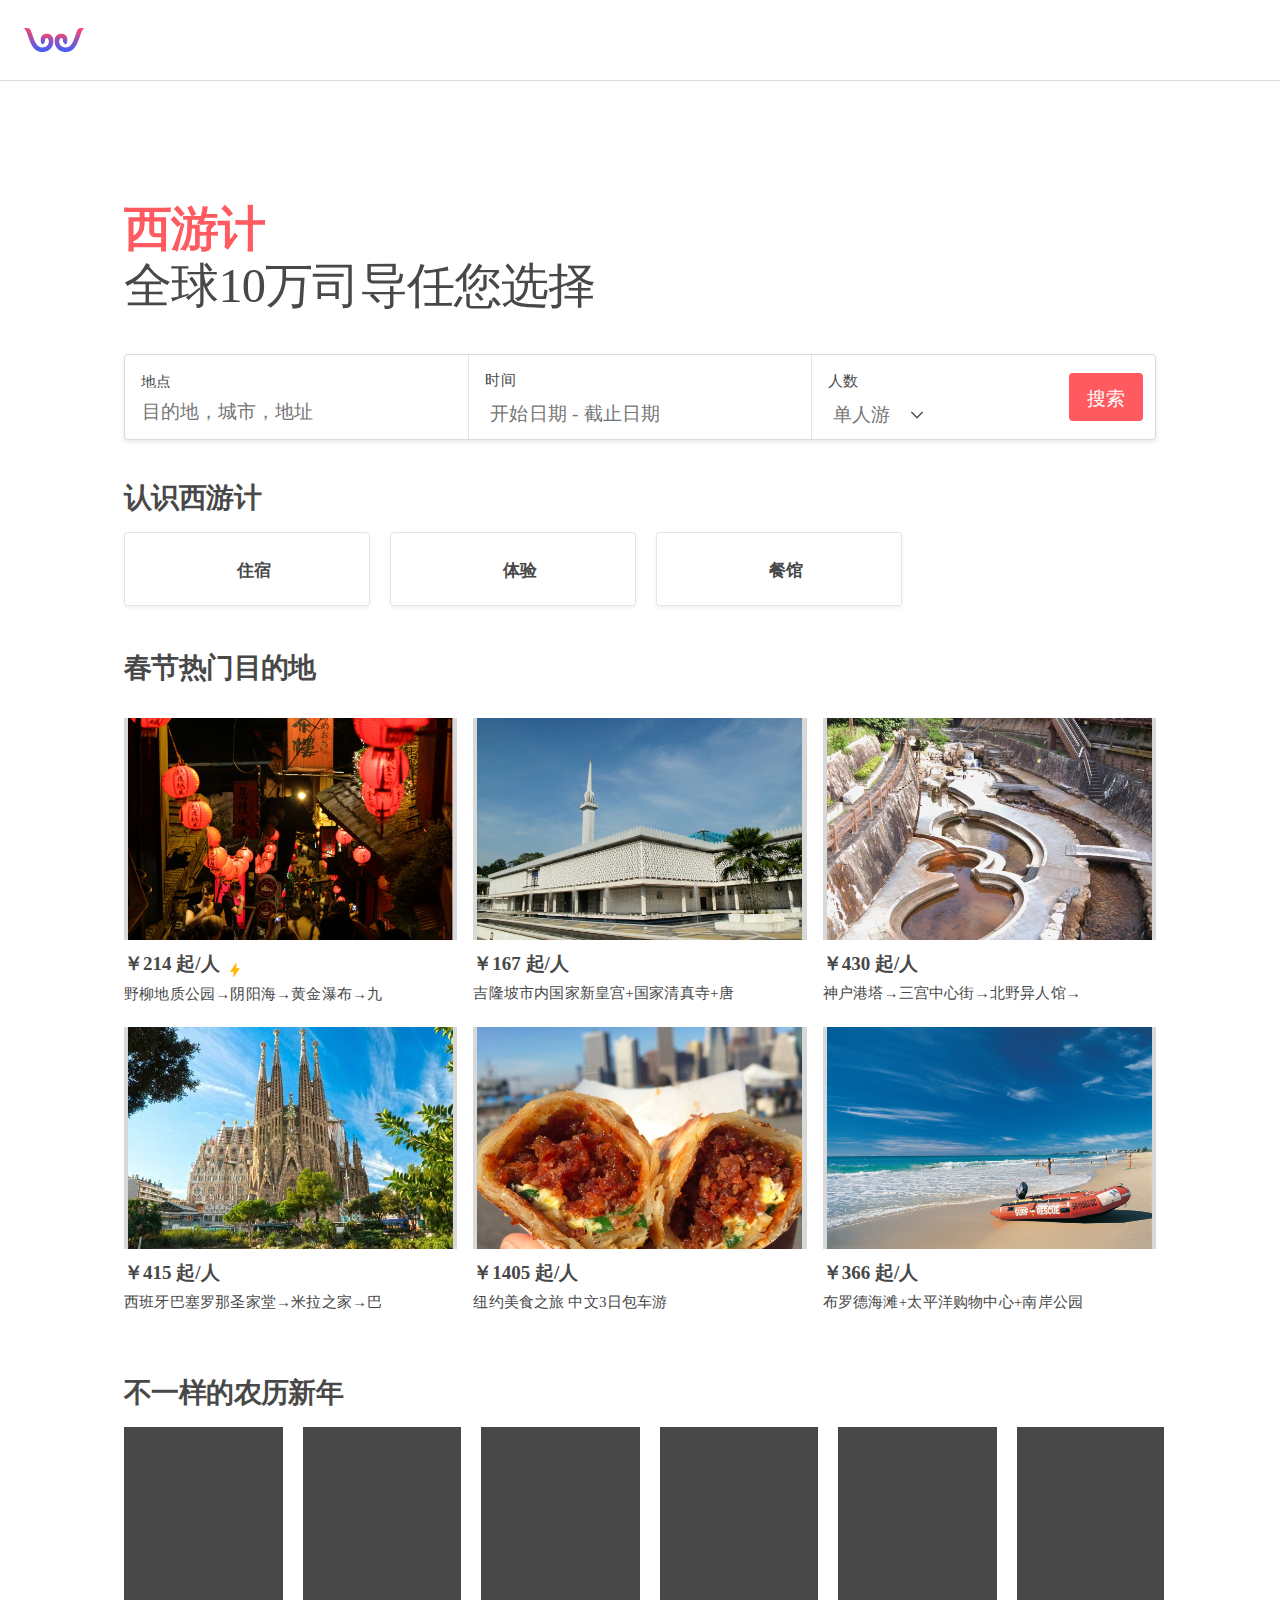
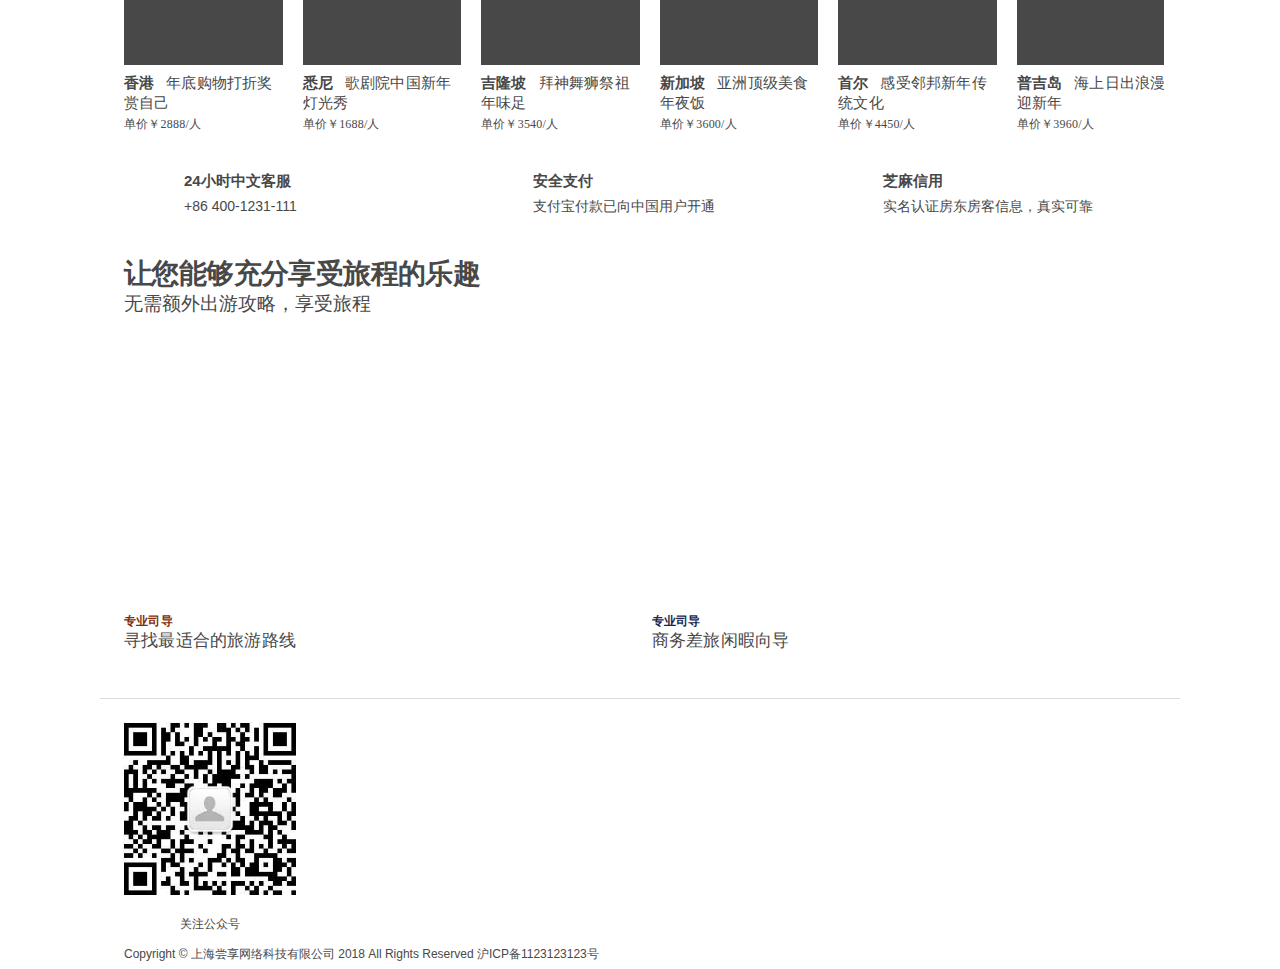
<file: index.html>
<!DOCTYPE html>

<head>
    <meta charset="utf-8">
    <title>西游计 -出行好帮手</title>
    <meta http-equiv="X-UA-Compatible" content="IE=edge,chrome=1">
    <meta id="english-canonical-url" content="" />
    <meta name="viewport" content="width=device-width, initial-scale=1">
    <link href="./css/common.css" rel="stylesheet" type="text/css">
    <link href="./css/main.css" rel="stylesheet" type="text/css">
</head>

<body class="with-new-header has-epcot-header">
    <div dir="ltr" data-reactroot="">
        <div>
            <div class="_n6op57">
                <header role="banner" class="_8iqo2b">
                    <div class="_506yi8">
                        <div class="_2930ex">
                            <div class="_ni9axhe">
                                <div>
                                    <div class="_ousp44">
                                        <div>
                                            <div>
                                                <button aria-label="主页面菜单" aria-haspopup="true" class="_1gbvotfo">
                                                    <div class="_5nim5h">
                                                        <div class="_36rlri">
                                                            <div class="_iiid5y">
                                                                <img src="./images/logo.png" alt="westrip">
                                                            </div>
                                                        </div>
                                                    </div>
                                                </button>
                                            </div>
                                        </div>
                                    </div>
                                    <div class="_xbzxbi"></div>
                                    <div class="_pw89d3"></div>
                                </div>
                            </div>
                            <div class="_10ejfg4u"></div>
                        </div>
                    </div>
                </header>
            </div>
            <main id="site-content" tabindex="-1" class="_oxmg4f2">
                <div>
                    <div>
                        <div class="_jeonpt">
                            <div class="_djxl322">
                                <div class="_ni9axhe">
                                    <div>
                                        <div class="_rx21p86" style="background-color:transparent">
                                            <div style="margin-top:40px">
                                                <div class="_13o8qr2">
                                                    <h1 class="_6xhnqmg">
                                                        <span class="_qjhvrlm">西游计 </span>
                                                        <div>全球10万司导任您选择</div>
                                                    </h1>
                                                </div>
                                            </div>
                                        </div>
                                    </div>
                                    <div class="_ovebx1" style="background-color:transparent">
                                        <div class="_1mxmmj5">
                                            <div class="_puzkdo">
                                                <div>
                                                    <div class="_siy8gh">
                                                        <form action="/s/all" method="get">
                                                            <div class="_yknc3y">
                                                                <div class="_mv0xzc" style="width:100%">
                                                                    <div class="_1a16r5f">地点</div>
                                                                    <div class="_9x5pqs">
                                                                        <div class="_gor68n">
                                                                            <div>
                                                                                <div class="_e296pg">
                                                                                    <div class="_9hxttoo">
                                                                                        <label class="_1m8bb6v" for="GeocompleteController-via-SearchBarLarge">地点</label>
                                                                                        <div dir="ltr">
                                                                                            <div class="_r4v4us8">
                                                                                                <div class="_178faes">
                                                                                                    <input type="text" autoComplete="off" class="_11hx9rdn" id="GeocompleteController-via-SearchBarLarge" name="location" placeholder="目的地，城市，地址"
                                                                                                        value="" />
                                                                                                </div>
                                                                                            </div>
                                                                                        </div>
                                                                                    </div>
                                                                                </div>
                                                                            </div>
                                                                        </div>
                                                                    </div>
                                                                    <div class="_tue2mi"></div>
                                                                </div>
                                                                <div class="_14k6p0zm" style="width:100%">
                                                                    <div class="_1a16r5f">时间</div>
                                                                    <div class="webcot-lg-datepicker webcot-lg-datepicker--jumbo">
                                                                        <div class="_1khj8ljm">
                                                                            <span class="best-cal-dates-experiment"></span>
                                                                        </div>
                                                                        <div class="_11a3m4gw">
                                                                            <button type="button" tabindex="-1" class="_6vcgjqy">
                                                                                <span class="_12hl23n"></span>
                                                                                <span class="_1g9h1wl6">
                                                                                    <span class="_uqis51">开始日期
                                                                                        <!-- -->-
                                                                                        <span data-checkout="true">截止日期</span>
                                                                                    </span>
                                                                                </span>
                                                                            </button>
                                                                        </div>
                                                                    </div>
                                                                    <div class="_tue2mi"></div>
                                                                </div>
                                                                <div class="_mv0xzc" style="width:100%">
                                                                    <div class="_1a16r5f">人数</div>
                                                                    <div>
                                                                        <button type="button" class="_6vcgjqy">
                                                                            <span class="_12hl23n"></span>
                                                                            <span class="_1g9h1wl6">
                                                                                <span>
                                                                                    <span>单人游</span>
                                                                                </span>
                                                                            </span>
                                                                            <span class="_ki52l6">
                                                                                <div class="_d5depq" style="transform:rotate(0deg)">
                                                                                    <svg viewBox="0 0 18 18" role="presentation" aria-hidden="true" focusable="false" style="height:12px;width:12px;display:block;fill:currentColor">
                                                                                        <path d="m16.29 4.3a1 1 0 1 1 1.41 1.42l-8 8a1 1 0 0 1 -1.41 0l-8-8a1 1 0 1 1 1.41-1.42l7.29 7.29z" fill-rule="evenodd"></path>
                                                                                    </svg>
                                                                                </div>
                                                                            </span>
                                                                        </button>
                                                                    </div>
                                                                    <div class="_tue2mi"></div>
                                                                </div>
                                                                <div class="_mv0xzc" style="width:0%">
                                                                    <span type="submit" class="_yg07j9">
                                                                        <span style="display: block;margin-top: 18px;">搜索</span>
                                                                    </span>
                                                                    <div class="_tue2mi"></div>
                                                                </div>
                                                            </div>
                                                        </form>
                                                    </div>
                                                </div>
                                            </div>
                                        </div>
                                        <span style="font-size:0"></span>
                                    </div>
                                </div>
                            </div>
                        </div>
                        <div class="_ovebx1" style="background-color:transparent;min-height:400px">
                            <div></div>
                            <div>
                                <div itemProp="itemList" itemscope="" itemType="http://schema.org/ItemList">
                                    <div>
                                        <div>
                                            <div class="_1ibtygfe">
                                                <div class="_3ly5sd">
                                                    <div class="_1mtjcg0">
                                                        <div class="_z0mpwy">
                                                            <h3 class="_1a3ojjlv">认识西游计</h3>
                                                        </div>
                                                    </div>
                                                </div>
                                                <span style="font-size:0"></span>
                                                <div style="margin-top:8px">
                                                    <div class="_6htn2u">
                                                        <div class="_5vk1jx3">
                                                            <div class="_ovop6f8">
                                                                <div class="_1ui1c389">
                                                                    <div class="_qgh1p4">
                                                                        <button type="button" class="_6m75u2" aria-busy="false" data-veloute="explore-nav-card:/homes">
                                                                            <div>
                                                                                <div class="_112c092">
                                                                                    <div class="_1thk0tsb">
                                                                                        <div class="_e296pg" style="width:96px;height:72px">
                                                                                            <div class="_6ikqekk" style="width:96px;height:72px;background-image:url(https://z1.muscache.cn/im/pictures/8b7519ec-2c82-4c09-8233-fd4d2715bbf9.jpg?aki_policy=large)"></div>
                                                                                        </div>
                                                                                    </div>
                                                                                    <div class="_ni9axhe">
                                                                                        <div class="_13lgpze">
                                                                                            <div class="_1lia7m4m">
                                                                                                <span class="_1t073h8">住宿</span>
                                                                                            </div>
                                                                                        </div>
                                                                                    </div>
                                                                                </div>
                                                                            </div>
                                                                        </button>
                                                                    </div>
                                                                </div>
                                                                <div class="_1ui1c389">
                                                                    <div class="_qgh1p4">
                                                                        <button type="button" class="_6m75u2" aria-busy="false" data-veloute="explore-nav-card:/experiences">
                                                                            <div>
                                                                                <div class="_112c092">
                                                                                    <div class="_1thk0tsb">
                                                                                        <div class="_e296pg" style="width:96px;height:72px">
                                                                                            <div class="_6ikqekk" style="width:96px;height:72px;background-image:url(https://z1.muscache.cn/im/pictures/cb8b3101-d419-4c17-8e2f-4989b39b98c3.jpg?aki_policy=large)"></div>
                                                                                        </div>
                                                                                    </div>
                                                                                    <div class="_ni9axhe">
                                                                                        <div class="_13lgpze">
                                                                                            <div class="_1lia7m4m">
                                                                                                <span class="_1t073h8">体验</span>
                                                                                            </div>
                                                                                        </div>
                                                                                    </div>
                                                                                </div>
                                                                            </div>
                                                                        </button>
                                                                    </div>
                                                                </div>
                                                                <div class="_1ui1c389">
                                                                    <div class="_qgh1p4">
                                                                        <button type="button" class="_6m75u2" aria-busy="false" data-veloute="explore-nav-card:/restaurants">
                                                                            <div>
                                                                                <div class="_112c092">
                                                                                    <div class="_1thk0tsb">
                                                                                        <div class="_e296pg" style="width:96px;height:72px">
                                                                                            <div class="_6ikqekk" style="width:96px;height:72px;background-image:url(https://z1.muscache.cn/im/pictures/da2d8e97-90b7-409f-94ac-5ab0327c289b.jpg?aki_policy=large)"></div>
                                                                                        </div>
                                                                                    </div>
                                                                                    <div class="_ni9axhe">
                                                                                        <div class="_13lgpze">
                                                                                            <div class="_1lia7m4m">
                                                                                                <span class="_1t073h8">餐馆</span>
                                                                                            </div>
                                                                                        </div>
                                                                                    </div>
                                                                                </div>
                                                                            </div>
                                                                        </button>
                                                                    </div>
                                                                </div>
                                                            </div>
                                                        </div>
                                                    </div>
                                                </div>
                                            </div>
                                        </div>
                                    </div>
                                    <div>
                                        <div>
                                            <div class="_aov0j6">
                                                <div class="_3ly5sd">
                                                    <div class="_1mtjcg0">
                                                        <div class="_z0mpwy">
                                                            <h3 class="_1a3ojjlv">春节热门目的地</h3>
                                                        </div>
                                                    </div>
                                                </div>
                                                <span style="font-size:0"></span>
                                                <div style="margin-bottom:24px"></div>
                                                <div class="_6htn2u">
                                                    <div class="_5vk1jx3">
                                                        <div class="_1wje8r48">
                                                            <div class="_1t696n50">
                                                                <div class="_xsrphgv">
                                                                    <div style="margin-bottom:12px">
                                                                        <div id="listing-534650" class="_f21qs6">
                                                                            <a href="./info_1.html">
                                                                                <div class="_1xligvk">
                                                                                    <div class="_18q6tiq" style="padding-top:66.6667%;background:#D8D8D8">
                                                                                        <div class="_1szwzht">
                                                                                            <div class="_e296pg" style="width:100%;height:100%">
                                                                                                <div class="_1lt1fimm" style="width:100%;height:100%;background-image:url(./images/1.jpg)" role="img" aria-label="House with terrace in Paris Center"></div>
                                                                                            </div>
                                                                                            <div>
                                                                                                <div class="_5ruk8" aria-hidden="false">
                                                                                                    <div class="_1xf3sln">
                                                                                                        <span class="_1m8bb6v">
                                                                                                        </span>
                                                                                                    </div>
                                                                                                </div>
                                                                                            </div>
                                                                                        </div>
                                                                                    </div>
                                                                                </div>
                                                                            </a>
                                                                            <div class="_1p1zqo2" style="position:relative">
                                                                                <div class="_1joc06t">
                                                                                    <div class="_ij17et">
                                                                                        <span>
                                                                                            <span class="_1wewjvnm">
                                                                                                <span class="_1m8bb6v">
                                                                                                    <span>价格</span>
                                                                                                </span>
                                                                                                <span>￥214</span>
                                                                                            </span>
                                                                                            <span class="_1wewjvnm">
                                                                                                <div class="_36rlri" style="margin-left:0">
                                                                                                    <span class="_56txr3">
                                                                                                        <span>起/人</span>
                                                                                                    </span>
                                                                                                </div>
                                                                                            </span>
                                                                                        </span>
                                                                                        <span class="_12jdspno">
                                                                                            <span class="_1bkawpdm">
                                                                                                <svg viewBox="0 0 16 24" role="img" aria-label="闪订功能" focusable="false" style="height:14px;width:14px;display:block;fill:#FFB400">
                                                                                                    <path d="m15.65 9.16c-.16-.27-.47-.42-.78-.39l-3.72.38c-1 .1-1.13-.02-1.06-.86l.6-7.02c.03-.37.08-1.11-.41-1.25-.42-.12-.86.42-1.07.72l-9.07 13.35c-.18.26-.19.6-.03.87s.47.41.78.39l3.86-.39c1-.1.99 0 .92.84l-.6 7.06c-.03.37.02.95.42 1.09.48.16.91-.34 1.06-.56 2.27-3.34 9.07-13.35 9.07-13.35.18-.26.19-.6.03-.87"
                                                                                                        fill-rule="evenodd"></path>
                                                                                                </svg>
                                                                                            </span>
                                                                                        </span>
                                                                                    </div>
                                                                                </div>
                                                                                <div class="_1ap4g6fo">
                                                                                    <span class="_1nqravdm">
                                                                                        <span>野柳地质公园→阴阳海→黄金瀑布→九份老街→猴硐猫村→十分
                                                                                        </span>
                                                                                    </span>
                                                                                </div>
                                                                                <div class="_144gzuv">
                                                                                    <span class="_1tjhawg5">
                                                                                        <span class="_j1kt73">
                                                                                        </span>
                                                                                    </span>
                                                                                </div>
                                                                            </div>
                                                                        </div>
                                                                    </div>
                                                                </div>
                                                            </div>
                                                            <div class="_1t696n50">
                                                                <div class="_xsrphgv">
                                                                    <div style="margin-bottom:12px">
                                                                        <div id="listing-4973468" class="_f21qs6">
                                                                            <div class="_1xligvk">
                                                                                <a href="./info_2.html">
                                                                                    <div class="_18q6tiq" style="padding-top:66.6667%;background:#D8D8D8">
                                                                                        <div class="_1szwzht">
                                                                                            <div class="_e296pg" style="width:100%;height:100%">
                                                                                                <div class="_1lt1fimm" style="width:100%;height:100%;background-image:url(./images/2.jpeg)"
                                                                                                    role="img" aria-label="Cosy Room  Paris Center in the Marais"></div>
                                                                                            </div>
                                                                                            <div>
                                                                                                <div class="_5ruk8" aria-hidden="false">
                                                                                                    <div class="_1xf3sln">
                                                                                                        <span class="_1m8bb6v">吉隆坡市内国家新皇宫+国家清真寺+唐人街+独立广场+双子塔
                                                                                                        </span>
                                                                                                    </div>
                                                                                                </div>
                                                                                            </div>
                                                                                        </div>
                                                                                    </div>
                                                                                </a>
                                                                            </div>
                                                                            <div class="_1p1zqo2" style="position:relative">
                                                                                <div class="_1joc06t">
                                                                                    <div class="_ij17et">
                                                                                        <span>
                                                                                            <span class="_1wewjvnm">
                                                                                                <span class="_1m8bb6v">
                                                                                                    <span>价格</span>
                                                                                                </span>
                                                                                                <span>￥167</span>
                                                                                            </span>
                                                                                            <span class="_1wewjvnm">
                                                                                                <div class="_36rlri" style="margin-left:0">
                                                                                                    <span class="_56txr3">
                                                                                                        <span>起/人</span>
                                                                                                    </span>
                                                                                                </div>
                                                                                            </span>
                                                                                        </span>
                                                                                    </div>
                                                                                </div>
                                                                                <div class="_1ap4g6fo">
                                                                                    <span class="_1nqravdm">
                                                                                        <span>吉隆坡市内国家新皇宫+国家清真寺+唐人街+独立广场+双子塔
                                                                                        </span>
                                                                                    </span>
                                                                                </div>
                                                                            </div>
                                                                        </div>
                                                                    </div>
                                                                </div>
                                                            </div>
                                                            <div class="_1t696n50">
                                                                <div class="_xsrphgv">
                                                                    <div style="margin-bottom:12px">
                                                                        <div id="listing-1072918" class="_f21qs6">
                                                                            <div class="_1xligvk">
                                                                                <a href="./info_3.html">
                                                                                    <div class="_18q6tiq" style="padding-top:66.6667%;background:#D8D8D8">
                                                                                        <div class="_1szwzht">
                                                                                            <div class="_e296pg" style="width:100%;height:100%">
                                                                                                <div class="_1lt1fimm" style="width:100%;height:100%;background-image:url(./images/3.jpeg)"
                                                                                                    role="img" aria-label="Superb flat 3 rooms, great location"></div>
                                                                                            </div>
                                                                                            <div>
                                                                                                <div class="_5ruk8" aria-hidden="false">
                                                                                                    <div class="_1xf3sln">
                                                                                                        <span class="_1m8bb6v">神户港塔→三宫中心街→北野异人馆→六甲山展望台→有马温泉
                                                                                                        </span>
                                                                                                    </div>
                                                                                                </div>
                                                                                            </div>
                                                                                        </div>
                                                                                    </div>
                                                                                </a>
                                                                            </div>
                                                                            <div class="_1p1zqo2" style="position:relative">
                                                                                <div class="_1joc06t">
                                                                                    <div class="_ij17et">
                                                                                        <span>
                                                                                            <span class="_1wewjvnm">
                                                                                                <span class="_1m8bb6v">
                                                                                                    <span>价格</span>
                                                                                                </span>
                                                                                                <span>￥430</span>
                                                                                            </span>
                                                                                            <span class="_1wewjvnm">
                                                                                                <div class="_36rlri" style="margin-left:0">
                                                                                                    <span class="_56txr3">
                                                                                                        <span>起/人</span>
                                                                                                    </span>
                                                                                                </div>
                                                                                            </span>
                                                                                        </span>
                                                                                    </div>
                                                                                </div>
                                                                                <div class="_1ap4g6fo">
                                                                                    <span class="_1nqravdm">
                                                                                        <span>神户港塔→三宫中心街→北野异人馆→六甲山展望台→有马温泉
                                                                                        </span>
                                                                                    </span>
                                                                                </div>
                                                                            </div>
                                                                        </div>
                                                                    </div>
                                                                </div>
                                                            </div>
                                                            <div class="_1t696n50">
                                                                <div class="_xsrphgv">
                                                                    <div style="margin-bottom:12px">
                                                                        <div id="listing-744649" class="_f21qs6">
                                                                            <div class="_1xligvk">
                                                                                <a href="./info_4.html">
                                                                                    <div class="_18q6tiq" style="padding-top:66.6667%;background:#D8D8D8">
                                                                                        <div class="_1szwzht">
                                                                                            <div class="_e296pg" style="width:100%;height:100%">
                                                                                                <div class="_1lt1fimm" style="width:100%;height:100%;background-image:url(./images/4.jpeg)"
                                                                                                    role="img" aria-label="Charming bedroom with bathroom"></div>
                                                                                            </div>
                                                                                            <div>
                                                                                                <div class="_5ruk8" aria-hidden="false">
                                                                                                    <div class="_1xf3sln">
                                                                                                        <span class="_1m8bb6v">西班牙巴塞罗那圣家堂→米拉之家→巴特罗之家→奥林匹克港
                                                                                                        </span>
                                                                                                    </div>
                                                                                                </div>
                                                                                            </div>
                                                                                        </div>
                                                                                    </div>
                                                                                </a>
                                                                            </div>
                                                                            <div class="_1p1zqo2" style="position:relative">
                                                                                <div class="_1joc06t">
                                                                                    <div class="_ij17et">
                                                                                        <span>
                                                                                            <span class="_1wewjvnm">
                                                                                                <span class="_1m8bb6v">
                                                                                                    <span>价格</span>
                                                                                                </span>
                                                                                                <span>￥415</span>
                                                                                            </span>
                                                                                            <span class="_1wewjvnm">
                                                                                                <div class="_36rlri" style="margin-left:0">
                                                                                                    <span class="_56txr3">
                                                                                                        <span>起/人</span>
                                                                                                    </span>
                                                                                                </div>
                                                                                            </span>
                                                                                        </span>
                                                                                    </div>
                                                                                </div>
                                                                                <div class="_1ap4g6fo">
                                                                                    <span class="_1nqravdm">
                                                                                        <span>西班牙巴塞罗那圣家堂→米拉之家→巴特罗之家→奥林匹克港
                                                                                        </span>
                                                                                    </span>
                                                                                </div>
                                                                            </div>
                                                                        </div>
                                                                    </div>
                                                                </div>
                                                            </div>
                                                            <div class="_1t696n50">
                                                                <div class="_xsrphgv">
                                                                    <div style="margin-bottom:12px">
                                                                        <div id="listing-2749954" class="_f21qs6">
                                                                            <div class="_1xligvk">
                                                                                <a href="./info_5.html">
                                                                                    <div class="_18q6tiq" style="padding-top:66.6667%;background:#D8D8D8">
                                                                                        <div class="_1szwzht">
                                                                                            <div class="_e296pg" style="width:100%;height:100%">
                                                                                                <div class="_1lt1fimm" style="width:100%;height:100%;background-image:url(./images/5.jpeg)"
                                                                                                    role="img" aria-label="Little house in Paris, Loft, Canal"></div>
                                                                                            </div>
                                                                                            <div>
                                                                                                <div class="_5ruk8" aria-hidden="false">
                                                                                                    <div class="_1xf3sln">
                                                                                                        <span class="_1m8bb6v">纽约美食之旅 中文3日包车游
                                                                                                        </span>
                                                                                                    </div>
                                                                                                </div>
                                                                                            </div>
                                                                                        </div>
                                                                                    </div>
                                                                                </a>
                                                                            </div>
                                                                            <div class="_1p1zqo2" style="position:relative">
                                                                                <div class="_1joc06t">
                                                                                    <div class="_ij17et">
                                                                                        <span>
                                                                                            <span class="_1wewjvnm">
                                                                                                <span class="_1m8bb6v">
                                                                                                    <span>价格</span>
                                                                                                </span>
                                                                                                <span>￥1405</span>
                                                                                            </span>
                                                                                            <span class="_1wewjvnm">
                                                                                                <div class="_36rlri" style="margin-left:0">
                                                                                                    <span class="_56txr3">
                                                                                                        <span>起/人</span>
                                                                                                    </span>
                                                                                                </div>
                                                                                            </span>
                                                                                        </span>
                                                                                    </div>
                                                                                </div>
                                                                                <div class="_1ap4g6fo">
                                                                                    <span class="_1nqravdm">
                                                                                        <span>纽约美食之旅 中文3日包车游
                                                                                        </span>
                                                                                    </span>
                                                                                </div>
                                                                            </div>
                                                                        </div>
                                                                    </div>
                                                                </div>
                                                            </div>
                                                            <div class="_1t696n50">
                                                                <div class="_xsrphgv">
                                                                    <div style="margin-bottom:12px">
                                                                        <div id="listing-1866733" class="_f21qs6">
                                                                            <div class="_1xligvk">
                                                                                <a href="./info_6.html">
                                                                                    <div class="_18q6tiq" style="padding-top:66.6667%;background:#D8D8D8">
                                                                                        <div class="_1szwzht">
                                                                                            <div class="_e296pg" style="width:100%;height:100%">
                                                                                                <div class="_1lt1fimm" style="width:100%;height:100%;background-image:url(./images/6.jpeg)"
                                                                                                    role="img" aria-label="AMAZING HOUSE HIGH MARAIS"></div>
                                                                                            </div>
                                                                                            <div>
                                                                                                <div class="_5ruk8" aria-hidden="false">
                                                                                                    <div class="_1xf3sln">
                                                                                                        <span class="_1m8bb6v">布罗德海滩+太平洋购物中心+南岸公园
                                                                                                        </span>
                                                                                                    </div>
                                                                                                </div>
                                                                                            </div>
                                                                                        </div>
                                                                                    </div>
                                                                                </a>
                                                                            </div>
                                                                            <div class="_1p1zqo2" style="position:relative">
                                                                                <div class="_1joc06t">
                                                                                    <div class="_ij17et">
                                                                                        <span>
                                                                                            <span class="_1wewjvnm">
                                                                                                <span class="_1m8bb6v">
                                                                                                    <span>价格</span>
                                                                                                </span>
                                                                                                <span>￥366</span>
                                                                                            </span>
                                                                                            <span class="_1wewjvnm">
                                                                                                <div class="_36rlri" style="margin-left:0">
                                                                                                    <span class="_56txr3">
                                                                                                        <span>起/人</span>
                                                                                                    </span>
                                                                                                </div>
                                                                                            </span>
                                                                                        </span>
                                                                                    </div>
                                                                                </div>
                                                                                <div class="_1ap4g6fo">
                                                                                    <span class="_1nqravdm">
                                                                                        <span>布罗德海滩+太平洋购物中心+南岸公园</span>
                                                                                    </span>
                                                                                </div>
                                                                            </div>
                                                                        </div>
                                                                    </div>
                                                                </div>
                                                            </div>
                                                        </div>
                                                    </div>
                                                </div>
                                            </div>
                                        </div>
                                    </div>
                                    <div>
                                        <div>
                                            <div class="_aov0j6">
                                                <div class="_3ly5sd">
                                                    <div class="_1mtjcg0">
                                                        <div class="_z0mpwy">
                                                            <h3 class="_1a3ojjlv">不一样的农历新年</h3>
                                                        </div>
                                                    </div>
                                                </div>
                                                <span style="font-size:0"></span>
                                                <div style="margin-top:8px;margin-bottom:12px">
                                                    <div class="_6htn2u">
                                                        <div class="_5vk1jx3">
                                                            <div class="_ovop6f8">
                                                                <div class="_1q3tnxlf">
                                                                    <div class="_qgh1p4">
                                                                        <div>
                                                                            <div>
                                                                                <div class="_18q6tiq" style="padding-top:150%;background:#484848">
                                                                                    <div class="_1szwzht">
                                                                                        <div class="_5u0r7" style="background-image:url(https://z1.muscache.cn/airbnb/static/china_p1_redesign/HongKong-d2a0c673c4e1a28dbb7f6f0fddf38c32.jpg)"></div>
                                                                                    </div>
                                                                                </div>
                                                                                <div style="margin-top:8px">
                                                                                    <span class="_2oa6ko">
                                                                                        <span class="_qhu8j16">香港</span>
                                                                                    </span>
                                                                                    <span class="_1puftlt">
                                                                                        <span class="_1nqravdm">年底购物打折奖赏自己</span>
                                                                                    </span>
                                                                                    <span class="_sn72dk">
                                                                                        <span class="_umq7mjm">单价￥2888/人</span>
                                                                                    </span>
                                                                                </div>
                                                                            </div>
                                                                        </div>
                                                                    </div>
                                                                </div>
                                                                <div class="_1q3tnxlf">
                                                                    <div class="_qgh1p4">
                                                                        <div>
                                                                            <div>
                                                                                <div class="_18q6tiq" style="padding-top:150%;background:#484848">
                                                                                    <div class="_1szwzht">
                                                                                        <div class="_5u0r7" style="background-image:url(https://z1.muscache.cn/airbnb/static/china_p1_redesign/Sydney-1a8057bc964d033774bb9c98e411f6c8.jpg)"></div>
                                                                                    </div>
                                                                                </div>
                                                                                <div style="margin-top:8px">
                                                                                    <span class="_2oa6ko">
                                                                                        <span class="_qhu8j16">悉尼</span>
                                                                                    </span>
                                                                                    <span class="_1puftlt">
                                                                                        <span class="_1nqravdm">歌剧院中国新年灯光秀</span>
                                                                                    </span>
                                                                                    <span class="_sn72dk">
                                                                                        <span class="_umq7mjm">单价￥1688/人</span>
                                                                                    </span>
                                                                                </div>
                                                                            </div>
                                                                        </div>
                                                                    </div>
                                                                </div>
                                                                <div class="_1q3tnxlf">
                                                                    <div class="_qgh1p4">
                                                                        <div>
                                                                            <div>
                                                                                <div class="_18q6tiq" style="padding-top:150%;background:#484848">
                                                                                    <div class="_1szwzht">
                                                                                        <div class="_5u0r7" style="background-image:url(https://z1.muscache.cn/airbnb/static/china_p1_redesign/Kuala-Lumpur-b24afc281d75c4efc119f122082a4051.jpg)"></div>
                                                                                    </div>
                                                                                </div>
                                                                                <div style="margin-top:8px">
                                                                                    <span class="_2oa6ko">
                                                                                        <span class="_qhu8j16">吉隆坡</span>
                                                                                    </span>
                                                                                    <span class="_1puftlt">
                                                                                        <span class="_1nqravdm">拜神舞狮祭祖年味足</span>
                                                                                    </span>
                                                                                    <span class="_sn72dk">
                                                                                        <span class="_umq7mjm">单价￥3540/人</span>
                                                                                    </span>
                                                                                </div>
                                                                            </div>
                                                                        </div>
                                                                    </div>
                                                                </div>
                                                                <div class="_1q3tnxlf">
                                                                    <div class="_qgh1p4">
                                                                        <div>
                                                                            <div>
                                                                                <div class="_18q6tiq" style="padding-top:150%;background:#484848">
                                                                                    <div class="_1szwzht">
                                                                                        <div class="_5u0r7" style="background-image:url(https://z1.muscache.cn/airbnb/static/china_p1_redesign/Singapore-c1f1c9ce8d19f617b71505094d8066cf.jpg)"></div>
                                                                                    </div>
                                                                                </div>
                                                                                <div style="margin-top:8px">
                                                                                    <span class="_2oa6ko">
                                                                                        <span class="_qhu8j16">新加坡</span>
                                                                                    </span>
                                                                                    <span class="_1puftlt">
                                                                                        <span class="_1nqravdm">亚洲顶级美食年夜饭</span>
                                                                                    </span>
                                                                                    <span class="_sn72dk">
                                                                                        <span class="_umq7mjm">单价￥3600/人</span>
                                                                                    </span>
                                                                                </div>
                                                                            </div>
                                                                        </div>
                                                                    </div>
                                                                </div>
                                                                <div class="_1q3tnxlf">
                                                                    <div class="_qgh1p4">
                                                                        <div>
                                                                            <div>
                                                                                <div class="_18q6tiq" style="padding-top:150%;background:#484848">
                                                                                    <div class="_1szwzht">
                                                                                        <div class="_5u0r7" style="background-image:url(https://z1.muscache.cn/airbnb/static/china_p1_redesign/Seoul-cd4f503c1db939c02606593d78b16446.jpg)"></div>
                                                                                    </div>
                                                                                </div>
                                                                                <div style="margin-top:8px">
                                                                                    <span class="_2oa6ko">
                                                                                        <span class="_qhu8j16">首尔</span>
                                                                                    </span>
                                                                                    <span class="_1puftlt">
                                                                                        <span class="_1nqravdm">感受邻邦新年传统文化</span>
                                                                                    </span>
                                                                                    <span class="_sn72dk">
                                                                                        <span class="_umq7mjm">单价￥4450/人</span>
                                                                                    </span>
                                                                                </div>
                                                                            </div>
                                                                        </div>
                                                                    </div>
                                                                </div>
                                                                <div class="_1q3tnxlf">
                                                                    <div class="_qgh1p4">
                                                                        <div>
                                                                            <div>
                                                                                <div class="_18q6tiq" style="padding-top:150%;background:#484848">
                                                                                    <div class="_1szwzht">
                                                                                        <div class="_5u0r7" style="background-image:url(https://z1.muscache.cn/airbnb/static/china_p1_redesign/Phuket-Island-482808e669ad8788988cf73fe5c4cc1b.jpg)"></div>
                                                                                    </div>
                                                                                </div>
                                                                                <div style="margin-top:8px">
                                                                                    <span class="_2oa6ko">
                                                                                        <span class="_qhu8j16">普吉岛</span>
                                                                                    </span>
                                                                                    <span class="_1puftlt">
                                                                                        <span class="_1nqravdm">海上日出浪漫迎新年</span>
                                                                                    </span>
                                                                                    <span class="_sn72dk">
                                                                                        <span class="_umq7mjm">单价￥3960/人</span>
                                                                                    </span>
                                                                                </div>
                                                                            </div>
                                                                        </div>
                                                                    </div>
                                                                </div>
                                                            </div>
                                                        </div>
                                                    </div>
                                                </div>
                                            </div>
                                        </div>
                                    </div>
                                    <div>
                                        <div>
                                            <div style="margin-top:24px"></div>
                                            <span style="font-size:0"></span>
                                            <div style="margin-top:16px;margin-bottom:16px">
                                                <div class="_2h22gn">
                                                    <div class="_4hfekbw">
                                                        <div class="_116f21c">
                                                            <div class="_7t6snw">
                                                                <div class="_1k5r8ym" style="background-image:url(https://a0.muscache.com/airbnb/static/homepages/china/icons/phone_icon_2x-3a9ac5d3cf53d592047b1f2abcc4814e.png)"></div>
                                                            </div>
                                                            <div>
                                                                <div class="_zimj4g">24小时中文客服</div>+86 400-1231-111</div>
                                                        </div>
                                                    </div>
                                                    <div class="_4hfekbw">
                                                        <div class="_1ptxmtw9">
                                                            <div class="_7t6snw">
                                                                <div class="_1k5r8ym" style="background-image:url(https://cn-ali.muscache.com/airbnb/static/homepages/china/icons/alipay_icon_2x-b02a7518b9ccf6eda87a38700ee54f85.png)"></div>
                                                            </div>
                                                            <div>
                                                                <div class="_zimj4g">安全支付</div>支付宝付款已向中国用户开通</div>
                                                        </div>
                                                    </div>
                                                    <div class="_4hfekbw">
                                                        <div class="_116f21c">
                                                            <div class="_7t6snw">
                                                                <div class="_1k5r8ym" style="background-image:url(https://cn-ali.muscache.com/airbnb/static/homepages/china/icons/sesame_credit@2x-18ded65dcd6b35e51339724b059f3e8c.png)"></div>
                                                            </div>
                                                            <div>
                                                                <div class="_zimj4g">芝麻信用</div>实名认证房东房客信息，真实可靠</div>
                                                        </div>
                                                    </div>
                                                </div>
                                            </div>
                                        </div>
                                    </div>
                                    <div>
                                        <div>
                                            <div class="_aov0j6">
                                                <div class="_3ly5sd">
                                                    <div class="_1mtjcg0">
                                                        <div class="_z0mpwy">
                                                            <h3 class="_1a3ojjlv">让您能够充分享受旅程的乐趣</h3>
                                                            <h4 class="_3yxvz6">无需额外出游攻略，享受旅程</h4>
                                                        </div>
                                                    </div>
                                                </div>
                                                <span style="font-size:0"></span>
                                                <div style="margin-top:8px;margin-bottom:12px">
                                                    <div class="_6htn2u">
                                                        <div class="_5vk1jx3">
                                                            <div class="_ovop6f8">
                                                                <div class="_1w8zifzk">
                                                                    <div class="_qgh1p4">
                                                                        <div style="margin-bottom:10px">
                                                                            <div class="_smd493">
                                                                                <div class="_18q6tiq" style="padding-top:51.3761%;background:transparent">
                                                                                    <div class="_1szwzht">
                                                                                        <div class="_1b1qqile">
                                                                                            <div class="_e296pg" style="width:100%;height:100%">
                                                                                                <div class="_6ikqekk" style="width:100%;height:100%;background-image:url(https://z1.muscache.cn/pictures/8e6761d4-2add-47ea-9406-2a6bcd5d3287.jpg?)"
                                                                                                    role="img" aria-label="家庭出游"></div>
                                                                                            </div>
                                                                                        </div>
                                                                                    </div>
                                                                                </div>
                                                                            </div>
                                                                        </div>
                                                                        <div style="margin-bottom:2px">
                                                                            <small class="_1cxs44em">
                                                                                <span class="_1xndkt" style="color:#802d0e">专业司导</span>
                                                                            </small>
                                                                        </div>
                                                                        <div style="margin-bottom:8px">
                                                                            <div class="_wbsbxz">
                                                                                <div class="_10m26pom">
                                                                                    <span class="_1sh0adt4">寻找最适合的旅游路线</span>
                                                                                </div>
                                                                            </div>
                                                                        </div>
                                                                    </div>
                                                                </div>
                                                                <div class="_1w8zifzk">
                                                                    <div class="_qgh1p4">
                                                                        <div style="margin-bottom:10px">
                                                                            <div class="_smd493">
                                                                                <div class="_18q6tiq" style="padding-top:51.3761%;background:transparent">
                                                                                    <div class="_1szwzht">
                                                                                        <div class="_1b1qqile">
                                                                                            <div class="_e296pg" style="width:100%;height:100%">
                                                                                                <div class="_6ikqekk" style="width:100%;height:100%;background-image:url(https://z1.muscache.cn/pictures/d3e308d8-a1ea-4c40-9b7a-f56c7123d421.jpg?)"
                                                                                                    role="img" aria-label="个人旅行"></div>
                                                                                            </div>
                                                                                        </div>
                                                                                    </div>
                                                                                </div>
                                                                            </div>
                                                                        </div>
                                                                        <div style="margin-bottom:2px">
                                                                            <small class="_1cxs44em">
                                                                                <span class="_1xndkt" style="color:#172951">专业司导</span>
                                                                            </small>
                                                                        </div>
                                                                        <div style="margin-bottom:8px">
                                                                            <div class="_wbsbxz">
                                                                                <div class="_10m26pom">
                                                                                    <span class="_1sh0adt4">商务差旅闲暇向导</span>
                                                                                </div>
                                                                            </div>
                                                                        </div>
                                                                    </div>
                                                                </div>
                                                            </div>
                                                        </div>
                                                    </div>
                                                </div>
                                            </div>
                                        </div>
                                    </div>
                                </div>
                            </div>
                        </div>
                    </div>
                </div>
            </main>
            <div>
                <div class="_8dapkt" style="max-width: 1080px !important;margin: 0 auto;">
                    <div style='text-align: right;'>
                        <div style="text-align: center;width: 200px;">
                            <img src="./images/WechatIMG111.jpeg" width="200" height="200" style="">
                            <span>关注公众号</span>
                        </div>
                    </div>
                    <div style="padding-left: 14px;">Copyright &copy; 上海尝享网络科技有限公司 2018 All Rights Reserved 沪ICP备1123123123号</div>
                </div>
            </div>
        </div>
    </div>
</body>

</html>
</file>
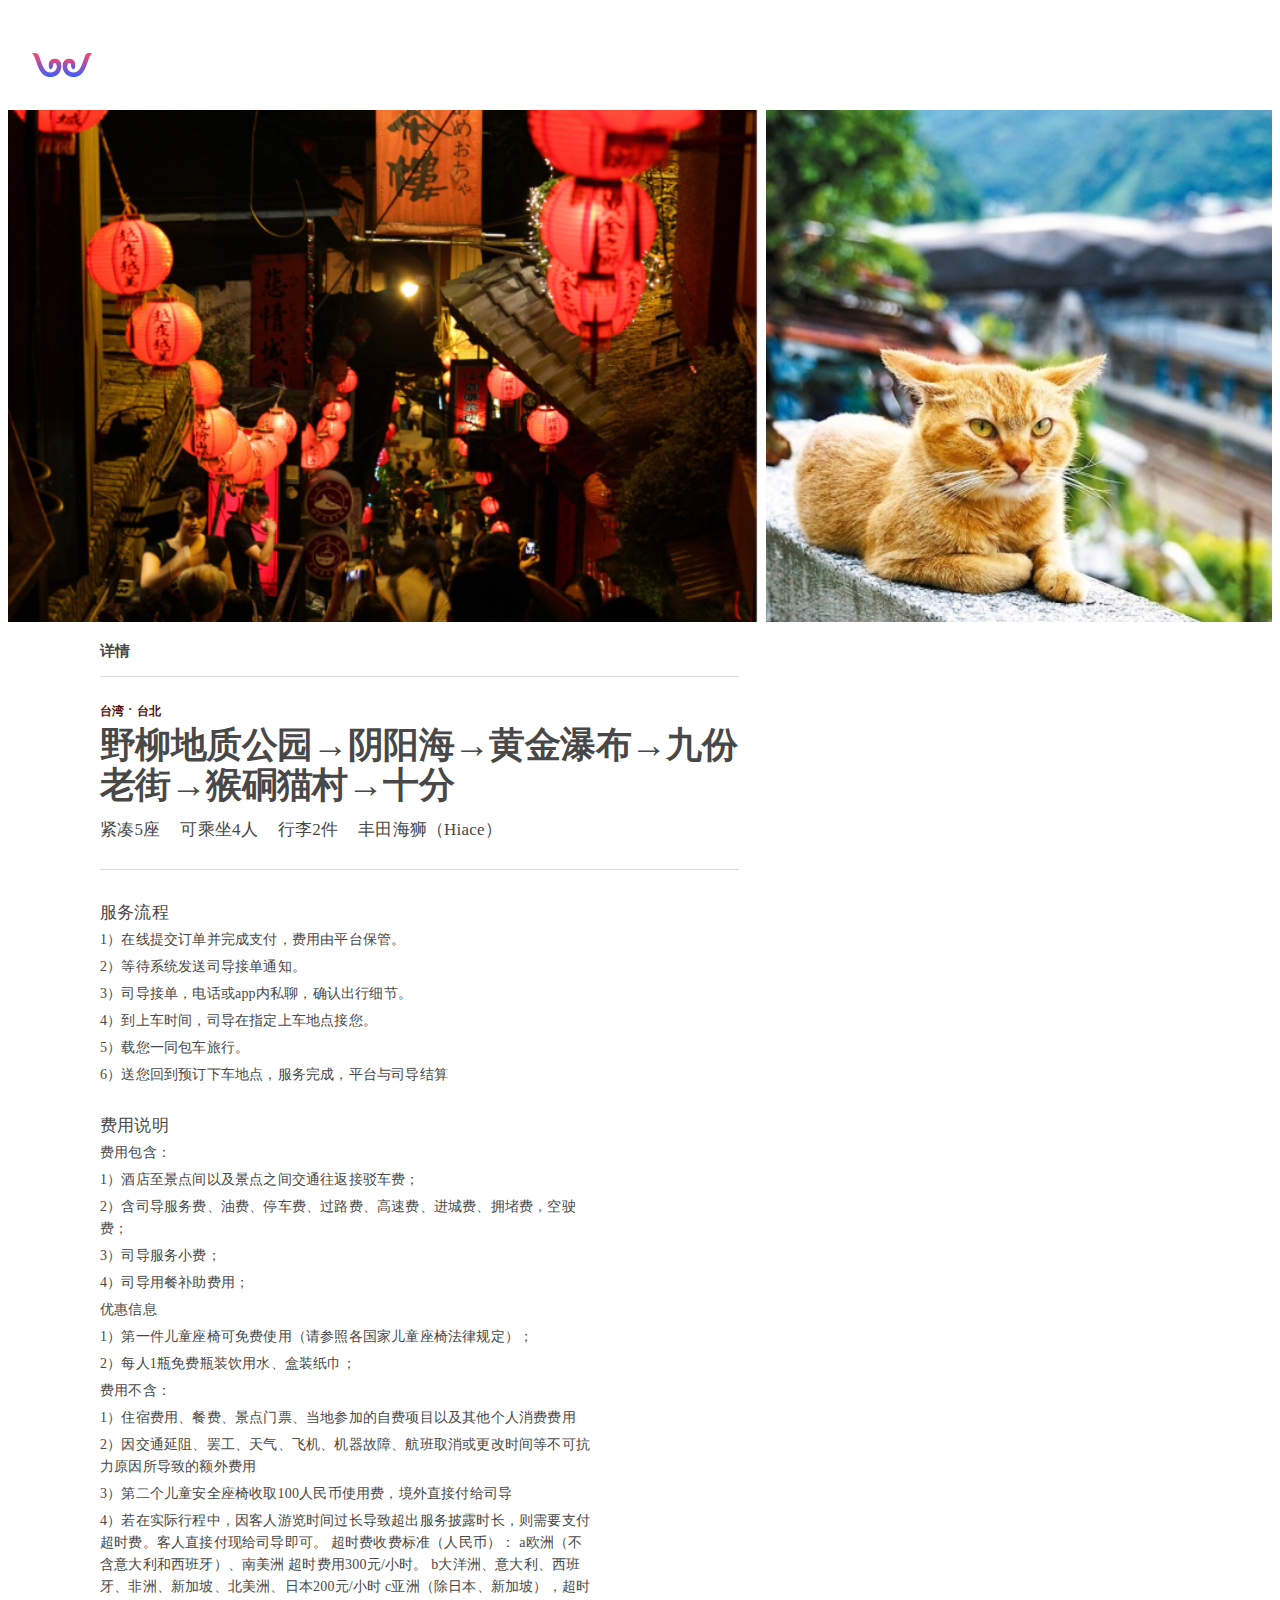
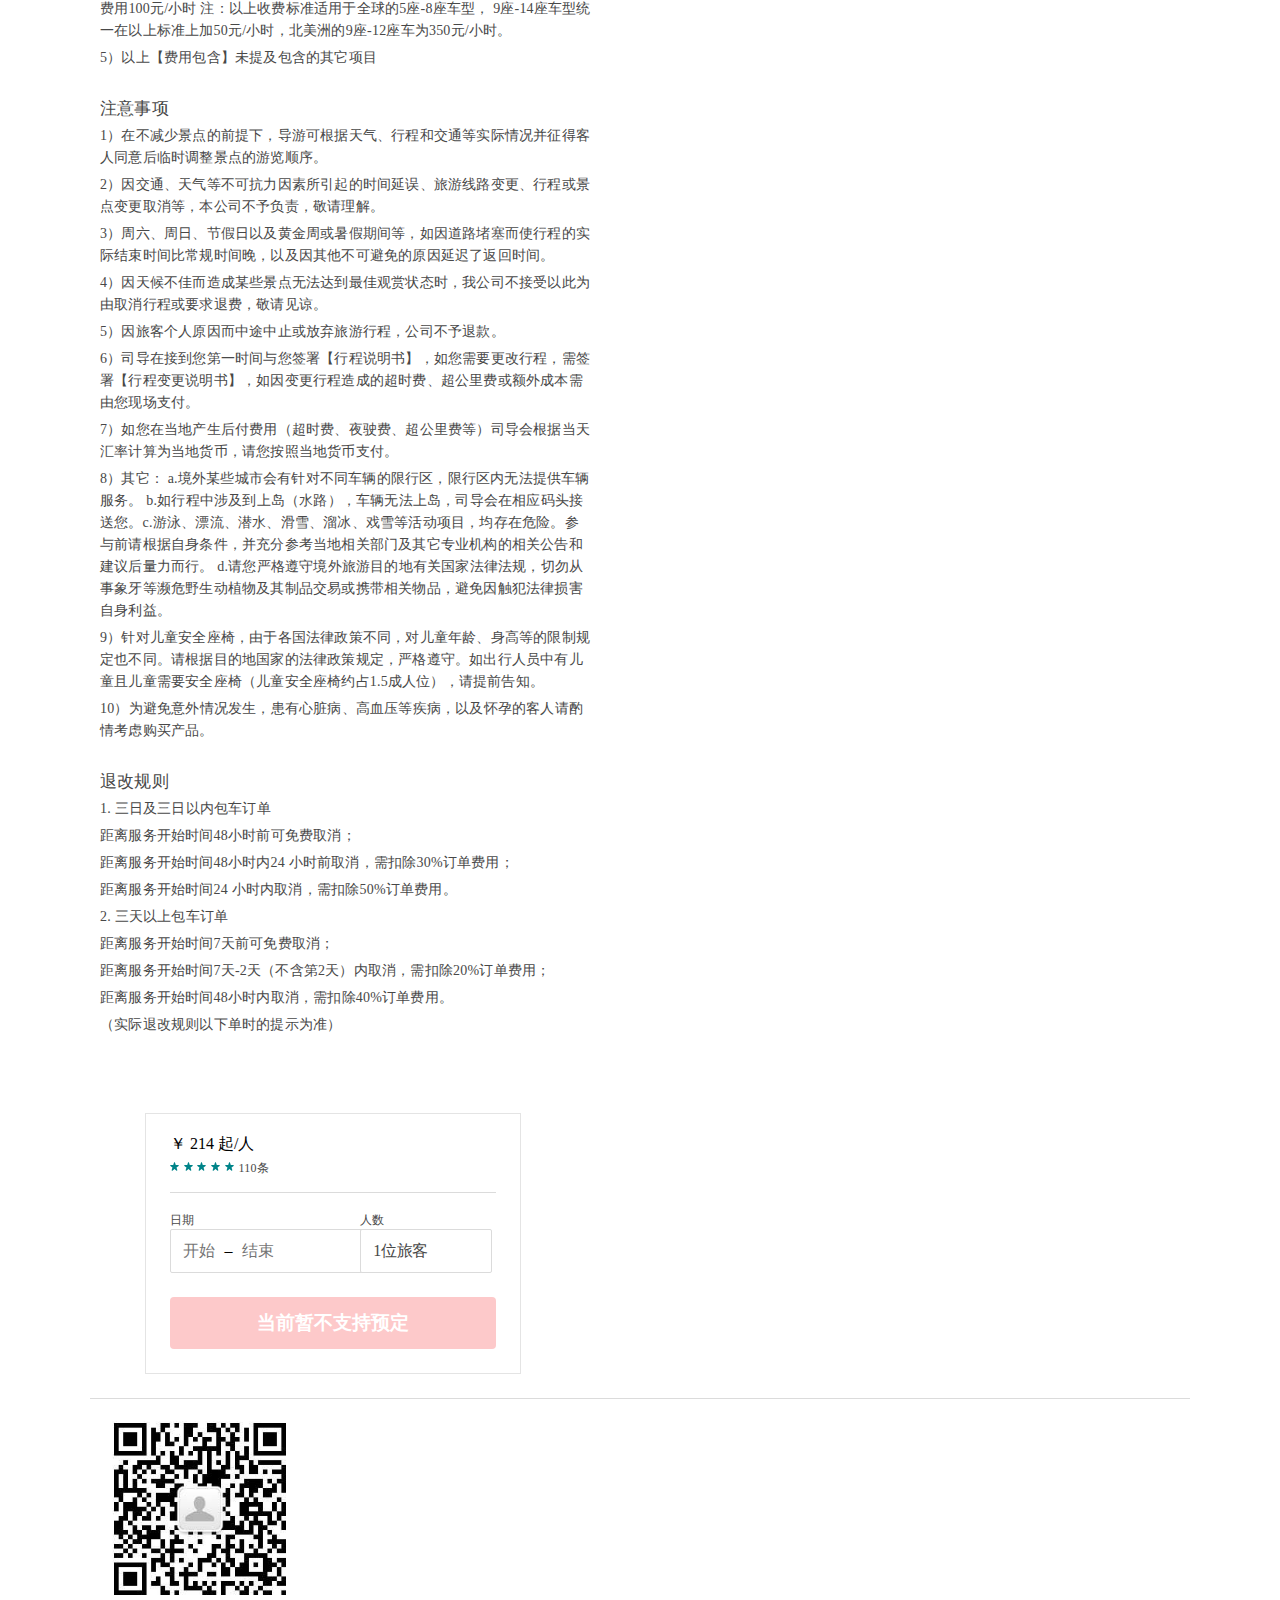
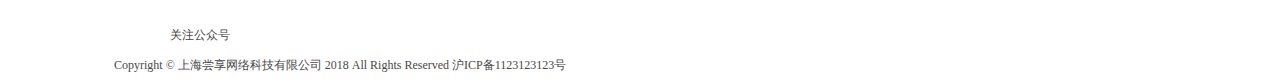
<file: info_1.html>
<!DOCTYPE html>
<head>
    <meta charset="utf-8">

    <link href="https://z1.muscache.cn/airbnb/static/packages/common_o2.1-3c84791ad667e9465078426cf4b0cc50.css" media="all" rel="stylesheet"
        type="text/css" />
    <link href="https://z1.muscache.cn/airbnb/static/packages/common-7dfeccd69a4881e637e07819742cdf2a.css" media="all" rel="stylesheet"
        type="text/css" />
    <link href="https://z1.muscache.cn/airbnb/static/packages/map_search_china_deprecated-6247a8122371074ffcc034d04c31abb9.css"
        media="screen" rel="stylesheet" type="text/css" />
    <link href="https://z1.muscache.cn/airbnb/static/packages/map_search-45f80d919325a36af18ae885262e66f7.css" media="screen"
        rel="stylesheet" type="text/css" />
    <link href="https://z1.muscache.cn/airbnb/static/packages/p3-169f9d5381a7313b654e362bb64721eb.css" media="screen" rel="stylesheet"
        type="text/css" />
    <link href="https://z1.muscache.cn/airbnb/static/packages/china/fonts-089f8801c6a8b196311223e2db2c73c9.css" media="screen"
        rel="stylesheet" type="text/css" />
    <title>西游计</title>
</head>

<body class="with-new-header has-epcot-header">
    <a class="screen-reader-only screen-reader-only-focusable skip-to-content" data-hook="skip-to-content" href="#site-content">
        跳至内容
    </a>

    <style data-aphrodite="data-aphrodite"></style>
    <div data-hypernova-key="signup_login_dlsauth_modalsbundlejs" data-hypernova-id="5e2ea5c0-f279-4f4f-b952-0a275a8e733e">
        <div data-reactroot=""></div>
    </div>
    <div id="field-guide-container"></div>



    <div class="flash-container"></div>

    <style data-aphrodite="data-aphrodite">
        ._1cwdu334 {
            box-shadow: none !important;
            border-bottom: none !important;
            height: 65px !important;
        }

        @media (min-width: 744px) {
            ._1cwdu334 {
                height: 81px !important;
                border-bottom: none !important;
            }
        }

        ._ousp44 {
            position: relative !important;
            z-index: 20 !important;
        }

        ._xbzxbi {
            height: 64px !important;
            width: 100% !important;
            background-color: #ffffff !important;
            position: absolute !important;
            top: 0px !important;
            left: 0px !important;
            -webkit-transform: translateY(-64px) !important;
            -ms-transform: translateY(-64px) !important;
            transform: translateY(-64px) !important;
            -webkit-transition-duration: 0.05s !important;
            transition-duration: 0.05s !important;
            -webkit-transition-property: -ms-transform, -webkit-transform, transform !important;
            -moz-transition-property: transform !important;
            transition-property: -ms-transform, -webkit-transform, transform !important;
            -webkit-transition-timing-function: ease-out !important;
            transition-timing-function: ease-out !important;
            -webkit-transition-delay: 0.3s !important;
            transition-delay: 0.3s !important;
            z-index: 15 !important;
        }

        ._pw89d3 {
            position: relative !important;
            z-index: 10 !important;
        }

        ._8iqo2b {
            position: relative !important;
            z-index: 5 !important;
        }

        ._1veha9rt {
            background-color: #ffffff !important;
            border-bottom: none !important;
            box-shadow: none !important;
        }

        ._hgnicv {
            border-left: 1px solid #DBDBDB !important;
        }

        ._2930ex {
            display: table !important;
            width: 100% !important;
        }

        ._ni9axhe {
            display: table-cell !important;
            vertical-align: middle !important;
        }

        ._10ejfg4u {
            display: table-cell !important;
            width: 100% !important;
            vertical-align: middle !important;
        }

        ._5nim5h {
            display: table-cell !important;
            height: 64px !important;
            position: relative !important;
            text-align: center !important;
            text-decoration: none !important;
            -webkit-transition: 0.25s color !important;
            -moz-transition: 0.25s color !important;
            transition: 0.25s color !important;
            padding-left: 24px !important;
            padding-right: 24px !important;
            vertical-align: middle !important;
            white-space: nowrap !important;
        }

        @media (min-width: 744px) {
            ._5nim5h {
                height: 80px !important;
            }
        }

        ._36rlri {
            display: inline-block !important;
        }

        ._iiid5y {
            color: #FF5A5F !important;
            display: inline-block !important;
            vertical-align: middle !important;
            font-size: 34px !important;
            -webkit-transition: 0.25s color !important;
            -moz-transition: 0.25s color !important;
            transition: 0.25s color !important;
        }

        @media (max-width: 743px) {
            ._iiid5y {
                font-size: 34px !important;
                left: 45% !important;
            }
        }

        ._tqn903 {
            color: #767676 !important;
            display: inline-block !important;
            font-size: 9px !important;
            margin-left: 8px !important;
            -webkit-transition: 1s color !important;
            -moz-transition: 1s color !important;
            transition: 1s color !important;
        }

        ._1g2dfiu {
            display: table-cell !important;
        }

        ._1gbvotfo {
            display: table-cell !important;
            -webkit-appearance: none !important;
            -moz-appearance: none !important;
            appearance: none !important;
            background: none !important;
            border: none !important;
            padding: 0px !important;
            margin: 0px !important;
        }

        ._1gbvotfo:focus {
            outline: none !important;
        }

        ._1s04l2o {
            display: table !important;
            list-style: none !important;
            padding: 0px !important;
            margin: 0px !important;
            height: 64px !important;
        }

        ._e296pg {
            position: relative !important;
        }

        ._gngqxi {
            -webkit-appearance: none !important;
            -moz-appearance: none !important;
            appearance: none !important;
            background: transparent !important;
            border: none !important;
            color: inherit !important;
            display: inline-block !important;
            height: 64px !important;
            line-height: 64px !important;
            text-decoration: none !important;
            margin: 0px !important;
            position: relative !important;
            padding: 0 8px !important;
            white-space: nowrap !important;
        }

        @media (min-width: 744px) {
            ._gngqxi {
                height: 80px !important;
                line-height: 80px !important;
            }
        }

        ._18lcoy3z {
            height: 100% !important;
            vertical-align: middle !important;
            -moz-box-sizing: border-box !important;
            box-sizing: border-box !important;
            border-bottom: 2px solid transparent !important;
        }

        ._lvb55za {
            display: inline-block !important;
            padding: 8px !important;
            vertical-align: middle !important;
            line-height: 1 !important;
            border-bottom: 2px solid transparent !important;
        }

        ._l7gvu6 {
            fill: #008489 !important;
            height: 6px !important;
            opacity: 0 !important;
            position: absolute !important;
            top: 50% !important;
            -webkit-transform: translate3d(4px, -8px, 0) !important;
            -ms-transform: translate3d(4px, -8px, 0) !important;
            transform: translate3d(4px, -8px, 0) !important;
            -webkit-transform-origin-x: 7px !important;
            -ms-transform-origin-x: 7px !important;
            transform-origin-x: 7px !important;
            -webkit-transform-origin-y: -5px !important;
            -ms-transform-origin-y: -5px !important;
            transform-origin-y: -5px !important;
            width: 6px !important;
        }

        ._oxmg4f2 {
            position: relative !important;
            padding-top: 0px !important;
        }

        @media (min-width: 744px) {
            ._oxmg4f2 {
                padding-top: 0px !important;
            }
        }

        ._3nukz4e {
            position: relative !important;
            width: 100% !important;
            background-color: #ffffff !important;
            cursor: pointer !important;
        }

        ._1b7wjabi {
            box-shadow: 0 1px 1px 1px rgba(0, 0, 0, 0.14) !important;
            position: absolute !important;
            left: auto !important;
            right: 24px !important;
            bottom: 24px !important;
            opacity: 0 !important;
            -webkit-transition: opacity 200ms ease-in-out !important;
            -moz-transition: opacity 200ms ease-in-out !important;
            transition: opacity 200ms ease-in-out !important;
        }

        ._1re2ppc {
            position: absolute !important;
            top: 0px !important;
            width: 100% !important;
            height: 90px !important;
            background: -webkit-linear-gradient(to top, transparent, rgba(0, 0, 0, 0.2)) !important;
            background: -moz-linear-gradient(to top, transparent, rgba(0, 0, 0, 0.2)) !important;
            background: linear-gradient(to top, transparent, rgba(0, 0, 0, 0.2)) !important;
        }

        ._1k1ggho {
            position: absolute !important;
            top: 24px !important;
            right: 24px !important;
        }

        ._y9ev9r {
            overflow: hidden !important;
        }

        ._6rzo65 {
            -webkit-transition: -webkit-transform 250ms ease-in-out, transform 250ms ease-in-out !important;
            -moz-transition: transform 250ms ease-in-out !important;
            transition: -ms-transform 250ms ease-in-out, -webkit-transform 250ms ease-in-out, transform 250ms ease-in-out !important;
            -webkit-transform: translateX(0) !important;
            -ms-transform: translateX(0) !important;
            transform: translateX(0) !important;
        }

        ._goo6eo {
            display: -webkit-inline-box !important;
            display: -moz-inline-box !important;
            display: -ms-inline-flexbox !important;
            display: -webkit-inline-flex !important;
            display: inline-flex !important;
        }

        ._1thk0tsb {
            display: table-cell !important;
            vertical-align: top !important;
        }

        ._n5lh69r {
            display: table-cell !important;
            width: 100% !important;
            vertical-align: top !important;
        }

        @keyframes keyframe_18jn58a {
            from {
                opacity: 0;
            }
            to {
                opacity: 1;
            }
        }

        ._x95iwlm {
            border: 0px !important;
            text-align: left !important;
            outline: none !important;
            padding: 0px !important;
            height: 294.6666666666667px !important;
            display: inline-block !important;
            min-height: 400px !important;
            max-height: 512px !important;
            -webkit-animation-name: keyframe_18jn58a !important;
            animation-name: keyframe_18jn58a !important;
            -webkit-animation-duration: 500ms !important;
            animation-duration: 500ms !important;
            -webkit-animation-timing-function: ease-out !important;
            animation-timing-function: ease-out !important;
        }

        @media (min-height: 700px) {
            ._x95iwlm {
                height: 294.6666666666667px !important;
            }
        }

        @media (min-height: 850px) {
            ._x95iwlm {
                height: 394.6666666666667px !important;
            }
        }

        @media (min-height: 1000px) {
            ._x95iwlm {
                height: 494.6666666666667px !important;
            }
        }

        @media (min-width: 744px) {
            @media (min-height: 700px) {
                ._x95iwlm {
                    height:353.6px !important;
                }
            }
            @media (min-height: 850px) {
                ._x95iwlm {
                    height: 473.6px !important;
                }
            }
            @media (min-height: 1000px) {
                ._x95iwlm {
                    height: 593.6px !important;
                }
            }
        }

        @media (min-width: 1128px) {
            @media (min-height: 700px) {
                ._x95iwlm {
                    height:442px !important;
                }
            }
            @media (min-height: 850px) {
                ._x95iwlm {
                    height: 592px !important;
                }
            }
            @media (min-height: 1000px) {
                ._x95iwlm {
                    height: 742px !important;
                }
            }
        }

        ._kyxjg0i {
            height: 294.6666666666667px !important;
            display: inline-block !important;
            min-height: 400px !important;
            max-height: 512px !important;
        }

        @media (min-height: 700px) {
            ._kyxjg0i {
                height: 294.6666666666667px !important;
            }
        }

        @media (min-height: 850px) {
            ._kyxjg0i {
                height: 394.6666666666667px !important;
            }
        }

        @media (min-height: 1000px) {
            ._kyxjg0i {
                height: 494.6666666666667px !important;
            }
        }

        @media (min-width: 744px) {
            @media (min-height: 700px) {
                ._kyxjg0i {
                    height:353.6px !important;
                }
            }
            @media (min-height: 850px) {
                ._kyxjg0i {
                    height: 473.6px !important;
                }
            }
            @media (min-height: 1000px) {
                ._kyxjg0i {
                    height: 593.6px !important;
                }
            }
        }

        @media (min-width: 1128px) {
            @media (min-height: 700px) {
                ._kyxjg0i {
                    height:442px !important;
                }
            }
            @media (min-height: 850px) {
                ._kyxjg0i {
                    height: 592px !important;
                }
            }
            @media (min-height: 1000px) {
                ._kyxjg0i {
                    height: 742px !important;
                }
            }
        }

        ._mxed4t2 {
            border: 0px !important;
            text-align: left !important;
            outline: none !important;
            padding: 0px !important;
            height: 294.6666666666667px !important;
            display: inline-block !important;
            min-height: 400px !important;
            max-height: 512px !important;
            margin-left: 8px !important;
            -webkit-animation-name: keyframe_18jn58a !important;
            animation-name: keyframe_18jn58a !important;
            -webkit-animation-duration: 500ms !important;
            animation-duration: 500ms !important;
            -webkit-animation-timing-function: ease-out !important;
            animation-timing-function: ease-out !important;
        }

        @media (min-height: 700px) {
            ._mxed4t2 {
                height: 294.6666666666667px !important;
            }
        }

        @media (min-height: 850px) {
            ._mxed4t2 {
                height: 394.6666666666667px !important;
            }
        }

        @media (min-height: 1000px) {
            ._mxed4t2 {
                height: 494.6666666666667px !important;
            }
        }

        @media (min-width: 744px) {
            @media (min-height: 700px) {
                ._mxed4t2 {
                    height:353.6px !important;
                }
            }
            @media (min-height: 850px) {
                ._mxed4t2 {
                    height: 473.6px !important;
                }
            }
            @media (min-height: 1000px) {
                ._mxed4t2 {
                    height: 593.6px !important;
                }
            }
        }

        @media (min-width: 1128px) {
            @media (min-height: 700px) {
                ._mxed4t2 {
                    height:442px !important;
                }
            }
            @media (min-height: 850px) {
                ._mxed4t2 {
                    height: 592px !important;
                }
            }
            @media (min-height: 1000px) {
                ._mxed4t2 {
                    height: 742px !important;
                }
            }
        }

        ._10zb0yd0 {
            cursor: pointer !important;
            position: relative !important;
            display: inline-block !important;
            text-align: center !important;
            text-decoration: none !important;
            border-radius: 4px !important;
            width: auto !important;
            font-family: Circular, "PingFang-SC", "Hiragino Sans GB", "微软雅黑", "Microsoft YaHei", "Heiti SC" !important;
            font-size: 15px !important;
            line-height: 18px !important;
            letter-spacing: undefined !important;
            padding-top: 8px !important;
            padding-bottom: 8px !important;
            color: #484848 !important;
            font-weight: normal !important;
            border: 1px solid transparent !important;
            padding-right: 16px !important;
            padding-left: 16px !important;
            min-width: 51.77708763999664px !important;
            background: #ffffff !important;
        }

        ._10zb0yd0::-moz-focus-inner {
            border: 0px !important;
            padding: 0px !important;
            margin: 0px !important;
        }

        ._10zb0yd0:focus::-moz-focus-inner {
            border: 1px dotted #000000 !important;
        }

        ._10zb0yd0:active {
            border-color: #ECECEC !important;
        }

        ._10zb0yd0:hover {
            background: #ffffff !important;
        }

        ._10zb0yd0:disabled {
            background: rgba(255, 255, 255, 0.3) !important;
            cursor: default !important;
        }

        ._1fehsqt2 {
            -webkit-transition: color 0.3s !important;
            -moz-transition: color 0.3s !important;
            transition: color 0.3s !important;
            font-family: Circular, "PingFang-SC", "Hiragino Sans GB", "微软雅黑", "Microsoft YaHei", "Heiti SC" !important;
            font-size: 15px !important;
            line-height: 18px !important;
            letter-spacing: undefined !important;
            padding-top: 0px !important;
            padding-bottom: 0px !important;
            color: #484848 !important;
        }

        ._gcgb88 {
            white-space: nowrap !important;
            line-height: 0 !important;
        }

        ._14owxkak {
            display: inline-block !important;
            box-shadow: 0 1px 1px 1px rgba(0, 0, 0, 0.14) !important;
            border-radius: 4px !important;
        }

        ._qtix31 {
            display: table !important;
        }

        @media (min-width: 744px) {
            ._qmx5s9 {
                margin-left: 0px !important;
                margin-right: 0px !important;
            }
        }

        ._uy08umt {
            margin-left: auto !important;
            margin-right: auto !important;
            width: auto !important;
            padding-left: 12px !important;
            padding-right: 12px !important;
        }

        ._uy08umt:before {
            content: '' !important;
            display: table !important;
        }

        ._uy08umt:after {
            clear: both !important;
            content: '' !important;
            display: table !important;
        }

        @media (min-width: 744px) {
            ._uy08umt {
                padding-right: 24px !important;
                padding-left: 24px !important;
                max-width: 696px !important;
            }
        }

        @media (min-width: 1128px) {
            ._uy08umt {
                max-width: 1080px !important;
            }
        }

        ._1rg905wj {
            height: 51px !important;
        }

        @media (min-width: 744px) {
            ._1rg905wj {
                z-index: 4 !important;
            }
        }

        ._t5g4kn {
            margin: 0 4px 0 4px !important;
        }

        ._18fdjt5 {
            display: inline-block !important;
            padding: 16px 0 16px 0 !important;
        }

        ._qhu8j16 {
            margin: 0px !important;
            word-wrap: break-word !important;
            font-family: Circular, "PingFang-SC", "Hiragino Sans GB", "微软雅黑", "Microsoft YaHei", "Heiti SC" !important;
            font-size: 15px !important;
            line-height: 18px !important;
            letter-spacing: 0.2px !important;
            padding-top: 0px !important;
            padding-bottom: 0px !important;
            color: #484848 !important;
            font-weight: 700 !important;
            display: inline !important;
        }

        ._1lefr0tv {
            font: inherit !important;
            font-family: Circular, "PingFang-SC", "Hiragino Sans GB", "微软雅黑", "Microsoft YaHei", "Heiti SC" !important;
            text-decoration: none !important;
            -webkit-appearance: none !important;
            -moz-appearance: none !important;
            appearance: none !important;
            background: transparent !important;
            border: 0px !important;
            cursor: pointer !important;
            margin: 0px !important;
            padding: 0px !important;
            -webkit-user-select: auto !important;
            -moz-user-select: auto !important;
            -ms-user-select: auto !important;
            user-select: auto !important;
            text-align: left !important;
            color: #484848 !important;
        }

        ._1lefr0tv:hover {
            text-decoration: underline !important;
        }

        ._1lefr0tv:focus {
            text-decoration: underline !important;
        }

        ._1lefr0tv:active {
            color: #006C70 !important;
            outline: 0px !important;
        }

        ._1nqravdm {
            font-weight: normal !important;
            margin: 0px !important;
            word-wrap: break-word !important;
            font-family: Circular, "PingFang-SC", "Hiragino Sans GB", "微软雅黑", "Microsoft YaHei", "Heiti SC" !important;
            font-size: 15px !important;
            line-height: 18px !important;
            letter-spacing: 0.2px !important;
            padding-top: 0px !important;
            padding-bottom: 0px !important;
            color: #484848 !important;
            display: inline !important;
        }

        ._xrvm73c {
            color: #008489 !important;
            font: inherit !important;
            font-family: Circular, "PingFang-SC", "Hiragino Sans GB", "微软雅黑", "Microsoft YaHei", "Heiti SC" !important;
            text-decoration: none !important;
            -webkit-appearance: none !important;
            -moz-appearance: none !important;
            appearance: none !important;
            background: transparent !important;
            border: 0px !important;
            cursor: pointer !important;
            margin: 0px !important;
            padding: 0px !important;
            -webkit-user-select: auto !important;
            -moz-user-select: auto !important;
            -ms-user-select: auto !important;
            user-select: auto !important;
            text-align: left !important;
        }

        ._xrvm73c:hover {
            text-decoration: underline !important;
        }

        ._xrvm73c:focus {
            text-decoration: underline !important;
        }

        ._xrvm73c:active {
            color: #006C70 !important;
            outline: 0px !important;
        }

        ._2h22gn {
            margin-left: -8px !important;
            margin-right: -8px !important;
        }

        ._2h22gn:before {
            content: " " !important;
            display: table !important;
        }

        ._2h22gn:after {
            content: " " !important;
            display: table !important;
            clear: both !important;
        }

        ._1kzvqab3 {
            padding-left: 8px !important;
            padding-right: 8px !important;
            min-height: 1px !important;
            position: relative !important;
        }

        @media (min-width: 1128px) {
            ._1kzvqab3 {
                width: 58.333333333333336% !important;
                float: left !important;
            }
        }

        ._76irmj {
            border-bottom: 1px solid #DBDBDB !important;
        }

        @media (min-width: 744px) {
            ._b1aaqf {
                margin-top: 24px !important;
            }
        }

        ._4efw5a {
            text-transform: uppercase !important;
        }

        ._1wf36db6 {
            margin: 0px !important;
            word-wrap: break-word !important;
            font-family: Circular, "PingFang-SC", "Hiragino Sans GB", "微软雅黑", "Microsoft YaHei", "Heiti SC" !important;
            font-size: 12px !important;
            line-height: 16px !important;
            letter-spacing: 0.2px !important;
            padding-top: 0px !important;
            padding-bottom: 0px !important;
            color: #484848 !important;
            font-weight: 700 !important;
            display: inline !important;
        }

        ._6nv357d {
            font-weight: 700 !important;
            margin: 0px !important;
            word-wrap: break-word !important;
            font-family: Circular, "PingFang-SC", "Hiragino Sans GB", "微软雅黑", "Microsoft YaHei", "Heiti SC" !important;
            font-size: 36px !important;
            line-height: 40px !important;
            letter-spacing: -0.6px !important;
            padding-top: 6px !important;
            padding-bottom: 6px !important;
            color: #484848 !important;
        }

        @media (max-width: 743px) {
            ._6nv357d {
                font-size: 32px !important;
                line-height: 40px !important;
                letter-spacing: -0.6px !important;
            }
        }

        ._tpbrp {
            color: inherit !important;
            font-size: 1em !important;
            font-weight: inherit !important;
            line-height: inherit !important;
            margin: 0px !important;
            padding: 0px !important;
        }

        ._1synixu7 {
            font-weight: normal !important;
            color: #484848 !important;
            font-family: Circular, "PingFang-SC", "Hiragino Sans GB", "微软雅黑", "Microsoft YaHei", "Heiti SC" !important;
            margin: 0px !important;
            word-wrap: break-word !important;
            font-size: 17px !important;
            line-height: 22px !important;
            letter-spacing: 0.2px !important;
            display: inline !important;
        }

        ._1xq1cwx {
            font-family: Circular, "PingFang-SC", "Hiragino Sans GB", "微软雅黑", "Microsoft YaHei", "Heiti SC" !important;
        }

        ._zi10aer {
            color: #484848 !important;
            font-family: Circular, "PingFang-SC", "Hiragino Sans GB", "微软雅黑", "Microsoft YaHei", "Heiti SC" !important;
            margin: 0px !important;
            word-wrap: break-word !important;
            font-size: 17px !important;
            line-height: 22px !important;
            letter-spacing: 0.2px !important;
            font-weight: 300 !important;
            display: inline !important;
        }

        ._9ch2nvb {
            cursor: pointer !important;
            -webkit-transition: background 0.3s, border-color 0.3s !important;
            -moz-transition: background 0.3s, border-color 0.3s !important;
            transition: background 0.3s, border-color 0.3s !important;
            position: relative !important;
            display: inline-block !important;
            text-align: center !important;
            text-decoration: none !important;
            border-radius: 4px !important;
            width: 100% !important;
            font-family: Circular, "PingFang-SC", "Hiragino Sans GB", "微软雅黑", "Microsoft YaHei", "Heiti SC" !important;
            font-size: 15px !important;
            line-height: 18px !important;
            letter-spacing: undefined !important;
            padding-top: 8px !important;
            padding-bottom: 8px !important;
            color: #484848 !important;
            font-weight: normal !important;
            border: 1px solid transparent !important;
            padding-right: 16px !important;
            padding-left: 16px !important;
            min-width: 51.77708763999664px !important;
            border-color: #484848 !important;
            background: #ffffff !important;
        }

        ._9ch2nvb::-moz-focus-inner {
            border: 0px !important;
            padding: 0px !important;
            margin: 0px !important;
        }

        ._9ch2nvb:focus::-moz-focus-inner {
            border: 1px dotted #000000 !important;
        }

        ._9ch2nvb:active {
            border-color: #484848 !important;
            background: #ffffff !important;
        }

        ._9ch2nvb:hover {
            border-color: #484848 !important;
            background: #ffffff !important;
        }

        ._9ch2nvb:disabled {
            border-color: rgba(72, 72, 72, 0.3) !important;
            cursor: default !important;
            background: #ffffff !important;
        }

        ._1syo3wgl {
            -webkit-transition: color 0.3s !important;
            -moz-transition: color 0.3s !important;
            transition: color 0.3s !important;
            font-family: Circular, "PingFang-SC", "Hiragino Sans GB", "微软雅黑", "Microsoft YaHei", "Heiti SC" !important;
            font-size: 15px !important;
            line-height: 18px !important;
            letter-spacing: undefined !important;
            padding-top: 0px !important;
            padding-bottom: 0px !important;
            color: #484848 !important;
        }

        ._inbjzc2 {
            font-weight: normal !important;
            margin: 0px !important;
            word-wrap: break-word !important;
            font-family: Circular, "PingFang-SC", "Hiragino Sans GB", "微软雅黑", "Microsoft YaHei", "Heiti SC" !important;
            font-size: 15px !important;
            line-height: 18px !important;
            letter-spacing: 0.2px !important;
            padding-top: 0px !important;
            padding-bottom: 0px !important;
            color: #484848 !important;
        }

        ._ncmdki {
            float: left !important;
        }

        ._okvr2u {
            display: inline-block !important;
            height: 64px !important;
            margin-left: 16px !important;
            padding: 8px 0 !important;
        }

        ._mstzcu {
            display: inline-block !important;
            margin-left: 12px !important;
        }

        ._9ziurx {
            overflow: hidden !important;
            text-overflow: ellipsis !important;
            white-space: noWrap !important;
        }

        ._15xnsi4 {
            display: inline-block !important;
            height: 48px !important;
            margin-left: 12px !important;
            padding: 0 !important;
            max-width: -webkit-calc(100vw - 148px) !important;
            max-width: -moz-calc(100vw - 148px) !important;
            max-width: calc(100vw - 148px) !important;
        }

        ._fet1ri {
            display: inline-block !important;
            float: right !important;
            height: 16px !important;
            margin-left: 16px !important;
            padding: 12px 0 !important;
        }

        ._12r18es {
            background: #D8D8D8 !important;
            border-radius: 50% !important;
            border: 2px solid #ffffff !important;
            overflow: hidden !important;
        }

        ._110nrr2 {
            -webkit-appearance: none !important;
            -moz-appearance: none !important;
            appearance: none !important;
            background: transparent !important;
            border: 0px !important;
            cursor: pointer !important;
            margin: 0px !important;
            padding: 0px !important;
            -webkit-user-select: auto !important;
            -moz-user-select: auto !important;
            -ms-user-select: auto !important;
            user-select: auto !important;
            text-decoration: none !important;
        }

        ._110nrr2:active {
            outline: 0px !important;
        }

        ._8kd6yy {
            position: absolute !important;
            right: -8px !important;
            bottom: 0px !important;
            line-height: 0 !important;
        }

        ._1wewjvnm {
            margin: 0px !important;
            word-wrap: break-word !important;
            font-family: Circular, "PingFang-SC", "Hiragino Sans GB", "微软雅黑", "Microsoft YaHei", "Heiti SC" !important;
            font-size: 19px !important;
            line-height: 24px !important;
            letter-spacing: undefined !important;
            padding-top: 0px !important;
            padding-bottom: 0px !important;
            color: #484848 !important;
            font-weight: 700 !important;
            display: inline !important;
        }

        ._15ltcxz2 {
            font-weight: normal !important;
            margin: 0px !important;
            word-wrap: break-word !important;
            font-family: Circular, "PingFang-SC", "Hiragino Sans GB", "微软雅黑", "Microsoft YaHei", "Heiti SC" !important;
            font-size: 19px !important;
            line-height: 24px !important;
            letter-spacing: undefined !important;
            padding-top: 0px !important;
            padding-bottom: 0px !important;
            color: #484848 !important;
            display: inline !important;
        }

        ._1a17kjfb {
            background: #f8f8f8 !important;
            border-radius: 5px !important;
            position: relative !important;
            display: inline-block !important;
            width: 100% !important;
            padding: 16px 16px !important;
        }

        ._jm48hl {
            position: absolute !important;
            width: 20px !important;
            height: 10px !important;
            top: -10px !important;
            left: 24px !important;
            margin-left: -10px !important;
        }

        @media (min-width: 744px) {
            ._jm48hl {
                left: 32px !important;
            }
        }

        ._1truz6z {
            fill: #f8f8f8 !important;
        }

        ._inh567 {
            stroke: #f8f8f8 !important;
            fill: transparent !important;
        }

        ._10n9uqrn {
            font-weight: 500 !important;
            color: #484848 !important;
            font-family: Circular, "PingFang-SC", "Hiragino Sans GB", "微软雅黑", "Microsoft YaHei", "Heiti SC" !important;
            margin: 0px !important;
            word-wrap: break-word !important;
            font-size: 17px !important;
            line-height: 22px !important;
            letter-spacing: 0.2px !important;
        }

        ._qgh1p4 {
            width: 100% !important;
            height: 100% !important;
            padding-left: 6px !important;
            padding-right: 6px !important;
            padding-bottom: 30px !important;
        }

        @media (min-width: 744px) {
            ._qgh1p4 {
                padding-left: 8px !important;
                padding-right: 8px !important;
            }
        }

        @media (min-width: 1128px) {
            ._qgh1p4 {
                padding-bottom: 0px !important;
            }
        }

        ._5vk1jx3 {
            margin-top: 0px !important;
            margin-left: -24px !important;
            margin-right: -24px !important;
            overflow-y: hidden !important;
            -webkit-overflow-scrolling: touch !important;
        }

        ._5vk1jx3::-webkit-scrollbar {
            display: none !important;
        }

        @media (min-width: 1128px) {
            ._5vk1jx3 {
                margin-left: -8px !important;
                margin-right: -8px !important;
                overflow: hidden !important;
                overflow-y: hidden !important;
            }
        }

        ._1bp1hweq {
            -webkit-transition: -webkit-transform 0.5s, transform 0.5s !important;
            -moz-transition: transform 0.5s !important;
            transition: -ms-transform 0.5s, -webkit-transform 0.5s, transform 0.5s !important;
            white-space: nowrap !important;
            overflow-x: auto !important;
            overflow-y: hidden !important;
            padding: 0 18px !important;
            margin-bottom: -30px !important;
            display: -webkit-box !important;
            display: -moz-box !important;
            display: -ms-flexbox !important;
            display: -webkit-flex !important;
            display: flex !important;
        }

        ._1bp1hweq::-webkit-scrollbar {
            -webkit-appearance: none !important;
            display: none !important;
        }

        @media (min-width: 744px) {
            ._1bp1hweq {
                padding: 0 16px !important;
            }
        }

        @media (min-width: 1128px) {
            ._1bp1hweq {
                margin-bottom: 0px !important;
                padding: 0px !important;
                overflow: visible !important;
            }
        }

        ._6htn2u {
            position: relative !important;
            z-index: 0 !important;
        }

        ._s4diooy {
            display: inline-block !important;
            vertical-align: top !important;
            white-space: normal !important;
            width: 50% !important;
            -webkit-flex: none !important;
            -ms-flex: none !important;
            flex: none !important;
        }

        @media (max-width: 743px) {}

        @media (min-width: 744px) {
            ._s4diooy {
                width: 25% !important;
            }
        }

        @media (max-width: 1127px) {}

        @media (min-width: 1128px) {
            ._s4diooy {
                width: 25% !important;
            }
        }

        @media (max-width: 1440px) {}

        ._104c8wj {
            border: 1px solid #DBDBDB !important;
            border-radius: 4px !important;
            height: 100% !important;
            padding: 12px !important;
        }

        ._1py0518 {
            margin-top: 12px !important;
            margin-bottom: 4px !important;
        }

        ._14tkmhr {
            margin-right: 8px !important;
        }

        ._1cxs44em {
            margin: 0px !important;
            word-wrap: break-word !important;
            font-family: Circular, "PingFang-SC", "Hiragino Sans GB", "微软雅黑", "Microsoft YaHei", "Heiti SC" !important;
            font-size: 12px !important;
            line-height: 16px !important;
            letter-spacing: 0.2px !important;
            padding-top: 0px !important;
            padding-bottom: 0px !important;
            color: #484848 !important;
            font-weight: 700 !important;
        }

        ._10m26pom {
            margin: 0px !important;
            word-wrap: break-word !important;
            font-family: Circular, "PingFang-SC", "Hiragino Sans GB", "微软雅黑", "Microsoft YaHei", "Heiti SC" !important;
            font-size: 15px !important;
            line-height: 18px !important;
            letter-spacing: 0.2px !important;
            padding-top: 0px !important;
            padding-bottom: 0px !important;
            color: #484848 !important;
            font-weight: 300 !important;
        }

        ._79dbpfm {
            padding-left: 8px !important;
            padding-right: 8px !important;
            min-height: 1px !important;
            position: relative !important;
        }

        @media (min-width: 744px) {
            ._79dbpfm {
                width: 25% !important;
                float: left !important;
            }
        }

        @media (min-width: 744px) {
            ._13bnwth {
                margin-bottom: 0px !important;
            }
        }

        ._q401y8m {
            padding-left: 8px !important;
            padding-right: 8px !important;
            min-height: 1px !important;
            position: relative !important;
        }

        @media (min-width: 744px) {
            ._q401y8m {
                width: 75% !important;
                float: left !important;
            }
        }

        ._ninkl37 {
            color: #484848 !important;
            font-family: Circular, "PingFang-SC", "Hiragino Sans GB", "微软雅黑", "Microsoft YaHei", "Heiti SC" !important;
            margin: 0px !important;
            word-wrap: break-word !important;
            font-size: 14px !important;
            line-height: 22px !important;
            letter-spacing: 0.2px !important;
            font-weight: 300 !important;
        }

        ._ninkl37 span {
            display: block;
            margin: 5px 0px;
        }

        ._qayx7q {
            width: 100% !important;
            text-align: center !important;
        }

        ._1nef7mtw {
            padding-left: 8px !important;
            padding-right: 8px !important;
            min-height: 1px !important;
            position: relative !important;
            width: 25% !important;
            float: left !important;
        }

        @media (min-width: 744px) {
            ._1nef7mtw {
                width: 16.666666666666664% !important;
                float: left !important;
            }
        }

        ._12to336 {
            text-align: center !important;
        }

        ._14s13aei {
            font-weight: normal !important;
            margin: 0px !important;
            word-wrap: break-word !important;
            font-family: Circular, "PingFang-SC", "Hiragino Sans GB", "微软雅黑", "Microsoft YaHei", "Heiti SC" !important;
            font-size: 19px !important;
            line-height: 24px !important;
            letter-spacing: undefined !important;
            padding-top: 0px !important;
            padding-bottom: 0px !important;
            color: #484848 !important;
        }

        ._hzyixqe {
            color: #008489 !important;
            font: inherit !important;
            font-family: Circular, "PingFang-SC", "Hiragino Sans GB", "微软雅黑", "Microsoft YaHei", "Heiti SC" !important;
            text-decoration: none !important;
            -webkit-appearance: none !important;
            -moz-appearance: none !important;
            background: transparent !important;
            border: 0px !important;
            cursor: pointer !important;
            margin: 0px !important;
            padding: 0px !important;
            -webkit-user-select: auto !important;
            -moz-user-select: auto !important;
            -ms-user-select: auto !important;
            user-select: auto !important;
            text-align: center !important;
        }

        ._hzyixqe:hover {
            text-decoration: underline !important;
        }

        ._hzyixqe:focus {
            text-decoration: underline !important;
        }

        ._hzyixqe:active {
            color: #006C70 !important;
            outline: 0px !important;
        }

        ._i6dgfcq {
            height: 40px !important;
        }

        @media (max-width: 743px) {
            ._i6dgfcq {
                margin-bottom: 16px !important;
            }
        }

        ._1pr59fm {
            height: 40px !important;
        }

        ._c0qx5fd {
            font-weight: 700 !important;
            margin: 0px !important;
            word-wrap: break-word !important;
            font-family: Circular, "PingFang-SC", "Hiragino Sans GB", "微软雅黑", "Microsoft YaHei", "Heiti SC" !important;
            font-size: 28px !important;
            line-height: 32px !important;
            letter-spacing: -0.6px !important;
            padding-top: 2px !important;
            padding-bottom: 2px !important;
            color: #484848 !important;
        }

        @media (max-width: 743px) {
            ._c0qx5fd {
                font-size: 25px !important;
                line-height: 30px !important;
                letter-spacing: -0.6px !important;
            }
        }

        ._xofrn3w {
            padding-left: 8px !important;
            padding-right: 8px !important;
            min-height: 1px !important;
            position: relative !important;
            width: 100% !important;
            float: left !important;
        }

        @media (min-width: 744px) {
            ._xofrn3w {
                width: 66.66666666666666% !important;
                float: left !important;
            }
        }

        ._djxl322 {
            display: table !important;
            position: relative !important;
            height: 100% !important;
            width: 100% !important;
        }

        ._1m8bb6v {
            position: absolute !important;
            display: block !important;
            border: 0px !important;
            margin: -1px !important;
            padding: 0px !important;
            height: 1px !important;
            width: 1px !important;
            clip: rect(0, 0, 0, 0) !important;
            overflow: hidden !important;
        }

        ._18ysolj9 {
            display: inline-block !important;
            color: #008489 !important;
            font-size: 16px !important;
            height: 16px !important;
            margin-right: 6px !important;
            width: 16px !important;
        }

        ._4hfekbw {
            padding-left: 8px !important;
            padding-right: 8px !important;
            min-height: 1px !important;
            position: relative !important;
            width: 100% !important;
            float: left !important;
        }

        @media (min-width: 744px) {
            ._4hfekbw {
                width: 33.33333333333333% !important;
                float: left !important;
            }
        }

        ._9hxttoo {
            display: block !important;
            width: 100% !important;
        }

        ._5ii2tfq {
            border-width: 1px !important;
            border-style: solid !important;
            border-color: #DBDBDB !important;
            border-radius: 2px !important;
            background-color: #ffffff !important;
            margin-bottom: 8px !important;
            position: relative !important;
            z-index: 0 !important;
            font-family: Circular, "PingFang-SC", "Hiragino Sans GB", "微软雅黑", "Microsoft YaHei", "Heiti SC" !important;
            font-size: 15px !important;
            line-height: 18px !important;
            letter-spacing: 0.2px !important;
            padding-top: 0px !important;
            padding-bottom: 0px !important;
            color: #484848 !important;
            display: block !important;
            width: 100% !important;
        }

        ._1bv61q3c {
            font-family: Circular, "PingFang-SC", "Hiragino Sans GB", "微软雅黑", "Microsoft YaHei", "Heiti SC" !important;
            font-size: 15px !important;
            line-height: 18px !important;
            letter-spacing: 0.2px !important;
            padding-top: 7px !important;
            padding-bottom: 0px !important;
            color: #484848 !important;
            padding-left: 8px !important;
        }

        ._178faes {
            overflow: hidden !important;
            position: relative !important;
        }

        ._36meqv5 {
            background-color: transparent !important;
            border: 0px !important;
            width: 100% !important;
            font-family: Circular, "PingFang-SC", "Hiragino Sans GB", "微软雅黑", "Microsoft YaHei", "Heiti SC" !important;
            font-size: 15px !important;
            line-height: 18px !important;
            letter-spacing: 0.2px !important;
            padding-top: 0px !important;
            padding-bottom: 0px !important;
            color: #484848 !important;
            font-weight: normal !important;
            padding: 7px !important;
        }

        ._36meqv5:focus {
            outline: none !important;
        }

        ._36meqv5::-ms-clear {
            display: none !important;
        }

        ._36meqv5::-webkit-input-placeholder {
            color: #767676 !important;
            opacity: 1 !important;
        }

        ._36meqv5::-moz-placeholder {
            color: #767676 !important;
            opacity: 1 !important;
        }

        ._36meqv5:-moz-placeholder {
            color: #767676 !important;
            opacity: 1 !important;
        }

        ._36meqv5:-ms-input-placeholder {
            color: #767676 !important;
            opacity: 1 !important;
        }

        ._36meqv5::placeholder {
            color: #767676 !important;
            opacity: 1 !important;
        }

        ._1iu38l3 {
            float: right !important;
            padding-top: 2px !important;
        }

        @media (min-width: 744px) {
            ._1530dt5 {
                padding-left: 16px !important;
            }
        }

        ._en5l15m {
            padding-left: 8px !important;
            padding-right: 8px !important;
            min-height: 1px !important;
            position: relative !important;
        }

        @media (min-width: 744px) {
            ._en5l15m {
                width: 50% !important;
                float: left !important;
            }
        }

        ._iq8x9is {
            padding-left: 8px !important;
            padding-right: 8px !important;
            min-height: 1px !important;
            position: relative !important;
            width: 50% !important;
            float: left !important;
        }

        ._l8zgil6 {
            margin: 0px !important;
            word-wrap: break-word !important;
            font-family: Circular, "PingFang-SC", "Hiragino Sans GB", "微软雅黑", "Microsoft YaHei", "Heiti SC" !important;
            font-size: 15px !important;
            line-height: 18px !important;
            letter-spacing: 0.2px !important;
            padding-top: 0px !important;
            padding-bottom: 0px !important;
            color: #484848 !important;
            font-weight: 300 !important;
            display: inline !important;
        }

        ._1rp5252 {
            cursor: pointer !important;
            background-color: transparent !important;
            color: buttontext !important;
            border: 0px !important;
            display: block !important;
        }

        ._1rp5252:active {
            outline: 0px !important;
        }

        ._1rp5252:disabled {
            opacity: 0.5 !important;
            cursor: default !important;
            color: graytext !important;
        }

        ._1ecjmw6o {
            padding-left: 8px !important;
            padding-right: 8px !important;
            min-height: 1px !important;
            position: relative !important;
        }

        @media (min-width: 1128px) {
            ._1ecjmw6o {
                width: 100% !important;
                float: left !important;
            }
        }

        ._140n9qh {
            text-align: right !important;
        }

        ._1oeyi5ca {
            padding-left: 8px !important;
            padding-right: 8px !important;
            min-height: 1px !important;
            position: relative !important;
            width: 41.66666666666667% !important;
            float: left !important;
        }

        @media (min-width: 744px) {
            ._1oeyi5ca {
                width: 66.66666666666666% !important;
                float: left !important;
            }
        }

        ._11hau3k {
            margin: 0px !important;
            padding: 0px !important;
        }

        ._jaf31qq {
            display: inline-block !important;
            vertical-align: middle !important;
            margin-right: 5px !important;
            margin-left: 0px !important;
        }

        ._9kspdd {
            display: inline-block !important;
            vertical-align: middle !important;
            margin-left: 5px !important;
            margin-right: 5px !important;
        }

        ._ljpfeqr {
            display: inline-block !important;
            vertical-align: middle !important;
            margin-left: 5px !important;
            margin-right: 0px !important;
        }

        ._e602arm {
            width: 32px !important;
            height: 32px !important;
            border-radius: 16px !important;
            line-height: 32px !important;
            text-align: center !important;
            background-color: #008489 !important;
            color: #ffffff !important;
        }

        ._1obhjxp6 {
            display: inline-block !important;
            background-color: transparent !important;
            border: none !important;
            font: inherit !important;
            font-family: Circular, "PingFang-SC", "Hiragino Sans GB", "微软雅黑", "Microsoft YaHei", "Heiti SC" !important;
            text-decoration: none !important;
            color: #ffffff !important;
        }

        ._1obhjxp6:hover {
            text-decoration: underline !important;
        }

        ._1obhjxp6:active {
            color: #006C70 !important;
        }

        ._1bdke5s {
            width: 32px !important;
            height: 32px !important;
            border-radius: 16px !important;
            line-height: 32px !important;
            text-align: center !important;
        }

        ._5u96sq {
            display: inline-block !important;
            background-color: transparent !important;
            border: none !important;
            color: #008489 !important;
            font: inherit !important;
            font-family: Circular, "PingFang-SC", "Hiragino Sans GB", "微软雅黑", "Microsoft YaHei", "Heiti SC" !important;
            text-decoration: none !important;
        }

        ._5u96sq:hover {
            text-decoration: underline !important;
        }

        ._5u96sq:active {
            color: #006C70 !important;
        }

        ._1oq38vn {
            -webkit-user-select: none !important;
            -moz-user-select: none !important;
            -ms-user-select: none !important;
            user-select: none !important;
            -webkit-transform: translateY(-0.35em) !important;
            -ms-transform: translateY(-0.35em) !important;
            transform: translateY(-0.35em) !important;
        }

        ._1fugz1u2 {
            margin: 0px !important;
            word-wrap: break-word !important;
            font-family: Circular, "PingFang-SC", "Hiragino Sans GB", "微软雅黑", "Microsoft YaHei", "Heiti SC" !important;
            font-size: 19px !important;
            line-height: 24px !important;
            letter-spacing: undefined !important;
            padding-top: 0px !important;
            padding-bottom: 0px !important;
            color: #484848 !important;
            font-weight: 300 !important;
        }

        ._1yofwd5 {
            background-color: transparent !important;
            border-color: #008489 !important;
            color: #008489 !important;
            border: 1px solid !important;
            width: 32px !important;
            height: 32px !important;
            border-radius: 16px !important;
            position: relative !important;
        }

        ._1rltvky {
            position: absolute !important;
            top: 50% !important;
            left: 50% !important;
            -webkit-transform: translate(-50%, -50%) !important;
            -ms-transform: translate(-50%, -50%) !important;
            transform: translate(-50%, -50%) !important;
            font-size: 0.75em !important;
        }

        ._1gohdtcb {
            padding-left: 8px !important;
            padding-right: 8px !important;
            min-height: 1px !important;
            position: relative !important;
            width: 58.333333333333336% !important;
            float: left !important;
        }

        @media (min-width: 744px) {
            ._1gohdtcb {
                width: 33.33333333333333% !important;
                float: left !important;
            }
        }

        ._10g539sr {
            color: #008489 !important;
            font: inherit !important;
            font-family: Circular, "PingFang-SC", "Hiragino Sans GB", "微软雅黑", "Microsoft YaHei", "Heiti SC" !important;
            text-decoration: none !important;
        }

        ._10g539sr:hover {
            text-decoration: underline !important;
        }

        ._10g539sr:focus {
            text-decoration: underline !important;
        }

        ._10g539sr:active {
            color: #006C70 !important;
        }

        ._b725l37 {
            color: #484848 !important;
            font-family: Circular, "PingFang-SC", "Hiragino Sans GB", "微软雅黑", "Microsoft YaHei", "Heiti SC" !important;
            margin: 0px !important;
            word-wrap: break-word !important;
            font-size: 17px !important;
            line-height: 22px !important;
            letter-spacing: 0.2px !important;
            font-weight: 700 !important;
        }

        ._11oyobo {
            white-space: pre-wrap !important;
        }

        ._1iti0ju {
            display: inline-block !important;
            vertical-align: middle !important;
        }

        ._17xieai {
            display: inline-block !important;
            margin-left: 12px !important;
            vertical-align: middle !important;
        }

        ._19q3vtu {
            display: inline-block !important;
            max-width: -webkit-calc(100vw - 144px) !important;
            max-width: -moz-calc(100vw - 144px) !important;
            max-width: calc(100vw - 144px) !important;
        }

        ._11lszbw {
            float: right !important;
            margin-left: 24px !important;
        }

        ._tzjpbas {
            padding-left: 8px !important;
            padding-right: 8px !important;
            min-height: 1px !important;
            position: relative !important;
            width: 75% !important;
            float: left !important;
        }

        ._pmc7dx {
            display: inline-block !important;
            height: 24px !important;
            vertical-align: middle !important;
        }

        ._u4r82k {
            border-radius: 4px !important;
            color: #ffffff !important;
            display: inline-block !important;
            padding: 3px 8px !important;
            min-width: 28px !important;
            position: relative !important;
            overflow: hidden !important;
            vertical-align: middle !important;
            background: -webkit-linear-gradient(140deg, #ffc333 55%, #FFB400 55%, #FFB400 100%) !important;
            background: -moz-linear-gradient(140deg, #ffc333 55%, #FFB400 55%, #FFB400 100%) !important;
            background: linear-gradient(140deg, #ffc333 55%, #FFB400 55%, #FFB400 100%) !important;
            line-height: 1.1 !important;
            text-rendering: optimizelegibility !important;
            text-align: center !important;
        }

        ._1879huwp {
            margin: 0px !important;
            word-wrap: break-word !important;
            font-family: Circular, "PingFang-SC", "Hiragino Sans GB", "微软雅黑", "Microsoft YaHei", "Heiti SC" !important;
            font-size: 15px !important;
            line-height: 18px !important;
            letter-spacing: 0.2px !important;
            padding-top: 0px !important;
            padding-bottom: 0px !important;
            font-weight: 700 !important;
            color: #ffffff !important;
            display: inline !important;
        }

        ._1ilrf8z {
            display: inline-block !important;
            height: 24px !important;
            vertical-align: middle !important;
            width: 24px !important;
        }

        ._1u6feuz3 {
            position: absolute !important;
            -webkit-animation-name: keyframe_18jn58a !important;
            animation-name: keyframe_18jn58a !important;
            -webkit-animation-duration: 300ms !important;
            animation-duration: 300ms !important;
            -webkit-animation-timing-function: ease-out !important;
            animation-timing-function: ease-out !important;
        }

        ._d7fgnqs {
            padding-left: 8px !important;
            padding-right: 8px !important;
            min-height: 1px !important;
            position: relative !important;
            width: 25% !important;
            float: left !important;
        }

        ._1av41w02 {
            padding-left: 8px !important;
            padding-right: 8px !important;
            min-height: 1px !important;
            position: relative !important;
        }

        @media (min-width: 1128px) {
            ._1av41w02 {
                width: 41.66666666666667% !important;
                float: left !important;
            }
        }

        ._1e7f1q6 {
            margin-left: 45px !important;
            width: 376px !important;
            z-index: 3 !important;
        }

        ._16tcko6 {
            padding-left: 24px !important;
            padding-right: 24px !important;
            margin: 0px !important;
            border: 1px solid #e4e4e4 !important;
            background-color: #ffffff !important;
        }

        ._1kibxzt {
            width: 100% !important;
        }

        @media (min-width: 365px) {
            ._1kibxzt {
                display: inline-block !important;
                width: -webkit-calc(58.33333333% - 4px) !important;
                width: -moz-calc(58.33333333% - 4px) !important;
                width: calc(58.33333333% - 4px) !important;
                vertical-align: top !important;
            }
        }

        ._xybsfh {
            font-size: 17px !important;
            font-weight: 200 !important;
            margin: 0px !important;
            padding: 0px !important;
            padding-bottom: 4px !important;
        }

        ._f17nnd {
            font-weight: normal !important;
        }

        ._i6dba3 {
            width: 100% !important;
        }

        @media (min-width: 365px) {
            ._i6dba3 {
                display: inline-block !important;
                width: -webkit-calc(41.66666667% - 4px) !important;
                width: -moz-calc(41.66666667% - 4px) !important;
                width: calc(41.66666667% - 4px) !important;
                vertical-align: top !important;
            }
        }

        ._ff6jfq {
            -webkit-appearance: none !important;
            -moz-appearance: none !important;
            appearance: none !important;
            background: transparent !important;
            border: 0px !important;
            cursor: pointer !important;
            margin: 0px !important;
            padding: 0px !important;
            text-align: left !important;
            -webkit-user-select: auto !important;
            -moz-user-select: auto !important;
            -ms-user-select: auto !important;
            user-select: auto !important;
            vertical-align: bottom !important;
        }

        ._ff6jfq:active {
            outline: 0px !important;
        }

        ._8za2i2 {
            line-height: 28px !important;
        }

        ._1cffqulc {
            margin-top: 0px !important;
            margin-bottom: 0px !important;
            margin-left: auto !important;
            margin-right: auto !important;
            text-align: center !important;
            display: inline-block !important;
        }

        @keyframes keyframe_1cjd84a {
            0%,
            80%,
            100% {
                opacity: 0;
            }
            30%,
            50% {
                opacity: 1;
            }
        }

        ._ds5osx4 {
            width: 6px !important;
            height: 6px !important;
            margin-right: 4px !important;
            border-radius: 100% !important;
            display: inline-block !important;
            -webkit-animation-name: keyframe_1cjd84a !important;
            animation-name: keyframe_1cjd84a !important;
            -webkit-animation-duration: 0.8s !important;
            animation-duration: 0.8s !important;
            -webkit-animation-iteration-count: infinite !important;
            animation-iteration-count: infinite !important;
            -webkit-animation-timing-function: linear !important;
            animation-timing-function: linear !important;
            -webkit-animation-fill-mode: both !important;
            animation-fill-mode: both !important;
            vertical-align: middle !important;
            background-color: #484848 !important;
            -webkit-animation-delay: -0.3s !important;
            animation-delay: -0.3s !important;
        }

        ._1sfmw165 {
            width: 6px !important;
            height: 6px !important;
            margin-right: 4px !important;
            border-radius: 100% !important;
            display: inline-block !important;
            -webkit-animation-name: keyframe_1cjd84a !important;
            animation-name: keyframe_1cjd84a !important;
            -webkit-animation-duration: 0.8s !important;
            animation-duration: 0.8s !important;
            -webkit-animation-iteration-count: infinite !important;
            animation-iteration-count: infinite !important;
            -webkit-animation-timing-function: linear !important;
            animation-timing-function: linear !important;
            -webkit-animation-fill-mode: both !important;
            animation-fill-mode: both !important;
            vertical-align: middle !important;
            background-color: #484848 !important;
            -webkit-animation-delay: -0.15s !important;
            animation-delay: -0.15s !important;
        }

        ._1thhr0se {
            width: 6px !important;
            height: 6px !important;
            margin-right: 4px !important;
            border-radius: 100% !important;
            display: inline-block !important;
            -webkit-animation-name: keyframe_1cjd84a !important;
            animation-name: keyframe_1cjd84a !important;
            -webkit-animation-duration: 0.8s !important;
            animation-duration: 0.8s !important;
            -webkit-animation-iteration-count: infinite !important;
            animation-iteration-count: infinite !important;
            -webkit-animation-timing-function: linear !important;
            animation-timing-function: linear !important;
            -webkit-animation-fill-mode: both !important;
            animation-fill-mode: both !important;
            vertical-align: middle !important;
            background-color: #484848 !important;
        }

        ._19olcgv7 {
            display: inline-block !important;
            color: #008489 !important;
            font-size: 9px !important;
            height: 10px !important;
            margin-right: 1px !important;
            width: 9px !important;
        }

        ._umq7mjm {
            font-weight: normal !important;
            margin: 0px !important;
            word-wrap: break-word !important;
            font-family: Circular, "PingFang-SC", "Hiragino Sans GB", "微软雅黑", "Microsoft YaHei", "Heiti SC" !important;
            font-size: 12px !important;
            line-height: 16px !important;
            letter-spacing: 0.2px !important;
            padding-top: 0px !important;
            padding-bottom: 0px !important;
            color: #484848 !important;
            display: inline !important;
        }

        ._d7epm2 {
            font-weight: normal !important;
            margin: 0px !important;
            word-wrap: break-word !important;
            font-family: Circular, "PingFang-SC", "Hiragino Sans GB", "微软雅黑", "Microsoft YaHei", "Heiti SC" !important;
            font-size: 12px !important;
            line-height: 16px !important;
            letter-spacing: 0.2px !important;
            padding-top: 0px !important;
            padding-bottom: 0px !important;
            color: #484848 !important;
        }

        ._jeonpt {
            position: relative !important;
            display: block !important;
        }

        ._1s840ebm {
            background-color: #fff !important;
            display: block !important;
            border: 1px solid #DBDBDB !important;
            border-radius: 2px !important;
            width: 100% !important;
            overflow: hidden !important;
            padding: 0 6px !important;
            white-space: nowrap !important;
        }

        ._1g0k2d5x {
            vertical-align: middle !important;
            display: inline !important;
            font-size: 16px !important;
            line-height: 24px !important;
        }

        ._dcvf03l {
            line-height: 24px !important;
            color: #757575 !important;
            margin: 0px !important;
            background: #fff !important;
            position: relative !important;
            display: inline-block !important;
            vertical-align: middle !important;
            font-weight: normal !important;
            font-size: 16px !important;
            letter-spacing: -0.3px !important;
            padding: 9px 0 !important;
            width: auto !important;
        }

        ._1lhx92j {
            opacity: 0 !important;
            position: absolute !important;
            top: 0px !important;
            left: 0px !important;
            border: 0px !important;
            height: 100% !important;
            width: 100% !important;
        }

        ._jpj1hm {
            border: 0px !important;
            clip: rect(0, 0, 0, 0) !important;
            height: 1px !important;
            margin: -1px !important;
            overflow: hidden !important;
            padding: 0px !important;
            position: absolute !important;
            width: 1px !important;
        }

        ._1tipm0et {
            white-space: nowrap !important;
            overflow: hidden !important;
            display: inline !important;
            padding: 4px 6px !important;
        }

        ._1xligvk {
            width: 100% !important;
            position: relative !important;
        }

        ._r8ouoft {
            background: #ffffff !important;
            text-align: left !important;
            border-radius: 2px !important;
            line-height: normal !important;
            display: block !important;
            width: 100% !important;
            border: 1px solid #DBDBDB !important;
            padding: 6px !important;
        }

        ._10yh1cj {
            overflow: hidden !important;
            text-overflow: ellipsis !important;
            white-space: nowrap !important;
            font-family: Circular, "PingFang-SC", "Hiragino Sans GB", "微软雅黑", "Microsoft YaHei", "Heiti SC" !important;
            font-size: 16px !important;
            line-height: 30px !important;
            letter-spacing: -0.3px !important;
            padding-top: undefined !important;
            padding-bottom: undefined !important;
            color: #484848 !important;
            font-weight: normal !important;
        }

        ._1lp0liyk {
            font-family: Circular, "PingFang-SC", "Hiragino Sans GB", "微软雅黑", "Microsoft YaHei", "Heiti SC" !important;
            font-size: 16px !important;
            line-height: 24px !important;
            letter-spacing: -0.3px !important;
            padding-top: 4px !important;
            padding-bottom: 4px !important;
            color: #484848 !important;
            font-weight: normal !important;
            border-radius: 4px !important;
            display: inline !important;
            padding-left: 6px !important;
            padding-right: 6px !important;
        }

        ._1rcdxja {
            text-align: center !important;
            width: 100% !important;
        }

        ._xm64kw {
            color: #d43242 !important;
        }

        ._zc99jt4 {
            cursor: default !important;
            position: relative !important;
            display: inline-block !important;
            text-align: center !important;
            text-decoration: none !important;
            border-radius: 4px !important;
            width: 100% !important;
            font-family: Circular, "PingFang-SC", "Hiragino Sans GB", "微软雅黑", "Microsoft YaHei", "Heiti SC" !important;
            font-size: 19px !important;
            line-height: 22px !important;
            letter-spacing: undefined !important;
            padding-top: 12px !important;
            padding-bottom: 12px !important;
            color: #484848 !important;
            font-weight: 700 !important;
            border: 2px solid transparent !important;
            padding-right: 24px !important;
            padding-left: 24px !important;
            min-width: 77.66563145999496px !important;
            background: #fdc9ca !important;
            border-color: transparent !important;
        }

        ._zc99jt4:active {
            background: #fdc9ca !important;
            border-color: transparent !important;
        }

        ._zc99jt4:hover {
            background: #fdc9ca !important;
            border-color: transparent !important;
        }

        ._zc99jt4:disabled {
            background: rgba(255, 90, 95, 0.3) !important;
            border-color: transparent !important;
            cursor: default !important;
        }

        ._zc99jt4::-moz-focus-inner {
            border: 0px !important;
            padding: 0px !important;
            margin: 0px !important;
        }

        ._zc99jt4:focus::-moz-focus-inner {
            border: 1px dotted #ffffff !important;
        }

        ._16ggzcz7 {
            -webkit-transition: color 0.3s !important;
            -moz-transition: color 0.3s !important;
            transition: color 0.3s !important;
            font-family: Circular, "PingFang-SC", "Hiragino Sans GB", "微软雅黑", "Microsoft YaHei", "Heiti SC" !important;
            font-size: 19px !important;
            line-height: 22px !important;
            letter-spacing: undefined !important;
            padding-top: 0px !important;
            padding-bottom: 0px !important;
            color: #ffffff !important;
        }

        ._yp1dvrl {
            margin: 0px !important;
            word-wrap: break-word !important;
            font-family: Circular, "PingFang-SC", "Hiragino Sans GB", "微软雅黑", "Microsoft YaHei", "Heiti SC" !important;
            font-size: 19px !important;
            line-height: 24px !important;
            letter-spacing: undefined !important;
            padding-top: 0px !important;
            padding-bottom: 0px !important;
            font-weight: 700 !important;
            color: #ffffff !important;
        }

        ._1gdtjnm {
            position: fixed !important;
            bottom: 0px !important;
            left: 0px !important;
            right: 0px !important;
            z-index: 4 !important;
        }

        ._gor68n {
            position: relative !important;
            z-index: 1 !important;
        }

        ._lpvrtk {
            line-height: 0 !important;
        }

        ._1a6le4wl {
            padding: 16px 24px !important;
            background-color: #ffffff !important;
            border-radius: 0px !important;
            box-shadow: 0 -1px 8px 1px rgba(0, 0, 0, 0.14) !important;
            position: relative !important;
            display: none !important;
        }

        @media (min-width: 1128px) {
            ._1a6le4wl {
                border: 1px solid #DBDBDB !important;
                border-radius: 2px !important;
                box-shadow: 0 1px 4px 0 rgba(0, 0, 0, 0.05) !important;
                width: 375px !important;
                z-index: 1 !important;
                position: fixed !important;
                bottom: 24px !important;
                left: 24px !important;
            }
        }

        ._12d0llg5 {
            -webkit-box-align: center !important;
            -ms-flex-align: center !important;
            -webkit-box-lines: multiple !important;
            text-align: justify !important;
            line-height: 0 !important;
            display: -webkit-box !important;
            display: -moz-box !important;
            display: -ms-flexbox !important;
            display: -webkit-flex !important;
            display: flex !important;
            -webkit-flex-wrap: wrap !important;
            -ms-flex-wrap: wrap !important;
            flex-wrap: wrap !important;
            -webkit-align-items: center !important;
            align-items: center !important;
        }

        ._12d0llg5::after {
            content: '' !important;
            display: inline-block !important;
            vertical-align: top !important;
            width: 100% !important;
        }

        ._ci514xt {
            -ms-flex-positive: 1 !important;
            display: inline-block !important;
            vertical-align: middle !important;
            -webkit-flex-grow: 1 !important;
            flex-grow: 1 !important;
        }

        ._98kere2 {
            cursor: pointer !important;
            background-color: transparent !important;
            color: buttontext !important;
            border: 0px !important;
            display: inline-block !important;
        }

        ._98kere2:active {
            outline: 0px !important;
        }

        ._98kere2:disabled {
            opacity: 0.5 !important;
            cursor: default !important;
            color: graytext !important;
        }

        ._cpbpde {
            margin-left: -12px !important;
            margin-right: -12px !important;
        }

        @media (min-width: 744px) {
            ._cpbpde {
                margin-left: -24px !important;
                margin-right: -24px !important;
            }
        }

        ._10k87om {
            color: #767676 !important;
        }

        ._1g2yp7a {
            display: inline-block !important;
            width: 50% !important;
        }

        @media (min-width: 744px) {
            ._1g2yp7a {
                width: 33% !important;
            }
        }

        ._tk6reja {
            font: inherit !important;
            font-family: Circular, "PingFang-SC", "Hiragino Sans GB", "微软雅黑", "Microsoft YaHei", "Heiti SC" !important;
            text-decoration: none !important;
            color: #767676 !important;
        }

        ._tk6reja:hover {
            text-decoration: underline !important;
        }

        ._tk6reja:focus {
            text-decoration: underline !important;
        }

        ._tk6reja:active {
            color: #006C70 !important;
        }

        ._8dapkt {
            background-color: #ffffff !important;
            border-top: 1px solid #DBDBDB !important;
            color: #484848 !important;
        }

    </style>
    <div data-hypernova-key="spaspa_cnbundlejs" data-hypernova-id="6e366b53-8f16-499b-b8b9-716190a36eb7">
        <div dir="ltr" data-reactroot="">
            <div>
                <div class="_1cwdu334">
                    <header role="banner" class="_8iqo2b">
                        <div class="_1veha9rt">
                            <div class="_2930ex">
                                <div class="_ni9axhe">
                                    <div>
                                        <div class="_ousp44">
                                            <div>
                                                <div>
                                                    <a href="./index.html" class="_1g2dfiu" aria-label="爱彼迎主页">
                                                        <div class="_5nim5h">
                                                            <div class="_36rlri">
                                                                <div class="_iiid5y">
                                                                    <img src="./images/logo.png" alt="westrip">
                                                                </div>
                                                            </div>
                                                        </div>
                                                    </a>
                                                </div>
                                            </div>
                                        </div>
                                        <div class="_xbzxbi"></div>
                                        <div class="_pw89d3"></div>
                                    </div>
                                </div>
                                <div class="_10ejfg4u">
                                    <div class="_hgnicv"></div>
                                </div>
                            </div>
                        </div>
                    </header>
                </div>
                <main id="site-content" tabindex="-1" class="_oxmg4f2">
                    <div id="room">
                        <div>
                            <div>
                                <div>
                                    <div>
                                        <div>
                                            <div>
                                                <div>
                                                    <div class="_3nukz4e">
                                                        <span>
                                                            <div>
                                                                <section class="_y9ev9r">
                                                                    <div class="_6rzo65">
                                                                        <div class="_2930ex">
                                                                            <div class="_1thk0tsb">
                                                                                <div class="_goo6eo">
                                                                                    <button aria-label="查看所有照片。共39张，第 1张。" class="_x95iwlm">
                                                                                        <div class="_e296pg">
                                                                                            <img alt="Pool and Spa with the most amazing views of the City!" src="./images/11.jpg" class="_kyxjg0i" />
                                                                                        </div>
                                                                                    </button>
                                                                                    <button aria-label="查看所有照片。共39张，第 2张。" class="_mxed4t2">
                                                                                        <div class="_e296pg">
                                                                                            <img alt="" src="./images/12.jpg" class="_kyxjg0i" />
                                                                                        </div>
                                                                                    </button>
                                                                                </div>
                                                                            </div>
                                                                            <div class="_n5lh69r"></div>
                                                                        </div>
                                                                    </div>
                                                                </section>
                                                                <span class="_1b7wjabi">
                                                                    <button type="button" class="_10zb0yd0" aria-busy="false" data-veloute="hero-view-photos-button">
                                                                        <span class="_1fehsqt2">
                                                                            <span>查看照片</span>
                                                                        </span>
                                                                    </button>
                                                                </span>
                                                            </div>
                                                        </span>
                                                    </div>
                                                </div>
                                            </div>
                                        </div>
                                    </div>
                                    <div>
                                        <div>
                                            <div class="_qmx5s9" style="margin-left:12px;margin-right:12px">
                                                <div class="_uy08umt">
                                                    <div style="margin-top:0;margin-bottom:0;margin-left:0;margin-right:0">
                                                        <div>
                                                            <div class="_1rg905wj">
                                                                <div>
                                                                    <div>
                                                                        <div class="_2930ex">
                                                                            <div class="_10ejfg4u">
                                                                                <nav>
                                                                                    <span class="_qhu8j16">
                                                                                        <span class="_18fdjt5">
                                                                                            <button type="button" class="_1lefr0tv" aria-disabled="false" aria-busy="false">详情</button>
                                                                                        </span>
                                                                                    </span>
                                                                                </nav>
                                                                            </div>
                                                                            <div class="_ni9axhe">
                                                                                <div style="margin-right:-16px"></div>
                                                                            </div>
                                                                        </div>
                                                                    </div>
                                                                    <div class="_2h22gn">
                                                                        <div class="_1kzvqab3">
                                                                            <div style="margin-top:0;margin-bottom:0">
                                                                                <div class="_76irmj"></div>
                                                                            </div>
                                                                        </div>
                                                                    </div>
                                                                </div>
                                                            </div>
                                                            <div></div>
                                                            <div></div>
                                                        </div>
                                                    </div>
                                                </div>
                                            </div>
                                        </div>
                                    </div>
                                </div>
                            </div>
                            <div class="_qmx5s9" style="margin-left:12px;margin-right:12px">
                                <div class="_uy08umt">
                                    <div style="margin-top:0;margin-bottom:0;margin-left:0;margin-right:0">
                                        <div class="_2h22gn">
                                            <div class="_1kzvqab3">
                                                <div>
                                                    <div>
                                                        <div>
                                                            <div>
                                                                <div>
                                                                    <section>
                                                                        <div class="_b1aaqf" style="margin-top:16px;margin-bottom:16px">
                                                                            <div class="_4efw5a">
                                                                                <div>
                                                                                    <span>
                                                                                        <span class="_1wf36db6">
                                                                                            <span style="color:#531210">台湾</span>
                                                                                        </span>
                                                                                    </span>
                                                                                    <span style="color:#531210">
                                                                                        <span aria-hidden="true"> · </span>
                                                                                    </span>
                                                                                    <span>
                                                                                        <span class="_1wf36db6">
                                                                                            <span style="color:#531210">台北</span>
                                                                                        </span>
                                                                                    </span>
                                                                                </div>
                                                                            </div>
                                                                            <div style="margin-bottom:8px">
                                                                                <div class="_6nv357d">
                                                                                    <h1 tabindex="-1" class="_tpbrp">野柳地质公园→阴阳海→黄金瀑布→九份老街→猴硐猫村→十分</h1>
                                                                                </div>
                                                                            </div>
                                                                            <div style="margin-bottom:24px">
                                                                                <div>
                                                                                    <div>
                                                                                        <div class="_36rlri" style="margin-right:16px">
                                                                                            <div class="_qtix31">
                                                                                                <div class="_1thk0tsb">
                                                                                                    <span class="_zi10aer">紧凑5座</span>
                                                                                                </div>
                                                                                            </div>
                                                                                        </div>
                                                                                        <div class="_36rlri" style="margin-right:16px">
                                                                                            <div class="_qtix31">
                                                                                                <div class="_1thk0tsb">
                                                                                                    <span class="_zi10aer">可乘坐4人</span>
                                                                                                </div>
                                                                                            </div>
                                                                                        </div>
                                                                                        <div class="_36rlri" style="margin-right:16px">
                                                                                            <div class="_qtix31">
                                                                                                <div class="_1thk0tsb">
                                                                                                    <span class="_zi10aer">行李2件</span>
                                                                                                </div>
                                                                                            </div>
                                                                                        </div>
                                                                                        <div class="_36rlri" style="margin-right:0">
                                                                                            <div class="_qtix31">
                                                                                                <div class="_1thk0tsb">
                                                                                                    <span class="_zi10aer">丰田海狮（Hiace）</span>
                                                                                                </div>
                                                                                            </div>
                                                                                        </div>
                                                                                    </div>
                                                                                </div>
                                                                            </div>
                                                                        </div>
                                                                    </section>
                                                                </div>
                                                            </div>
                                                        </div>
                                                        <div id="details">
                                                            <div>
                                                                <div>
                                                                    <div style="margin-bottom:72px">
                                                                        <div>
                                                                            <div style="margin-top:16px;margin-bottom:16px">
                                                                                <div class="_76irmj"></div>
                                                                            </div>
                                                                        </div>
                                                                        <div style="margin-top:32px;margin-bottom:32px">
                                                                            <div style="margin-top:24px;margin-bottom:24px">
                                                                                <div class="_2h22gn">
                                                                                    <div class="_79dbpfm">
                                                                                        <div class="_13bnwth" style="margin-bottom:8px">
                                                                                            <div class="_10n9uqrn">服务流程</div>
                                                                                        </div>
                                                                                    </div>
                                                                                    <div class="_q401y8m">
                                                                                        <div class="_ninkl37">
                                                                                            <span>1）在线提交订单并完成支付，费用由平台保管。</span>
                                                                                            <span>2）等待系统发送司导接单通知。</span>
                                                                                            <span>3）司导接单，电话或app内私聊，确认出行细节。</span>
                                                                                            <span>4）到上车时间，司导在指定上车地点接您。</span>
                                                                                            <span>5）载您一同包车旅行。</span>
                                                                                            <span>6）送您回到预订下车地点，服务完成，平台与司导结算</span>
                                                                                        </div>
                                                                                    </div>
                                                                                </div>
                                                                            </div>
                                                                            <div style="margin-top:24px;margin-bottom:24px">
                                                                                <div class="_2h22gn">
                                                                                    <div class="_79dbpfm">
                                                                                        <div class="_13bnwth" style="margin-bottom:8px">
                                                                                            <div class="_10n9uqrn">费用说明</div>
                                                                                        </div>
                                                                                    </div>
                                                                                    <div class="_q401y8m">
                                                                                        <div class="_ninkl37">
                                                                                            <span>费用包含：</span>
                                                                                            <span>1）酒店至景点间以及景点之间交通往返接驳车费；</span>
                                                                                            <span>2）含司导服务费、油费、停车费、过路费、高速费、进城费、拥堵费，空驶费；</span>
                                                                                            <span>3）司导服务小费；</span>
                                                                                            <span>4）司导用餐补助费用；</span>
                                                                                            <span>优惠信息</span>
                                                                                            <span>1）第一件儿童座椅可免费使用（请参照各国家儿童座椅法律规定）；</span>
                                                                                            <span>2）每人1瓶免费瓶装饮用水、盒装纸巾；</span>
                                                                                            <span>费用不含：</span>
                                                                                            <span>1）住宿费用、餐费、景点门票、当地参加的自费项目以及其他个人消费费用</span>
                                                                                            <span>2）因交通延阻、罢工、天气、飞机、机器故障、航班取消或更改时间等不可抗力原因所导致的额外费用</span>
                                                                                            <span>3）第二个儿童安全座椅收取100人民币使用费，境外直接付给司导</span>
                                                                                            <span>4）若在实际行程中，因客人游览时间过长导致超出服务披露时长，则需要支付超时费。客人直接付现给司导即可。
                                                                                                超时费收费标准（人民币）： a欧洲（不含意大利和西班牙）、南美洲
                                                                                                超时费用300元/小时。 b大洋洲、意大利、西班牙、非洲、新加坡、北美洲、日本200元/小时
                                                                                                c亚洲（除日本、新加坡），超时费用100元/小时
                                                                                                注：以上收费标准适用于全球的5座-8座车型， 9座-14座车型统一在以上标准上加50元/小时，北美洲的9座-12座车为350元/小时。</span>
                                                                                            <span>5）以上【费用包含】未提及包含的其它项目</span>
                                                                                        </div>
                                                                                    </div>
                                                                                </div>
                                                                            </div>
                                                                            <div style="margin-top:24px;margin-bottom:24px">
                                                                                <div class="_2h22gn">
                                                                                    <div class="_79dbpfm">
                                                                                        <div class="_13bnwth" style="margin-bottom:8px">
                                                                                            <div class="_10n9uqrn">注意事项</div>
                                                                                        </div>
                                                                                    </div>
                                                                                    <div class="_q401y8m">
                                                                                        <div class="_ninkl37">
                                                                                            <span>1）在不减少景点的前提下，导游可根据天气、行程和交通等实际情况并征得客人同意后临时调整景点的游览顺序。</span>
                                                                                            <span>2）因交通、天气等不可抗力因素所引起的时间延误、旅游线路变更、行程或景点变更取消等，本公司不予负责，敬请理解。</span>
                                                                                            <span>3）周六、周日、节假日以及黄金周或暑假期间等，如因道路堵塞而使行程的实际结束时间比常规时间晚，以及因其他不可避免的原因延迟了返回时间。</span>
                                                                                            <span>4）因天候不佳而造成某些景点无法达到最佳观赏状态时，我公司不接受以此为由取消行程或要求退费，敬请见谅。</span>
                                                                                            <span>5）因旅客个人原因而中途中止或放弃旅游行程，公司不予退款。</span>
                                                                                            <span>6）司导在接到您第一时间与您签署【行程说明书】，如您需要更改行程，需签署【行程变更说明书】，如因变更行程造成的超时费、超公里费或额外成本需由您现场支付。</span>
                                                                                            <span>7）如您在当地产生后付费用（超时费、夜驶费、超公里费等）司导会根据当天汇率计算为当地货币，请您按照当地货币支付。</span>
                                                                                            <span>8）其它： a.境外某些城市会有针对不同车辆的限行区，限行区内无法提供车辆服务。
                                                                                                b.如行程中涉及到上岛（水路），车辆无法上岛，司导会在相应码头接送您。c.游泳、漂流、潜水、滑雪、溜冰、戏雪等活动项目，均存在危险。参与前请根据自身条件，并充分参考当地相关部门及其它专业机构的相关公告和建议后量力而行。
                                                                                                d.请您严格遵守境外旅游目的地有关国家法律法规，切勿从事象牙等濒危野生动植物及其制品交易或携带相关物品，避免因触犯法律损害自身利益。
                                                                                            </span>
                                                                                            <span>9）针对儿童安全座椅，由于各国法律政策不同，对儿童年龄、身高等的限制规定也不同。请根据目的地国家的法律政策规定，严格遵守。如出行人员中有儿童且儿童需要安全座椅（儿童安全座椅约占1.5成人位），请提前告知。</span>
                                                                                            <span>10）为避免意外情况发生，患有心脏病、高血压等疾病，以及怀孕的客人请酌情考虑购买产品。</span>
                                                                                        </div>
                                                                                    </div>
                                                                                </div>
                                                                            </div>
                                                                            <div style="margin-top:24px;margin-bottom:24px">
                                                                                <div class="_2h22gn">
                                                                                    <div class="_79dbpfm">
                                                                                        <div class="_13bnwth" style="margin-bottom:8px">
                                                                                            <div class="_10n9uqrn">退改规则</div>
                                                                                        </div>
                                                                                    </div>
                                                                                    <div class="_q401y8m">
                                                                                        <div class="_ninkl37">
                                                                                            <span>1. 三日及三日以内包车订单</span>
                                                                                            <span>距离服务开始时间48小时前可免费取消；</span>
                                                                                            <span>距离服务开始时间48小时内24 小时前取消，需扣除30%订单费用；</span>
                                                                                            <span>距离服务开始时间24 小时内取消，需扣除50%订单费用。</span>
                                                                                            <span>2. 三天以上包车订单</span>
                                                                                            <span>距离服务开始时间7天前可免费取消；</span>
                                                                                            <span>距离服务开始时间7天-2天（不含第2天）内取消，需扣除20%订单费用；</span>
                                                                                            <span>距离服务开始时间48小时内取消，需扣除40%订单费用。</span>
                                                                                            <span>（实际退改规则以下单时的提示为准）</span>
                                                                                        </div>
                                                                                    </div>
                                                                                </div>
                                                                            </div>
                                                                        </div>
                                                                    </div>
                                                                </div>
                                                            </div>
                                                        </div>

                                                    </div>
                                                </div>
                                            </div>
                                            <div class="_1av41w02">
                                                <div>
                                                    <div>
                                                        <div>
                                                            <div>
                                                                <div>
                                                                    <div style="margin-top:32px;margin-bottom:24px">
                                                                        <div class="_1e7f1q6" style="position:relative;margin-top:-32px">
                                                                            <div class="_16tcko6">
                                                                                <div style="margin-top:16px;margin-bottom:24px">
                                                                                    <div>
                                                                                        <div>
                                                                                            <div>
                                                                                                <span class="_8za2i2">
                                                                                                    <div class="_1cffqulc">
                                                                                                        ￥ 214 起/人
                                                                                                    </div>
                                                                                                </span>
                                                                                            </div>
                                                                                            <button type="button" class="_ff6jfq" aria-label="阅读所有评价。在所有110个评价中获得了5星评级（最高5星）。" aria-busy="false">
                                                                                                <span role="img" aria-label="评分是5（满分为5）">
                                                                                                    <span class="_19olcgv7">
                                                                                                        <svg viewBox="0 0 1000 1000" role="presentation" aria-hidden="true" focusable="false" style="height:1em;width:1em;display:block;fill:currentColor">
                                                                                                            <path d="M971.5 379.5c9 28 2 50-20 67L725.4 618.6l87 280.1c11 39-18 75-54 75-12 0-23-4-33-12l-226.1-172-226.1 172.1c-25 17-59 12-78-12-12-16-15-33-8-51l86-278.1L46.1 446.5c-21-17-28-39-19-67 8-24 29-40 52-40h280.1l87-278.1c7-23 28-39 52-39 25 0 47 17 54 41l87 276.1h280.1c23.2 0 44.2 16 52.2 40z"></path>
                                                                                                        </svg>
                                                                                                    </span>
                                                                                                    <span class="_19olcgv7">
                                                                                                        <svg viewBox="0 0 1000 1000" role="presentation" aria-hidden="true" focusable="false" style="height:1em;width:1em;display:block;fill:currentColor">
                                                                                                            <path d="M971.5 379.5c9 28 2 50-20 67L725.4 618.6l87 280.1c11 39-18 75-54 75-12 0-23-4-33-12l-226.1-172-226.1 172.1c-25 17-59 12-78-12-12-16-15-33-8-51l86-278.1L46.1 446.5c-21-17-28-39-19-67 8-24 29-40 52-40h280.1l87-278.1c7-23 28-39 52-39 25 0 47 17 54 41l87 276.1h280.1c23.2 0 44.2 16 52.2 40z"></path>
                                                                                                        </svg>
                                                                                                    </span>
                                                                                                    <span class="_19olcgv7">
                                                                                                        <svg viewBox="0 0 1000 1000" role="presentation" aria-hidden="true" focusable="false" style="height:1em;width:1em;display:block;fill:currentColor">
                                                                                                            <path d="M971.5 379.5c9 28 2 50-20 67L725.4 618.6l87 280.1c11 39-18 75-54 75-12 0-23-4-33-12l-226.1-172-226.1 172.1c-25 17-59 12-78-12-12-16-15-33-8-51l86-278.1L46.1 446.5c-21-17-28-39-19-67 8-24 29-40 52-40h280.1l87-278.1c7-23 28-39 52-39 25 0 47 17 54 41l87 276.1h280.1c23.2 0 44.2 16 52.2 40z"></path>
                                                                                                        </svg>
                                                                                                    </span>
                                                                                                    <span class="_19olcgv7">
                                                                                                        <svg viewBox="0 0 1000 1000" role="presentation" aria-hidden="true" focusable="false" style="height:1em;width:1em;display:block;fill:currentColor">
                                                                                                            <path d="M971.5 379.5c9 28 2 50-20 67L725.4 618.6l87 280.1c11 39-18 75-54 75-12 0-23-4-33-12l-226.1-172-226.1 172.1c-25 17-59 12-78-12-12-16-15-33-8-51l86-278.1L46.1 446.5c-21-17-28-39-19-67 8-24 29-40 52-40h280.1l87-278.1c7-23 28-39 52-39 25 0 47 17 54 41l87 276.1h280.1c23.2 0 44.2 16 52.2 40z"></path>
                                                                                                        </svg>
                                                                                                    </span>
                                                                                                    <span class="_19olcgv7">
                                                                                                        <svg viewBox="0 0 1000 1000" role="presentation" aria-hidden="true" focusable="false" style="height:1em;width:1em;display:block;fill:currentColor">
                                                                                                            <path d="M971.5 379.5c9 28 2 50-20 67L725.4 618.6l87 280.1c11 39-18 75-54 75-12 0-23-4-33-12l-226.1-172-226.1 172.1c-25 17-59 12-78-12-12-16-15-33-8-51l86-278.1L46.1 446.5c-21-17-28-39-19-67 8-24 29-40 52-40h280.1l87-278.1c7-23 28-39 52-39 25 0 47 17 54 41l87 276.1h280.1c23.2 0 44.2 16 52.2 40z"></path>
                                                                                                        </svg>
                                                                                                    </span>
                                                                                                </span>
                                                                                                <span class="_umq7mjm">
                                                                                                    <span>110条</span>
                                                                                                </span>
                                                                                            </button>
                                                                                            <div style="margin-top:16px;margin-bottom:16px">
                                                                                                <div class="_76irmj"></div>
                                                                                            </div>
                                                                                        </div>
                                                                                        <form action="/payments/book?hosting_id=6080283" id="book_it_form" method="post">
                                                                                            <div class="book-it__fields standard">
                                                                                                <div style="margin-top:16px;margin-bottom:16px">
                                                                                                    <div class="_1kibxzt">
                                                                                                        <div>
                                                                                                            <label for="dates_6080283" class="_xybsfh">
                                                                                                                <small class="_d7epm2">
                                                                                                                    <span>日期</span>
                                                                                                                </small>
                                                                                                            </label>
                                                                                                            <div class="_f17nnd">
                                                                                                                <div class="_jeonpt">
                                                                                                                    <div>
                                                                                                                        <div class="_1s840ebm">
                                                                                                                            <div class="_dcvf03l">
                                                                                                                                <input type="text" class="_1lhx92j" aria-label="入住" id="checkin" name="checkin" value="" placeholder="入住" autoComplete="off"
                                                                                                                                    aria-describedby="DateInput__screen-reader-message-checkin"
                                                                                                                                />
                                                                                                                                <p id="DateInput__screen-reader-message-checkin" class="_jpj1hm">按住向下箭头键来和日历交互并选择日期。按住问号来获取更改日期的键盘快捷键。</p>
                                                                                                                                <div class="_1tipm0et">开始</div>
                                                                                                                            </div>
                                                                                                                            <div class="_1g0k2d5x" aria-hidden="true" role="presentation">–</div>
                                                                                                                            <div class="_dcvf03l">
                                                                                                                                <input type="text" class="_1lhx92j" aria-label="退房" id="checkout" name="checkout" value="" placeholder="退房" autoComplete="off"
                                                                                                                                    aria-describedby="DateInput__screen-reader-message-checkout"
                                                                                                                                />
                                                                                                                                <p id="DateInput__screen-reader-message-checkout" class="_jpj1hm">按住向下箭头键来和日历交互并选择日期。按住问号来获取更改日期的键盘快捷键。</p>
                                                                                                                                <div class="_1tipm0et">结束</div>
                                                                                                                            </div>
                                                                                                                        </div>
                                                                                                                    </div>
                                                                                                                </div>
                                                                                                            </div>
                                                                                                        </div>
                                                                                                    </div>
                                                                                                    <div class="_i6dba3">
                                                                                                        <div>
                                                                                                            <label for="number_of_guests_6080283" class="_xybsfh">
                                                                                                                <small class="_d7epm2">
                                                                                                                    <span>人数</span>
                                                                                                                </small>
                                                                                                            </label>
                                                                                                            <div class="_e296pg">
                                                                                                                <div class="_1xligvk">
                                                                                                                    <button class="_r8ouoft" type="button">
                                                                                                                        <div class="_10yh1cj">
                                                                                                                            <span class="_1lp0liyk">
                                                                                                                                <span>1位旅客</span>
                                                                                                                            </span>
                                                                                                                        </div>
                                                                                                                    </button>
                                                                                                                    <div></div>
                                                                                                                </div>
                                                                                                            </div>
                                                                                                            <input type="hidden" name="number_of_guests" value="1" />
                                                                                                            <input type="hidden" name="number_of_adults" value="1" />
                                                                                                            <input type="hidden" name="number_of_children" value="0" />
                                                                                                            <input type="hidden" name="number_of_infants" value="0" />
                                                                                                        </div>
                                                                                                    </div>
                                                                                                </div>
                                                                                            </div>
                                                                                            <div style="margin-top:24px">
                                                                                                <div class="_1rcdxja">
                                                                                                    <div class="_inbjzc2">
                                                                                                        <span class="_xm64kw"></span>
                                                                                                    </div>
                                                                                                </div>
                                                                                            </div>
                                                                                            <div style="margin-top:24px">
                                                                                                <button type="button" class="_zc99jt4" aria-busy="false" data-veloute="book-it-button">
                                                                                                    <span class="_16ggzcz7">
                                                                                                        <div class="_yp1dvrl">
                                                                                                            <span>当前暂不支持预定</span>
                                                                                                        </div>
                                                                                                    </span>
                                                                                                </button>
                                                                                            </div>
                                                                                        </form>
                                                                                    </div>
                                                                                </div>
                                                                            </div>
                                                                        </div>
                                                                    </div>
                                                                </div>
                                                                <div class="_1gdtjnm">
                                                                    <div class="_1a6le4wl" style="-webkit-transform:translate3d(0, 200%, 0);-ms-transform:translate(0, 200%);-moz-transform:translate3d(0, 200%, 0);-o-transform:translate3d(0, 200%, 0);transform:translate3d(0, 200%, 0)">
                                                                        <div class="_2930ex">
                                                                            <div class="_n5lh69r">
                                                                                <div class="_12d0llg5">
                                                                                    <div class="_ci514xt">
                                                                                        <span></span>
                                                                                    </div>
                                                                                    <div class="_1iti0ju"></div>
                                                                                </div>
                                                                            </div>
                                                                            <div class="_1thk0tsb">
                                                                                <div class="_lpvrtk">
                                                                                    <div style="margin-left:24px">
                                                                                        <button type="button" class="_98kere2" style="padding:0;margin:0" aria-busy="false">
                                                                                            <svg viewBox="0 0 24 24" role="img" aria-label="关闭" focusable="false" style="height:16px;width:16px;display:block;fill:currentColor">
                                                                                                <path d="m23.25 24c-.19 0-.38-.07-.53-.22l-10.72-10.72-10.72 10.72c-.29.29-.77.29-1.06 0s-.29-.77 0-1.06l10.72-10.72-10.72-10.72c-.29-.29-.29-.77 0-1.06s.77-.29 1.06 0l10.72 10.72 10.72-10.72c.29-.29.77-.29 1.06 0s .29.77 0 1.06l-10.72 10.72 10.72 10.72c.29.29.29.77 0 1.06-.15.15-.34.22-.53.22"
                                                                                                    fill-rule="evenodd"></path>
                                                                                            </svg>
                                                                                        </button>
                                                                                    </div>
                                                                                </div>
                                                                            </div>
                                                                        </div>
                                                                    </div>
                                                                    <div class="_gor68n"></div>
                                                                </div>
                                                            </div>
                                                        </div>
                                                    </div>
                                                </div>
                                            </div>
                                        </div>
                                    </div>
                                </div>
                            </div>
                        </div>
                    </div>
                </main>
                <div>
                    <div class="_8dapkt" style="height: 30px;line-height: 30px;font-size: 12px;padding: 10px 10px 30px 10px;max-width: 1080px !important;margin: 0 auto;">
                        <div style='text-align: right;'>
                            <div style="text-align: center;width: 200px;">
                                <img src="./images/WechatIMG111.jpeg" width="200" height="200" style="">
                                <span>关注公众号</span>
                            </div>
                        </div>
                        <div style="padding-left: 14px;">Copyright &copy; 上海尝享网络科技有限公司 2018 All Rights Reserved 沪ICP备1123123123号</div>
                    </div>
                </div>
            </div>
        </div>
    </div>
</body>

</html>
</file>
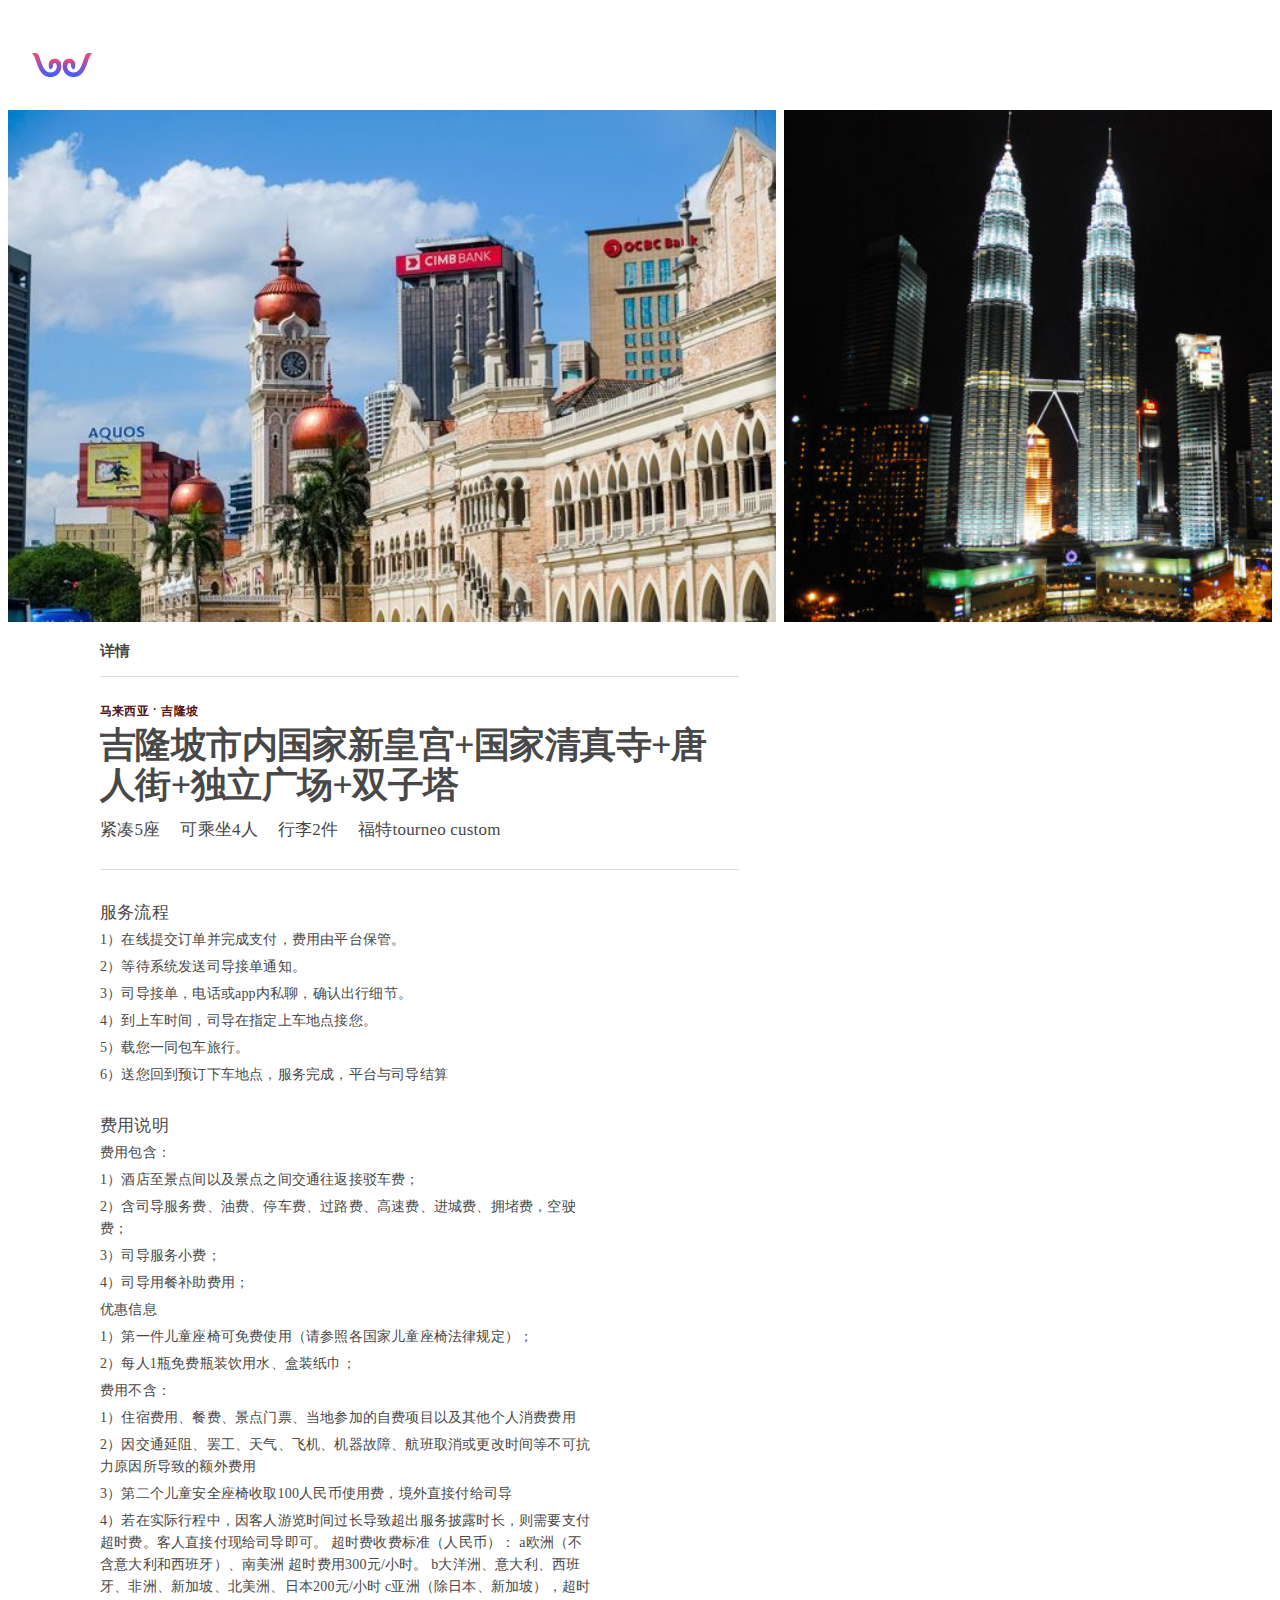
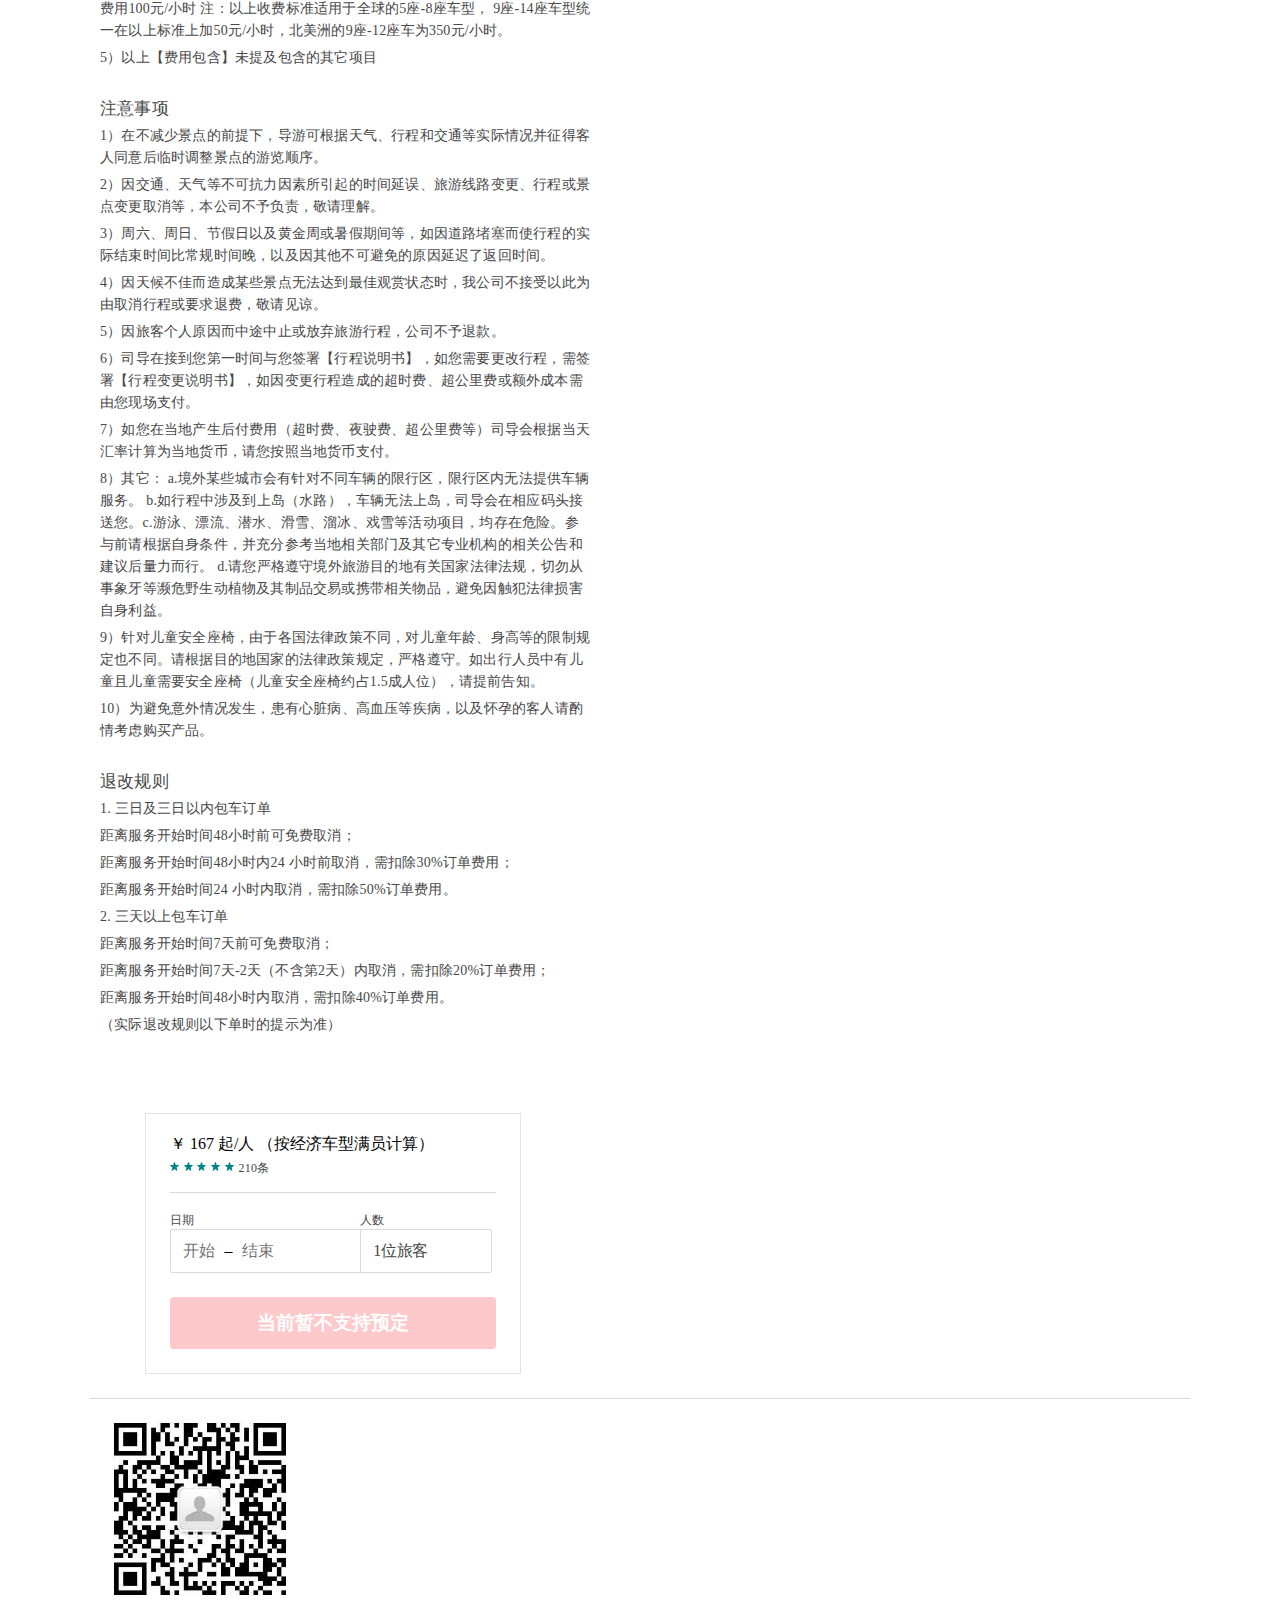
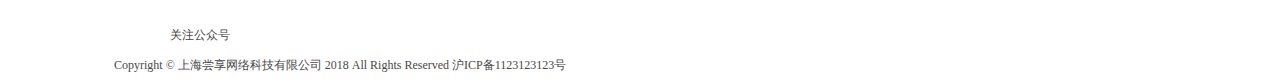
<file: info_2.html>
<!DOCTYPE html>
<!--[if IE 9]>
  <html lang="zh"
      dir="ltr"
      xmlns:fb="http://ogp.me/ns/fb#"
      class="ie ie9">
<![endif]-->
<!--[if (gt IE 9)|!(IE)]><!-->
<html lang="zh" dir="ltr" xmlns:fb="http://ogp.me/ns/fb#">
<!--<![endif]-->

<head>
    <meta charset="utf-8">

    <link href="https://z1.muscache.cn/airbnb/static/packages/common_o2.1-3c84791ad667e9465078426cf4b0cc50.css" media="all" rel="stylesheet"
        type="text/css" />
    <link href="https://z1.muscache.cn/airbnb/static/packages/common-7dfeccd69a4881e637e07819742cdf2a.css" media="all" rel="stylesheet"
        type="text/css" />



    <link href="https://z1.muscache.cn/airbnb/static/packages/map_search_china_deprecated-6247a8122371074ffcc034d04c31abb9.css"
        media="screen" rel="stylesheet" type="text/css" />
    <link href="https://z1.muscache.cn/airbnb/static/packages/map_search-45f80d919325a36af18ae885262e66f7.css" media="screen"
        rel="stylesheet" type="text/css" />
    <link href="https://z1.muscache.cn/airbnb/static/packages/p3-169f9d5381a7313b654e362bb64721eb.css" media="screen" rel="stylesheet"
        type="text/css" />
    <link href="https://z1.muscache.cn/airbnb/static/packages/china/fonts-089f8801c6a8b196311223e2db2c73c9.css" media="screen"
        rel="stylesheet" type="text/css" />


    <title>西游计</title>
</head>

<body class="with-new-header has-epcot-header">
    <a class="screen-reader-only screen-reader-only-focusable skip-to-content" data-hook="skip-to-content" href="#site-content">
        跳至内容
    </a>

    <style data-aphrodite="data-aphrodite"></style>
    <div data-hypernova-key="signup_login_dlsauth_modalsbundlejs" data-hypernova-id="5e2ea5c0-f279-4f4f-b952-0a275a8e733e">
        <div data-reactroot=""></div>
    </div>
    <meta content="{&quot;flags&quot;:{&quot;name&quot;:&quot;flags&quot;,&quot;value&quot;:{&quot;this_bit_is_available&quot;:2,&quot;can_see_community_links&quot;:4,&quot;has_new_notifications&quot;:8,&quot;og_publish&quot;:16,&quot;is_business_travel_verified&quot;:32,&quot;update_cached&quot;:64,&quot;revert_to_admin&quot;:128,&quot;facebook_connected&quot;:256,&quot;erf_trebuchet_log&quot;:512,&quot;has_search&quot;:1024,&quot;has_dates&quot;:4096,&quot;has_acpt_resv_as_gst&quot;:8192,&quot;can_send_profile_messages&quot;:32768,&quot;just_logged_in&quot;:65536,&quot;has_been_host&quot;:131072,&quot;should_drop_pellet&quot;:262144,&quot;field_guide_preload&quot;:524288,&quot;is_active_host&quot;:1048576,&quot;is_business_travel_manager&quot;:2097152,&quot;debugging_mode&quot;:4194304,&quot;is_host_referral_nav_bar_link_enabled&quot;:8388608,&quot;is_vr_platform_powered_host&quot;:67108864,&quot;can_see_meetups&quot;:134217728,&quot;should_drop_sift_pellet&quot;:268435456,&quot;has_host_navigation_header&quot;:536870912,&quot;is_booker_dashboard_launched&quot;:1073741824}},&quot;roles&quot;:{&quot;name&quot;:&quot;roles&quot;,&quot;value&quot;:{&quot;is_content_manager&quot;:1048576,&quot;is_stats_admin&quot;:16777216}},&quot;user_attributes&quot;:{&quot;name&quot;:&quot;_user_attributes&quot;}}"
        id="_bootstrap-user-attr-cookies" />
    <meta content="{&quot;show_credit_amount_in_header&quot;:{&quot;subject&quot;:&quot;user&quot;,&quot;buckets&quot;:200,&quot;percent_exposed&quot;:100,&quot;treatments&quot;:[{&quot;name&quot;:&quot;control&quot;,&quot;buckets&quot;:100},{&quot;name&quot;:&quot;treatment&quot;,&quot;buckets&quot;:100}],&quot;hashing_key&quot;:&quot;show_credit_amount_in_header&quot;,&quot;holdout_name&quot;:null,&quot;sitar_overrides&quot;:null},&quot;web_notification_dot_v2&quot;:{&quot;subject&quot;:&quot;user&quot;,&quot;buckets&quot;:100,&quot;percent_exposed&quot;:100,&quot;treatments&quot;:[{&quot;name&quot;:&quot;treatment&quot;,&quot;buckets&quot;:100}],&quot;hashing_key&quot;:&quot;web_notification_dot_v2&quot;,&quot;holdout_name&quot;:null,&quot;sitar_overrides&quot;:null},&quot;hog_prominent_add_a_new_listing_host_nav&quot;:{&quot;subject&quot;:&quot;user&quot;,&quot;buckets&quot;:200,&quot;percent_exposed&quot;:100,&quot;treatments&quot;:[{&quot;name&quot;:&quot;control&quot;,&quot;buckets&quot;:100},{&quot;name&quot;:&quot;treatment&quot;,&quot;buckets&quot;:100}],&quot;hashing_key&quot;:&quot;hog_prominent_add_a_new_listing_host_nav&quot;,&quot;holdout_name&quot;:null,&quot;sitar_overrides&quot;:null},&quot;hog_moweb_simple_sign_up&quot;:{&quot;subject&quot;:&quot;visitor&quot;,&quot;buckets&quot;:100,&quot;percent_exposed&quot;:100,&quot;treatments&quot;:[{&quot;name&quot;:&quot;treatment&quot;,&quot;buckets&quot;:100}],&quot;hashing_key&quot;:&quot;hog_moweb_simple_sign_up&quot;,&quot;holdout_name&quot;:null,&quot;sitar_overrides&quot;:null},&quot;hog_become_a_host_dropdown_improve&quot;:{&quot;subject&quot;:&quot;visitor&quot;,&quot;buckets&quot;:100,&quot;percent_exposed&quot;:100,&quot;treatments&quot;:[{&quot;name&quot;:&quot;treatment&quot;,&quot;buckets&quot;:100}],&quot;hashing_key&quot;:&quot;hog_become_a_host_dropdown_improve&quot;,&quot;holdout_name&quot;:null,&quot;sitar_overrides&quot;:null},&quot;hog_add_new_listing_in_global_nav&quot;:{&quot;subject&quot;:&quot;user&quot;,&quot;buckets&quot;:100,&quot;percent_exposed&quot;:100,&quot;treatments&quot;:[{&quot;name&quot;:&quot;treatment&quot;,&quot;buckets&quot;:100}],&quot;hashing_key&quot;:&quot;hog_add_new_listing_in_global_nav&quot;,&quot;holdout_name&quot;:null,&quot;sitar_overrides&quot;:null},&quot;navbar_hover_on_open&quot;:{&quot;subject&quot;:&quot;visitor&quot;,&quot;buckets&quot;:100,&quot;percent_exposed&quot;:100,&quot;treatments&quot;:[{&quot;name&quot;:&quot;control&quot;,&quot;buckets&quot;:100}],&quot;hashing_key&quot;:&quot;navbar_hover_on_open&quot;,&quot;holdout_name&quot;:null,&quot;sitar_overrides&quot;:null},&quot;sm_preload_latest_search&quot;:{&quot;subject&quot;:&quot;visitor&quot;,&quot;buckets&quot;:100,&quot;percent_exposed&quot;:100,&quot;treatments&quot;:[{&quot;name&quot;:&quot;preload_enabled&quot;,&quot;buckets&quot;:100}],&quot;hashing_key&quot;:&quot;sm_preload_latest_search&quot;,&quot;holdout_name&quot;:null,&quot;sitar_overrides&quot;:null},&quot;ehp_infants_v2&quot;:{&quot;subject&quot;:&quot;visitor&quot;,&quot;buckets&quot;:100,&quot;percent_exposed&quot;:100,&quot;treatments&quot;:[{&quot;name&quot;:&quot;control&quot;,&quot;buckets&quot;:0},{&quot;name&quot;:&quot;treatment&quot;,&quot;buckets&quot;:100}],&quot;hashing_key&quot;:&quot;ehp_infants_v2&quot;,&quot;holdout_name&quot;:null,&quot;sitar_overrides&quot;:null},&quot;china_android_app_direct_download_bev&quot;:{&quot;subject&quot;:&quot;visitor&quot;,&quot;buckets&quot;:2,&quot;percent_exposed&quot;:100,&quot;treatments&quot;:[{&quot;name&quot;:&quot;control&quot;,&quot;buckets&quot;:1},{&quot;name&quot;:&quot;treatment&quot;,&quot;buckets&quot;:1}],&quot;hashing_key&quot;:&quot;china_android_app_direct_download_bev&quot;,&quot;holdout_name&quot;:null,&quot;sitar_overrides&quot;:null},&quot;china_google_map_2x_v2&quot;:{&quot;subject&quot;:&quot;visitor&quot;,&quot;buckets&quot;:200,&quot;percent_exposed&quot;:100,&quot;treatments&quot;:[{&quot;name&quot;:&quot;control&quot;,&quot;buckets&quot;:100},{&quot;name&quot;:&quot;treatment&quot;,&quot;buckets&quot;:100}],&quot;hashing_key&quot;:&quot;china_google_map_2x_v2&quot;,&quot;holdout_name&quot;:null,&quot;sitar_overrides&quot;:{&quot;visitor&quot;:{&quot;1481634450_cDulsAheg1pHLrhn&quot;:&quot;treatment&quot;}}},&quot;china_mapbox_cn&quot;:{&quot;subject&quot;:&quot;visitor&quot;,&quot;buckets&quot;:100,&quot;percent_exposed&quot;:100,&quot;treatments&quot;:[{&quot;name&quot;:&quot;treatment&quot;,&quot;buckets&quot;:100}],&quot;hashing_key&quot;:&quot;china_mapbox_cn&quot;,&quot;holdout_name&quot;:null,&quot;sitar_overrides&quot;:null},&quot;china_stories_v0_web_bev&quot;:{&quot;subject&quot;:&quot;visitor&quot;,&quot;buckets&quot;:100,&quot;percent_exposed&quot;:100,&quot;treatments&quot;:[{&quot;name&quot;:&quot;treatment&quot;,&quot;buckets&quot;:100}],&quot;hashing_key&quot;:&quot;china_stories_v0_web_bev&quot;,&quot;holdout_name&quot;:null,&quot;sitar_overrides&quot;:null},&quot;china_login_redesign&quot;:{&quot;subject&quot;:&quot;visitor&quot;,&quot;buckets&quot;:100,&quot;percent_exposed&quot;:100,&quot;treatments&quot;:[{&quot;name&quot;:&quot;control&quot;,&quot;buckets&quot;:100}],&quot;hashing_key&quot;:&quot;china_login_redesign&quot;,&quot;holdout_name&quot;:null,&quot;sitar_overrides&quot;:null},&quot;china_contextual_login&quot;:{&quot;subject&quot;:&quot;visitor&quot;,&quot;buckets&quot;:100,&quot;percent_exposed&quot;:100,&quot;treatments&quot;:[{&quot;name&quot;:&quot;treatment&quot;,&quot;buckets&quot;:100}],&quot;hashing_key&quot;:&quot;china_contextual_login&quot;,&quot;holdout_name&quot;:null,&quot;sitar_overrides&quot;:null},&quot;mobile_web_auto_login_android_web_v1&quot;:{&quot;subject&quot;:&quot;user&quot;,&quot;buckets&quot;:100,&quot;percent_exposed&quot;:100,&quot;treatments&quot;:[{&quot;name&quot;:&quot;treatment&quot;,&quot;buckets&quot;:100}],&quot;hashing_key&quot;:&quot;mobile_web_auto_login_android_web_v1&quot;,&quot;holdout_name&quot;:null,&quot;sitar_overrides&quot;:null},&quot;signup_garden_in_alipay_browser&quot;:{&quot;subject&quot;:&quot;visitor&quot;,&quot;buckets&quot;:100,&quot;percent_exposed&quot;:100,&quot;treatments&quot;:[{&quot;name&quot;:&quot;treatment&quot;,&quot;buckets&quot;:100}],&quot;hashing_key&quot;:&quot;signup_garden_in_alipay_browser&quot;,&quot;holdout_name&quot;:null,&quot;sitar_overrides&quot;:null},&quot;cbl2017_landing_experience_v2&quot;:{&quot;subject&quot;:&quot;visitor&quot;,&quot;buckets&quot;:100,&quot;percent_exposed&quot;:100,&quot;treatments&quot;:[{&quot;name&quot;:&quot;treatment&quot;,&quot;buckets&quot;:100}],&quot;hashing_key&quot;:&quot;cbl2017_landing_experience_v2&quot;,&quot;holdout_name&quot;:null,&quot;sitar_overrides&quot;:null},&quot;hide_account_activation_post_signup_high_intent&quot;:{&quot;subject&quot;:&quot;visitor&quot;,&quot;buckets&quot;:100,&quot;percent_exposed&quot;:100,&quot;treatments&quot;:[{&quot;name&quot;:&quot;treatment&quot;,&quot;buckets&quot;:100}],&quot;hashing_key&quot;:&quot;hide_account_activation_post_signup_high_intent&quot;,&quot;holdout_name&quot;:null,&quot;sitar_overrides&quot;:null},&quot;china_currency_list_from_server&quot;:{&quot;subject&quot;:&quot;visitor&quot;,&quot;buckets&quot;:200,&quot;percent_exposed&quot;:100,&quot;treatments&quot;:[{&quot;name&quot;:&quot;control&quot;,&quot;buckets&quot;:100},{&quot;name&quot;:&quot;treatment&quot;,&quot;buckets&quot;:100}],&quot;hashing_key&quot;:&quot;china_currency_list_from_server&quot;,&quot;holdout_name&quot;:null,&quot;sitar_overrides&quot;:{&quot;visitor&quot;:{&quot;1507797202_BKNTPc/BtjWJv6vX&quot;:&quot;treatment&quot;}}},&quot;show_user_import_contacts&quot;:{&quot;subject&quot;:&quot;user&quot;,&quot;buckets&quot;:100,&quot;percent_exposed&quot;:100,&quot;treatments&quot;:[{&quot;name&quot;:&quot;treatment&quot;,&quot;buckets&quot;:100}],&quot;hashing_key&quot;:&quot;show_user_import_contacts&quot;,&quot;holdout_name&quot;:null,&quot;sitar_overrides&quot;:null},&quot;link_to_invite_page_on_header_credit_drop_down&quot;:{&quot;subject&quot;:&quot;user&quot;,&quot;buckets&quot;:100,&quot;percent_exposed&quot;:100,&quot;treatments&quot;:[{&quot;name&quot;:&quot;treatment&quot;,&quot;buckets&quot;:100}],&quot;hashing_key&quot;:&quot;link_to_invite_page_on_header_credit_drop_down&quot;,&quot;holdout_name&quot;:null,&quot;sitar_overrides&quot;:null},&quot;mai_holdout_v2&quot;:{&quot;subject&quot;:&quot;user&quot;,&quot;buckets&quot;:100,&quot;percent_exposed&quot;:100,&quot;treatments&quot;:[{&quot;name&quot;:&quot;control&quot;,&quot;buckets&quot;:50},{&quot;name&quot;:&quot;treatment&quot;,&quot;buckets&quot;:50}],&quot;hashing_key&quot;:&quot;mai_holdout_v2&quot;,&quot;holdout_name&quot;:null,&quot;sitar_overrides&quot;:null},&quot;mai_phone_verification_v3&quot;:{&quot;subject&quot;:&quot;user&quot;,&quot;buckets&quot;:100,&quot;percent_exposed&quot;:100,&quot;treatments&quot;:[{&quot;name&quot;:&quot;checkbox_starts_unchecked&quot;,&quot;buckets&quot;:100}],&quot;hashing_key&quot;:&quot;mai_phone_verification_v3&quot;,&quot;holdout_name&quot;:&quot;mai_holdout_v2&quot;,&quot;sitar_overrides&quot;:null},&quot;mai_post_signup_moweb_outside_booking&quot;:{&quot;subject&quot;:&quot;user&quot;,&quot;buckets&quot;:200,&quot;percent_exposed&quot;:100,&quot;treatments&quot;:[{&quot;name&quot;:&quot;control&quot;,&quot;buckets&quot;:100},{&quot;name&quot;:&quot;treatment&quot;,&quot;buckets&quot;:100}],&quot;hashing_key&quot;:&quot;mai_post_signup_moweb_outside_booking&quot;,&quot;holdout_name&quot;:&quot;mai_holdout_v2&quot;,&quot;sitar_overrides&quot;:null},&quot;web_visual_component_display_v3&quot;:{&quot;subject&quot;:&quot;visitor&quot;,&quot;buckets&quot;:100,&quot;percent_exposed&quot;:2,&quot;treatments&quot;:[{&quot;name&quot;:&quot;control&quot;,&quot;buckets&quot;:50},{&quot;name&quot;:&quot;track_visual_component_display&quot;,&quot;buckets&quot;:50}],&quot;hashing_key&quot;:&quot;web_visual_component_display_v3&quot;,&quot;holdout_name&quot;:null,&quot;sitar_overrides&quot;:null},&quot;china_web_header_currency_picker_with_currency_flag&quot;:{&quot;subject&quot;:&quot;visitor&quot;,&quot;buckets&quot;:200,&quot;percent_exposed&quot;:100,&quot;treatments&quot;:[{&quot;name&quot;:&quot;control&quot;,&quot;buckets&quot;:100},{&quot;name&quot;:&quot;treatment&quot;,&quot;buckets&quot;:100}],&quot;hashing_key&quot;:&quot;china_web_header_currency_picker_with_currency_flag&quot;,&quot;holdout_name&quot;:null,&quot;sitar_overrides&quot;:null},&quot;china_moweb_p2_filter_button_bar_with_currency_icon&quot;:{&quot;subject&quot;:&quot;visitor&quot;,&quot;buckets&quot;:200,&quot;percent_exposed&quot;:100,&quot;treatments&quot;:[{&quot;name&quot;:&quot;control&quot;,&quot;buckets&quot;:100},{&quot;name&quot;:&quot;treatment&quot;,&quot;buckets&quot;:100}],&quot;hashing_key&quot;:&quot;china_moweb_p2_filter_button_bar_with_currency_icon&quot;,&quot;holdout_name&quot;:null,&quot;sitar_overrides&quot;:{&quot;visitor&quot;:{&quot;1511216078_RqrBFUh2vN/Tinaz&quot;:&quot;treatment&quot;,&quot;1507797202_BKNTPc/BtjWJv6vX&quot;:&quot;treatment&quot;}}},&quot;header_currency_language_picker&quot;:{&quot;subject&quot;:&quot;visitor&quot;,&quot;buckets&quot;:200,&quot;percent_exposed&quot;:100,&quot;treatments&quot;:[{&quot;name&quot;:&quot;control&quot;,&quot;buckets&quot;:100},{&quot;name&quot;:&quot;treatment&quot;,&quot;buckets&quot;:100}],&quot;hashing_key&quot;:&quot;header_currency_language_picker&quot;,&quot;holdout_name&quot;:null,&quot;sitar_overrides&quot;:null},&quot;erf_meta_gift_page_space_js&quot;:{&quot;subject&quot;:&quot;visitor&quot;,&quot;buckets&quot;:200,&quot;percent_exposed&quot;:100,&quot;treatments&quot;:[{&quot;name&quot;:&quot;control&quot;,&quot;buckets&quot;:100},{&quot;name&quot;:&quot;treatment&quot;,&quot;buckets&quot;:100}],&quot;hashing_key&quot;:&quot;erf_meta_gift_page_space_js&quot;,&quot;holdout_name&quot;:null,&quot;sitar_overrides&quot;:{&quot;visitor&quot;:{&quot;444432234&quot;:&quot;control&quot;,&quot;1518037276_hmU%2B7TvtC5f3uBUA&quot;:&quot;control&quot;,&quot;1&quot;:&quot;control&quot;,&quot;2&quot;:&quot;treatment&quot;,&quot;3&quot;:&quot;treatment&quot;,&quot;4&quot;:&quot;treatment&quot;,&quot;5&quot;:&quot;treatment&quot;,&quot;11&quot;:&quot;control&quot;,&quot;12&quot;:&quot;control&quot;,&quot;13&quot;:&quot;control&quot;,&quot;14&quot;:&quot;control&quot;,&quot;15&quot;:&quot;control&quot;,&quot;21&quot;:&quot;treatment&quot;,&quot;22&quot;:&quot;treatment&quot;,&quot;23&quot;:&quot;treatment&quot;,&quot;24&quot;:&quot;treatment&quot;,&quot;31&quot;:&quot;control&quot;,&quot;32&quot;:&quot;control&quot;,&quot;33&quot;:&quot;control&quot;,&quot;34&quot;:&quot;control&quot;,&quot;35&quot;:&quot;control&quot;,&quot;36&quot;:&quot;control&quot;,&quot;37&quot;:&quot;treatment&quot;,&quot;38&quot;:&quot;treatment&quot;,&quot;39&quot;:&quot;treatment&quot;,&quot;40&quot;:&quot;treatment&quot;}}},&quot;trust_exp_mobile_aov_improved_display_shortcut&quot;:{&quot;subject&quot;:&quot;user&quot;,&quot;buckets&quot;:200,&quot;percent_exposed&quot;:100,&quot;treatments&quot;:[{&quot;name&quot;:&quot;control&quot;,&quot;buckets&quot;:100},{&quot;name&quot;:&quot;treatment&quot;,&quot;buckets&quot;:100}],&quot;hashing_key&quot;:&quot;trust_exp_mobile_aov_improved_display_shortcut&quot;,&quot;holdout_name&quot;:null,&quot;sitar_overrides&quot;:{&quot;user&quot;:{&quot;191594&quot;:&quot;treatment&quot;,&quot;9999999&quot;:&quot;treatment&quot;}}},&quot;experiences_wishlist_improvements&quot;:{&quot;subject&quot;:&quot;user&quot;,&quot;buckets&quot;:200,&quot;percent_exposed&quot;:100,&quot;treatments&quot;:[{&quot;name&quot;:&quot;control&quot;,&quot;buckets&quot;:100},{&quot;name&quot;:&quot;treatment&quot;,&quot;buckets&quot;:100}],&quot;hashing_key&quot;:&quot;experiences_wishlist_improvements&quot;,&quot;holdout_name&quot;:null,&quot;sitar_overrides&quot;:{&quot;user&quot;:{&quot;50315106&quot;:&quot;treatment&quot;}}}}"
        id="_bootstrap-erf" />



    <div id="field-guide-container"></div>



    <div class="flash-container"></div>

    <style data-aphrodite="data-aphrodite">
        ._1cwdu334 {
            box-shadow: none !important;
            border-bottom: none !important;
            height: 65px !important;
        }

        @media (min-width: 744px) {
            ._1cwdu334 {
                height: 81px !important;
                border-bottom: none !important;
            }
        }

        ._ousp44 {
            position: relative !important;
            z-index: 20 !important;
        }

        ._xbzxbi {
            height: 64px !important;
            width: 100% !important;
            background-color: #ffffff !important;
            position: absolute !important;
            top: 0px !important;
            left: 0px !important;
            -webkit-transform: translateY(-64px) !important;
            -ms-transform: translateY(-64px) !important;
            transform: translateY(-64px) !important;
            -webkit-transition-duration: 0.05s !important;
            transition-duration: 0.05s !important;
            -webkit-transition-property: -ms-transform, -webkit-transform, transform !important;
            -moz-transition-property: transform !important;
            transition-property: -ms-transform, -webkit-transform, transform !important;
            -webkit-transition-timing-function: ease-out !important;
            transition-timing-function: ease-out !important;
            -webkit-transition-delay: 0.3s !important;
            transition-delay: 0.3s !important;
            z-index: 15 !important;
        }

        ._pw89d3 {
            position: relative !important;
            z-index: 10 !important;
        }

        ._8iqo2b {
            position: relative !important;
            z-index: 5 !important;
        }

        ._1veha9rt {
            background-color: #ffffff !important;
            border-bottom: none !important;
            box-shadow: none !important;
        }

        ._hgnicv {
            border-left: 1px solid #DBDBDB !important;
        }

        ._2930ex {
            display: table !important;
            width: 100% !important;
        }

        ._ni9axhe {
            display: table-cell !important;
            vertical-align: middle !important;
        }

        ._10ejfg4u {
            display: table-cell !important;
            width: 100% !important;
            vertical-align: middle !important;
        }

        ._5nim5h {
            display: table-cell !important;
            height: 64px !important;
            position: relative !important;
            text-align: center !important;
            text-decoration: none !important;
            -webkit-transition: 0.25s color !important;
            -moz-transition: 0.25s color !important;
            transition: 0.25s color !important;
            padding-left: 24px !important;
            padding-right: 24px !important;
            vertical-align: middle !important;
            white-space: nowrap !important;
        }

        @media (min-width: 744px) {
            ._5nim5h {
                height: 80px !important;
            }
        }

        ._36rlri {
            display: inline-block !important;
        }

        ._iiid5y {
            color: #FF5A5F !important;
            display: inline-block !important;
            vertical-align: middle !important;
            font-size: 34px !important;
            -webkit-transition: 0.25s color !important;
            -moz-transition: 0.25s color !important;
            transition: 0.25s color !important;
        }

        @media (max-width: 743px) {
            ._iiid5y {
                font-size: 34px !important;
                left: 45% !important;
            }
        }

        ._tqn903 {
            color: #767676 !important;
            display: inline-block !important;
            font-size: 9px !important;
            margin-left: 8px !important;
            -webkit-transition: 1s color !important;
            -moz-transition: 1s color !important;
            transition: 1s color !important;
        }

        ._1g2dfiu {
            display: table-cell !important;
        }

        ._1gbvotfo {
            display: table-cell !important;
            -webkit-appearance: none !important;
            -moz-appearance: none !important;
            appearance: none !important;
            background: none !important;
            border: none !important;
            padding: 0px !important;
            margin: 0px !important;
        }

        ._1gbvotfo:focus {
            outline: none !important;
        }

        ._1s04l2o {
            display: table !important;
            list-style: none !important;
            padding: 0px !important;
            margin: 0px !important;
            height: 64px !important;
        }

        ._e296pg {
            position: relative !important;
        }

        ._gngqxi {
            -webkit-appearance: none !important;
            -moz-appearance: none !important;
            appearance: none !important;
            background: transparent !important;
            border: none !important;
            color: inherit !important;
            display: inline-block !important;
            height: 64px !important;
            line-height: 64px !important;
            text-decoration: none !important;
            margin: 0px !important;
            position: relative !important;
            padding: 0 8px !important;
            white-space: nowrap !important;
        }

        @media (min-width: 744px) {
            ._gngqxi {
                height: 80px !important;
                line-height: 80px !important;
            }
        }

        ._18lcoy3z {
            height: 100% !important;
            vertical-align: middle !important;
            -moz-box-sizing: border-box !important;
            box-sizing: border-box !important;
            border-bottom: 2px solid transparent !important;
        }

        ._lvb55za {
            display: inline-block !important;
            padding: 8px !important;
            vertical-align: middle !important;
            line-height: 1 !important;
            border-bottom: 2px solid transparent !important;
        }

        ._l7gvu6 {
            fill: #008489 !important;
            height: 6px !important;
            opacity: 0 !important;
            position: absolute !important;
            top: 50% !important;
            -webkit-transform: translate3d(4px, -8px, 0) !important;
            -ms-transform: translate3d(4px, -8px, 0) !important;
            transform: translate3d(4px, -8px, 0) !important;
            -webkit-transform-origin-x: 7px !important;
            -ms-transform-origin-x: 7px !important;
            transform-origin-x: 7px !important;
            -webkit-transform-origin-y: -5px !important;
            -ms-transform-origin-y: -5px !important;
            transform-origin-y: -5px !important;
            width: 6px !important;
        }

        ._oxmg4f2 {
            position: relative !important;
            padding-top: 0px !important;
        }

        @media (min-width: 744px) {
            ._oxmg4f2 {
                padding-top: 0px !important;
            }
        }

        ._3nukz4e {
            position: relative !important;
            width: 100% !important;
            background-color: #ffffff !important;
            cursor: pointer !important;
        }

        ._1b7wjabi {
            box-shadow: 0 1px 1px 1px rgba(0, 0, 0, 0.14) !important;
            position: absolute !important;
            left: auto !important;
            right: 24px !important;
            bottom: 24px !important;
            opacity: 0 !important;
            -webkit-transition: opacity 200ms ease-in-out !important;
            -moz-transition: opacity 200ms ease-in-out !important;
            transition: opacity 200ms ease-in-out !important;
        }

        ._1re2ppc {
            position: absolute !important;
            top: 0px !important;
            width: 100% !important;
            height: 90px !important;
            background: -webkit-linear-gradient(to top, transparent, rgba(0, 0, 0, 0.2)) !important;
            background: -moz-linear-gradient(to top, transparent, rgba(0, 0, 0, 0.2)) !important;
            background: linear-gradient(to top, transparent, rgba(0, 0, 0, 0.2)) !important;
        }

        ._1k1ggho {
            position: absolute !important;
            top: 24px !important;
            right: 24px !important;
        }

        ._y9ev9r {
            overflow: hidden !important;
        }

        ._6rzo65 {
            -webkit-transition: -webkit-transform 250ms ease-in-out, transform 250ms ease-in-out !important;
            -moz-transition: transform 250ms ease-in-out !important;
            transition: -ms-transform 250ms ease-in-out, -webkit-transform 250ms ease-in-out, transform 250ms ease-in-out !important;
            -webkit-transform: translateX(0) !important;
            -ms-transform: translateX(0) !important;
            transform: translateX(0) !important;
        }

        ._goo6eo {
            display: -webkit-inline-box !important;
            display: -moz-inline-box !important;
            display: -ms-inline-flexbox !important;
            display: -webkit-inline-flex !important;
            display: inline-flex !important;
        }

        ._1thk0tsb {
            display: table-cell !important;
            vertical-align: top !important;
        }

        ._n5lh69r {
            display: table-cell !important;
            width: 100% !important;
            vertical-align: top !important;
        }

        @keyframes keyframe_18jn58a {
            from {
                opacity: 0;
            }
            to {
                opacity: 1;
            }
        }

        ._x95iwlm {
            border: 0px !important;
            text-align: left !important;
            outline: none !important;
            padding: 0px !important;
            height: 294.6666666666667px !important;
            display: inline-block !important;
            min-height: 400px !important;
            max-height: 512px !important;
            -webkit-animation-name: keyframe_18jn58a !important;
            animation-name: keyframe_18jn58a !important;
            -webkit-animation-duration: 500ms !important;
            animation-duration: 500ms !important;
            -webkit-animation-timing-function: ease-out !important;
            animation-timing-function: ease-out !important;
        }

        @media (min-height: 700px) {
            ._x95iwlm {
                height: 294.6666666666667px !important;
            }
        }

        @media (min-height: 850px) {
            ._x95iwlm {
                height: 394.6666666666667px !important;
            }
        }

        @media (min-height: 1000px) {
            ._x95iwlm {
                height: 494.6666666666667px !important;
            }
        }

        @media (min-width: 744px) {
            @media (min-height: 700px) {
                ._x95iwlm {
                    height:353.6px !important;
                }
            }
            @media (min-height: 850px) {
                ._x95iwlm {
                    height: 473.6px !important;
                }
            }
            @media (min-height: 1000px) {
                ._x95iwlm {
                    height: 593.6px !important;
                }
            }
        }

        @media (min-width: 1128px) {
            @media (min-height: 700px) {
                ._x95iwlm {
                    height:442px !important;
                }
            }
            @media (min-height: 850px) {
                ._x95iwlm {
                    height: 592px !important;
                }
            }
            @media (min-height: 1000px) {
                ._x95iwlm {
                    height: 742px !important;
                }
            }
        }

        ._kyxjg0i {
            height: 294.6666666666667px !important;
            display: inline-block !important;
            min-height: 400px !important;
            max-height: 512px !important;
        }

        @media (min-height: 700px) {
            ._kyxjg0i {
                height: 294.6666666666667px !important;
            }
        }

        @media (min-height: 850px) {
            ._kyxjg0i {
                height: 394.6666666666667px !important;
            }
        }

        @media (min-height: 1000px) {
            ._kyxjg0i {
                height: 494.6666666666667px !important;
            }
        }

        @media (min-width: 744px) {
            @media (min-height: 700px) {
                ._kyxjg0i {
                    height:353.6px !important;
                }
            }
            @media (min-height: 850px) {
                ._kyxjg0i {
                    height: 473.6px !important;
                }
            }
            @media (min-height: 1000px) {
                ._kyxjg0i {
                    height: 593.6px !important;
                }
            }
        }

        @media (min-width: 1128px) {
            @media (min-height: 700px) {
                ._kyxjg0i {
                    height:442px !important;
                }
            }
            @media (min-height: 850px) {
                ._kyxjg0i {
                    height: 592px !important;
                }
            }
            @media (min-height: 1000px) {
                ._kyxjg0i {
                    height: 742px !important;
                }
            }
        }

        ._mxed4t2 {
            border: 0px !important;
            text-align: left !important;
            outline: none !important;
            padding: 0px !important;
            height: 294.6666666666667px !important;
            display: inline-block !important;
            min-height: 400px !important;
            max-height: 512px !important;
            margin-left: 8px !important;
            -webkit-animation-name: keyframe_18jn58a !important;
            animation-name: keyframe_18jn58a !important;
            -webkit-animation-duration: 500ms !important;
            animation-duration: 500ms !important;
            -webkit-animation-timing-function: ease-out !important;
            animation-timing-function: ease-out !important;
        }

        @media (min-height: 700px) {
            ._mxed4t2 {
                height: 294.6666666666667px !important;
            }
        }

        @media (min-height: 850px) {
            ._mxed4t2 {
                height: 394.6666666666667px !important;
            }
        }

        @media (min-height: 1000px) {
            ._mxed4t2 {
                height: 494.6666666666667px !important;
            }
        }

        @media (min-width: 744px) {
            @media (min-height: 700px) {
                ._mxed4t2 {
                    height:353.6px !important;
                }
            }
            @media (min-height: 850px) {
                ._mxed4t2 {
                    height: 473.6px !important;
                }
            }
            @media (min-height: 1000px) {
                ._mxed4t2 {
                    height: 593.6px !important;
                }
            }
        }

        @media (min-width: 1128px) {
            @media (min-height: 700px) {
                ._mxed4t2 {
                    height:442px !important;
                }
            }
            @media (min-height: 850px) {
                ._mxed4t2 {
                    height: 592px !important;
                }
            }
            @media (min-height: 1000px) {
                ._mxed4t2 {
                    height: 742px !important;
                }
            }
        }

        ._10zb0yd0 {
            cursor: pointer !important;
            position: relative !important;
            display: inline-block !important;
            text-align: center !important;
            text-decoration: none !important;
            border-radius: 4px !important;
            width: auto !important;
            font-family: Circular, "PingFang-SC", "Hiragino Sans GB", "微软雅黑", "Microsoft YaHei", "Heiti SC" !important;
            font-size: 15px !important;
            line-height: 18px !important;
            letter-spacing: undefined !important;
            padding-top: 8px !important;
            padding-bottom: 8px !important;
            color: #484848 !important;
            font-weight: normal !important;
            border: 1px solid transparent !important;
            padding-right: 16px !important;
            padding-left: 16px !important;
            min-width: 51.77708763999664px !important;
            background: #ffffff !important;
        }

        ._10zb0yd0::-moz-focus-inner {
            border: 0px !important;
            padding: 0px !important;
            margin: 0px !important;
        }

        ._10zb0yd0:focus::-moz-focus-inner {
            border: 1px dotted #000000 !important;
        }

        ._10zb0yd0:active {
            border-color: #ECECEC !important;
        }

        ._10zb0yd0:hover {
            background: #ffffff !important;
        }

        ._10zb0yd0:disabled {
            background: rgba(255, 255, 255, 0.3) !important;
            cursor: default !important;
        }

        ._1fehsqt2 {
            -webkit-transition: color 0.3s !important;
            -moz-transition: color 0.3s !important;
            transition: color 0.3s !important;
            font-family: Circular, "PingFang-SC", "Hiragino Sans GB", "微软雅黑", "Microsoft YaHei", "Heiti SC" !important;
            font-size: 15px !important;
            line-height: 18px !important;
            letter-spacing: undefined !important;
            padding-top: 0px !important;
            padding-bottom: 0px !important;
            color: #484848 !important;
        }

        ._gcgb88 {
            white-space: nowrap !important;
            line-height: 0 !important;
        }

        ._14owxkak {
            display: inline-block !important;
            box-shadow: 0 1px 1px 1px rgba(0, 0, 0, 0.14) !important;
            border-radius: 4px !important;
        }

        ._qtix31 {
            display: table !important;
        }

        @media (min-width: 744px) {
            ._qmx5s9 {
                margin-left: 0px !important;
                margin-right: 0px !important;
            }
        }

        ._uy08umt {
            margin-left: auto !important;
            margin-right: auto !important;
            width: auto !important;
            padding-left: 12px !important;
            padding-right: 12px !important;
        }

        ._uy08umt:before {
            content: '' !important;
            display: table !important;
        }

        ._uy08umt:after {
            clear: both !important;
            content: '' !important;
            display: table !important;
        }

        @media (min-width: 744px) {
            ._uy08umt {
                padding-right: 24px !important;
                padding-left: 24px !important;
                max-width: 696px !important;
            }
        }

        @media (min-width: 1128px) {
            ._uy08umt {
                max-width: 1080px !important;
            }
        }

        ._1rg905wj {
            height: 51px !important;
        }

        @media (min-width: 744px) {
            ._1rg905wj {
                z-index: 4 !important;
            }
        }

        ._t5g4kn {
            margin: 0 4px 0 4px !important;
        }

        ._18fdjt5 {
            display: inline-block !important;
            padding: 16px 0 16px 0 !important;
        }

        ._qhu8j16 {
            margin: 0px !important;
            word-wrap: break-word !important;
            font-family: Circular, "PingFang-SC", "Hiragino Sans GB", "微软雅黑", "Microsoft YaHei", "Heiti SC" !important;
            font-size: 15px !important;
            line-height: 18px !important;
            letter-spacing: 0.2px !important;
            padding-top: 0px !important;
            padding-bottom: 0px !important;
            color: #484848 !important;
            font-weight: 700 !important;
            display: inline !important;
        }

        ._1lefr0tv {
            font: inherit !important;
            font-family: Circular, "PingFang-SC", "Hiragino Sans GB", "微软雅黑", "Microsoft YaHei", "Heiti SC" !important;
            text-decoration: none !important;
            -webkit-appearance: none !important;
            -moz-appearance: none !important;
            appearance: none !important;
            background: transparent !important;
            border: 0px !important;
            cursor: pointer !important;
            margin: 0px !important;
            padding: 0px !important;
            -webkit-user-select: auto !important;
            -moz-user-select: auto !important;
            -ms-user-select: auto !important;
            user-select: auto !important;
            text-align: left !important;
            color: #484848 !important;
        }

        ._1lefr0tv:hover {
            text-decoration: underline !important;
        }

        ._1lefr0tv:focus {
            text-decoration: underline !important;
        }

        ._1lefr0tv:active {
            color: #006C70 !important;
            outline: 0px !important;
        }

        ._1nqravdm {
            font-weight: normal !important;
            margin: 0px !important;
            word-wrap: break-word !important;
            font-family: Circular, "PingFang-SC", "Hiragino Sans GB", "微软雅黑", "Microsoft YaHei", "Heiti SC" !important;
            font-size: 15px !important;
            line-height: 18px !important;
            letter-spacing: 0.2px !important;
            padding-top: 0px !important;
            padding-bottom: 0px !important;
            color: #484848 !important;
            display: inline !important;
        }

        ._xrvm73c {
            color: #008489 !important;
            font: inherit !important;
            font-family: Circular, "PingFang-SC", "Hiragino Sans GB", "微软雅黑", "Microsoft YaHei", "Heiti SC" !important;
            text-decoration: none !important;
            -webkit-appearance: none !important;
            -moz-appearance: none !important;
            appearance: none !important;
            background: transparent !important;
            border: 0px !important;
            cursor: pointer !important;
            margin: 0px !important;
            padding: 0px !important;
            -webkit-user-select: auto !important;
            -moz-user-select: auto !important;
            -ms-user-select: auto !important;
            user-select: auto !important;
            text-align: left !important;
        }

        ._xrvm73c:hover {
            text-decoration: underline !important;
        }

        ._xrvm73c:focus {
            text-decoration: underline !important;
        }

        ._xrvm73c:active {
            color: #006C70 !important;
            outline: 0px !important;
        }

        ._2h22gn {
            margin-left: -8px !important;
            margin-right: -8px !important;
        }

        ._2h22gn:before {
            content: " " !important;
            display: table !important;
        }

        ._2h22gn:after {
            content: " " !important;
            display: table !important;
            clear: both !important;
        }

        ._1kzvqab3 {
            padding-left: 8px !important;
            padding-right: 8px !important;
            min-height: 1px !important;
            position: relative !important;
        }

        @media (min-width: 1128px) {
            ._1kzvqab3 {
                width: 58.333333333333336% !important;
                float: left !important;
            }
        }

        ._76irmj {
            border-bottom: 1px solid #DBDBDB !important;
        }

        @media (min-width: 744px) {
            ._b1aaqf {
                margin-top: 24px !important;
            }
        }

        ._4efw5a {
            text-transform: uppercase !important;
        }

        ._1wf36db6 {
            margin: 0px !important;
            word-wrap: break-word !important;
            font-family: Circular, "PingFang-SC", "Hiragino Sans GB", "微软雅黑", "Microsoft YaHei", "Heiti SC" !important;
            font-size: 12px !important;
            line-height: 16px !important;
            letter-spacing: 0.2px !important;
            padding-top: 0px !important;
            padding-bottom: 0px !important;
            color: #484848 !important;
            font-weight: 700 !important;
            display: inline !important;
        }

        ._6nv357d {
            font-weight: 700 !important;
            margin: 0px !important;
            word-wrap: break-word !important;
            font-family: Circular, "PingFang-SC", "Hiragino Sans GB", "微软雅黑", "Microsoft YaHei", "Heiti SC" !important;
            font-size: 36px !important;
            line-height: 40px !important;
            letter-spacing: -0.6px !important;
            padding-top: 6px !important;
            padding-bottom: 6px !important;
            color: #484848 !important;
        }

        @media (max-width: 743px) {
            ._6nv357d {
                font-size: 32px !important;
                line-height: 40px !important;
                letter-spacing: -0.6px !important;
            }
        }

        ._tpbrp {
            color: inherit !important;
            font-size: 1em !important;
            font-weight: inherit !important;
            line-height: inherit !important;
            margin: 0px !important;
            padding: 0px !important;
        }

        ._1synixu7 {
            font-weight: normal !important;
            color: #484848 !important;
            font-family: Circular, "PingFang-SC", "Hiragino Sans GB", "微软雅黑", "Microsoft YaHei", "Heiti SC" !important;
            margin: 0px !important;
            word-wrap: break-word !important;
            font-size: 17px !important;
            line-height: 22px !important;
            letter-spacing: 0.2px !important;
            display: inline !important;
        }

        ._1xq1cwx {
            font-family: Circular, "PingFang-SC", "Hiragino Sans GB", "微软雅黑", "Microsoft YaHei", "Heiti SC" !important;
        }

        ._zi10aer {
            color: #484848 !important;
            font-family: Circular, "PingFang-SC", "Hiragino Sans GB", "微软雅黑", "Microsoft YaHei", "Heiti SC" !important;
            margin: 0px !important;
            word-wrap: break-word !important;
            font-size: 17px !important;
            line-height: 22px !important;
            letter-spacing: 0.2px !important;
            font-weight: 300 !important;
            display: inline !important;
        }

        ._9ch2nvb {
            cursor: pointer !important;
            -webkit-transition: background 0.3s, border-color 0.3s !important;
            -moz-transition: background 0.3s, border-color 0.3s !important;
            transition: background 0.3s, border-color 0.3s !important;
            position: relative !important;
            display: inline-block !important;
            text-align: center !important;
            text-decoration: none !important;
            border-radius: 4px !important;
            width: 100% !important;
            font-family: Circular, "PingFang-SC", "Hiragino Sans GB", "微软雅黑", "Microsoft YaHei", "Heiti SC" !important;
            font-size: 15px !important;
            line-height: 18px !important;
            letter-spacing: undefined !important;
            padding-top: 8px !important;
            padding-bottom: 8px !important;
            color: #484848 !important;
            font-weight: normal !important;
            border: 1px solid transparent !important;
            padding-right: 16px !important;
            padding-left: 16px !important;
            min-width: 51.77708763999664px !important;
            border-color: #484848 !important;
            background: #ffffff !important;
        }

        ._9ch2nvb::-moz-focus-inner {
            border: 0px !important;
            padding: 0px !important;
            margin: 0px !important;
        }

        ._9ch2nvb:focus::-moz-focus-inner {
            border: 1px dotted #000000 !important;
        }

        ._9ch2nvb:active {
            border-color: #484848 !important;
            background: #ffffff !important;
        }

        ._9ch2nvb:hover {
            border-color: #484848 !important;
            background: #ffffff !important;
        }

        ._9ch2nvb:disabled {
            border-color: rgba(72, 72, 72, 0.3) !important;
            cursor: default !important;
            background: #ffffff !important;
        }

        ._1syo3wgl {
            -webkit-transition: color 0.3s !important;
            -moz-transition: color 0.3s !important;
            transition: color 0.3s !important;
            font-family: Circular, "PingFang-SC", "Hiragino Sans GB", "微软雅黑", "Microsoft YaHei", "Heiti SC" !important;
            font-size: 15px !important;
            line-height: 18px !important;
            letter-spacing: undefined !important;
            padding-top: 0px !important;
            padding-bottom: 0px !important;
            color: #484848 !important;
        }

        ._inbjzc2 {
            font-weight: normal !important;
            margin: 0px !important;
            word-wrap: break-word !important;
            font-family: Circular, "PingFang-SC", "Hiragino Sans GB", "微软雅黑", "Microsoft YaHei", "Heiti SC" !important;
            font-size: 15px !important;
            line-height: 18px !important;
            letter-spacing: 0.2px !important;
            padding-top: 0px !important;
            padding-bottom: 0px !important;
            color: #484848 !important;
        }

        ._ncmdki {
            float: left !important;
        }

        ._okvr2u {
            display: inline-block !important;
            height: 64px !important;
            margin-left: 16px !important;
            padding: 8px 0 !important;
        }

        ._mstzcu {
            display: inline-block !important;
            margin-left: 12px !important;
        }

        ._9ziurx {
            overflow: hidden !important;
            text-overflow: ellipsis !important;
            white-space: noWrap !important;
        }

        ._15xnsi4 {
            display: inline-block !important;
            height: 48px !important;
            margin-left: 12px !important;
            padding: 0 !important;
            max-width: -webkit-calc(100vw - 148px) !important;
            max-width: -moz-calc(100vw - 148px) !important;
            max-width: calc(100vw - 148px) !important;
        }

        ._fet1ri {
            display: inline-block !important;
            float: right !important;
            height: 16px !important;
            margin-left: 16px !important;
            padding: 12px 0 !important;
        }

        ._12r18es {
            background: #D8D8D8 !important;
            border-radius: 50% !important;
            border: 2px solid #ffffff !important;
            overflow: hidden !important;
        }

        ._110nrr2 {
            -webkit-appearance: none !important;
            -moz-appearance: none !important;
            appearance: none !important;
            background: transparent !important;
            border: 0px !important;
            cursor: pointer !important;
            margin: 0px !important;
            padding: 0px !important;
            -webkit-user-select: auto !important;
            -moz-user-select: auto !important;
            -ms-user-select: auto !important;
            user-select: auto !important;
            text-decoration: none !important;
        }

        ._110nrr2:active {
            outline: 0px !important;
        }

        ._8kd6yy {
            position: absolute !important;
            right: -8px !important;
            bottom: 0px !important;
            line-height: 0 !important;
        }

        ._1wewjvnm {
            margin: 0px !important;
            word-wrap: break-word !important;
            font-family: Circular, "PingFang-SC", "Hiragino Sans GB", "微软雅黑", "Microsoft YaHei", "Heiti SC" !important;
            font-size: 19px !important;
            line-height: 24px !important;
            letter-spacing: undefined !important;
            padding-top: 0px !important;
            padding-bottom: 0px !important;
            color: #484848 !important;
            font-weight: 700 !important;
            display: inline !important;
        }

        ._15ltcxz2 {
            font-weight: normal !important;
            margin: 0px !important;
            word-wrap: break-word !important;
            font-family: Circular, "PingFang-SC", "Hiragino Sans GB", "微软雅黑", "Microsoft YaHei", "Heiti SC" !important;
            font-size: 19px !important;
            line-height: 24px !important;
            letter-spacing: undefined !important;
            padding-top: 0px !important;
            padding-bottom: 0px !important;
            color: #484848 !important;
            display: inline !important;
        }

        ._1a17kjfb {
            background: #f8f8f8 !important;
            border-radius: 5px !important;
            position: relative !important;
            display: inline-block !important;
            width: 100% !important;
            padding: 16px 16px !important;
        }

        ._jm48hl {
            position: absolute !important;
            width: 20px !important;
            height: 10px !important;
            top: -10px !important;
            left: 24px !important;
            margin-left: -10px !important;
        }

        @media (min-width: 744px) {
            ._jm48hl {
                left: 32px !important;
            }
        }

        ._1truz6z {
            fill: #f8f8f8 !important;
        }

        ._inh567 {
            stroke: #f8f8f8 !important;
            fill: transparent !important;
        }

        ._10n9uqrn {
            font-weight: 500 !important;
            color: #484848 !important;
            font-family: Circular, "PingFang-SC", "Hiragino Sans GB", "微软雅黑", "Microsoft YaHei", "Heiti SC" !important;
            margin: 0px !important;
            word-wrap: break-word !important;
            font-size: 17px !important;
            line-height: 22px !important;
            letter-spacing: 0.2px !important;
        }

        ._qgh1p4 {
            width: 100% !important;
            height: 100% !important;
            padding-left: 6px !important;
            padding-right: 6px !important;
            padding-bottom: 30px !important;
        }

        @media (min-width: 744px) {
            ._qgh1p4 {
                padding-left: 8px !important;
                padding-right: 8px !important;
            }
        }

        @media (min-width: 1128px) {
            ._qgh1p4 {
                padding-bottom: 0px !important;
            }
        }

        ._5vk1jx3 {
            margin-top: 0px !important;
            margin-left: -24px !important;
            margin-right: -24px !important;
            overflow-y: hidden !important;
            -webkit-overflow-scrolling: touch !important;
        }

        ._5vk1jx3::-webkit-scrollbar {
            display: none !important;
        }

        @media (min-width: 1128px) {
            ._5vk1jx3 {
                margin-left: -8px !important;
                margin-right: -8px !important;
                overflow: hidden !important;
                overflow-y: hidden !important;
            }
        }

        ._1bp1hweq {
            -webkit-transition: -webkit-transform 0.5s, transform 0.5s !important;
            -moz-transition: transform 0.5s !important;
            transition: -ms-transform 0.5s, -webkit-transform 0.5s, transform 0.5s !important;
            white-space: nowrap !important;
            overflow-x: auto !important;
            overflow-y: hidden !important;
            padding: 0 18px !important;
            margin-bottom: -30px !important;
            display: -webkit-box !important;
            display: -moz-box !important;
            display: -ms-flexbox !important;
            display: -webkit-flex !important;
            display: flex !important;
        }

        ._1bp1hweq::-webkit-scrollbar {
            -webkit-appearance: none !important;
            display: none !important;
        }

        @media (min-width: 744px) {
            ._1bp1hweq {
                padding: 0 16px !important;
            }
        }

        @media (min-width: 1128px) {
            ._1bp1hweq {
                margin-bottom: 0px !important;
                padding: 0px !important;
                overflow: visible !important;
            }
        }

        ._6htn2u {
            position: relative !important;
            z-index: 0 !important;
        }

        ._s4diooy {
            display: inline-block !important;
            vertical-align: top !important;
            white-space: normal !important;
            width: 50% !important;
            -webkit-flex: none !important;
            -ms-flex: none !important;
            flex: none !important;
        }

        @media (max-width: 743px) {}

        @media (min-width: 744px) {
            ._s4diooy {
                width: 25% !important;
            }
        }

        @media (max-width: 1127px) {}

        @media (min-width: 1128px) {
            ._s4diooy {
                width: 25% !important;
            }
        }

        @media (max-width: 1440px) {}

        ._104c8wj {
            border: 1px solid #DBDBDB !important;
            border-radius: 4px !important;
            height: 100% !important;
            padding: 12px !important;
        }

        ._1py0518 {
            margin-top: 12px !important;
            margin-bottom: 4px !important;
        }

        ._14tkmhr {
            margin-right: 8px !important;
        }

        ._1cxs44em {
            margin: 0px !important;
            word-wrap: break-word !important;
            font-family: Circular, "PingFang-SC", "Hiragino Sans GB", "微软雅黑", "Microsoft YaHei", "Heiti SC" !important;
            font-size: 12px !important;
            line-height: 16px !important;
            letter-spacing: 0.2px !important;
            padding-top: 0px !important;
            padding-bottom: 0px !important;
            color: #484848 !important;
            font-weight: 700 !important;
        }

        ._10m26pom {
            margin: 0px !important;
            word-wrap: break-word !important;
            font-family: Circular, "PingFang-SC", "Hiragino Sans GB", "微软雅黑", "Microsoft YaHei", "Heiti SC" !important;
            font-size: 15px !important;
            line-height: 18px !important;
            letter-spacing: 0.2px !important;
            padding-top: 0px !important;
            padding-bottom: 0px !important;
            color: #484848 !important;
            font-weight: 300 !important;
        }

        ._79dbpfm {
            padding-left: 8px !important;
            padding-right: 8px !important;
            min-height: 1px !important;
            position: relative !important;
        }

        @media (min-width: 744px) {
            ._79dbpfm {
                width: 25% !important;
                float: left !important;
            }
        }

        @media (min-width: 744px) {
            ._13bnwth {
                margin-bottom: 0px !important;
            }
        }

        ._q401y8m {
            padding-left: 8px !important;
            padding-right: 8px !important;
            min-height: 1px !important;
            position: relative !important;
        }

        @media (min-width: 744px) {
            ._q401y8m {
                width: 75% !important;
                float: left !important;
            }
        }

        ._ninkl37 {
            color: #484848 !important;
            font-family: Circular, "PingFang-SC", "Hiragino Sans GB", "微软雅黑", "Microsoft YaHei", "Heiti SC" !important;
            margin: 0px !important;
            word-wrap: break-word !important;
            font-size: 14px !important;
            line-height: 22px !important;
            letter-spacing: 0.2px !important;
            font-weight: 300 !important;
        }

        ._ninkl37 span {
            display: block;
            margin: 5px 0px;
        }

        ._qayx7q {
            width: 100% !important;
            text-align: center !important;
        }

        ._1nef7mtw {
            padding-left: 8px !important;
            padding-right: 8px !important;
            min-height: 1px !important;
            position: relative !important;
            width: 25% !important;
            float: left !important;
        }

        @media (min-width: 744px) {
            ._1nef7mtw {
                width: 16.666666666666664% !important;
                float: left !important;
            }
        }

        ._12to336 {
            text-align: center !important;
        }

        ._14s13aei {
            font-weight: normal !important;
            margin: 0px !important;
            word-wrap: break-word !important;
            font-family: Circular, "PingFang-SC", "Hiragino Sans GB", "微软雅黑", "Microsoft YaHei", "Heiti SC" !important;
            font-size: 19px !important;
            line-height: 24px !important;
            letter-spacing: undefined !important;
            padding-top: 0px !important;
            padding-bottom: 0px !important;
            color: #484848 !important;
        }

        ._hzyixqe {
            color: #008489 !important;
            font: inherit !important;
            font-family: Circular, "PingFang-SC", "Hiragino Sans GB", "微软雅黑", "Microsoft YaHei", "Heiti SC" !important;
            text-decoration: none !important;
            -webkit-appearance: none !important;
            -moz-appearance: none !important;
            background: transparent !important;
            border: 0px !important;
            cursor: pointer !important;
            margin: 0px !important;
            padding: 0px !important;
            -webkit-user-select: auto !important;
            -moz-user-select: auto !important;
            -ms-user-select: auto !important;
            user-select: auto !important;
            text-align: center !important;
        }

        ._hzyixqe:hover {
            text-decoration: underline !important;
        }

        ._hzyixqe:focus {
            text-decoration: underline !important;
        }

        ._hzyixqe:active {
            color: #006C70 !important;
            outline: 0px !important;
        }

        ._i6dgfcq {
            height: 40px !important;
        }

        @media (max-width: 743px) {
            ._i6dgfcq {
                margin-bottom: 16px !important;
            }
        }

        ._1pr59fm {
            height: 40px !important;
        }

        ._c0qx5fd {
            font-weight: 700 !important;
            margin: 0px !important;
            word-wrap: break-word !important;
            font-family: Circular, "PingFang-SC", "Hiragino Sans GB", "微软雅黑", "Microsoft YaHei", "Heiti SC" !important;
            font-size: 28px !important;
            line-height: 32px !important;
            letter-spacing: -0.6px !important;
            padding-top: 2px !important;
            padding-bottom: 2px !important;
            color: #484848 !important;
        }

        @media (max-width: 743px) {
            ._c0qx5fd {
                font-size: 25px !important;
                line-height: 30px !important;
                letter-spacing: -0.6px !important;
            }
        }

        ._xofrn3w {
            padding-left: 8px !important;
            padding-right: 8px !important;
            min-height: 1px !important;
            position: relative !important;
            width: 100% !important;
            float: left !important;
        }

        @media (min-width: 744px) {
            ._xofrn3w {
                width: 66.66666666666666% !important;
                float: left !important;
            }
        }

        ._djxl322 {
            display: table !important;
            position: relative !important;
            height: 100% !important;
            width: 100% !important;
        }

        ._1m8bb6v {
            position: absolute !important;
            display: block !important;
            border: 0px !important;
            margin: -1px !important;
            padding: 0px !important;
            height: 1px !important;
            width: 1px !important;
            clip: rect(0, 0, 0, 0) !important;
            overflow: hidden !important;
        }

        ._18ysolj9 {
            display: inline-block !important;
            color: #008489 !important;
            font-size: 16px !important;
            height: 16px !important;
            margin-right: 6px !important;
            width: 16px !important;
        }

        ._4hfekbw {
            padding-left: 8px !important;
            padding-right: 8px !important;
            min-height: 1px !important;
            position: relative !important;
            width: 100% !important;
            float: left !important;
        }

        @media (min-width: 744px) {
            ._4hfekbw {
                width: 33.33333333333333% !important;
                float: left !important;
            }
        }

        ._9hxttoo {
            display: block !important;
            width: 100% !important;
        }

        ._5ii2tfq {
            border-width: 1px !important;
            border-style: solid !important;
            border-color: #DBDBDB !important;
            border-radius: 2px !important;
            background-color: #ffffff !important;
            margin-bottom: 8px !important;
            position: relative !important;
            z-index: 0 !important;
            font-family: Circular, "PingFang-SC", "Hiragino Sans GB", "微软雅黑", "Microsoft YaHei", "Heiti SC" !important;
            font-size: 15px !important;
            line-height: 18px !important;
            letter-spacing: 0.2px !important;
            padding-top: 0px !important;
            padding-bottom: 0px !important;
            color: #484848 !important;
            display: block !important;
            width: 100% !important;
        }

        ._1bv61q3c {
            font-family: Circular, "PingFang-SC", "Hiragino Sans GB", "微软雅黑", "Microsoft YaHei", "Heiti SC" !important;
            font-size: 15px !important;
            line-height: 18px !important;
            letter-spacing: 0.2px !important;
            padding-top: 7px !important;
            padding-bottom: 0px !important;
            color: #484848 !important;
            padding-left: 8px !important;
        }

        ._178faes {
            overflow: hidden !important;
            position: relative !important;
        }

        ._36meqv5 {
            background-color: transparent !important;
            border: 0px !important;
            width: 100% !important;
            font-family: Circular, "PingFang-SC", "Hiragino Sans GB", "微软雅黑", "Microsoft YaHei", "Heiti SC" !important;
            font-size: 15px !important;
            line-height: 18px !important;
            letter-spacing: 0.2px !important;
            padding-top: 0px !important;
            padding-bottom: 0px !important;
            color: #484848 !important;
            font-weight: normal !important;
            padding: 7px !important;
        }

        ._36meqv5:focus {
            outline: none !important;
        }

        ._36meqv5::-ms-clear {
            display: none !important;
        }

        ._36meqv5::-webkit-input-placeholder {
            color: #767676 !important;
            opacity: 1 !important;
        }

        ._36meqv5::-moz-placeholder {
            color: #767676 !important;
            opacity: 1 !important;
        }

        ._36meqv5:-moz-placeholder {
            color: #767676 !important;
            opacity: 1 !important;
        }

        ._36meqv5:-ms-input-placeholder {
            color: #767676 !important;
            opacity: 1 !important;
        }

        ._36meqv5::placeholder {
            color: #767676 !important;
            opacity: 1 !important;
        }

        ._1iu38l3 {
            float: right !important;
            padding-top: 2px !important;
        }

        @media (min-width: 744px) {
            ._1530dt5 {
                padding-left: 16px !important;
            }
        }

        ._en5l15m {
            padding-left: 8px !important;
            padding-right: 8px !important;
            min-height: 1px !important;
            position: relative !important;
        }

        @media (min-width: 744px) {
            ._en5l15m {
                width: 50% !important;
                float: left !important;
            }
        }

        ._iq8x9is {
            padding-left: 8px !important;
            padding-right: 8px !important;
            min-height: 1px !important;
            position: relative !important;
            width: 50% !important;
            float: left !important;
        }

        ._l8zgil6 {
            margin: 0px !important;
            word-wrap: break-word !important;
            font-family: Circular, "PingFang-SC", "Hiragino Sans GB", "微软雅黑", "Microsoft YaHei", "Heiti SC" !important;
            font-size: 15px !important;
            line-height: 18px !important;
            letter-spacing: 0.2px !important;
            padding-top: 0px !important;
            padding-bottom: 0px !important;
            color: #484848 !important;
            font-weight: 300 !important;
            display: inline !important;
        }

        ._1rp5252 {
            cursor: pointer !important;
            background-color: transparent !important;
            color: buttontext !important;
            border: 0px !important;
            display: block !important;
        }

        ._1rp5252:active {
            outline: 0px !important;
        }

        ._1rp5252:disabled {
            opacity: 0.5 !important;
            cursor: default !important;
            color: graytext !important;
        }

        ._1ecjmw6o {
            padding-left: 8px !important;
            padding-right: 8px !important;
            min-height: 1px !important;
            position: relative !important;
        }

        @media (min-width: 1128px) {
            ._1ecjmw6o {
                width: 100% !important;
                float: left !important;
            }
        }

        ._140n9qh {
            text-align: right !important;
        }

        ._1oeyi5ca {
            padding-left: 8px !important;
            padding-right: 8px !important;
            min-height: 1px !important;
            position: relative !important;
            width: 41.66666666666667% !important;
            float: left !important;
        }

        @media (min-width: 744px) {
            ._1oeyi5ca {
                width: 66.66666666666666% !important;
                float: left !important;
            }
        }

        ._11hau3k {
            margin: 0px !important;
            padding: 0px !important;
        }

        ._jaf31qq {
            display: inline-block !important;
            vertical-align: middle !important;
            margin-right: 5px !important;
            margin-left: 0px !important;
        }

        ._9kspdd {
            display: inline-block !important;
            vertical-align: middle !important;
            margin-left: 5px !important;
            margin-right: 5px !important;
        }

        ._ljpfeqr {
            display: inline-block !important;
            vertical-align: middle !important;
            margin-left: 5px !important;
            margin-right: 0px !important;
        }

        ._e602arm {
            width: 32px !important;
            height: 32px !important;
            border-radius: 16px !important;
            line-height: 32px !important;
            text-align: center !important;
            background-color: #008489 !important;
            color: #ffffff !important;
        }

        ._1obhjxp6 {
            display: inline-block !important;
            background-color: transparent !important;
            border: none !important;
            font: inherit !important;
            font-family: Circular, "PingFang-SC", "Hiragino Sans GB", "微软雅黑", "Microsoft YaHei", "Heiti SC" !important;
            text-decoration: none !important;
            color: #ffffff !important;
        }

        ._1obhjxp6:hover {
            text-decoration: underline !important;
        }

        ._1obhjxp6:active {
            color: #006C70 !important;
        }

        ._1bdke5s {
            width: 32px !important;
            height: 32px !important;
            border-radius: 16px !important;
            line-height: 32px !important;
            text-align: center !important;
        }

        ._5u96sq {
            display: inline-block !important;
            background-color: transparent !important;
            border: none !important;
            color: #008489 !important;
            font: inherit !important;
            font-family: Circular, "PingFang-SC", "Hiragino Sans GB", "微软雅黑", "Microsoft YaHei", "Heiti SC" !important;
            text-decoration: none !important;
        }

        ._5u96sq:hover {
            text-decoration: underline !important;
        }

        ._5u96sq:active {
            color: #006C70 !important;
        }

        ._1oq38vn {
            -webkit-user-select: none !important;
            -moz-user-select: none !important;
            -ms-user-select: none !important;
            user-select: none !important;
            -webkit-transform: translateY(-0.35em) !important;
            -ms-transform: translateY(-0.35em) !important;
            transform: translateY(-0.35em) !important;
        }

        ._1fugz1u2 {
            margin: 0px !important;
            word-wrap: break-word !important;
            font-family: Circular, "PingFang-SC", "Hiragino Sans GB", "微软雅黑", "Microsoft YaHei", "Heiti SC" !important;
            font-size: 19px !important;
            line-height: 24px !important;
            letter-spacing: undefined !important;
            padding-top: 0px !important;
            padding-bottom: 0px !important;
            color: #484848 !important;
            font-weight: 300 !important;
        }

        ._1yofwd5 {
            background-color: transparent !important;
            border-color: #008489 !important;
            color: #008489 !important;
            border: 1px solid !important;
            width: 32px !important;
            height: 32px !important;
            border-radius: 16px !important;
            position: relative !important;
        }

        ._1rltvky {
            position: absolute !important;
            top: 50% !important;
            left: 50% !important;
            -webkit-transform: translate(-50%, -50%) !important;
            -ms-transform: translate(-50%, -50%) !important;
            transform: translate(-50%, -50%) !important;
            font-size: 0.75em !important;
        }

        ._1gohdtcb {
            padding-left: 8px !important;
            padding-right: 8px !important;
            min-height: 1px !important;
            position: relative !important;
            width: 58.333333333333336% !important;
            float: left !important;
        }

        @media (min-width: 744px) {
            ._1gohdtcb {
                width: 33.33333333333333% !important;
                float: left !important;
            }
        }

        ._10g539sr {
            color: #008489 !important;
            font: inherit !important;
            font-family: Circular, "PingFang-SC", "Hiragino Sans GB", "微软雅黑", "Microsoft YaHei", "Heiti SC" !important;
            text-decoration: none !important;
        }

        ._10g539sr:hover {
            text-decoration: underline !important;
        }

        ._10g539sr:focus {
            text-decoration: underline !important;
        }

        ._10g539sr:active {
            color: #006C70 !important;
        }

        ._b725l37 {
            color: #484848 !important;
            font-family: Circular, "PingFang-SC", "Hiragino Sans GB", "微软雅黑", "Microsoft YaHei", "Heiti SC" !important;
            margin: 0px !important;
            word-wrap: break-word !important;
            font-size: 17px !important;
            line-height: 22px !important;
            letter-spacing: 0.2px !important;
            font-weight: 700 !important;
        }

        ._11oyobo {
            white-space: pre-wrap !important;
        }

        ._1iti0ju {
            display: inline-block !important;
            vertical-align: middle !important;
        }

        ._17xieai {
            display: inline-block !important;
            margin-left: 12px !important;
            vertical-align: middle !important;
        }

        ._19q3vtu {
            display: inline-block !important;
            max-width: -webkit-calc(100vw - 144px) !important;
            max-width: -moz-calc(100vw - 144px) !important;
            max-width: calc(100vw - 144px) !important;
        }

        ._11lszbw {
            float: right !important;
            margin-left: 24px !important;
        }

        ._tzjpbas {
            padding-left: 8px !important;
            padding-right: 8px !important;
            min-height: 1px !important;
            position: relative !important;
            width: 75% !important;
            float: left !important;
        }

        ._pmc7dx {
            display: inline-block !important;
            height: 24px !important;
            vertical-align: middle !important;
        }

        ._u4r82k {
            border-radius: 4px !important;
            color: #ffffff !important;
            display: inline-block !important;
            padding: 3px 8px !important;
            min-width: 28px !important;
            position: relative !important;
            overflow: hidden !important;
            vertical-align: middle !important;
            background: -webkit-linear-gradient(140deg, #ffc333 55%, #FFB400 55%, #FFB400 100%) !important;
            background: -moz-linear-gradient(140deg, #ffc333 55%, #FFB400 55%, #FFB400 100%) !important;
            background: linear-gradient(140deg, #ffc333 55%, #FFB400 55%, #FFB400 100%) !important;
            line-height: 1.1 !important;
            text-rendering: optimizelegibility !important;
            text-align: center !important;
        }

        ._1879huwp {
            margin: 0px !important;
            word-wrap: break-word !important;
            font-family: Circular, "PingFang-SC", "Hiragino Sans GB", "微软雅黑", "Microsoft YaHei", "Heiti SC" !important;
            font-size: 15px !important;
            line-height: 18px !important;
            letter-spacing: 0.2px !important;
            padding-top: 0px !important;
            padding-bottom: 0px !important;
            font-weight: 700 !important;
            color: #ffffff !important;
            display: inline !important;
        }

        ._1ilrf8z {
            display: inline-block !important;
            height: 24px !important;
            vertical-align: middle !important;
            width: 24px !important;
        }

        ._1u6feuz3 {
            position: absolute !important;
            -webkit-animation-name: keyframe_18jn58a !important;
            animation-name: keyframe_18jn58a !important;
            -webkit-animation-duration: 300ms !important;
            animation-duration: 300ms !important;
            -webkit-animation-timing-function: ease-out !important;
            animation-timing-function: ease-out !important;
        }

        ._d7fgnqs {
            padding-left: 8px !important;
            padding-right: 8px !important;
            min-height: 1px !important;
            position: relative !important;
            width: 25% !important;
            float: left !important;
        }

        ._1av41w02 {
            padding-left: 8px !important;
            padding-right: 8px !important;
            min-height: 1px !important;
            position: relative !important;
        }

        @media (min-width: 1128px) {
            ._1av41w02 {
                width: 41.66666666666667% !important;
                float: left !important;
            }
        }

        ._1e7f1q6 {
            margin-left: 45px !important;
            width: 376px !important;
            z-index: 3 !important;
        }

        ._16tcko6 {
            padding-left: 24px !important;
            padding-right: 24px !important;
            margin: 0px !important;
            border: 1px solid #e4e4e4 !important;
            background-color: #ffffff !important;
        }

        ._1kibxzt {
            width: 100% !important;
        }

        @media (min-width: 365px) {
            ._1kibxzt {
                display: inline-block !important;
                width: -webkit-calc(58.33333333% - 4px) !important;
                width: -moz-calc(58.33333333% - 4px) !important;
                width: calc(58.33333333% - 4px) !important;
                vertical-align: top !important;
            }
        }

        ._xybsfh {
            font-size: 17px !important;
            font-weight: 200 !important;
            margin: 0px !important;
            padding: 0px !important;
            padding-bottom: 4px !important;
        }

        ._f17nnd {
            font-weight: normal !important;
        }

        ._i6dba3 {
            width: 100% !important;
        }

        @media (min-width: 365px) {
            ._i6dba3 {
                display: inline-block !important;
                width: -webkit-calc(41.66666667% - 4px) !important;
                width: -moz-calc(41.66666667% - 4px) !important;
                width: calc(41.66666667% - 4px) !important;
                vertical-align: top !important;
            }
        }

        ._ff6jfq {
            -webkit-appearance: none !important;
            -moz-appearance: none !important;
            appearance: none !important;
            background: transparent !important;
            border: 0px !important;
            cursor: pointer !important;
            margin: 0px !important;
            padding: 0px !important;
            text-align: left !important;
            -webkit-user-select: auto !important;
            -moz-user-select: auto !important;
            -ms-user-select: auto !important;
            user-select: auto !important;
            vertical-align: bottom !important;
        }

        ._ff6jfq:active {
            outline: 0px !important;
        }

        ._8za2i2 {
            line-height: 28px !important;
        }

        ._1cffqulc {
            margin-top: 0px !important;
            margin-bottom: 0px !important;
            margin-left: auto !important;
            margin-right: auto !important;
            text-align: center !important;
            display: inline-block !important;
        }

        @keyframes keyframe_1cjd84a {
            0%,
            80%,
            100% {
                opacity: 0;
            }
            30%,
            50% {
                opacity: 1;
            }
        }

        ._ds5osx4 {
            width: 6px !important;
            height: 6px !important;
            margin-right: 4px !important;
            border-radius: 100% !important;
            display: inline-block !important;
            -webkit-animation-name: keyframe_1cjd84a !important;
            animation-name: keyframe_1cjd84a !important;
            -webkit-animation-duration: 0.8s !important;
            animation-duration: 0.8s !important;
            -webkit-animation-iteration-count: infinite !important;
            animation-iteration-count: infinite !important;
            -webkit-animation-timing-function: linear !important;
            animation-timing-function: linear !important;
            -webkit-animation-fill-mode: both !important;
            animation-fill-mode: both !important;
            vertical-align: middle !important;
            background-color: #484848 !important;
            -webkit-animation-delay: -0.3s !important;
            animation-delay: -0.3s !important;
        }

        ._1sfmw165 {
            width: 6px !important;
            height: 6px !important;
            margin-right: 4px !important;
            border-radius: 100% !important;
            display: inline-block !important;
            -webkit-animation-name: keyframe_1cjd84a !important;
            animation-name: keyframe_1cjd84a !important;
            -webkit-animation-duration: 0.8s !important;
            animation-duration: 0.8s !important;
            -webkit-animation-iteration-count: infinite !important;
            animation-iteration-count: infinite !important;
            -webkit-animation-timing-function: linear !important;
            animation-timing-function: linear !important;
            -webkit-animation-fill-mode: both !important;
            animation-fill-mode: both !important;
            vertical-align: middle !important;
            background-color: #484848 !important;
            -webkit-animation-delay: -0.15s !important;
            animation-delay: -0.15s !important;
        }

        ._1thhr0se {
            width: 6px !important;
            height: 6px !important;
            margin-right: 4px !important;
            border-radius: 100% !important;
            display: inline-block !important;
            -webkit-animation-name: keyframe_1cjd84a !important;
            animation-name: keyframe_1cjd84a !important;
            -webkit-animation-duration: 0.8s !important;
            animation-duration: 0.8s !important;
            -webkit-animation-iteration-count: infinite !important;
            animation-iteration-count: infinite !important;
            -webkit-animation-timing-function: linear !important;
            animation-timing-function: linear !important;
            -webkit-animation-fill-mode: both !important;
            animation-fill-mode: both !important;
            vertical-align: middle !important;
            background-color: #484848 !important;
        }

        ._19olcgv7 {
            display: inline-block !important;
            color: #008489 !important;
            font-size: 9px !important;
            height: 10px !important;
            margin-right: 1px !important;
            width: 9px !important;
        }

        ._umq7mjm {
            font-weight: normal !important;
            margin: 0px !important;
            word-wrap: break-word !important;
            font-family: Circular, "PingFang-SC", "Hiragino Sans GB", "微软雅黑", "Microsoft YaHei", "Heiti SC" !important;
            font-size: 12px !important;
            line-height: 16px !important;
            letter-spacing: 0.2px !important;
            padding-top: 0px !important;
            padding-bottom: 0px !important;
            color: #484848 !important;
            display: inline !important;
        }

        ._d7epm2 {
            font-weight: normal !important;
            margin: 0px !important;
            word-wrap: break-word !important;
            font-family: Circular, "PingFang-SC", "Hiragino Sans GB", "微软雅黑", "Microsoft YaHei", "Heiti SC" !important;
            font-size: 12px !important;
            line-height: 16px !important;
            letter-spacing: 0.2px !important;
            padding-top: 0px !important;
            padding-bottom: 0px !important;
            color: #484848 !important;
        }

        ._jeonpt {
            position: relative !important;
            display: block !important;
        }

        ._1s840ebm {
            background-color: #fff !important;
            display: block !important;
            border: 1px solid #DBDBDB !important;
            border-radius: 2px !important;
            width: 100% !important;
            overflow: hidden !important;
            padding: 0 6px !important;
            white-space: nowrap !important;
        }

        ._1g0k2d5x {
            vertical-align: middle !important;
            display: inline !important;
            font-size: 16px !important;
            line-height: 24px !important;
        }

        ._dcvf03l {
            line-height: 24px !important;
            color: #757575 !important;
            margin: 0px !important;
            background: #fff !important;
            position: relative !important;
            display: inline-block !important;
            vertical-align: middle !important;
            font-weight: normal !important;
            font-size: 16px !important;
            letter-spacing: -0.3px !important;
            padding: 9px 0 !important;
            width: auto !important;
        }

        ._1lhx92j {
            opacity: 0 !important;
            position: absolute !important;
            top: 0px !important;
            left: 0px !important;
            border: 0px !important;
            height: 100% !important;
            width: 100% !important;
        }

        ._jpj1hm {
            border: 0px !important;
            clip: rect(0, 0, 0, 0) !important;
            height: 1px !important;
            margin: -1px !important;
            overflow: hidden !important;
            padding: 0px !important;
            position: absolute !important;
            width: 1px !important;
        }

        ._1tipm0et {
            white-space: nowrap !important;
            overflow: hidden !important;
            display: inline !important;
            padding: 4px 6px !important;
        }

        ._1xligvk {
            width: 100% !important;
            position: relative !important;
        }

        ._r8ouoft {
            background: #ffffff !important;
            text-align: left !important;
            border-radius: 2px !important;
            line-height: normal !important;
            display: block !important;
            width: 100% !important;
            border: 1px solid #DBDBDB !important;
            padding: 6px !important;
        }

        ._10yh1cj {
            overflow: hidden !important;
            text-overflow: ellipsis !important;
            white-space: nowrap !important;
            font-family: Circular, "PingFang-SC", "Hiragino Sans GB", "微软雅黑", "Microsoft YaHei", "Heiti SC" !important;
            font-size: 16px !important;
            line-height: 30px !important;
            letter-spacing: -0.3px !important;
            padding-top: undefined !important;
            padding-bottom: undefined !important;
            color: #484848 !important;
            font-weight: normal !important;
        }

        ._1lp0liyk {
            font-family: Circular, "PingFang-SC", "Hiragino Sans GB", "微软雅黑", "Microsoft YaHei", "Heiti SC" !important;
            font-size: 16px !important;
            line-height: 24px !important;
            letter-spacing: -0.3px !important;
            padding-top: 4px !important;
            padding-bottom: 4px !important;
            color: #484848 !important;
            font-weight: normal !important;
            border-radius: 4px !important;
            display: inline !important;
            padding-left: 6px !important;
            padding-right: 6px !important;
        }

        ._1rcdxja {
            text-align: center !important;
            width: 100% !important;
        }

        ._xm64kw {
            color: #d43242 !important;
        }

        ._zc99jt4 {
            cursor: default !important;
            position: relative !important;
            display: inline-block !important;
            text-align: center !important;
            text-decoration: none !important;
            border-radius: 4px !important;
            width: 100% !important;
            font-family: Circular, "PingFang-SC", "Hiragino Sans GB", "微软雅黑", "Microsoft YaHei", "Heiti SC" !important;
            font-size: 19px !important;
            line-height: 22px !important;
            letter-spacing: undefined !important;
            padding-top: 12px !important;
            padding-bottom: 12px !important;
            color: #484848 !important;
            font-weight: 700 !important;
            border: 2px solid transparent !important;
            padding-right: 24px !important;
            padding-left: 24px !important;
            min-width: 77.66563145999496px !important;
            background: #fdc9ca !important;
            border-color: transparent !important;
        }

        ._zc99jt4:active {
            background: #fdc9ca !important;
            border-color: transparent !important;
        }

        ._zc99jt4:hover {
            background: #fdc9ca !important;
            border-color: transparent !important;
        }

        ._zc99jt4:disabled {
            background: rgba(255, 90, 95, 0.3) !important;
            border-color: transparent !important;
            cursor: default !important;
        }

        ._zc99jt4::-moz-focus-inner {
            border: 0px !important;
            padding: 0px !important;
            margin: 0px !important;
        }

        ._zc99jt4:focus::-moz-focus-inner {
            border: 1px dotted #ffffff !important;
        }

        ._16ggzcz7 {
            -webkit-transition: color 0.3s !important;
            -moz-transition: color 0.3s !important;
            transition: color 0.3s !important;
            font-family: Circular, "PingFang-SC", "Hiragino Sans GB", "微软雅黑", "Microsoft YaHei", "Heiti SC" !important;
            font-size: 19px !important;
            line-height: 22px !important;
            letter-spacing: undefined !important;
            padding-top: 0px !important;
            padding-bottom: 0px !important;
            color: #ffffff !important;
        }

        ._yp1dvrl {
            margin: 0px !important;
            word-wrap: break-word !important;
            font-family: Circular, "PingFang-SC", "Hiragino Sans GB", "微软雅黑", "Microsoft YaHei", "Heiti SC" !important;
            font-size: 19px !important;
            line-height: 24px !important;
            letter-spacing: undefined !important;
            padding-top: 0px !important;
            padding-bottom: 0px !important;
            font-weight: 700 !important;
            color: #ffffff !important;
        }

        ._1gdtjnm {
            position: fixed !important;
            bottom: 0px !important;
            left: 0px !important;
            right: 0px !important;
            z-index: 4 !important;
        }

        ._gor68n {
            position: relative !important;
            z-index: 1 !important;
        }

        ._lpvrtk {
            line-height: 0 !important;
        }

        ._1a6le4wl {
            padding: 16px 24px !important;
            background-color: #ffffff !important;
            border-radius: 0px !important;
            box-shadow: 0 -1px 8px 1px rgba(0, 0, 0, 0.14) !important;
            position: relative !important;
            display: none !important;
        }

        @media (min-width: 1128px) {
            ._1a6le4wl {
                border: 1px solid #DBDBDB !important;
                border-radius: 2px !important;
                box-shadow: 0 1px 4px 0 rgba(0, 0, 0, 0.05) !important;
                width: 375px !important;
                z-index: 1 !important;
                position: fixed !important;
                bottom: 24px !important;
                left: 24px !important;
            }
        }

        ._12d0llg5 {
            -webkit-box-align: center !important;
            -ms-flex-align: center !important;
            -webkit-box-lines: multiple !important;
            text-align: justify !important;
            line-height: 0 !important;
            display: -webkit-box !important;
            display: -moz-box !important;
            display: -ms-flexbox !important;
            display: -webkit-flex !important;
            display: flex !important;
            -webkit-flex-wrap: wrap !important;
            -ms-flex-wrap: wrap !important;
            flex-wrap: wrap !important;
            -webkit-align-items: center !important;
            align-items: center !important;
        }

        ._12d0llg5::after {
            content: '' !important;
            display: inline-block !important;
            vertical-align: top !important;
            width: 100% !important;
        }

        ._ci514xt {
            -ms-flex-positive: 1 !important;
            display: inline-block !important;
            vertical-align: middle !important;
            -webkit-flex-grow: 1 !important;
            flex-grow: 1 !important;
        }

        ._98kere2 {
            cursor: pointer !important;
            background-color: transparent !important;
            color: buttontext !important;
            border: 0px !important;
            display: inline-block !important;
        }

        ._98kere2:active {
            outline: 0px !important;
        }

        ._98kere2:disabled {
            opacity: 0.5 !important;
            cursor: default !important;
            color: graytext !important;
        }

        ._cpbpde {
            margin-left: -12px !important;
            margin-right: -12px !important;
        }

        @media (min-width: 744px) {
            ._cpbpde {
                margin-left: -24px !important;
                margin-right: -24px !important;
            }
        }

        ._10k87om {
            color: #767676 !important;
        }

        ._1g2yp7a {
            display: inline-block !important;
            width: 50% !important;
        }

        @media (min-width: 744px) {
            ._1g2yp7a {
                width: 33% !important;
            }
        }

        ._tk6reja {
            font: inherit !important;
            font-family: Circular, "PingFang-SC", "Hiragino Sans GB", "微软雅黑", "Microsoft YaHei", "Heiti SC" !important;
            text-decoration: none !important;
            color: #767676 !important;
        }

        ._tk6reja:hover {
            text-decoration: underline !important;
        }

        ._tk6reja:focus {
            text-decoration: underline !important;
        }

        ._tk6reja:active {
            color: #006C70 !important;
        }

        ._8dapkt {
            background-color: #ffffff !important;
            border-top: 1px solid #DBDBDB !important;
            color: #484848 !important;
        }

    </style>
    <div data-hypernova-key="spaspa_cnbundlejs" data-hypernova-id="6e366b53-8f16-499b-b8b9-716190a36eb7">
        <div dir="ltr" data-reactroot="">
            <div>
                <div class="_1cwdu334">
                    <header role="banner" class="_8iqo2b">
                        <div class="_1veha9rt">
                            <div class="_2930ex">
                                <div class="_ni9axhe">
                                    <div>
                                        <div class="_ousp44">
                                            <div>
                                                <div>
                                                    <a href="./index.html" class="_1g2dfiu" aria-label="爱彼迎主页">
                                                        <div class="_5nim5h">
                                                            <div class="_36rlri">
                                                                <div class="_iiid5y">
                                                                    <img src="./images/logo.png" alt="westrip">
                                                                </div>
                                                            </div>
                                                        </div>
                                                    </a>
                                                </div>
                                            </div>
                                        </div>
                                        <div class="_xbzxbi"></div>
                                        <div class="_pw89d3"></div>
                                    </div>
                                </div>
                                <div class="_10ejfg4u">
                                    <div class="_hgnicv"></div>
                                </div>
                            </div>
                        </div>
                    </header>
                </div>
                <main id="site-content" tabindex="-1" class="_oxmg4f2">
                    <div id="room">
                        <div>
                            <div>
                                <div>
                                    <div>
                                        <div>
                                            <div>
                                                <div>
                                                    <div class="_3nukz4e">
                                                        <span>
                                                            <div>
                                                                <section class="_y9ev9r">
                                                                    <div class="_6rzo65">
                                                                        <div class="_2930ex">
                                                                            <div class="_1thk0tsb">
                                                                                <div class="_goo6eo">
                                                                                    <button aria-label="查看所有照片。共39张，第 1张。" class="_x95iwlm">
                                                                                        <div class="_e296pg">
                                                                                            <img alt="Pool and Spa with the most amazing views of the City!" src="./images/21.jpeg" class="_kyxjg0i" />
                                                                                        </div>
                                                                                    </button>
                                                                                    <button aria-label="查看所有照片。共39张，第 2张。" class="_mxed4t2">
                                                                                        <div class="_e296pg">
                                                                                            <img alt="" src="./images/22.jpeg" class="_kyxjg0i" />
                                                                                        </div>
                                                                                    </button>
                                                                                </div>
                                                                            </div>
                                                                            <div class="_n5lh69r"></div>
                                                                        </div>
                                                                    </div>
                                                                </section>
                                                                <span class="_1b7wjabi">
                                                                    <button type="button" class="_10zb0yd0" aria-busy="false" data-veloute="hero-view-photos-button">
                                                                        <span class="_1fehsqt2">
                                                                            <span>查看照片</span>
                                                                        </span>
                                                                    </button>
                                                                </span>
                                                            </div>
                                                        </span>
                                                    </div>
                                                </div>
                                            </div>
                                        </div>
                                    </div>
                                    <div>
                                        <div>
                                            <div class="_qmx5s9" style="margin-left:12px;margin-right:12px">
                                                <div class="_uy08umt">
                                                    <div style="margin-top:0;margin-bottom:0;margin-left:0;margin-right:0">
                                                        <div>
                                                            <div class="_1rg905wj">
                                                                <div>
                                                                    <div>
                                                                        <div class="_2930ex">
                                                                            <div class="_10ejfg4u">
                                                                                <nav>
                                                                                    <span class="_qhu8j16">
                                                                                        <span class="_18fdjt5">
                                                                                            <button type="button" class="_1lefr0tv" aria-disabled="false" aria-busy="false">详情</button>
                                                                                        </span>
                                                                                    </span>
                                                                                </nav>
                                                                            </div>
                                                                            <div class="_ni9axhe">
                                                                                <div style="margin-right:-16px"></div>
                                                                            </div>
                                                                        </div>
                                                                    </div>
                                                                    <div class="_2h22gn">
                                                                        <div class="_1kzvqab3">
                                                                            <div style="margin-top:0;margin-bottom:0">
                                                                                <div class="_76irmj"></div>
                                                                            </div>
                                                                        </div>
                                                                    </div>
                                                                </div>
                                                            </div>
                                                            <div></div>
                                                            <div></div>
                                                        </div>
                                                    </div>
                                                </div>
                                            </div>
                                        </div>
                                    </div>
                                </div>
                            </div>
                            <div class="_qmx5s9" style="margin-left:12px;margin-right:12px">
                                <div class="_uy08umt">
                                    <div style="margin-top:0;margin-bottom:0;margin-left:0;margin-right:0">
                                        <div class="_2h22gn">
                                            <div class="_1kzvqab3">
                                                <div>
                                                    <div>
                                                        <div>
                                                            <div>
                                                                <div>
                                                                    <section>
                                                                        <div class="_b1aaqf" style="margin-top:16px;margin-bottom:16px">
                                                                            <div class="_4efw5a">
                                                                                <div>
                                                                                    <span>
                                                                                        <span class="_1wf36db6">
                                                                                            <span style="color:#531210">马来西亚</span>
                                                                                        </span>
                                                                                    </span>
                                                                                    <span style="color:#531210">
                                                                                        <span aria-hidden="true"> · </span>
                                                                                    </span>
                                                                                    <span>
                                                                                        <span class="_1wf36db6">
                                                                                            <span style="color:#531210">吉隆坡</span>
                                                                                        </span>
                                                                                    </span>
                                                                                </div>
                                                                            </div>
                                                                            <div style="margin-bottom:8px">
                                                                                <div class="_6nv357d">
                                                                                    <h1 tabindex="-1" class="_tpbrp">吉隆坡市内国家新皇宫+国家清真寺+唐人街+独立广场+双子塔</h1>
                                                                                </div>
                                                                            </div>
                                                                            <div style="margin-bottom:24px">
                                                                                <div>
                                                                                    <div>
                                                                                        <div class="_36rlri" style="margin-right:16px">
                                                                                            <div class="_qtix31">
                                                                                                <div class="_1thk0tsb">
                                                                                                    <span class="_zi10aer">紧凑5座</span>
                                                                                                </div>
                                                                                            </div>
                                                                                        </div>
                                                                                        <div class="_36rlri" style="margin-right:16px">
                                                                                            <div class="_qtix31">
                                                                                                <div class="_1thk0tsb">
                                                                                                    <span class="_zi10aer">可乘坐4人</span>
                                                                                                </div>
                                                                                            </div>
                                                                                        </div>
                                                                                        <div class="_36rlri" style="margin-right:16px">
                                                                                            <div class="_qtix31">
                                                                                                <div class="_1thk0tsb">
                                                                                                    <span class="_zi10aer">行李2件</span>
                                                                                                </div>
                                                                                            </div>
                                                                                        </div>
                                                                                        <div class="_36rlri" style="margin-right:0">
                                                                                            <div class="_qtix31">
                                                                                                <div class="_1thk0tsb">
                                                                                                    <span class="_zi10aer">福特tourneo custom</span>
                                                                                                </div>
                                                                                            </div>
                                                                                        </div>
                                                                                    </div>
                                                                                </div>
                                                                            </div>
                                                                        </div>
                                                                    </section>
                                                                </div>
                                                            </div>
                                                        </div>
                                                        <div id="details">
                                                            <div>
                                                                <div>
                                                                    <div style="margin-bottom:72px">
                                                                        <div>
                                                                            <div style="margin-top:16px;margin-bottom:16px">
                                                                                <div class="_76irmj"></div>
                                                                            </div>
                                                                        </div>
                                                                        <div style="margin-top:32px;margin-bottom:32px">
                                                                            <div style="margin-top:24px;margin-bottom:24px">
                                                                                <div class="_2h22gn">
                                                                                    <div class="_79dbpfm">
                                                                                        <div class="_13bnwth" style="margin-bottom:8px">
                                                                                            <div class="_10n9uqrn">服务流程</div>
                                                                                        </div>
                                                                                    </div>
                                                                                    <div class="_q401y8m">
                                                                                        <div class="_ninkl37">
                                                                                            <span>1）在线提交订单并完成支付，费用由平台保管。</span>
                                                                                            <span>2）等待系统发送司导接单通知。</span>
                                                                                            <span>3）司导接单，电话或app内私聊，确认出行细节。</span>
                                                                                            <span>4）到上车时间，司导在指定上车地点接您。</span>
                                                                                            <span>5）载您一同包车旅行。</span>
                                                                                            <span>6）送您回到预订下车地点，服务完成，平台与司导结算</span>
                                                                                        </div>
                                                                                    </div>
                                                                                </div>
                                                                            </div>
                                                                            <div style="margin-top:24px;margin-bottom:24px">
                                                                                <div class="_2h22gn">
                                                                                    <div class="_79dbpfm">
                                                                                        <div class="_13bnwth" style="margin-bottom:8px">
                                                                                            <div class="_10n9uqrn">费用说明</div>
                                                                                        </div>
                                                                                    </div>
                                                                                    <div class="_q401y8m">
                                                                                        <div class="_ninkl37">
                                                                                            <span>费用包含：</span>
                                                                                            <span>1）酒店至景点间以及景点之间交通往返接驳车费；</span>
                                                                                            <span>2）含司导服务费、油费、停车费、过路费、高速费、进城费、拥堵费，空驶费；</span>
                                                                                            <span>3）司导服务小费；</span>
                                                                                            <span>4）司导用餐补助费用；</span>
                                                                                            <span>优惠信息</span>
                                                                                            <span>1）第一件儿童座椅可免费使用（请参照各国家儿童座椅法律规定）；</span>
                                                                                            <span>2）每人1瓶免费瓶装饮用水、盒装纸巾；</span>
                                                                                            <span>费用不含：</span>
                                                                                            <span>1）住宿费用、餐费、景点门票、当地参加的自费项目以及其他个人消费费用</span>
                                                                                            <span>2）因交通延阻、罢工、天气、飞机、机器故障、航班取消或更改时间等不可抗力原因所导致的额外费用</span>
                                                                                            <span>3）第二个儿童安全座椅收取100人民币使用费，境外直接付给司导</span>
                                                                                            <span>4）若在实际行程中，因客人游览时间过长导致超出服务披露时长，则需要支付超时费。客人直接付现给司导即可。
                                                                                                超时费收费标准（人民币）： a欧洲（不含意大利和西班牙）、南美洲
                                                                                                超时费用300元/小时。 b大洋洲、意大利、西班牙、非洲、新加坡、北美洲、日本200元/小时
                                                                                                c亚洲（除日本、新加坡），超时费用100元/小时
                                                                                                注：以上收费标准适用于全球的5座-8座车型， 9座-14座车型统一在以上标准上加50元/小时，北美洲的9座-12座车为350元/小时。</span>
                                                                                            <span>5）以上【费用包含】未提及包含的其它项目</span>
                                                                                        </div>
                                                                                    </div>
                                                                                </div>
                                                                            </div>
                                                                            <div style="margin-top:24px;margin-bottom:24px">
                                                                                <div class="_2h22gn">
                                                                                    <div class="_79dbpfm">
                                                                                        <div class="_13bnwth" style="margin-bottom:8px">
                                                                                            <div class="_10n9uqrn">注意事项</div>
                                                                                        </div>
                                                                                    </div>
                                                                                    <div class="_q401y8m">
                                                                                        <div class="_ninkl37">
                                                                                            <span>1）在不减少景点的前提下，导游可根据天气、行程和交通等实际情况并征得客人同意后临时调整景点的游览顺序。</span>
                                                                                            <span>2）因交通、天气等不可抗力因素所引起的时间延误、旅游线路变更、行程或景点变更取消等，本公司不予负责，敬请理解。</span>
                                                                                            <span>3）周六、周日、节假日以及黄金周或暑假期间等，如因道路堵塞而使行程的实际结束时间比常规时间晚，以及因其他不可避免的原因延迟了返回时间。</span>
                                                                                            <span>4）因天候不佳而造成某些景点无法达到最佳观赏状态时，我公司不接受以此为由取消行程或要求退费，敬请见谅。</span>
                                                                                            <span>5）因旅客个人原因而中途中止或放弃旅游行程，公司不予退款。</span>
                                                                                            <span>6）司导在接到您第一时间与您签署【行程说明书】，如您需要更改行程，需签署【行程变更说明书】，如因变更行程造成的超时费、超公里费或额外成本需由您现场支付。</span>
                                                                                            <span>7）如您在当地产生后付费用（超时费、夜驶费、超公里费等）司导会根据当天汇率计算为当地货币，请您按照当地货币支付。</span>
                                                                                            <span>8）其它： a.境外某些城市会有针对不同车辆的限行区，限行区内无法提供车辆服务。
                                                                                                b.如行程中涉及到上岛（水路），车辆无法上岛，司导会在相应码头接送您。c.游泳、漂流、潜水、滑雪、溜冰、戏雪等活动项目，均存在危险。参与前请根据自身条件，并充分参考当地相关部门及其它专业机构的相关公告和建议后量力而行。
                                                                                                d.请您严格遵守境外旅游目的地有关国家法律法规，切勿从事象牙等濒危野生动植物及其制品交易或携带相关物品，避免因触犯法律损害自身利益。
                                                                                            </span>
                                                                                            <span>9）针对儿童安全座椅，由于各国法律政策不同，对儿童年龄、身高等的限制规定也不同。请根据目的地国家的法律政策规定，严格遵守。如出行人员中有儿童且儿童需要安全座椅（儿童安全座椅约占1.5成人位），请提前告知。</span>
                                                                                            <span>10）为避免意外情况发生，患有心脏病、高血压等疾病，以及怀孕的客人请酌情考虑购买产品。</span>
                                                                                        </div>
                                                                                    </div>
                                                                                </div>
                                                                            </div>
                                                                            <div style="margin-top:24px;margin-bottom:24px">
                                                                                <div class="_2h22gn">
                                                                                    <div class="_79dbpfm">
                                                                                        <div class="_13bnwth" style="margin-bottom:8px">
                                                                                            <div class="_10n9uqrn">退改规则</div>
                                                                                        </div>
                                                                                    </div>
                                                                                    <div class="_q401y8m">
                                                                                        <div class="_ninkl37">
                                                                                            <span>1. 三日及三日以内包车订单</span>
                                                                                            <span>距离服务开始时间48小时前可免费取消；</span>
                                                                                            <span>距离服务开始时间48小时内24 小时前取消，需扣除30%订单费用；</span>
                                                                                            <span>距离服务开始时间24 小时内取消，需扣除50%订单费用。</span>
                                                                                            <span>2. 三天以上包车订单</span>
                                                                                            <span>距离服务开始时间7天前可免费取消；</span>
                                                                                            <span>距离服务开始时间7天-2天（不含第2天）内取消，需扣除20%订单费用；</span>
                                                                                            <span>距离服务开始时间48小时内取消，需扣除40%订单费用。</span>
                                                                                            <span>（实际退改规则以下单时的提示为准）</span>
                                                                                        </div>
                                                                                    </div>
                                                                                </div>
                                                                            </div>
                                                                        </div>
                                                                    </div>
                                                                </div>
                                                            </div>
                                                        </div>

                                                    </div>
                                                </div>
                                            </div>
                                            <div class="_1av41w02">
                                                <div>
                                                    <div>
                                                        <div>
                                                            <div>
                                                                <div>
                                                                    <div style="margin-top:32px;margin-bottom:24px">
                                                                        <div class="_1e7f1q6" style="position:relative;margin-top:-32px">
                                                                            <div class="_16tcko6">
                                                                                <div style="margin-top:16px;margin-bottom:24px">
                                                                                    <div>
                                                                                        <div>
                                                                                            <div>
                                                                                                <span class="_8za2i2">
                                                                                                    <div class="_1cffqulc">
                                                                                                        ￥ 167 起/人 （按经济车型满员计算）
                                                                                                    </div>
                                                                                                </span>
                                                                                            </div>
                                                                                            <button type="button" class="_ff6jfq" aria-label="阅读所有评价。在所有110个评价中获得了5星评级（最高5星）。" aria-busy="false">
                                                                                                <span role="img" aria-label="评分是5（满分为5）">
                                                                                                    <span class="_19olcgv7">
                                                                                                        <svg viewBox="0 0 1000 1000" role="presentation" aria-hidden="true" focusable="false" style="height:1em;width:1em;display:block;fill:currentColor">
                                                                                                            <path d="M971.5 379.5c9 28 2 50-20 67L725.4 618.6l87 280.1c11 39-18 75-54 75-12 0-23-4-33-12l-226.1-172-226.1 172.1c-25 17-59 12-78-12-12-16-15-33-8-51l86-278.1L46.1 446.5c-21-17-28-39-19-67 8-24 29-40 52-40h280.1l87-278.1c7-23 28-39 52-39 25 0 47 17 54 41l87 276.1h280.1c23.2 0 44.2 16 52.2 40z"></path>
                                                                                                        </svg>
                                                                                                    </span>
                                                                                                    <span class="_19olcgv7">
                                                                                                        <svg viewBox="0 0 1000 1000" role="presentation" aria-hidden="true" focusable="false" style="height:1em;width:1em;display:block;fill:currentColor">
                                                                                                            <path d="M971.5 379.5c9 28 2 50-20 67L725.4 618.6l87 280.1c11 39-18 75-54 75-12 0-23-4-33-12l-226.1-172-226.1 172.1c-25 17-59 12-78-12-12-16-15-33-8-51l86-278.1L46.1 446.5c-21-17-28-39-19-67 8-24 29-40 52-40h280.1l87-278.1c7-23 28-39 52-39 25 0 47 17 54 41l87 276.1h280.1c23.2 0 44.2 16 52.2 40z"></path>
                                                                                                        </svg>
                                                                                                    </span>
                                                                                                    <span class="_19olcgv7">
                                                                                                        <svg viewBox="0 0 1000 1000" role="presentation" aria-hidden="true" focusable="false" style="height:1em;width:1em;display:block;fill:currentColor">
                                                                                                            <path d="M971.5 379.5c9 28 2 50-20 67L725.4 618.6l87 280.1c11 39-18 75-54 75-12 0-23-4-33-12l-226.1-172-226.1 172.1c-25 17-59 12-78-12-12-16-15-33-8-51l86-278.1L46.1 446.5c-21-17-28-39-19-67 8-24 29-40 52-40h280.1l87-278.1c7-23 28-39 52-39 25 0 47 17 54 41l87 276.1h280.1c23.2 0 44.2 16 52.2 40z"></path>
                                                                                                        </svg>
                                                                                                    </span>
                                                                                                    <span class="_19olcgv7">
                                                                                                        <svg viewBox="0 0 1000 1000" role="presentation" aria-hidden="true" focusable="false" style="height:1em;width:1em;display:block;fill:currentColor">
                                                                                                            <path d="M971.5 379.5c9 28 2 50-20 67L725.4 618.6l87 280.1c11 39-18 75-54 75-12 0-23-4-33-12l-226.1-172-226.1 172.1c-25 17-59 12-78-12-12-16-15-33-8-51l86-278.1L46.1 446.5c-21-17-28-39-19-67 8-24 29-40 52-40h280.1l87-278.1c7-23 28-39 52-39 25 0 47 17 54 41l87 276.1h280.1c23.2 0 44.2 16 52.2 40z"></path>
                                                                                                        </svg>
                                                                                                    </span>
                                                                                                    <span class="_19olcgv7">
                                                                                                        <svg viewBox="0 0 1000 1000" role="presentation" aria-hidden="true" focusable="false" style="height:1em;width:1em;display:block;fill:currentColor">
                                                                                                            <path d="M971.5 379.5c9 28 2 50-20 67L725.4 618.6l87 280.1c11 39-18 75-54 75-12 0-23-4-33-12l-226.1-172-226.1 172.1c-25 17-59 12-78-12-12-16-15-33-8-51l86-278.1L46.1 446.5c-21-17-28-39-19-67 8-24 29-40 52-40h280.1l87-278.1c7-23 28-39 52-39 25 0 47 17 54 41l87 276.1h280.1c23.2 0 44.2 16 52.2 40z"></path>
                                                                                                        </svg>
                                                                                                    </span>
                                                                                                </span>
                                                                                                <span class="_umq7mjm">
                                                                                                    <span>210条</span>
                                                                                                </span>
                                                                                            </button>
                                                                                            <div style="margin-top:16px;margin-bottom:16px">
                                                                                                <div class="_76irmj"></div>
                                                                                            </div>
                                                                                        </div>
                                                                                        <form action="/payments/book?hosting_id=6080283" id="book_it_form" method="post">
                                                                                            <div class="book-it__fields standard">
                                                                                                <div style="margin-top:16px;margin-bottom:16px">
                                                                                                    <div class="_1kibxzt">
                                                                                                        <div>
                                                                                                            <label for="dates_6080283" class="_xybsfh">
                                                                                                                <small class="_d7epm2">
                                                                                                                    <span>日期</span>
                                                                                                                </small>
                                                                                                            </label>
                                                                                                            <div class="_f17nnd">
                                                                                                                <div class="_jeonpt">
                                                                                                                    <div>
                                                                                                                        <div class="_1s840ebm">
                                                                                                                            <div class="_dcvf03l">
                                                                                                                                <input type="text" class="_1lhx92j" aria-label="入住" id="checkin" name="checkin" value="" placeholder="入住" autoComplete="off"
                                                                                                                                    aria-describedby="DateInput__screen-reader-message-checkin"
                                                                                                                                />
                                                                                                                                <p id="DateInput__screen-reader-message-checkin" class="_jpj1hm">按住向下箭头键来和日历交互并选择日期。按住问号来获取更改日期的键盘快捷键。</p>
                                                                                                                                <div class="_1tipm0et">开始</div>
                                                                                                                            </div>
                                                                                                                            <div class="_1g0k2d5x" aria-hidden="true" role="presentation">–</div>
                                                                                                                            <div class="_dcvf03l">
                                                                                                                                <input type="text" class="_1lhx92j" aria-label="退房" id="checkout" name="checkout" value="" placeholder="退房" autoComplete="off"
                                                                                                                                    aria-describedby="DateInput__screen-reader-message-checkout"
                                                                                                                                />
                                                                                                                                <p id="DateInput__screen-reader-message-checkout" class="_jpj1hm">按住向下箭头键来和日历交互并选择日期。按住问号来获取更改日期的键盘快捷键。</p>
                                                                                                                                <div class="_1tipm0et">结束</div>
                                                                                                                            </div>
                                                                                                                        </div>
                                                                                                                    </div>
                                                                                                                </div>
                                                                                                            </div>
                                                                                                        </div>
                                                                                                    </div>
                                                                                                    <div class="_i6dba3">
                                                                                                        <div>
                                                                                                            <label for="number_of_guests_6080283" class="_xybsfh">
                                                                                                                <small class="_d7epm2">
                                                                                                                    <span>人数</span>
                                                                                                                </small>
                                                                                                            </label>
                                                                                                            <div class="_e296pg">
                                                                                                                <div class="_1xligvk">
                                                                                                                    <button class="_r8ouoft" type="button">
                                                                                                                        <div class="_10yh1cj">
                                                                                                                            <span class="_1lp0liyk">
                                                                                                                                <span>1位旅客</span>
                                                                                                                            </span>
                                                                                                                        </div>
                                                                                                                    </button>
                                                                                                                    <div></div>
                                                                                                                </div>
                                                                                                            </div>
                                                                                                            <input type="hidden" name="number_of_guests" value="1" />
                                                                                                            <input type="hidden" name="number_of_adults" value="1" />
                                                                                                            <input type="hidden" name="number_of_children" value="0" />
                                                                                                            <input type="hidden" name="number_of_infants" value="0" />
                                                                                                        </div>
                                                                                                    </div>
                                                                                                </div>
                                                                                            </div>
                                                                                            <div style="margin-top:24px">
                                                                                                <div class="_1rcdxja">
                                                                                                    <div class="_inbjzc2">
                                                                                                        <span class="_xm64kw"></span>
                                                                                                    </div>
                                                                                                </div>
                                                                                            </div>
                                                                                            <div style="margin-top:24px">
                                                                                                <button type="button" class="_zc99jt4" aria-busy="false" data-veloute="book-it-button">
                                                                                                    <span class="_16ggzcz7">
                                                                                                        <div class="_yp1dvrl">
                                                                                                            <span>当前暂不支持预定</span>
                                                                                                        </div>
                                                                                                    </span>
                                                                                                </button>
                                                                                            </div>
                                                                                        </form>
                                                                                    </div>
                                                                                </div>
                                                                            </div>
                                                                        </div>
                                                                    </div>
                                                                </div>
                                                                <div class="_1gdtjnm">
                                                                    <div class="_1a6le4wl" style="-webkit-transform:translate3d(0, 200%, 0);-ms-transform:translate(0, 200%);-moz-transform:translate3d(0, 200%, 0);-o-transform:translate3d(0, 200%, 0);transform:translate3d(0, 200%, 0)">
                                                                        <div class="_2930ex">
                                                                            <div class="_n5lh69r">
                                                                                <div class="_12d0llg5">
                                                                                    <div class="_ci514xt">
                                                                                        <span></span>
                                                                                    </div>
                                                                                    <div class="_1iti0ju"></div>
                                                                                </div>
                                                                            </div>
                                                                            <div class="_1thk0tsb">
                                                                                <div class="_lpvrtk">
                                                                                    <div style="margin-left:24px">
                                                                                        <button type="button" class="_98kere2" style="padding:0;margin:0" aria-busy="false">
                                                                                            <svg viewBox="0 0 24 24" role="img" aria-label="关闭" focusable="false" style="height:16px;width:16px;display:block;fill:currentColor">
                                                                                                <path d="m23.25 24c-.19 0-.38-.07-.53-.22l-10.72-10.72-10.72 10.72c-.29.29-.77.29-1.06 0s-.29-.77 0-1.06l10.72-10.72-10.72-10.72c-.29-.29-.29-.77 0-1.06s.77-.29 1.06 0l10.72 10.72 10.72-10.72c.29-.29.77-.29 1.06 0s .29.77 0 1.06l-10.72 10.72 10.72 10.72c.29.29.29.77 0 1.06-.15.15-.34.22-.53.22"
                                                                                                    fill-rule="evenodd"></path>
                                                                                            </svg>
                                                                                        </button>
                                                                                    </div>
                                                                                </div>
                                                                            </div>
                                                                        </div>
                                                                    </div>
                                                                    <div class="_gor68n"></div>
                                                                </div>
                                                            </div>
                                                        </div>
                                                    </div>
                                                </div>
                                            </div>
                                        </div>
                                    </div>
                                </div>
                            </div>
                        </div>
                    </div>
                </main>
                <div>
                    <div class="_8dapkt" style="height: 30px;line-height: 30px;font-size: 12px;padding: 10px 10px 30px 10px;max-width: 1080px !important;margin: 0 auto;">
                        <div style='text-align: right;'>
                            <div style="text-align: center;width: 200px;">
                                <img src="./images/WechatIMG111.jpeg" width="200" height="200" style="">
                                <span>关注公众号</span>
                            </div>
                        </div>
                        <div style="padding-left: 14px;">Copyright &copy; 上海尝享网络科技有限公司 2018 All Rights Reserved 沪ICP备1123123123号</div>
                    </div>
                </div>
            </div>
        </div>
    </div>
</body>

</html>
</file>
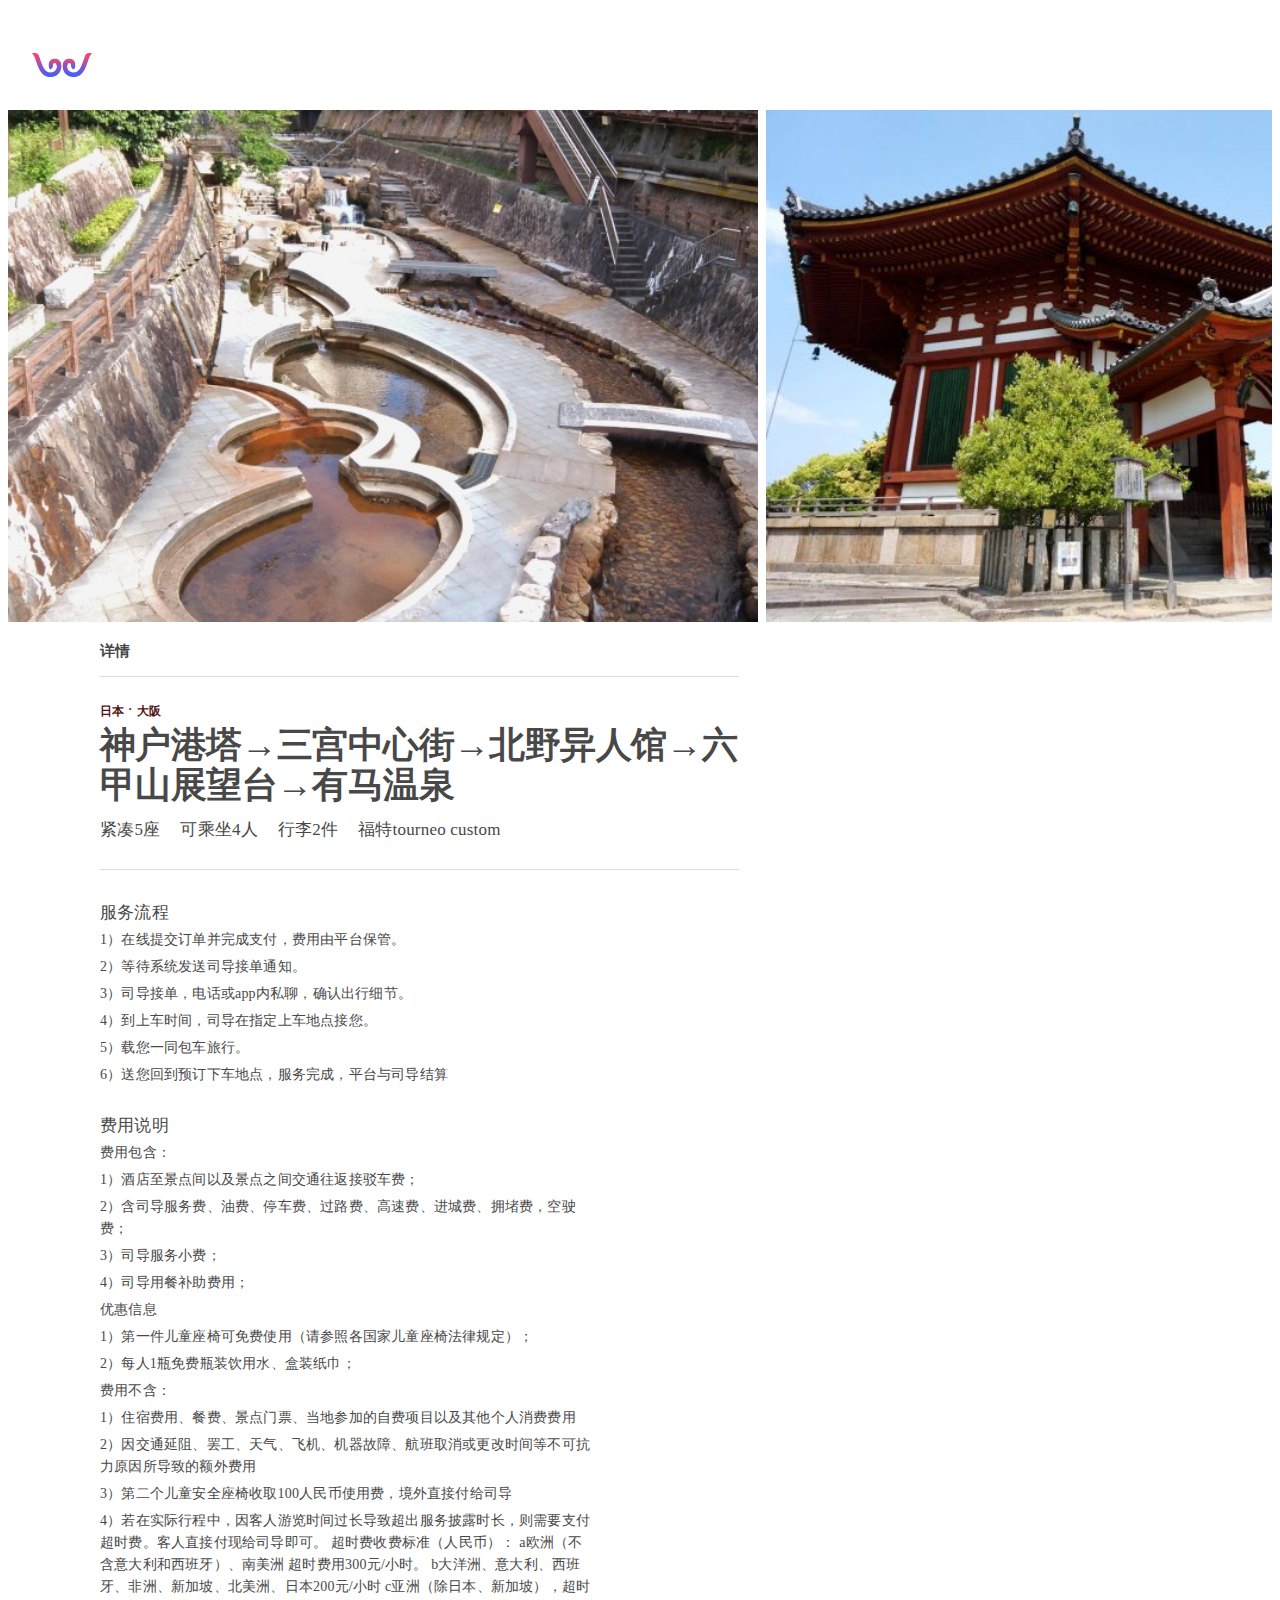
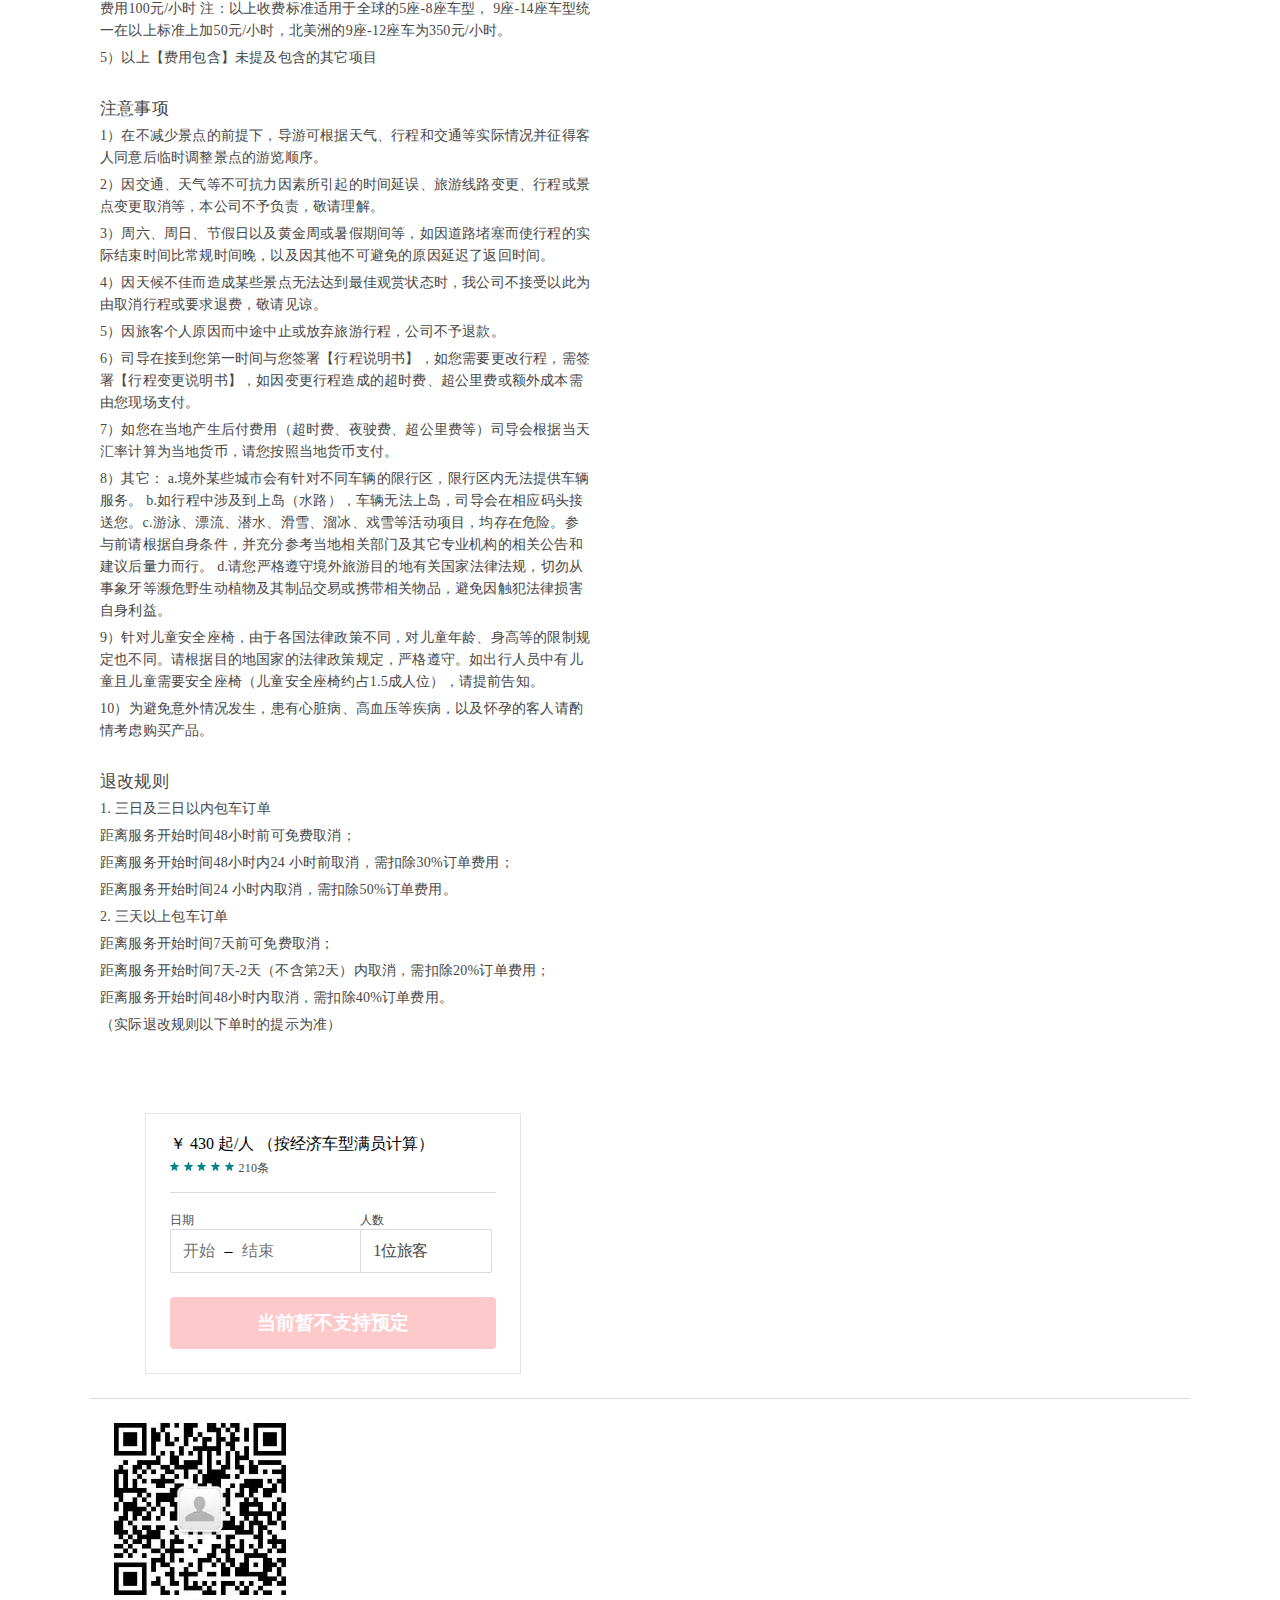
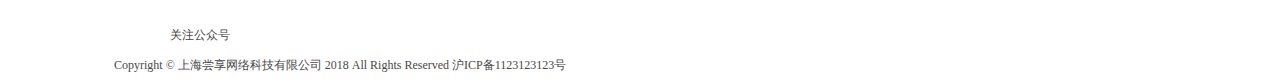
<file: info_3.html>
<!DOCTYPE html>
<!--[if IE 9]>
  <html lang="zh"
      dir="ltr"
      xmlns:fb="http://ogp.me/ns/fb#"
      class="ie ie9">
<![endif]-->
<!--[if (gt IE 9)|!(IE)]><!-->
<html lang="zh" dir="ltr" xmlns:fb="http://ogp.me/ns/fb#">
<!--<![endif]-->

<head>
    <meta charset="utf-8">

    <link href="https://z1.muscache.cn/airbnb/static/packages/common_o2.1-3c84791ad667e9465078426cf4b0cc50.css" media="all" rel="stylesheet"
        type="text/css" />
    <link href="https://z1.muscache.cn/airbnb/static/packages/common-7dfeccd69a4881e637e07819742cdf2a.css" media="all" rel="stylesheet"
        type="text/css" />



    <link href="https://z1.muscache.cn/airbnb/static/packages/map_search_china_deprecated-6247a8122371074ffcc034d04c31abb9.css"
        media="screen" rel="stylesheet" type="text/css" />
    <link href="https://z1.muscache.cn/airbnb/static/packages/map_search-45f80d919325a36af18ae885262e66f7.css" media="screen"
        rel="stylesheet" type="text/css" />
    <link href="https://z1.muscache.cn/airbnb/static/packages/p3-169f9d5381a7313b654e362bb64721eb.css" media="screen" rel="stylesheet"
        type="text/css" />
    <link href="https://z1.muscache.cn/airbnb/static/packages/china/fonts-089f8801c6a8b196311223e2db2c73c9.css" media="screen"
        rel="stylesheet" type="text/css" />


    <title>西游计</title>
</head>

<body class="with-new-header has-epcot-header">
    <a class="screen-reader-only screen-reader-only-focusable skip-to-content" data-hook="skip-to-content" href="#site-content">
        跳至内容
    </a>

    <style data-aphrodite="data-aphrodite"></style>
    <div data-hypernova-key="signup_login_dlsauth_modalsbundlejs" data-hypernova-id="5e2ea5c0-f279-4f4f-b952-0a275a8e733e">
        <div data-reactroot=""></div>
    </div>
    <meta content="{&quot;flags&quot;:{&quot;name&quot;:&quot;flags&quot;,&quot;value&quot;:{&quot;this_bit_is_available&quot;:2,&quot;can_see_community_links&quot;:4,&quot;has_new_notifications&quot;:8,&quot;og_publish&quot;:16,&quot;is_business_travel_verified&quot;:32,&quot;update_cached&quot;:64,&quot;revert_to_admin&quot;:128,&quot;facebook_connected&quot;:256,&quot;erf_trebuchet_log&quot;:512,&quot;has_search&quot;:1024,&quot;has_dates&quot;:4096,&quot;has_acpt_resv_as_gst&quot;:8192,&quot;can_send_profile_messages&quot;:32768,&quot;just_logged_in&quot;:65536,&quot;has_been_host&quot;:131072,&quot;should_drop_pellet&quot;:262144,&quot;field_guide_preload&quot;:524288,&quot;is_active_host&quot;:1048576,&quot;is_business_travel_manager&quot;:2097152,&quot;debugging_mode&quot;:4194304,&quot;is_host_referral_nav_bar_link_enabled&quot;:8388608,&quot;is_vr_platform_powered_host&quot;:67108864,&quot;can_see_meetups&quot;:134217728,&quot;should_drop_sift_pellet&quot;:268435456,&quot;has_host_navigation_header&quot;:536870912,&quot;is_booker_dashboard_launched&quot;:1073741824}},&quot;roles&quot;:{&quot;name&quot;:&quot;roles&quot;,&quot;value&quot;:{&quot;is_content_manager&quot;:1048576,&quot;is_stats_admin&quot;:16777216}},&quot;user_attributes&quot;:{&quot;name&quot;:&quot;_user_attributes&quot;}}"
        id="_bootstrap-user-attr-cookies" />
    <meta content="{&quot;show_credit_amount_in_header&quot;:{&quot;subject&quot;:&quot;user&quot;,&quot;buckets&quot;:200,&quot;percent_exposed&quot;:100,&quot;treatments&quot;:[{&quot;name&quot;:&quot;control&quot;,&quot;buckets&quot;:100},{&quot;name&quot;:&quot;treatment&quot;,&quot;buckets&quot;:100}],&quot;hashing_key&quot;:&quot;show_credit_amount_in_header&quot;,&quot;holdout_name&quot;:null,&quot;sitar_overrides&quot;:null},&quot;web_notification_dot_v2&quot;:{&quot;subject&quot;:&quot;user&quot;,&quot;buckets&quot;:100,&quot;percent_exposed&quot;:100,&quot;treatments&quot;:[{&quot;name&quot;:&quot;treatment&quot;,&quot;buckets&quot;:100}],&quot;hashing_key&quot;:&quot;web_notification_dot_v2&quot;,&quot;holdout_name&quot;:null,&quot;sitar_overrides&quot;:null},&quot;hog_prominent_add_a_new_listing_host_nav&quot;:{&quot;subject&quot;:&quot;user&quot;,&quot;buckets&quot;:200,&quot;percent_exposed&quot;:100,&quot;treatments&quot;:[{&quot;name&quot;:&quot;control&quot;,&quot;buckets&quot;:100},{&quot;name&quot;:&quot;treatment&quot;,&quot;buckets&quot;:100}],&quot;hashing_key&quot;:&quot;hog_prominent_add_a_new_listing_host_nav&quot;,&quot;holdout_name&quot;:null,&quot;sitar_overrides&quot;:null},&quot;hog_moweb_simple_sign_up&quot;:{&quot;subject&quot;:&quot;visitor&quot;,&quot;buckets&quot;:100,&quot;percent_exposed&quot;:100,&quot;treatments&quot;:[{&quot;name&quot;:&quot;treatment&quot;,&quot;buckets&quot;:100}],&quot;hashing_key&quot;:&quot;hog_moweb_simple_sign_up&quot;,&quot;holdout_name&quot;:null,&quot;sitar_overrides&quot;:null},&quot;hog_become_a_host_dropdown_improve&quot;:{&quot;subject&quot;:&quot;visitor&quot;,&quot;buckets&quot;:100,&quot;percent_exposed&quot;:100,&quot;treatments&quot;:[{&quot;name&quot;:&quot;treatment&quot;,&quot;buckets&quot;:100}],&quot;hashing_key&quot;:&quot;hog_become_a_host_dropdown_improve&quot;,&quot;holdout_name&quot;:null,&quot;sitar_overrides&quot;:null},&quot;hog_add_new_listing_in_global_nav&quot;:{&quot;subject&quot;:&quot;user&quot;,&quot;buckets&quot;:100,&quot;percent_exposed&quot;:100,&quot;treatments&quot;:[{&quot;name&quot;:&quot;treatment&quot;,&quot;buckets&quot;:100}],&quot;hashing_key&quot;:&quot;hog_add_new_listing_in_global_nav&quot;,&quot;holdout_name&quot;:null,&quot;sitar_overrides&quot;:null},&quot;navbar_hover_on_open&quot;:{&quot;subject&quot;:&quot;visitor&quot;,&quot;buckets&quot;:100,&quot;percent_exposed&quot;:100,&quot;treatments&quot;:[{&quot;name&quot;:&quot;control&quot;,&quot;buckets&quot;:100}],&quot;hashing_key&quot;:&quot;navbar_hover_on_open&quot;,&quot;holdout_name&quot;:null,&quot;sitar_overrides&quot;:null},&quot;sm_preload_latest_search&quot;:{&quot;subject&quot;:&quot;visitor&quot;,&quot;buckets&quot;:100,&quot;percent_exposed&quot;:100,&quot;treatments&quot;:[{&quot;name&quot;:&quot;preload_enabled&quot;,&quot;buckets&quot;:100}],&quot;hashing_key&quot;:&quot;sm_preload_latest_search&quot;,&quot;holdout_name&quot;:null,&quot;sitar_overrides&quot;:null},&quot;ehp_infants_v2&quot;:{&quot;subject&quot;:&quot;visitor&quot;,&quot;buckets&quot;:100,&quot;percent_exposed&quot;:100,&quot;treatments&quot;:[{&quot;name&quot;:&quot;control&quot;,&quot;buckets&quot;:0},{&quot;name&quot;:&quot;treatment&quot;,&quot;buckets&quot;:100}],&quot;hashing_key&quot;:&quot;ehp_infants_v2&quot;,&quot;holdout_name&quot;:null,&quot;sitar_overrides&quot;:null},&quot;china_android_app_direct_download_bev&quot;:{&quot;subject&quot;:&quot;visitor&quot;,&quot;buckets&quot;:2,&quot;percent_exposed&quot;:100,&quot;treatments&quot;:[{&quot;name&quot;:&quot;control&quot;,&quot;buckets&quot;:1},{&quot;name&quot;:&quot;treatment&quot;,&quot;buckets&quot;:1}],&quot;hashing_key&quot;:&quot;china_android_app_direct_download_bev&quot;,&quot;holdout_name&quot;:null,&quot;sitar_overrides&quot;:null},&quot;china_google_map_2x_v2&quot;:{&quot;subject&quot;:&quot;visitor&quot;,&quot;buckets&quot;:200,&quot;percent_exposed&quot;:100,&quot;treatments&quot;:[{&quot;name&quot;:&quot;control&quot;,&quot;buckets&quot;:100},{&quot;name&quot;:&quot;treatment&quot;,&quot;buckets&quot;:100}],&quot;hashing_key&quot;:&quot;china_google_map_2x_v2&quot;,&quot;holdout_name&quot;:null,&quot;sitar_overrides&quot;:{&quot;visitor&quot;:{&quot;1481634450_cDulsAheg1pHLrhn&quot;:&quot;treatment&quot;}}},&quot;china_mapbox_cn&quot;:{&quot;subject&quot;:&quot;visitor&quot;,&quot;buckets&quot;:100,&quot;percent_exposed&quot;:100,&quot;treatments&quot;:[{&quot;name&quot;:&quot;treatment&quot;,&quot;buckets&quot;:100}],&quot;hashing_key&quot;:&quot;china_mapbox_cn&quot;,&quot;holdout_name&quot;:null,&quot;sitar_overrides&quot;:null},&quot;china_stories_v0_web_bev&quot;:{&quot;subject&quot;:&quot;visitor&quot;,&quot;buckets&quot;:100,&quot;percent_exposed&quot;:100,&quot;treatments&quot;:[{&quot;name&quot;:&quot;treatment&quot;,&quot;buckets&quot;:100}],&quot;hashing_key&quot;:&quot;china_stories_v0_web_bev&quot;,&quot;holdout_name&quot;:null,&quot;sitar_overrides&quot;:null},&quot;china_login_redesign&quot;:{&quot;subject&quot;:&quot;visitor&quot;,&quot;buckets&quot;:100,&quot;percent_exposed&quot;:100,&quot;treatments&quot;:[{&quot;name&quot;:&quot;control&quot;,&quot;buckets&quot;:100}],&quot;hashing_key&quot;:&quot;china_login_redesign&quot;,&quot;holdout_name&quot;:null,&quot;sitar_overrides&quot;:null},&quot;china_contextual_login&quot;:{&quot;subject&quot;:&quot;visitor&quot;,&quot;buckets&quot;:100,&quot;percent_exposed&quot;:100,&quot;treatments&quot;:[{&quot;name&quot;:&quot;treatment&quot;,&quot;buckets&quot;:100}],&quot;hashing_key&quot;:&quot;china_contextual_login&quot;,&quot;holdout_name&quot;:null,&quot;sitar_overrides&quot;:null},&quot;mobile_web_auto_login_android_web_v1&quot;:{&quot;subject&quot;:&quot;user&quot;,&quot;buckets&quot;:100,&quot;percent_exposed&quot;:100,&quot;treatments&quot;:[{&quot;name&quot;:&quot;treatment&quot;,&quot;buckets&quot;:100}],&quot;hashing_key&quot;:&quot;mobile_web_auto_login_android_web_v1&quot;,&quot;holdout_name&quot;:null,&quot;sitar_overrides&quot;:null},&quot;signup_garden_in_alipay_browser&quot;:{&quot;subject&quot;:&quot;visitor&quot;,&quot;buckets&quot;:100,&quot;percent_exposed&quot;:100,&quot;treatments&quot;:[{&quot;name&quot;:&quot;treatment&quot;,&quot;buckets&quot;:100}],&quot;hashing_key&quot;:&quot;signup_garden_in_alipay_browser&quot;,&quot;holdout_name&quot;:null,&quot;sitar_overrides&quot;:null},&quot;cbl2017_landing_experience_v2&quot;:{&quot;subject&quot;:&quot;visitor&quot;,&quot;buckets&quot;:100,&quot;percent_exposed&quot;:100,&quot;treatments&quot;:[{&quot;name&quot;:&quot;treatment&quot;,&quot;buckets&quot;:100}],&quot;hashing_key&quot;:&quot;cbl2017_landing_experience_v2&quot;,&quot;holdout_name&quot;:null,&quot;sitar_overrides&quot;:null},&quot;hide_account_activation_post_signup_high_intent&quot;:{&quot;subject&quot;:&quot;visitor&quot;,&quot;buckets&quot;:100,&quot;percent_exposed&quot;:100,&quot;treatments&quot;:[{&quot;name&quot;:&quot;treatment&quot;,&quot;buckets&quot;:100}],&quot;hashing_key&quot;:&quot;hide_account_activation_post_signup_high_intent&quot;,&quot;holdout_name&quot;:null,&quot;sitar_overrides&quot;:null},&quot;china_currency_list_from_server&quot;:{&quot;subject&quot;:&quot;visitor&quot;,&quot;buckets&quot;:200,&quot;percent_exposed&quot;:100,&quot;treatments&quot;:[{&quot;name&quot;:&quot;control&quot;,&quot;buckets&quot;:100},{&quot;name&quot;:&quot;treatment&quot;,&quot;buckets&quot;:100}],&quot;hashing_key&quot;:&quot;china_currency_list_from_server&quot;,&quot;holdout_name&quot;:null,&quot;sitar_overrides&quot;:{&quot;visitor&quot;:{&quot;1507797202_BKNTPc/BtjWJv6vX&quot;:&quot;treatment&quot;}}},&quot;show_user_import_contacts&quot;:{&quot;subject&quot;:&quot;user&quot;,&quot;buckets&quot;:100,&quot;percent_exposed&quot;:100,&quot;treatments&quot;:[{&quot;name&quot;:&quot;treatment&quot;,&quot;buckets&quot;:100}],&quot;hashing_key&quot;:&quot;show_user_import_contacts&quot;,&quot;holdout_name&quot;:null,&quot;sitar_overrides&quot;:null},&quot;link_to_invite_page_on_header_credit_drop_down&quot;:{&quot;subject&quot;:&quot;user&quot;,&quot;buckets&quot;:100,&quot;percent_exposed&quot;:100,&quot;treatments&quot;:[{&quot;name&quot;:&quot;treatment&quot;,&quot;buckets&quot;:100}],&quot;hashing_key&quot;:&quot;link_to_invite_page_on_header_credit_drop_down&quot;,&quot;holdout_name&quot;:null,&quot;sitar_overrides&quot;:null},&quot;mai_holdout_v2&quot;:{&quot;subject&quot;:&quot;user&quot;,&quot;buckets&quot;:100,&quot;percent_exposed&quot;:100,&quot;treatments&quot;:[{&quot;name&quot;:&quot;control&quot;,&quot;buckets&quot;:50},{&quot;name&quot;:&quot;treatment&quot;,&quot;buckets&quot;:50}],&quot;hashing_key&quot;:&quot;mai_holdout_v2&quot;,&quot;holdout_name&quot;:null,&quot;sitar_overrides&quot;:null},&quot;mai_phone_verification_v3&quot;:{&quot;subject&quot;:&quot;user&quot;,&quot;buckets&quot;:100,&quot;percent_exposed&quot;:100,&quot;treatments&quot;:[{&quot;name&quot;:&quot;checkbox_starts_unchecked&quot;,&quot;buckets&quot;:100}],&quot;hashing_key&quot;:&quot;mai_phone_verification_v3&quot;,&quot;holdout_name&quot;:&quot;mai_holdout_v2&quot;,&quot;sitar_overrides&quot;:null},&quot;mai_post_signup_moweb_outside_booking&quot;:{&quot;subject&quot;:&quot;user&quot;,&quot;buckets&quot;:200,&quot;percent_exposed&quot;:100,&quot;treatments&quot;:[{&quot;name&quot;:&quot;control&quot;,&quot;buckets&quot;:100},{&quot;name&quot;:&quot;treatment&quot;,&quot;buckets&quot;:100}],&quot;hashing_key&quot;:&quot;mai_post_signup_moweb_outside_booking&quot;,&quot;holdout_name&quot;:&quot;mai_holdout_v2&quot;,&quot;sitar_overrides&quot;:null},&quot;web_visual_component_display_v3&quot;:{&quot;subject&quot;:&quot;visitor&quot;,&quot;buckets&quot;:100,&quot;percent_exposed&quot;:2,&quot;treatments&quot;:[{&quot;name&quot;:&quot;control&quot;,&quot;buckets&quot;:50},{&quot;name&quot;:&quot;track_visual_component_display&quot;,&quot;buckets&quot;:50}],&quot;hashing_key&quot;:&quot;web_visual_component_display_v3&quot;,&quot;holdout_name&quot;:null,&quot;sitar_overrides&quot;:null},&quot;china_web_header_currency_picker_with_currency_flag&quot;:{&quot;subject&quot;:&quot;visitor&quot;,&quot;buckets&quot;:200,&quot;percent_exposed&quot;:100,&quot;treatments&quot;:[{&quot;name&quot;:&quot;control&quot;,&quot;buckets&quot;:100},{&quot;name&quot;:&quot;treatment&quot;,&quot;buckets&quot;:100}],&quot;hashing_key&quot;:&quot;china_web_header_currency_picker_with_currency_flag&quot;,&quot;holdout_name&quot;:null,&quot;sitar_overrides&quot;:null},&quot;china_moweb_p2_filter_button_bar_with_currency_icon&quot;:{&quot;subject&quot;:&quot;visitor&quot;,&quot;buckets&quot;:200,&quot;percent_exposed&quot;:100,&quot;treatments&quot;:[{&quot;name&quot;:&quot;control&quot;,&quot;buckets&quot;:100},{&quot;name&quot;:&quot;treatment&quot;,&quot;buckets&quot;:100}],&quot;hashing_key&quot;:&quot;china_moweb_p2_filter_button_bar_with_currency_icon&quot;,&quot;holdout_name&quot;:null,&quot;sitar_overrides&quot;:{&quot;visitor&quot;:{&quot;1511216078_RqrBFUh2vN/Tinaz&quot;:&quot;treatment&quot;,&quot;1507797202_BKNTPc/BtjWJv6vX&quot;:&quot;treatment&quot;}}},&quot;header_currency_language_picker&quot;:{&quot;subject&quot;:&quot;visitor&quot;,&quot;buckets&quot;:200,&quot;percent_exposed&quot;:100,&quot;treatments&quot;:[{&quot;name&quot;:&quot;control&quot;,&quot;buckets&quot;:100},{&quot;name&quot;:&quot;treatment&quot;,&quot;buckets&quot;:100}],&quot;hashing_key&quot;:&quot;header_currency_language_picker&quot;,&quot;holdout_name&quot;:null,&quot;sitar_overrides&quot;:null},&quot;erf_meta_gift_page_space_js&quot;:{&quot;subject&quot;:&quot;visitor&quot;,&quot;buckets&quot;:200,&quot;percent_exposed&quot;:100,&quot;treatments&quot;:[{&quot;name&quot;:&quot;control&quot;,&quot;buckets&quot;:100},{&quot;name&quot;:&quot;treatment&quot;,&quot;buckets&quot;:100}],&quot;hashing_key&quot;:&quot;erf_meta_gift_page_space_js&quot;,&quot;holdout_name&quot;:null,&quot;sitar_overrides&quot;:{&quot;visitor&quot;:{&quot;444432234&quot;:&quot;control&quot;,&quot;1518037276_hmU%2B7TvtC5f3uBUA&quot;:&quot;control&quot;,&quot;1&quot;:&quot;control&quot;,&quot;2&quot;:&quot;treatment&quot;,&quot;3&quot;:&quot;treatment&quot;,&quot;4&quot;:&quot;treatment&quot;,&quot;5&quot;:&quot;treatment&quot;,&quot;11&quot;:&quot;control&quot;,&quot;12&quot;:&quot;control&quot;,&quot;13&quot;:&quot;control&quot;,&quot;14&quot;:&quot;control&quot;,&quot;15&quot;:&quot;control&quot;,&quot;21&quot;:&quot;treatment&quot;,&quot;22&quot;:&quot;treatment&quot;,&quot;23&quot;:&quot;treatment&quot;,&quot;24&quot;:&quot;treatment&quot;,&quot;31&quot;:&quot;control&quot;,&quot;32&quot;:&quot;control&quot;,&quot;33&quot;:&quot;control&quot;,&quot;34&quot;:&quot;control&quot;,&quot;35&quot;:&quot;control&quot;,&quot;36&quot;:&quot;control&quot;,&quot;37&quot;:&quot;treatment&quot;,&quot;38&quot;:&quot;treatment&quot;,&quot;39&quot;:&quot;treatment&quot;,&quot;40&quot;:&quot;treatment&quot;}}},&quot;trust_exp_mobile_aov_improved_display_shortcut&quot;:{&quot;subject&quot;:&quot;user&quot;,&quot;buckets&quot;:200,&quot;percent_exposed&quot;:100,&quot;treatments&quot;:[{&quot;name&quot;:&quot;control&quot;,&quot;buckets&quot;:100},{&quot;name&quot;:&quot;treatment&quot;,&quot;buckets&quot;:100}],&quot;hashing_key&quot;:&quot;trust_exp_mobile_aov_improved_display_shortcut&quot;,&quot;holdout_name&quot;:null,&quot;sitar_overrides&quot;:{&quot;user&quot;:{&quot;191594&quot;:&quot;treatment&quot;,&quot;9999999&quot;:&quot;treatment&quot;}}},&quot;experiences_wishlist_improvements&quot;:{&quot;subject&quot;:&quot;user&quot;,&quot;buckets&quot;:200,&quot;percent_exposed&quot;:100,&quot;treatments&quot;:[{&quot;name&quot;:&quot;control&quot;,&quot;buckets&quot;:100},{&quot;name&quot;:&quot;treatment&quot;,&quot;buckets&quot;:100}],&quot;hashing_key&quot;:&quot;experiences_wishlist_improvements&quot;,&quot;holdout_name&quot;:null,&quot;sitar_overrides&quot;:{&quot;user&quot;:{&quot;50315106&quot;:&quot;treatment&quot;}}}}"
        id="_bootstrap-erf" />



    <div id="field-guide-container"></div>



    <div class="flash-container"></div>

    <style data-aphrodite="data-aphrodite">
        ._1cwdu334 {
            box-shadow: none !important;
            border-bottom: none !important;
            height: 65px !important;
        }

        @media (min-width: 744px) {
            ._1cwdu334 {
                height: 81px !important;
                border-bottom: none !important;
            }
        }

        ._ousp44 {
            position: relative !important;
            z-index: 20 !important;
        }

        ._xbzxbi {
            height: 64px !important;
            width: 100% !important;
            background-color: #ffffff !important;
            position: absolute !important;
            top: 0px !important;
            left: 0px !important;
            -webkit-transform: translateY(-64px) !important;
            -ms-transform: translateY(-64px) !important;
            transform: translateY(-64px) !important;
            -webkit-transition-duration: 0.05s !important;
            transition-duration: 0.05s !important;
            -webkit-transition-property: -ms-transform, -webkit-transform, transform !important;
            -moz-transition-property: transform !important;
            transition-property: -ms-transform, -webkit-transform, transform !important;
            -webkit-transition-timing-function: ease-out !important;
            transition-timing-function: ease-out !important;
            -webkit-transition-delay: 0.3s !important;
            transition-delay: 0.3s !important;
            z-index: 15 !important;
        }

        ._pw89d3 {
            position: relative !important;
            z-index: 10 !important;
        }

        ._8iqo2b {
            position: relative !important;
            z-index: 5 !important;
        }

        ._1veha9rt {
            background-color: #ffffff !important;
            border-bottom: none !important;
            box-shadow: none !important;
        }

        ._hgnicv {
            border-left: 1px solid #DBDBDB !important;
        }

        ._2930ex {
            display: table !important;
            width: 100% !important;
        }

        ._ni9axhe {
            display: table-cell !important;
            vertical-align: middle !important;
        }

        ._10ejfg4u {
            display: table-cell !important;
            width: 100% !important;
            vertical-align: middle !important;
        }

        ._5nim5h {
            display: table-cell !important;
            height: 64px !important;
            position: relative !important;
            text-align: center !important;
            text-decoration: none !important;
            -webkit-transition: 0.25s color !important;
            -moz-transition: 0.25s color !important;
            transition: 0.25s color !important;
            padding-left: 24px !important;
            padding-right: 24px !important;
            vertical-align: middle !important;
            white-space: nowrap !important;
        }

        @media (min-width: 744px) {
            ._5nim5h {
                height: 80px !important;
            }
        }

        ._36rlri {
            display: inline-block !important;
        }

        ._iiid5y {
            color: #FF5A5F !important;
            display: inline-block !important;
            vertical-align: middle !important;
            font-size: 34px !important;
            -webkit-transition: 0.25s color !important;
            -moz-transition: 0.25s color !important;
            transition: 0.25s color !important;
        }

        @media (max-width: 743px) {
            ._iiid5y {
                font-size: 34px !important;
                left: 45% !important;
            }
        }

        ._tqn903 {
            color: #767676 !important;
            display: inline-block !important;
            font-size: 9px !important;
            margin-left: 8px !important;
            -webkit-transition: 1s color !important;
            -moz-transition: 1s color !important;
            transition: 1s color !important;
        }

        ._1g2dfiu {
            display: table-cell !important;
        }

        ._1gbvotfo {
            display: table-cell !important;
            -webkit-appearance: none !important;
            -moz-appearance: none !important;
            appearance: none !important;
            background: none !important;
            border: none !important;
            padding: 0px !important;
            margin: 0px !important;
        }

        ._1gbvotfo:focus {
            outline: none !important;
        }

        ._1s04l2o {
            display: table !important;
            list-style: none !important;
            padding: 0px !important;
            margin: 0px !important;
            height: 64px !important;
        }

        ._e296pg {
            position: relative !important;
        }

        ._gngqxi {
            -webkit-appearance: none !important;
            -moz-appearance: none !important;
            appearance: none !important;
            background: transparent !important;
            border: none !important;
            color: inherit !important;
            display: inline-block !important;
            height: 64px !important;
            line-height: 64px !important;
            text-decoration: none !important;
            margin: 0px !important;
            position: relative !important;
            padding: 0 8px !important;
            white-space: nowrap !important;
        }

        @media (min-width: 744px) {
            ._gngqxi {
                height: 80px !important;
                line-height: 80px !important;
            }
        }

        ._18lcoy3z {
            height: 100% !important;
            vertical-align: middle !important;
            -moz-box-sizing: border-box !important;
            box-sizing: border-box !important;
            border-bottom: 2px solid transparent !important;
        }

        ._lvb55za {
            display: inline-block !important;
            padding: 8px !important;
            vertical-align: middle !important;
            line-height: 1 !important;
            border-bottom: 2px solid transparent !important;
        }

        ._l7gvu6 {
            fill: #008489 !important;
            height: 6px !important;
            opacity: 0 !important;
            position: absolute !important;
            top: 50% !important;
            -webkit-transform: translate3d(4px, -8px, 0) !important;
            -ms-transform: translate3d(4px, -8px, 0) !important;
            transform: translate3d(4px, -8px, 0) !important;
            -webkit-transform-origin-x: 7px !important;
            -ms-transform-origin-x: 7px !important;
            transform-origin-x: 7px !important;
            -webkit-transform-origin-y: -5px !important;
            -ms-transform-origin-y: -5px !important;
            transform-origin-y: -5px !important;
            width: 6px !important;
        }

        ._oxmg4f2 {
            position: relative !important;
            padding-top: 0px !important;
        }

        @media (min-width: 744px) {
            ._oxmg4f2 {
                padding-top: 0px !important;
            }
        }

        ._3nukz4e {
            position: relative !important;
            width: 100% !important;
            background-color: #ffffff !important;
            cursor: pointer !important;
        }

        ._1b7wjabi {
            box-shadow: 0 1px 1px 1px rgba(0, 0, 0, 0.14) !important;
            position: absolute !important;
            left: auto !important;
            right: 24px !important;
            bottom: 24px !important;
            opacity: 0 !important;
            -webkit-transition: opacity 200ms ease-in-out !important;
            -moz-transition: opacity 200ms ease-in-out !important;
            transition: opacity 200ms ease-in-out !important;
        }

        ._1re2ppc {
            position: absolute !important;
            top: 0px !important;
            width: 100% !important;
            height: 90px !important;
            background: -webkit-linear-gradient(to top, transparent, rgba(0, 0, 0, 0.2)) !important;
            background: -moz-linear-gradient(to top, transparent, rgba(0, 0, 0, 0.2)) !important;
            background: linear-gradient(to top, transparent, rgba(0, 0, 0, 0.2)) !important;
        }

        ._1k1ggho {
            position: absolute !important;
            top: 24px !important;
            right: 24px !important;
        }

        ._y9ev9r {
            overflow: hidden !important;
        }

        ._6rzo65 {
            -webkit-transition: -webkit-transform 250ms ease-in-out, transform 250ms ease-in-out !important;
            -moz-transition: transform 250ms ease-in-out !important;
            transition: -ms-transform 250ms ease-in-out, -webkit-transform 250ms ease-in-out, transform 250ms ease-in-out !important;
            -webkit-transform: translateX(0) !important;
            -ms-transform: translateX(0) !important;
            transform: translateX(0) !important;
        }

        ._goo6eo {
            display: -webkit-inline-box !important;
            display: -moz-inline-box !important;
            display: -ms-inline-flexbox !important;
            display: -webkit-inline-flex !important;
            display: inline-flex !important;
        }

        ._1thk0tsb {
            display: table-cell !important;
            vertical-align: top !important;
        }

        ._n5lh69r {
            display: table-cell !important;
            width: 100% !important;
            vertical-align: top !important;
        }

        @keyframes keyframe_18jn58a {
            from {
                opacity: 0;
            }
            to {
                opacity: 1;
            }
        }

        ._x95iwlm {
            border: 0px !important;
            text-align: left !important;
            outline: none !important;
            padding: 0px !important;
            height: 294.6666666666667px !important;
            display: inline-block !important;
            min-height: 400px !important;
            max-height: 512px !important;
            -webkit-animation-name: keyframe_18jn58a !important;
            animation-name: keyframe_18jn58a !important;
            -webkit-animation-duration: 500ms !important;
            animation-duration: 500ms !important;
            -webkit-animation-timing-function: ease-out !important;
            animation-timing-function: ease-out !important;
        }

        @media (min-height: 700px) {
            ._x95iwlm {
                height: 294.6666666666667px !important;
            }
        }

        @media (min-height: 850px) {
            ._x95iwlm {
                height: 394.6666666666667px !important;
            }
        }

        @media (min-height: 1000px) {
            ._x95iwlm {
                height: 494.6666666666667px !important;
            }
        }

        @media (min-width: 744px) {
            @media (min-height: 700px) {
                ._x95iwlm {
                    height:353.6px !important;
                }
            }
            @media (min-height: 850px) {
                ._x95iwlm {
                    height: 473.6px !important;
                }
            }
            @media (min-height: 1000px) {
                ._x95iwlm {
                    height: 593.6px !important;
                }
            }
        }

        @media (min-width: 1128px) {
            @media (min-height: 700px) {
                ._x95iwlm {
                    height:442px !important;
                }
            }
            @media (min-height: 850px) {
                ._x95iwlm {
                    height: 592px !important;
                }
            }
            @media (min-height: 1000px) {
                ._x95iwlm {
                    height: 742px !important;
                }
            }
        }

        ._kyxjg0i {
            height: 294.6666666666667px !important;
            display: inline-block !important;
            min-height: 400px !important;
            max-height: 512px !important;
        }

        @media (min-height: 700px) {
            ._kyxjg0i {
                height: 294.6666666666667px !important;
            }
        }

        @media (min-height: 850px) {
            ._kyxjg0i {
                height: 394.6666666666667px !important;
            }
        }

        @media (min-height: 1000px) {
            ._kyxjg0i {
                height: 494.6666666666667px !important;
            }
        }

        @media (min-width: 744px) {
            @media (min-height: 700px) {
                ._kyxjg0i {
                    height:353.6px !important;
                }
            }
            @media (min-height: 850px) {
                ._kyxjg0i {
                    height: 473.6px !important;
                }
            }
            @media (min-height: 1000px) {
                ._kyxjg0i {
                    height: 593.6px !important;
                }
            }
        }

        @media (min-width: 1128px) {
            @media (min-height: 700px) {
                ._kyxjg0i {
                    height:442px !important;
                }
            }
            @media (min-height: 850px) {
                ._kyxjg0i {
                    height: 592px !important;
                }
            }
            @media (min-height: 1000px) {
                ._kyxjg0i {
                    height: 742px !important;
                }
            }
        }

        ._mxed4t2 {
            border: 0px !important;
            text-align: left !important;
            outline: none !important;
            padding: 0px !important;
            height: 294.6666666666667px !important;
            display: inline-block !important;
            min-height: 400px !important;
            max-height: 512px !important;
            margin-left: 8px !important;
            -webkit-animation-name: keyframe_18jn58a !important;
            animation-name: keyframe_18jn58a !important;
            -webkit-animation-duration: 500ms !important;
            animation-duration: 500ms !important;
            -webkit-animation-timing-function: ease-out !important;
            animation-timing-function: ease-out !important;
        }

        @media (min-height: 700px) {
            ._mxed4t2 {
                height: 294.6666666666667px !important;
            }
        }

        @media (min-height: 850px) {
            ._mxed4t2 {
                height: 394.6666666666667px !important;
            }
        }

        @media (min-height: 1000px) {
            ._mxed4t2 {
                height: 494.6666666666667px !important;
            }
        }

        @media (min-width: 744px) {
            @media (min-height: 700px) {
                ._mxed4t2 {
                    height:353.6px !important;
                }
            }
            @media (min-height: 850px) {
                ._mxed4t2 {
                    height: 473.6px !important;
                }
            }
            @media (min-height: 1000px) {
                ._mxed4t2 {
                    height: 593.6px !important;
                }
            }
        }

        @media (min-width: 1128px) {
            @media (min-height: 700px) {
                ._mxed4t2 {
                    height:442px !important;
                }
            }
            @media (min-height: 850px) {
                ._mxed4t2 {
                    height: 592px !important;
                }
            }
            @media (min-height: 1000px) {
                ._mxed4t2 {
                    height: 742px !important;
                }
            }
        }

        ._10zb0yd0 {
            cursor: pointer !important;
            position: relative !important;
            display: inline-block !important;
            text-align: center !important;
            text-decoration: none !important;
            border-radius: 4px !important;
            width: auto !important;
            font-family: Circular, "PingFang-SC", "Hiragino Sans GB", "微软雅黑", "Microsoft YaHei", "Heiti SC" !important;
            font-size: 15px !important;
            line-height: 18px !important;
            letter-spacing: undefined !important;
            padding-top: 8px !important;
            padding-bottom: 8px !important;
            color: #484848 !important;
            font-weight: normal !important;
            border: 1px solid transparent !important;
            padding-right: 16px !important;
            padding-left: 16px !important;
            min-width: 51.77708763999664px !important;
            background: #ffffff !important;
        }

        ._10zb0yd0::-moz-focus-inner {
            border: 0px !important;
            padding: 0px !important;
            margin: 0px !important;
        }

        ._10zb0yd0:focus::-moz-focus-inner {
            border: 1px dotted #000000 !important;
        }

        ._10zb0yd0:active {
            border-color: #ECECEC !important;
        }

        ._10zb0yd0:hover {
            background: #ffffff !important;
        }

        ._10zb0yd0:disabled {
            background: rgba(255, 255, 255, 0.3) !important;
            cursor: default !important;
        }

        ._1fehsqt2 {
            -webkit-transition: color 0.3s !important;
            -moz-transition: color 0.3s !important;
            transition: color 0.3s !important;
            font-family: Circular, "PingFang-SC", "Hiragino Sans GB", "微软雅黑", "Microsoft YaHei", "Heiti SC" !important;
            font-size: 15px !important;
            line-height: 18px !important;
            letter-spacing: undefined !important;
            padding-top: 0px !important;
            padding-bottom: 0px !important;
            color: #484848 !important;
        }

        ._gcgb88 {
            white-space: nowrap !important;
            line-height: 0 !important;
        }

        ._14owxkak {
            display: inline-block !important;
            box-shadow: 0 1px 1px 1px rgba(0, 0, 0, 0.14) !important;
            border-radius: 4px !important;
        }

        ._qtix31 {
            display: table !important;
        }

        @media (min-width: 744px) {
            ._qmx5s9 {
                margin-left: 0px !important;
                margin-right: 0px !important;
            }
        }

        ._uy08umt {
            margin-left: auto !important;
            margin-right: auto !important;
            width: auto !important;
            padding-left: 12px !important;
            padding-right: 12px !important;
        }

        ._uy08umt:before {
            content: '' !important;
            display: table !important;
        }

        ._uy08umt:after {
            clear: both !important;
            content: '' !important;
            display: table !important;
        }

        @media (min-width: 744px) {
            ._uy08umt {
                padding-right: 24px !important;
                padding-left: 24px !important;
                max-width: 696px !important;
            }
        }

        @media (min-width: 1128px) {
            ._uy08umt {
                max-width: 1080px !important;
            }
        }

        ._1rg905wj {
            height: 51px !important;
        }

        @media (min-width: 744px) {
            ._1rg905wj {
                z-index: 4 !important;
            }
        }

        ._t5g4kn {
            margin: 0 4px 0 4px !important;
        }

        ._18fdjt5 {
            display: inline-block !important;
            padding: 16px 0 16px 0 !important;
        }

        ._qhu8j16 {
            margin: 0px !important;
            word-wrap: break-word !important;
            font-family: Circular, "PingFang-SC", "Hiragino Sans GB", "微软雅黑", "Microsoft YaHei", "Heiti SC" !important;
            font-size: 15px !important;
            line-height: 18px !important;
            letter-spacing: 0.2px !important;
            padding-top: 0px !important;
            padding-bottom: 0px !important;
            color: #484848 !important;
            font-weight: 700 !important;
            display: inline !important;
        }

        ._1lefr0tv {
            font: inherit !important;
            font-family: Circular, "PingFang-SC", "Hiragino Sans GB", "微软雅黑", "Microsoft YaHei", "Heiti SC" !important;
            text-decoration: none !important;
            -webkit-appearance: none !important;
            -moz-appearance: none !important;
            appearance: none !important;
            background: transparent !important;
            border: 0px !important;
            cursor: pointer !important;
            margin: 0px !important;
            padding: 0px !important;
            -webkit-user-select: auto !important;
            -moz-user-select: auto !important;
            -ms-user-select: auto !important;
            user-select: auto !important;
            text-align: left !important;
            color: #484848 !important;
        }

        ._1lefr0tv:hover {
            text-decoration: underline !important;
        }

        ._1lefr0tv:focus {
            text-decoration: underline !important;
        }

        ._1lefr0tv:active {
            color: #006C70 !important;
            outline: 0px !important;
        }

        ._1nqravdm {
            font-weight: normal !important;
            margin: 0px !important;
            word-wrap: break-word !important;
            font-family: Circular, "PingFang-SC", "Hiragino Sans GB", "微软雅黑", "Microsoft YaHei", "Heiti SC" !important;
            font-size: 15px !important;
            line-height: 18px !important;
            letter-spacing: 0.2px !important;
            padding-top: 0px !important;
            padding-bottom: 0px !important;
            color: #484848 !important;
            display: inline !important;
        }

        ._xrvm73c {
            color: #008489 !important;
            font: inherit !important;
            font-family: Circular, "PingFang-SC", "Hiragino Sans GB", "微软雅黑", "Microsoft YaHei", "Heiti SC" !important;
            text-decoration: none !important;
            -webkit-appearance: none !important;
            -moz-appearance: none !important;
            appearance: none !important;
            background: transparent !important;
            border: 0px !important;
            cursor: pointer !important;
            margin: 0px !important;
            padding: 0px !important;
            -webkit-user-select: auto !important;
            -moz-user-select: auto !important;
            -ms-user-select: auto !important;
            user-select: auto !important;
            text-align: left !important;
        }

        ._xrvm73c:hover {
            text-decoration: underline !important;
        }

        ._xrvm73c:focus {
            text-decoration: underline !important;
        }

        ._xrvm73c:active {
            color: #006C70 !important;
            outline: 0px !important;
        }

        ._2h22gn {
            margin-left: -8px !important;
            margin-right: -8px !important;
        }

        ._2h22gn:before {
            content: " " !important;
            display: table !important;
        }

        ._2h22gn:after {
            content: " " !important;
            display: table !important;
            clear: both !important;
        }

        ._1kzvqab3 {
            padding-left: 8px !important;
            padding-right: 8px !important;
            min-height: 1px !important;
            position: relative !important;
        }

        @media (min-width: 1128px) {
            ._1kzvqab3 {
                width: 58.333333333333336% !important;
                float: left !important;
            }
        }

        ._76irmj {
            border-bottom: 1px solid #DBDBDB !important;
        }

        @media (min-width: 744px) {
            ._b1aaqf {
                margin-top: 24px !important;
            }
        }

        ._4efw5a {
            text-transform: uppercase !important;
        }

        ._1wf36db6 {
            margin: 0px !important;
            word-wrap: break-word !important;
            font-family: Circular, "PingFang-SC", "Hiragino Sans GB", "微软雅黑", "Microsoft YaHei", "Heiti SC" !important;
            font-size: 12px !important;
            line-height: 16px !important;
            letter-spacing: 0.2px !important;
            padding-top: 0px !important;
            padding-bottom: 0px !important;
            color: #484848 !important;
            font-weight: 700 !important;
            display: inline !important;
        }

        ._6nv357d {
            font-weight: 700 !important;
            margin: 0px !important;
            word-wrap: break-word !important;
            font-family: Circular, "PingFang-SC", "Hiragino Sans GB", "微软雅黑", "Microsoft YaHei", "Heiti SC" !important;
            font-size: 36px !important;
            line-height: 40px !important;
            letter-spacing: -0.6px !important;
            padding-top: 6px !important;
            padding-bottom: 6px !important;
            color: #484848 !important;
        }

        @media (max-width: 743px) {
            ._6nv357d {
                font-size: 32px !important;
                line-height: 40px !important;
                letter-spacing: -0.6px !important;
            }
        }

        ._tpbrp {
            color: inherit !important;
            font-size: 1em !important;
            font-weight: inherit !important;
            line-height: inherit !important;
            margin: 0px !important;
            padding: 0px !important;
        }

        ._1synixu7 {
            font-weight: normal !important;
            color: #484848 !important;
            font-family: Circular, "PingFang-SC", "Hiragino Sans GB", "微软雅黑", "Microsoft YaHei", "Heiti SC" !important;
            margin: 0px !important;
            word-wrap: break-word !important;
            font-size: 17px !important;
            line-height: 22px !important;
            letter-spacing: 0.2px !important;
            display: inline !important;
        }

        ._1xq1cwx {
            font-family: Circular, "PingFang-SC", "Hiragino Sans GB", "微软雅黑", "Microsoft YaHei", "Heiti SC" !important;
        }

        ._zi10aer {
            color: #484848 !important;
            font-family: Circular, "PingFang-SC", "Hiragino Sans GB", "微软雅黑", "Microsoft YaHei", "Heiti SC" !important;
            margin: 0px !important;
            word-wrap: break-word !important;
            font-size: 17px !important;
            line-height: 22px !important;
            letter-spacing: 0.2px !important;
            font-weight: 300 !important;
            display: inline !important;
        }

        ._9ch2nvb {
            cursor: pointer !important;
            -webkit-transition: background 0.3s, border-color 0.3s !important;
            -moz-transition: background 0.3s, border-color 0.3s !important;
            transition: background 0.3s, border-color 0.3s !important;
            position: relative !important;
            display: inline-block !important;
            text-align: center !important;
            text-decoration: none !important;
            border-radius: 4px !important;
            width: 100% !important;
            font-family: Circular, "PingFang-SC", "Hiragino Sans GB", "微软雅黑", "Microsoft YaHei", "Heiti SC" !important;
            font-size: 15px !important;
            line-height: 18px !important;
            letter-spacing: undefined !important;
            padding-top: 8px !important;
            padding-bottom: 8px !important;
            color: #484848 !important;
            font-weight: normal !important;
            border: 1px solid transparent !important;
            padding-right: 16px !important;
            padding-left: 16px !important;
            min-width: 51.77708763999664px !important;
            border-color: #484848 !important;
            background: #ffffff !important;
        }

        ._9ch2nvb::-moz-focus-inner {
            border: 0px !important;
            padding: 0px !important;
            margin: 0px !important;
        }

        ._9ch2nvb:focus::-moz-focus-inner {
            border: 1px dotted #000000 !important;
        }

        ._9ch2nvb:active {
            border-color: #484848 !important;
            background: #ffffff !important;
        }

        ._9ch2nvb:hover {
            border-color: #484848 !important;
            background: #ffffff !important;
        }

        ._9ch2nvb:disabled {
            border-color: rgba(72, 72, 72, 0.3) !important;
            cursor: default !important;
            background: #ffffff !important;
        }

        ._1syo3wgl {
            -webkit-transition: color 0.3s !important;
            -moz-transition: color 0.3s !important;
            transition: color 0.3s !important;
            font-family: Circular, "PingFang-SC", "Hiragino Sans GB", "微软雅黑", "Microsoft YaHei", "Heiti SC" !important;
            font-size: 15px !important;
            line-height: 18px !important;
            letter-spacing: undefined !important;
            padding-top: 0px !important;
            padding-bottom: 0px !important;
            color: #484848 !important;
        }

        ._inbjzc2 {
            font-weight: normal !important;
            margin: 0px !important;
            word-wrap: break-word !important;
            font-family: Circular, "PingFang-SC", "Hiragino Sans GB", "微软雅黑", "Microsoft YaHei", "Heiti SC" !important;
            font-size: 15px !important;
            line-height: 18px !important;
            letter-spacing: 0.2px !important;
            padding-top: 0px !important;
            padding-bottom: 0px !important;
            color: #484848 !important;
        }

        ._ncmdki {
            float: left !important;
        }

        ._okvr2u {
            display: inline-block !important;
            height: 64px !important;
            margin-left: 16px !important;
            padding: 8px 0 !important;
        }

        ._mstzcu {
            display: inline-block !important;
            margin-left: 12px !important;
        }

        ._9ziurx {
            overflow: hidden !important;
            text-overflow: ellipsis !important;
            white-space: noWrap !important;
        }

        ._15xnsi4 {
            display: inline-block !important;
            height: 48px !important;
            margin-left: 12px !important;
            padding: 0 !important;
            max-width: -webkit-calc(100vw - 148px) !important;
            max-width: -moz-calc(100vw - 148px) !important;
            max-width: calc(100vw - 148px) !important;
        }

        ._fet1ri {
            display: inline-block !important;
            float: right !important;
            height: 16px !important;
            margin-left: 16px !important;
            padding: 12px 0 !important;
        }

        ._12r18es {
            background: #D8D8D8 !important;
            border-radius: 50% !important;
            border: 2px solid #ffffff !important;
            overflow: hidden !important;
        }

        ._110nrr2 {
            -webkit-appearance: none !important;
            -moz-appearance: none !important;
            appearance: none !important;
            background: transparent !important;
            border: 0px !important;
            cursor: pointer !important;
            margin: 0px !important;
            padding: 0px !important;
            -webkit-user-select: auto !important;
            -moz-user-select: auto !important;
            -ms-user-select: auto !important;
            user-select: auto !important;
            text-decoration: none !important;
        }

        ._110nrr2:active {
            outline: 0px !important;
        }

        ._8kd6yy {
            position: absolute !important;
            right: -8px !important;
            bottom: 0px !important;
            line-height: 0 !important;
        }

        ._1wewjvnm {
            margin: 0px !important;
            word-wrap: break-word !important;
            font-family: Circular, "PingFang-SC", "Hiragino Sans GB", "微软雅黑", "Microsoft YaHei", "Heiti SC" !important;
            font-size: 19px !important;
            line-height: 24px !important;
            letter-spacing: undefined !important;
            padding-top: 0px !important;
            padding-bottom: 0px !important;
            color: #484848 !important;
            font-weight: 700 !important;
            display: inline !important;
        }

        ._15ltcxz2 {
            font-weight: normal !important;
            margin: 0px !important;
            word-wrap: break-word !important;
            font-family: Circular, "PingFang-SC", "Hiragino Sans GB", "微软雅黑", "Microsoft YaHei", "Heiti SC" !important;
            font-size: 19px !important;
            line-height: 24px !important;
            letter-spacing: undefined !important;
            padding-top: 0px !important;
            padding-bottom: 0px !important;
            color: #484848 !important;
            display: inline !important;
        }

        ._1a17kjfb {
            background: #f8f8f8 !important;
            border-radius: 5px !important;
            position: relative !important;
            display: inline-block !important;
            width: 100% !important;
            padding: 16px 16px !important;
        }

        ._jm48hl {
            position: absolute !important;
            width: 20px !important;
            height: 10px !important;
            top: -10px !important;
            left: 24px !important;
            margin-left: -10px !important;
        }

        @media (min-width: 744px) {
            ._jm48hl {
                left: 32px !important;
            }
        }

        ._1truz6z {
            fill: #f8f8f8 !important;
        }

        ._inh567 {
            stroke: #f8f8f8 !important;
            fill: transparent !important;
        }

        ._10n9uqrn {
            font-weight: 500 !important;
            color: #484848 !important;
            font-family: Circular, "PingFang-SC", "Hiragino Sans GB", "微软雅黑", "Microsoft YaHei", "Heiti SC" !important;
            margin: 0px !important;
            word-wrap: break-word !important;
            font-size: 17px !important;
            line-height: 22px !important;
            letter-spacing: 0.2px !important;
        }

        ._qgh1p4 {
            width: 100% !important;
            height: 100% !important;
            padding-left: 6px !important;
            padding-right: 6px !important;
            padding-bottom: 30px !important;
        }

        @media (min-width: 744px) {
            ._qgh1p4 {
                padding-left: 8px !important;
                padding-right: 8px !important;
            }
        }

        @media (min-width: 1128px) {
            ._qgh1p4 {
                padding-bottom: 0px !important;
            }
        }

        ._5vk1jx3 {
            margin-top: 0px !important;
            margin-left: -24px !important;
            margin-right: -24px !important;
            overflow-y: hidden !important;
            -webkit-overflow-scrolling: touch !important;
        }

        ._5vk1jx3::-webkit-scrollbar {
            display: none !important;
        }

        @media (min-width: 1128px) {
            ._5vk1jx3 {
                margin-left: -8px !important;
                margin-right: -8px !important;
                overflow: hidden !important;
                overflow-y: hidden !important;
            }
        }

        ._1bp1hweq {
            -webkit-transition: -webkit-transform 0.5s, transform 0.5s !important;
            -moz-transition: transform 0.5s !important;
            transition: -ms-transform 0.5s, -webkit-transform 0.5s, transform 0.5s !important;
            white-space: nowrap !important;
            overflow-x: auto !important;
            overflow-y: hidden !important;
            padding: 0 18px !important;
            margin-bottom: -30px !important;
            display: -webkit-box !important;
            display: -moz-box !important;
            display: -ms-flexbox !important;
            display: -webkit-flex !important;
            display: flex !important;
        }

        ._1bp1hweq::-webkit-scrollbar {
            -webkit-appearance: none !important;
            display: none !important;
        }

        @media (min-width: 744px) {
            ._1bp1hweq {
                padding: 0 16px !important;
            }
        }

        @media (min-width: 1128px) {
            ._1bp1hweq {
                margin-bottom: 0px !important;
                padding: 0px !important;
                overflow: visible !important;
            }
        }

        ._6htn2u {
            position: relative !important;
            z-index: 0 !important;
        }

        ._s4diooy {
            display: inline-block !important;
            vertical-align: top !important;
            white-space: normal !important;
            width: 50% !important;
            -webkit-flex: none !important;
            -ms-flex: none !important;
            flex: none !important;
        }

        @media (max-width: 743px) {}

        @media (min-width: 744px) {
            ._s4diooy {
                width: 25% !important;
            }
        }

        @media (max-width: 1127px) {}

        @media (min-width: 1128px) {
            ._s4diooy {
                width: 25% !important;
            }
        }

        @media (max-width: 1440px) {}

        ._104c8wj {
            border: 1px solid #DBDBDB !important;
            border-radius: 4px !important;
            height: 100% !important;
            padding: 12px !important;
        }

        ._1py0518 {
            margin-top: 12px !important;
            margin-bottom: 4px !important;
        }

        ._14tkmhr {
            margin-right: 8px !important;
        }

        ._1cxs44em {
            margin: 0px !important;
            word-wrap: break-word !important;
            font-family: Circular, "PingFang-SC", "Hiragino Sans GB", "微软雅黑", "Microsoft YaHei", "Heiti SC" !important;
            font-size: 12px !important;
            line-height: 16px !important;
            letter-spacing: 0.2px !important;
            padding-top: 0px !important;
            padding-bottom: 0px !important;
            color: #484848 !important;
            font-weight: 700 !important;
        }

        ._10m26pom {
            margin: 0px !important;
            word-wrap: break-word !important;
            font-family: Circular, "PingFang-SC", "Hiragino Sans GB", "微软雅黑", "Microsoft YaHei", "Heiti SC" !important;
            font-size: 15px !important;
            line-height: 18px !important;
            letter-spacing: 0.2px !important;
            padding-top: 0px !important;
            padding-bottom: 0px !important;
            color: #484848 !important;
            font-weight: 300 !important;
        }

        ._79dbpfm {
            padding-left: 8px !important;
            padding-right: 8px !important;
            min-height: 1px !important;
            position: relative !important;
        }

        @media (min-width: 744px) {
            ._79dbpfm {
                width: 25% !important;
                float: left !important;
            }
        }

        @media (min-width: 744px) {
            ._13bnwth {
                margin-bottom: 0px !important;
            }
        }

        ._q401y8m {
            padding-left: 8px !important;
            padding-right: 8px !important;
            min-height: 1px !important;
            position: relative !important;
        }

        @media (min-width: 744px) {
            ._q401y8m {
                width: 75% !important;
                float: left !important;
            }
        }

        ._ninkl37 {
            color: #484848 !important;
            font-family: Circular, "PingFang-SC", "Hiragino Sans GB", "微软雅黑", "Microsoft YaHei", "Heiti SC" !important;
            margin: 0px !important;
            word-wrap: break-word !important;
            font-size: 14px !important;
            line-height: 22px !important;
            letter-spacing: 0.2px !important;
            font-weight: 300 !important;
        }

        ._ninkl37 span {
            display: block;
            margin: 5px 0px;
        }

        ._qayx7q {
            width: 100% !important;
            text-align: center !important;
        }

        ._1nef7mtw {
            padding-left: 8px !important;
            padding-right: 8px !important;
            min-height: 1px !important;
            position: relative !important;
            width: 25% !important;
            float: left !important;
        }

        @media (min-width: 744px) {
            ._1nef7mtw {
                width: 16.666666666666664% !important;
                float: left !important;
            }
        }

        ._12to336 {
            text-align: center !important;
        }

        ._14s13aei {
            font-weight: normal !important;
            margin: 0px !important;
            word-wrap: break-word !important;
            font-family: Circular, "PingFang-SC", "Hiragino Sans GB", "微软雅黑", "Microsoft YaHei", "Heiti SC" !important;
            font-size: 19px !important;
            line-height: 24px !important;
            letter-spacing: undefined !important;
            padding-top: 0px !important;
            padding-bottom: 0px !important;
            color: #484848 !important;
        }

        ._hzyixqe {
            color: #008489 !important;
            font: inherit !important;
            font-family: Circular, "PingFang-SC", "Hiragino Sans GB", "微软雅黑", "Microsoft YaHei", "Heiti SC" !important;
            text-decoration: none !important;
            -webkit-appearance: none !important;
            -moz-appearance: none !important;
            background: transparent !important;
            border: 0px !important;
            cursor: pointer !important;
            margin: 0px !important;
            padding: 0px !important;
            -webkit-user-select: auto !important;
            -moz-user-select: auto !important;
            -ms-user-select: auto !important;
            user-select: auto !important;
            text-align: center !important;
        }

        ._hzyixqe:hover {
            text-decoration: underline !important;
        }

        ._hzyixqe:focus {
            text-decoration: underline !important;
        }

        ._hzyixqe:active {
            color: #006C70 !important;
            outline: 0px !important;
        }

        ._i6dgfcq {
            height: 40px !important;
        }

        @media (max-width: 743px) {
            ._i6dgfcq {
                margin-bottom: 16px !important;
            }
        }

        ._1pr59fm {
            height: 40px !important;
        }

        ._c0qx5fd {
            font-weight: 700 !important;
            margin: 0px !important;
            word-wrap: break-word !important;
            font-family: Circular, "PingFang-SC", "Hiragino Sans GB", "微软雅黑", "Microsoft YaHei", "Heiti SC" !important;
            font-size: 28px !important;
            line-height: 32px !important;
            letter-spacing: -0.6px !important;
            padding-top: 2px !important;
            padding-bottom: 2px !important;
            color: #484848 !important;
        }

        @media (max-width: 743px) {
            ._c0qx5fd {
                font-size: 25px !important;
                line-height: 30px !important;
                letter-spacing: -0.6px !important;
            }
        }

        ._xofrn3w {
            padding-left: 8px !important;
            padding-right: 8px !important;
            min-height: 1px !important;
            position: relative !important;
            width: 100% !important;
            float: left !important;
        }

        @media (min-width: 744px) {
            ._xofrn3w {
                width: 66.66666666666666% !important;
                float: left !important;
            }
        }

        ._djxl322 {
            display: table !important;
            position: relative !important;
            height: 100% !important;
            width: 100% !important;
        }

        ._1m8bb6v {
            position: absolute !important;
            display: block !important;
            border: 0px !important;
            margin: -1px !important;
            padding: 0px !important;
            height: 1px !important;
            width: 1px !important;
            clip: rect(0, 0, 0, 0) !important;
            overflow: hidden !important;
        }

        ._18ysolj9 {
            display: inline-block !important;
            color: #008489 !important;
            font-size: 16px !important;
            height: 16px !important;
            margin-right: 6px !important;
            width: 16px !important;
        }

        ._4hfekbw {
            padding-left: 8px !important;
            padding-right: 8px !important;
            min-height: 1px !important;
            position: relative !important;
            width: 100% !important;
            float: left !important;
        }

        @media (min-width: 744px) {
            ._4hfekbw {
                width: 33.33333333333333% !important;
                float: left !important;
            }
        }

        ._9hxttoo {
            display: block !important;
            width: 100% !important;
        }

        ._5ii2tfq {
            border-width: 1px !important;
            border-style: solid !important;
            border-color: #DBDBDB !important;
            border-radius: 2px !important;
            background-color: #ffffff !important;
            margin-bottom: 8px !important;
            position: relative !important;
            z-index: 0 !important;
            font-family: Circular, "PingFang-SC", "Hiragino Sans GB", "微软雅黑", "Microsoft YaHei", "Heiti SC" !important;
            font-size: 15px !important;
            line-height: 18px !important;
            letter-spacing: 0.2px !important;
            padding-top: 0px !important;
            padding-bottom: 0px !important;
            color: #484848 !important;
            display: block !important;
            width: 100% !important;
        }

        ._1bv61q3c {
            font-family: Circular, "PingFang-SC", "Hiragino Sans GB", "微软雅黑", "Microsoft YaHei", "Heiti SC" !important;
            font-size: 15px !important;
            line-height: 18px !important;
            letter-spacing: 0.2px !important;
            padding-top: 7px !important;
            padding-bottom: 0px !important;
            color: #484848 !important;
            padding-left: 8px !important;
        }

        ._178faes {
            overflow: hidden !important;
            position: relative !important;
        }

        ._36meqv5 {
            background-color: transparent !important;
            border: 0px !important;
            width: 100% !important;
            font-family: Circular, "PingFang-SC", "Hiragino Sans GB", "微软雅黑", "Microsoft YaHei", "Heiti SC" !important;
            font-size: 15px !important;
            line-height: 18px !important;
            letter-spacing: 0.2px !important;
            padding-top: 0px !important;
            padding-bottom: 0px !important;
            color: #484848 !important;
            font-weight: normal !important;
            padding: 7px !important;
        }

        ._36meqv5:focus {
            outline: none !important;
        }

        ._36meqv5::-ms-clear {
            display: none !important;
        }

        ._36meqv5::-webkit-input-placeholder {
            color: #767676 !important;
            opacity: 1 !important;
        }

        ._36meqv5::-moz-placeholder {
            color: #767676 !important;
            opacity: 1 !important;
        }

        ._36meqv5:-moz-placeholder {
            color: #767676 !important;
            opacity: 1 !important;
        }

        ._36meqv5:-ms-input-placeholder {
            color: #767676 !important;
            opacity: 1 !important;
        }

        ._36meqv5::placeholder {
            color: #767676 !important;
            opacity: 1 !important;
        }

        ._1iu38l3 {
            float: right !important;
            padding-top: 2px !important;
        }

        @media (min-width: 744px) {
            ._1530dt5 {
                padding-left: 16px !important;
            }
        }

        ._en5l15m {
            padding-left: 8px !important;
            padding-right: 8px !important;
            min-height: 1px !important;
            position: relative !important;
        }

        @media (min-width: 744px) {
            ._en5l15m {
                width: 50% !important;
                float: left !important;
            }
        }

        ._iq8x9is {
            padding-left: 8px !important;
            padding-right: 8px !important;
            min-height: 1px !important;
            position: relative !important;
            width: 50% !important;
            float: left !important;
        }

        ._l8zgil6 {
            margin: 0px !important;
            word-wrap: break-word !important;
            font-family: Circular, "PingFang-SC", "Hiragino Sans GB", "微软雅黑", "Microsoft YaHei", "Heiti SC" !important;
            font-size: 15px !important;
            line-height: 18px !important;
            letter-spacing: 0.2px !important;
            padding-top: 0px !important;
            padding-bottom: 0px !important;
            color: #484848 !important;
            font-weight: 300 !important;
            display: inline !important;
        }

        ._1rp5252 {
            cursor: pointer !important;
            background-color: transparent !important;
            color: buttontext !important;
            border: 0px !important;
            display: block !important;
        }

        ._1rp5252:active {
            outline: 0px !important;
        }

        ._1rp5252:disabled {
            opacity: 0.5 !important;
            cursor: default !important;
            color: graytext !important;
        }

        ._1ecjmw6o {
            padding-left: 8px !important;
            padding-right: 8px !important;
            min-height: 1px !important;
            position: relative !important;
        }

        @media (min-width: 1128px) {
            ._1ecjmw6o {
                width: 100% !important;
                float: left !important;
            }
        }

        ._140n9qh {
            text-align: right !important;
        }

        ._1oeyi5ca {
            padding-left: 8px !important;
            padding-right: 8px !important;
            min-height: 1px !important;
            position: relative !important;
            width: 41.66666666666667% !important;
            float: left !important;
        }

        @media (min-width: 744px) {
            ._1oeyi5ca {
                width: 66.66666666666666% !important;
                float: left !important;
            }
        }

        ._11hau3k {
            margin: 0px !important;
            padding: 0px !important;
        }

        ._jaf31qq {
            display: inline-block !important;
            vertical-align: middle !important;
            margin-right: 5px !important;
            margin-left: 0px !important;
        }

        ._9kspdd {
            display: inline-block !important;
            vertical-align: middle !important;
            margin-left: 5px !important;
            margin-right: 5px !important;
        }

        ._ljpfeqr {
            display: inline-block !important;
            vertical-align: middle !important;
            margin-left: 5px !important;
            margin-right: 0px !important;
        }

        ._e602arm {
            width: 32px !important;
            height: 32px !important;
            border-radius: 16px !important;
            line-height: 32px !important;
            text-align: center !important;
            background-color: #008489 !important;
            color: #ffffff !important;
        }

        ._1obhjxp6 {
            display: inline-block !important;
            background-color: transparent !important;
            border: none !important;
            font: inherit !important;
            font-family: Circular, "PingFang-SC", "Hiragino Sans GB", "微软雅黑", "Microsoft YaHei", "Heiti SC" !important;
            text-decoration: none !important;
            color: #ffffff !important;
        }

        ._1obhjxp6:hover {
            text-decoration: underline !important;
        }

        ._1obhjxp6:active {
            color: #006C70 !important;
        }

        ._1bdke5s {
            width: 32px !important;
            height: 32px !important;
            border-radius: 16px !important;
            line-height: 32px !important;
            text-align: center !important;
        }

        ._5u96sq {
            display: inline-block !important;
            background-color: transparent !important;
            border: none !important;
            color: #008489 !important;
            font: inherit !important;
            font-family: Circular, "PingFang-SC", "Hiragino Sans GB", "微软雅黑", "Microsoft YaHei", "Heiti SC" !important;
            text-decoration: none !important;
        }

        ._5u96sq:hover {
            text-decoration: underline !important;
        }

        ._5u96sq:active {
            color: #006C70 !important;
        }

        ._1oq38vn {
            -webkit-user-select: none !important;
            -moz-user-select: none !important;
            -ms-user-select: none !important;
            user-select: none !important;
            -webkit-transform: translateY(-0.35em) !important;
            -ms-transform: translateY(-0.35em) !important;
            transform: translateY(-0.35em) !important;
        }

        ._1fugz1u2 {
            margin: 0px !important;
            word-wrap: break-word !important;
            font-family: Circular, "PingFang-SC", "Hiragino Sans GB", "微软雅黑", "Microsoft YaHei", "Heiti SC" !important;
            font-size: 19px !important;
            line-height: 24px !important;
            letter-spacing: undefined !important;
            padding-top: 0px !important;
            padding-bottom: 0px !important;
            color: #484848 !important;
            font-weight: 300 !important;
        }

        ._1yofwd5 {
            background-color: transparent !important;
            border-color: #008489 !important;
            color: #008489 !important;
            border: 1px solid !important;
            width: 32px !important;
            height: 32px !important;
            border-radius: 16px !important;
            position: relative !important;
        }

        ._1rltvky {
            position: absolute !important;
            top: 50% !important;
            left: 50% !important;
            -webkit-transform: translate(-50%, -50%) !important;
            -ms-transform: translate(-50%, -50%) !important;
            transform: translate(-50%, -50%) !important;
            font-size: 0.75em !important;
        }

        ._1gohdtcb {
            padding-left: 8px !important;
            padding-right: 8px !important;
            min-height: 1px !important;
            position: relative !important;
            width: 58.333333333333336% !important;
            float: left !important;
        }

        @media (min-width: 744px) {
            ._1gohdtcb {
                width: 33.33333333333333% !important;
                float: left !important;
            }
        }

        ._10g539sr {
            color: #008489 !important;
            font: inherit !important;
            font-family: Circular, "PingFang-SC", "Hiragino Sans GB", "微软雅黑", "Microsoft YaHei", "Heiti SC" !important;
            text-decoration: none !important;
        }

        ._10g539sr:hover {
            text-decoration: underline !important;
        }

        ._10g539sr:focus {
            text-decoration: underline !important;
        }

        ._10g539sr:active {
            color: #006C70 !important;
        }

        ._b725l37 {
            color: #484848 !important;
            font-family: Circular, "PingFang-SC", "Hiragino Sans GB", "微软雅黑", "Microsoft YaHei", "Heiti SC" !important;
            margin: 0px !important;
            word-wrap: break-word !important;
            font-size: 17px !important;
            line-height: 22px !important;
            letter-spacing: 0.2px !important;
            font-weight: 700 !important;
        }

        ._11oyobo {
            white-space: pre-wrap !important;
        }

        ._1iti0ju {
            display: inline-block !important;
            vertical-align: middle !important;
        }

        ._17xieai {
            display: inline-block !important;
            margin-left: 12px !important;
            vertical-align: middle !important;
        }

        ._19q3vtu {
            display: inline-block !important;
            max-width: -webkit-calc(100vw - 144px) !important;
            max-width: -moz-calc(100vw - 144px) !important;
            max-width: calc(100vw - 144px) !important;
        }

        ._11lszbw {
            float: right !important;
            margin-left: 24px !important;
        }

        ._tzjpbas {
            padding-left: 8px !important;
            padding-right: 8px !important;
            min-height: 1px !important;
            position: relative !important;
            width: 75% !important;
            float: left !important;
        }

        ._pmc7dx {
            display: inline-block !important;
            height: 24px !important;
            vertical-align: middle !important;
        }

        ._u4r82k {
            border-radius: 4px !important;
            color: #ffffff !important;
            display: inline-block !important;
            padding: 3px 8px !important;
            min-width: 28px !important;
            position: relative !important;
            overflow: hidden !important;
            vertical-align: middle !important;
            background: -webkit-linear-gradient(140deg, #ffc333 55%, #FFB400 55%, #FFB400 100%) !important;
            background: -moz-linear-gradient(140deg, #ffc333 55%, #FFB400 55%, #FFB400 100%) !important;
            background: linear-gradient(140deg, #ffc333 55%, #FFB400 55%, #FFB400 100%) !important;
            line-height: 1.1 !important;
            text-rendering: optimizelegibility !important;
            text-align: center !important;
        }

        ._1879huwp {
            margin: 0px !important;
            word-wrap: break-word !important;
            font-family: Circular, "PingFang-SC", "Hiragino Sans GB", "微软雅黑", "Microsoft YaHei", "Heiti SC" !important;
            font-size: 15px !important;
            line-height: 18px !important;
            letter-spacing: 0.2px !important;
            padding-top: 0px !important;
            padding-bottom: 0px !important;
            font-weight: 700 !important;
            color: #ffffff !important;
            display: inline !important;
        }

        ._1ilrf8z {
            display: inline-block !important;
            height: 24px !important;
            vertical-align: middle !important;
            width: 24px !important;
        }

        ._1u6feuz3 {
            position: absolute !important;
            -webkit-animation-name: keyframe_18jn58a !important;
            animation-name: keyframe_18jn58a !important;
            -webkit-animation-duration: 300ms !important;
            animation-duration: 300ms !important;
            -webkit-animation-timing-function: ease-out !important;
            animation-timing-function: ease-out !important;
        }

        ._d7fgnqs {
            padding-left: 8px !important;
            padding-right: 8px !important;
            min-height: 1px !important;
            position: relative !important;
            width: 25% !important;
            float: left !important;
        }

        ._1av41w02 {
            padding-left: 8px !important;
            padding-right: 8px !important;
            min-height: 1px !important;
            position: relative !important;
        }

        @media (min-width: 1128px) {
            ._1av41w02 {
                width: 41.66666666666667% !important;
                float: left !important;
            }
        }

        ._1e7f1q6 {
            margin-left: 45px !important;
            width: 376px !important;
            z-index: 3 !important;
        }

        ._16tcko6 {
            padding-left: 24px !important;
            padding-right: 24px !important;
            margin: 0px !important;
            border: 1px solid #e4e4e4 !important;
            background-color: #ffffff !important;
        }

        ._1kibxzt {
            width: 100% !important;
        }

        @media (min-width: 365px) {
            ._1kibxzt {
                display: inline-block !important;
                width: -webkit-calc(58.33333333% - 4px) !important;
                width: -moz-calc(58.33333333% - 4px) !important;
                width: calc(58.33333333% - 4px) !important;
                vertical-align: top !important;
            }
        }

        ._xybsfh {
            font-size: 17px !important;
            font-weight: 200 !important;
            margin: 0px !important;
            padding: 0px !important;
            padding-bottom: 4px !important;
        }

        ._f17nnd {
            font-weight: normal !important;
        }

        ._i6dba3 {
            width: 100% !important;
        }

        @media (min-width: 365px) {
            ._i6dba3 {
                display: inline-block !important;
                width: -webkit-calc(41.66666667% - 4px) !important;
                width: -moz-calc(41.66666667% - 4px) !important;
                width: calc(41.66666667% - 4px) !important;
                vertical-align: top !important;
            }
        }

        ._ff6jfq {
            -webkit-appearance: none !important;
            -moz-appearance: none !important;
            appearance: none !important;
            background: transparent !important;
            border: 0px !important;
            cursor: pointer !important;
            margin: 0px !important;
            padding: 0px !important;
            text-align: left !important;
            -webkit-user-select: auto !important;
            -moz-user-select: auto !important;
            -ms-user-select: auto !important;
            user-select: auto !important;
            vertical-align: bottom !important;
        }

        ._ff6jfq:active {
            outline: 0px !important;
        }

        ._8za2i2 {
            line-height: 28px !important;
        }

        ._1cffqulc {
            margin-top: 0px !important;
            margin-bottom: 0px !important;
            margin-left: auto !important;
            margin-right: auto !important;
            text-align: center !important;
            display: inline-block !important;
        }

        @keyframes keyframe_1cjd84a {
            0%,
            80%,
            100% {
                opacity: 0;
            }
            30%,
            50% {
                opacity: 1;
            }
        }

        ._ds5osx4 {
            width: 6px !important;
            height: 6px !important;
            margin-right: 4px !important;
            border-radius: 100% !important;
            display: inline-block !important;
            -webkit-animation-name: keyframe_1cjd84a !important;
            animation-name: keyframe_1cjd84a !important;
            -webkit-animation-duration: 0.8s !important;
            animation-duration: 0.8s !important;
            -webkit-animation-iteration-count: infinite !important;
            animation-iteration-count: infinite !important;
            -webkit-animation-timing-function: linear !important;
            animation-timing-function: linear !important;
            -webkit-animation-fill-mode: both !important;
            animation-fill-mode: both !important;
            vertical-align: middle !important;
            background-color: #484848 !important;
            -webkit-animation-delay: -0.3s !important;
            animation-delay: -0.3s !important;
        }

        ._1sfmw165 {
            width: 6px !important;
            height: 6px !important;
            margin-right: 4px !important;
            border-radius: 100% !important;
            display: inline-block !important;
            -webkit-animation-name: keyframe_1cjd84a !important;
            animation-name: keyframe_1cjd84a !important;
            -webkit-animation-duration: 0.8s !important;
            animation-duration: 0.8s !important;
            -webkit-animation-iteration-count: infinite !important;
            animation-iteration-count: infinite !important;
            -webkit-animation-timing-function: linear !important;
            animation-timing-function: linear !important;
            -webkit-animation-fill-mode: both !important;
            animation-fill-mode: both !important;
            vertical-align: middle !important;
            background-color: #484848 !important;
            -webkit-animation-delay: -0.15s !important;
            animation-delay: -0.15s !important;
        }

        ._1thhr0se {
            width: 6px !important;
            height: 6px !important;
            margin-right: 4px !important;
            border-radius: 100% !important;
            display: inline-block !important;
            -webkit-animation-name: keyframe_1cjd84a !important;
            animation-name: keyframe_1cjd84a !important;
            -webkit-animation-duration: 0.8s !important;
            animation-duration: 0.8s !important;
            -webkit-animation-iteration-count: infinite !important;
            animation-iteration-count: infinite !important;
            -webkit-animation-timing-function: linear !important;
            animation-timing-function: linear !important;
            -webkit-animation-fill-mode: both !important;
            animation-fill-mode: both !important;
            vertical-align: middle !important;
            background-color: #484848 !important;
        }

        ._19olcgv7 {
            display: inline-block !important;
            color: #008489 !important;
            font-size: 9px !important;
            height: 10px !important;
            margin-right: 1px !important;
            width: 9px !important;
        }

        ._umq7mjm {
            font-weight: normal !important;
            margin: 0px !important;
            word-wrap: break-word !important;
            font-family: Circular, "PingFang-SC", "Hiragino Sans GB", "微软雅黑", "Microsoft YaHei", "Heiti SC" !important;
            font-size: 12px !important;
            line-height: 16px !important;
            letter-spacing: 0.2px !important;
            padding-top: 0px !important;
            padding-bottom: 0px !important;
            color: #484848 !important;
            display: inline !important;
        }

        ._d7epm2 {
            font-weight: normal !important;
            margin: 0px !important;
            word-wrap: break-word !important;
            font-family: Circular, "PingFang-SC", "Hiragino Sans GB", "微软雅黑", "Microsoft YaHei", "Heiti SC" !important;
            font-size: 12px !important;
            line-height: 16px !important;
            letter-spacing: 0.2px !important;
            padding-top: 0px !important;
            padding-bottom: 0px !important;
            color: #484848 !important;
        }

        ._jeonpt {
            position: relative !important;
            display: block !important;
        }

        ._1s840ebm {
            background-color: #fff !important;
            display: block !important;
            border: 1px solid #DBDBDB !important;
            border-radius: 2px !important;
            width: 100% !important;
            overflow: hidden !important;
            padding: 0 6px !important;
            white-space: nowrap !important;
        }

        ._1g0k2d5x {
            vertical-align: middle !important;
            display: inline !important;
            font-size: 16px !important;
            line-height: 24px !important;
        }

        ._dcvf03l {
            line-height: 24px !important;
            color: #757575 !important;
            margin: 0px !important;
            background: #fff !important;
            position: relative !important;
            display: inline-block !important;
            vertical-align: middle !important;
            font-weight: normal !important;
            font-size: 16px !important;
            letter-spacing: -0.3px !important;
            padding: 9px 0 !important;
            width: auto !important;
        }

        ._1lhx92j {
            opacity: 0 !important;
            position: absolute !important;
            top: 0px !important;
            left: 0px !important;
            border: 0px !important;
            height: 100% !important;
            width: 100% !important;
        }

        ._jpj1hm {
            border: 0px !important;
            clip: rect(0, 0, 0, 0) !important;
            height: 1px !important;
            margin: -1px !important;
            overflow: hidden !important;
            padding: 0px !important;
            position: absolute !important;
            width: 1px !important;
        }

        ._1tipm0et {
            white-space: nowrap !important;
            overflow: hidden !important;
            display: inline !important;
            padding: 4px 6px !important;
        }

        ._1xligvk {
            width: 100% !important;
            position: relative !important;
        }

        ._r8ouoft {
            background: #ffffff !important;
            text-align: left !important;
            border-radius: 2px !important;
            line-height: normal !important;
            display: block !important;
            width: 100% !important;
            border: 1px solid #DBDBDB !important;
            padding: 6px !important;
        }

        ._10yh1cj {
            overflow: hidden !important;
            text-overflow: ellipsis !important;
            white-space: nowrap !important;
            font-family: Circular, "PingFang-SC", "Hiragino Sans GB", "微软雅黑", "Microsoft YaHei", "Heiti SC" !important;
            font-size: 16px !important;
            line-height: 30px !important;
            letter-spacing: -0.3px !important;
            padding-top: undefined !important;
            padding-bottom: undefined !important;
            color: #484848 !important;
            font-weight: normal !important;
        }

        ._1lp0liyk {
            font-family: Circular, "PingFang-SC", "Hiragino Sans GB", "微软雅黑", "Microsoft YaHei", "Heiti SC" !important;
            font-size: 16px !important;
            line-height: 24px !important;
            letter-spacing: -0.3px !important;
            padding-top: 4px !important;
            padding-bottom: 4px !important;
            color: #484848 !important;
            font-weight: normal !important;
            border-radius: 4px !important;
            display: inline !important;
            padding-left: 6px !important;
            padding-right: 6px !important;
        }

        ._1rcdxja {
            text-align: center !important;
            width: 100% !important;
        }

        ._xm64kw {
            color: #d43242 !important;
        }

        ._zc99jt4 {
            cursor: default !important;
            position: relative !important;
            display: inline-block !important;
            text-align: center !important;
            text-decoration: none !important;
            border-radius: 4px !important;
            width: 100% !important;
            font-family: Circular, "PingFang-SC", "Hiragino Sans GB", "微软雅黑", "Microsoft YaHei", "Heiti SC" !important;
            font-size: 19px !important;
            line-height: 22px !important;
            letter-spacing: undefined !important;
            padding-top: 12px !important;
            padding-bottom: 12px !important;
            color: #484848 !important;
            font-weight: 700 !important;
            border: 2px solid transparent !important;
            padding-right: 24px !important;
            padding-left: 24px !important;
            min-width: 77.66563145999496px !important;
            background: #fdc9ca !important;
            border-color: transparent !important;
        }

        ._zc99jt4:active {
            background: #fdc9ca !important;
            border-color: transparent !important;
        }

        ._zc99jt4:hover {
            background: #fdc9ca !important;
            border-color: transparent !important;
        }

        ._zc99jt4:disabled {
            background: rgba(255, 90, 95, 0.3) !important;
            border-color: transparent !important;
            cursor: default !important;
        }

        ._zc99jt4::-moz-focus-inner {
            border: 0px !important;
            padding: 0px !important;
            margin: 0px !important;
        }

        ._zc99jt4:focus::-moz-focus-inner {
            border: 1px dotted #ffffff !important;
        }

        ._16ggzcz7 {
            -webkit-transition: color 0.3s !important;
            -moz-transition: color 0.3s !important;
            transition: color 0.3s !important;
            font-family: Circular, "PingFang-SC", "Hiragino Sans GB", "微软雅黑", "Microsoft YaHei", "Heiti SC" !important;
            font-size: 19px !important;
            line-height: 22px !important;
            letter-spacing: undefined !important;
            padding-top: 0px !important;
            padding-bottom: 0px !important;
            color: #ffffff !important;
        }

        ._yp1dvrl {
            margin: 0px !important;
            word-wrap: break-word !important;
            font-family: Circular, "PingFang-SC", "Hiragino Sans GB", "微软雅黑", "Microsoft YaHei", "Heiti SC" !important;
            font-size: 19px !important;
            line-height: 24px !important;
            letter-spacing: undefined !important;
            padding-top: 0px !important;
            padding-bottom: 0px !important;
            font-weight: 700 !important;
            color: #ffffff !important;
        }

        ._1gdtjnm {
            position: fixed !important;
            bottom: 0px !important;
            left: 0px !important;
            right: 0px !important;
            z-index: 4 !important;
        }

        ._gor68n {
            position: relative !important;
            z-index: 1 !important;
        }

        ._lpvrtk {
            line-height: 0 !important;
        }

        ._1a6le4wl {
            padding: 16px 24px !important;
            background-color: #ffffff !important;
            border-radius: 0px !important;
            box-shadow: 0 -1px 8px 1px rgba(0, 0, 0, 0.14) !important;
            position: relative !important;
            display: none !important;
        }

        @media (min-width: 1128px) {
            ._1a6le4wl {
                border: 1px solid #DBDBDB !important;
                border-radius: 2px !important;
                box-shadow: 0 1px 4px 0 rgba(0, 0, 0, 0.05) !important;
                width: 375px !important;
                z-index: 1 !important;
                position: fixed !important;
                bottom: 24px !important;
                left: 24px !important;
            }
        }

        ._12d0llg5 {
            -webkit-box-align: center !important;
            -ms-flex-align: center !important;
            -webkit-box-lines: multiple !important;
            text-align: justify !important;
            line-height: 0 !important;
            display: -webkit-box !important;
            display: -moz-box !important;
            display: -ms-flexbox !important;
            display: -webkit-flex !important;
            display: flex !important;
            -webkit-flex-wrap: wrap !important;
            -ms-flex-wrap: wrap !important;
            flex-wrap: wrap !important;
            -webkit-align-items: center !important;
            align-items: center !important;
        }

        ._12d0llg5::after {
            content: '' !important;
            display: inline-block !important;
            vertical-align: top !important;
            width: 100% !important;
        }

        ._ci514xt {
            -ms-flex-positive: 1 !important;
            display: inline-block !important;
            vertical-align: middle !important;
            -webkit-flex-grow: 1 !important;
            flex-grow: 1 !important;
        }

        ._98kere2 {
            cursor: pointer !important;
            background-color: transparent !important;
            color: buttontext !important;
            border: 0px !important;
            display: inline-block !important;
        }

        ._98kere2:active {
            outline: 0px !important;
        }

        ._98kere2:disabled {
            opacity: 0.5 !important;
            cursor: default !important;
            color: graytext !important;
        }

        ._cpbpde {
            margin-left: -12px !important;
            margin-right: -12px !important;
        }

        @media (min-width: 744px) {
            ._cpbpde {
                margin-left: -24px !important;
                margin-right: -24px !important;
            }
        }

        ._10k87om {
            color: #767676 !important;
        }

        ._1g2yp7a {
            display: inline-block !important;
            width: 50% !important;
        }

        @media (min-width: 744px) {
            ._1g2yp7a {
                width: 33% !important;
            }
        }

        ._tk6reja {
            font: inherit !important;
            font-family: Circular, "PingFang-SC", "Hiragino Sans GB", "微软雅黑", "Microsoft YaHei", "Heiti SC" !important;
            text-decoration: none !important;
            color: #767676 !important;
        }

        ._tk6reja:hover {
            text-decoration: underline !important;
        }

        ._tk6reja:focus {
            text-decoration: underline !important;
        }

        ._tk6reja:active {
            color: #006C70 !important;
        }

        ._8dapkt {
            background-color: #ffffff !important;
            border-top: 1px solid #DBDBDB !important;
            color: #484848 !important;
        }
    </style>
    <div data-hypernova-key="spaspa_cnbundlejs" data-hypernova-id="6e366b53-8f16-499b-b8b9-716190a36eb7">
        <div dir="ltr" data-reactroot="">
            <div>
                <div class="_1cwdu334">
                    <header role="banner" class="_8iqo2b">
                        <div class="_1veha9rt">
                            <div class="_2930ex">
                                <div class="_ni9axhe">
                                    <div>
                                        <div class="_ousp44">
                                            <div>
                                                <div>
                                                    <a href="./index.html" class="_1g2dfiu" aria-label="爱彼迎主页">
                                                        <div class="_5nim5h">
                                                            <div class="_36rlri">
                                                                <div class="_iiid5y">
                                                                    <img src="./images/logo.png" alt="westrip">
                                                                </div>
                                                            </div>
                                                        </div>
                                                    </a>
                                                </div>
                                            </div>
                                        </div>
                                        <div class="_xbzxbi"></div>
                                        <div class="_pw89d3"></div>
                                    </div>
                                </div>
                                <div class="_10ejfg4u">
                                    <div class="_hgnicv"></div>
                                </div>
                            </div>
                        </div>
                    </header>
                </div>
                <main id="site-content" tabindex="-1" class="_oxmg4f2">
                    <div id="room">
                        <div>
                            <div>
                                <div>
                                    <div>
                                        <div>
                                            <div>
                                                <div>
                                                    <div class="_3nukz4e">
                                                        <span>
                                                            <div>
                                                                <section class="_y9ev9r">
                                                                    <div class="_6rzo65">
                                                                        <div class="_2930ex">
                                                                            <div class="_1thk0tsb">
                                                                                <div class="_goo6eo">
                                                                                    <button aria-label="查看所有照片。共39张，第 1张。" class="_x95iwlm">
                                                                                        <div class="_e296pg">
                                                                                            <img alt="Pool and Spa with the most amazing views of the City!" src="./images/31.jpeg" class="_kyxjg0i" />
                                                                                        </div>
                                                                                    </button>
                                                                                    <button aria-label="查看所有照片。共39张，第 2张。" class="_mxed4t2">
                                                                                        <div class="_e296pg">
                                                                                            <img alt="" src="./images/32.jpeg" class="_kyxjg0i" />
                                                                                        </div>
                                                                                    </button>
                                                                                </div>
                                                                            </div>
                                                                            <div class="_n5lh69r"></div>
                                                                        </div>
                                                                    </div>
                                                                </section>
                                                                <span class="_1b7wjabi">
                                                                    <button type="button" class="_10zb0yd0" aria-busy="false" data-veloute="hero-view-photos-button">
                                                                        <span class="_1fehsqt2">
                                                                            <span>查看照片</span>
                                                                        </span>
                                                                    </button>
                                                                </span>
                                                            </div>
                                                        </span>
                                                    </div>
                                                </div>
                                            </div>
                                        </div>
                                    </div>
                                    <div>
                                        <div>
                                            <div class="_qmx5s9" style="margin-left:12px;margin-right:12px">
                                                <div class="_uy08umt">
                                                    <div style="margin-top:0;margin-bottom:0;margin-left:0;margin-right:0">
                                                        <div>
                                                            <div class="_1rg905wj">
                                                                <div>
                                                                    <div>
                                                                        <div class="_2930ex">
                                                                            <div class="_10ejfg4u">
                                                                                <nav>
                                                                                    <span class="_qhu8j16">
                                                                                        <span class="_18fdjt5">
                                                                                            <button type="button" class="_1lefr0tv" aria-disabled="false" aria-busy="false">详情</button>
                                                                                        </span>
                                                                                    </span>
                                                                                </nav>
                                                                            </div>
                                                                            <div class="_ni9axhe">
                                                                                <div style="margin-right:-16px"></div>
                                                                            </div>
                                                                        </div>
                                                                    </div>
                                                                    <div class="_2h22gn">
                                                                        <div class="_1kzvqab3">
                                                                            <div style="margin-top:0;margin-bottom:0">
                                                                                <div class="_76irmj"></div>
                                                                            </div>
                                                                        </div>
                                                                    </div>
                                                                </div>
                                                            </div>
                                                            <div></div>
                                                            <div></div>
                                                        </div>
                                                    </div>
                                                </div>
                                            </div>
                                        </div>
                                    </div>
                                </div>
                            </div>
                            <div class="_qmx5s9" style="margin-left:12px;margin-right:12px">
                                <div class="_uy08umt">
                                    <div style="margin-top:0;margin-bottom:0;margin-left:0;margin-right:0">
                                        <div class="_2h22gn">
                                            <div class="_1kzvqab3">
                                                <div>
                                                    <div>
                                                        <div>
                                                            <div>
                                                                <div>
                                                                    <section>
                                                                        <div class="_b1aaqf" style="margin-top:16px;margin-bottom:16px">
                                                                            <div class="_4efw5a">
                                                                                <div>
                                                                                    <span>
                                                                                        <span class="_1wf36db6">
                                                                                            <span style="color:#531210">日本</span>
                                                                                        </span>
                                                                                    </span>
                                                                                    <span style="color:#531210">
                                                                                        <span aria-hidden="true"> · </span>
                                                                                    </span>
                                                                                    <span>
                                                                                        <span class="_1wf36db6">
                                                                                            <span style="color:#531210">大阪</span>
                                                                                        </span>
                                                                                    </span>
                                                                                </div>
                                                                            </div>
                                                                            <div style="margin-bottom:8px">
                                                                                <div class="_6nv357d">
                                                                                    <h1 tabindex="-1" class="_tpbrp">神户港塔→三宫中心街→北野异人馆→六甲山展望台→有马温泉</h1>
                                                                                </div>
                                                                            </div>
                                                                            <div style="margin-bottom:24px">
                                                                                <div>
                                                                                    <div>
                                                                                        <div class="_36rlri" style="margin-right:16px">
                                                                                            <div class="_qtix31">
                                                                                                <div class="_1thk0tsb">
                                                                                                    <span class="_zi10aer">紧凑5座</span>
                                                                                                </div>
                                                                                            </div>
                                                                                        </div>
                                                                                        <div class="_36rlri" style="margin-right:16px">
                                                                                            <div class="_qtix31">
                                                                                                <div class="_1thk0tsb">
                                                                                                    <span class="_zi10aer">可乘坐4人</span>
                                                                                                </div>
                                                                                            </div>
                                                                                        </div>
                                                                                        <div class="_36rlri" style="margin-right:16px">
                                                                                            <div class="_qtix31">
                                                                                                <div class="_1thk0tsb">
                                                                                                    <span class="_zi10aer">行李2件</span>
                                                                                                </div>
                                                                                            </div>
                                                                                        </div>
                                                                                        <div class="_36rlri" style="margin-right:0">
                                                                                            <div class="_qtix31">
                                                                                                <div class="_1thk0tsb">
                                                                                                    <span class="_zi10aer">福特tourneo custom</span>
                                                                                                </div>
                                                                                            </div>
                                                                                        </div>
                                                                                    </div>
                                                                                </div>
                                                                            </div>
                                                                        </div>
                                                                    </section>
                                                                </div>
                                                            </div>
                                                        </div>
                                                        <div id="details">
                                                            <div>
                                                                <div>
                                                                    <div style="margin-bottom:72px">
                                                                        <div>
                                                                            <div style="margin-top:16px;margin-bottom:16px">
                                                                                <div class="_76irmj"></div>
                                                                            </div>
                                                                        </div>
                                                                        <div style="margin-top:32px;margin-bottom:32px">
                                                                            <div style="margin-top:24px;margin-bottom:24px">
                                                                                <div class="_2h22gn">
                                                                                    <div class="_79dbpfm">
                                                                                        <div class="_13bnwth" style="margin-bottom:8px">
                                                                                            <div class="_10n9uqrn">服务流程</div>
                                                                                        </div>
                                                                                    </div>
                                                                                    <div class="_q401y8m">
                                                                                        <div class="_ninkl37">
                                                                                            <span>1）在线提交订单并完成支付，费用由平台保管。</span>
                                                                                            <span>2）等待系统发送司导接单通知。</span>
                                                                                            <span>3）司导接单，电话或app内私聊，确认出行细节。</span>
                                                                                            <span>4）到上车时间，司导在指定上车地点接您。</span>
                                                                                            <span>5）载您一同包车旅行。</span>
                                                                                            <span>6）送您回到预订下车地点，服务完成，平台与司导结算</span>
                                                                                        </div>
                                                                                    </div>
                                                                                </div>
                                                                            </div>
                                                                            <div style="margin-top:24px;margin-bottom:24px">
                                                                                <div class="_2h22gn">
                                                                                    <div class="_79dbpfm">
                                                                                        <div class="_13bnwth" style="margin-bottom:8px">
                                                                                            <div class="_10n9uqrn">费用说明</div>
                                                                                        </div>
                                                                                    </div>
                                                                                    <div class="_q401y8m">
                                                                                        <div class="_ninkl37">
                                                                                            <span>费用包含：</span>
                                                                                            <span>1）酒店至景点间以及景点之间交通往返接驳车费；</span>
                                                                                            <span>2）含司导服务费、油费、停车费、过路费、高速费、进城费、拥堵费，空驶费；</span>
                                                                                            <span>3）司导服务小费；</span>
                                                                                            <span>4）司导用餐补助费用；</span>
                                                                                            <span>优惠信息</span>
                                                                                            <span>1）第一件儿童座椅可免费使用（请参照各国家儿童座椅法律规定）；</span>
                                                                                            <span>2）每人1瓶免费瓶装饮用水、盒装纸巾；</span>
                                                                                            <span>费用不含：</span>
                                                                                            <span>1）住宿费用、餐费、景点门票、当地参加的自费项目以及其他个人消费费用</span>
                                                                                            <span>2）因交通延阻、罢工、天气、飞机、机器故障、航班取消或更改时间等不可抗力原因所导致的额外费用</span>
                                                                                            <span>3）第二个儿童安全座椅收取100人民币使用费，境外直接付给司导</span>
                                                                                            <span>4）若在实际行程中，因客人游览时间过长导致超出服务披露时长，则需要支付超时费。客人直接付现给司导即可。
                                                                                                超时费收费标准（人民币）： a欧洲（不含意大利和西班牙）、南美洲
                                                                                                超时费用300元/小时。 b大洋洲、意大利、西班牙、非洲、新加坡、北美洲、日本200元/小时
                                                                                                c亚洲（除日本、新加坡），超时费用100元/小时
                                                                                                注：以上收费标准适用于全球的5座-8座车型， 9座-14座车型统一在以上标准上加50元/小时，北美洲的9座-12座车为350元/小时。</span>
                                                                                            <span>5）以上【费用包含】未提及包含的其它项目</span>
                                                                                        </div>
                                                                                    </div>
                                                                                </div>
                                                                            </div>
                                                                            <div style="margin-top:24px;margin-bottom:24px">
                                                                                <div class="_2h22gn">
                                                                                    <div class="_79dbpfm">
                                                                                        <div class="_13bnwth" style="margin-bottom:8px">
                                                                                            <div class="_10n9uqrn">注意事项</div>
                                                                                        </div>
                                                                                    </div>
                                                                                    <div class="_q401y8m">
                                                                                        <div class="_ninkl37">
                                                                                            <span>1）在不减少景点的前提下，导游可根据天气、行程和交通等实际情况并征得客人同意后临时调整景点的游览顺序。</span>
                                                                                            <span>2）因交通、天气等不可抗力因素所引起的时间延误、旅游线路变更、行程或景点变更取消等，本公司不予负责，敬请理解。</span>
                                                                                            <span>3）周六、周日、节假日以及黄金周或暑假期间等，如因道路堵塞而使行程的实际结束时间比常规时间晚，以及因其他不可避免的原因延迟了返回时间。</span>
                                                                                            <span>4）因天候不佳而造成某些景点无法达到最佳观赏状态时，我公司不接受以此为由取消行程或要求退费，敬请见谅。</span>
                                                                                            <span>5）因旅客个人原因而中途中止或放弃旅游行程，公司不予退款。</span>
                                                                                            <span>6）司导在接到您第一时间与您签署【行程说明书】，如您需要更改行程，需签署【行程变更说明书】，如因变更行程造成的超时费、超公里费或额外成本需由您现场支付。</span>
                                                                                            <span>7）如您在当地产生后付费用（超时费、夜驶费、超公里费等）司导会根据当天汇率计算为当地货币，请您按照当地货币支付。</span>
                                                                                            <span>8）其它： a.境外某些城市会有针对不同车辆的限行区，限行区内无法提供车辆服务。
                                                                                                b.如行程中涉及到上岛（水路），车辆无法上岛，司导会在相应码头接送您。c.游泳、漂流、潜水、滑雪、溜冰、戏雪等活动项目，均存在危险。参与前请根据自身条件，并充分参考当地相关部门及其它专业机构的相关公告和建议后量力而行。
                                                                                                d.请您严格遵守境外旅游目的地有关国家法律法规，切勿从事象牙等濒危野生动植物及其制品交易或携带相关物品，避免因触犯法律损害自身利益。
                                                                                            </span>
                                                                                            <span>9）针对儿童安全座椅，由于各国法律政策不同，对儿童年龄、身高等的限制规定也不同。请根据目的地国家的法律政策规定，严格遵守。如出行人员中有儿童且儿童需要安全座椅（儿童安全座椅约占1.5成人位），请提前告知。</span>
                                                                                            <span>10）为避免意外情况发生，患有心脏病、高血压等疾病，以及怀孕的客人请酌情考虑购买产品。</span>
                                                                                        </div>
                                                                                    </div>
                                                                                </div>
                                                                            </div>
                                                                            <div style="margin-top:24px;margin-bottom:24px">
                                                                                <div class="_2h22gn">
                                                                                    <div class="_79dbpfm">
                                                                                        <div class="_13bnwth" style="margin-bottom:8px">
                                                                                            <div class="_10n9uqrn">退改规则</div>
                                                                                        </div>
                                                                                    </div>
                                                                                    <div class="_q401y8m">
                                                                                        <div class="_ninkl37">
                                                                                            <span>1. 三日及三日以内包车订单</span>
                                                                                            <span>距离服务开始时间48小时前可免费取消；</span>
                                                                                            <span>距离服务开始时间48小时内24 小时前取消，需扣除30%订单费用；</span>
                                                                                            <span>距离服务开始时间24 小时内取消，需扣除50%订单费用。</span>
                                                                                            <span>2. 三天以上包车订单</span>
                                                                                            <span>距离服务开始时间7天前可免费取消；</span>
                                                                                            <span>距离服务开始时间7天-2天（不含第2天）内取消，需扣除20%订单费用；</span>
                                                                                            <span>距离服务开始时间48小时内取消，需扣除40%订单费用。</span>
                                                                                            <span>（实际退改规则以下单时的提示为准）</span>
                                                                                        </div>
                                                                                    </div>
                                                                                </div>
                                                                            </div>
                                                                        </div>
                                                                    </div>
                                                                </div>
                                                            </div>
                                                        </div>

                                                    </div>
                                                </div>
                                            </div>
                                            <div class="_1av41w02">
                                                <div>
                                                    <div>
                                                        <div>
                                                            <div>
                                                                <div>
                                                                    <div style="margin-top:32px;margin-bottom:24px">
                                                                        <div class="_1e7f1q6" style="position:relative;margin-top:-32px">
                                                                            <div class="_16tcko6">
                                                                                <div style="margin-top:16px;margin-bottom:24px">
                                                                                    <div>
                                                                                        <div>
                                                                                            <div>
                                                                                                <span class="_8za2i2">
                                                                                                    <div class="_1cffqulc">
                                                                                                        ￥ 430 起/人 （按经济车型满员计算）
                                                                                                    </div>
                                                                                                </span>
                                                                                            </div>
                                                                                            <button type="button" class="_ff6jfq" aria-label="阅读所有评价。在所有110个评价中获得了5星评级（最高5星）。" aria-busy="false">
                                                                                                <span role="img" aria-label="评分是5（满分为5）">
                                                                                                    <span class="_19olcgv7">
                                                                                                        <svg viewBox="0 0 1000 1000" role="presentation" aria-hidden="true" focusable="false" style="height:1em;width:1em;display:block;fill:currentColor">
                                                                                                            <path d="M971.5 379.5c9 28 2 50-20 67L725.4 618.6l87 280.1c11 39-18 75-54 75-12 0-23-4-33-12l-226.1-172-226.1 172.1c-25 17-59 12-78-12-12-16-15-33-8-51l86-278.1L46.1 446.5c-21-17-28-39-19-67 8-24 29-40 52-40h280.1l87-278.1c7-23 28-39 52-39 25 0 47 17 54 41l87 276.1h280.1c23.2 0 44.2 16 52.2 40z"></path>
                                                                                                        </svg>
                                                                                                    </span>
                                                                                                    <span class="_19olcgv7">
                                                                                                        <svg viewBox="0 0 1000 1000" role="presentation" aria-hidden="true" focusable="false" style="height:1em;width:1em;display:block;fill:currentColor">
                                                                                                            <path d="M971.5 379.5c9 28 2 50-20 67L725.4 618.6l87 280.1c11 39-18 75-54 75-12 0-23-4-33-12l-226.1-172-226.1 172.1c-25 17-59 12-78-12-12-16-15-33-8-51l86-278.1L46.1 446.5c-21-17-28-39-19-67 8-24 29-40 52-40h280.1l87-278.1c7-23 28-39 52-39 25 0 47 17 54 41l87 276.1h280.1c23.2 0 44.2 16 52.2 40z"></path>
                                                                                                        </svg>
                                                                                                    </span>
                                                                                                    <span class="_19olcgv7">
                                                                                                        <svg viewBox="0 0 1000 1000" role="presentation" aria-hidden="true" focusable="false" style="height:1em;width:1em;display:block;fill:currentColor">
                                                                                                            <path d="M971.5 379.5c9 28 2 50-20 67L725.4 618.6l87 280.1c11 39-18 75-54 75-12 0-23-4-33-12l-226.1-172-226.1 172.1c-25 17-59 12-78-12-12-16-15-33-8-51l86-278.1L46.1 446.5c-21-17-28-39-19-67 8-24 29-40 52-40h280.1l87-278.1c7-23 28-39 52-39 25 0 47 17 54 41l87 276.1h280.1c23.2 0 44.2 16 52.2 40z"></path>
                                                                                                        </svg>
                                                                                                    </span>
                                                                                                    <span class="_19olcgv7">
                                                                                                        <svg viewBox="0 0 1000 1000" role="presentation" aria-hidden="true" focusable="false" style="height:1em;width:1em;display:block;fill:currentColor">
                                                                                                            <path d="M971.5 379.5c9 28 2 50-20 67L725.4 618.6l87 280.1c11 39-18 75-54 75-12 0-23-4-33-12l-226.1-172-226.1 172.1c-25 17-59 12-78-12-12-16-15-33-8-51l86-278.1L46.1 446.5c-21-17-28-39-19-67 8-24 29-40 52-40h280.1l87-278.1c7-23 28-39 52-39 25 0 47 17 54 41l87 276.1h280.1c23.2 0 44.2 16 52.2 40z"></path>
                                                                                                        </svg>
                                                                                                    </span>
                                                                                                    <span class="_19olcgv7">
                                                                                                        <svg viewBox="0 0 1000 1000" role="presentation" aria-hidden="true" focusable="false" style="height:1em;width:1em;display:block;fill:currentColor">
                                                                                                            <path d="M971.5 379.5c9 28 2 50-20 67L725.4 618.6l87 280.1c11 39-18 75-54 75-12 0-23-4-33-12l-226.1-172-226.1 172.1c-25 17-59 12-78-12-12-16-15-33-8-51l86-278.1L46.1 446.5c-21-17-28-39-19-67 8-24 29-40 52-40h280.1l87-278.1c7-23 28-39 52-39 25 0 47 17 54 41l87 276.1h280.1c23.2 0 44.2 16 52.2 40z"></path>
                                                                                                        </svg>
                                                                                                    </span>
                                                                                                </span>
                                                                                                <span class="_umq7mjm">
                                                                                                    <span>210条</span>
                                                                                                </span>
                                                                                            </button>
                                                                                            <div style="margin-top:16px;margin-bottom:16px">
                                                                                                <div class="_76irmj"></div>
                                                                                            </div>
                                                                                        </div>
                                                                                        <form action="/payments/book?hosting_id=6080283" id="book_it_form" method="post">
                                                                                            <div class="book-it__fields standard">
                                                                                                <div style="margin-top:16px;margin-bottom:16px">
                                                                                                    <div class="_1kibxzt">
                                                                                                        <div>
                                                                                                            <label for="dates_6080283" class="_xybsfh">
                                                                                                                <small class="_d7epm2">
                                                                                                                    <span>日期</span>
                                                                                                                </small>
                                                                                                            </label>
                                                                                                            <div class="_f17nnd">
                                                                                                                <div class="_jeonpt">
                                                                                                                    <div>
                                                                                                                        <div class="_1s840ebm">
                                                                                                                            <div class="_dcvf03l">
                                                                                                                                <input type="text" class="_1lhx92j" aria-label="入住" id="checkin" name="checkin" value="" placeholder="入住" autoComplete="off"
                                                                                                                                    aria-describedby="DateInput__screen-reader-message-checkin"
                                                                                                                                />
                                                                                                                                <p id="DateInput__screen-reader-message-checkin" class="_jpj1hm">按住向下箭头键来和日历交互并选择日期。按住问号来获取更改日期的键盘快捷键。</p>
                                                                                                                                <div class="_1tipm0et">开始</div>
                                                                                                                            </div>
                                                                                                                            <div class="_1g0k2d5x" aria-hidden="true" role="presentation">–</div>
                                                                                                                            <div class="_dcvf03l">
                                                                                                                                <input type="text" class="_1lhx92j" aria-label="退房" id="checkout" name="checkout" value="" placeholder="退房" autoComplete="off"
                                                                                                                                    aria-describedby="DateInput__screen-reader-message-checkout"
                                                                                                                                />
                                                                                                                                <p id="DateInput__screen-reader-message-checkout" class="_jpj1hm">按住向下箭头键来和日历交互并选择日期。按住问号来获取更改日期的键盘快捷键。</p>
                                                                                                                                <div class="_1tipm0et">结束</div>
                                                                                                                            </div>
                                                                                                                        </div>
                                                                                                                    </div>
                                                                                                                </div>
                                                                                                            </div>
                                                                                                        </div>
                                                                                                    </div>
                                                                                                    <div class="_i6dba3">
                                                                                                        <div>
                                                                                                            <label for="number_of_guests_6080283" class="_xybsfh">
                                                                                                                <small class="_d7epm2">
                                                                                                                    <span>人数</span>
                                                                                                                </small>
                                                                                                            </label>
                                                                                                            <div class="_e296pg">
                                                                                                                <div class="_1xligvk">
                                                                                                                    <button class="_r8ouoft" type="button">
                                                                                                                        <div class="_10yh1cj">
                                                                                                                            <span class="_1lp0liyk">
                                                                                                                                <span>1位旅客</span>
                                                                                                                            </span>
                                                                                                                        </div>
                                                                                                                    </button>
                                                                                                                    <div></div>
                                                                                                                </div>
                                                                                                            </div>
                                                                                                            <input type="hidden" name="number_of_guests" value="1" />
                                                                                                            <input type="hidden" name="number_of_adults" value="1" />
                                                                                                            <input type="hidden" name="number_of_children" value="0" />
                                                                                                            <input type="hidden" name="number_of_infants" value="0" />
                                                                                                        </div>
                                                                                                    </div>
                                                                                                </div>
                                                                                            </div>
                                                                                            <div style="margin-top:24px">
                                                                                                <div class="_1rcdxja">
                                                                                                    <div class="_inbjzc2">
                                                                                                        <span class="_xm64kw"></span>
                                                                                                    </div>
                                                                                                </div>
                                                                                            </div>
                                                                                            <div style="margin-top:24px">
                                                                                                <button type="button" class="_zc99jt4" aria-busy="false" data-veloute="book-it-button">
                                                                                                    <span class="_16ggzcz7">
                                                                                                        <div class="_yp1dvrl">
                                                                                                            <span>当前暂不支持预定</span>
                                                                                                        </div>
                                                                                                    </span>
                                                                                                </button>
                                                                                            </div>
                                                                                        </form>
                                                                                    </div>
                                                                                </div>
                                                                            </div>
                                                                        </div>
                                                                    </div>
                                                                </div>
                                                                <div class="_1gdtjnm">
                                                                    <div class="_1a6le4wl" style="-webkit-transform:translate3d(0, 200%, 0);-ms-transform:translate(0, 200%);-moz-transform:translate3d(0, 200%, 0);-o-transform:translate3d(0, 200%, 0);transform:translate3d(0, 200%, 0)">
                                                                        <div class="_2930ex">
                                                                            <div class="_n5lh69r">
                                                                                <div class="_12d0llg5">
                                                                                    <div class="_ci514xt">
                                                                                        <span></span>
                                                                                    </div>
                                                                                    <div class="_1iti0ju"></div>
                                                                                </div>
                                                                            </div>
                                                                            <div class="_1thk0tsb">
                                                                                <div class="_lpvrtk">
                                                                                    <div style="margin-left:24px">
                                                                                        <button type="button" class="_98kere2" style="padding:0;margin:0" aria-busy="false">
                                                                                            <svg viewBox="0 0 24 24" role="img" aria-label="关闭" focusable="false" style="height:16px;width:16px;display:block;fill:currentColor">
                                                                                                <path d="m23.25 24c-.19 0-.38-.07-.53-.22l-10.72-10.72-10.72 10.72c-.29.29-.77.29-1.06 0s-.29-.77 0-1.06l10.72-10.72-10.72-10.72c-.29-.29-.29-.77 0-1.06s.77-.29 1.06 0l10.72 10.72 10.72-10.72c.29-.29.77-.29 1.06 0s .29.77 0 1.06l-10.72 10.72 10.72 10.72c.29.29.29.77 0 1.06-.15.15-.34.22-.53.22"
                                                                                                    fill-rule="evenodd"></path>
                                                                                            </svg>
                                                                                        </button>
                                                                                    </div>
                                                                                </div>
                                                                            </div>
                                                                        </div>
                                                                    </div>
                                                                    <div class="_gor68n"></div>
                                                                </div>
                                                            </div>
                                                        </div>
                                                    </div>
                                                </div>
                                            </div>
                                        </div>
                                    </div>
                                </div>
                            </div>
                        </div>
                    </div>
                </main>
                <div>
                    <div class="_8dapkt" style="height: 30px;line-height: 30px;font-size: 12px;padding: 10px 10px 30px 10px;max-width: 1080px !important;margin: 0 auto;">
                        <div style='text-align: right;'>
                            <div style="text-align: center;width: 200px;">
                                <img src="./images/WechatIMG111.jpeg" width="200" height="200" style="">
                                <span>关注公众号</span>
                            </div>
                        </div>
                        <div style="padding-left: 14px;">Copyright &copy; 上海尝享网络科技有限公司 2018 All Rights Reserved 沪ICP备1123123123号</div>
                    </div>
                </div>
            </div>
        </div>
    </div>
</body>

</html>
</file>
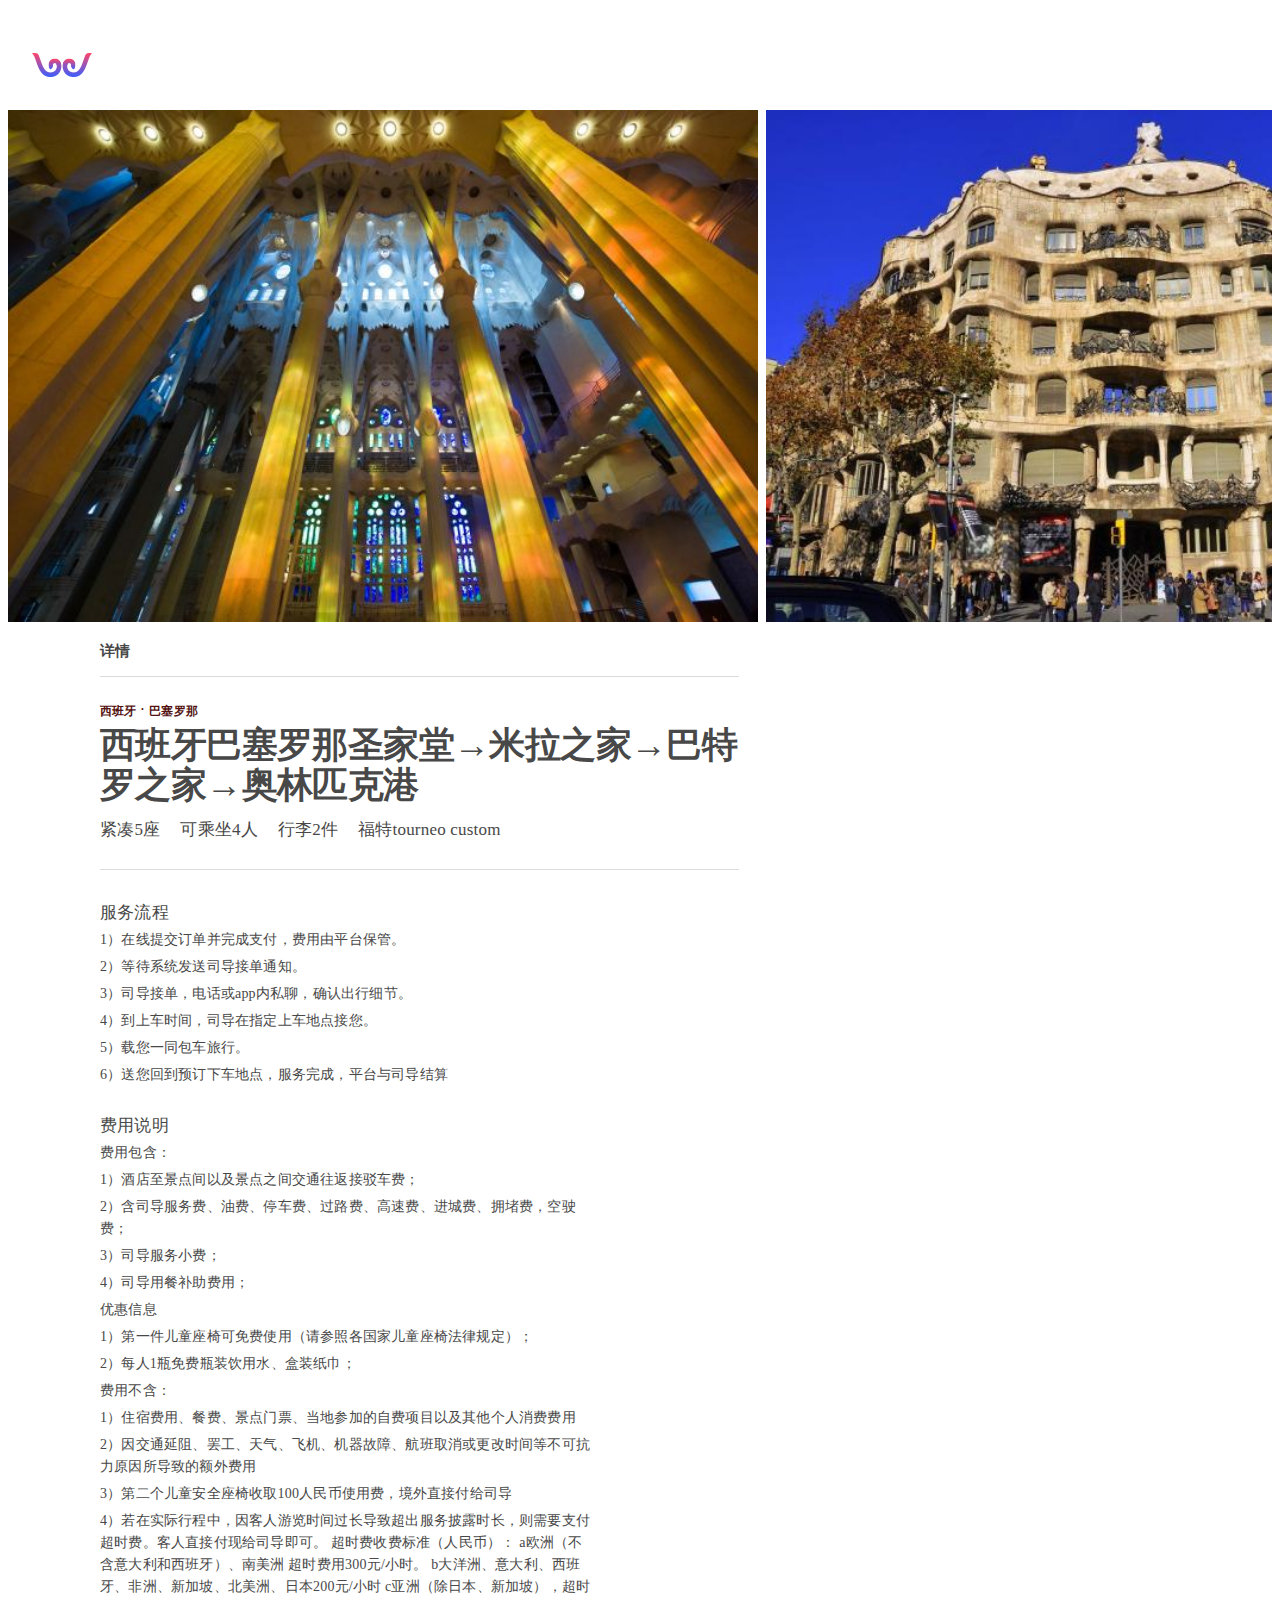
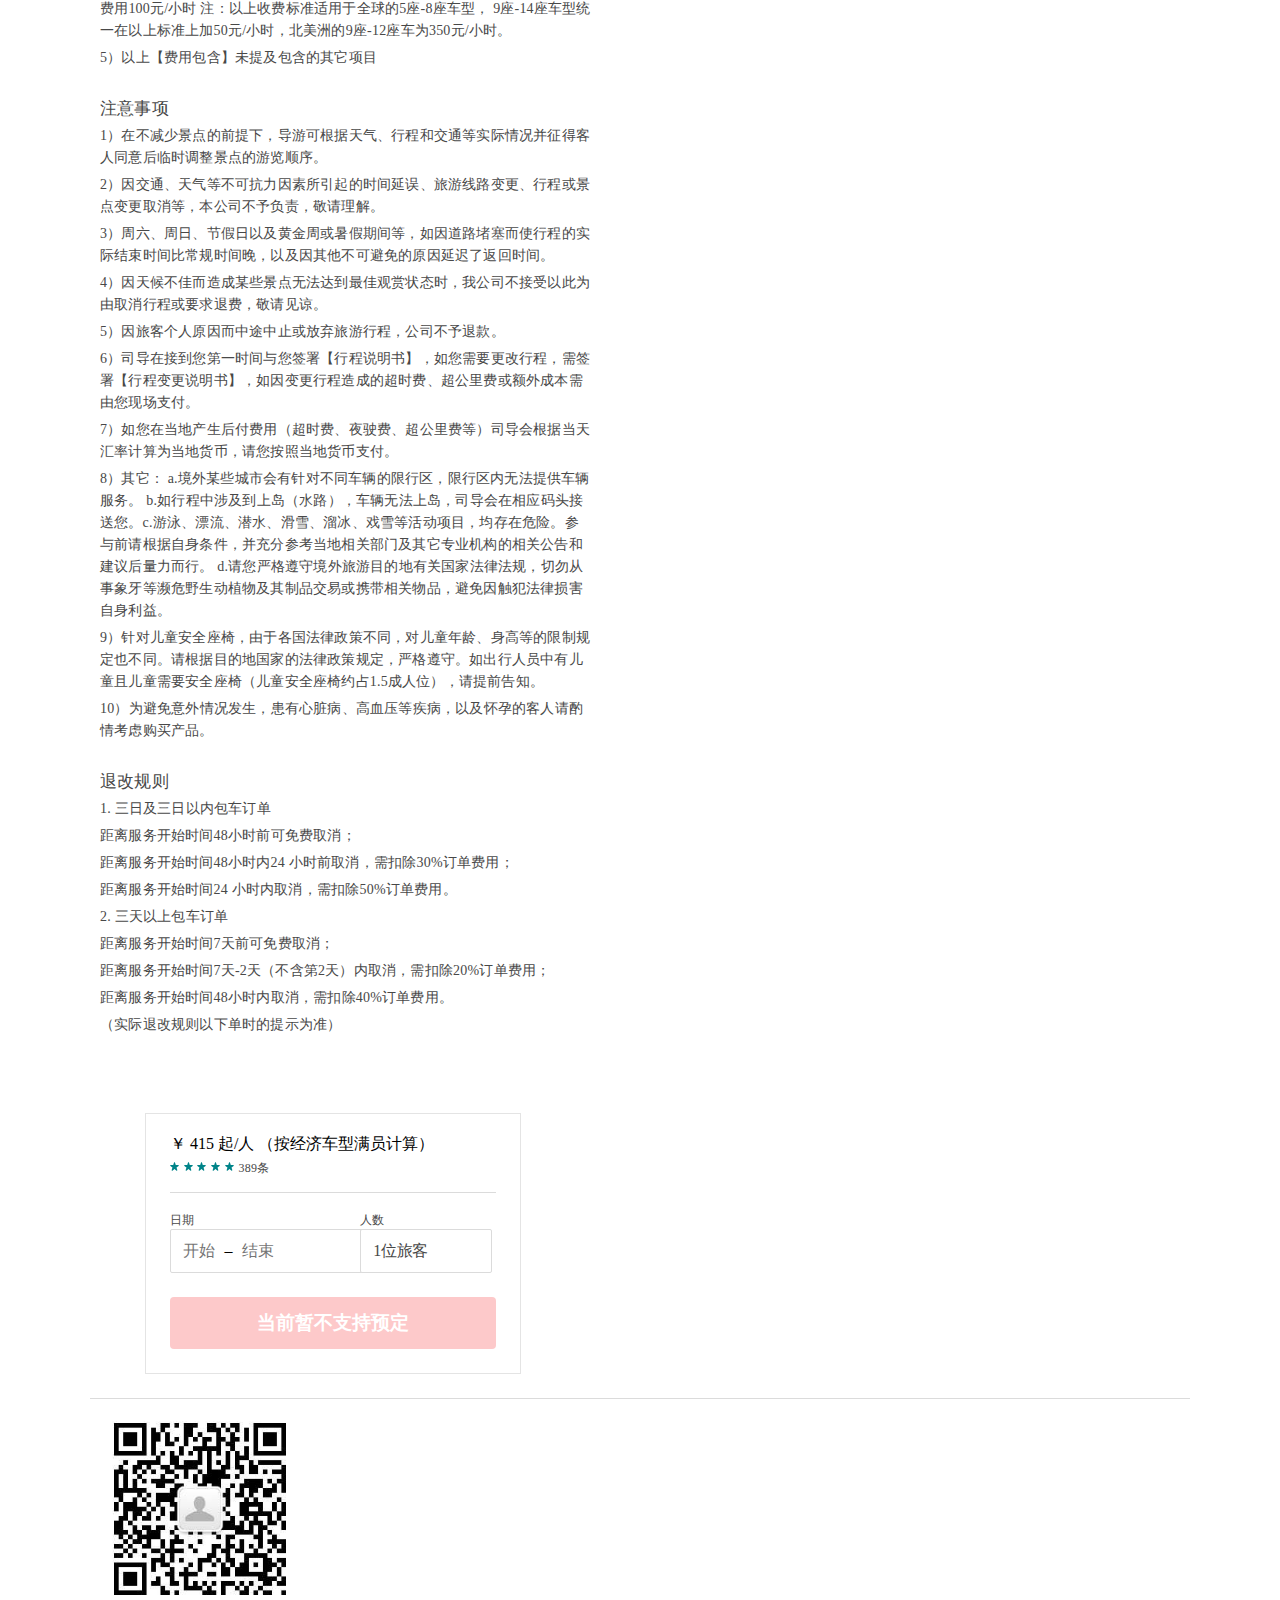
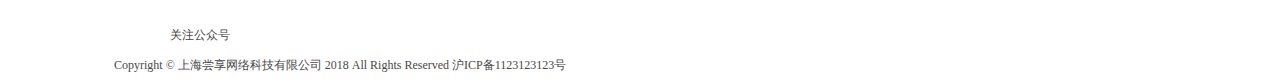
<file: info_4.html>
<!DOCTYPE html>
<!--[if IE 9]>
  <html lang="zh"
      dir="ltr"
      xmlns:fb="http://ogp.me/ns/fb#"
      class="ie ie9">
<![endif]-->
<!--[if (gt IE 9)|!(IE)]><!-->
<html lang="zh" dir="ltr" xmlns:fb="http://ogp.me/ns/fb#">
<!--<![endif]-->

<head>
    <meta charset="utf-8">

    <link href="https://z1.muscache.cn/airbnb/static/packages/common_o2.1-3c84791ad667e9465078426cf4b0cc50.css" media="all" rel="stylesheet"
        type="text/css" />
    <link href="https://z1.muscache.cn/airbnb/static/packages/common-7dfeccd69a4881e637e07819742cdf2a.css" media="all" rel="stylesheet"
        type="text/css" />



    <link href="https://z1.muscache.cn/airbnb/static/packages/map_search_china_deprecated-6247a8122371074ffcc034d04c31abb9.css"
        media="screen" rel="stylesheet" type="text/css" />
    <link href="https://z1.muscache.cn/airbnb/static/packages/map_search-45f80d919325a36af18ae885262e66f7.css" media="screen"
        rel="stylesheet" type="text/css" />
    <link href="https://z1.muscache.cn/airbnb/static/packages/p3-169f9d5381a7313b654e362bb64721eb.css" media="screen" rel="stylesheet"
        type="text/css" />
    <link href="https://z1.muscache.cn/airbnb/static/packages/china/fonts-089f8801c6a8b196311223e2db2c73c9.css" media="screen"
        rel="stylesheet" type="text/css" />


    <title>西游计</title>
</head>

<body class="with-new-header has-epcot-header">
    <a class="screen-reader-only screen-reader-only-focusable skip-to-content" data-hook="skip-to-content" href="#site-content">
        跳至内容
    </a>

    <style data-aphrodite="data-aphrodite"></style>
    <div data-hypernova-key="signup_login_dlsauth_modalsbundlejs" data-hypernova-id="5e2ea5c0-f279-4f4f-b952-0a275a8e733e">
        <div data-reactroot=""></div>
    </div>
    <meta content="{&quot;flags&quot;:{&quot;name&quot;:&quot;flags&quot;,&quot;value&quot;:{&quot;this_bit_is_available&quot;:2,&quot;can_see_community_links&quot;:4,&quot;has_new_notifications&quot;:8,&quot;og_publish&quot;:16,&quot;is_business_travel_verified&quot;:32,&quot;update_cached&quot;:64,&quot;revert_to_admin&quot;:128,&quot;facebook_connected&quot;:256,&quot;erf_trebuchet_log&quot;:512,&quot;has_search&quot;:1024,&quot;has_dates&quot;:4096,&quot;has_acpt_resv_as_gst&quot;:8192,&quot;can_send_profile_messages&quot;:32768,&quot;just_logged_in&quot;:65536,&quot;has_been_host&quot;:131072,&quot;should_drop_pellet&quot;:262144,&quot;field_guide_preload&quot;:524288,&quot;is_active_host&quot;:1048576,&quot;is_business_travel_manager&quot;:2097152,&quot;debugging_mode&quot;:4194304,&quot;is_host_referral_nav_bar_link_enabled&quot;:8388608,&quot;is_vr_platform_powered_host&quot;:67108864,&quot;can_see_meetups&quot;:134217728,&quot;should_drop_sift_pellet&quot;:268435456,&quot;has_host_navigation_header&quot;:536870912,&quot;is_booker_dashboard_launched&quot;:1073741824}},&quot;roles&quot;:{&quot;name&quot;:&quot;roles&quot;,&quot;value&quot;:{&quot;is_content_manager&quot;:1048576,&quot;is_stats_admin&quot;:16777216}},&quot;user_attributes&quot;:{&quot;name&quot;:&quot;_user_attributes&quot;}}"
        id="_bootstrap-user-attr-cookies" />
    <meta content="{&quot;show_credit_amount_in_header&quot;:{&quot;subject&quot;:&quot;user&quot;,&quot;buckets&quot;:200,&quot;percent_exposed&quot;:100,&quot;treatments&quot;:[{&quot;name&quot;:&quot;control&quot;,&quot;buckets&quot;:100},{&quot;name&quot;:&quot;treatment&quot;,&quot;buckets&quot;:100}],&quot;hashing_key&quot;:&quot;show_credit_amount_in_header&quot;,&quot;holdout_name&quot;:null,&quot;sitar_overrides&quot;:null},&quot;web_notification_dot_v2&quot;:{&quot;subject&quot;:&quot;user&quot;,&quot;buckets&quot;:100,&quot;percent_exposed&quot;:100,&quot;treatments&quot;:[{&quot;name&quot;:&quot;treatment&quot;,&quot;buckets&quot;:100}],&quot;hashing_key&quot;:&quot;web_notification_dot_v2&quot;,&quot;holdout_name&quot;:null,&quot;sitar_overrides&quot;:null},&quot;hog_prominent_add_a_new_listing_host_nav&quot;:{&quot;subject&quot;:&quot;user&quot;,&quot;buckets&quot;:200,&quot;percent_exposed&quot;:100,&quot;treatments&quot;:[{&quot;name&quot;:&quot;control&quot;,&quot;buckets&quot;:100},{&quot;name&quot;:&quot;treatment&quot;,&quot;buckets&quot;:100}],&quot;hashing_key&quot;:&quot;hog_prominent_add_a_new_listing_host_nav&quot;,&quot;holdout_name&quot;:null,&quot;sitar_overrides&quot;:null},&quot;hog_moweb_simple_sign_up&quot;:{&quot;subject&quot;:&quot;visitor&quot;,&quot;buckets&quot;:100,&quot;percent_exposed&quot;:100,&quot;treatments&quot;:[{&quot;name&quot;:&quot;treatment&quot;,&quot;buckets&quot;:100}],&quot;hashing_key&quot;:&quot;hog_moweb_simple_sign_up&quot;,&quot;holdout_name&quot;:null,&quot;sitar_overrides&quot;:null},&quot;hog_become_a_host_dropdown_improve&quot;:{&quot;subject&quot;:&quot;visitor&quot;,&quot;buckets&quot;:100,&quot;percent_exposed&quot;:100,&quot;treatments&quot;:[{&quot;name&quot;:&quot;treatment&quot;,&quot;buckets&quot;:100}],&quot;hashing_key&quot;:&quot;hog_become_a_host_dropdown_improve&quot;,&quot;holdout_name&quot;:null,&quot;sitar_overrides&quot;:null},&quot;hog_add_new_listing_in_global_nav&quot;:{&quot;subject&quot;:&quot;user&quot;,&quot;buckets&quot;:100,&quot;percent_exposed&quot;:100,&quot;treatments&quot;:[{&quot;name&quot;:&quot;treatment&quot;,&quot;buckets&quot;:100}],&quot;hashing_key&quot;:&quot;hog_add_new_listing_in_global_nav&quot;,&quot;holdout_name&quot;:null,&quot;sitar_overrides&quot;:null},&quot;navbar_hover_on_open&quot;:{&quot;subject&quot;:&quot;visitor&quot;,&quot;buckets&quot;:100,&quot;percent_exposed&quot;:100,&quot;treatments&quot;:[{&quot;name&quot;:&quot;control&quot;,&quot;buckets&quot;:100}],&quot;hashing_key&quot;:&quot;navbar_hover_on_open&quot;,&quot;holdout_name&quot;:null,&quot;sitar_overrides&quot;:null},&quot;sm_preload_latest_search&quot;:{&quot;subject&quot;:&quot;visitor&quot;,&quot;buckets&quot;:100,&quot;percent_exposed&quot;:100,&quot;treatments&quot;:[{&quot;name&quot;:&quot;preload_enabled&quot;,&quot;buckets&quot;:100}],&quot;hashing_key&quot;:&quot;sm_preload_latest_search&quot;,&quot;holdout_name&quot;:null,&quot;sitar_overrides&quot;:null},&quot;ehp_infants_v2&quot;:{&quot;subject&quot;:&quot;visitor&quot;,&quot;buckets&quot;:100,&quot;percent_exposed&quot;:100,&quot;treatments&quot;:[{&quot;name&quot;:&quot;control&quot;,&quot;buckets&quot;:0},{&quot;name&quot;:&quot;treatment&quot;,&quot;buckets&quot;:100}],&quot;hashing_key&quot;:&quot;ehp_infants_v2&quot;,&quot;holdout_name&quot;:null,&quot;sitar_overrides&quot;:null},&quot;china_android_app_direct_download_bev&quot;:{&quot;subject&quot;:&quot;visitor&quot;,&quot;buckets&quot;:2,&quot;percent_exposed&quot;:100,&quot;treatments&quot;:[{&quot;name&quot;:&quot;control&quot;,&quot;buckets&quot;:1},{&quot;name&quot;:&quot;treatment&quot;,&quot;buckets&quot;:1}],&quot;hashing_key&quot;:&quot;china_android_app_direct_download_bev&quot;,&quot;holdout_name&quot;:null,&quot;sitar_overrides&quot;:null},&quot;china_google_map_2x_v2&quot;:{&quot;subject&quot;:&quot;visitor&quot;,&quot;buckets&quot;:200,&quot;percent_exposed&quot;:100,&quot;treatments&quot;:[{&quot;name&quot;:&quot;control&quot;,&quot;buckets&quot;:100},{&quot;name&quot;:&quot;treatment&quot;,&quot;buckets&quot;:100}],&quot;hashing_key&quot;:&quot;china_google_map_2x_v2&quot;,&quot;holdout_name&quot;:null,&quot;sitar_overrides&quot;:{&quot;visitor&quot;:{&quot;1481634450_cDulsAheg1pHLrhn&quot;:&quot;treatment&quot;}}},&quot;china_mapbox_cn&quot;:{&quot;subject&quot;:&quot;visitor&quot;,&quot;buckets&quot;:100,&quot;percent_exposed&quot;:100,&quot;treatments&quot;:[{&quot;name&quot;:&quot;treatment&quot;,&quot;buckets&quot;:100}],&quot;hashing_key&quot;:&quot;china_mapbox_cn&quot;,&quot;holdout_name&quot;:null,&quot;sitar_overrides&quot;:null},&quot;china_stories_v0_web_bev&quot;:{&quot;subject&quot;:&quot;visitor&quot;,&quot;buckets&quot;:100,&quot;percent_exposed&quot;:100,&quot;treatments&quot;:[{&quot;name&quot;:&quot;treatment&quot;,&quot;buckets&quot;:100}],&quot;hashing_key&quot;:&quot;china_stories_v0_web_bev&quot;,&quot;holdout_name&quot;:null,&quot;sitar_overrides&quot;:null},&quot;china_login_redesign&quot;:{&quot;subject&quot;:&quot;visitor&quot;,&quot;buckets&quot;:100,&quot;percent_exposed&quot;:100,&quot;treatments&quot;:[{&quot;name&quot;:&quot;control&quot;,&quot;buckets&quot;:100}],&quot;hashing_key&quot;:&quot;china_login_redesign&quot;,&quot;holdout_name&quot;:null,&quot;sitar_overrides&quot;:null},&quot;china_contextual_login&quot;:{&quot;subject&quot;:&quot;visitor&quot;,&quot;buckets&quot;:100,&quot;percent_exposed&quot;:100,&quot;treatments&quot;:[{&quot;name&quot;:&quot;treatment&quot;,&quot;buckets&quot;:100}],&quot;hashing_key&quot;:&quot;china_contextual_login&quot;,&quot;holdout_name&quot;:null,&quot;sitar_overrides&quot;:null},&quot;mobile_web_auto_login_android_web_v1&quot;:{&quot;subject&quot;:&quot;user&quot;,&quot;buckets&quot;:100,&quot;percent_exposed&quot;:100,&quot;treatments&quot;:[{&quot;name&quot;:&quot;treatment&quot;,&quot;buckets&quot;:100}],&quot;hashing_key&quot;:&quot;mobile_web_auto_login_android_web_v1&quot;,&quot;holdout_name&quot;:null,&quot;sitar_overrides&quot;:null},&quot;signup_garden_in_alipay_browser&quot;:{&quot;subject&quot;:&quot;visitor&quot;,&quot;buckets&quot;:100,&quot;percent_exposed&quot;:100,&quot;treatments&quot;:[{&quot;name&quot;:&quot;treatment&quot;,&quot;buckets&quot;:100}],&quot;hashing_key&quot;:&quot;signup_garden_in_alipay_browser&quot;,&quot;holdout_name&quot;:null,&quot;sitar_overrides&quot;:null},&quot;cbl2017_landing_experience_v2&quot;:{&quot;subject&quot;:&quot;visitor&quot;,&quot;buckets&quot;:100,&quot;percent_exposed&quot;:100,&quot;treatments&quot;:[{&quot;name&quot;:&quot;treatment&quot;,&quot;buckets&quot;:100}],&quot;hashing_key&quot;:&quot;cbl2017_landing_experience_v2&quot;,&quot;holdout_name&quot;:null,&quot;sitar_overrides&quot;:null},&quot;hide_account_activation_post_signup_high_intent&quot;:{&quot;subject&quot;:&quot;visitor&quot;,&quot;buckets&quot;:100,&quot;percent_exposed&quot;:100,&quot;treatments&quot;:[{&quot;name&quot;:&quot;treatment&quot;,&quot;buckets&quot;:100}],&quot;hashing_key&quot;:&quot;hide_account_activation_post_signup_high_intent&quot;,&quot;holdout_name&quot;:null,&quot;sitar_overrides&quot;:null},&quot;china_currency_list_from_server&quot;:{&quot;subject&quot;:&quot;visitor&quot;,&quot;buckets&quot;:200,&quot;percent_exposed&quot;:100,&quot;treatments&quot;:[{&quot;name&quot;:&quot;control&quot;,&quot;buckets&quot;:100},{&quot;name&quot;:&quot;treatment&quot;,&quot;buckets&quot;:100}],&quot;hashing_key&quot;:&quot;china_currency_list_from_server&quot;,&quot;holdout_name&quot;:null,&quot;sitar_overrides&quot;:{&quot;visitor&quot;:{&quot;1507797202_BKNTPc/BtjWJv6vX&quot;:&quot;treatment&quot;}}},&quot;show_user_import_contacts&quot;:{&quot;subject&quot;:&quot;user&quot;,&quot;buckets&quot;:100,&quot;percent_exposed&quot;:100,&quot;treatments&quot;:[{&quot;name&quot;:&quot;treatment&quot;,&quot;buckets&quot;:100}],&quot;hashing_key&quot;:&quot;show_user_import_contacts&quot;,&quot;holdout_name&quot;:null,&quot;sitar_overrides&quot;:null},&quot;link_to_invite_page_on_header_credit_drop_down&quot;:{&quot;subject&quot;:&quot;user&quot;,&quot;buckets&quot;:100,&quot;percent_exposed&quot;:100,&quot;treatments&quot;:[{&quot;name&quot;:&quot;treatment&quot;,&quot;buckets&quot;:100}],&quot;hashing_key&quot;:&quot;link_to_invite_page_on_header_credit_drop_down&quot;,&quot;holdout_name&quot;:null,&quot;sitar_overrides&quot;:null},&quot;mai_holdout_v2&quot;:{&quot;subject&quot;:&quot;user&quot;,&quot;buckets&quot;:100,&quot;percent_exposed&quot;:100,&quot;treatments&quot;:[{&quot;name&quot;:&quot;control&quot;,&quot;buckets&quot;:50},{&quot;name&quot;:&quot;treatment&quot;,&quot;buckets&quot;:50}],&quot;hashing_key&quot;:&quot;mai_holdout_v2&quot;,&quot;holdout_name&quot;:null,&quot;sitar_overrides&quot;:null},&quot;mai_phone_verification_v3&quot;:{&quot;subject&quot;:&quot;user&quot;,&quot;buckets&quot;:100,&quot;percent_exposed&quot;:100,&quot;treatments&quot;:[{&quot;name&quot;:&quot;checkbox_starts_unchecked&quot;,&quot;buckets&quot;:100}],&quot;hashing_key&quot;:&quot;mai_phone_verification_v3&quot;,&quot;holdout_name&quot;:&quot;mai_holdout_v2&quot;,&quot;sitar_overrides&quot;:null},&quot;mai_post_signup_moweb_outside_booking&quot;:{&quot;subject&quot;:&quot;user&quot;,&quot;buckets&quot;:200,&quot;percent_exposed&quot;:100,&quot;treatments&quot;:[{&quot;name&quot;:&quot;control&quot;,&quot;buckets&quot;:100},{&quot;name&quot;:&quot;treatment&quot;,&quot;buckets&quot;:100}],&quot;hashing_key&quot;:&quot;mai_post_signup_moweb_outside_booking&quot;,&quot;holdout_name&quot;:&quot;mai_holdout_v2&quot;,&quot;sitar_overrides&quot;:null},&quot;web_visual_component_display_v3&quot;:{&quot;subject&quot;:&quot;visitor&quot;,&quot;buckets&quot;:100,&quot;percent_exposed&quot;:2,&quot;treatments&quot;:[{&quot;name&quot;:&quot;control&quot;,&quot;buckets&quot;:50},{&quot;name&quot;:&quot;track_visual_component_display&quot;,&quot;buckets&quot;:50}],&quot;hashing_key&quot;:&quot;web_visual_component_display_v3&quot;,&quot;holdout_name&quot;:null,&quot;sitar_overrides&quot;:null},&quot;china_web_header_currency_picker_with_currency_flag&quot;:{&quot;subject&quot;:&quot;visitor&quot;,&quot;buckets&quot;:200,&quot;percent_exposed&quot;:100,&quot;treatments&quot;:[{&quot;name&quot;:&quot;control&quot;,&quot;buckets&quot;:100},{&quot;name&quot;:&quot;treatment&quot;,&quot;buckets&quot;:100}],&quot;hashing_key&quot;:&quot;china_web_header_currency_picker_with_currency_flag&quot;,&quot;holdout_name&quot;:null,&quot;sitar_overrides&quot;:null},&quot;china_moweb_p2_filter_button_bar_with_currency_icon&quot;:{&quot;subject&quot;:&quot;visitor&quot;,&quot;buckets&quot;:200,&quot;percent_exposed&quot;:100,&quot;treatments&quot;:[{&quot;name&quot;:&quot;control&quot;,&quot;buckets&quot;:100},{&quot;name&quot;:&quot;treatment&quot;,&quot;buckets&quot;:100}],&quot;hashing_key&quot;:&quot;china_moweb_p2_filter_button_bar_with_currency_icon&quot;,&quot;holdout_name&quot;:null,&quot;sitar_overrides&quot;:{&quot;visitor&quot;:{&quot;1511216078_RqrBFUh2vN/Tinaz&quot;:&quot;treatment&quot;,&quot;1507797202_BKNTPc/BtjWJv6vX&quot;:&quot;treatment&quot;}}},&quot;header_currency_language_picker&quot;:{&quot;subject&quot;:&quot;visitor&quot;,&quot;buckets&quot;:200,&quot;percent_exposed&quot;:100,&quot;treatments&quot;:[{&quot;name&quot;:&quot;control&quot;,&quot;buckets&quot;:100},{&quot;name&quot;:&quot;treatment&quot;,&quot;buckets&quot;:100}],&quot;hashing_key&quot;:&quot;header_currency_language_picker&quot;,&quot;holdout_name&quot;:null,&quot;sitar_overrides&quot;:null},&quot;erf_meta_gift_page_space_js&quot;:{&quot;subject&quot;:&quot;visitor&quot;,&quot;buckets&quot;:200,&quot;percent_exposed&quot;:100,&quot;treatments&quot;:[{&quot;name&quot;:&quot;control&quot;,&quot;buckets&quot;:100},{&quot;name&quot;:&quot;treatment&quot;,&quot;buckets&quot;:100}],&quot;hashing_key&quot;:&quot;erf_meta_gift_page_space_js&quot;,&quot;holdout_name&quot;:null,&quot;sitar_overrides&quot;:{&quot;visitor&quot;:{&quot;444432234&quot;:&quot;control&quot;,&quot;1518037276_hmU%2B7TvtC5f3uBUA&quot;:&quot;control&quot;,&quot;1&quot;:&quot;control&quot;,&quot;2&quot;:&quot;treatment&quot;,&quot;3&quot;:&quot;treatment&quot;,&quot;4&quot;:&quot;treatment&quot;,&quot;5&quot;:&quot;treatment&quot;,&quot;11&quot;:&quot;control&quot;,&quot;12&quot;:&quot;control&quot;,&quot;13&quot;:&quot;control&quot;,&quot;14&quot;:&quot;control&quot;,&quot;15&quot;:&quot;control&quot;,&quot;21&quot;:&quot;treatment&quot;,&quot;22&quot;:&quot;treatment&quot;,&quot;23&quot;:&quot;treatment&quot;,&quot;24&quot;:&quot;treatment&quot;,&quot;31&quot;:&quot;control&quot;,&quot;32&quot;:&quot;control&quot;,&quot;33&quot;:&quot;control&quot;,&quot;34&quot;:&quot;control&quot;,&quot;35&quot;:&quot;control&quot;,&quot;36&quot;:&quot;control&quot;,&quot;37&quot;:&quot;treatment&quot;,&quot;38&quot;:&quot;treatment&quot;,&quot;39&quot;:&quot;treatment&quot;,&quot;40&quot;:&quot;treatment&quot;}}},&quot;trust_exp_mobile_aov_improved_display_shortcut&quot;:{&quot;subject&quot;:&quot;user&quot;,&quot;buckets&quot;:200,&quot;percent_exposed&quot;:100,&quot;treatments&quot;:[{&quot;name&quot;:&quot;control&quot;,&quot;buckets&quot;:100},{&quot;name&quot;:&quot;treatment&quot;,&quot;buckets&quot;:100}],&quot;hashing_key&quot;:&quot;trust_exp_mobile_aov_improved_display_shortcut&quot;,&quot;holdout_name&quot;:null,&quot;sitar_overrides&quot;:{&quot;user&quot;:{&quot;191594&quot;:&quot;treatment&quot;,&quot;9999999&quot;:&quot;treatment&quot;}}},&quot;experiences_wishlist_improvements&quot;:{&quot;subject&quot;:&quot;user&quot;,&quot;buckets&quot;:200,&quot;percent_exposed&quot;:100,&quot;treatments&quot;:[{&quot;name&quot;:&quot;control&quot;,&quot;buckets&quot;:100},{&quot;name&quot;:&quot;treatment&quot;,&quot;buckets&quot;:100}],&quot;hashing_key&quot;:&quot;experiences_wishlist_improvements&quot;,&quot;holdout_name&quot;:null,&quot;sitar_overrides&quot;:{&quot;user&quot;:{&quot;50315106&quot;:&quot;treatment&quot;}}}}"
        id="_bootstrap-erf" />



    <div id="field-guide-container"></div>



    <div class="flash-container"></div>

    <style data-aphrodite="data-aphrodite">
        ._1cwdu334 {
            box-shadow: none !important;
            border-bottom: none !important;
            height: 65px !important;
        }

        @media (min-width: 744px) {
            ._1cwdu334 {
                height: 81px !important;
                border-bottom: none !important;
            }
        }

        ._ousp44 {
            position: relative !important;
            z-index: 20 !important;
        }

        ._xbzxbi {
            height: 64px !important;
            width: 100% !important;
            background-color: #ffffff !important;
            position: absolute !important;
            top: 0px !important;
            left: 0px !important;
            -webkit-transform: translateY(-64px) !important;
            -ms-transform: translateY(-64px) !important;
            transform: translateY(-64px) !important;
            -webkit-transition-duration: 0.05s !important;
            transition-duration: 0.05s !important;
            -webkit-transition-property: -ms-transform, -webkit-transform, transform !important;
            -moz-transition-property: transform !important;
            transition-property: -ms-transform, -webkit-transform, transform !important;
            -webkit-transition-timing-function: ease-out !important;
            transition-timing-function: ease-out !important;
            -webkit-transition-delay: 0.3s !important;
            transition-delay: 0.3s !important;
            z-index: 15 !important;
        }

        ._pw89d3 {
            position: relative !important;
            z-index: 10 !important;
        }

        ._8iqo2b {
            position: relative !important;
            z-index: 5 !important;
        }

        ._1veha9rt {
            background-color: #ffffff !important;
            border-bottom: none !important;
            box-shadow: none !important;
        }

        ._hgnicv {
            border-left: 1px solid #DBDBDB !important;
        }

        ._2930ex {
            display: table !important;
            width: 100% !important;
        }

        ._ni9axhe {
            display: table-cell !important;
            vertical-align: middle !important;
        }

        ._10ejfg4u {
            display: table-cell !important;
            width: 100% !important;
            vertical-align: middle !important;
        }

        ._5nim5h {
            display: table-cell !important;
            height: 64px !important;
            position: relative !important;
            text-align: center !important;
            text-decoration: none !important;
            -webkit-transition: 0.25s color !important;
            -moz-transition: 0.25s color !important;
            transition: 0.25s color !important;
            padding-left: 24px !important;
            padding-right: 24px !important;
            vertical-align: middle !important;
            white-space: nowrap !important;
        }

        @media (min-width: 744px) {
            ._5nim5h {
                height: 80px !important;
            }
        }

        ._36rlri {
            display: inline-block !important;
        }

        ._iiid5y {
            color: #FF5A5F !important;
            display: inline-block !important;
            vertical-align: middle !important;
            font-size: 34px !important;
            -webkit-transition: 0.25s color !important;
            -moz-transition: 0.25s color !important;
            transition: 0.25s color !important;
        }

        @media (max-width: 743px) {
            ._iiid5y {
                font-size: 34px !important;
                left: 45% !important;
            }
        }

        ._tqn903 {
            color: #767676 !important;
            display: inline-block !important;
            font-size: 9px !important;
            margin-left: 8px !important;
            -webkit-transition: 1s color !important;
            -moz-transition: 1s color !important;
            transition: 1s color !important;
        }

        ._1g2dfiu {
            display: table-cell !important;
        }

        ._1gbvotfo {
            display: table-cell !important;
            -webkit-appearance: none !important;
            -moz-appearance: none !important;
            appearance: none !important;
            background: none !important;
            border: none !important;
            padding: 0px !important;
            margin: 0px !important;
        }

        ._1gbvotfo:focus {
            outline: none !important;
        }

        ._1s04l2o {
            display: table !important;
            list-style: none !important;
            padding: 0px !important;
            margin: 0px !important;
            height: 64px !important;
        }

        ._e296pg {
            position: relative !important;
        }

        ._gngqxi {
            -webkit-appearance: none !important;
            -moz-appearance: none !important;
            appearance: none !important;
            background: transparent !important;
            border: none !important;
            color: inherit !important;
            display: inline-block !important;
            height: 64px !important;
            line-height: 64px !important;
            text-decoration: none !important;
            margin: 0px !important;
            position: relative !important;
            padding: 0 8px !important;
            white-space: nowrap !important;
        }

        @media (min-width: 744px) {
            ._gngqxi {
                height: 80px !important;
                line-height: 80px !important;
            }
        }

        ._18lcoy3z {
            height: 100% !important;
            vertical-align: middle !important;
            -moz-box-sizing: border-box !important;
            box-sizing: border-box !important;
            border-bottom: 2px solid transparent !important;
        }

        ._lvb55za {
            display: inline-block !important;
            padding: 8px !important;
            vertical-align: middle !important;
            line-height: 1 !important;
            border-bottom: 2px solid transparent !important;
        }

        ._l7gvu6 {
            fill: #008489 !important;
            height: 6px !important;
            opacity: 0 !important;
            position: absolute !important;
            top: 50% !important;
            -webkit-transform: translate3d(4px, -8px, 0) !important;
            -ms-transform: translate3d(4px, -8px, 0) !important;
            transform: translate3d(4px, -8px, 0) !important;
            -webkit-transform-origin-x: 7px !important;
            -ms-transform-origin-x: 7px !important;
            transform-origin-x: 7px !important;
            -webkit-transform-origin-y: -5px !important;
            -ms-transform-origin-y: -5px !important;
            transform-origin-y: -5px !important;
            width: 6px !important;
        }

        ._oxmg4f2 {
            position: relative !important;
            padding-top: 0px !important;
        }

        @media (min-width: 744px) {
            ._oxmg4f2 {
                padding-top: 0px !important;
            }
        }

        ._3nukz4e {
            position: relative !important;
            width: 100% !important;
            background-color: #ffffff !important;
            cursor: pointer !important;
        }

        ._1b7wjabi {
            box-shadow: 0 1px 1px 1px rgba(0, 0, 0, 0.14) !important;
            position: absolute !important;
            left: auto !important;
            right: 24px !important;
            bottom: 24px !important;
            opacity: 0 !important;
            -webkit-transition: opacity 200ms ease-in-out !important;
            -moz-transition: opacity 200ms ease-in-out !important;
            transition: opacity 200ms ease-in-out !important;
        }

        ._1re2ppc {
            position: absolute !important;
            top: 0px !important;
            width: 100% !important;
            height: 90px !important;
            background: -webkit-linear-gradient(to top, transparent, rgba(0, 0, 0, 0.2)) !important;
            background: -moz-linear-gradient(to top, transparent, rgba(0, 0, 0, 0.2)) !important;
            background: linear-gradient(to top, transparent, rgba(0, 0, 0, 0.2)) !important;
        }

        ._1k1ggho {
            position: absolute !important;
            top: 24px !important;
            right: 24px !important;
        }

        ._y9ev9r {
            overflow: hidden !important;
        }

        ._6rzo65 {
            -webkit-transition: -webkit-transform 250ms ease-in-out, transform 250ms ease-in-out !important;
            -moz-transition: transform 250ms ease-in-out !important;
            transition: -ms-transform 250ms ease-in-out, -webkit-transform 250ms ease-in-out, transform 250ms ease-in-out !important;
            -webkit-transform: translateX(0) !important;
            -ms-transform: translateX(0) !important;
            transform: translateX(0) !important;
        }

        ._goo6eo {
            display: -webkit-inline-box !important;
            display: -moz-inline-box !important;
            display: -ms-inline-flexbox !important;
            display: -webkit-inline-flex !important;
            display: inline-flex !important;
        }

        ._1thk0tsb {
            display: table-cell !important;
            vertical-align: top !important;
        }

        ._n5lh69r {
            display: table-cell !important;
            width: 100% !important;
            vertical-align: top !important;
        }

        @keyframes keyframe_18jn58a {
            from {
                opacity: 0;
            }
            to {
                opacity: 1;
            }
        }

        ._x95iwlm {
            border: 0px !important;
            text-align: left !important;
            outline: none !important;
            padding: 0px !important;
            height: 294.6666666666667px !important;
            display: inline-block !important;
            min-height: 400px !important;
            max-height: 512px !important;
            -webkit-animation-name: keyframe_18jn58a !important;
            animation-name: keyframe_18jn58a !important;
            -webkit-animation-duration: 500ms !important;
            animation-duration: 500ms !important;
            -webkit-animation-timing-function: ease-out !important;
            animation-timing-function: ease-out !important;
        }

        @media (min-height: 700px) {
            ._x95iwlm {
                height: 294.6666666666667px !important;
            }
        }

        @media (min-height: 850px) {
            ._x95iwlm {
                height: 394.6666666666667px !important;
            }
        }

        @media (min-height: 1000px) {
            ._x95iwlm {
                height: 494.6666666666667px !important;
            }
        }

        @media (min-width: 744px) {
            @media (min-height: 700px) {
                ._x95iwlm {
                    height:353.6px !important;
                }
            }
            @media (min-height: 850px) {
                ._x95iwlm {
                    height: 473.6px !important;
                }
            }
            @media (min-height: 1000px) {
                ._x95iwlm {
                    height: 593.6px !important;
                }
            }
        }

        @media (min-width: 1128px) {
            @media (min-height: 700px) {
                ._x95iwlm {
                    height:442px !important;
                }
            }
            @media (min-height: 850px) {
                ._x95iwlm {
                    height: 592px !important;
                }
            }
            @media (min-height: 1000px) {
                ._x95iwlm {
                    height: 742px !important;
                }
            }
        }

        ._kyxjg0i {
            height: 294.6666666666667px !important;
            display: inline-block !important;
            min-height: 400px !important;
            max-height: 512px !important;
        }

        @media (min-height: 700px) {
            ._kyxjg0i {
                height: 294.6666666666667px !important;
            }
        }

        @media (min-height: 850px) {
            ._kyxjg0i {
                height: 394.6666666666667px !important;
            }
        }

        @media (min-height: 1000px) {
            ._kyxjg0i {
                height: 494.6666666666667px !important;
            }
        }

        @media (min-width: 744px) {
            @media (min-height: 700px) {
                ._kyxjg0i {
                    height:353.6px !important;
                }
            }
            @media (min-height: 850px) {
                ._kyxjg0i {
                    height: 473.6px !important;
                }
            }
            @media (min-height: 1000px) {
                ._kyxjg0i {
                    height: 593.6px !important;
                }
            }
        }

        @media (min-width: 1128px) {
            @media (min-height: 700px) {
                ._kyxjg0i {
                    height:442px !important;
                }
            }
            @media (min-height: 850px) {
                ._kyxjg0i {
                    height: 592px !important;
                }
            }
            @media (min-height: 1000px) {
                ._kyxjg0i {
                    height: 742px !important;
                }
            }
        }

        ._mxed4t2 {
            border: 0px !important;
            text-align: left !important;
            outline: none !important;
            padding: 0px !important;
            height: 294.6666666666667px !important;
            display: inline-block !important;
            min-height: 400px !important;
            max-height: 512px !important;
            margin-left: 8px !important;
            -webkit-animation-name: keyframe_18jn58a !important;
            animation-name: keyframe_18jn58a !important;
            -webkit-animation-duration: 500ms !important;
            animation-duration: 500ms !important;
            -webkit-animation-timing-function: ease-out !important;
            animation-timing-function: ease-out !important;
        }

        @media (min-height: 700px) {
            ._mxed4t2 {
                height: 294.6666666666667px !important;
            }
        }

        @media (min-height: 850px) {
            ._mxed4t2 {
                height: 394.6666666666667px !important;
            }
        }

        @media (min-height: 1000px) {
            ._mxed4t2 {
                height: 494.6666666666667px !important;
            }
        }

        @media (min-width: 744px) {
            @media (min-height: 700px) {
                ._mxed4t2 {
                    height:353.6px !important;
                }
            }
            @media (min-height: 850px) {
                ._mxed4t2 {
                    height: 473.6px !important;
                }
            }
            @media (min-height: 1000px) {
                ._mxed4t2 {
                    height: 593.6px !important;
                }
            }
        }

        @media (min-width: 1128px) {
            @media (min-height: 700px) {
                ._mxed4t2 {
                    height:442px !important;
                }
            }
            @media (min-height: 850px) {
                ._mxed4t2 {
                    height: 592px !important;
                }
            }
            @media (min-height: 1000px) {
                ._mxed4t2 {
                    height: 742px !important;
                }
            }
        }

        ._10zb0yd0 {
            cursor: pointer !important;
            position: relative !important;
            display: inline-block !important;
            text-align: center !important;
            text-decoration: none !important;
            border-radius: 4px !important;
            width: auto !important;
            font-family: Circular, "PingFang-SC", "Hiragino Sans GB", "微软雅黑", "Microsoft YaHei", "Heiti SC" !important;
            font-size: 15px !important;
            line-height: 18px !important;
            letter-spacing: undefined !important;
            padding-top: 8px !important;
            padding-bottom: 8px !important;
            color: #484848 !important;
            font-weight: normal !important;
            border: 1px solid transparent !important;
            padding-right: 16px !important;
            padding-left: 16px !important;
            min-width: 51.77708763999664px !important;
            background: #ffffff !important;
        }

        ._10zb0yd0::-moz-focus-inner {
            border: 0px !important;
            padding: 0px !important;
            margin: 0px !important;
        }

        ._10zb0yd0:focus::-moz-focus-inner {
            border: 1px dotted #000000 !important;
        }

        ._10zb0yd0:active {
            border-color: #ECECEC !important;
        }

        ._10zb0yd0:hover {
            background: #ffffff !important;
        }

        ._10zb0yd0:disabled {
            background: rgba(255, 255, 255, 0.3) !important;
            cursor: default !important;
        }

        ._1fehsqt2 {
            -webkit-transition: color 0.3s !important;
            -moz-transition: color 0.3s !important;
            transition: color 0.3s !important;
            font-family: Circular, "PingFang-SC", "Hiragino Sans GB", "微软雅黑", "Microsoft YaHei", "Heiti SC" !important;
            font-size: 15px !important;
            line-height: 18px !important;
            letter-spacing: undefined !important;
            padding-top: 0px !important;
            padding-bottom: 0px !important;
            color: #484848 !important;
        }

        ._gcgb88 {
            white-space: nowrap !important;
            line-height: 0 !important;
        }

        ._14owxkak {
            display: inline-block !important;
            box-shadow: 0 1px 1px 1px rgba(0, 0, 0, 0.14) !important;
            border-radius: 4px !important;
        }

        ._qtix31 {
            display: table !important;
        }

        @media (min-width: 744px) {
            ._qmx5s9 {
                margin-left: 0px !important;
                margin-right: 0px !important;
            }
        }

        ._uy08umt {
            margin-left: auto !important;
            margin-right: auto !important;
            width: auto !important;
            padding-left: 12px !important;
            padding-right: 12px !important;
        }

        ._uy08umt:before {
            content: '' !important;
            display: table !important;
        }

        ._uy08umt:after {
            clear: both !important;
            content: '' !important;
            display: table !important;
        }

        @media (min-width: 744px) {
            ._uy08umt {
                padding-right: 24px !important;
                padding-left: 24px !important;
                max-width: 696px !important;
            }
        }

        @media (min-width: 1128px) {
            ._uy08umt {
                max-width: 1080px !important;
            }
        }

        ._1rg905wj {
            height: 51px !important;
        }

        @media (min-width: 744px) {
            ._1rg905wj {
                z-index: 4 !important;
            }
        }

        ._t5g4kn {
            margin: 0 4px 0 4px !important;
        }

        ._18fdjt5 {
            display: inline-block !important;
            padding: 16px 0 16px 0 !important;
        }

        ._qhu8j16 {
            margin: 0px !important;
            word-wrap: break-word !important;
            font-family: Circular, "PingFang-SC", "Hiragino Sans GB", "微软雅黑", "Microsoft YaHei", "Heiti SC" !important;
            font-size: 15px !important;
            line-height: 18px !important;
            letter-spacing: 0.2px !important;
            padding-top: 0px !important;
            padding-bottom: 0px !important;
            color: #484848 !important;
            font-weight: 700 !important;
            display: inline !important;
        }

        ._1lefr0tv {
            font: inherit !important;
            font-family: Circular, "PingFang-SC", "Hiragino Sans GB", "微软雅黑", "Microsoft YaHei", "Heiti SC" !important;
            text-decoration: none !important;
            -webkit-appearance: none !important;
            -moz-appearance: none !important;
            appearance: none !important;
            background: transparent !important;
            border: 0px !important;
            cursor: pointer !important;
            margin: 0px !important;
            padding: 0px !important;
            -webkit-user-select: auto !important;
            -moz-user-select: auto !important;
            -ms-user-select: auto !important;
            user-select: auto !important;
            text-align: left !important;
            color: #484848 !important;
        }

        ._1lefr0tv:hover {
            text-decoration: underline !important;
        }

        ._1lefr0tv:focus {
            text-decoration: underline !important;
        }

        ._1lefr0tv:active {
            color: #006C70 !important;
            outline: 0px !important;
        }

        ._1nqravdm {
            font-weight: normal !important;
            margin: 0px !important;
            word-wrap: break-word !important;
            font-family: Circular, "PingFang-SC", "Hiragino Sans GB", "微软雅黑", "Microsoft YaHei", "Heiti SC" !important;
            font-size: 15px !important;
            line-height: 18px !important;
            letter-spacing: 0.2px !important;
            padding-top: 0px !important;
            padding-bottom: 0px !important;
            color: #484848 !important;
            display: inline !important;
        }

        ._xrvm73c {
            color: #008489 !important;
            font: inherit !important;
            font-family: Circular, "PingFang-SC", "Hiragino Sans GB", "微软雅黑", "Microsoft YaHei", "Heiti SC" !important;
            text-decoration: none !important;
            -webkit-appearance: none !important;
            -moz-appearance: none !important;
            appearance: none !important;
            background: transparent !important;
            border: 0px !important;
            cursor: pointer !important;
            margin: 0px !important;
            padding: 0px !important;
            -webkit-user-select: auto !important;
            -moz-user-select: auto !important;
            -ms-user-select: auto !important;
            user-select: auto !important;
            text-align: left !important;
        }

        ._xrvm73c:hover {
            text-decoration: underline !important;
        }

        ._xrvm73c:focus {
            text-decoration: underline !important;
        }

        ._xrvm73c:active {
            color: #006C70 !important;
            outline: 0px !important;
        }

        ._2h22gn {
            margin-left: -8px !important;
            margin-right: -8px !important;
        }

        ._2h22gn:before {
            content: " " !important;
            display: table !important;
        }

        ._2h22gn:after {
            content: " " !important;
            display: table !important;
            clear: both !important;
        }

        ._1kzvqab3 {
            padding-left: 8px !important;
            padding-right: 8px !important;
            min-height: 1px !important;
            position: relative !important;
        }

        @media (min-width: 1128px) {
            ._1kzvqab3 {
                width: 58.333333333333336% !important;
                float: left !important;
            }
        }

        ._76irmj {
            border-bottom: 1px solid #DBDBDB !important;
        }

        @media (min-width: 744px) {
            ._b1aaqf {
                margin-top: 24px !important;
            }
        }

        ._4efw5a {
            text-transform: uppercase !important;
        }

        ._1wf36db6 {
            margin: 0px !important;
            word-wrap: break-word !important;
            font-family: Circular, "PingFang-SC", "Hiragino Sans GB", "微软雅黑", "Microsoft YaHei", "Heiti SC" !important;
            font-size: 12px !important;
            line-height: 16px !important;
            letter-spacing: 0.2px !important;
            padding-top: 0px !important;
            padding-bottom: 0px !important;
            color: #484848 !important;
            font-weight: 700 !important;
            display: inline !important;
        }

        ._6nv357d {
            font-weight: 700 !important;
            margin: 0px !important;
            word-wrap: break-word !important;
            font-family: Circular, "PingFang-SC", "Hiragino Sans GB", "微软雅黑", "Microsoft YaHei", "Heiti SC" !important;
            font-size: 36px !important;
            line-height: 40px !important;
            letter-spacing: -0.6px !important;
            padding-top: 6px !important;
            padding-bottom: 6px !important;
            color: #484848 !important;
        }

        @media (max-width: 743px) {
            ._6nv357d {
                font-size: 32px !important;
                line-height: 40px !important;
                letter-spacing: -0.6px !important;
            }
        }

        ._tpbrp {
            color: inherit !important;
            font-size: 1em !important;
            font-weight: inherit !important;
            line-height: inherit !important;
            margin: 0px !important;
            padding: 0px !important;
        }

        ._1synixu7 {
            font-weight: normal !important;
            color: #484848 !important;
            font-family: Circular, "PingFang-SC", "Hiragino Sans GB", "微软雅黑", "Microsoft YaHei", "Heiti SC" !important;
            margin: 0px !important;
            word-wrap: break-word !important;
            font-size: 17px !important;
            line-height: 22px !important;
            letter-spacing: 0.2px !important;
            display: inline !important;
        }

        ._1xq1cwx {
            font-family: Circular, "PingFang-SC", "Hiragino Sans GB", "微软雅黑", "Microsoft YaHei", "Heiti SC" !important;
        }

        ._zi10aer {
            color: #484848 !important;
            font-family: Circular, "PingFang-SC", "Hiragino Sans GB", "微软雅黑", "Microsoft YaHei", "Heiti SC" !important;
            margin: 0px !important;
            word-wrap: break-word !important;
            font-size: 17px !important;
            line-height: 22px !important;
            letter-spacing: 0.2px !important;
            font-weight: 300 !important;
            display: inline !important;
        }

        ._9ch2nvb {
            cursor: pointer !important;
            -webkit-transition: background 0.3s, border-color 0.3s !important;
            -moz-transition: background 0.3s, border-color 0.3s !important;
            transition: background 0.3s, border-color 0.3s !important;
            position: relative !important;
            display: inline-block !important;
            text-align: center !important;
            text-decoration: none !important;
            border-radius: 4px !important;
            width: 100% !important;
            font-family: Circular, "PingFang-SC", "Hiragino Sans GB", "微软雅黑", "Microsoft YaHei", "Heiti SC" !important;
            font-size: 15px !important;
            line-height: 18px !important;
            letter-spacing: undefined !important;
            padding-top: 8px !important;
            padding-bottom: 8px !important;
            color: #484848 !important;
            font-weight: normal !important;
            border: 1px solid transparent !important;
            padding-right: 16px !important;
            padding-left: 16px !important;
            min-width: 51.77708763999664px !important;
            border-color: #484848 !important;
            background: #ffffff !important;
        }

        ._9ch2nvb::-moz-focus-inner {
            border: 0px !important;
            padding: 0px !important;
            margin: 0px !important;
        }

        ._9ch2nvb:focus::-moz-focus-inner {
            border: 1px dotted #000000 !important;
        }

        ._9ch2nvb:active {
            border-color: #484848 !important;
            background: #ffffff !important;
        }

        ._9ch2nvb:hover {
            border-color: #484848 !important;
            background: #ffffff !important;
        }

        ._9ch2nvb:disabled {
            border-color: rgba(72, 72, 72, 0.3) !important;
            cursor: default !important;
            background: #ffffff !important;
        }

        ._1syo3wgl {
            -webkit-transition: color 0.3s !important;
            -moz-transition: color 0.3s !important;
            transition: color 0.3s !important;
            font-family: Circular, "PingFang-SC", "Hiragino Sans GB", "微软雅黑", "Microsoft YaHei", "Heiti SC" !important;
            font-size: 15px !important;
            line-height: 18px !important;
            letter-spacing: undefined !important;
            padding-top: 0px !important;
            padding-bottom: 0px !important;
            color: #484848 !important;
        }

        ._inbjzc2 {
            font-weight: normal !important;
            margin: 0px !important;
            word-wrap: break-word !important;
            font-family: Circular, "PingFang-SC", "Hiragino Sans GB", "微软雅黑", "Microsoft YaHei", "Heiti SC" !important;
            font-size: 15px !important;
            line-height: 18px !important;
            letter-spacing: 0.2px !important;
            padding-top: 0px !important;
            padding-bottom: 0px !important;
            color: #484848 !important;
        }

        ._ncmdki {
            float: left !important;
        }

        ._okvr2u {
            display: inline-block !important;
            height: 64px !important;
            margin-left: 16px !important;
            padding: 8px 0 !important;
        }

        ._mstzcu {
            display: inline-block !important;
            margin-left: 12px !important;
        }

        ._9ziurx {
            overflow: hidden !important;
            text-overflow: ellipsis !important;
            white-space: noWrap !important;
        }

        ._15xnsi4 {
            display: inline-block !important;
            height: 48px !important;
            margin-left: 12px !important;
            padding: 0 !important;
            max-width: -webkit-calc(100vw - 148px) !important;
            max-width: -moz-calc(100vw - 148px) !important;
            max-width: calc(100vw - 148px) !important;
        }

        ._fet1ri {
            display: inline-block !important;
            float: right !important;
            height: 16px !important;
            margin-left: 16px !important;
            padding: 12px 0 !important;
        }

        ._12r18es {
            background: #D8D8D8 !important;
            border-radius: 50% !important;
            border: 2px solid #ffffff !important;
            overflow: hidden !important;
        }

        ._110nrr2 {
            -webkit-appearance: none !important;
            -moz-appearance: none !important;
            appearance: none !important;
            background: transparent !important;
            border: 0px !important;
            cursor: pointer !important;
            margin: 0px !important;
            padding: 0px !important;
            -webkit-user-select: auto !important;
            -moz-user-select: auto !important;
            -ms-user-select: auto !important;
            user-select: auto !important;
            text-decoration: none !important;
        }

        ._110nrr2:active {
            outline: 0px !important;
        }

        ._8kd6yy {
            position: absolute !important;
            right: -8px !important;
            bottom: 0px !important;
            line-height: 0 !important;
        }

        ._1wewjvnm {
            margin: 0px !important;
            word-wrap: break-word !important;
            font-family: Circular, "PingFang-SC", "Hiragino Sans GB", "微软雅黑", "Microsoft YaHei", "Heiti SC" !important;
            font-size: 19px !important;
            line-height: 24px !important;
            letter-spacing: undefined !important;
            padding-top: 0px !important;
            padding-bottom: 0px !important;
            color: #484848 !important;
            font-weight: 700 !important;
            display: inline !important;
        }

        ._15ltcxz2 {
            font-weight: normal !important;
            margin: 0px !important;
            word-wrap: break-word !important;
            font-family: Circular, "PingFang-SC", "Hiragino Sans GB", "微软雅黑", "Microsoft YaHei", "Heiti SC" !important;
            font-size: 19px !important;
            line-height: 24px !important;
            letter-spacing: undefined !important;
            padding-top: 0px !important;
            padding-bottom: 0px !important;
            color: #484848 !important;
            display: inline !important;
        }

        ._1a17kjfb {
            background: #f8f8f8 !important;
            border-radius: 5px !important;
            position: relative !important;
            display: inline-block !important;
            width: 100% !important;
            padding: 16px 16px !important;
        }

        ._jm48hl {
            position: absolute !important;
            width: 20px !important;
            height: 10px !important;
            top: -10px !important;
            left: 24px !important;
            margin-left: -10px !important;
        }

        @media (min-width: 744px) {
            ._jm48hl {
                left: 32px !important;
            }
        }

        ._1truz6z {
            fill: #f8f8f8 !important;
        }

        ._inh567 {
            stroke: #f8f8f8 !important;
            fill: transparent !important;
        }

        ._10n9uqrn {
            font-weight: 500 !important;
            color: #484848 !important;
            font-family: Circular, "PingFang-SC", "Hiragino Sans GB", "微软雅黑", "Microsoft YaHei", "Heiti SC" !important;
            margin: 0px !important;
            word-wrap: break-word !important;
            font-size: 17px !important;
            line-height: 22px !important;
            letter-spacing: 0.2px !important;
        }

        ._qgh1p4 {
            width: 100% !important;
            height: 100% !important;
            padding-left: 6px !important;
            padding-right: 6px !important;
            padding-bottom: 30px !important;
        }

        @media (min-width: 744px) {
            ._qgh1p4 {
                padding-left: 8px !important;
                padding-right: 8px !important;
            }
        }

        @media (min-width: 1128px) {
            ._qgh1p4 {
                padding-bottom: 0px !important;
            }
        }

        ._5vk1jx3 {
            margin-top: 0px !important;
            margin-left: -24px !important;
            margin-right: -24px !important;
            overflow-y: hidden !important;
            -webkit-overflow-scrolling: touch !important;
        }

        ._5vk1jx3::-webkit-scrollbar {
            display: none !important;
        }

        @media (min-width: 1128px) {
            ._5vk1jx3 {
                margin-left: -8px !important;
                margin-right: -8px !important;
                overflow: hidden !important;
                overflow-y: hidden !important;
            }
        }

        ._1bp1hweq {
            -webkit-transition: -webkit-transform 0.5s, transform 0.5s !important;
            -moz-transition: transform 0.5s !important;
            transition: -ms-transform 0.5s, -webkit-transform 0.5s, transform 0.5s !important;
            white-space: nowrap !important;
            overflow-x: auto !important;
            overflow-y: hidden !important;
            padding: 0 18px !important;
            margin-bottom: -30px !important;
            display: -webkit-box !important;
            display: -moz-box !important;
            display: -ms-flexbox !important;
            display: -webkit-flex !important;
            display: flex !important;
        }

        ._1bp1hweq::-webkit-scrollbar {
            -webkit-appearance: none !important;
            display: none !important;
        }

        @media (min-width: 744px) {
            ._1bp1hweq {
                padding: 0 16px !important;
            }
        }

        @media (min-width: 1128px) {
            ._1bp1hweq {
                margin-bottom: 0px !important;
                padding: 0px !important;
                overflow: visible !important;
            }
        }

        ._6htn2u {
            position: relative !important;
            z-index: 0 !important;
        }

        ._s4diooy {
            display: inline-block !important;
            vertical-align: top !important;
            white-space: normal !important;
            width: 50% !important;
            -webkit-flex: none !important;
            -ms-flex: none !important;
            flex: none !important;
        }

        @media (max-width: 743px) {}

        @media (min-width: 744px) {
            ._s4diooy {
                width: 25% !important;
            }
        }

        @media (max-width: 1127px) {}

        @media (min-width: 1128px) {
            ._s4diooy {
                width: 25% !important;
            }
        }

        @media (max-width: 1440px) {}

        ._104c8wj {
            border: 1px solid #DBDBDB !important;
            border-radius: 4px !important;
            height: 100% !important;
            padding: 12px !important;
        }

        ._1py0518 {
            margin-top: 12px !important;
            margin-bottom: 4px !important;
        }

        ._14tkmhr {
            margin-right: 8px !important;
        }

        ._1cxs44em {
            margin: 0px !important;
            word-wrap: break-word !important;
            font-family: Circular, "PingFang-SC", "Hiragino Sans GB", "微软雅黑", "Microsoft YaHei", "Heiti SC" !important;
            font-size: 12px !important;
            line-height: 16px !important;
            letter-spacing: 0.2px !important;
            padding-top: 0px !important;
            padding-bottom: 0px !important;
            color: #484848 !important;
            font-weight: 700 !important;
        }

        ._10m26pom {
            margin: 0px !important;
            word-wrap: break-word !important;
            font-family: Circular, "PingFang-SC", "Hiragino Sans GB", "微软雅黑", "Microsoft YaHei", "Heiti SC" !important;
            font-size: 15px !important;
            line-height: 18px !important;
            letter-spacing: 0.2px !important;
            padding-top: 0px !important;
            padding-bottom: 0px !important;
            color: #484848 !important;
            font-weight: 300 !important;
        }

        ._79dbpfm {
            padding-left: 8px !important;
            padding-right: 8px !important;
            min-height: 1px !important;
            position: relative !important;
        }

        @media (min-width: 744px) {
            ._79dbpfm {
                width: 25% !important;
                float: left !important;
            }
        }

        @media (min-width: 744px) {
            ._13bnwth {
                margin-bottom: 0px !important;
            }
        }

        ._q401y8m {
            padding-left: 8px !important;
            padding-right: 8px !important;
            min-height: 1px !important;
            position: relative !important;
        }

        @media (min-width: 744px) {
            ._q401y8m {
                width: 75% !important;
                float: left !important;
            }
        }

        ._ninkl37 {
            color: #484848 !important;
            font-family: Circular, "PingFang-SC", "Hiragino Sans GB", "微软雅黑", "Microsoft YaHei", "Heiti SC" !important;
            margin: 0px !important;
            word-wrap: break-word !important;
            font-size: 14px !important;
            line-height: 22px !important;
            letter-spacing: 0.2px !important;
            font-weight: 300 !important;
        }

        ._ninkl37 span {
            display: block;
            margin: 5px 0px;
        }

        ._qayx7q {
            width: 100% !important;
            text-align: center !important;
        }

        ._1nef7mtw {
            padding-left: 8px !important;
            padding-right: 8px !important;
            min-height: 1px !important;
            position: relative !important;
            width: 25% !important;
            float: left !important;
        }

        @media (min-width: 744px) {
            ._1nef7mtw {
                width: 16.666666666666664% !important;
                float: left !important;
            }
        }

        ._12to336 {
            text-align: center !important;
        }

        ._14s13aei {
            font-weight: normal !important;
            margin: 0px !important;
            word-wrap: break-word !important;
            font-family: Circular, "PingFang-SC", "Hiragino Sans GB", "微软雅黑", "Microsoft YaHei", "Heiti SC" !important;
            font-size: 19px !important;
            line-height: 24px !important;
            letter-spacing: undefined !important;
            padding-top: 0px !important;
            padding-bottom: 0px !important;
            color: #484848 !important;
        }

        ._hzyixqe {
            color: #008489 !important;
            font: inherit !important;
            font-family: Circular, "PingFang-SC", "Hiragino Sans GB", "微软雅黑", "Microsoft YaHei", "Heiti SC" !important;
            text-decoration: none !important;
            -webkit-appearance: none !important;
            -moz-appearance: none !important;
            background: transparent !important;
            border: 0px !important;
            cursor: pointer !important;
            margin: 0px !important;
            padding: 0px !important;
            -webkit-user-select: auto !important;
            -moz-user-select: auto !important;
            -ms-user-select: auto !important;
            user-select: auto !important;
            text-align: center !important;
        }

        ._hzyixqe:hover {
            text-decoration: underline !important;
        }

        ._hzyixqe:focus {
            text-decoration: underline !important;
        }

        ._hzyixqe:active {
            color: #006C70 !important;
            outline: 0px !important;
        }

        ._i6dgfcq {
            height: 40px !important;
        }

        @media (max-width: 743px) {
            ._i6dgfcq {
                margin-bottom: 16px !important;
            }
        }

        ._1pr59fm {
            height: 40px !important;
        }

        ._c0qx5fd {
            font-weight: 700 !important;
            margin: 0px !important;
            word-wrap: break-word !important;
            font-family: Circular, "PingFang-SC", "Hiragino Sans GB", "微软雅黑", "Microsoft YaHei", "Heiti SC" !important;
            font-size: 28px !important;
            line-height: 32px !important;
            letter-spacing: -0.6px !important;
            padding-top: 2px !important;
            padding-bottom: 2px !important;
            color: #484848 !important;
        }

        @media (max-width: 743px) {
            ._c0qx5fd {
                font-size: 25px !important;
                line-height: 30px !important;
                letter-spacing: -0.6px !important;
            }
        }

        ._xofrn3w {
            padding-left: 8px !important;
            padding-right: 8px !important;
            min-height: 1px !important;
            position: relative !important;
            width: 100% !important;
            float: left !important;
        }

        @media (min-width: 744px) {
            ._xofrn3w {
                width: 66.66666666666666% !important;
                float: left !important;
            }
        }

        ._djxl322 {
            display: table !important;
            position: relative !important;
            height: 100% !important;
            width: 100% !important;
        }

        ._1m8bb6v {
            position: absolute !important;
            display: block !important;
            border: 0px !important;
            margin: -1px !important;
            padding: 0px !important;
            height: 1px !important;
            width: 1px !important;
            clip: rect(0, 0, 0, 0) !important;
            overflow: hidden !important;
        }

        ._18ysolj9 {
            display: inline-block !important;
            color: #008489 !important;
            font-size: 16px !important;
            height: 16px !important;
            margin-right: 6px !important;
            width: 16px !important;
        }

        ._4hfekbw {
            padding-left: 8px !important;
            padding-right: 8px !important;
            min-height: 1px !important;
            position: relative !important;
            width: 100% !important;
            float: left !important;
        }

        @media (min-width: 744px) {
            ._4hfekbw {
                width: 33.33333333333333% !important;
                float: left !important;
            }
        }

        ._9hxttoo {
            display: block !important;
            width: 100% !important;
        }

        ._5ii2tfq {
            border-width: 1px !important;
            border-style: solid !important;
            border-color: #DBDBDB !important;
            border-radius: 2px !important;
            background-color: #ffffff !important;
            margin-bottom: 8px !important;
            position: relative !important;
            z-index: 0 !important;
            font-family: Circular, "PingFang-SC", "Hiragino Sans GB", "微软雅黑", "Microsoft YaHei", "Heiti SC" !important;
            font-size: 15px !important;
            line-height: 18px !important;
            letter-spacing: 0.2px !important;
            padding-top: 0px !important;
            padding-bottom: 0px !important;
            color: #484848 !important;
            display: block !important;
            width: 100% !important;
        }

        ._1bv61q3c {
            font-family: Circular, "PingFang-SC", "Hiragino Sans GB", "微软雅黑", "Microsoft YaHei", "Heiti SC" !important;
            font-size: 15px !important;
            line-height: 18px !important;
            letter-spacing: 0.2px !important;
            padding-top: 7px !important;
            padding-bottom: 0px !important;
            color: #484848 !important;
            padding-left: 8px !important;
        }

        ._178faes {
            overflow: hidden !important;
            position: relative !important;
        }

        ._36meqv5 {
            background-color: transparent !important;
            border: 0px !important;
            width: 100% !important;
            font-family: Circular, "PingFang-SC", "Hiragino Sans GB", "微软雅黑", "Microsoft YaHei", "Heiti SC" !important;
            font-size: 15px !important;
            line-height: 18px !important;
            letter-spacing: 0.2px !important;
            padding-top: 0px !important;
            padding-bottom: 0px !important;
            color: #484848 !important;
            font-weight: normal !important;
            padding: 7px !important;
        }

        ._36meqv5:focus {
            outline: none !important;
        }

        ._36meqv5::-ms-clear {
            display: none !important;
        }

        ._36meqv5::-webkit-input-placeholder {
            color: #767676 !important;
            opacity: 1 !important;
        }

        ._36meqv5::-moz-placeholder {
            color: #767676 !important;
            opacity: 1 !important;
        }

        ._36meqv5:-moz-placeholder {
            color: #767676 !important;
            opacity: 1 !important;
        }

        ._36meqv5:-ms-input-placeholder {
            color: #767676 !important;
            opacity: 1 !important;
        }

        ._36meqv5::placeholder {
            color: #767676 !important;
            opacity: 1 !important;
        }

        ._1iu38l3 {
            float: right !important;
            padding-top: 2px !important;
        }

        @media (min-width: 744px) {
            ._1530dt5 {
                padding-left: 16px !important;
            }
        }

        ._en5l15m {
            padding-left: 8px !important;
            padding-right: 8px !important;
            min-height: 1px !important;
            position: relative !important;
        }

        @media (min-width: 744px) {
            ._en5l15m {
                width: 50% !important;
                float: left !important;
            }
        }

        ._iq8x9is {
            padding-left: 8px !important;
            padding-right: 8px !important;
            min-height: 1px !important;
            position: relative !important;
            width: 50% !important;
            float: left !important;
        }

        ._l8zgil6 {
            margin: 0px !important;
            word-wrap: break-word !important;
            font-family: Circular, "PingFang-SC", "Hiragino Sans GB", "微软雅黑", "Microsoft YaHei", "Heiti SC" !important;
            font-size: 15px !important;
            line-height: 18px !important;
            letter-spacing: 0.2px !important;
            padding-top: 0px !important;
            padding-bottom: 0px !important;
            color: #484848 !important;
            font-weight: 300 !important;
            display: inline !important;
        }

        ._1rp5252 {
            cursor: pointer !important;
            background-color: transparent !important;
            color: buttontext !important;
            border: 0px !important;
            display: block !important;
        }

        ._1rp5252:active {
            outline: 0px !important;
        }

        ._1rp5252:disabled {
            opacity: 0.5 !important;
            cursor: default !important;
            color: graytext !important;
        }

        ._1ecjmw6o {
            padding-left: 8px !important;
            padding-right: 8px !important;
            min-height: 1px !important;
            position: relative !important;
        }

        @media (min-width: 1128px) {
            ._1ecjmw6o {
                width: 100% !important;
                float: left !important;
            }
        }

        ._140n9qh {
            text-align: right !important;
        }

        ._1oeyi5ca {
            padding-left: 8px !important;
            padding-right: 8px !important;
            min-height: 1px !important;
            position: relative !important;
            width: 41.66666666666667% !important;
            float: left !important;
        }

        @media (min-width: 744px) {
            ._1oeyi5ca {
                width: 66.66666666666666% !important;
                float: left !important;
            }
        }

        ._11hau3k {
            margin: 0px !important;
            padding: 0px !important;
        }

        ._jaf31qq {
            display: inline-block !important;
            vertical-align: middle !important;
            margin-right: 5px !important;
            margin-left: 0px !important;
        }

        ._9kspdd {
            display: inline-block !important;
            vertical-align: middle !important;
            margin-left: 5px !important;
            margin-right: 5px !important;
        }

        ._ljpfeqr {
            display: inline-block !important;
            vertical-align: middle !important;
            margin-left: 5px !important;
            margin-right: 0px !important;
        }

        ._e602arm {
            width: 32px !important;
            height: 32px !important;
            border-radius: 16px !important;
            line-height: 32px !important;
            text-align: center !important;
            background-color: #008489 !important;
            color: #ffffff !important;
        }

        ._1obhjxp6 {
            display: inline-block !important;
            background-color: transparent !important;
            border: none !important;
            font: inherit !important;
            font-family: Circular, "PingFang-SC", "Hiragino Sans GB", "微软雅黑", "Microsoft YaHei", "Heiti SC" !important;
            text-decoration: none !important;
            color: #ffffff !important;
        }

        ._1obhjxp6:hover {
            text-decoration: underline !important;
        }

        ._1obhjxp6:active {
            color: #006C70 !important;
        }

        ._1bdke5s {
            width: 32px !important;
            height: 32px !important;
            border-radius: 16px !important;
            line-height: 32px !important;
            text-align: center !important;
        }

        ._5u96sq {
            display: inline-block !important;
            background-color: transparent !important;
            border: none !important;
            color: #008489 !important;
            font: inherit !important;
            font-family: Circular, "PingFang-SC", "Hiragino Sans GB", "微软雅黑", "Microsoft YaHei", "Heiti SC" !important;
            text-decoration: none !important;
        }

        ._5u96sq:hover {
            text-decoration: underline !important;
        }

        ._5u96sq:active {
            color: #006C70 !important;
        }

        ._1oq38vn {
            -webkit-user-select: none !important;
            -moz-user-select: none !important;
            -ms-user-select: none !important;
            user-select: none !important;
            -webkit-transform: translateY(-0.35em) !important;
            -ms-transform: translateY(-0.35em) !important;
            transform: translateY(-0.35em) !important;
        }

        ._1fugz1u2 {
            margin: 0px !important;
            word-wrap: break-word !important;
            font-family: Circular, "PingFang-SC", "Hiragino Sans GB", "微软雅黑", "Microsoft YaHei", "Heiti SC" !important;
            font-size: 19px !important;
            line-height: 24px !important;
            letter-spacing: undefined !important;
            padding-top: 0px !important;
            padding-bottom: 0px !important;
            color: #484848 !important;
            font-weight: 300 !important;
        }

        ._1yofwd5 {
            background-color: transparent !important;
            border-color: #008489 !important;
            color: #008489 !important;
            border: 1px solid !important;
            width: 32px !important;
            height: 32px !important;
            border-radius: 16px !important;
            position: relative !important;
        }

        ._1rltvky {
            position: absolute !important;
            top: 50% !important;
            left: 50% !important;
            -webkit-transform: translate(-50%, -50%) !important;
            -ms-transform: translate(-50%, -50%) !important;
            transform: translate(-50%, -50%) !important;
            font-size: 0.75em !important;
        }

        ._1gohdtcb {
            padding-left: 8px !important;
            padding-right: 8px !important;
            min-height: 1px !important;
            position: relative !important;
            width: 58.333333333333336% !important;
            float: left !important;
        }

        @media (min-width: 744px) {
            ._1gohdtcb {
                width: 33.33333333333333% !important;
                float: left !important;
            }
        }

        ._10g539sr {
            color: #008489 !important;
            font: inherit !important;
            font-family: Circular, "PingFang-SC", "Hiragino Sans GB", "微软雅黑", "Microsoft YaHei", "Heiti SC" !important;
            text-decoration: none !important;
        }

        ._10g539sr:hover {
            text-decoration: underline !important;
        }

        ._10g539sr:focus {
            text-decoration: underline !important;
        }

        ._10g539sr:active {
            color: #006C70 !important;
        }

        ._b725l37 {
            color: #484848 !important;
            font-family: Circular, "PingFang-SC", "Hiragino Sans GB", "微软雅黑", "Microsoft YaHei", "Heiti SC" !important;
            margin: 0px !important;
            word-wrap: break-word !important;
            font-size: 17px !important;
            line-height: 22px !important;
            letter-spacing: 0.2px !important;
            font-weight: 700 !important;
        }

        ._11oyobo {
            white-space: pre-wrap !important;
        }

        ._1iti0ju {
            display: inline-block !important;
            vertical-align: middle !important;
        }

        ._17xieai {
            display: inline-block !important;
            margin-left: 12px !important;
            vertical-align: middle !important;
        }

        ._19q3vtu {
            display: inline-block !important;
            max-width: -webkit-calc(100vw - 144px) !important;
            max-width: -moz-calc(100vw - 144px) !important;
            max-width: calc(100vw - 144px) !important;
        }

        ._11lszbw {
            float: right !important;
            margin-left: 24px !important;
        }

        ._tzjpbas {
            padding-left: 8px !important;
            padding-right: 8px !important;
            min-height: 1px !important;
            position: relative !important;
            width: 75% !important;
            float: left !important;
        }

        ._pmc7dx {
            display: inline-block !important;
            height: 24px !important;
            vertical-align: middle !important;
        }

        ._u4r82k {
            border-radius: 4px !important;
            color: #ffffff !important;
            display: inline-block !important;
            padding: 3px 8px !important;
            min-width: 28px !important;
            position: relative !important;
            overflow: hidden !important;
            vertical-align: middle !important;
            background: -webkit-linear-gradient(140deg, #ffc333 55%, #FFB400 55%, #FFB400 100%) !important;
            background: -moz-linear-gradient(140deg, #ffc333 55%, #FFB400 55%, #FFB400 100%) !important;
            background: linear-gradient(140deg, #ffc333 55%, #FFB400 55%, #FFB400 100%) !important;
            line-height: 1.1 !important;
            text-rendering: optimizelegibility !important;
            text-align: center !important;
        }

        ._1879huwp {
            margin: 0px !important;
            word-wrap: break-word !important;
            font-family: Circular, "PingFang-SC", "Hiragino Sans GB", "微软雅黑", "Microsoft YaHei", "Heiti SC" !important;
            font-size: 15px !important;
            line-height: 18px !important;
            letter-spacing: 0.2px !important;
            padding-top: 0px !important;
            padding-bottom: 0px !important;
            font-weight: 700 !important;
            color: #ffffff !important;
            display: inline !important;
        }

        ._1ilrf8z {
            display: inline-block !important;
            height: 24px !important;
            vertical-align: middle !important;
            width: 24px !important;
        }

        ._1u6feuz3 {
            position: absolute !important;
            -webkit-animation-name: keyframe_18jn58a !important;
            animation-name: keyframe_18jn58a !important;
            -webkit-animation-duration: 300ms !important;
            animation-duration: 300ms !important;
            -webkit-animation-timing-function: ease-out !important;
            animation-timing-function: ease-out !important;
        }

        ._d7fgnqs {
            padding-left: 8px !important;
            padding-right: 8px !important;
            min-height: 1px !important;
            position: relative !important;
            width: 25% !important;
            float: left !important;
        }

        ._1av41w02 {
            padding-left: 8px !important;
            padding-right: 8px !important;
            min-height: 1px !important;
            position: relative !important;
        }

        @media (min-width: 1128px) {
            ._1av41w02 {
                width: 41.66666666666667% !important;
                float: left !important;
            }
        }

        ._1e7f1q6 {
            margin-left: 45px !important;
            width: 376px !important;
            z-index: 3 !important;
        }

        ._16tcko6 {
            padding-left: 24px !important;
            padding-right: 24px !important;
            margin: 0px !important;
            border: 1px solid #e4e4e4 !important;
            background-color: #ffffff !important;
        }

        ._1kibxzt {
            width: 100% !important;
        }

        @media (min-width: 365px) {
            ._1kibxzt {
                display: inline-block !important;
                width: -webkit-calc(58.33333333% - 4px) !important;
                width: -moz-calc(58.33333333% - 4px) !important;
                width: calc(58.33333333% - 4px) !important;
                vertical-align: top !important;
            }
        }

        ._xybsfh {
            font-size: 17px !important;
            font-weight: 200 !important;
            margin: 0px !important;
            padding: 0px !important;
            padding-bottom: 4px !important;
        }

        ._f17nnd {
            font-weight: normal !important;
        }

        ._i6dba3 {
            width: 100% !important;
        }

        @media (min-width: 365px) {
            ._i6dba3 {
                display: inline-block !important;
                width: -webkit-calc(41.66666667% - 4px) !important;
                width: -moz-calc(41.66666667% - 4px) !important;
                width: calc(41.66666667% - 4px) !important;
                vertical-align: top !important;
            }
        }

        ._ff6jfq {
            -webkit-appearance: none !important;
            -moz-appearance: none !important;
            appearance: none !important;
            background: transparent !important;
            border: 0px !important;
            cursor: pointer !important;
            margin: 0px !important;
            padding: 0px !important;
            text-align: left !important;
            -webkit-user-select: auto !important;
            -moz-user-select: auto !important;
            -ms-user-select: auto !important;
            user-select: auto !important;
            vertical-align: bottom !important;
        }

        ._ff6jfq:active {
            outline: 0px !important;
        }

        ._8za2i2 {
            line-height: 28px !important;
        }

        ._1cffqulc {
            margin-top: 0px !important;
            margin-bottom: 0px !important;
            margin-left: auto !important;
            margin-right: auto !important;
            text-align: center !important;
            display: inline-block !important;
        }

        @keyframes keyframe_1cjd84a {
            0%,
            80%,
            100% {
                opacity: 0;
            }
            30%,
            50% {
                opacity: 1;
            }
        }

        ._ds5osx4 {
            width: 6px !important;
            height: 6px !important;
            margin-right: 4px !important;
            border-radius: 100% !important;
            display: inline-block !important;
            -webkit-animation-name: keyframe_1cjd84a !important;
            animation-name: keyframe_1cjd84a !important;
            -webkit-animation-duration: 0.8s !important;
            animation-duration: 0.8s !important;
            -webkit-animation-iteration-count: infinite !important;
            animation-iteration-count: infinite !important;
            -webkit-animation-timing-function: linear !important;
            animation-timing-function: linear !important;
            -webkit-animation-fill-mode: both !important;
            animation-fill-mode: both !important;
            vertical-align: middle !important;
            background-color: #484848 !important;
            -webkit-animation-delay: -0.3s !important;
            animation-delay: -0.3s !important;
        }

        ._1sfmw165 {
            width: 6px !important;
            height: 6px !important;
            margin-right: 4px !important;
            border-radius: 100% !important;
            display: inline-block !important;
            -webkit-animation-name: keyframe_1cjd84a !important;
            animation-name: keyframe_1cjd84a !important;
            -webkit-animation-duration: 0.8s !important;
            animation-duration: 0.8s !important;
            -webkit-animation-iteration-count: infinite !important;
            animation-iteration-count: infinite !important;
            -webkit-animation-timing-function: linear !important;
            animation-timing-function: linear !important;
            -webkit-animation-fill-mode: both !important;
            animation-fill-mode: both !important;
            vertical-align: middle !important;
            background-color: #484848 !important;
            -webkit-animation-delay: -0.15s !important;
            animation-delay: -0.15s !important;
        }

        ._1thhr0se {
            width: 6px !important;
            height: 6px !important;
            margin-right: 4px !important;
            border-radius: 100% !important;
            display: inline-block !important;
            -webkit-animation-name: keyframe_1cjd84a !important;
            animation-name: keyframe_1cjd84a !important;
            -webkit-animation-duration: 0.8s !important;
            animation-duration: 0.8s !important;
            -webkit-animation-iteration-count: infinite !important;
            animation-iteration-count: infinite !important;
            -webkit-animation-timing-function: linear !important;
            animation-timing-function: linear !important;
            -webkit-animation-fill-mode: both !important;
            animation-fill-mode: both !important;
            vertical-align: middle !important;
            background-color: #484848 !important;
        }

        ._19olcgv7 {
            display: inline-block !important;
            color: #008489 !important;
            font-size: 9px !important;
            height: 10px !important;
            margin-right: 1px !important;
            width: 9px !important;
        }

        ._umq7mjm {
            font-weight: normal !important;
            margin: 0px !important;
            word-wrap: break-word !important;
            font-family: Circular, "PingFang-SC", "Hiragino Sans GB", "微软雅黑", "Microsoft YaHei", "Heiti SC" !important;
            font-size: 12px !important;
            line-height: 16px !important;
            letter-spacing: 0.2px !important;
            padding-top: 0px !important;
            padding-bottom: 0px !important;
            color: #484848 !important;
            display: inline !important;
        }

        ._d7epm2 {
            font-weight: normal !important;
            margin: 0px !important;
            word-wrap: break-word !important;
            font-family: Circular, "PingFang-SC", "Hiragino Sans GB", "微软雅黑", "Microsoft YaHei", "Heiti SC" !important;
            font-size: 12px !important;
            line-height: 16px !important;
            letter-spacing: 0.2px !important;
            padding-top: 0px !important;
            padding-bottom: 0px !important;
            color: #484848 !important;
        }

        ._jeonpt {
            position: relative !important;
            display: block !important;
        }

        ._1s840ebm {
            background-color: #fff !important;
            display: block !important;
            border: 1px solid #DBDBDB !important;
            border-radius: 2px !important;
            width: 100% !important;
            overflow: hidden !important;
            padding: 0 6px !important;
            white-space: nowrap !important;
        }

        ._1g0k2d5x {
            vertical-align: middle !important;
            display: inline !important;
            font-size: 16px !important;
            line-height: 24px !important;
        }

        ._dcvf03l {
            line-height: 24px !important;
            color: #757575 !important;
            margin: 0px !important;
            background: #fff !important;
            position: relative !important;
            display: inline-block !important;
            vertical-align: middle !important;
            font-weight: normal !important;
            font-size: 16px !important;
            letter-spacing: -0.3px !important;
            padding: 9px 0 !important;
            width: auto !important;
        }

        ._1lhx92j {
            opacity: 0 !important;
            position: absolute !important;
            top: 0px !important;
            left: 0px !important;
            border: 0px !important;
            height: 100% !important;
            width: 100% !important;
        }

        ._jpj1hm {
            border: 0px !important;
            clip: rect(0, 0, 0, 0) !important;
            height: 1px !important;
            margin: -1px !important;
            overflow: hidden !important;
            padding: 0px !important;
            position: absolute !important;
            width: 1px !important;
        }

        ._1tipm0et {
            white-space: nowrap !important;
            overflow: hidden !important;
            display: inline !important;
            padding: 4px 6px !important;
        }

        ._1xligvk {
            width: 100% !important;
            position: relative !important;
        }

        ._r8ouoft {
            background: #ffffff !important;
            text-align: left !important;
            border-radius: 2px !important;
            line-height: normal !important;
            display: block !important;
            width: 100% !important;
            border: 1px solid #DBDBDB !important;
            padding: 6px !important;
        }

        ._10yh1cj {
            overflow: hidden !important;
            text-overflow: ellipsis !important;
            white-space: nowrap !important;
            font-family: Circular, "PingFang-SC", "Hiragino Sans GB", "微软雅黑", "Microsoft YaHei", "Heiti SC" !important;
            font-size: 16px !important;
            line-height: 30px !important;
            letter-spacing: -0.3px !important;
            padding-top: undefined !important;
            padding-bottom: undefined !important;
            color: #484848 !important;
            font-weight: normal !important;
        }

        ._1lp0liyk {
            font-family: Circular, "PingFang-SC", "Hiragino Sans GB", "微软雅黑", "Microsoft YaHei", "Heiti SC" !important;
            font-size: 16px !important;
            line-height: 24px !important;
            letter-spacing: -0.3px !important;
            padding-top: 4px !important;
            padding-bottom: 4px !important;
            color: #484848 !important;
            font-weight: normal !important;
            border-radius: 4px !important;
            display: inline !important;
            padding-left: 6px !important;
            padding-right: 6px !important;
        }

        ._1rcdxja {
            text-align: center !important;
            width: 100% !important;
        }

        ._xm64kw {
            color: #d43242 !important;
        }

        ._zc99jt4 {
            cursor: default !important;
            position: relative !important;
            display: inline-block !important;
            text-align: center !important;
            text-decoration: none !important;
            border-radius: 4px !important;
            width: 100% !important;
            font-family: Circular, "PingFang-SC", "Hiragino Sans GB", "微软雅黑", "Microsoft YaHei", "Heiti SC" !important;
            font-size: 19px !important;
            line-height: 22px !important;
            letter-spacing: undefined !important;
            padding-top: 12px !important;
            padding-bottom: 12px !important;
            color: #484848 !important;
            font-weight: 700 !important;
            border: 2px solid transparent !important;
            padding-right: 24px !important;
            padding-left: 24px !important;
            min-width: 77.66563145999496px !important;
            background: #fdc9ca !important;
            border-color: transparent !important;
        }

        ._zc99jt4:active {
            background: #fdc9ca !important;
            border-color: transparent !important;
        }

        ._zc99jt4:hover {
            background: #fdc9ca !important;
            border-color: transparent !important;
        }

        ._zc99jt4:disabled {
            background: rgba(255, 90, 95, 0.3) !important;
            border-color: transparent !important;
            cursor: default !important;
        }

        ._zc99jt4::-moz-focus-inner {
            border: 0px !important;
            padding: 0px !important;
            margin: 0px !important;
        }

        ._zc99jt4:focus::-moz-focus-inner {
            border: 1px dotted #ffffff !important;
        }

        ._16ggzcz7 {
            -webkit-transition: color 0.3s !important;
            -moz-transition: color 0.3s !important;
            transition: color 0.3s !important;
            font-family: Circular, "PingFang-SC", "Hiragino Sans GB", "微软雅黑", "Microsoft YaHei", "Heiti SC" !important;
            font-size: 19px !important;
            line-height: 22px !important;
            letter-spacing: undefined !important;
            padding-top: 0px !important;
            padding-bottom: 0px !important;
            color: #ffffff !important;
        }

        ._yp1dvrl {
            margin: 0px !important;
            word-wrap: break-word !important;
            font-family: Circular, "PingFang-SC", "Hiragino Sans GB", "微软雅黑", "Microsoft YaHei", "Heiti SC" !important;
            font-size: 19px !important;
            line-height: 24px !important;
            letter-spacing: undefined !important;
            padding-top: 0px !important;
            padding-bottom: 0px !important;
            font-weight: 700 !important;
            color: #ffffff !important;
        }

        ._1gdtjnm {
            position: fixed !important;
            bottom: 0px !important;
            left: 0px !important;
            right: 0px !important;
            z-index: 4 !important;
        }

        ._gor68n {
            position: relative !important;
            z-index: 1 !important;
        }

        ._lpvrtk {
            line-height: 0 !important;
        }

        ._1a6le4wl {
            padding: 16px 24px !important;
            background-color: #ffffff !important;
            border-radius: 0px !important;
            box-shadow: 0 -1px 8px 1px rgba(0, 0, 0, 0.14) !important;
            position: relative !important;
            display: none !important;
        }

        @media (min-width: 1128px) {
            ._1a6le4wl {
                border: 1px solid #DBDBDB !important;
                border-radius: 2px !important;
                box-shadow: 0 1px 4px 0 rgba(0, 0, 0, 0.05) !important;
                width: 375px !important;
                z-index: 1 !important;
                position: fixed !important;
                bottom: 24px !important;
                left: 24px !important;
            }
        }

        ._12d0llg5 {
            -webkit-box-align: center !important;
            -ms-flex-align: center !important;
            -webkit-box-lines: multiple !important;
            text-align: justify !important;
            line-height: 0 !important;
            display: -webkit-box !important;
            display: -moz-box !important;
            display: -ms-flexbox !important;
            display: -webkit-flex !important;
            display: flex !important;
            -webkit-flex-wrap: wrap !important;
            -ms-flex-wrap: wrap !important;
            flex-wrap: wrap !important;
            -webkit-align-items: center !important;
            align-items: center !important;
        }

        ._12d0llg5::after {
            content: '' !important;
            display: inline-block !important;
            vertical-align: top !important;
            width: 100% !important;
        }

        ._ci514xt {
            -ms-flex-positive: 1 !important;
            display: inline-block !important;
            vertical-align: middle !important;
            -webkit-flex-grow: 1 !important;
            flex-grow: 1 !important;
        }

        ._98kere2 {
            cursor: pointer !important;
            background-color: transparent !important;
            color: buttontext !important;
            border: 0px !important;
            display: inline-block !important;
        }

        ._98kere2:active {
            outline: 0px !important;
        }

        ._98kere2:disabled {
            opacity: 0.5 !important;
            cursor: default !important;
            color: graytext !important;
        }

        ._cpbpde {
            margin-left: -12px !important;
            margin-right: -12px !important;
        }

        @media (min-width: 744px) {
            ._cpbpde {
                margin-left: -24px !important;
                margin-right: -24px !important;
            }
        }

        ._10k87om {
            color: #767676 !important;
        }

        ._1g2yp7a {
            display: inline-block !important;
            width: 50% !important;
        }

        @media (min-width: 744px) {
            ._1g2yp7a {
                width: 33% !important;
            }
        }

        ._tk6reja {
            font: inherit !important;
            font-family: Circular, "PingFang-SC", "Hiragino Sans GB", "微软雅黑", "Microsoft YaHei", "Heiti SC" !important;
            text-decoration: none !important;
            color: #767676 !important;
        }

        ._tk6reja:hover {
            text-decoration: underline !important;
        }

        ._tk6reja:focus {
            text-decoration: underline !important;
        }

        ._tk6reja:active {
            color: #006C70 !important;
        }

        ._8dapkt {
            background-color: #ffffff !important;
            border-top: 1px solid #DBDBDB !important;
            color: #484848 !important;
        }
    </style>
    <div data-hypernova-key="spaspa_cnbundlejs" data-hypernova-id="6e366b53-8f16-499b-b8b9-716190a36eb7">
        <div dir="ltr" data-reactroot="">
            <div>
                <div class="_1cwdu334">
                    <header role="banner" class="_8iqo2b">
                        <div class="_1veha9rt">
                            <div class="_2930ex">
                                <div class="_ni9axhe">
                                    <div>
                                        <div class="_ousp44">
                                            <div>
                                                <div>
                                                    <a href="./index.html" class="_1g2dfiu" aria-label="爱彼迎主页">
                                                        <div class="_5nim5h">
                                                            <div class="_36rlri">
                                                                <div class="_iiid5y">
                                                                    <img src="./images/logo.png" alt="westrip">
                                                                </div>
                                                            </div>
                                                        </div>
                                                    </a>
                                                </div>
                                            </div>
                                        </div>
                                        <div class="_xbzxbi"></div>
                                        <div class="_pw89d3"></div>
                                    </div>
                                </div>
                                <div class="_10ejfg4u">
                                    <div class="_hgnicv"></div>
                                </div>
                            </div>
                        </div>
                    </header>
                </div>
                <main id="site-content" tabindex="-1" class="_oxmg4f2">
                    <div id="room">
                        <div>
                            <div>
                                <div>
                                    <div>
                                        <div>
                                            <div>
                                                <div>
                                                    <div class="_3nukz4e">
                                                        <span>
                                                            <div>
                                                                <section class="_y9ev9r">
                                                                    <div class="_6rzo65">
                                                                        <div class="_2930ex">
                                                                            <div class="_1thk0tsb">
                                                                                <div class="_goo6eo">
                                                                                    <button aria-label="查看所有照片。共39张，第 1张。" class="_x95iwlm">
                                                                                        <div class="_e296pg">
                                                                                            <img alt="Pool and Spa with the most amazing views of the City!" src="./images/41.jpeg" class="_kyxjg0i" />
                                                                                        </div>
                                                                                    </button>
                                                                                    <button aria-label="查看所有照片。共39张，第 2张。" class="_mxed4t2">
                                                                                        <div class="_e296pg">
                                                                                            <img alt="" src="./images/42.jpeg" class="_kyxjg0i" />
                                                                                        </div>
                                                                                    </button>
                                                                                </div>
                                                                            </div>
                                                                            <div class="_n5lh69r"></div>
                                                                        </div>
                                                                    </div>
                                                                </section>
                                                                <span class="_1b7wjabi">
                                                                    <button type="button" class="_10zb0yd0" aria-busy="false" data-veloute="hero-view-photos-button">
                                                                        <span class="_1fehsqt2">
                                                                            <span>查看照片</span>
                                                                        </span>
                                                                    </button>
                                                                </span>
                                                            </div>
                                                        </span>
                                                    </div>
                                                </div>
                                            </div>
                                        </div>
                                    </div>
                                    <div>
                                        <div>
                                            <div class="_qmx5s9" style="margin-left:12px;margin-right:12px">
                                                <div class="_uy08umt">
                                                    <div style="margin-top:0;margin-bottom:0;margin-left:0;margin-right:0">
                                                        <div>
                                                            <div class="_1rg905wj">
                                                                <div>
                                                                    <div>
                                                                        <div class="_2930ex">
                                                                            <div class="_10ejfg4u">
                                                                                <nav>
                                                                                    <span class="_qhu8j16">
                                                                                        <span class="_18fdjt5">
                                                                                            <button type="button" class="_1lefr0tv" aria-disabled="false" aria-busy="false">详情</button>
                                                                                        </span>
                                                                                    </span>
                                                                                </nav>
                                                                            </div>
                                                                            <div class="_ni9axhe">
                                                                                <div style="margin-right:-16px"></div>
                                                                            </div>
                                                                        </div>
                                                                    </div>
                                                                    <div class="_2h22gn">
                                                                        <div class="_1kzvqab3">
                                                                            <div style="margin-top:0;margin-bottom:0">
                                                                                <div class="_76irmj"></div>
                                                                            </div>
                                                                        </div>
                                                                    </div>
                                                                </div>
                                                            </div>
                                                            <div></div>
                                                            <div></div>
                                                        </div>
                                                    </div>
                                                </div>
                                            </div>
                                        </div>
                                    </div>
                                </div>
                            </div>
                            <div class="_qmx5s9" style="margin-left:12px;margin-right:12px">
                                <div class="_uy08umt">
                                    <div style="margin-top:0;margin-bottom:0;margin-left:0;margin-right:0">
                                        <div class="_2h22gn">
                                            <div class="_1kzvqab3">
                                                <div>
                                                    <div>
                                                        <div>
                                                            <div>
                                                                <div>
                                                                    <section>
                                                                        <div class="_b1aaqf" style="margin-top:16px;margin-bottom:16px">
                                                                            <div class="_4efw5a">
                                                                                <div>
                                                                                    <span>
                                                                                        <span class="_1wf36db6">
                                                                                            <span style="color:#531210">西班牙</span>
                                                                                        </span>
                                                                                    </span>
                                                                                    <span style="color:#531210">
                                                                                        <span aria-hidden="true"> · </span>
                                                                                    </span>
                                                                                    <span>
                                                                                        <span class="_1wf36db6">
                                                                                            <span style="color:#531210">巴塞罗那</span>
                                                                                        </span>
                                                                                    </span>
                                                                                </div>
                                                                            </div>
                                                                            <div style="margin-bottom:8px">
                                                                                <div class="_6nv357d">
                                                                                    <h1 tabindex="-1" class="_tpbrp">西班牙巴塞罗那圣家堂→米拉之家→巴特罗之家→奥林匹克港</h1>
                                                                                </div>
                                                                            </div>
                                                                            <div style="margin-bottom:24px">
                                                                                <div>
                                                                                    <div>
                                                                                        <div class="_36rlri" style="margin-right:16px">
                                                                                            <div class="_qtix31">
                                                                                                <div class="_1thk0tsb">
                                                                                                    <span class="_zi10aer">紧凑5座</span>
                                                                                                </div>
                                                                                            </div>
                                                                                        </div>
                                                                                        <div class="_36rlri" style="margin-right:16px">
                                                                                            <div class="_qtix31">
                                                                                                <div class="_1thk0tsb">
                                                                                                    <span class="_zi10aer">可乘坐4人</span>
                                                                                                </div>
                                                                                            </div>
                                                                                        </div>
                                                                                        <div class="_36rlri" style="margin-right:16px">
                                                                                            <div class="_qtix31">
                                                                                                <div class="_1thk0tsb">
                                                                                                    <span class="_zi10aer">行李2件</span>
                                                                                                </div>
                                                                                            </div>
                                                                                        </div>
                                                                                        <div class="_36rlri" style="margin-right:0">
                                                                                            <div class="_qtix31">
                                                                                                <div class="_1thk0tsb">
                                                                                                    <span class="_zi10aer">福特tourneo custom</span>
                                                                                                </div>
                                                                                            </div>
                                                                                        </div>
                                                                                    </div>
                                                                                </div>
                                                                            </div>
                                                                        </div>
                                                                    </section>
                                                                </div>
                                                            </div>
                                                        </div>
                                                        <div id="details">
                                                            <div>
                                                                <div>
                                                                    <div style="margin-bottom:72px">
                                                                        <div>
                                                                            <div style="margin-top:16px;margin-bottom:16px">
                                                                                <div class="_76irmj"></div>
                                                                            </div>
                                                                        </div>
                                                                        <div style="margin-top:32px;margin-bottom:32px">
                                                                            <div style="margin-top:24px;margin-bottom:24px">
                                                                                <div class="_2h22gn">
                                                                                    <div class="_79dbpfm">
                                                                                        <div class="_13bnwth" style="margin-bottom:8px">
                                                                                            <div class="_10n9uqrn">服务流程</div>
                                                                                        </div>
                                                                                    </div>
                                                                                    <div class="_q401y8m">
                                                                                        <div class="_ninkl37">
                                                                                            <span>1）在线提交订单并完成支付，费用由平台保管。</span>
                                                                                            <span>2）等待系统发送司导接单通知。</span>
                                                                                            <span>3）司导接单，电话或app内私聊，确认出行细节。</span>
                                                                                            <span>4）到上车时间，司导在指定上车地点接您。</span>
                                                                                            <span>5）载您一同包车旅行。</span>
                                                                                            <span>6）送您回到预订下车地点，服务完成，平台与司导结算</span>
                                                                                        </div>
                                                                                    </div>
                                                                                </div>
                                                                            </div>
                                                                            <div style="margin-top:24px;margin-bottom:24px">
                                                                                <div class="_2h22gn">
                                                                                    <div class="_79dbpfm">
                                                                                        <div class="_13bnwth" style="margin-bottom:8px">
                                                                                            <div class="_10n9uqrn">费用说明</div>
                                                                                        </div>
                                                                                    </div>
                                                                                    <div class="_q401y8m">
                                                                                        <div class="_ninkl37">
                                                                                            <span>费用包含：</span>
                                                                                            <span>1）酒店至景点间以及景点之间交通往返接驳车费；</span>
                                                                                            <span>2）含司导服务费、油费、停车费、过路费、高速费、进城费、拥堵费，空驶费；</span>
                                                                                            <span>3）司导服务小费；</span>
                                                                                            <span>4）司导用餐补助费用；</span>
                                                                                            <span>优惠信息</span>
                                                                                            <span>1）第一件儿童座椅可免费使用（请参照各国家儿童座椅法律规定）；</span>
                                                                                            <span>2）每人1瓶免费瓶装饮用水、盒装纸巾；</span>
                                                                                            <span>费用不含：</span>
                                                                                            <span>1）住宿费用、餐费、景点门票、当地参加的自费项目以及其他个人消费费用</span>
                                                                                            <span>2）因交通延阻、罢工、天气、飞机、机器故障、航班取消或更改时间等不可抗力原因所导致的额外费用</span>
                                                                                            <span>3）第二个儿童安全座椅收取100人民币使用费，境外直接付给司导</span>
                                                                                            <span>4）若在实际行程中，因客人游览时间过长导致超出服务披露时长，则需要支付超时费。客人直接付现给司导即可。
                                                                                                超时费收费标准（人民币）： a欧洲（不含意大利和西班牙）、南美洲
                                                                                                超时费用300元/小时。 b大洋洲、意大利、西班牙、非洲、新加坡、北美洲、日本200元/小时
                                                                                                c亚洲（除日本、新加坡），超时费用100元/小时
                                                                                                注：以上收费标准适用于全球的5座-8座车型， 9座-14座车型统一在以上标准上加50元/小时，北美洲的9座-12座车为350元/小时。</span>
                                                                                            <span>5）以上【费用包含】未提及包含的其它项目</span>
                                                                                        </div>
                                                                                    </div>
                                                                                </div>
                                                                            </div>
                                                                            <div style="margin-top:24px;margin-bottom:24px">
                                                                                <div class="_2h22gn">
                                                                                    <div class="_79dbpfm">
                                                                                        <div class="_13bnwth" style="margin-bottom:8px">
                                                                                            <div class="_10n9uqrn">注意事项</div>
                                                                                        </div>
                                                                                    </div>
                                                                                    <div class="_q401y8m">
                                                                                        <div class="_ninkl37">
                                                                                            <span>1）在不减少景点的前提下，导游可根据天气、行程和交通等实际情况并征得客人同意后临时调整景点的游览顺序。</span>
                                                                                            <span>2）因交通、天气等不可抗力因素所引起的时间延误、旅游线路变更、行程或景点变更取消等，本公司不予负责，敬请理解。</span>
                                                                                            <span>3）周六、周日、节假日以及黄金周或暑假期间等，如因道路堵塞而使行程的实际结束时间比常规时间晚，以及因其他不可避免的原因延迟了返回时间。</span>
                                                                                            <span>4）因天候不佳而造成某些景点无法达到最佳观赏状态时，我公司不接受以此为由取消行程或要求退费，敬请见谅。</span>
                                                                                            <span>5）因旅客个人原因而中途中止或放弃旅游行程，公司不予退款。</span>
                                                                                            <span>6）司导在接到您第一时间与您签署【行程说明书】，如您需要更改行程，需签署【行程变更说明书】，如因变更行程造成的超时费、超公里费或额外成本需由您现场支付。</span>
                                                                                            <span>7）如您在当地产生后付费用（超时费、夜驶费、超公里费等）司导会根据当天汇率计算为当地货币，请您按照当地货币支付。</span>
                                                                                            <span>8）其它： a.境外某些城市会有针对不同车辆的限行区，限行区内无法提供车辆服务。
                                                                                                b.如行程中涉及到上岛（水路），车辆无法上岛，司导会在相应码头接送您。c.游泳、漂流、潜水、滑雪、溜冰、戏雪等活动项目，均存在危险。参与前请根据自身条件，并充分参考当地相关部门及其它专业机构的相关公告和建议后量力而行。
                                                                                                d.请您严格遵守境外旅游目的地有关国家法律法规，切勿从事象牙等濒危野生动植物及其制品交易或携带相关物品，避免因触犯法律损害自身利益。
                                                                                            </span>
                                                                                            <span>9）针对儿童安全座椅，由于各国法律政策不同，对儿童年龄、身高等的限制规定也不同。请根据目的地国家的法律政策规定，严格遵守。如出行人员中有儿童且儿童需要安全座椅（儿童安全座椅约占1.5成人位），请提前告知。</span>
                                                                                            <span>10）为避免意外情况发生，患有心脏病、高血压等疾病，以及怀孕的客人请酌情考虑购买产品。</span>
                                                                                        </div>
                                                                                    </div>
                                                                                </div>
                                                                            </div>
                                                                            <div style="margin-top:24px;margin-bottom:24px">
                                                                                <div class="_2h22gn">
                                                                                    <div class="_79dbpfm">
                                                                                        <div class="_13bnwth" style="margin-bottom:8px">
                                                                                            <div class="_10n9uqrn">退改规则</div>
                                                                                        </div>
                                                                                    </div>
                                                                                    <div class="_q401y8m">
                                                                                        <div class="_ninkl37">
                                                                                            <span>1. 三日及三日以内包车订单</span>
                                                                                            <span>距离服务开始时间48小时前可免费取消；</span>
                                                                                            <span>距离服务开始时间48小时内24 小时前取消，需扣除30%订单费用；</span>
                                                                                            <span>距离服务开始时间24 小时内取消，需扣除50%订单费用。</span>
                                                                                            <span>2. 三天以上包车订单</span>
                                                                                            <span>距离服务开始时间7天前可免费取消；</span>
                                                                                            <span>距离服务开始时间7天-2天（不含第2天）内取消，需扣除20%订单费用；</span>
                                                                                            <span>距离服务开始时间48小时内取消，需扣除40%订单费用。</span>
                                                                                            <span>（实际退改规则以下单时的提示为准）</span>
                                                                                        </div>
                                                                                    </div>
                                                                                </div>
                                                                            </div>
                                                                        </div>
                                                                    </div>
                                                                </div>
                                                            </div>
                                                        </div>

                                                    </div>
                                                </div>
                                            </div>
                                            <div class="_1av41w02">
                                                <div>
                                                    <div>
                                                        <div>
                                                            <div>
                                                                <div>
                                                                    <div style="margin-top:32px;margin-bottom:24px">
                                                                        <div class="_1e7f1q6" style="position:relative;margin-top:-32px">
                                                                            <div class="_16tcko6">
                                                                                <div style="margin-top:16px;margin-bottom:24px">
                                                                                    <div>
                                                                                        <div>
                                                                                            <div>
                                                                                                <span class="_8za2i2">
                                                                                                    <div class="_1cffqulc">
                                                                                                        ￥ 415 起/人 （按经济车型满员计算）
                                                                                                    </div>
                                                                                                </span>
                                                                                            </div>
                                                                                            <button type="button" class="_ff6jfq" aria-label="阅读所有评价。在所有110个评价中获得了5星评级（最高5星）。" aria-busy="false">
                                                                                                <span role="img" aria-label="评分是5（满分为5）">
                                                                                                    <span class="_19olcgv7">
                                                                                                        <svg viewBox="0 0 1000 1000" role="presentation" aria-hidden="true" focusable="false" style="height:1em;width:1em;display:block;fill:currentColor">
                                                                                                            <path d="M971.5 379.5c9 28 2 50-20 67L725.4 618.6l87 280.1c11 39-18 75-54 75-12 0-23-4-33-12l-226.1-172-226.1 172.1c-25 17-59 12-78-12-12-16-15-33-8-51l86-278.1L46.1 446.5c-21-17-28-39-19-67 8-24 29-40 52-40h280.1l87-278.1c7-23 28-39 52-39 25 0 47 17 54 41l87 276.1h280.1c23.2 0 44.2 16 52.2 40z"></path>
                                                                                                        </svg>
                                                                                                    </span>
                                                                                                    <span class="_19olcgv7">
                                                                                                        <svg viewBox="0 0 1000 1000" role="presentation" aria-hidden="true" focusable="false" style="height:1em;width:1em;display:block;fill:currentColor">
                                                                                                            <path d="M971.5 379.5c9 28 2 50-20 67L725.4 618.6l87 280.1c11 39-18 75-54 75-12 0-23-4-33-12l-226.1-172-226.1 172.1c-25 17-59 12-78-12-12-16-15-33-8-51l86-278.1L46.1 446.5c-21-17-28-39-19-67 8-24 29-40 52-40h280.1l87-278.1c7-23 28-39 52-39 25 0 47 17 54 41l87 276.1h280.1c23.2 0 44.2 16 52.2 40z"></path>
                                                                                                        </svg>
                                                                                                    </span>
                                                                                                    <span class="_19olcgv7">
                                                                                                        <svg viewBox="0 0 1000 1000" role="presentation" aria-hidden="true" focusable="false" style="height:1em;width:1em;display:block;fill:currentColor">
                                                                                                            <path d="M971.5 379.5c9 28 2 50-20 67L725.4 618.6l87 280.1c11 39-18 75-54 75-12 0-23-4-33-12l-226.1-172-226.1 172.1c-25 17-59 12-78-12-12-16-15-33-8-51l86-278.1L46.1 446.5c-21-17-28-39-19-67 8-24 29-40 52-40h280.1l87-278.1c7-23 28-39 52-39 25 0 47 17 54 41l87 276.1h280.1c23.2 0 44.2 16 52.2 40z"></path>
                                                                                                        </svg>
                                                                                                    </span>
                                                                                                    <span class="_19olcgv7">
                                                                                                        <svg viewBox="0 0 1000 1000" role="presentation" aria-hidden="true" focusable="false" style="height:1em;width:1em;display:block;fill:currentColor">
                                                                                                            <path d="M971.5 379.5c9 28 2 50-20 67L725.4 618.6l87 280.1c11 39-18 75-54 75-12 0-23-4-33-12l-226.1-172-226.1 172.1c-25 17-59 12-78-12-12-16-15-33-8-51l86-278.1L46.1 446.5c-21-17-28-39-19-67 8-24 29-40 52-40h280.1l87-278.1c7-23 28-39 52-39 25 0 47 17 54 41l87 276.1h280.1c23.2 0 44.2 16 52.2 40z"></path>
                                                                                                        </svg>
                                                                                                    </span>
                                                                                                    <span class="_19olcgv7">
                                                                                                        <svg viewBox="0 0 1000 1000" role="presentation" aria-hidden="true" focusable="false" style="height:1em;width:1em;display:block;fill:currentColor">
                                                                                                            <path d="M971.5 379.5c9 28 2 50-20 67L725.4 618.6l87 280.1c11 39-18 75-54 75-12 0-23-4-33-12l-226.1-172-226.1 172.1c-25 17-59 12-78-12-12-16-15-33-8-51l86-278.1L46.1 446.5c-21-17-28-39-19-67 8-24 29-40 52-40h280.1l87-278.1c7-23 28-39 52-39 25 0 47 17 54 41l87 276.1h280.1c23.2 0 44.2 16 52.2 40z"></path>
                                                                                                        </svg>
                                                                                                    </span>
                                                                                                </span>
                                                                                                <span class="_umq7mjm">
                                                                                                    <span>389条</span>
                                                                                                </span>
                                                                                            </button>
                                                                                            <div style="margin-top:16px;margin-bottom:16px">
                                                                                                <div class="_76irmj"></div>
                                                                                            </div>
                                                                                        </div>
                                                                                        <form action="/payments/book?hosting_id=6080283" id="book_it_form" method="post">
                                                                                            <div class="book-it__fields standard">
                                                                                                <div style="margin-top:16px;margin-bottom:16px">
                                                                                                    <div class="_1kibxzt">
                                                                                                        <div>
                                                                                                            <label for="dates_6080283" class="_xybsfh">
                                                                                                                <small class="_d7epm2">
                                                                                                                    <span>日期</span>
                                                                                                                </small>
                                                                                                            </label>
                                                                                                            <div class="_f17nnd">
                                                                                                                <div class="_jeonpt">
                                                                                                                    <div>
                                                                                                                        <div class="_1s840ebm">
                                                                                                                            <div class="_dcvf03l">
                                                                                                                                <input type="text" class="_1lhx92j" aria-label="入住" id="checkin" name="checkin" value="" placeholder="入住" autoComplete="off"
                                                                                                                                    aria-describedby="DateInput__screen-reader-message-checkin"
                                                                                                                                />
                                                                                                                                <p id="DateInput__screen-reader-message-checkin" class="_jpj1hm">按住向下箭头键来和日历交互并选择日期。按住问号来获取更改日期的键盘快捷键。</p>
                                                                                                                                <div class="_1tipm0et">开始</div>
                                                                                                                            </div>
                                                                                                                            <div class="_1g0k2d5x" aria-hidden="true" role="presentation">–</div>
                                                                                                                            <div class="_dcvf03l">
                                                                                                                                <input type="text" class="_1lhx92j" aria-label="退房" id="checkout" name="checkout" value="" placeholder="退房" autoComplete="off"
                                                                                                                                    aria-describedby="DateInput__screen-reader-message-checkout"
                                                                                                                                />
                                                                                                                                <p id="DateInput__screen-reader-message-checkout" class="_jpj1hm">按住向下箭头键来和日历交互并选择日期。按住问号来获取更改日期的键盘快捷键。</p>
                                                                                                                                <div class="_1tipm0et">结束</div>
                                                                                                                            </div>
                                                                                                                        </div>
                                                                                                                    </div>
                                                                                                                </div>
                                                                                                            </div>
                                                                                                        </div>
                                                                                                    </div>
                                                                                                    <div class="_i6dba3">
                                                                                                        <div>
                                                                                                            <label for="number_of_guests_6080283" class="_xybsfh">
                                                                                                                <small class="_d7epm2">
                                                                                                                    <span>人数</span>
                                                                                                                </small>
                                                                                                            </label>
                                                                                                            <div class="_e296pg">
                                                                                                                <div class="_1xligvk">
                                                                                                                    <button class="_r8ouoft" type="button">
                                                                                                                        <div class="_10yh1cj">
                                                                                                                            <span class="_1lp0liyk">
                                                                                                                                <span>1位旅客</span>
                                                                                                                            </span>
                                                                                                                        </div>
                                                                                                                    </button>
                                                                                                                    <div></div>
                                                                                                                </div>
                                                                                                            </div>
                                                                                                            <input type="hidden" name="number_of_guests" value="1" />
                                                                                                            <input type="hidden" name="number_of_adults" value="1" />
                                                                                                            <input type="hidden" name="number_of_children" value="0" />
                                                                                                            <input type="hidden" name="number_of_infants" value="0" />
                                                                                                        </div>
                                                                                                    </div>
                                                                                                </div>
                                                                                            </div>
                                                                                            <div style="margin-top:24px">
                                                                                                <div class="_1rcdxja">
                                                                                                    <div class="_inbjzc2">
                                                                                                        <span class="_xm64kw"></span>
                                                                                                    </div>
                                                                                                </div>
                                                                                            </div>
                                                                                            <div style="margin-top:24px">
                                                                                                <button type="button" class="_zc99jt4" aria-busy="false" data-veloute="book-it-button">
                                                                                                    <span class="_16ggzcz7">
                                                                                                        <div class="_yp1dvrl">
                                                                                                            <span>当前暂不支持预定</span>
                                                                                                        </div>
                                                                                                    </span>
                                                                                                </button>
                                                                                            </div>
                                                                                        </form>
                                                                                    </div>
                                                                                </div>
                                                                            </div>
                                                                        </div>
                                                                    </div>
                                                                </div>
                                                                <div class="_1gdtjnm">
                                                                    <div class="_1a6le4wl" style="-webkit-transform:translate3d(0, 200%, 0);-ms-transform:translate(0, 200%);-moz-transform:translate3d(0, 200%, 0);-o-transform:translate3d(0, 200%, 0);transform:translate3d(0, 200%, 0)">
                                                                        <div class="_2930ex">
                                                                            <div class="_n5lh69r">
                                                                                <div class="_12d0llg5">
                                                                                    <div class="_ci514xt">
                                                                                        <span></span>
                                                                                    </div>
                                                                                    <div class="_1iti0ju"></div>
                                                                                </div>
                                                                            </div>
                                                                            <div class="_1thk0tsb">
                                                                                <div class="_lpvrtk">
                                                                                    <div style="margin-left:24px">
                                                                                        <button type="button" class="_98kere2" style="padding:0;margin:0" aria-busy="false">
                                                                                            <svg viewBox="0 0 24 24" role="img" aria-label="关闭" focusable="false" style="height:16px;width:16px;display:block;fill:currentColor">
                                                                                                <path d="m23.25 24c-.19 0-.38-.07-.53-.22l-10.72-10.72-10.72 10.72c-.29.29-.77.29-1.06 0s-.29-.77 0-1.06l10.72-10.72-10.72-10.72c-.29-.29-.29-.77 0-1.06s.77-.29 1.06 0l10.72 10.72 10.72-10.72c.29-.29.77-.29 1.06 0s .29.77 0 1.06l-10.72 10.72 10.72 10.72c.29.29.29.77 0 1.06-.15.15-.34.22-.53.22"
                                                                                                    fill-rule="evenodd"></path>
                                                                                            </svg>
                                                                                        </button>
                                                                                    </div>
                                                                                </div>
                                                                            </div>
                                                                        </div>
                                                                    </div>
                                                                    <div class="_gor68n"></div>
                                                                </div>
                                                            </div>
                                                        </div>
                                                    </div>
                                                </div>
                                            </div>
                                        </div>
                                    </div>
                                </div>
                            </div>
                        </div>
                    </div>
                </main>
                <div>
                    <div class="_8dapkt" style="height: 30px;line-height: 30px;font-size: 12px;padding: 10px 10px 30px 10px;max-width: 1080px !important;margin: 0 auto;">
                        <div style='text-align: right;'>
                            <div style="text-align: center;width: 200px;">
                                <img src="./images/WechatIMG111.jpeg" width="200" height="200" style="">
                                <span>关注公众号</span>
                            </div>
                        </div>
                        <div style="padding-left: 14px;">Copyright &copy; 上海尝享网络科技有限公司 2018 All Rights Reserved 沪ICP备1123123123号</div>
                    </div>
                </div>
            </div>
        </div>
    </div>
</body>

</html>
</file>
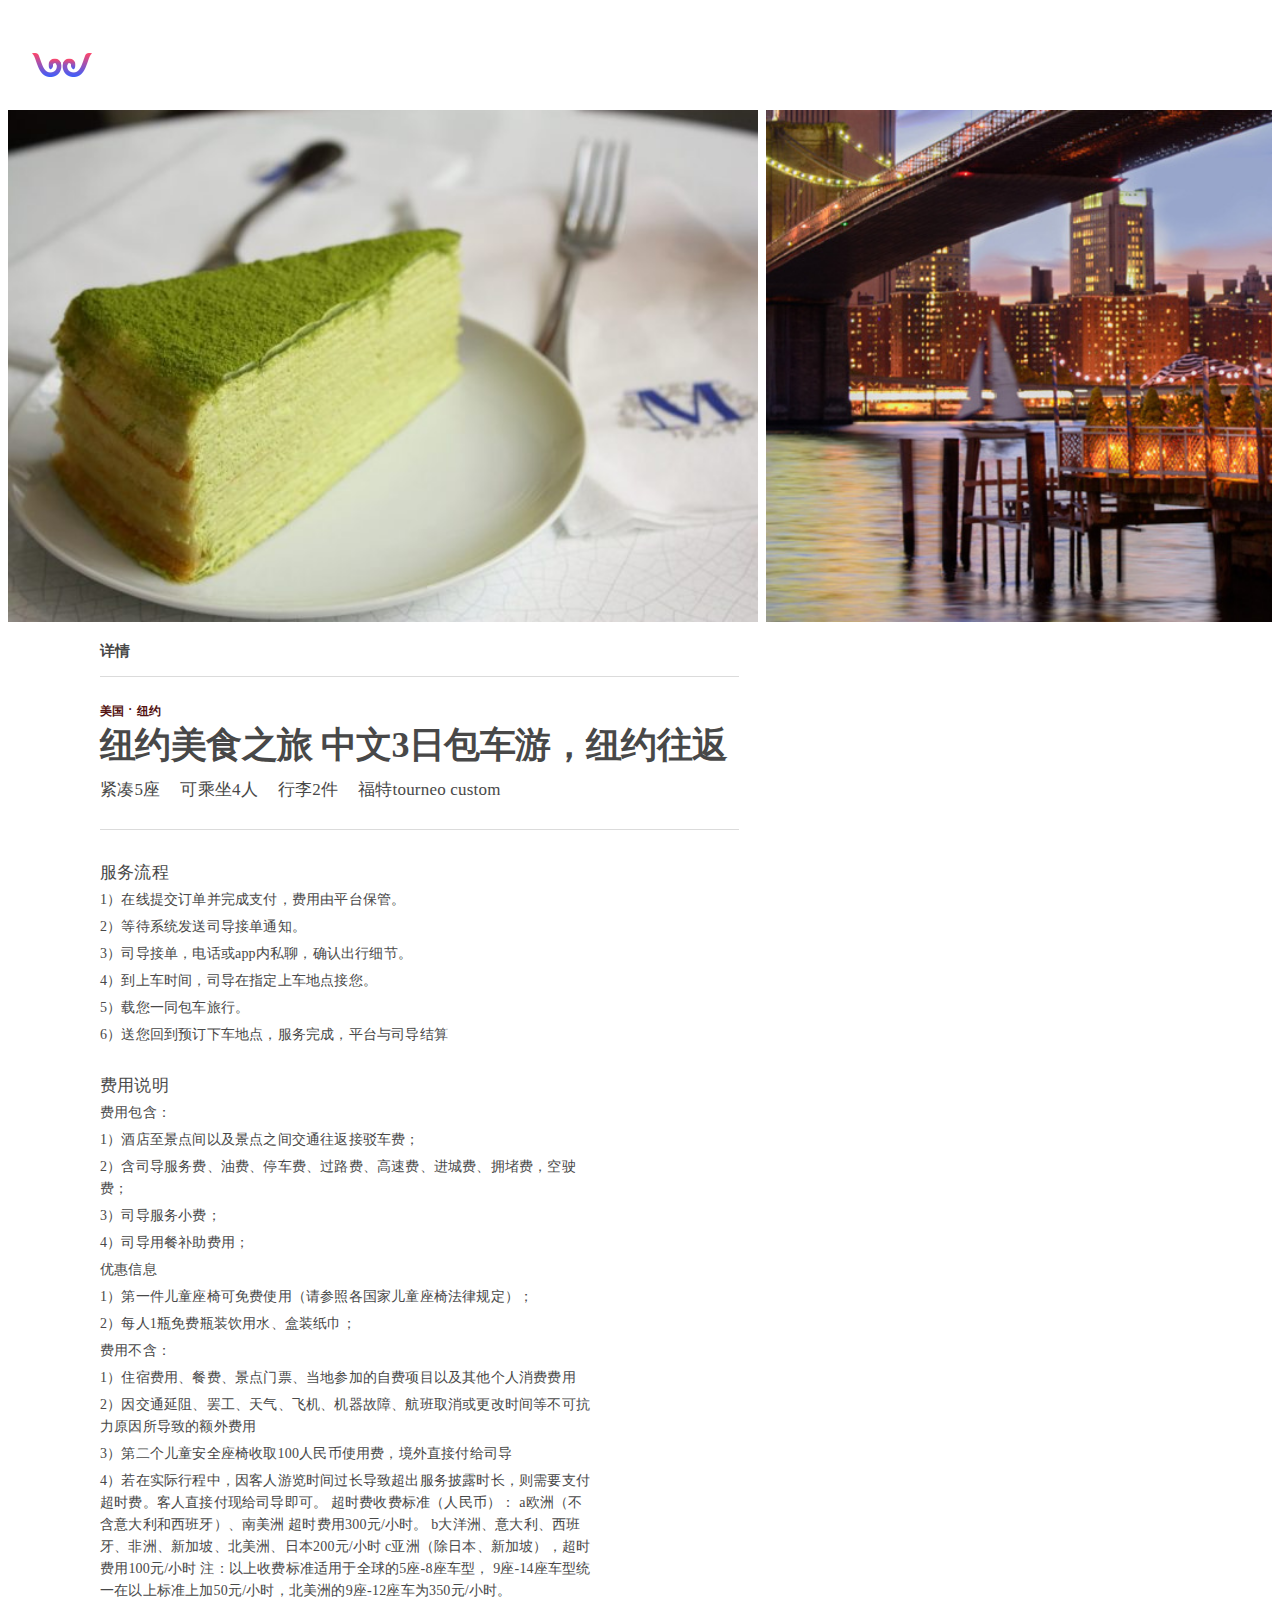
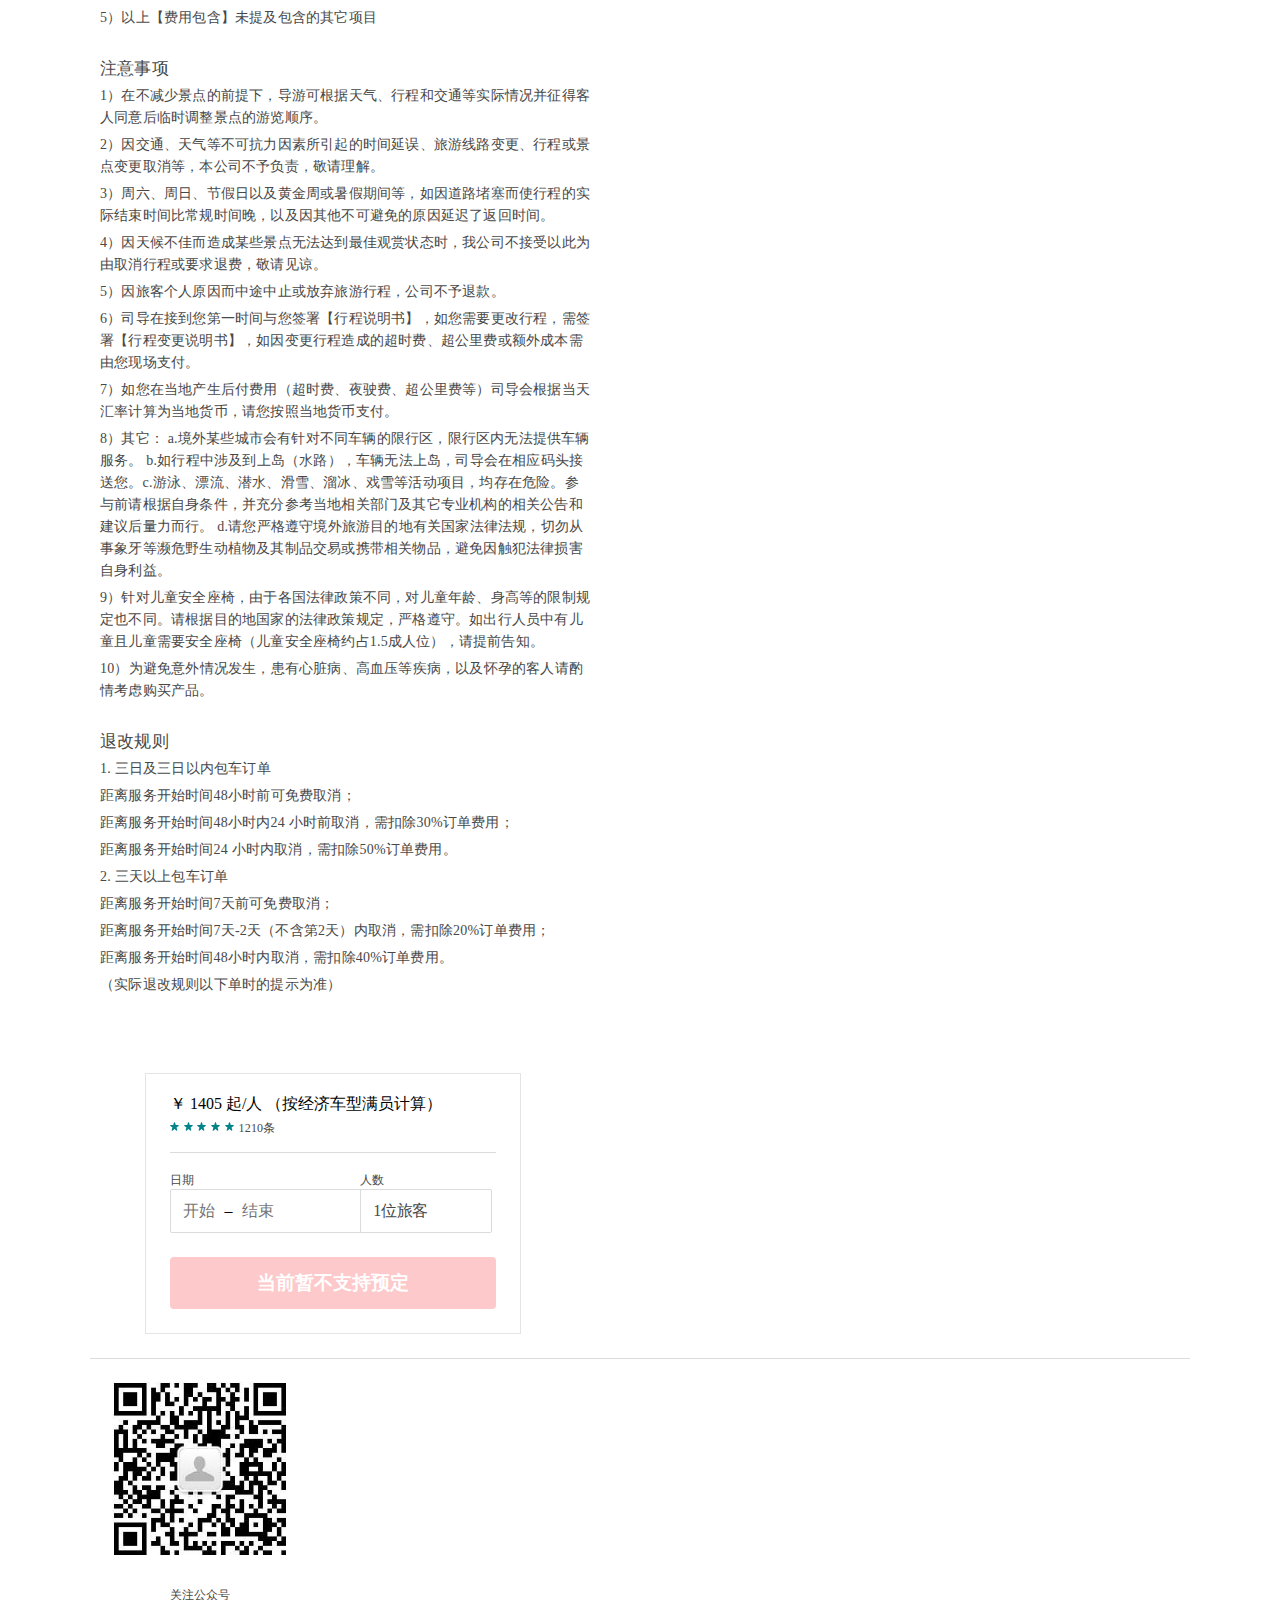
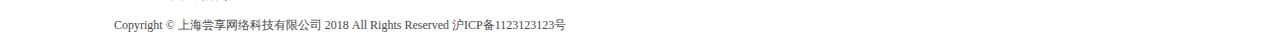
<file: info_5.html>
<!DOCTYPE html>
<!--[if IE 9]>
  <html lang="zh"
      dir="ltr"
      xmlns:fb="http://ogp.me/ns/fb#"
      class="ie ie9">
<![endif]-->
<!--[if (gt IE 9)|!(IE)]><!-->
<html lang="zh" dir="ltr" xmlns:fb="http://ogp.me/ns/fb#">
<!--<![endif]-->

<head>
    <meta charset="utf-8">

    <link href="https://z1.muscache.cn/airbnb/static/packages/common_o2.1-3c84791ad667e9465078426cf4b0cc50.css" media="all" rel="stylesheet"
        type="text/css" />
    <link href="https://z1.muscache.cn/airbnb/static/packages/common-7dfeccd69a4881e637e07819742cdf2a.css" media="all" rel="stylesheet"
        type="text/css" />



    <link href="https://z1.muscache.cn/airbnb/static/packages/map_search_china_deprecated-6247a8122371074ffcc034d04c31abb9.css"
        media="screen" rel="stylesheet" type="text/css" />
    <link href="https://z1.muscache.cn/airbnb/static/packages/map_search-45f80d919325a36af18ae885262e66f7.css" media="screen"
        rel="stylesheet" type="text/css" />
    <link href="https://z1.muscache.cn/airbnb/static/packages/p3-169f9d5381a7313b654e362bb64721eb.css" media="screen" rel="stylesheet"
        type="text/css" />
    <link href="https://z1.muscache.cn/airbnb/static/packages/china/fonts-089f8801c6a8b196311223e2db2c73c9.css" media="screen"
        rel="stylesheet" type="text/css" />


    <title>西游计</title>
</head>

<body class="with-new-header has-epcot-header">
    <a class="screen-reader-only screen-reader-only-focusable skip-to-content" data-hook="skip-to-content" href="#site-content">
        跳至内容
    </a>

    <style data-aphrodite="data-aphrodite"></style>
    <div data-hypernova-key="signup_login_dlsauth_modalsbundlejs" data-hypernova-id="5e2ea5c0-f279-4f4f-b952-0a275a8e733e">
        <div data-reactroot=""></div>
    </div>
    <meta content="{&quot;flags&quot;:{&quot;name&quot;:&quot;flags&quot;,&quot;value&quot;:{&quot;this_bit_is_available&quot;:2,&quot;can_see_community_links&quot;:4,&quot;has_new_notifications&quot;:8,&quot;og_publish&quot;:16,&quot;is_business_travel_verified&quot;:32,&quot;update_cached&quot;:64,&quot;revert_to_admin&quot;:128,&quot;facebook_connected&quot;:256,&quot;erf_trebuchet_log&quot;:512,&quot;has_search&quot;:1024,&quot;has_dates&quot;:4096,&quot;has_acpt_resv_as_gst&quot;:8192,&quot;can_send_profile_messages&quot;:32768,&quot;just_logged_in&quot;:65536,&quot;has_been_host&quot;:131072,&quot;should_drop_pellet&quot;:262144,&quot;field_guide_preload&quot;:524288,&quot;is_active_host&quot;:1048576,&quot;is_business_travel_manager&quot;:2097152,&quot;debugging_mode&quot;:4194304,&quot;is_host_referral_nav_bar_link_enabled&quot;:8388608,&quot;is_vr_platform_powered_host&quot;:67108864,&quot;can_see_meetups&quot;:134217728,&quot;should_drop_sift_pellet&quot;:268435456,&quot;has_host_navigation_header&quot;:536870912,&quot;is_booker_dashboard_launched&quot;:1073741824}},&quot;roles&quot;:{&quot;name&quot;:&quot;roles&quot;,&quot;value&quot;:{&quot;is_content_manager&quot;:1048576,&quot;is_stats_admin&quot;:16777216}},&quot;user_attributes&quot;:{&quot;name&quot;:&quot;_user_attributes&quot;}}"
        id="_bootstrap-user-attr-cookies" />
    <meta content="{&quot;show_credit_amount_in_header&quot;:{&quot;subject&quot;:&quot;user&quot;,&quot;buckets&quot;:200,&quot;percent_exposed&quot;:100,&quot;treatments&quot;:[{&quot;name&quot;:&quot;control&quot;,&quot;buckets&quot;:100},{&quot;name&quot;:&quot;treatment&quot;,&quot;buckets&quot;:100}],&quot;hashing_key&quot;:&quot;show_credit_amount_in_header&quot;,&quot;holdout_name&quot;:null,&quot;sitar_overrides&quot;:null},&quot;web_notification_dot_v2&quot;:{&quot;subject&quot;:&quot;user&quot;,&quot;buckets&quot;:100,&quot;percent_exposed&quot;:100,&quot;treatments&quot;:[{&quot;name&quot;:&quot;treatment&quot;,&quot;buckets&quot;:100}],&quot;hashing_key&quot;:&quot;web_notification_dot_v2&quot;,&quot;holdout_name&quot;:null,&quot;sitar_overrides&quot;:null},&quot;hog_prominent_add_a_new_listing_host_nav&quot;:{&quot;subject&quot;:&quot;user&quot;,&quot;buckets&quot;:200,&quot;percent_exposed&quot;:100,&quot;treatments&quot;:[{&quot;name&quot;:&quot;control&quot;,&quot;buckets&quot;:100},{&quot;name&quot;:&quot;treatment&quot;,&quot;buckets&quot;:100}],&quot;hashing_key&quot;:&quot;hog_prominent_add_a_new_listing_host_nav&quot;,&quot;holdout_name&quot;:null,&quot;sitar_overrides&quot;:null},&quot;hog_moweb_simple_sign_up&quot;:{&quot;subject&quot;:&quot;visitor&quot;,&quot;buckets&quot;:100,&quot;percent_exposed&quot;:100,&quot;treatments&quot;:[{&quot;name&quot;:&quot;treatment&quot;,&quot;buckets&quot;:100}],&quot;hashing_key&quot;:&quot;hog_moweb_simple_sign_up&quot;,&quot;holdout_name&quot;:null,&quot;sitar_overrides&quot;:null},&quot;hog_become_a_host_dropdown_improve&quot;:{&quot;subject&quot;:&quot;visitor&quot;,&quot;buckets&quot;:100,&quot;percent_exposed&quot;:100,&quot;treatments&quot;:[{&quot;name&quot;:&quot;treatment&quot;,&quot;buckets&quot;:100}],&quot;hashing_key&quot;:&quot;hog_become_a_host_dropdown_improve&quot;,&quot;holdout_name&quot;:null,&quot;sitar_overrides&quot;:null},&quot;hog_add_new_listing_in_global_nav&quot;:{&quot;subject&quot;:&quot;user&quot;,&quot;buckets&quot;:100,&quot;percent_exposed&quot;:100,&quot;treatments&quot;:[{&quot;name&quot;:&quot;treatment&quot;,&quot;buckets&quot;:100}],&quot;hashing_key&quot;:&quot;hog_add_new_listing_in_global_nav&quot;,&quot;holdout_name&quot;:null,&quot;sitar_overrides&quot;:null},&quot;navbar_hover_on_open&quot;:{&quot;subject&quot;:&quot;visitor&quot;,&quot;buckets&quot;:100,&quot;percent_exposed&quot;:100,&quot;treatments&quot;:[{&quot;name&quot;:&quot;control&quot;,&quot;buckets&quot;:100}],&quot;hashing_key&quot;:&quot;navbar_hover_on_open&quot;,&quot;holdout_name&quot;:null,&quot;sitar_overrides&quot;:null},&quot;sm_preload_latest_search&quot;:{&quot;subject&quot;:&quot;visitor&quot;,&quot;buckets&quot;:100,&quot;percent_exposed&quot;:100,&quot;treatments&quot;:[{&quot;name&quot;:&quot;preload_enabled&quot;,&quot;buckets&quot;:100}],&quot;hashing_key&quot;:&quot;sm_preload_latest_search&quot;,&quot;holdout_name&quot;:null,&quot;sitar_overrides&quot;:null},&quot;ehp_infants_v2&quot;:{&quot;subject&quot;:&quot;visitor&quot;,&quot;buckets&quot;:100,&quot;percent_exposed&quot;:100,&quot;treatments&quot;:[{&quot;name&quot;:&quot;control&quot;,&quot;buckets&quot;:0},{&quot;name&quot;:&quot;treatment&quot;,&quot;buckets&quot;:100}],&quot;hashing_key&quot;:&quot;ehp_infants_v2&quot;,&quot;holdout_name&quot;:null,&quot;sitar_overrides&quot;:null},&quot;china_android_app_direct_download_bev&quot;:{&quot;subject&quot;:&quot;visitor&quot;,&quot;buckets&quot;:2,&quot;percent_exposed&quot;:100,&quot;treatments&quot;:[{&quot;name&quot;:&quot;control&quot;,&quot;buckets&quot;:1},{&quot;name&quot;:&quot;treatment&quot;,&quot;buckets&quot;:1}],&quot;hashing_key&quot;:&quot;china_android_app_direct_download_bev&quot;,&quot;holdout_name&quot;:null,&quot;sitar_overrides&quot;:null},&quot;china_google_map_2x_v2&quot;:{&quot;subject&quot;:&quot;visitor&quot;,&quot;buckets&quot;:200,&quot;percent_exposed&quot;:100,&quot;treatments&quot;:[{&quot;name&quot;:&quot;control&quot;,&quot;buckets&quot;:100},{&quot;name&quot;:&quot;treatment&quot;,&quot;buckets&quot;:100}],&quot;hashing_key&quot;:&quot;china_google_map_2x_v2&quot;,&quot;holdout_name&quot;:null,&quot;sitar_overrides&quot;:{&quot;visitor&quot;:{&quot;1481634450_cDulsAheg1pHLrhn&quot;:&quot;treatment&quot;}}},&quot;china_mapbox_cn&quot;:{&quot;subject&quot;:&quot;visitor&quot;,&quot;buckets&quot;:100,&quot;percent_exposed&quot;:100,&quot;treatments&quot;:[{&quot;name&quot;:&quot;treatment&quot;,&quot;buckets&quot;:100}],&quot;hashing_key&quot;:&quot;china_mapbox_cn&quot;,&quot;holdout_name&quot;:null,&quot;sitar_overrides&quot;:null},&quot;china_stories_v0_web_bev&quot;:{&quot;subject&quot;:&quot;visitor&quot;,&quot;buckets&quot;:100,&quot;percent_exposed&quot;:100,&quot;treatments&quot;:[{&quot;name&quot;:&quot;treatment&quot;,&quot;buckets&quot;:100}],&quot;hashing_key&quot;:&quot;china_stories_v0_web_bev&quot;,&quot;holdout_name&quot;:null,&quot;sitar_overrides&quot;:null},&quot;china_login_redesign&quot;:{&quot;subject&quot;:&quot;visitor&quot;,&quot;buckets&quot;:100,&quot;percent_exposed&quot;:100,&quot;treatments&quot;:[{&quot;name&quot;:&quot;control&quot;,&quot;buckets&quot;:100}],&quot;hashing_key&quot;:&quot;china_login_redesign&quot;,&quot;holdout_name&quot;:null,&quot;sitar_overrides&quot;:null},&quot;china_contextual_login&quot;:{&quot;subject&quot;:&quot;visitor&quot;,&quot;buckets&quot;:100,&quot;percent_exposed&quot;:100,&quot;treatments&quot;:[{&quot;name&quot;:&quot;treatment&quot;,&quot;buckets&quot;:100}],&quot;hashing_key&quot;:&quot;china_contextual_login&quot;,&quot;holdout_name&quot;:null,&quot;sitar_overrides&quot;:null},&quot;mobile_web_auto_login_android_web_v1&quot;:{&quot;subject&quot;:&quot;user&quot;,&quot;buckets&quot;:100,&quot;percent_exposed&quot;:100,&quot;treatments&quot;:[{&quot;name&quot;:&quot;treatment&quot;,&quot;buckets&quot;:100}],&quot;hashing_key&quot;:&quot;mobile_web_auto_login_android_web_v1&quot;,&quot;holdout_name&quot;:null,&quot;sitar_overrides&quot;:null},&quot;signup_garden_in_alipay_browser&quot;:{&quot;subject&quot;:&quot;visitor&quot;,&quot;buckets&quot;:100,&quot;percent_exposed&quot;:100,&quot;treatments&quot;:[{&quot;name&quot;:&quot;treatment&quot;,&quot;buckets&quot;:100}],&quot;hashing_key&quot;:&quot;signup_garden_in_alipay_browser&quot;,&quot;holdout_name&quot;:null,&quot;sitar_overrides&quot;:null},&quot;cbl2017_landing_experience_v2&quot;:{&quot;subject&quot;:&quot;visitor&quot;,&quot;buckets&quot;:100,&quot;percent_exposed&quot;:100,&quot;treatments&quot;:[{&quot;name&quot;:&quot;treatment&quot;,&quot;buckets&quot;:100}],&quot;hashing_key&quot;:&quot;cbl2017_landing_experience_v2&quot;,&quot;holdout_name&quot;:null,&quot;sitar_overrides&quot;:null},&quot;hide_account_activation_post_signup_high_intent&quot;:{&quot;subject&quot;:&quot;visitor&quot;,&quot;buckets&quot;:100,&quot;percent_exposed&quot;:100,&quot;treatments&quot;:[{&quot;name&quot;:&quot;treatment&quot;,&quot;buckets&quot;:100}],&quot;hashing_key&quot;:&quot;hide_account_activation_post_signup_high_intent&quot;,&quot;holdout_name&quot;:null,&quot;sitar_overrides&quot;:null},&quot;china_currency_list_from_server&quot;:{&quot;subject&quot;:&quot;visitor&quot;,&quot;buckets&quot;:200,&quot;percent_exposed&quot;:100,&quot;treatments&quot;:[{&quot;name&quot;:&quot;control&quot;,&quot;buckets&quot;:100},{&quot;name&quot;:&quot;treatment&quot;,&quot;buckets&quot;:100}],&quot;hashing_key&quot;:&quot;china_currency_list_from_server&quot;,&quot;holdout_name&quot;:null,&quot;sitar_overrides&quot;:{&quot;visitor&quot;:{&quot;1507797202_BKNTPc/BtjWJv6vX&quot;:&quot;treatment&quot;}}},&quot;show_user_import_contacts&quot;:{&quot;subject&quot;:&quot;user&quot;,&quot;buckets&quot;:100,&quot;percent_exposed&quot;:100,&quot;treatments&quot;:[{&quot;name&quot;:&quot;treatment&quot;,&quot;buckets&quot;:100}],&quot;hashing_key&quot;:&quot;show_user_import_contacts&quot;,&quot;holdout_name&quot;:null,&quot;sitar_overrides&quot;:null},&quot;link_to_invite_page_on_header_credit_drop_down&quot;:{&quot;subject&quot;:&quot;user&quot;,&quot;buckets&quot;:100,&quot;percent_exposed&quot;:100,&quot;treatments&quot;:[{&quot;name&quot;:&quot;treatment&quot;,&quot;buckets&quot;:100}],&quot;hashing_key&quot;:&quot;link_to_invite_page_on_header_credit_drop_down&quot;,&quot;holdout_name&quot;:null,&quot;sitar_overrides&quot;:null},&quot;mai_holdout_v2&quot;:{&quot;subject&quot;:&quot;user&quot;,&quot;buckets&quot;:100,&quot;percent_exposed&quot;:100,&quot;treatments&quot;:[{&quot;name&quot;:&quot;control&quot;,&quot;buckets&quot;:50},{&quot;name&quot;:&quot;treatment&quot;,&quot;buckets&quot;:50}],&quot;hashing_key&quot;:&quot;mai_holdout_v2&quot;,&quot;holdout_name&quot;:null,&quot;sitar_overrides&quot;:null},&quot;mai_phone_verification_v3&quot;:{&quot;subject&quot;:&quot;user&quot;,&quot;buckets&quot;:100,&quot;percent_exposed&quot;:100,&quot;treatments&quot;:[{&quot;name&quot;:&quot;checkbox_starts_unchecked&quot;,&quot;buckets&quot;:100}],&quot;hashing_key&quot;:&quot;mai_phone_verification_v3&quot;,&quot;holdout_name&quot;:&quot;mai_holdout_v2&quot;,&quot;sitar_overrides&quot;:null},&quot;mai_post_signup_moweb_outside_booking&quot;:{&quot;subject&quot;:&quot;user&quot;,&quot;buckets&quot;:200,&quot;percent_exposed&quot;:100,&quot;treatments&quot;:[{&quot;name&quot;:&quot;control&quot;,&quot;buckets&quot;:100},{&quot;name&quot;:&quot;treatment&quot;,&quot;buckets&quot;:100}],&quot;hashing_key&quot;:&quot;mai_post_signup_moweb_outside_booking&quot;,&quot;holdout_name&quot;:&quot;mai_holdout_v2&quot;,&quot;sitar_overrides&quot;:null},&quot;web_visual_component_display_v3&quot;:{&quot;subject&quot;:&quot;visitor&quot;,&quot;buckets&quot;:100,&quot;percent_exposed&quot;:2,&quot;treatments&quot;:[{&quot;name&quot;:&quot;control&quot;,&quot;buckets&quot;:50},{&quot;name&quot;:&quot;track_visual_component_display&quot;,&quot;buckets&quot;:50}],&quot;hashing_key&quot;:&quot;web_visual_component_display_v3&quot;,&quot;holdout_name&quot;:null,&quot;sitar_overrides&quot;:null},&quot;china_web_header_currency_picker_with_currency_flag&quot;:{&quot;subject&quot;:&quot;visitor&quot;,&quot;buckets&quot;:200,&quot;percent_exposed&quot;:100,&quot;treatments&quot;:[{&quot;name&quot;:&quot;control&quot;,&quot;buckets&quot;:100},{&quot;name&quot;:&quot;treatment&quot;,&quot;buckets&quot;:100}],&quot;hashing_key&quot;:&quot;china_web_header_currency_picker_with_currency_flag&quot;,&quot;holdout_name&quot;:null,&quot;sitar_overrides&quot;:null},&quot;china_moweb_p2_filter_button_bar_with_currency_icon&quot;:{&quot;subject&quot;:&quot;visitor&quot;,&quot;buckets&quot;:200,&quot;percent_exposed&quot;:100,&quot;treatments&quot;:[{&quot;name&quot;:&quot;control&quot;,&quot;buckets&quot;:100},{&quot;name&quot;:&quot;treatment&quot;,&quot;buckets&quot;:100}],&quot;hashing_key&quot;:&quot;china_moweb_p2_filter_button_bar_with_currency_icon&quot;,&quot;holdout_name&quot;:null,&quot;sitar_overrides&quot;:{&quot;visitor&quot;:{&quot;1511216078_RqrBFUh2vN/Tinaz&quot;:&quot;treatment&quot;,&quot;1507797202_BKNTPc/BtjWJv6vX&quot;:&quot;treatment&quot;}}},&quot;header_currency_language_picker&quot;:{&quot;subject&quot;:&quot;visitor&quot;,&quot;buckets&quot;:200,&quot;percent_exposed&quot;:100,&quot;treatments&quot;:[{&quot;name&quot;:&quot;control&quot;,&quot;buckets&quot;:100},{&quot;name&quot;:&quot;treatment&quot;,&quot;buckets&quot;:100}],&quot;hashing_key&quot;:&quot;header_currency_language_picker&quot;,&quot;holdout_name&quot;:null,&quot;sitar_overrides&quot;:null},&quot;erf_meta_gift_page_space_js&quot;:{&quot;subject&quot;:&quot;visitor&quot;,&quot;buckets&quot;:200,&quot;percent_exposed&quot;:100,&quot;treatments&quot;:[{&quot;name&quot;:&quot;control&quot;,&quot;buckets&quot;:100},{&quot;name&quot;:&quot;treatment&quot;,&quot;buckets&quot;:100}],&quot;hashing_key&quot;:&quot;erf_meta_gift_page_space_js&quot;,&quot;holdout_name&quot;:null,&quot;sitar_overrides&quot;:{&quot;visitor&quot;:{&quot;444432234&quot;:&quot;control&quot;,&quot;1518037276_hmU%2B7TvtC5f3uBUA&quot;:&quot;control&quot;,&quot;1&quot;:&quot;control&quot;,&quot;2&quot;:&quot;treatment&quot;,&quot;3&quot;:&quot;treatment&quot;,&quot;4&quot;:&quot;treatment&quot;,&quot;5&quot;:&quot;treatment&quot;,&quot;11&quot;:&quot;control&quot;,&quot;12&quot;:&quot;control&quot;,&quot;13&quot;:&quot;control&quot;,&quot;14&quot;:&quot;control&quot;,&quot;15&quot;:&quot;control&quot;,&quot;21&quot;:&quot;treatment&quot;,&quot;22&quot;:&quot;treatment&quot;,&quot;23&quot;:&quot;treatment&quot;,&quot;24&quot;:&quot;treatment&quot;,&quot;31&quot;:&quot;control&quot;,&quot;32&quot;:&quot;control&quot;,&quot;33&quot;:&quot;control&quot;,&quot;34&quot;:&quot;control&quot;,&quot;35&quot;:&quot;control&quot;,&quot;36&quot;:&quot;control&quot;,&quot;37&quot;:&quot;treatment&quot;,&quot;38&quot;:&quot;treatment&quot;,&quot;39&quot;:&quot;treatment&quot;,&quot;40&quot;:&quot;treatment&quot;}}},&quot;trust_exp_mobile_aov_improved_display_shortcut&quot;:{&quot;subject&quot;:&quot;user&quot;,&quot;buckets&quot;:200,&quot;percent_exposed&quot;:100,&quot;treatments&quot;:[{&quot;name&quot;:&quot;control&quot;,&quot;buckets&quot;:100},{&quot;name&quot;:&quot;treatment&quot;,&quot;buckets&quot;:100}],&quot;hashing_key&quot;:&quot;trust_exp_mobile_aov_improved_display_shortcut&quot;,&quot;holdout_name&quot;:null,&quot;sitar_overrides&quot;:{&quot;user&quot;:{&quot;191594&quot;:&quot;treatment&quot;,&quot;9999999&quot;:&quot;treatment&quot;}}},&quot;experiences_wishlist_improvements&quot;:{&quot;subject&quot;:&quot;user&quot;,&quot;buckets&quot;:200,&quot;percent_exposed&quot;:100,&quot;treatments&quot;:[{&quot;name&quot;:&quot;control&quot;,&quot;buckets&quot;:100},{&quot;name&quot;:&quot;treatment&quot;,&quot;buckets&quot;:100}],&quot;hashing_key&quot;:&quot;experiences_wishlist_improvements&quot;,&quot;holdout_name&quot;:null,&quot;sitar_overrides&quot;:{&quot;user&quot;:{&quot;50315106&quot;:&quot;treatment&quot;}}}}"
        id="_bootstrap-erf" />



    <div id="field-guide-container"></div>



    <div class="flash-container"></div>

    <style data-aphrodite="data-aphrodite">
        ._1cwdu334 {
            box-shadow: none !important;
            border-bottom: none !important;
            height: 65px !important;
        }

        @media (min-width: 744px) {
            ._1cwdu334 {
                height: 81px !important;
                border-bottom: none !important;
            }
        }

        ._ousp44 {
            position: relative !important;
            z-index: 20 !important;
        }

        ._xbzxbi {
            height: 64px !important;
            width: 100% !important;
            background-color: #ffffff !important;
            position: absolute !important;
            top: 0px !important;
            left: 0px !important;
            -webkit-transform: translateY(-64px) !important;
            -ms-transform: translateY(-64px) !important;
            transform: translateY(-64px) !important;
            -webkit-transition-duration: 0.05s !important;
            transition-duration: 0.05s !important;
            -webkit-transition-property: -ms-transform, -webkit-transform, transform !important;
            -moz-transition-property: transform !important;
            transition-property: -ms-transform, -webkit-transform, transform !important;
            -webkit-transition-timing-function: ease-out !important;
            transition-timing-function: ease-out !important;
            -webkit-transition-delay: 0.3s !important;
            transition-delay: 0.3s !important;
            z-index: 15 !important;
        }

        ._pw89d3 {
            position: relative !important;
            z-index: 10 !important;
        }

        ._8iqo2b {
            position: relative !important;
            z-index: 5 !important;
        }

        ._1veha9rt {
            background-color: #ffffff !important;
            border-bottom: none !important;
            box-shadow: none !important;
        }

        ._hgnicv {
            border-left: 1px solid #DBDBDB !important;
        }

        ._2930ex {
            display: table !important;
            width: 100% !important;
        }

        ._ni9axhe {
            display: table-cell !important;
            vertical-align: middle !important;
        }

        ._10ejfg4u {
            display: table-cell !important;
            width: 100% !important;
            vertical-align: middle !important;
        }

        ._5nim5h {
            display: table-cell !important;
            height: 64px !important;
            position: relative !important;
            text-align: center !important;
            text-decoration: none !important;
            -webkit-transition: 0.25s color !important;
            -moz-transition: 0.25s color !important;
            transition: 0.25s color !important;
            padding-left: 24px !important;
            padding-right: 24px !important;
            vertical-align: middle !important;
            white-space: nowrap !important;
        }

        @media (min-width: 744px) {
            ._5nim5h {
                height: 80px !important;
            }
        }

        ._36rlri {
            display: inline-block !important;
        }

        ._iiid5y {
            color: #FF5A5F !important;
            display: inline-block !important;
            vertical-align: middle !important;
            font-size: 34px !important;
            -webkit-transition: 0.25s color !important;
            -moz-transition: 0.25s color !important;
            transition: 0.25s color !important;
        }

        @media (max-width: 743px) {
            ._iiid5y {
                font-size: 34px !important;
                left: 45% !important;
            }
        }

        ._tqn903 {
            color: #767676 !important;
            display: inline-block !important;
            font-size: 9px !important;
            margin-left: 8px !important;
            -webkit-transition: 1s color !important;
            -moz-transition: 1s color !important;
            transition: 1s color !important;
        }

        ._1g2dfiu {
            display: table-cell !important;
        }

        ._1gbvotfo {
            display: table-cell !important;
            -webkit-appearance: none !important;
            -moz-appearance: none !important;
            appearance: none !important;
            background: none !important;
            border: none !important;
            padding: 0px !important;
            margin: 0px !important;
        }

        ._1gbvotfo:focus {
            outline: none !important;
        }

        ._1s04l2o {
            display: table !important;
            list-style: none !important;
            padding: 0px !important;
            margin: 0px !important;
            height: 64px !important;
        }

        ._e296pg {
            position: relative !important;
        }

        ._gngqxi {
            -webkit-appearance: none !important;
            -moz-appearance: none !important;
            appearance: none !important;
            background: transparent !important;
            border: none !important;
            color: inherit !important;
            display: inline-block !important;
            height: 64px !important;
            line-height: 64px !important;
            text-decoration: none !important;
            margin: 0px !important;
            position: relative !important;
            padding: 0 8px !important;
            white-space: nowrap !important;
        }

        @media (min-width: 744px) {
            ._gngqxi {
                height: 80px !important;
                line-height: 80px !important;
            }
        }

        ._18lcoy3z {
            height: 100% !important;
            vertical-align: middle !important;
            -moz-box-sizing: border-box !important;
            box-sizing: border-box !important;
            border-bottom: 2px solid transparent !important;
        }

        ._lvb55za {
            display: inline-block !important;
            padding: 8px !important;
            vertical-align: middle !important;
            line-height: 1 !important;
            border-bottom: 2px solid transparent !important;
        }

        ._l7gvu6 {
            fill: #008489 !important;
            height: 6px !important;
            opacity: 0 !important;
            position: absolute !important;
            top: 50% !important;
            -webkit-transform: translate3d(4px, -8px, 0) !important;
            -ms-transform: translate3d(4px, -8px, 0) !important;
            transform: translate3d(4px, -8px, 0) !important;
            -webkit-transform-origin-x: 7px !important;
            -ms-transform-origin-x: 7px !important;
            transform-origin-x: 7px !important;
            -webkit-transform-origin-y: -5px !important;
            -ms-transform-origin-y: -5px !important;
            transform-origin-y: -5px !important;
            width: 6px !important;
        }

        ._oxmg4f2 {
            position: relative !important;
            padding-top: 0px !important;
        }

        @media (min-width: 744px) {
            ._oxmg4f2 {
                padding-top: 0px !important;
            }
        }

        ._3nukz4e {
            position: relative !important;
            width: 100% !important;
            background-color: #ffffff !important;
            cursor: pointer !important;
        }

        ._1b7wjabi {
            box-shadow: 0 1px 1px 1px rgba(0, 0, 0, 0.14) !important;
            position: absolute !important;
            left: auto !important;
            right: 24px !important;
            bottom: 24px !important;
            opacity: 0 !important;
            -webkit-transition: opacity 200ms ease-in-out !important;
            -moz-transition: opacity 200ms ease-in-out !important;
            transition: opacity 200ms ease-in-out !important;
        }

        ._1re2ppc {
            position: absolute !important;
            top: 0px !important;
            width: 100% !important;
            height: 90px !important;
            background: -webkit-linear-gradient(to top, transparent, rgba(0, 0, 0, 0.2)) !important;
            background: -moz-linear-gradient(to top, transparent, rgba(0, 0, 0, 0.2)) !important;
            background: linear-gradient(to top, transparent, rgba(0, 0, 0, 0.2)) !important;
        }

        ._1k1ggho {
            position: absolute !important;
            top: 24px !important;
            right: 24px !important;
        }

        ._y9ev9r {
            overflow: hidden !important;
        }

        ._6rzo65 {
            -webkit-transition: -webkit-transform 250ms ease-in-out, transform 250ms ease-in-out !important;
            -moz-transition: transform 250ms ease-in-out !important;
            transition: -ms-transform 250ms ease-in-out, -webkit-transform 250ms ease-in-out, transform 250ms ease-in-out !important;
            -webkit-transform: translateX(0) !important;
            -ms-transform: translateX(0) !important;
            transform: translateX(0) !important;
        }

        ._goo6eo {
            display: -webkit-inline-box !important;
            display: -moz-inline-box !important;
            display: -ms-inline-flexbox !important;
            display: -webkit-inline-flex !important;
            display: inline-flex !important;
        }

        ._1thk0tsb {
            display: table-cell !important;
            vertical-align: top !important;
        }

        ._n5lh69r {
            display: table-cell !important;
            width: 100% !important;
            vertical-align: top !important;
        }

        @keyframes keyframe_18jn58a {
            from {
                opacity: 0;
            }
            to {
                opacity: 1;
            }
        }

        ._x95iwlm {
            border: 0px !important;
            text-align: left !important;
            outline: none !important;
            padding: 0px !important;
            height: 294.6666666666667px !important;
            display: inline-block !important;
            min-height: 400px !important;
            max-height: 512px !important;
            -webkit-animation-name: keyframe_18jn58a !important;
            animation-name: keyframe_18jn58a !important;
            -webkit-animation-duration: 500ms !important;
            animation-duration: 500ms !important;
            -webkit-animation-timing-function: ease-out !important;
            animation-timing-function: ease-out !important;
        }

        @media (min-height: 700px) {
            ._x95iwlm {
                height: 294.6666666666667px !important;
            }
        }

        @media (min-height: 850px) {
            ._x95iwlm {
                height: 394.6666666666667px !important;
            }
        }

        @media (min-height: 1000px) {
            ._x95iwlm {
                height: 494.6666666666667px !important;
            }
        }

        @media (min-width: 744px) {
            @media (min-height: 700px) {
                ._x95iwlm {
                    height:353.6px !important;
                }
            }
            @media (min-height: 850px) {
                ._x95iwlm {
                    height: 473.6px !important;
                }
            }
            @media (min-height: 1000px) {
                ._x95iwlm {
                    height: 593.6px !important;
                }
            }
        }

        @media (min-width: 1128px) {
            @media (min-height: 700px) {
                ._x95iwlm {
                    height:442px !important;
                }
            }
            @media (min-height: 850px) {
                ._x95iwlm {
                    height: 592px !important;
                }
            }
            @media (min-height: 1000px) {
                ._x95iwlm {
                    height: 742px !important;
                }
            }
        }

        ._kyxjg0i {
            height: 294.6666666666667px !important;
            display: inline-block !important;
            min-height: 400px !important;
            max-height: 512px !important;
        }

        @media (min-height: 700px) {
            ._kyxjg0i {
                height: 294.6666666666667px !important;
            }
        }

        @media (min-height: 850px) {
            ._kyxjg0i {
                height: 394.6666666666667px !important;
            }
        }

        @media (min-height: 1000px) {
            ._kyxjg0i {
                height: 494.6666666666667px !important;
            }
        }

        @media (min-width: 744px) {
            @media (min-height: 700px) {
                ._kyxjg0i {
                    height:353.6px !important;
                }
            }
            @media (min-height: 850px) {
                ._kyxjg0i {
                    height: 473.6px !important;
                }
            }
            @media (min-height: 1000px) {
                ._kyxjg0i {
                    height: 593.6px !important;
                }
            }
        }

        @media (min-width: 1128px) {
            @media (min-height: 700px) {
                ._kyxjg0i {
                    height:442px !important;
                }
            }
            @media (min-height: 850px) {
                ._kyxjg0i {
                    height: 592px !important;
                }
            }
            @media (min-height: 1000px) {
                ._kyxjg0i {
                    height: 742px !important;
                }
            }
        }

        ._mxed4t2 {
            border: 0px !important;
            text-align: left !important;
            outline: none !important;
            padding: 0px !important;
            height: 294.6666666666667px !important;
            display: inline-block !important;
            min-height: 400px !important;
            max-height: 512px !important;
            margin-left: 8px !important;
            -webkit-animation-name: keyframe_18jn58a !important;
            animation-name: keyframe_18jn58a !important;
            -webkit-animation-duration: 500ms !important;
            animation-duration: 500ms !important;
            -webkit-animation-timing-function: ease-out !important;
            animation-timing-function: ease-out !important;
        }

        @media (min-height: 700px) {
            ._mxed4t2 {
                height: 294.6666666666667px !important;
            }
        }

        @media (min-height: 850px) {
            ._mxed4t2 {
                height: 394.6666666666667px !important;
            }
        }

        @media (min-height: 1000px) {
            ._mxed4t2 {
                height: 494.6666666666667px !important;
            }
        }

        @media (min-width: 744px) {
            @media (min-height: 700px) {
                ._mxed4t2 {
                    height:353.6px !important;
                }
            }
            @media (min-height: 850px) {
                ._mxed4t2 {
                    height: 473.6px !important;
                }
            }
            @media (min-height: 1000px) {
                ._mxed4t2 {
                    height: 593.6px !important;
                }
            }
        }

        @media (min-width: 1128px) {
            @media (min-height: 700px) {
                ._mxed4t2 {
                    height:442px !important;
                }
            }
            @media (min-height: 850px) {
                ._mxed4t2 {
                    height: 592px !important;
                }
            }
            @media (min-height: 1000px) {
                ._mxed4t2 {
                    height: 742px !important;
                }
            }
        }

        ._10zb0yd0 {
            cursor: pointer !important;
            position: relative !important;
            display: inline-block !important;
            text-align: center !important;
            text-decoration: none !important;
            border-radius: 4px !important;
            width: auto !important;
            font-family: Circular, "PingFang-SC", "Hiragino Sans GB", "微软雅黑", "Microsoft YaHei", "Heiti SC" !important;
            font-size: 15px !important;
            line-height: 18px !important;
            letter-spacing: undefined !important;
            padding-top: 8px !important;
            padding-bottom: 8px !important;
            color: #484848 !important;
            font-weight: normal !important;
            border: 1px solid transparent !important;
            padding-right: 16px !important;
            padding-left: 16px !important;
            min-width: 51.77708763999664px !important;
            background: #ffffff !important;
        }

        ._10zb0yd0::-moz-focus-inner {
            border: 0px !important;
            padding: 0px !important;
            margin: 0px !important;
        }

        ._10zb0yd0:focus::-moz-focus-inner {
            border: 1px dotted #000000 !important;
        }

        ._10zb0yd0:active {
            border-color: #ECECEC !important;
        }

        ._10zb0yd0:hover {
            background: #ffffff !important;
        }

        ._10zb0yd0:disabled {
            background: rgba(255, 255, 255, 0.3) !important;
            cursor: default !important;
        }

        ._1fehsqt2 {
            -webkit-transition: color 0.3s !important;
            -moz-transition: color 0.3s !important;
            transition: color 0.3s !important;
            font-family: Circular, "PingFang-SC", "Hiragino Sans GB", "微软雅黑", "Microsoft YaHei", "Heiti SC" !important;
            font-size: 15px !important;
            line-height: 18px !important;
            letter-spacing: undefined !important;
            padding-top: 0px !important;
            padding-bottom: 0px !important;
            color: #484848 !important;
        }

        ._gcgb88 {
            white-space: nowrap !important;
            line-height: 0 !important;
        }

        ._14owxkak {
            display: inline-block !important;
            box-shadow: 0 1px 1px 1px rgba(0, 0, 0, 0.14) !important;
            border-radius: 4px !important;
        }

        ._qtix31 {
            display: table !important;
        }

        @media (min-width: 744px) {
            ._qmx5s9 {
                margin-left: 0px !important;
                margin-right: 0px !important;
            }
        }

        ._uy08umt {
            margin-left: auto !important;
            margin-right: auto !important;
            width: auto !important;
            padding-left: 12px !important;
            padding-right: 12px !important;
        }

        ._uy08umt:before {
            content: '' !important;
            display: table !important;
        }

        ._uy08umt:after {
            clear: both !important;
            content: '' !important;
            display: table !important;
        }

        @media (min-width: 744px) {
            ._uy08umt {
                padding-right: 24px !important;
                padding-left: 24px !important;
                max-width: 696px !important;
            }
        }

        @media (min-width: 1128px) {
            ._uy08umt {
                max-width: 1080px !important;
            }
        }

        ._1rg905wj {
            height: 51px !important;
        }

        @media (min-width: 744px) {
            ._1rg905wj {
                z-index: 4 !important;
            }
        }

        ._t5g4kn {
            margin: 0 4px 0 4px !important;
        }

        ._18fdjt5 {
            display: inline-block !important;
            padding: 16px 0 16px 0 !important;
        }

        ._qhu8j16 {
            margin: 0px !important;
            word-wrap: break-word !important;
            font-family: Circular, "PingFang-SC", "Hiragino Sans GB", "微软雅黑", "Microsoft YaHei", "Heiti SC" !important;
            font-size: 15px !important;
            line-height: 18px !important;
            letter-spacing: 0.2px !important;
            padding-top: 0px !important;
            padding-bottom: 0px !important;
            color: #484848 !important;
            font-weight: 700 !important;
            display: inline !important;
        }

        ._1lefr0tv {
            font: inherit !important;
            font-family: Circular, "PingFang-SC", "Hiragino Sans GB", "微软雅黑", "Microsoft YaHei", "Heiti SC" !important;
            text-decoration: none !important;
            -webkit-appearance: none !important;
            -moz-appearance: none !important;
            appearance: none !important;
            background: transparent !important;
            border: 0px !important;
            cursor: pointer !important;
            margin: 0px !important;
            padding: 0px !important;
            -webkit-user-select: auto !important;
            -moz-user-select: auto !important;
            -ms-user-select: auto !important;
            user-select: auto !important;
            text-align: left !important;
            color: #484848 !important;
        }

        ._1lefr0tv:hover {
            text-decoration: underline !important;
        }

        ._1lefr0tv:focus {
            text-decoration: underline !important;
        }

        ._1lefr0tv:active {
            color: #006C70 !important;
            outline: 0px !important;
        }

        ._1nqravdm {
            font-weight: normal !important;
            margin: 0px !important;
            word-wrap: break-word !important;
            font-family: Circular, "PingFang-SC", "Hiragino Sans GB", "微软雅黑", "Microsoft YaHei", "Heiti SC" !important;
            font-size: 15px !important;
            line-height: 18px !important;
            letter-spacing: 0.2px !important;
            padding-top: 0px !important;
            padding-bottom: 0px !important;
            color: #484848 !important;
            display: inline !important;
        }

        ._xrvm73c {
            color: #008489 !important;
            font: inherit !important;
            font-family: Circular, "PingFang-SC", "Hiragino Sans GB", "微软雅黑", "Microsoft YaHei", "Heiti SC" !important;
            text-decoration: none !important;
            -webkit-appearance: none !important;
            -moz-appearance: none !important;
            appearance: none !important;
            background: transparent !important;
            border: 0px !important;
            cursor: pointer !important;
            margin: 0px !important;
            padding: 0px !important;
            -webkit-user-select: auto !important;
            -moz-user-select: auto !important;
            -ms-user-select: auto !important;
            user-select: auto !important;
            text-align: left !important;
        }

        ._xrvm73c:hover {
            text-decoration: underline !important;
        }

        ._xrvm73c:focus {
            text-decoration: underline !important;
        }

        ._xrvm73c:active {
            color: #006C70 !important;
            outline: 0px !important;
        }

        ._2h22gn {
            margin-left: -8px !important;
            margin-right: -8px !important;
        }

        ._2h22gn:before {
            content: " " !important;
            display: table !important;
        }

        ._2h22gn:after {
            content: " " !important;
            display: table !important;
            clear: both !important;
        }

        ._1kzvqab3 {
            padding-left: 8px !important;
            padding-right: 8px !important;
            min-height: 1px !important;
            position: relative !important;
        }

        @media (min-width: 1128px) {
            ._1kzvqab3 {
                width: 58.333333333333336% !important;
                float: left !important;
            }
        }

        ._76irmj {
            border-bottom: 1px solid #DBDBDB !important;
        }

        @media (min-width: 744px) {
            ._b1aaqf {
                margin-top: 24px !important;
            }
        }

        ._4efw5a {
            text-transform: uppercase !important;
        }

        ._1wf36db6 {
            margin: 0px !important;
            word-wrap: break-word !important;
            font-family: Circular, "PingFang-SC", "Hiragino Sans GB", "微软雅黑", "Microsoft YaHei", "Heiti SC" !important;
            font-size: 12px !important;
            line-height: 16px !important;
            letter-spacing: 0.2px !important;
            padding-top: 0px !important;
            padding-bottom: 0px !important;
            color: #484848 !important;
            font-weight: 700 !important;
            display: inline !important;
        }

        ._6nv357d {
            font-weight: 700 !important;
            margin: 0px !important;
            word-wrap: break-word !important;
            font-family: Circular, "PingFang-SC", "Hiragino Sans GB", "微软雅黑", "Microsoft YaHei", "Heiti SC" !important;
            font-size: 36px !important;
            line-height: 40px !important;
            letter-spacing: -0.6px !important;
            padding-top: 6px !important;
            padding-bottom: 6px !important;
            color: #484848 !important;
        }

        @media (max-width: 743px) {
            ._6nv357d {
                font-size: 32px !important;
                line-height: 40px !important;
                letter-spacing: -0.6px !important;
            }
        }

        ._tpbrp {
            color: inherit !important;
            font-size: 1em !important;
            font-weight: inherit !important;
            line-height: inherit !important;
            margin: 0px !important;
            padding: 0px !important;
        }

        ._1synixu7 {
            font-weight: normal !important;
            color: #484848 !important;
            font-family: Circular, "PingFang-SC", "Hiragino Sans GB", "微软雅黑", "Microsoft YaHei", "Heiti SC" !important;
            margin: 0px !important;
            word-wrap: break-word !important;
            font-size: 17px !important;
            line-height: 22px !important;
            letter-spacing: 0.2px !important;
            display: inline !important;
        }

        ._1xq1cwx {
            font-family: Circular, "PingFang-SC", "Hiragino Sans GB", "微软雅黑", "Microsoft YaHei", "Heiti SC" !important;
        }

        ._zi10aer {
            color: #484848 !important;
            font-family: Circular, "PingFang-SC", "Hiragino Sans GB", "微软雅黑", "Microsoft YaHei", "Heiti SC" !important;
            margin: 0px !important;
            word-wrap: break-word !important;
            font-size: 17px !important;
            line-height: 22px !important;
            letter-spacing: 0.2px !important;
            font-weight: 300 !important;
            display: inline !important;
        }

        ._9ch2nvb {
            cursor: pointer !important;
            -webkit-transition: background 0.3s, border-color 0.3s !important;
            -moz-transition: background 0.3s, border-color 0.3s !important;
            transition: background 0.3s, border-color 0.3s !important;
            position: relative !important;
            display: inline-block !important;
            text-align: center !important;
            text-decoration: none !important;
            border-radius: 4px !important;
            width: 100% !important;
            font-family: Circular, "PingFang-SC", "Hiragino Sans GB", "微软雅黑", "Microsoft YaHei", "Heiti SC" !important;
            font-size: 15px !important;
            line-height: 18px !important;
            letter-spacing: undefined !important;
            padding-top: 8px !important;
            padding-bottom: 8px !important;
            color: #484848 !important;
            font-weight: normal !important;
            border: 1px solid transparent !important;
            padding-right: 16px !important;
            padding-left: 16px !important;
            min-width: 51.77708763999664px !important;
            border-color: #484848 !important;
            background: #ffffff !important;
        }

        ._9ch2nvb::-moz-focus-inner {
            border: 0px !important;
            padding: 0px !important;
            margin: 0px !important;
        }

        ._9ch2nvb:focus::-moz-focus-inner {
            border: 1px dotted #000000 !important;
        }

        ._9ch2nvb:active {
            border-color: #484848 !important;
            background: #ffffff !important;
        }

        ._9ch2nvb:hover {
            border-color: #484848 !important;
            background: #ffffff !important;
        }

        ._9ch2nvb:disabled {
            border-color: rgba(72, 72, 72, 0.3) !important;
            cursor: default !important;
            background: #ffffff !important;
        }

        ._1syo3wgl {
            -webkit-transition: color 0.3s !important;
            -moz-transition: color 0.3s !important;
            transition: color 0.3s !important;
            font-family: Circular, "PingFang-SC", "Hiragino Sans GB", "微软雅黑", "Microsoft YaHei", "Heiti SC" !important;
            font-size: 15px !important;
            line-height: 18px !important;
            letter-spacing: undefined !important;
            padding-top: 0px !important;
            padding-bottom: 0px !important;
            color: #484848 !important;
        }

        ._inbjzc2 {
            font-weight: normal !important;
            margin: 0px !important;
            word-wrap: break-word !important;
            font-family: Circular, "PingFang-SC", "Hiragino Sans GB", "微软雅黑", "Microsoft YaHei", "Heiti SC" !important;
            font-size: 15px !important;
            line-height: 18px !important;
            letter-spacing: 0.2px !important;
            padding-top: 0px !important;
            padding-bottom: 0px !important;
            color: #484848 !important;
        }

        ._ncmdki {
            float: left !important;
        }

        ._okvr2u {
            display: inline-block !important;
            height: 64px !important;
            margin-left: 16px !important;
            padding: 8px 0 !important;
        }

        ._mstzcu {
            display: inline-block !important;
            margin-left: 12px !important;
        }

        ._9ziurx {
            overflow: hidden !important;
            text-overflow: ellipsis !important;
            white-space: noWrap !important;
        }

        ._15xnsi4 {
            display: inline-block !important;
            height: 48px !important;
            margin-left: 12px !important;
            padding: 0 !important;
            max-width: -webkit-calc(100vw - 148px) !important;
            max-width: -moz-calc(100vw - 148px) !important;
            max-width: calc(100vw - 148px) !important;
        }

        ._fet1ri {
            display: inline-block !important;
            float: right !important;
            height: 16px !important;
            margin-left: 16px !important;
            padding: 12px 0 !important;
        }

        ._12r18es {
            background: #D8D8D8 !important;
            border-radius: 50% !important;
            border: 2px solid #ffffff !important;
            overflow: hidden !important;
        }

        ._110nrr2 {
            -webkit-appearance: none !important;
            -moz-appearance: none !important;
            appearance: none !important;
            background: transparent !important;
            border: 0px !important;
            cursor: pointer !important;
            margin: 0px !important;
            padding: 0px !important;
            -webkit-user-select: auto !important;
            -moz-user-select: auto !important;
            -ms-user-select: auto !important;
            user-select: auto !important;
            text-decoration: none !important;
        }

        ._110nrr2:active {
            outline: 0px !important;
        }

        ._8kd6yy {
            position: absolute !important;
            right: -8px !important;
            bottom: 0px !important;
            line-height: 0 !important;
        }

        ._1wewjvnm {
            margin: 0px !important;
            word-wrap: break-word !important;
            font-family: Circular, "PingFang-SC", "Hiragino Sans GB", "微软雅黑", "Microsoft YaHei", "Heiti SC" !important;
            font-size: 19px !important;
            line-height: 24px !important;
            letter-spacing: undefined !important;
            padding-top: 0px !important;
            padding-bottom: 0px !important;
            color: #484848 !important;
            font-weight: 700 !important;
            display: inline !important;
        }

        ._15ltcxz2 {
            font-weight: normal !important;
            margin: 0px !important;
            word-wrap: break-word !important;
            font-family: Circular, "PingFang-SC", "Hiragino Sans GB", "微软雅黑", "Microsoft YaHei", "Heiti SC" !important;
            font-size: 19px !important;
            line-height: 24px !important;
            letter-spacing: undefined !important;
            padding-top: 0px !important;
            padding-bottom: 0px !important;
            color: #484848 !important;
            display: inline !important;
        }

        ._1a17kjfb {
            background: #f8f8f8 !important;
            border-radius: 5px !important;
            position: relative !important;
            display: inline-block !important;
            width: 100% !important;
            padding: 16px 16px !important;
        }

        ._jm48hl {
            position: absolute !important;
            width: 20px !important;
            height: 10px !important;
            top: -10px !important;
            left: 24px !important;
            margin-left: -10px !important;
        }

        @media (min-width: 744px) {
            ._jm48hl {
                left: 32px !important;
            }
        }

        ._1truz6z {
            fill: #f8f8f8 !important;
        }

        ._inh567 {
            stroke: #f8f8f8 !important;
            fill: transparent !important;
        }

        ._10n9uqrn {
            font-weight: 500 !important;
            color: #484848 !important;
            font-family: Circular, "PingFang-SC", "Hiragino Sans GB", "微软雅黑", "Microsoft YaHei", "Heiti SC" !important;
            margin: 0px !important;
            word-wrap: break-word !important;
            font-size: 17px !important;
            line-height: 22px !important;
            letter-spacing: 0.2px !important;
        }

        ._qgh1p4 {
            width: 100% !important;
            height: 100% !important;
            padding-left: 6px !important;
            padding-right: 6px !important;
            padding-bottom: 30px !important;
        }

        @media (min-width: 744px) {
            ._qgh1p4 {
                padding-left: 8px !important;
                padding-right: 8px !important;
            }
        }

        @media (min-width: 1128px) {
            ._qgh1p4 {
                padding-bottom: 0px !important;
            }
        }

        ._5vk1jx3 {
            margin-top: 0px !important;
            margin-left: -24px !important;
            margin-right: -24px !important;
            overflow-y: hidden !important;
            -webkit-overflow-scrolling: touch !important;
        }

        ._5vk1jx3::-webkit-scrollbar {
            display: none !important;
        }

        @media (min-width: 1128px) {
            ._5vk1jx3 {
                margin-left: -8px !important;
                margin-right: -8px !important;
                overflow: hidden !important;
                overflow-y: hidden !important;
            }
        }

        ._1bp1hweq {
            -webkit-transition: -webkit-transform 0.5s, transform 0.5s !important;
            -moz-transition: transform 0.5s !important;
            transition: -ms-transform 0.5s, -webkit-transform 0.5s, transform 0.5s !important;
            white-space: nowrap !important;
            overflow-x: auto !important;
            overflow-y: hidden !important;
            padding: 0 18px !important;
            margin-bottom: -30px !important;
            display: -webkit-box !important;
            display: -moz-box !important;
            display: -ms-flexbox !important;
            display: -webkit-flex !important;
            display: flex !important;
        }

        ._1bp1hweq::-webkit-scrollbar {
            -webkit-appearance: none !important;
            display: none !important;
        }

        @media (min-width: 744px) {
            ._1bp1hweq {
                padding: 0 16px !important;
            }
        }

        @media (min-width: 1128px) {
            ._1bp1hweq {
                margin-bottom: 0px !important;
                padding: 0px !important;
                overflow: visible !important;
            }
        }

        ._6htn2u {
            position: relative !important;
            z-index: 0 !important;
        }

        ._s4diooy {
            display: inline-block !important;
            vertical-align: top !important;
            white-space: normal !important;
            width: 50% !important;
            -webkit-flex: none !important;
            -ms-flex: none !important;
            flex: none !important;
        }

        @media (max-width: 743px) {}

        @media (min-width: 744px) {
            ._s4diooy {
                width: 25% !important;
            }
        }

        @media (max-width: 1127px) {}

        @media (min-width: 1128px) {
            ._s4diooy {
                width: 25% !important;
            }
        }

        @media (max-width: 1440px) {}

        ._104c8wj {
            border: 1px solid #DBDBDB !important;
            border-radius: 4px !important;
            height: 100% !important;
            padding: 12px !important;
        }

        ._1py0518 {
            margin-top: 12px !important;
            margin-bottom: 4px !important;
        }

        ._14tkmhr {
            margin-right: 8px !important;
        }

        ._1cxs44em {
            margin: 0px !important;
            word-wrap: break-word !important;
            font-family: Circular, "PingFang-SC", "Hiragino Sans GB", "微软雅黑", "Microsoft YaHei", "Heiti SC" !important;
            font-size: 12px !important;
            line-height: 16px !important;
            letter-spacing: 0.2px !important;
            padding-top: 0px !important;
            padding-bottom: 0px !important;
            color: #484848 !important;
            font-weight: 700 !important;
        }

        ._10m26pom {
            margin: 0px !important;
            word-wrap: break-word !important;
            font-family: Circular, "PingFang-SC", "Hiragino Sans GB", "微软雅黑", "Microsoft YaHei", "Heiti SC" !important;
            font-size: 15px !important;
            line-height: 18px !important;
            letter-spacing: 0.2px !important;
            padding-top: 0px !important;
            padding-bottom: 0px !important;
            color: #484848 !important;
            font-weight: 300 !important;
        }

        ._79dbpfm {
            padding-left: 8px !important;
            padding-right: 8px !important;
            min-height: 1px !important;
            position: relative !important;
        }

        @media (min-width: 744px) {
            ._79dbpfm {
                width: 25% !important;
                float: left !important;
            }
        }

        @media (min-width: 744px) {
            ._13bnwth {
                margin-bottom: 0px !important;
            }
        }

        ._q401y8m {
            padding-left: 8px !important;
            padding-right: 8px !important;
            min-height: 1px !important;
            position: relative !important;
        }

        @media (min-width: 744px) {
            ._q401y8m {
                width: 75% !important;
                float: left !important;
            }
        }

        ._ninkl37 {
            color: #484848 !important;
            font-family: Circular, "PingFang-SC", "Hiragino Sans GB", "微软雅黑", "Microsoft YaHei", "Heiti SC" !important;
            margin: 0px !important;
            word-wrap: break-word !important;
            font-size: 14px !important;
            line-height: 22px !important;
            letter-spacing: 0.2px !important;
            font-weight: 300 !important;
        }

        ._ninkl37 span {
            display: block;
            margin: 5px 0px;
        }

        ._qayx7q {
            width: 100% !important;
            text-align: center !important;
        }

        ._1nef7mtw {
            padding-left: 8px !important;
            padding-right: 8px !important;
            min-height: 1px !important;
            position: relative !important;
            width: 25% !important;
            float: left !important;
        }

        @media (min-width: 744px) {
            ._1nef7mtw {
                width: 16.666666666666664% !important;
                float: left !important;
            }
        }

        ._12to336 {
            text-align: center !important;
        }

        ._14s13aei {
            font-weight: normal !important;
            margin: 0px !important;
            word-wrap: break-word !important;
            font-family: Circular, "PingFang-SC", "Hiragino Sans GB", "微软雅黑", "Microsoft YaHei", "Heiti SC" !important;
            font-size: 19px !important;
            line-height: 24px !important;
            letter-spacing: undefined !important;
            padding-top: 0px !important;
            padding-bottom: 0px !important;
            color: #484848 !important;
        }

        ._hzyixqe {
            color: #008489 !important;
            font: inherit !important;
            font-family: Circular, "PingFang-SC", "Hiragino Sans GB", "微软雅黑", "Microsoft YaHei", "Heiti SC" !important;
            text-decoration: none !important;
            -webkit-appearance: none !important;
            -moz-appearance: none !important;
            background: transparent !important;
            border: 0px !important;
            cursor: pointer !important;
            margin: 0px !important;
            padding: 0px !important;
            -webkit-user-select: auto !important;
            -moz-user-select: auto !important;
            -ms-user-select: auto !important;
            user-select: auto !important;
            text-align: center !important;
        }

        ._hzyixqe:hover {
            text-decoration: underline !important;
        }

        ._hzyixqe:focus {
            text-decoration: underline !important;
        }

        ._hzyixqe:active {
            color: #006C70 !important;
            outline: 0px !important;
        }

        ._i6dgfcq {
            height: 40px !important;
        }

        @media (max-width: 743px) {
            ._i6dgfcq {
                margin-bottom: 16px !important;
            }
        }

        ._1pr59fm {
            height: 40px !important;
        }

        ._c0qx5fd {
            font-weight: 700 !important;
            margin: 0px !important;
            word-wrap: break-word !important;
            font-family: Circular, "PingFang-SC", "Hiragino Sans GB", "微软雅黑", "Microsoft YaHei", "Heiti SC" !important;
            font-size: 28px !important;
            line-height: 32px !important;
            letter-spacing: -0.6px !important;
            padding-top: 2px !important;
            padding-bottom: 2px !important;
            color: #484848 !important;
        }

        @media (max-width: 743px) {
            ._c0qx5fd {
                font-size: 25px !important;
                line-height: 30px !important;
                letter-spacing: -0.6px !important;
            }
        }

        ._xofrn3w {
            padding-left: 8px !important;
            padding-right: 8px !important;
            min-height: 1px !important;
            position: relative !important;
            width: 100% !important;
            float: left !important;
        }

        @media (min-width: 744px) {
            ._xofrn3w {
                width: 66.66666666666666% !important;
                float: left !important;
            }
        }

        ._djxl322 {
            display: table !important;
            position: relative !important;
            height: 100% !important;
            width: 100% !important;
        }

        ._1m8bb6v {
            position: absolute !important;
            display: block !important;
            border: 0px !important;
            margin: -1px !important;
            padding: 0px !important;
            height: 1px !important;
            width: 1px !important;
            clip: rect(0, 0, 0, 0) !important;
            overflow: hidden !important;
        }

        ._18ysolj9 {
            display: inline-block !important;
            color: #008489 !important;
            font-size: 16px !important;
            height: 16px !important;
            margin-right: 6px !important;
            width: 16px !important;
        }

        ._4hfekbw {
            padding-left: 8px !important;
            padding-right: 8px !important;
            min-height: 1px !important;
            position: relative !important;
            width: 100% !important;
            float: left !important;
        }

        @media (min-width: 744px) {
            ._4hfekbw {
                width: 33.33333333333333% !important;
                float: left !important;
            }
        }

        ._9hxttoo {
            display: block !important;
            width: 100% !important;
        }

        ._5ii2tfq {
            border-width: 1px !important;
            border-style: solid !important;
            border-color: #DBDBDB !important;
            border-radius: 2px !important;
            background-color: #ffffff !important;
            margin-bottom: 8px !important;
            position: relative !important;
            z-index: 0 !important;
            font-family: Circular, "PingFang-SC", "Hiragino Sans GB", "微软雅黑", "Microsoft YaHei", "Heiti SC" !important;
            font-size: 15px !important;
            line-height: 18px !important;
            letter-spacing: 0.2px !important;
            padding-top: 0px !important;
            padding-bottom: 0px !important;
            color: #484848 !important;
            display: block !important;
            width: 100% !important;
        }

        ._1bv61q3c {
            font-family: Circular, "PingFang-SC", "Hiragino Sans GB", "微软雅黑", "Microsoft YaHei", "Heiti SC" !important;
            font-size: 15px !important;
            line-height: 18px !important;
            letter-spacing: 0.2px !important;
            padding-top: 7px !important;
            padding-bottom: 0px !important;
            color: #484848 !important;
            padding-left: 8px !important;
        }

        ._178faes {
            overflow: hidden !important;
            position: relative !important;
        }

        ._36meqv5 {
            background-color: transparent !important;
            border: 0px !important;
            width: 100% !important;
            font-family: Circular, "PingFang-SC", "Hiragino Sans GB", "微软雅黑", "Microsoft YaHei", "Heiti SC" !important;
            font-size: 15px !important;
            line-height: 18px !important;
            letter-spacing: 0.2px !important;
            padding-top: 0px !important;
            padding-bottom: 0px !important;
            color: #484848 !important;
            font-weight: normal !important;
            padding: 7px !important;
        }

        ._36meqv5:focus {
            outline: none !important;
        }

        ._36meqv5::-ms-clear {
            display: none !important;
        }

        ._36meqv5::-webkit-input-placeholder {
            color: #767676 !important;
            opacity: 1 !important;
        }

        ._36meqv5::-moz-placeholder {
            color: #767676 !important;
            opacity: 1 !important;
        }

        ._36meqv5:-moz-placeholder {
            color: #767676 !important;
            opacity: 1 !important;
        }

        ._36meqv5:-ms-input-placeholder {
            color: #767676 !important;
            opacity: 1 !important;
        }

        ._36meqv5::placeholder {
            color: #767676 !important;
            opacity: 1 !important;
        }

        ._1iu38l3 {
            float: right !important;
            padding-top: 2px !important;
        }

        @media (min-width: 744px) {
            ._1530dt5 {
                padding-left: 16px !important;
            }
        }

        ._en5l15m {
            padding-left: 8px !important;
            padding-right: 8px !important;
            min-height: 1px !important;
            position: relative !important;
        }

        @media (min-width: 744px) {
            ._en5l15m {
                width: 50% !important;
                float: left !important;
            }
        }

        ._iq8x9is {
            padding-left: 8px !important;
            padding-right: 8px !important;
            min-height: 1px !important;
            position: relative !important;
            width: 50% !important;
            float: left !important;
        }

        ._l8zgil6 {
            margin: 0px !important;
            word-wrap: break-word !important;
            font-family: Circular, "PingFang-SC", "Hiragino Sans GB", "微软雅黑", "Microsoft YaHei", "Heiti SC" !important;
            font-size: 15px !important;
            line-height: 18px !important;
            letter-spacing: 0.2px !important;
            padding-top: 0px !important;
            padding-bottom: 0px !important;
            color: #484848 !important;
            font-weight: 300 !important;
            display: inline !important;
        }

        ._1rp5252 {
            cursor: pointer !important;
            background-color: transparent !important;
            color: buttontext !important;
            border: 0px !important;
            display: block !important;
        }

        ._1rp5252:active {
            outline: 0px !important;
        }

        ._1rp5252:disabled {
            opacity: 0.5 !important;
            cursor: default !important;
            color: graytext !important;
        }

        ._1ecjmw6o {
            padding-left: 8px !important;
            padding-right: 8px !important;
            min-height: 1px !important;
            position: relative !important;
        }

        @media (min-width: 1128px) {
            ._1ecjmw6o {
                width: 100% !important;
                float: left !important;
            }
        }

        ._140n9qh {
            text-align: right !important;
        }

        ._1oeyi5ca {
            padding-left: 8px !important;
            padding-right: 8px !important;
            min-height: 1px !important;
            position: relative !important;
            width: 41.66666666666667% !important;
            float: left !important;
        }

        @media (min-width: 744px) {
            ._1oeyi5ca {
                width: 66.66666666666666% !important;
                float: left !important;
            }
        }

        ._11hau3k {
            margin: 0px !important;
            padding: 0px !important;
        }

        ._jaf31qq {
            display: inline-block !important;
            vertical-align: middle !important;
            margin-right: 5px !important;
            margin-left: 0px !important;
        }

        ._9kspdd {
            display: inline-block !important;
            vertical-align: middle !important;
            margin-left: 5px !important;
            margin-right: 5px !important;
        }

        ._ljpfeqr {
            display: inline-block !important;
            vertical-align: middle !important;
            margin-left: 5px !important;
            margin-right: 0px !important;
        }

        ._e602arm {
            width: 32px !important;
            height: 32px !important;
            border-radius: 16px !important;
            line-height: 32px !important;
            text-align: center !important;
            background-color: #008489 !important;
            color: #ffffff !important;
        }

        ._1obhjxp6 {
            display: inline-block !important;
            background-color: transparent !important;
            border: none !important;
            font: inherit !important;
            font-family: Circular, "PingFang-SC", "Hiragino Sans GB", "微软雅黑", "Microsoft YaHei", "Heiti SC" !important;
            text-decoration: none !important;
            color: #ffffff !important;
        }

        ._1obhjxp6:hover {
            text-decoration: underline !important;
        }

        ._1obhjxp6:active {
            color: #006C70 !important;
        }

        ._1bdke5s {
            width: 32px !important;
            height: 32px !important;
            border-radius: 16px !important;
            line-height: 32px !important;
            text-align: center !important;
        }

        ._5u96sq {
            display: inline-block !important;
            background-color: transparent !important;
            border: none !important;
            color: #008489 !important;
            font: inherit !important;
            font-family: Circular, "PingFang-SC", "Hiragino Sans GB", "微软雅黑", "Microsoft YaHei", "Heiti SC" !important;
            text-decoration: none !important;
        }

        ._5u96sq:hover {
            text-decoration: underline !important;
        }

        ._5u96sq:active {
            color: #006C70 !important;
        }

        ._1oq38vn {
            -webkit-user-select: none !important;
            -moz-user-select: none !important;
            -ms-user-select: none !important;
            user-select: none !important;
            -webkit-transform: translateY(-0.35em) !important;
            -ms-transform: translateY(-0.35em) !important;
            transform: translateY(-0.35em) !important;
        }

        ._1fugz1u2 {
            margin: 0px !important;
            word-wrap: break-word !important;
            font-family: Circular, "PingFang-SC", "Hiragino Sans GB", "微软雅黑", "Microsoft YaHei", "Heiti SC" !important;
            font-size: 19px !important;
            line-height: 24px !important;
            letter-spacing: undefined !important;
            padding-top: 0px !important;
            padding-bottom: 0px !important;
            color: #484848 !important;
            font-weight: 300 !important;
        }

        ._1yofwd5 {
            background-color: transparent !important;
            border-color: #008489 !important;
            color: #008489 !important;
            border: 1px solid !important;
            width: 32px !important;
            height: 32px !important;
            border-radius: 16px !important;
            position: relative !important;
        }

        ._1rltvky {
            position: absolute !important;
            top: 50% !important;
            left: 50% !important;
            -webkit-transform: translate(-50%, -50%) !important;
            -ms-transform: translate(-50%, -50%) !important;
            transform: translate(-50%, -50%) !important;
            font-size: 0.75em !important;
        }

        ._1gohdtcb {
            padding-left: 8px !important;
            padding-right: 8px !important;
            min-height: 1px !important;
            position: relative !important;
            width: 58.333333333333336% !important;
            float: left !important;
        }

        @media (min-width: 744px) {
            ._1gohdtcb {
                width: 33.33333333333333% !important;
                float: left !important;
            }
        }

        ._10g539sr {
            color: #008489 !important;
            font: inherit !important;
            font-family: Circular, "PingFang-SC", "Hiragino Sans GB", "微软雅黑", "Microsoft YaHei", "Heiti SC" !important;
            text-decoration: none !important;
        }

        ._10g539sr:hover {
            text-decoration: underline !important;
        }

        ._10g539sr:focus {
            text-decoration: underline !important;
        }

        ._10g539sr:active {
            color: #006C70 !important;
        }

        ._b725l37 {
            color: #484848 !important;
            font-family: Circular, "PingFang-SC", "Hiragino Sans GB", "微软雅黑", "Microsoft YaHei", "Heiti SC" !important;
            margin: 0px !important;
            word-wrap: break-word !important;
            font-size: 17px !important;
            line-height: 22px !important;
            letter-spacing: 0.2px !important;
            font-weight: 700 !important;
        }

        ._11oyobo {
            white-space: pre-wrap !important;
        }

        ._1iti0ju {
            display: inline-block !important;
            vertical-align: middle !important;
        }

        ._17xieai {
            display: inline-block !important;
            margin-left: 12px !important;
            vertical-align: middle !important;
        }

        ._19q3vtu {
            display: inline-block !important;
            max-width: -webkit-calc(100vw - 144px) !important;
            max-width: -moz-calc(100vw - 144px) !important;
            max-width: calc(100vw - 144px) !important;
        }

        ._11lszbw {
            float: right !important;
            margin-left: 24px !important;
        }

        ._tzjpbas {
            padding-left: 8px !important;
            padding-right: 8px !important;
            min-height: 1px !important;
            position: relative !important;
            width: 75% !important;
            float: left !important;
        }

        ._pmc7dx {
            display: inline-block !important;
            height: 24px !important;
            vertical-align: middle !important;
        }

        ._u4r82k {
            border-radius: 4px !important;
            color: #ffffff !important;
            display: inline-block !important;
            padding: 3px 8px !important;
            min-width: 28px !important;
            position: relative !important;
            overflow: hidden !important;
            vertical-align: middle !important;
            background: -webkit-linear-gradient(140deg, #ffc333 55%, #FFB400 55%, #FFB400 100%) !important;
            background: -moz-linear-gradient(140deg, #ffc333 55%, #FFB400 55%, #FFB400 100%) !important;
            background: linear-gradient(140deg, #ffc333 55%, #FFB400 55%, #FFB400 100%) !important;
            line-height: 1.1 !important;
            text-rendering: optimizelegibility !important;
            text-align: center !important;
        }

        ._1879huwp {
            margin: 0px !important;
            word-wrap: break-word !important;
            font-family: Circular, "PingFang-SC", "Hiragino Sans GB", "微软雅黑", "Microsoft YaHei", "Heiti SC" !important;
            font-size: 15px !important;
            line-height: 18px !important;
            letter-spacing: 0.2px !important;
            padding-top: 0px !important;
            padding-bottom: 0px !important;
            font-weight: 700 !important;
            color: #ffffff !important;
            display: inline !important;
        }

        ._1ilrf8z {
            display: inline-block !important;
            height: 24px !important;
            vertical-align: middle !important;
            width: 24px !important;
        }

        ._1u6feuz3 {
            position: absolute !important;
            -webkit-animation-name: keyframe_18jn58a !important;
            animation-name: keyframe_18jn58a !important;
            -webkit-animation-duration: 300ms !important;
            animation-duration: 300ms !important;
            -webkit-animation-timing-function: ease-out !important;
            animation-timing-function: ease-out !important;
        }

        ._d7fgnqs {
            padding-left: 8px !important;
            padding-right: 8px !important;
            min-height: 1px !important;
            position: relative !important;
            width: 25% !important;
            float: left !important;
        }

        ._1av41w02 {
            padding-left: 8px !important;
            padding-right: 8px !important;
            min-height: 1px !important;
            position: relative !important;
        }

        @media (min-width: 1128px) {
            ._1av41w02 {
                width: 41.66666666666667% !important;
                float: left !important;
            }
        }

        ._1e7f1q6 {
            margin-left: 45px !important;
            width: 376px !important;
            z-index: 3 !important;
        }

        ._16tcko6 {
            padding-left: 24px !important;
            padding-right: 24px !important;
            margin: 0px !important;
            border: 1px solid #e4e4e4 !important;
            background-color: #ffffff !important;
        }

        ._1kibxzt {
            width: 100% !important;
        }

        @media (min-width: 365px) {
            ._1kibxzt {
                display: inline-block !important;
                width: -webkit-calc(58.33333333% - 4px) !important;
                width: -moz-calc(58.33333333% - 4px) !important;
                width: calc(58.33333333% - 4px) !important;
                vertical-align: top !important;
            }
        }

        ._xybsfh {
            font-size: 17px !important;
            font-weight: 200 !important;
            margin: 0px !important;
            padding: 0px !important;
            padding-bottom: 4px !important;
        }

        ._f17nnd {
            font-weight: normal !important;
        }

        ._i6dba3 {
            width: 100% !important;
        }

        @media (min-width: 365px) {
            ._i6dba3 {
                display: inline-block !important;
                width: -webkit-calc(41.66666667% - 4px) !important;
                width: -moz-calc(41.66666667% - 4px) !important;
                width: calc(41.66666667% - 4px) !important;
                vertical-align: top !important;
            }
        }

        ._ff6jfq {
            -webkit-appearance: none !important;
            -moz-appearance: none !important;
            appearance: none !important;
            background: transparent !important;
            border: 0px !important;
            cursor: pointer !important;
            margin: 0px !important;
            padding: 0px !important;
            text-align: left !important;
            -webkit-user-select: auto !important;
            -moz-user-select: auto !important;
            -ms-user-select: auto !important;
            user-select: auto !important;
            vertical-align: bottom !important;
        }

        ._ff6jfq:active {
            outline: 0px !important;
        }

        ._8za2i2 {
            line-height: 28px !important;
        }

        ._1cffqulc {
            margin-top: 0px !important;
            margin-bottom: 0px !important;
            margin-left: auto !important;
            margin-right: auto !important;
            text-align: center !important;
            display: inline-block !important;
        }

        @keyframes keyframe_1cjd84a {
            0%,
            80%,
            100% {
                opacity: 0;
            }
            30%,
            50% {
                opacity: 1;
            }
        }

        ._ds5osx4 {
            width: 6px !important;
            height: 6px !important;
            margin-right: 4px !important;
            border-radius: 100% !important;
            display: inline-block !important;
            -webkit-animation-name: keyframe_1cjd84a !important;
            animation-name: keyframe_1cjd84a !important;
            -webkit-animation-duration: 0.8s !important;
            animation-duration: 0.8s !important;
            -webkit-animation-iteration-count: infinite !important;
            animation-iteration-count: infinite !important;
            -webkit-animation-timing-function: linear !important;
            animation-timing-function: linear !important;
            -webkit-animation-fill-mode: both !important;
            animation-fill-mode: both !important;
            vertical-align: middle !important;
            background-color: #484848 !important;
            -webkit-animation-delay: -0.3s !important;
            animation-delay: -0.3s !important;
        }

        ._1sfmw165 {
            width: 6px !important;
            height: 6px !important;
            margin-right: 4px !important;
            border-radius: 100% !important;
            display: inline-block !important;
            -webkit-animation-name: keyframe_1cjd84a !important;
            animation-name: keyframe_1cjd84a !important;
            -webkit-animation-duration: 0.8s !important;
            animation-duration: 0.8s !important;
            -webkit-animation-iteration-count: infinite !important;
            animation-iteration-count: infinite !important;
            -webkit-animation-timing-function: linear !important;
            animation-timing-function: linear !important;
            -webkit-animation-fill-mode: both !important;
            animation-fill-mode: both !important;
            vertical-align: middle !important;
            background-color: #484848 !important;
            -webkit-animation-delay: -0.15s !important;
            animation-delay: -0.15s !important;
        }

        ._1thhr0se {
            width: 6px !important;
            height: 6px !important;
            margin-right: 4px !important;
            border-radius: 100% !important;
            display: inline-block !important;
            -webkit-animation-name: keyframe_1cjd84a !important;
            animation-name: keyframe_1cjd84a !important;
            -webkit-animation-duration: 0.8s !important;
            animation-duration: 0.8s !important;
            -webkit-animation-iteration-count: infinite !important;
            animation-iteration-count: infinite !important;
            -webkit-animation-timing-function: linear !important;
            animation-timing-function: linear !important;
            -webkit-animation-fill-mode: both !important;
            animation-fill-mode: both !important;
            vertical-align: middle !important;
            background-color: #484848 !important;
        }

        ._19olcgv7 {
            display: inline-block !important;
            color: #008489 !important;
            font-size: 9px !important;
            height: 10px !important;
            margin-right: 1px !important;
            width: 9px !important;
        }

        ._umq7mjm {
            font-weight: normal !important;
            margin: 0px !important;
            word-wrap: break-word !important;
            font-family: Circular, "PingFang-SC", "Hiragino Sans GB", "微软雅黑", "Microsoft YaHei", "Heiti SC" !important;
            font-size: 12px !important;
            line-height: 16px !important;
            letter-spacing: 0.2px !important;
            padding-top: 0px !important;
            padding-bottom: 0px !important;
            color: #484848 !important;
            display: inline !important;
        }

        ._d7epm2 {
            font-weight: normal !important;
            margin: 0px !important;
            word-wrap: break-word !important;
            font-family: Circular, "PingFang-SC", "Hiragino Sans GB", "微软雅黑", "Microsoft YaHei", "Heiti SC" !important;
            font-size: 12px !important;
            line-height: 16px !important;
            letter-spacing: 0.2px !important;
            padding-top: 0px !important;
            padding-bottom: 0px !important;
            color: #484848 !important;
        }

        ._jeonpt {
            position: relative !important;
            display: block !important;
        }

        ._1s840ebm {
            background-color: #fff !important;
            display: block !important;
            border: 1px solid #DBDBDB !important;
            border-radius: 2px !important;
            width: 100% !important;
            overflow: hidden !important;
            padding: 0 6px !important;
            white-space: nowrap !important;
        }

        ._1g0k2d5x {
            vertical-align: middle !important;
            display: inline !important;
            font-size: 16px !important;
            line-height: 24px !important;
        }

        ._dcvf03l {
            line-height: 24px !important;
            color: #757575 !important;
            margin: 0px !important;
            background: #fff !important;
            position: relative !important;
            display: inline-block !important;
            vertical-align: middle !important;
            font-weight: normal !important;
            font-size: 16px !important;
            letter-spacing: -0.3px !important;
            padding: 9px 0 !important;
            width: auto !important;
        }

        ._1lhx92j {
            opacity: 0 !important;
            position: absolute !important;
            top: 0px !important;
            left: 0px !important;
            border: 0px !important;
            height: 100% !important;
            width: 100% !important;
        }

        ._jpj1hm {
            border: 0px !important;
            clip: rect(0, 0, 0, 0) !important;
            height: 1px !important;
            margin: -1px !important;
            overflow: hidden !important;
            padding: 0px !important;
            position: absolute !important;
            width: 1px !important;
        }

        ._1tipm0et {
            white-space: nowrap !important;
            overflow: hidden !important;
            display: inline !important;
            padding: 4px 6px !important;
        }

        ._1xligvk {
            width: 100% !important;
            position: relative !important;
        }

        ._r8ouoft {
            background: #ffffff !important;
            text-align: left !important;
            border-radius: 2px !important;
            line-height: normal !important;
            display: block !important;
            width: 100% !important;
            border: 1px solid #DBDBDB !important;
            padding: 6px !important;
        }

        ._10yh1cj {
            overflow: hidden !important;
            text-overflow: ellipsis !important;
            white-space: nowrap !important;
            font-family: Circular, "PingFang-SC", "Hiragino Sans GB", "微软雅黑", "Microsoft YaHei", "Heiti SC" !important;
            font-size: 16px !important;
            line-height: 30px !important;
            letter-spacing: -0.3px !important;
            padding-top: undefined !important;
            padding-bottom: undefined !important;
            color: #484848 !important;
            font-weight: normal !important;
        }

        ._1lp0liyk {
            font-family: Circular, "PingFang-SC", "Hiragino Sans GB", "微软雅黑", "Microsoft YaHei", "Heiti SC" !important;
            font-size: 16px !important;
            line-height: 24px !important;
            letter-spacing: -0.3px !important;
            padding-top: 4px !important;
            padding-bottom: 4px !important;
            color: #484848 !important;
            font-weight: normal !important;
            border-radius: 4px !important;
            display: inline !important;
            padding-left: 6px !important;
            padding-right: 6px !important;
        }

        ._1rcdxja {
            text-align: center !important;
            width: 100% !important;
        }

        ._xm64kw {
            color: #d43242 !important;
        }

        ._zc99jt4 {
            cursor: default !important;
            position: relative !important;
            display: inline-block !important;
            text-align: center !important;
            text-decoration: none !important;
            border-radius: 4px !important;
            width: 100% !important;
            font-family: Circular, "PingFang-SC", "Hiragino Sans GB", "微软雅黑", "Microsoft YaHei", "Heiti SC" !important;
            font-size: 19px !important;
            line-height: 22px !important;
            letter-spacing: undefined !important;
            padding-top: 12px !important;
            padding-bottom: 12px !important;
            color: #484848 !important;
            font-weight: 700 !important;
            border: 2px solid transparent !important;
            padding-right: 24px !important;
            padding-left: 24px !important;
            min-width: 77.66563145999496px !important;
            background: #fdc9ca !important;
            border-color: transparent !important;
        }

        ._zc99jt4:active {
            background: #fdc9ca !important;
            border-color: transparent !important;
        }

        ._zc99jt4:hover {
            background: #fdc9ca !important;
            border-color: transparent !important;
        }

        ._zc99jt4:disabled {
            background: rgba(255, 90, 95, 0.3) !important;
            border-color: transparent !important;
            cursor: default !important;
        }

        ._zc99jt4::-moz-focus-inner {
            border: 0px !important;
            padding: 0px !important;
            margin: 0px !important;
        }

        ._zc99jt4:focus::-moz-focus-inner {
            border: 1px dotted #ffffff !important;
        }

        ._16ggzcz7 {
            -webkit-transition: color 0.3s !important;
            -moz-transition: color 0.3s !important;
            transition: color 0.3s !important;
            font-family: Circular, "PingFang-SC", "Hiragino Sans GB", "微软雅黑", "Microsoft YaHei", "Heiti SC" !important;
            font-size: 19px !important;
            line-height: 22px !important;
            letter-spacing: undefined !important;
            padding-top: 0px !important;
            padding-bottom: 0px !important;
            color: #ffffff !important;
        }

        ._yp1dvrl {
            margin: 0px !important;
            word-wrap: break-word !important;
            font-family: Circular, "PingFang-SC", "Hiragino Sans GB", "微软雅黑", "Microsoft YaHei", "Heiti SC" !important;
            font-size: 19px !important;
            line-height: 24px !important;
            letter-spacing: undefined !important;
            padding-top: 0px !important;
            padding-bottom: 0px !important;
            font-weight: 700 !important;
            color: #ffffff !important;
        }

        ._1gdtjnm {
            position: fixed !important;
            bottom: 0px !important;
            left: 0px !important;
            right: 0px !important;
            z-index: 4 !important;
        }

        ._gor68n {
            position: relative !important;
            z-index: 1 !important;
        }

        ._lpvrtk {
            line-height: 0 !important;
        }

        ._1a6le4wl {
            padding: 16px 24px !important;
            background-color: #ffffff !important;
            border-radius: 0px !important;
            box-shadow: 0 -1px 8px 1px rgba(0, 0, 0, 0.14) !important;
            position: relative !important;
            display: none !important;
        }

        @media (min-width: 1128px) {
            ._1a6le4wl {
                border: 1px solid #DBDBDB !important;
                border-radius: 2px !important;
                box-shadow: 0 1px 4px 0 rgba(0, 0, 0, 0.05) !important;
                width: 375px !important;
                z-index: 1 !important;
                position: fixed !important;
                bottom: 24px !important;
                left: 24px !important;
            }
        }

        ._12d0llg5 {
            -webkit-box-align: center !important;
            -ms-flex-align: center !important;
            -webkit-box-lines: multiple !important;
            text-align: justify !important;
            line-height: 0 !important;
            display: -webkit-box !important;
            display: -moz-box !important;
            display: -ms-flexbox !important;
            display: -webkit-flex !important;
            display: flex !important;
            -webkit-flex-wrap: wrap !important;
            -ms-flex-wrap: wrap !important;
            flex-wrap: wrap !important;
            -webkit-align-items: center !important;
            align-items: center !important;
        }

        ._12d0llg5::after {
            content: '' !important;
            display: inline-block !important;
            vertical-align: top !important;
            width: 100% !important;
        }

        ._ci514xt {
            -ms-flex-positive: 1 !important;
            display: inline-block !important;
            vertical-align: middle !important;
            -webkit-flex-grow: 1 !important;
            flex-grow: 1 !important;
        }

        ._98kere2 {
            cursor: pointer !important;
            background-color: transparent !important;
            color: buttontext !important;
            border: 0px !important;
            display: inline-block !important;
        }

        ._98kere2:active {
            outline: 0px !important;
        }

        ._98kere2:disabled {
            opacity: 0.5 !important;
            cursor: default !important;
            color: graytext !important;
        }

        ._cpbpde {
            margin-left: -12px !important;
            margin-right: -12px !important;
        }

        @media (min-width: 744px) {
            ._cpbpde {
                margin-left: -24px !important;
                margin-right: -24px !important;
            }
        }

        ._10k87om {
            color: #767676 !important;
        }

        ._1g2yp7a {
            display: inline-block !important;
            width: 50% !important;
        }

        @media (min-width: 744px) {
            ._1g2yp7a {
                width: 33% !important;
            }
        }

        ._tk6reja {
            font: inherit !important;
            font-family: Circular, "PingFang-SC", "Hiragino Sans GB", "微软雅黑", "Microsoft YaHei", "Heiti SC" !important;
            text-decoration: none !important;
            color: #767676 !important;
        }

        ._tk6reja:hover {
            text-decoration: underline !important;
        }

        ._tk6reja:focus {
            text-decoration: underline !important;
        }

        ._tk6reja:active {
            color: #006C70 !important;
        }

        ._8dapkt {
            background-color: #ffffff !important;
            border-top: 1px solid #DBDBDB !important;
            color: #484848 !important;
        }
    </style>
    <div data-hypernova-key="spaspa_cnbundlejs" data-hypernova-id="6e366b53-8f16-499b-b8b9-716190a36eb7">
        <div dir="ltr" data-reactroot="">
            <div>
                <div class="_1cwdu334">
                    <header role="banner" class="_8iqo2b">
                        <div class="_1veha9rt">
                            <div class="_2930ex">
                                <div class="_ni9axhe">
                                    <div>
                                        <div class="_ousp44">
                                            <div>
                                                <div>
                                                    <a href="./index.html" class="_1g2dfiu" aria-label="爱彼迎主页">
                                                        <div class="_5nim5h">
                                                            <div class="_36rlri">
                                                                <div class="_iiid5y">
                                                                    <img src="./images/logo.png" alt="westrip">
                                                                </div>
                                                            </div>
                                                        </div>
                                                    </a>
                                                </div>
                                            </div>
                                        </div>
                                        <div class="_xbzxbi"></div>
                                        <div class="_pw89d3"></div>
                                    </div>
                                </div>
                                <div class="_10ejfg4u">
                                    <div class="_hgnicv"></div>
                                </div>
                            </div>
                        </div>
                    </header>
                </div>
                <main id="site-content" tabindex="-1" class="_oxmg4f2">
                    <div id="room">
                        <div>
                            <div>
                                <div>
                                    <div>
                                        <div>
                                            <div>
                                                <div>
                                                    <div class="_3nukz4e">
                                                        <span>
                                                            <div>
                                                                <section class="_y9ev9r">
                                                                    <div class="_6rzo65">
                                                                        <div class="_2930ex">
                                                                            <div class="_1thk0tsb">
                                                                                <div class="_goo6eo">
                                                                                    <button aria-label="查看所有照片。共39张，第 1张。" class="_x95iwlm">
                                                                                        <div class="_e296pg">
                                                                                            <img alt="Pool and Spa with the most amazing views of the City!" src="./images/51.jpeg" class="_kyxjg0i" />
                                                                                        </div>
                                                                                    </button>
                                                                                    <button aria-label="查看所有照片。共39张，第 2张。" class="_mxed4t2">
                                                                                        <div class="_e296pg">
                                                                                            <img alt="" src="./images/52.jpeg" class="_kyxjg0i" />
                                                                                        </div>
                                                                                    </button>
                                                                                </div>
                                                                            </div>
                                                                            <div class="_n5lh69r"></div>
                                                                        </div>
                                                                    </div>
                                                                </section>
                                                                <span class="_1b7wjabi">
                                                                    <button type="button" class="_10zb0yd0" aria-busy="false" data-veloute="hero-view-photos-button">
                                                                        <span class="_1fehsqt2">
                                                                            <span>查看照片</span>
                                                                        </span>
                                                                    </button>
                                                                </span>
                                                            </div>
                                                        </span>
                                                    </div>
                                                </div>
                                            </div>
                                        </div>
                                    </div>
                                    <div>
                                        <div>
                                            <div class="_qmx5s9" style="margin-left:12px;margin-right:12px">
                                                <div class="_uy08umt">
                                                    <div style="margin-top:0;margin-bottom:0;margin-left:0;margin-right:0">
                                                        <div>
                                                            <div class="_1rg905wj">
                                                                <div>
                                                                    <div>
                                                                        <div class="_2930ex">
                                                                            <div class="_10ejfg4u">
                                                                                <nav>
                                                                                    <span class="_qhu8j16">
                                                                                        <span class="_18fdjt5">
                                                                                            <button type="button" class="_1lefr0tv" aria-disabled="false" aria-busy="false">详情</button>
                                                                                        </span>
                                                                                    </span>
                                                                                </nav>
                                                                            </div>
                                                                            <div class="_ni9axhe">
                                                                                <div style="margin-right:-16px"></div>
                                                                            </div>
                                                                        </div>
                                                                    </div>
                                                                    <div class="_2h22gn">
                                                                        <div class="_1kzvqab3">
                                                                            <div style="margin-top:0;margin-bottom:0">
                                                                                <div class="_76irmj"></div>
                                                                            </div>
                                                                        </div>
                                                                    </div>
                                                                </div>
                                                            </div>
                                                            <div></div>
                                                            <div></div>
                                                        </div>
                                                    </div>
                                                </div>
                                            </div>
                                        </div>
                                    </div>
                                </div>
                            </div>
                            <div class="_qmx5s9" style="margin-left:12px;margin-right:12px">
                                <div class="_uy08umt">
                                    <div style="margin-top:0;margin-bottom:0;margin-left:0;margin-right:0">
                                        <div class="_2h22gn">
                                            <div class="_1kzvqab3">
                                                <div>
                                                    <div>
                                                        <div>
                                                            <div>
                                                                <div>
                                                                    <section>
                                                                        <div class="_b1aaqf" style="margin-top:16px;margin-bottom:16px">
                                                                            <div class="_4efw5a">
                                                                                <div>
                                                                                    <span>
                                                                                        <span class="_1wf36db6">
                                                                                            <span style="color:#531210">美国</span>
                                                                                        </span>
                                                                                    </span>
                                                                                    <span style="color:#531210">
                                                                                        <span aria-hidden="true"> · </span>
                                                                                    </span>
                                                                                    <span>
                                                                                        <span class="_1wf36db6">
                                                                                            <span style="color:#531210">纽约</span>
                                                                                        </span>
                                                                                    </span>
                                                                                </div>
                                                                            </div>
                                                                            <div style="margin-bottom:8px">
                                                                                <div class="_6nv357d">
                                                                                    <h1 tabindex="-1" class="_tpbrp">纽约美食之旅 中文3日包车游，纽约往返</h1>
                                                                                </div>
                                                                            </div>
                                                                            <div style="margin-bottom:24px">
                                                                                <div>
                                                                                    <div>
                                                                                        <div class="_36rlri" style="margin-right:16px">
                                                                                            <div class="_qtix31">
                                                                                                <div class="_1thk0tsb">
                                                                                                    <span class="_zi10aer">紧凑5座</span>
                                                                                                </div>
                                                                                            </div>
                                                                                        </div>
                                                                                        <div class="_36rlri" style="margin-right:16px">
                                                                                            <div class="_qtix31">
                                                                                                <div class="_1thk0tsb">
                                                                                                    <span class="_zi10aer">可乘坐4人</span>
                                                                                                </div>
                                                                                            </div>
                                                                                        </div>
                                                                                        <div class="_36rlri" style="margin-right:16px">
                                                                                            <div class="_qtix31">
                                                                                                <div class="_1thk0tsb">
                                                                                                    <span class="_zi10aer">行李2件</span>
                                                                                                </div>
                                                                                            </div>
                                                                                        </div>
                                                                                        <div class="_36rlri" style="margin-right:0">
                                                                                            <div class="_qtix31">
                                                                                                <div class="_1thk0tsb">
                                                                                                    <span class="_zi10aer">福特tourneo custom</span>
                                                                                                </div>
                                                                                            </div>
                                                                                        </div>
                                                                                    </div>
                                                                                </div>
                                                                            </div>
                                                                        </div>
                                                                    </section>
                                                                </div>
                                                            </div>
                                                        </div>
                                                        <div id="details">
                                                            <div>
                                                                <div>
                                                                    <div style="margin-bottom:72px">
                                                                        <div>
                                                                            <div style="margin-top:16px;margin-bottom:16px">
                                                                                <div class="_76irmj"></div>
                                                                            </div>
                                                                        </div>
                                                                        <div style="margin-top:32px;margin-bottom:32px">
                                                                            <div style="margin-top:24px;margin-bottom:24px">
                                                                                <div class="_2h22gn">
                                                                                    <div class="_79dbpfm">
                                                                                        <div class="_13bnwth" style="margin-bottom:8px">
                                                                                            <div class="_10n9uqrn">服务流程</div>
                                                                                        </div>
                                                                                    </div>
                                                                                    <div class="_q401y8m">
                                                                                        <div class="_ninkl37">
                                                                                            <span>1）在线提交订单并完成支付，费用由平台保管。</span>
                                                                                            <span>2）等待系统发送司导接单通知。</span>
                                                                                            <span>3）司导接单，电话或app内私聊，确认出行细节。</span>
                                                                                            <span>4）到上车时间，司导在指定上车地点接您。</span>
                                                                                            <span>5）载您一同包车旅行。</span>
                                                                                            <span>6）送您回到预订下车地点，服务完成，平台与司导结算</span>
                                                                                        </div>
                                                                                    </div>
                                                                                </div>
                                                                            </div>
                                                                            <div style="margin-top:24px;margin-bottom:24px">
                                                                                <div class="_2h22gn">
                                                                                    <div class="_79dbpfm">
                                                                                        <div class="_13bnwth" style="margin-bottom:8px">
                                                                                            <div class="_10n9uqrn">费用说明</div>
                                                                                        </div>
                                                                                    </div>
                                                                                    <div class="_q401y8m">
                                                                                        <div class="_ninkl37">
                                                                                            <span>费用包含：</span>
                                                                                            <span>1）酒店至景点间以及景点之间交通往返接驳车费；</span>
                                                                                            <span>2）含司导服务费、油费、停车费、过路费、高速费、进城费、拥堵费，空驶费；</span>
                                                                                            <span>3）司导服务小费；</span>
                                                                                            <span>4）司导用餐补助费用；</span>
                                                                                            <span>优惠信息</span>
                                                                                            <span>1）第一件儿童座椅可免费使用（请参照各国家儿童座椅法律规定）；</span>
                                                                                            <span>2）每人1瓶免费瓶装饮用水、盒装纸巾；</span>
                                                                                            <span>费用不含：</span>
                                                                                            <span>1）住宿费用、餐费、景点门票、当地参加的自费项目以及其他个人消费费用</span>
                                                                                            <span>2）因交通延阻、罢工、天气、飞机、机器故障、航班取消或更改时间等不可抗力原因所导致的额外费用</span>
                                                                                            <span>3）第二个儿童安全座椅收取100人民币使用费，境外直接付给司导</span>
                                                                                            <span>4）若在实际行程中，因客人游览时间过长导致超出服务披露时长，则需要支付超时费。客人直接付现给司导即可。
                                                                                                超时费收费标准（人民币）： a欧洲（不含意大利和西班牙）、南美洲
                                                                                                超时费用300元/小时。 b大洋洲、意大利、西班牙、非洲、新加坡、北美洲、日本200元/小时
                                                                                                c亚洲（除日本、新加坡），超时费用100元/小时
                                                                                                注：以上收费标准适用于全球的5座-8座车型， 9座-14座车型统一在以上标准上加50元/小时，北美洲的9座-12座车为350元/小时。</span>
                                                                                            <span>5）以上【费用包含】未提及包含的其它项目</span>
                                                                                        </div>
                                                                                    </div>
                                                                                </div>
                                                                            </div>
                                                                            <div style="margin-top:24px;margin-bottom:24px">
                                                                                <div class="_2h22gn">
                                                                                    <div class="_79dbpfm">
                                                                                        <div class="_13bnwth" style="margin-bottom:8px">
                                                                                            <div class="_10n9uqrn">注意事项</div>
                                                                                        </div>
                                                                                    </div>
                                                                                    <div class="_q401y8m">
                                                                                        <div class="_ninkl37">
                                                                                            <span>1）在不减少景点的前提下，导游可根据天气、行程和交通等实际情况并征得客人同意后临时调整景点的游览顺序。</span>
                                                                                            <span>2）因交通、天气等不可抗力因素所引起的时间延误、旅游线路变更、行程或景点变更取消等，本公司不予负责，敬请理解。</span>
                                                                                            <span>3）周六、周日、节假日以及黄金周或暑假期间等，如因道路堵塞而使行程的实际结束时间比常规时间晚，以及因其他不可避免的原因延迟了返回时间。</span>
                                                                                            <span>4）因天候不佳而造成某些景点无法达到最佳观赏状态时，我公司不接受以此为由取消行程或要求退费，敬请见谅。</span>
                                                                                            <span>5）因旅客个人原因而中途中止或放弃旅游行程，公司不予退款。</span>
                                                                                            <span>6）司导在接到您第一时间与您签署【行程说明书】，如您需要更改行程，需签署【行程变更说明书】，如因变更行程造成的超时费、超公里费或额外成本需由您现场支付。</span>
                                                                                            <span>7）如您在当地产生后付费用（超时费、夜驶费、超公里费等）司导会根据当天汇率计算为当地货币，请您按照当地货币支付。</span>
                                                                                            <span>8）其它： a.境外某些城市会有针对不同车辆的限行区，限行区内无法提供车辆服务。
                                                                                                b.如行程中涉及到上岛（水路），车辆无法上岛，司导会在相应码头接送您。c.游泳、漂流、潜水、滑雪、溜冰、戏雪等活动项目，均存在危险。参与前请根据自身条件，并充分参考当地相关部门及其它专业机构的相关公告和建议后量力而行。
                                                                                                d.请您严格遵守境外旅游目的地有关国家法律法规，切勿从事象牙等濒危野生动植物及其制品交易或携带相关物品，避免因触犯法律损害自身利益。
                                                                                            </span>
                                                                                            <span>9）针对儿童安全座椅，由于各国法律政策不同，对儿童年龄、身高等的限制规定也不同。请根据目的地国家的法律政策规定，严格遵守。如出行人员中有儿童且儿童需要安全座椅（儿童安全座椅约占1.5成人位），请提前告知。</span>
                                                                                            <span>10）为避免意外情况发生，患有心脏病、高血压等疾病，以及怀孕的客人请酌情考虑购买产品。</span>
                                                                                        </div>
                                                                                    </div>
                                                                                </div>
                                                                            </div>
                                                                            <div style="margin-top:24px;margin-bottom:24px">
                                                                                <div class="_2h22gn">
                                                                                    <div class="_79dbpfm">
                                                                                        <div class="_13bnwth" style="margin-bottom:8px">
                                                                                            <div class="_10n9uqrn">退改规则</div>
                                                                                        </div>
                                                                                    </div>
                                                                                    <div class="_q401y8m">
                                                                                        <div class="_ninkl37">
                                                                                            <span>1. 三日及三日以内包车订单</span>
                                                                                            <span>距离服务开始时间48小时前可免费取消；</span>
                                                                                            <span>距离服务开始时间48小时内24 小时前取消，需扣除30%订单费用；</span>
                                                                                            <span>距离服务开始时间24 小时内取消，需扣除50%订单费用。</span>
                                                                                            <span>2. 三天以上包车订单</span>
                                                                                            <span>距离服务开始时间7天前可免费取消；</span>
                                                                                            <span>距离服务开始时间7天-2天（不含第2天）内取消，需扣除20%订单费用；</span>
                                                                                            <span>距离服务开始时间48小时内取消，需扣除40%订单费用。</span>
                                                                                            <span>（实际退改规则以下单时的提示为准）</span>
                                                                                        </div>
                                                                                    </div>
                                                                                </div>
                                                                            </div>
                                                                        </div>
                                                                    </div>
                                                                </div>
                                                            </div>
                                                        </div>

                                                    </div>
                                                </div>
                                            </div>
                                            <div class="_1av41w02">
                                                <div>
                                                    <div>
                                                        <div>
                                                            <div>
                                                                <div>
                                                                    <div style="margin-top:32px;margin-bottom:24px">
                                                                        <div class="_1e7f1q6" style="position:relative;margin-top:-32px">
                                                                            <div class="_16tcko6">
                                                                                <div style="margin-top:16px;margin-bottom:24px">
                                                                                    <div>
                                                                                        <div>
                                                                                            <div>
                                                                                                <span class="_8za2i2">
                                                                                                    <div class="_1cffqulc">
                                                                                                        ￥ 1405 起/人 （按经济车型满员计算）
                                                                                                    </div>
                                                                                                </span>
                                                                                            </div>
                                                                                            <button type="button" class="_ff6jfq" aria-label="阅读所有评价。在所有110个评价中获得了5星评级（最高5星）。" aria-busy="false">
                                                                                                <span role="img" aria-label="评分是5（满分为5）">
                                                                                                    <span class="_19olcgv7">
                                                                                                        <svg viewBox="0 0 1000 1000" role="presentation" aria-hidden="true" focusable="false" style="height:1em;width:1em;display:block;fill:currentColor">
                                                                                                            <path d="M971.5 379.5c9 28 2 50-20 67L725.4 618.6l87 280.1c11 39-18 75-54 75-12 0-23-4-33-12l-226.1-172-226.1 172.1c-25 17-59 12-78-12-12-16-15-33-8-51l86-278.1L46.1 446.5c-21-17-28-39-19-67 8-24 29-40 52-40h280.1l87-278.1c7-23 28-39 52-39 25 0 47 17 54 41l87 276.1h280.1c23.2 0 44.2 16 52.2 40z"></path>
                                                                                                        </svg>
                                                                                                    </span>
                                                                                                    <span class="_19olcgv7">
                                                                                                        <svg viewBox="0 0 1000 1000" role="presentation" aria-hidden="true" focusable="false" style="height:1em;width:1em;display:block;fill:currentColor">
                                                                                                            <path d="M971.5 379.5c9 28 2 50-20 67L725.4 618.6l87 280.1c11 39-18 75-54 75-12 0-23-4-33-12l-226.1-172-226.1 172.1c-25 17-59 12-78-12-12-16-15-33-8-51l86-278.1L46.1 446.5c-21-17-28-39-19-67 8-24 29-40 52-40h280.1l87-278.1c7-23 28-39 52-39 25 0 47 17 54 41l87 276.1h280.1c23.2 0 44.2 16 52.2 40z"></path>
                                                                                                        </svg>
                                                                                                    </span>
                                                                                                    <span class="_19olcgv7">
                                                                                                        <svg viewBox="0 0 1000 1000" role="presentation" aria-hidden="true" focusable="false" style="height:1em;width:1em;display:block;fill:currentColor">
                                                                                                            <path d="M971.5 379.5c9 28 2 50-20 67L725.4 618.6l87 280.1c11 39-18 75-54 75-12 0-23-4-33-12l-226.1-172-226.1 172.1c-25 17-59 12-78-12-12-16-15-33-8-51l86-278.1L46.1 446.5c-21-17-28-39-19-67 8-24 29-40 52-40h280.1l87-278.1c7-23 28-39 52-39 25 0 47 17 54 41l87 276.1h280.1c23.2 0 44.2 16 52.2 40z"></path>
                                                                                                        </svg>
                                                                                                    </span>
                                                                                                    <span class="_19olcgv7">
                                                                                                        <svg viewBox="0 0 1000 1000" role="presentation" aria-hidden="true" focusable="false" style="height:1em;width:1em;display:block;fill:currentColor">
                                                                                                            <path d="M971.5 379.5c9 28 2 50-20 67L725.4 618.6l87 280.1c11 39-18 75-54 75-12 0-23-4-33-12l-226.1-172-226.1 172.1c-25 17-59 12-78-12-12-16-15-33-8-51l86-278.1L46.1 446.5c-21-17-28-39-19-67 8-24 29-40 52-40h280.1l87-278.1c7-23 28-39 52-39 25 0 47 17 54 41l87 276.1h280.1c23.2 0 44.2 16 52.2 40z"></path>
                                                                                                        </svg>
                                                                                                    </span>
                                                                                                    <span class="_19olcgv7">
                                                                                                        <svg viewBox="0 0 1000 1000" role="presentation" aria-hidden="true" focusable="false" style="height:1em;width:1em;display:block;fill:currentColor">
                                                                                                            <path d="M971.5 379.5c9 28 2 50-20 67L725.4 618.6l87 280.1c11 39-18 75-54 75-12 0-23-4-33-12l-226.1-172-226.1 172.1c-25 17-59 12-78-12-12-16-15-33-8-51l86-278.1L46.1 446.5c-21-17-28-39-19-67 8-24 29-40 52-40h280.1l87-278.1c7-23 28-39 52-39 25 0 47 17 54 41l87 276.1h280.1c23.2 0 44.2 16 52.2 40z"></path>
                                                                                                        </svg>
                                                                                                    </span>
                                                                                                </span>
                                                                                                <span class="_umq7mjm">
                                                                                                    <span>1210条</span>
                                                                                                </span>
                                                                                            </button>
                                                                                            <div style="margin-top:16px;margin-bottom:16px">
                                                                                                <div class="_76irmj"></div>
                                                                                            </div>
                                                                                        </div>
                                                                                        <form action="/payments/book?hosting_id=6080283" id="book_it_form" method="post">
                                                                                            <div class="book-it__fields standard">
                                                                                                <div style="margin-top:16px;margin-bottom:16px">
                                                                                                    <div class="_1kibxzt">
                                                                                                        <div>
                                                                                                            <label for="dates_6080283" class="_xybsfh">
                                                                                                                <small class="_d7epm2">
                                                                                                                    <span>日期</span>
                                                                                                                </small>
                                                                                                            </label>
                                                                                                            <div class="_f17nnd">
                                                                                                                <div class="_jeonpt">
                                                                                                                    <div>
                                                                                                                        <div class="_1s840ebm">
                                                                                                                            <div class="_dcvf03l">
                                                                                                                                <input type="text" class="_1lhx92j" aria-label="入住" id="checkin" name="checkin" value="" placeholder="入住" autoComplete="off"
                                                                                                                                    aria-describedby="DateInput__screen-reader-message-checkin"
                                                                                                                                />
                                                                                                                                <p id="DateInput__screen-reader-message-checkin" class="_jpj1hm">按住向下箭头键来和日历交互并选择日期。按住问号来获取更改日期的键盘快捷键。</p>
                                                                                                                                <div class="_1tipm0et">开始</div>
                                                                                                                            </div>
                                                                                                                            <div class="_1g0k2d5x" aria-hidden="true" role="presentation">–</div>
                                                                                                                            <div class="_dcvf03l">
                                                                                                                                <input type="text" class="_1lhx92j" aria-label="退房" id="checkout" name="checkout" value="" placeholder="退房" autoComplete="off"
                                                                                                                                    aria-describedby="DateInput__screen-reader-message-checkout"
                                                                                                                                />
                                                                                                                                <p id="DateInput__screen-reader-message-checkout" class="_jpj1hm">按住向下箭头键来和日历交互并选择日期。按住问号来获取更改日期的键盘快捷键。</p>
                                                                                                                                <div class="_1tipm0et">结束</div>
                                                                                                                            </div>
                                                                                                                        </div>
                                                                                                                    </div>
                                                                                                                </div>
                                                                                                            </div>
                                                                                                        </div>
                                                                                                    </div>
                                                                                                    <div class="_i6dba3">
                                                                                                        <div>
                                                                                                            <label for="number_of_guests_6080283" class="_xybsfh">
                                                                                                                <small class="_d7epm2">
                                                                                                                    <span>人数</span>
                                                                                                                </small>
                                                                                                            </label>
                                                                                                            <div class="_e296pg">
                                                                                                                <div class="_1xligvk">
                                                                                                                    <button class="_r8ouoft" type="button">
                                                                                                                        <div class="_10yh1cj">
                                                                                                                            <span class="_1lp0liyk">
                                                                                                                                <span>1位旅客</span>
                                                                                                                            </span>
                                                                                                                        </div>
                                                                                                                    </button>
                                                                                                                    <div></div>
                                                                                                                </div>
                                                                                                            </div>
                                                                                                            <input type="hidden" name="number_of_guests" value="1" />
                                                                                                            <input type="hidden" name="number_of_adults" value="1" />
                                                                                                            <input type="hidden" name="number_of_children" value="0" />
                                                                                                            <input type="hidden" name="number_of_infants" value="0" />
                                                                                                        </div>
                                                                                                    </div>
                                                                                                </div>
                                                                                            </div>
                                                                                            <div style="margin-top:24px">
                                                                                                <div class="_1rcdxja">
                                                                                                    <div class="_inbjzc2">
                                                                                                        <span class="_xm64kw"></span>
                                                                                                    </div>
                                                                                                </div>
                                                                                            </div>
                                                                                            <div style="margin-top:24px">
                                                                                                <button type="button" class="_zc99jt4" aria-busy="false" data-veloute="book-it-button">
                                                                                                    <span class="_16ggzcz7">
                                                                                                        <div class="_yp1dvrl">
                                                                                                            <span>当前暂不支持预定</span>
                                                                                                        </div>
                                                                                                    </span>
                                                                                                </button>
                                                                                            </div>
                                                                                        </form>
                                                                                    </div>
                                                                                </div>
                                                                            </div>
                                                                        </div>
                                                                    </div>
                                                                </div>
                                                                <div class="_1gdtjnm">
                                                                    <div class="_1a6le4wl" style="-webkit-transform:translate3d(0, 200%, 0);-ms-transform:translate(0, 200%);-moz-transform:translate3d(0, 200%, 0);-o-transform:translate3d(0, 200%, 0);transform:translate3d(0, 200%, 0)">
                                                                        <div class="_2930ex">
                                                                            <div class="_n5lh69r">
                                                                                <div class="_12d0llg5">
                                                                                    <div class="_ci514xt">
                                                                                        <span></span>
                                                                                    </div>
                                                                                    <div class="_1iti0ju"></div>
                                                                                </div>
                                                                            </div>
                                                                            <div class="_1thk0tsb">
                                                                                <div class="_lpvrtk">
                                                                                    <div style="margin-left:24px">
                                                                                        <button type="button" class="_98kere2" style="padding:0;margin:0" aria-busy="false">
                                                                                            <svg viewBox="0 0 24 24" role="img" aria-label="关闭" focusable="false" style="height:16px;width:16px;display:block;fill:currentColor">
                                                                                                <path d="m23.25 24c-.19 0-.38-.07-.53-.22l-10.72-10.72-10.72 10.72c-.29.29-.77.29-1.06 0s-.29-.77 0-1.06l10.72-10.72-10.72-10.72c-.29-.29-.29-.77 0-1.06s.77-.29 1.06 0l10.72 10.72 10.72-10.72c.29-.29.77-.29 1.06 0s .29.77 0 1.06l-10.72 10.72 10.72 10.72c.29.29.29.77 0 1.06-.15.15-.34.22-.53.22"
                                                                                                    fill-rule="evenodd"></path>
                                                                                            </svg>
                                                                                        </button>
                                                                                    </div>
                                                                                </div>
                                                                            </div>
                                                                        </div>
                                                                    </div>
                                                                    <div class="_gor68n"></div>
                                                                </div>
                                                            </div>
                                                        </div>
                                                    </div>
                                                </div>
                                            </div>
                                        </div>
                                    </div>
                                </div>
                            </div>
                        </div>
                    </div>
                </main>
                <div>
                    <div class="_8dapkt" style="height: 30px;line-height: 30px;font-size: 12px;padding: 10px 10px 30px 10px;max-width: 1080px !important;margin: 0 auto;">
                        <div style='text-align: right;'>
                            <div style="text-align: center;width: 200px;">
                                <img src="./images/WechatIMG111.jpeg" width="200" height="200" style="">
                                <span>关注公众号</span>
                            </div>
                        </div>
                        <div style="padding-left: 14px;">Copyright &copy; 上海尝享网络科技有限公司 2018 All Rights Reserved 沪ICP备1123123123号</div>
                    </div>
                </div>
            </div>
        </div>
    </div>
</body>

</html>
</file>
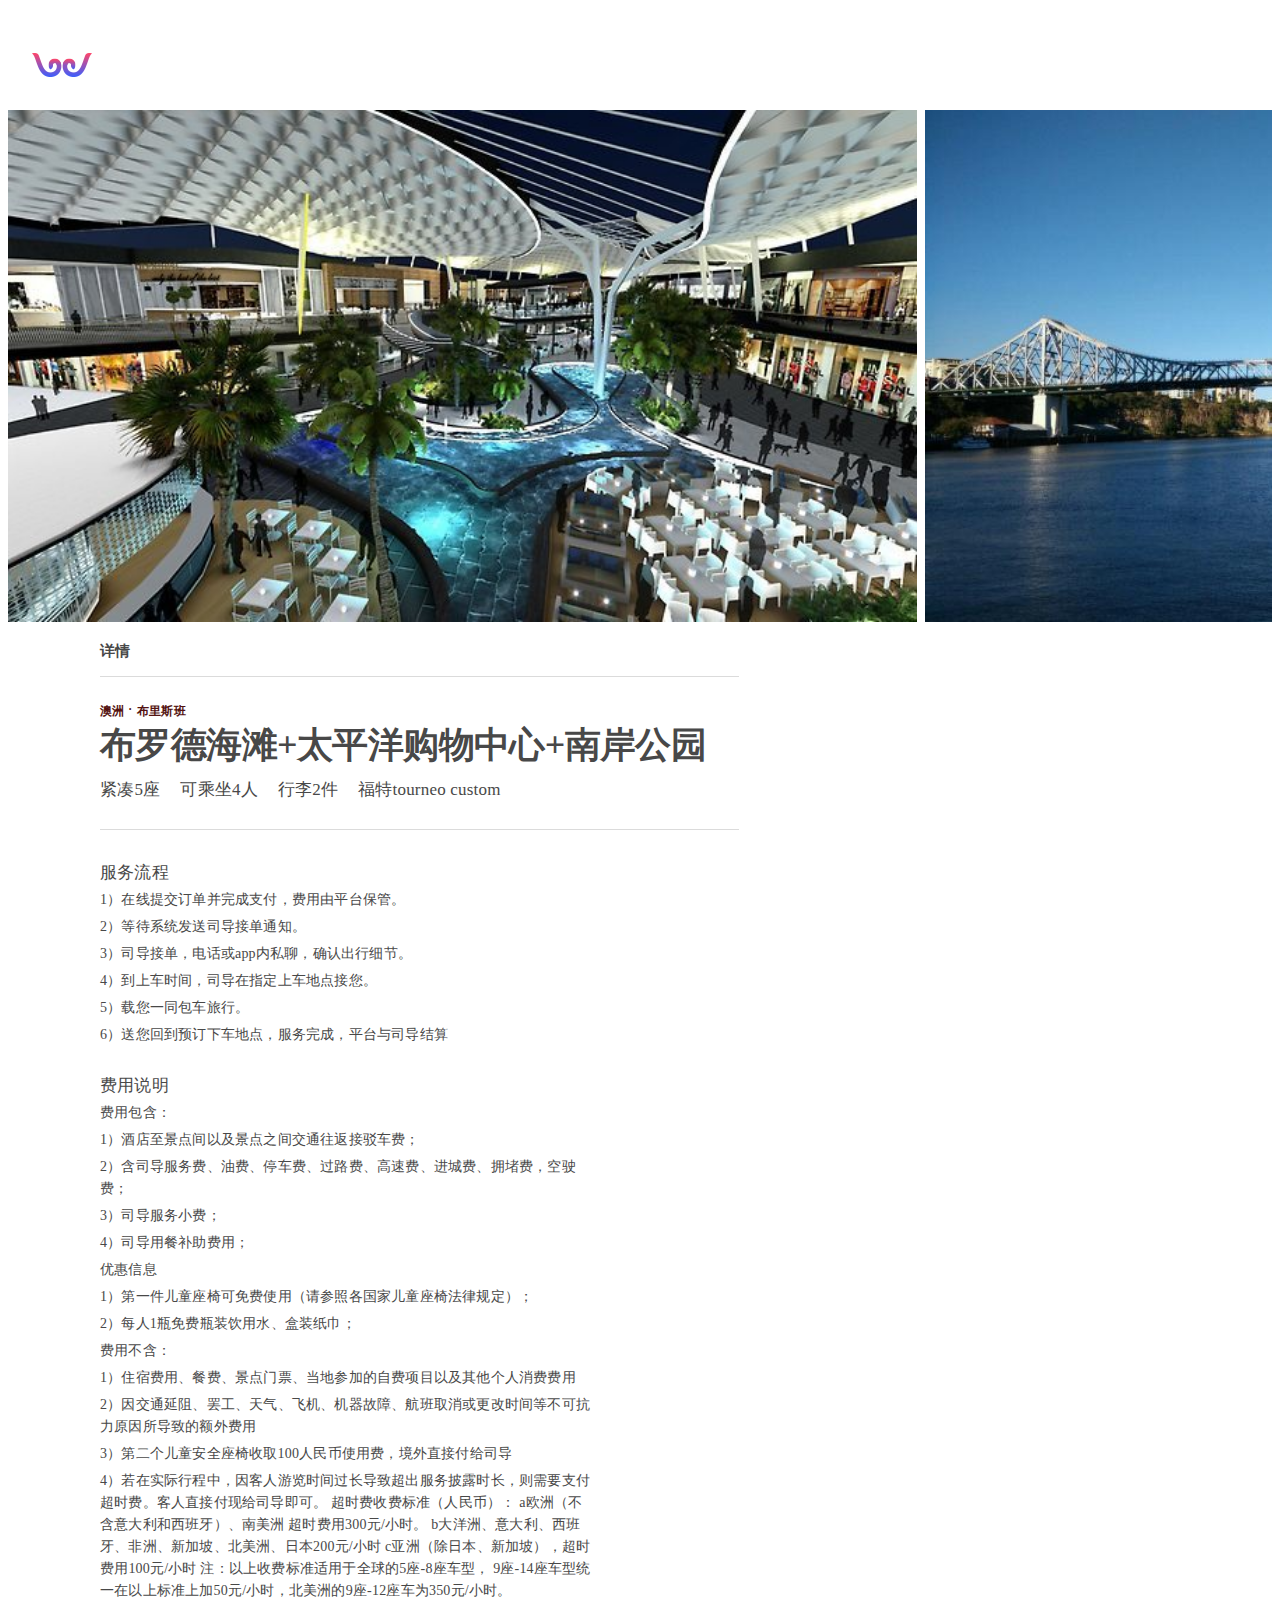
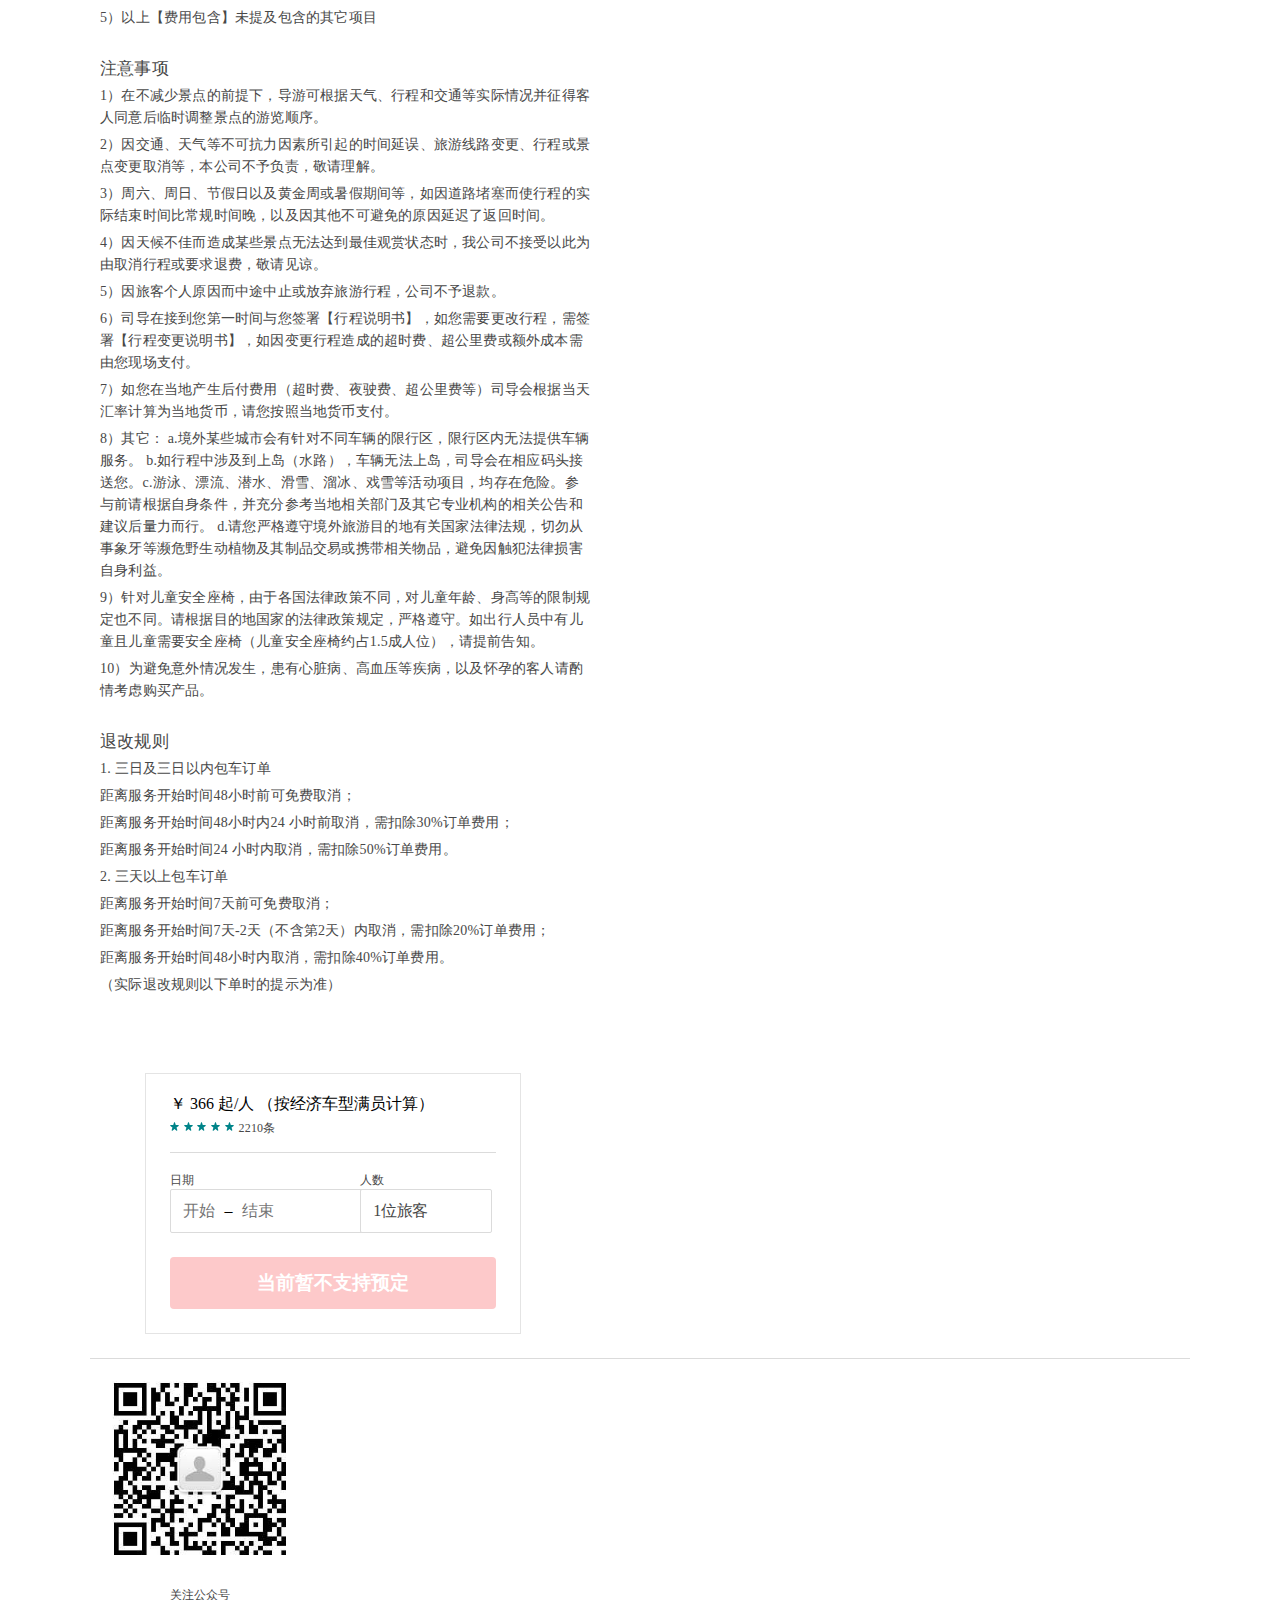
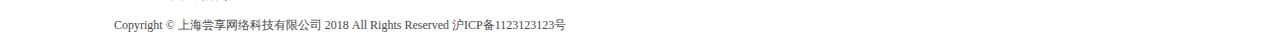
<file: info_6.html>
<!DOCTYPE html>
<!--[if IE 9]>
  <html lang="zh"
      dir="ltr"
      xmlns:fb="http://ogp.me/ns/fb#"
      class="ie ie9">
<![endif]-->
<!--[if (gt IE 9)|!(IE)]><!-->
<html lang="zh" dir="ltr" xmlns:fb="http://ogp.me/ns/fb#">
<!--<![endif]-->

<head>
    <meta charset="utf-8">

    <link href="https://z1.muscache.cn/airbnb/static/packages/common_o2.1-3c84791ad667e9465078426cf4b0cc50.css" media="all" rel="stylesheet"
        type="text/css" />
    <link href="https://z1.muscache.cn/airbnb/static/packages/common-7dfeccd69a4881e637e07819742cdf2a.css" media="all" rel="stylesheet"
        type="text/css" />



    <link href="https://z1.muscache.cn/airbnb/static/packages/map_search_china_deprecated-6247a8122371074ffcc034d04c31abb9.css"
        media="screen" rel="stylesheet" type="text/css" />
    <link href="https://z1.muscache.cn/airbnb/static/packages/map_search-45f80d919325a36af18ae885262e66f7.css" media="screen"
        rel="stylesheet" type="text/css" />
    <link href="https://z1.muscache.cn/airbnb/static/packages/p3-169f9d5381a7313b654e362bb64721eb.css" media="screen" rel="stylesheet"
        type="text/css" />
    <link href="https://z1.muscache.cn/airbnb/static/packages/china/fonts-089f8801c6a8b196311223e2db2c73c9.css" media="screen"
        rel="stylesheet" type="text/css" />


    <title>西游计</title>
</head>

<body class="with-new-header has-epcot-header">
    <a class="screen-reader-only screen-reader-only-focusable skip-to-content" data-hook="skip-to-content" href="#site-content">
        跳至内容
    </a>

    <style data-aphrodite="data-aphrodite"></style>
    <div data-hypernova-key="signup_login_dlsauth_modalsbundlejs" data-hypernova-id="5e2ea5c0-f279-4f4f-b952-0a275a8e733e">
        <div data-reactroot=""></div>
    </div>
    <meta content="{&quot;flags&quot;:{&quot;name&quot;:&quot;flags&quot;,&quot;value&quot;:{&quot;this_bit_is_available&quot;:2,&quot;can_see_community_links&quot;:4,&quot;has_new_notifications&quot;:8,&quot;og_publish&quot;:16,&quot;is_business_travel_verified&quot;:32,&quot;update_cached&quot;:64,&quot;revert_to_admin&quot;:128,&quot;facebook_connected&quot;:256,&quot;erf_trebuchet_log&quot;:512,&quot;has_search&quot;:1024,&quot;has_dates&quot;:4096,&quot;has_acpt_resv_as_gst&quot;:8192,&quot;can_send_profile_messages&quot;:32768,&quot;just_logged_in&quot;:65536,&quot;has_been_host&quot;:131072,&quot;should_drop_pellet&quot;:262144,&quot;field_guide_preload&quot;:524288,&quot;is_active_host&quot;:1048576,&quot;is_business_travel_manager&quot;:2097152,&quot;debugging_mode&quot;:4194304,&quot;is_host_referral_nav_bar_link_enabled&quot;:8388608,&quot;is_vr_platform_powered_host&quot;:67108864,&quot;can_see_meetups&quot;:134217728,&quot;should_drop_sift_pellet&quot;:268435456,&quot;has_host_navigation_header&quot;:536870912,&quot;is_booker_dashboard_launched&quot;:1073741824}},&quot;roles&quot;:{&quot;name&quot;:&quot;roles&quot;,&quot;value&quot;:{&quot;is_content_manager&quot;:1048576,&quot;is_stats_admin&quot;:16777216}},&quot;user_attributes&quot;:{&quot;name&quot;:&quot;_user_attributes&quot;}}"
        id="_bootstrap-user-attr-cookies" />
    <meta content="{&quot;show_credit_amount_in_header&quot;:{&quot;subject&quot;:&quot;user&quot;,&quot;buckets&quot;:200,&quot;percent_exposed&quot;:100,&quot;treatments&quot;:[{&quot;name&quot;:&quot;control&quot;,&quot;buckets&quot;:100},{&quot;name&quot;:&quot;treatment&quot;,&quot;buckets&quot;:100}],&quot;hashing_key&quot;:&quot;show_credit_amount_in_header&quot;,&quot;holdout_name&quot;:null,&quot;sitar_overrides&quot;:null},&quot;web_notification_dot_v2&quot;:{&quot;subject&quot;:&quot;user&quot;,&quot;buckets&quot;:100,&quot;percent_exposed&quot;:100,&quot;treatments&quot;:[{&quot;name&quot;:&quot;treatment&quot;,&quot;buckets&quot;:100}],&quot;hashing_key&quot;:&quot;web_notification_dot_v2&quot;,&quot;holdout_name&quot;:null,&quot;sitar_overrides&quot;:null},&quot;hog_prominent_add_a_new_listing_host_nav&quot;:{&quot;subject&quot;:&quot;user&quot;,&quot;buckets&quot;:200,&quot;percent_exposed&quot;:100,&quot;treatments&quot;:[{&quot;name&quot;:&quot;control&quot;,&quot;buckets&quot;:100},{&quot;name&quot;:&quot;treatment&quot;,&quot;buckets&quot;:100}],&quot;hashing_key&quot;:&quot;hog_prominent_add_a_new_listing_host_nav&quot;,&quot;holdout_name&quot;:null,&quot;sitar_overrides&quot;:null},&quot;hog_moweb_simple_sign_up&quot;:{&quot;subject&quot;:&quot;visitor&quot;,&quot;buckets&quot;:100,&quot;percent_exposed&quot;:100,&quot;treatments&quot;:[{&quot;name&quot;:&quot;treatment&quot;,&quot;buckets&quot;:100}],&quot;hashing_key&quot;:&quot;hog_moweb_simple_sign_up&quot;,&quot;holdout_name&quot;:null,&quot;sitar_overrides&quot;:null},&quot;hog_become_a_host_dropdown_improve&quot;:{&quot;subject&quot;:&quot;visitor&quot;,&quot;buckets&quot;:100,&quot;percent_exposed&quot;:100,&quot;treatments&quot;:[{&quot;name&quot;:&quot;treatment&quot;,&quot;buckets&quot;:100}],&quot;hashing_key&quot;:&quot;hog_become_a_host_dropdown_improve&quot;,&quot;holdout_name&quot;:null,&quot;sitar_overrides&quot;:null},&quot;hog_add_new_listing_in_global_nav&quot;:{&quot;subject&quot;:&quot;user&quot;,&quot;buckets&quot;:100,&quot;percent_exposed&quot;:100,&quot;treatments&quot;:[{&quot;name&quot;:&quot;treatment&quot;,&quot;buckets&quot;:100}],&quot;hashing_key&quot;:&quot;hog_add_new_listing_in_global_nav&quot;,&quot;holdout_name&quot;:null,&quot;sitar_overrides&quot;:null},&quot;navbar_hover_on_open&quot;:{&quot;subject&quot;:&quot;visitor&quot;,&quot;buckets&quot;:100,&quot;percent_exposed&quot;:100,&quot;treatments&quot;:[{&quot;name&quot;:&quot;control&quot;,&quot;buckets&quot;:100}],&quot;hashing_key&quot;:&quot;navbar_hover_on_open&quot;,&quot;holdout_name&quot;:null,&quot;sitar_overrides&quot;:null},&quot;sm_preload_latest_search&quot;:{&quot;subject&quot;:&quot;visitor&quot;,&quot;buckets&quot;:100,&quot;percent_exposed&quot;:100,&quot;treatments&quot;:[{&quot;name&quot;:&quot;preload_enabled&quot;,&quot;buckets&quot;:100}],&quot;hashing_key&quot;:&quot;sm_preload_latest_search&quot;,&quot;holdout_name&quot;:null,&quot;sitar_overrides&quot;:null},&quot;ehp_infants_v2&quot;:{&quot;subject&quot;:&quot;visitor&quot;,&quot;buckets&quot;:100,&quot;percent_exposed&quot;:100,&quot;treatments&quot;:[{&quot;name&quot;:&quot;control&quot;,&quot;buckets&quot;:0},{&quot;name&quot;:&quot;treatment&quot;,&quot;buckets&quot;:100}],&quot;hashing_key&quot;:&quot;ehp_infants_v2&quot;,&quot;holdout_name&quot;:null,&quot;sitar_overrides&quot;:null},&quot;china_android_app_direct_download_bev&quot;:{&quot;subject&quot;:&quot;visitor&quot;,&quot;buckets&quot;:2,&quot;percent_exposed&quot;:100,&quot;treatments&quot;:[{&quot;name&quot;:&quot;control&quot;,&quot;buckets&quot;:1},{&quot;name&quot;:&quot;treatment&quot;,&quot;buckets&quot;:1}],&quot;hashing_key&quot;:&quot;china_android_app_direct_download_bev&quot;,&quot;holdout_name&quot;:null,&quot;sitar_overrides&quot;:null},&quot;china_google_map_2x_v2&quot;:{&quot;subject&quot;:&quot;visitor&quot;,&quot;buckets&quot;:200,&quot;percent_exposed&quot;:100,&quot;treatments&quot;:[{&quot;name&quot;:&quot;control&quot;,&quot;buckets&quot;:100},{&quot;name&quot;:&quot;treatment&quot;,&quot;buckets&quot;:100}],&quot;hashing_key&quot;:&quot;china_google_map_2x_v2&quot;,&quot;holdout_name&quot;:null,&quot;sitar_overrides&quot;:{&quot;visitor&quot;:{&quot;1481634450_cDulsAheg1pHLrhn&quot;:&quot;treatment&quot;}}},&quot;china_mapbox_cn&quot;:{&quot;subject&quot;:&quot;visitor&quot;,&quot;buckets&quot;:100,&quot;percent_exposed&quot;:100,&quot;treatments&quot;:[{&quot;name&quot;:&quot;treatment&quot;,&quot;buckets&quot;:100}],&quot;hashing_key&quot;:&quot;china_mapbox_cn&quot;,&quot;holdout_name&quot;:null,&quot;sitar_overrides&quot;:null},&quot;china_stories_v0_web_bev&quot;:{&quot;subject&quot;:&quot;visitor&quot;,&quot;buckets&quot;:100,&quot;percent_exposed&quot;:100,&quot;treatments&quot;:[{&quot;name&quot;:&quot;treatment&quot;,&quot;buckets&quot;:100}],&quot;hashing_key&quot;:&quot;china_stories_v0_web_bev&quot;,&quot;holdout_name&quot;:null,&quot;sitar_overrides&quot;:null},&quot;china_login_redesign&quot;:{&quot;subject&quot;:&quot;visitor&quot;,&quot;buckets&quot;:100,&quot;percent_exposed&quot;:100,&quot;treatments&quot;:[{&quot;name&quot;:&quot;control&quot;,&quot;buckets&quot;:100}],&quot;hashing_key&quot;:&quot;china_login_redesign&quot;,&quot;holdout_name&quot;:null,&quot;sitar_overrides&quot;:null},&quot;china_contextual_login&quot;:{&quot;subject&quot;:&quot;visitor&quot;,&quot;buckets&quot;:100,&quot;percent_exposed&quot;:100,&quot;treatments&quot;:[{&quot;name&quot;:&quot;treatment&quot;,&quot;buckets&quot;:100}],&quot;hashing_key&quot;:&quot;china_contextual_login&quot;,&quot;holdout_name&quot;:null,&quot;sitar_overrides&quot;:null},&quot;mobile_web_auto_login_android_web_v1&quot;:{&quot;subject&quot;:&quot;user&quot;,&quot;buckets&quot;:100,&quot;percent_exposed&quot;:100,&quot;treatments&quot;:[{&quot;name&quot;:&quot;treatment&quot;,&quot;buckets&quot;:100}],&quot;hashing_key&quot;:&quot;mobile_web_auto_login_android_web_v1&quot;,&quot;holdout_name&quot;:null,&quot;sitar_overrides&quot;:null},&quot;signup_garden_in_alipay_browser&quot;:{&quot;subject&quot;:&quot;visitor&quot;,&quot;buckets&quot;:100,&quot;percent_exposed&quot;:100,&quot;treatments&quot;:[{&quot;name&quot;:&quot;treatment&quot;,&quot;buckets&quot;:100}],&quot;hashing_key&quot;:&quot;signup_garden_in_alipay_browser&quot;,&quot;holdout_name&quot;:null,&quot;sitar_overrides&quot;:null},&quot;cbl2017_landing_experience_v2&quot;:{&quot;subject&quot;:&quot;visitor&quot;,&quot;buckets&quot;:100,&quot;percent_exposed&quot;:100,&quot;treatments&quot;:[{&quot;name&quot;:&quot;treatment&quot;,&quot;buckets&quot;:100}],&quot;hashing_key&quot;:&quot;cbl2017_landing_experience_v2&quot;,&quot;holdout_name&quot;:null,&quot;sitar_overrides&quot;:null},&quot;hide_account_activation_post_signup_high_intent&quot;:{&quot;subject&quot;:&quot;visitor&quot;,&quot;buckets&quot;:100,&quot;percent_exposed&quot;:100,&quot;treatments&quot;:[{&quot;name&quot;:&quot;treatment&quot;,&quot;buckets&quot;:100}],&quot;hashing_key&quot;:&quot;hide_account_activation_post_signup_high_intent&quot;,&quot;holdout_name&quot;:null,&quot;sitar_overrides&quot;:null},&quot;china_currency_list_from_server&quot;:{&quot;subject&quot;:&quot;visitor&quot;,&quot;buckets&quot;:200,&quot;percent_exposed&quot;:100,&quot;treatments&quot;:[{&quot;name&quot;:&quot;control&quot;,&quot;buckets&quot;:100},{&quot;name&quot;:&quot;treatment&quot;,&quot;buckets&quot;:100}],&quot;hashing_key&quot;:&quot;china_currency_list_from_server&quot;,&quot;holdout_name&quot;:null,&quot;sitar_overrides&quot;:{&quot;visitor&quot;:{&quot;1507797202_BKNTPc/BtjWJv6vX&quot;:&quot;treatment&quot;}}},&quot;show_user_import_contacts&quot;:{&quot;subject&quot;:&quot;user&quot;,&quot;buckets&quot;:100,&quot;percent_exposed&quot;:100,&quot;treatments&quot;:[{&quot;name&quot;:&quot;treatment&quot;,&quot;buckets&quot;:100}],&quot;hashing_key&quot;:&quot;show_user_import_contacts&quot;,&quot;holdout_name&quot;:null,&quot;sitar_overrides&quot;:null},&quot;link_to_invite_page_on_header_credit_drop_down&quot;:{&quot;subject&quot;:&quot;user&quot;,&quot;buckets&quot;:100,&quot;percent_exposed&quot;:100,&quot;treatments&quot;:[{&quot;name&quot;:&quot;treatment&quot;,&quot;buckets&quot;:100}],&quot;hashing_key&quot;:&quot;link_to_invite_page_on_header_credit_drop_down&quot;,&quot;holdout_name&quot;:null,&quot;sitar_overrides&quot;:null},&quot;mai_holdout_v2&quot;:{&quot;subject&quot;:&quot;user&quot;,&quot;buckets&quot;:100,&quot;percent_exposed&quot;:100,&quot;treatments&quot;:[{&quot;name&quot;:&quot;control&quot;,&quot;buckets&quot;:50},{&quot;name&quot;:&quot;treatment&quot;,&quot;buckets&quot;:50}],&quot;hashing_key&quot;:&quot;mai_holdout_v2&quot;,&quot;holdout_name&quot;:null,&quot;sitar_overrides&quot;:null},&quot;mai_phone_verification_v3&quot;:{&quot;subject&quot;:&quot;user&quot;,&quot;buckets&quot;:100,&quot;percent_exposed&quot;:100,&quot;treatments&quot;:[{&quot;name&quot;:&quot;checkbox_starts_unchecked&quot;,&quot;buckets&quot;:100}],&quot;hashing_key&quot;:&quot;mai_phone_verification_v3&quot;,&quot;holdout_name&quot;:&quot;mai_holdout_v2&quot;,&quot;sitar_overrides&quot;:null},&quot;mai_post_signup_moweb_outside_booking&quot;:{&quot;subject&quot;:&quot;user&quot;,&quot;buckets&quot;:200,&quot;percent_exposed&quot;:100,&quot;treatments&quot;:[{&quot;name&quot;:&quot;control&quot;,&quot;buckets&quot;:100},{&quot;name&quot;:&quot;treatment&quot;,&quot;buckets&quot;:100}],&quot;hashing_key&quot;:&quot;mai_post_signup_moweb_outside_booking&quot;,&quot;holdout_name&quot;:&quot;mai_holdout_v2&quot;,&quot;sitar_overrides&quot;:null},&quot;web_visual_component_display_v3&quot;:{&quot;subject&quot;:&quot;visitor&quot;,&quot;buckets&quot;:100,&quot;percent_exposed&quot;:2,&quot;treatments&quot;:[{&quot;name&quot;:&quot;control&quot;,&quot;buckets&quot;:50},{&quot;name&quot;:&quot;track_visual_component_display&quot;,&quot;buckets&quot;:50}],&quot;hashing_key&quot;:&quot;web_visual_component_display_v3&quot;,&quot;holdout_name&quot;:null,&quot;sitar_overrides&quot;:null},&quot;china_web_header_currency_picker_with_currency_flag&quot;:{&quot;subject&quot;:&quot;visitor&quot;,&quot;buckets&quot;:200,&quot;percent_exposed&quot;:100,&quot;treatments&quot;:[{&quot;name&quot;:&quot;control&quot;,&quot;buckets&quot;:100},{&quot;name&quot;:&quot;treatment&quot;,&quot;buckets&quot;:100}],&quot;hashing_key&quot;:&quot;china_web_header_currency_picker_with_currency_flag&quot;,&quot;holdout_name&quot;:null,&quot;sitar_overrides&quot;:null},&quot;china_moweb_p2_filter_button_bar_with_currency_icon&quot;:{&quot;subject&quot;:&quot;visitor&quot;,&quot;buckets&quot;:200,&quot;percent_exposed&quot;:100,&quot;treatments&quot;:[{&quot;name&quot;:&quot;control&quot;,&quot;buckets&quot;:100},{&quot;name&quot;:&quot;treatment&quot;,&quot;buckets&quot;:100}],&quot;hashing_key&quot;:&quot;china_moweb_p2_filter_button_bar_with_currency_icon&quot;,&quot;holdout_name&quot;:null,&quot;sitar_overrides&quot;:{&quot;visitor&quot;:{&quot;1511216078_RqrBFUh2vN/Tinaz&quot;:&quot;treatment&quot;,&quot;1507797202_BKNTPc/BtjWJv6vX&quot;:&quot;treatment&quot;}}},&quot;header_currency_language_picker&quot;:{&quot;subject&quot;:&quot;visitor&quot;,&quot;buckets&quot;:200,&quot;percent_exposed&quot;:100,&quot;treatments&quot;:[{&quot;name&quot;:&quot;control&quot;,&quot;buckets&quot;:100},{&quot;name&quot;:&quot;treatment&quot;,&quot;buckets&quot;:100}],&quot;hashing_key&quot;:&quot;header_currency_language_picker&quot;,&quot;holdout_name&quot;:null,&quot;sitar_overrides&quot;:null},&quot;erf_meta_gift_page_space_js&quot;:{&quot;subject&quot;:&quot;visitor&quot;,&quot;buckets&quot;:200,&quot;percent_exposed&quot;:100,&quot;treatments&quot;:[{&quot;name&quot;:&quot;control&quot;,&quot;buckets&quot;:100},{&quot;name&quot;:&quot;treatment&quot;,&quot;buckets&quot;:100}],&quot;hashing_key&quot;:&quot;erf_meta_gift_page_space_js&quot;,&quot;holdout_name&quot;:null,&quot;sitar_overrides&quot;:{&quot;visitor&quot;:{&quot;444432234&quot;:&quot;control&quot;,&quot;1518037276_hmU%2B7TvtC5f3uBUA&quot;:&quot;control&quot;,&quot;1&quot;:&quot;control&quot;,&quot;2&quot;:&quot;treatment&quot;,&quot;3&quot;:&quot;treatment&quot;,&quot;4&quot;:&quot;treatment&quot;,&quot;5&quot;:&quot;treatment&quot;,&quot;11&quot;:&quot;control&quot;,&quot;12&quot;:&quot;control&quot;,&quot;13&quot;:&quot;control&quot;,&quot;14&quot;:&quot;control&quot;,&quot;15&quot;:&quot;control&quot;,&quot;21&quot;:&quot;treatment&quot;,&quot;22&quot;:&quot;treatment&quot;,&quot;23&quot;:&quot;treatment&quot;,&quot;24&quot;:&quot;treatment&quot;,&quot;31&quot;:&quot;control&quot;,&quot;32&quot;:&quot;control&quot;,&quot;33&quot;:&quot;control&quot;,&quot;34&quot;:&quot;control&quot;,&quot;35&quot;:&quot;control&quot;,&quot;36&quot;:&quot;control&quot;,&quot;37&quot;:&quot;treatment&quot;,&quot;38&quot;:&quot;treatment&quot;,&quot;39&quot;:&quot;treatment&quot;,&quot;40&quot;:&quot;treatment&quot;}}},&quot;trust_exp_mobile_aov_improved_display_shortcut&quot;:{&quot;subject&quot;:&quot;user&quot;,&quot;buckets&quot;:200,&quot;percent_exposed&quot;:100,&quot;treatments&quot;:[{&quot;name&quot;:&quot;control&quot;,&quot;buckets&quot;:100},{&quot;name&quot;:&quot;treatment&quot;,&quot;buckets&quot;:100}],&quot;hashing_key&quot;:&quot;trust_exp_mobile_aov_improved_display_shortcut&quot;,&quot;holdout_name&quot;:null,&quot;sitar_overrides&quot;:{&quot;user&quot;:{&quot;191594&quot;:&quot;treatment&quot;,&quot;9999999&quot;:&quot;treatment&quot;}}},&quot;experiences_wishlist_improvements&quot;:{&quot;subject&quot;:&quot;user&quot;,&quot;buckets&quot;:200,&quot;percent_exposed&quot;:100,&quot;treatments&quot;:[{&quot;name&quot;:&quot;control&quot;,&quot;buckets&quot;:100},{&quot;name&quot;:&quot;treatment&quot;,&quot;buckets&quot;:100}],&quot;hashing_key&quot;:&quot;experiences_wishlist_improvements&quot;,&quot;holdout_name&quot;:null,&quot;sitar_overrides&quot;:{&quot;user&quot;:{&quot;50315106&quot;:&quot;treatment&quot;}}}}"
        id="_bootstrap-erf" />



    <div id="field-guide-container"></div>



    <div class="flash-container"></div>

    <style data-aphrodite="data-aphrodite">
        ._1cwdu334 {
            box-shadow: none !important;
            border-bottom: none !important;
            height: 65px !important;
        }

        @media (min-width: 744px) {
            ._1cwdu334 {
                height: 81px !important;
                border-bottom: none !important;
            }
        }

        ._ousp44 {
            position: relative !important;
            z-index: 20 !important;
        }

        ._xbzxbi {
            height: 64px !important;
            width: 100% !important;
            background-color: #ffffff !important;
            position: absolute !important;
            top: 0px !important;
            left: 0px !important;
            -webkit-transform: translateY(-64px) !important;
            -ms-transform: translateY(-64px) !important;
            transform: translateY(-64px) !important;
            -webkit-transition-duration: 0.05s !important;
            transition-duration: 0.05s !important;
            -webkit-transition-property: -ms-transform, -webkit-transform, transform !important;
            -moz-transition-property: transform !important;
            transition-property: -ms-transform, -webkit-transform, transform !important;
            -webkit-transition-timing-function: ease-out !important;
            transition-timing-function: ease-out !important;
            -webkit-transition-delay: 0.3s !important;
            transition-delay: 0.3s !important;
            z-index: 15 !important;
        }

        ._pw89d3 {
            position: relative !important;
            z-index: 10 !important;
        }

        ._8iqo2b {
            position: relative !important;
            z-index: 5 !important;
        }

        ._1veha9rt {
            background-color: #ffffff !important;
            border-bottom: none !important;
            box-shadow: none !important;
        }

        ._hgnicv {
            border-left: 1px solid #DBDBDB !important;
        }

        ._2930ex {
            display: table !important;
            width: 100% !important;
        }

        ._ni9axhe {
            display: table-cell !important;
            vertical-align: middle !important;
        }

        ._10ejfg4u {
            display: table-cell !important;
            width: 100% !important;
            vertical-align: middle !important;
        }

        ._5nim5h {
            display: table-cell !important;
            height: 64px !important;
            position: relative !important;
            text-align: center !important;
            text-decoration: none !important;
            -webkit-transition: 0.25s color !important;
            -moz-transition: 0.25s color !important;
            transition: 0.25s color !important;
            padding-left: 24px !important;
            padding-right: 24px !important;
            vertical-align: middle !important;
            white-space: nowrap !important;
        }

        @media (min-width: 744px) {
            ._5nim5h {
                height: 80px !important;
            }
        }

        ._36rlri {
            display: inline-block !important;
        }

        ._iiid5y {
            color: #FF5A5F !important;
            display: inline-block !important;
            vertical-align: middle !important;
            font-size: 34px !important;
            -webkit-transition: 0.25s color !important;
            -moz-transition: 0.25s color !important;
            transition: 0.25s color !important;
        }

        @media (max-width: 743px) {
            ._iiid5y {
                font-size: 34px !important;
                left: 45% !important;
            }
        }

        ._tqn903 {
            color: #767676 !important;
            display: inline-block !important;
            font-size: 9px !important;
            margin-left: 8px !important;
            -webkit-transition: 1s color !important;
            -moz-transition: 1s color !important;
            transition: 1s color !important;
        }

        ._1g2dfiu {
            display: table-cell !important;
        }

        ._1gbvotfo {
            display: table-cell !important;
            -webkit-appearance: none !important;
            -moz-appearance: none !important;
            appearance: none !important;
            background: none !important;
            border: none !important;
            padding: 0px !important;
            margin: 0px !important;
        }

        ._1gbvotfo:focus {
            outline: none !important;
        }

        ._1s04l2o {
            display: table !important;
            list-style: none !important;
            padding: 0px !important;
            margin: 0px !important;
            height: 64px !important;
        }

        ._e296pg {
            position: relative !important;
        }

        ._gngqxi {
            -webkit-appearance: none !important;
            -moz-appearance: none !important;
            appearance: none !important;
            background: transparent !important;
            border: none !important;
            color: inherit !important;
            display: inline-block !important;
            height: 64px !important;
            line-height: 64px !important;
            text-decoration: none !important;
            margin: 0px !important;
            position: relative !important;
            padding: 0 8px !important;
            white-space: nowrap !important;
        }

        @media (min-width: 744px) {
            ._gngqxi {
                height: 80px !important;
                line-height: 80px !important;
            }
        }

        ._18lcoy3z {
            height: 100% !important;
            vertical-align: middle !important;
            -moz-box-sizing: border-box !important;
            box-sizing: border-box !important;
            border-bottom: 2px solid transparent !important;
        }

        ._lvb55za {
            display: inline-block !important;
            padding: 8px !important;
            vertical-align: middle !important;
            line-height: 1 !important;
            border-bottom: 2px solid transparent !important;
        }

        ._l7gvu6 {
            fill: #008489 !important;
            height: 6px !important;
            opacity: 0 !important;
            position: absolute !important;
            top: 50% !important;
            -webkit-transform: translate3d(4px, -8px, 0) !important;
            -ms-transform: translate3d(4px, -8px, 0) !important;
            transform: translate3d(4px, -8px, 0) !important;
            -webkit-transform-origin-x: 7px !important;
            -ms-transform-origin-x: 7px !important;
            transform-origin-x: 7px !important;
            -webkit-transform-origin-y: -5px !important;
            -ms-transform-origin-y: -5px !important;
            transform-origin-y: -5px !important;
            width: 6px !important;
        }

        ._oxmg4f2 {
            position: relative !important;
            padding-top: 0px !important;
        }

        @media (min-width: 744px) {
            ._oxmg4f2 {
                padding-top: 0px !important;
            }
        }

        ._3nukz4e {
            position: relative !important;
            width: 100% !important;
            background-color: #ffffff !important;
            cursor: pointer !important;
        }

        ._1b7wjabi {
            box-shadow: 0 1px 1px 1px rgba(0, 0, 0, 0.14) !important;
            position: absolute !important;
            left: auto !important;
            right: 24px !important;
            bottom: 24px !important;
            opacity: 0 !important;
            -webkit-transition: opacity 200ms ease-in-out !important;
            -moz-transition: opacity 200ms ease-in-out !important;
            transition: opacity 200ms ease-in-out !important;
        }

        ._1re2ppc {
            position: absolute !important;
            top: 0px !important;
            width: 100% !important;
            height: 90px !important;
            background: -webkit-linear-gradient(to top, transparent, rgba(0, 0, 0, 0.2)) !important;
            background: -moz-linear-gradient(to top, transparent, rgba(0, 0, 0, 0.2)) !important;
            background: linear-gradient(to top, transparent, rgba(0, 0, 0, 0.2)) !important;
        }

        ._1k1ggho {
            position: absolute !important;
            top: 24px !important;
            right: 24px !important;
        }

        ._y9ev9r {
            overflow: hidden !important;
        }

        ._6rzo65 {
            -webkit-transition: -webkit-transform 250ms ease-in-out, transform 250ms ease-in-out !important;
            -moz-transition: transform 250ms ease-in-out !important;
            transition: -ms-transform 250ms ease-in-out, -webkit-transform 250ms ease-in-out, transform 250ms ease-in-out !important;
            -webkit-transform: translateX(0) !important;
            -ms-transform: translateX(0) !important;
            transform: translateX(0) !important;
        }

        ._goo6eo {
            display: -webkit-inline-box !important;
            display: -moz-inline-box !important;
            display: -ms-inline-flexbox !important;
            display: -webkit-inline-flex !important;
            display: inline-flex !important;
        }

        ._1thk0tsb {
            display: table-cell !important;
            vertical-align: top !important;
        }

        ._n5lh69r {
            display: table-cell !important;
            width: 100% !important;
            vertical-align: top !important;
        }

        @keyframes keyframe_18jn58a {
            from {
                opacity: 0;
            }
            to {
                opacity: 1;
            }
        }

        ._x95iwlm {
            border: 0px !important;
            text-align: left !important;
            outline: none !important;
            padding: 0px !important;
            height: 294.6666666666667px !important;
            display: inline-block !important;
            min-height: 400px !important;
            max-height: 512px !important;
            -webkit-animation-name: keyframe_18jn58a !important;
            animation-name: keyframe_18jn58a !important;
            -webkit-animation-duration: 500ms !important;
            animation-duration: 500ms !important;
            -webkit-animation-timing-function: ease-out !important;
            animation-timing-function: ease-out !important;
        }

        @media (min-height: 700px) {
            ._x95iwlm {
                height: 294.6666666666667px !important;
            }
        }

        @media (min-height: 850px) {
            ._x95iwlm {
                height: 394.6666666666667px !important;
            }
        }

        @media (min-height: 1000px) {
            ._x95iwlm {
                height: 494.6666666666667px !important;
            }
        }

        @media (min-width: 744px) {
            @media (min-height: 700px) {
                ._x95iwlm {
                    height:353.6px !important;
                }
            }
            @media (min-height: 850px) {
                ._x95iwlm {
                    height: 473.6px !important;
                }
            }
            @media (min-height: 1000px) {
                ._x95iwlm {
                    height: 593.6px !important;
                }
            }
        }

        @media (min-width: 1128px) {
            @media (min-height: 700px) {
                ._x95iwlm {
                    height:442px !important;
                }
            }
            @media (min-height: 850px) {
                ._x95iwlm {
                    height: 592px !important;
                }
            }
            @media (min-height: 1000px) {
                ._x95iwlm {
                    height: 742px !important;
                }
            }
        }

        ._kyxjg0i {
            height: 294.6666666666667px !important;
            display: inline-block !important;
            min-height: 400px !important;
            max-height: 512px !important;
        }

        @media (min-height: 700px) {
            ._kyxjg0i {
                height: 294.6666666666667px !important;
            }
        }

        @media (min-height: 850px) {
            ._kyxjg0i {
                height: 394.6666666666667px !important;
            }
        }

        @media (min-height: 1000px) {
            ._kyxjg0i {
                height: 494.6666666666667px !important;
            }
        }

        @media (min-width: 744px) {
            @media (min-height: 700px) {
                ._kyxjg0i {
                    height:353.6px !important;
                }
            }
            @media (min-height: 850px) {
                ._kyxjg0i {
                    height: 473.6px !important;
                }
            }
            @media (min-height: 1000px) {
                ._kyxjg0i {
                    height: 593.6px !important;
                }
            }
        }

        @media (min-width: 1128px) {
            @media (min-height: 700px) {
                ._kyxjg0i {
                    height:442px !important;
                }
            }
            @media (min-height: 850px) {
                ._kyxjg0i {
                    height: 592px !important;
                }
            }
            @media (min-height: 1000px) {
                ._kyxjg0i {
                    height: 742px !important;
                }
            }
        }

        ._mxed4t2 {
            border: 0px !important;
            text-align: left !important;
            outline: none !important;
            padding: 0px !important;
            height: 294.6666666666667px !important;
            display: inline-block !important;
            min-height: 400px !important;
            max-height: 512px !important;
            margin-left: 8px !important;
            -webkit-animation-name: keyframe_18jn58a !important;
            animation-name: keyframe_18jn58a !important;
            -webkit-animation-duration: 500ms !important;
            animation-duration: 500ms !important;
            -webkit-animation-timing-function: ease-out !important;
            animation-timing-function: ease-out !important;
        }

        @media (min-height: 700px) {
            ._mxed4t2 {
                height: 294.6666666666667px !important;
            }
        }

        @media (min-height: 850px) {
            ._mxed4t2 {
                height: 394.6666666666667px !important;
            }
        }

        @media (min-height: 1000px) {
            ._mxed4t2 {
                height: 494.6666666666667px !important;
            }
        }

        @media (min-width: 744px) {
            @media (min-height: 700px) {
                ._mxed4t2 {
                    height:353.6px !important;
                }
            }
            @media (min-height: 850px) {
                ._mxed4t2 {
                    height: 473.6px !important;
                }
            }
            @media (min-height: 1000px) {
                ._mxed4t2 {
                    height: 593.6px !important;
                }
            }
        }

        @media (min-width: 1128px) {
            @media (min-height: 700px) {
                ._mxed4t2 {
                    height:442px !important;
                }
            }
            @media (min-height: 850px) {
                ._mxed4t2 {
                    height: 592px !important;
                }
            }
            @media (min-height: 1000px) {
                ._mxed4t2 {
                    height: 742px !important;
                }
            }
        }

        ._10zb0yd0 {
            cursor: pointer !important;
            position: relative !important;
            display: inline-block !important;
            text-align: center !important;
            text-decoration: none !important;
            border-radius: 4px !important;
            width: auto !important;
            font-family: Circular, "PingFang-SC", "Hiragino Sans GB", "微软雅黑", "Microsoft YaHei", "Heiti SC" !important;
            font-size: 15px !important;
            line-height: 18px !important;
            letter-spacing: undefined !important;
            padding-top: 8px !important;
            padding-bottom: 8px !important;
            color: #484848 !important;
            font-weight: normal !important;
            border: 1px solid transparent !important;
            padding-right: 16px !important;
            padding-left: 16px !important;
            min-width: 51.77708763999664px !important;
            background: #ffffff !important;
        }

        ._10zb0yd0::-moz-focus-inner {
            border: 0px !important;
            padding: 0px !important;
            margin: 0px !important;
        }

        ._10zb0yd0:focus::-moz-focus-inner {
            border: 1px dotted #000000 !important;
        }

        ._10zb0yd0:active {
            border-color: #ECECEC !important;
        }

        ._10zb0yd0:hover {
            background: #ffffff !important;
        }

        ._10zb0yd0:disabled {
            background: rgba(255, 255, 255, 0.3) !important;
            cursor: default !important;
        }

        ._1fehsqt2 {
            -webkit-transition: color 0.3s !important;
            -moz-transition: color 0.3s !important;
            transition: color 0.3s !important;
            font-family: Circular, "PingFang-SC", "Hiragino Sans GB", "微软雅黑", "Microsoft YaHei", "Heiti SC" !important;
            font-size: 15px !important;
            line-height: 18px !important;
            letter-spacing: undefined !important;
            padding-top: 0px !important;
            padding-bottom: 0px !important;
            color: #484848 !important;
        }

        ._gcgb88 {
            white-space: nowrap !important;
            line-height: 0 !important;
        }

        ._14owxkak {
            display: inline-block !important;
            box-shadow: 0 1px 1px 1px rgba(0, 0, 0, 0.14) !important;
            border-radius: 4px !important;
        }

        ._qtix31 {
            display: table !important;
        }

        @media (min-width: 744px) {
            ._qmx5s9 {
                margin-left: 0px !important;
                margin-right: 0px !important;
            }
        }

        ._uy08umt {
            margin-left: auto !important;
            margin-right: auto !important;
            width: auto !important;
            padding-left: 12px !important;
            padding-right: 12px !important;
        }

        ._uy08umt:before {
            content: '' !important;
            display: table !important;
        }

        ._uy08umt:after {
            clear: both !important;
            content: '' !important;
            display: table !important;
        }

        @media (min-width: 744px) {
            ._uy08umt {
                padding-right: 24px !important;
                padding-left: 24px !important;
                max-width: 696px !important;
            }
        }

        @media (min-width: 1128px) {
            ._uy08umt {
                max-width: 1080px !important;
            }
        }

        ._1rg905wj {
            height: 51px !important;
        }

        @media (min-width: 744px) {
            ._1rg905wj {
                z-index: 4 !important;
            }
        }

        ._t5g4kn {
            margin: 0 4px 0 4px !important;
        }

        ._18fdjt5 {
            display: inline-block !important;
            padding: 16px 0 16px 0 !important;
        }

        ._qhu8j16 {
            margin: 0px !important;
            word-wrap: break-word !important;
            font-family: Circular, "PingFang-SC", "Hiragino Sans GB", "微软雅黑", "Microsoft YaHei", "Heiti SC" !important;
            font-size: 15px !important;
            line-height: 18px !important;
            letter-spacing: 0.2px !important;
            padding-top: 0px !important;
            padding-bottom: 0px !important;
            color: #484848 !important;
            font-weight: 700 !important;
            display: inline !important;
        }

        ._1lefr0tv {
            font: inherit !important;
            font-family: Circular, "PingFang-SC", "Hiragino Sans GB", "微软雅黑", "Microsoft YaHei", "Heiti SC" !important;
            text-decoration: none !important;
            -webkit-appearance: none !important;
            -moz-appearance: none !important;
            appearance: none !important;
            background: transparent !important;
            border: 0px !important;
            cursor: pointer !important;
            margin: 0px !important;
            padding: 0px !important;
            -webkit-user-select: auto !important;
            -moz-user-select: auto !important;
            -ms-user-select: auto !important;
            user-select: auto !important;
            text-align: left !important;
            color: #484848 !important;
        }

        ._1lefr0tv:hover {
            text-decoration: underline !important;
        }

        ._1lefr0tv:focus {
            text-decoration: underline !important;
        }

        ._1lefr0tv:active {
            color: #006C70 !important;
            outline: 0px !important;
        }

        ._1nqravdm {
            font-weight: normal !important;
            margin: 0px !important;
            word-wrap: break-word !important;
            font-family: Circular, "PingFang-SC", "Hiragino Sans GB", "微软雅黑", "Microsoft YaHei", "Heiti SC" !important;
            font-size: 15px !important;
            line-height: 18px !important;
            letter-spacing: 0.2px !important;
            padding-top: 0px !important;
            padding-bottom: 0px !important;
            color: #484848 !important;
            display: inline !important;
        }

        ._xrvm73c {
            color: #008489 !important;
            font: inherit !important;
            font-family: Circular, "PingFang-SC", "Hiragino Sans GB", "微软雅黑", "Microsoft YaHei", "Heiti SC" !important;
            text-decoration: none !important;
            -webkit-appearance: none !important;
            -moz-appearance: none !important;
            appearance: none !important;
            background: transparent !important;
            border: 0px !important;
            cursor: pointer !important;
            margin: 0px !important;
            padding: 0px !important;
            -webkit-user-select: auto !important;
            -moz-user-select: auto !important;
            -ms-user-select: auto !important;
            user-select: auto !important;
            text-align: left !important;
        }

        ._xrvm73c:hover {
            text-decoration: underline !important;
        }

        ._xrvm73c:focus {
            text-decoration: underline !important;
        }

        ._xrvm73c:active {
            color: #006C70 !important;
            outline: 0px !important;
        }

        ._2h22gn {
            margin-left: -8px !important;
            margin-right: -8px !important;
        }

        ._2h22gn:before {
            content: " " !important;
            display: table !important;
        }

        ._2h22gn:after {
            content: " " !important;
            display: table !important;
            clear: both !important;
        }

        ._1kzvqab3 {
            padding-left: 8px !important;
            padding-right: 8px !important;
            min-height: 1px !important;
            position: relative !important;
        }

        @media (min-width: 1128px) {
            ._1kzvqab3 {
                width: 58.333333333333336% !important;
                float: left !important;
            }
        }

        ._76irmj {
            border-bottom: 1px solid #DBDBDB !important;
        }

        @media (min-width: 744px) {
            ._b1aaqf {
                margin-top: 24px !important;
            }
        }

        ._4efw5a {
            text-transform: uppercase !important;
        }

        ._1wf36db6 {
            margin: 0px !important;
            word-wrap: break-word !important;
            font-family: Circular, "PingFang-SC", "Hiragino Sans GB", "微软雅黑", "Microsoft YaHei", "Heiti SC" !important;
            font-size: 12px !important;
            line-height: 16px !important;
            letter-spacing: 0.2px !important;
            padding-top: 0px !important;
            padding-bottom: 0px !important;
            color: #484848 !important;
            font-weight: 700 !important;
            display: inline !important;
        }

        ._6nv357d {
            font-weight: 700 !important;
            margin: 0px !important;
            word-wrap: break-word !important;
            font-family: Circular, "PingFang-SC", "Hiragino Sans GB", "微软雅黑", "Microsoft YaHei", "Heiti SC" !important;
            font-size: 36px !important;
            line-height: 40px !important;
            letter-spacing: -0.6px !important;
            padding-top: 6px !important;
            padding-bottom: 6px !important;
            color: #484848 !important;
        }

        @media (max-width: 743px) {
            ._6nv357d {
                font-size: 32px !important;
                line-height: 40px !important;
                letter-spacing: -0.6px !important;
            }
        }

        ._tpbrp {
            color: inherit !important;
            font-size: 1em !important;
            font-weight: inherit !important;
            line-height: inherit !important;
            margin: 0px !important;
            padding: 0px !important;
        }

        ._1synixu7 {
            font-weight: normal !important;
            color: #484848 !important;
            font-family: Circular, "PingFang-SC", "Hiragino Sans GB", "微软雅黑", "Microsoft YaHei", "Heiti SC" !important;
            margin: 0px !important;
            word-wrap: break-word !important;
            font-size: 17px !important;
            line-height: 22px !important;
            letter-spacing: 0.2px !important;
            display: inline !important;
        }

        ._1xq1cwx {
            font-family: Circular, "PingFang-SC", "Hiragino Sans GB", "微软雅黑", "Microsoft YaHei", "Heiti SC" !important;
        }

        ._zi10aer {
            color: #484848 !important;
            font-family: Circular, "PingFang-SC", "Hiragino Sans GB", "微软雅黑", "Microsoft YaHei", "Heiti SC" !important;
            margin: 0px !important;
            word-wrap: break-word !important;
            font-size: 17px !important;
            line-height: 22px !important;
            letter-spacing: 0.2px !important;
            font-weight: 300 !important;
            display: inline !important;
        }

        ._9ch2nvb {
            cursor: pointer !important;
            -webkit-transition: background 0.3s, border-color 0.3s !important;
            -moz-transition: background 0.3s, border-color 0.3s !important;
            transition: background 0.3s, border-color 0.3s !important;
            position: relative !important;
            display: inline-block !important;
            text-align: center !important;
            text-decoration: none !important;
            border-radius: 4px !important;
            width: 100% !important;
            font-family: Circular, "PingFang-SC", "Hiragino Sans GB", "微软雅黑", "Microsoft YaHei", "Heiti SC" !important;
            font-size: 15px !important;
            line-height: 18px !important;
            letter-spacing: undefined !important;
            padding-top: 8px !important;
            padding-bottom: 8px !important;
            color: #484848 !important;
            font-weight: normal !important;
            border: 1px solid transparent !important;
            padding-right: 16px !important;
            padding-left: 16px !important;
            min-width: 51.77708763999664px !important;
            border-color: #484848 !important;
            background: #ffffff !important;
        }

        ._9ch2nvb::-moz-focus-inner {
            border: 0px !important;
            padding: 0px !important;
            margin: 0px !important;
        }

        ._9ch2nvb:focus::-moz-focus-inner {
            border: 1px dotted #000000 !important;
        }

        ._9ch2nvb:active {
            border-color: #484848 !important;
            background: #ffffff !important;
        }

        ._9ch2nvb:hover {
            border-color: #484848 !important;
            background: #ffffff !important;
        }

        ._9ch2nvb:disabled {
            border-color: rgba(72, 72, 72, 0.3) !important;
            cursor: default !important;
            background: #ffffff !important;
        }

        ._1syo3wgl {
            -webkit-transition: color 0.3s !important;
            -moz-transition: color 0.3s !important;
            transition: color 0.3s !important;
            font-family: Circular, "PingFang-SC", "Hiragino Sans GB", "微软雅黑", "Microsoft YaHei", "Heiti SC" !important;
            font-size: 15px !important;
            line-height: 18px !important;
            letter-spacing: undefined !important;
            padding-top: 0px !important;
            padding-bottom: 0px !important;
            color: #484848 !important;
        }

        ._inbjzc2 {
            font-weight: normal !important;
            margin: 0px !important;
            word-wrap: break-word !important;
            font-family: Circular, "PingFang-SC", "Hiragino Sans GB", "微软雅黑", "Microsoft YaHei", "Heiti SC" !important;
            font-size: 15px !important;
            line-height: 18px !important;
            letter-spacing: 0.2px !important;
            padding-top: 0px !important;
            padding-bottom: 0px !important;
            color: #484848 !important;
        }

        ._ncmdki {
            float: left !important;
        }

        ._okvr2u {
            display: inline-block !important;
            height: 64px !important;
            margin-left: 16px !important;
            padding: 8px 0 !important;
        }

        ._mstzcu {
            display: inline-block !important;
            margin-left: 12px !important;
        }

        ._9ziurx {
            overflow: hidden !important;
            text-overflow: ellipsis !important;
            white-space: noWrap !important;
        }

        ._15xnsi4 {
            display: inline-block !important;
            height: 48px !important;
            margin-left: 12px !important;
            padding: 0 !important;
            max-width: -webkit-calc(100vw - 148px) !important;
            max-width: -moz-calc(100vw - 148px) !important;
            max-width: calc(100vw - 148px) !important;
        }

        ._fet1ri {
            display: inline-block !important;
            float: right !important;
            height: 16px !important;
            margin-left: 16px !important;
            padding: 12px 0 !important;
        }

        ._12r18es {
            background: #D8D8D8 !important;
            border-radius: 50% !important;
            border: 2px solid #ffffff !important;
            overflow: hidden !important;
        }

        ._110nrr2 {
            -webkit-appearance: none !important;
            -moz-appearance: none !important;
            appearance: none !important;
            background: transparent !important;
            border: 0px !important;
            cursor: pointer !important;
            margin: 0px !important;
            padding: 0px !important;
            -webkit-user-select: auto !important;
            -moz-user-select: auto !important;
            -ms-user-select: auto !important;
            user-select: auto !important;
            text-decoration: none !important;
        }

        ._110nrr2:active {
            outline: 0px !important;
        }

        ._8kd6yy {
            position: absolute !important;
            right: -8px !important;
            bottom: 0px !important;
            line-height: 0 !important;
        }

        ._1wewjvnm {
            margin: 0px !important;
            word-wrap: break-word !important;
            font-family: Circular, "PingFang-SC", "Hiragino Sans GB", "微软雅黑", "Microsoft YaHei", "Heiti SC" !important;
            font-size: 19px !important;
            line-height: 24px !important;
            letter-spacing: undefined !important;
            padding-top: 0px !important;
            padding-bottom: 0px !important;
            color: #484848 !important;
            font-weight: 700 !important;
            display: inline !important;
        }

        ._15ltcxz2 {
            font-weight: normal !important;
            margin: 0px !important;
            word-wrap: break-word !important;
            font-family: Circular, "PingFang-SC", "Hiragino Sans GB", "微软雅黑", "Microsoft YaHei", "Heiti SC" !important;
            font-size: 19px !important;
            line-height: 24px !important;
            letter-spacing: undefined !important;
            padding-top: 0px !important;
            padding-bottom: 0px !important;
            color: #484848 !important;
            display: inline !important;
        }

        ._1a17kjfb {
            background: #f8f8f8 !important;
            border-radius: 5px !important;
            position: relative !important;
            display: inline-block !important;
            width: 100% !important;
            padding: 16px 16px !important;
        }

        ._jm48hl {
            position: absolute !important;
            width: 20px !important;
            height: 10px !important;
            top: -10px !important;
            left: 24px !important;
            margin-left: -10px !important;
        }

        @media (min-width: 744px) {
            ._jm48hl {
                left: 32px !important;
            }
        }

        ._1truz6z {
            fill: #f8f8f8 !important;
        }

        ._inh567 {
            stroke: #f8f8f8 !important;
            fill: transparent !important;
        }

        ._10n9uqrn {
            font-weight: 500 !important;
            color: #484848 !important;
            font-family: Circular, "PingFang-SC", "Hiragino Sans GB", "微软雅黑", "Microsoft YaHei", "Heiti SC" !important;
            margin: 0px !important;
            word-wrap: break-word !important;
            font-size: 17px !important;
            line-height: 22px !important;
            letter-spacing: 0.2px !important;
        }

        ._qgh1p4 {
            width: 100% !important;
            height: 100% !important;
            padding-left: 6px !important;
            padding-right: 6px !important;
            padding-bottom: 30px !important;
        }

        @media (min-width: 744px) {
            ._qgh1p4 {
                padding-left: 8px !important;
                padding-right: 8px !important;
            }
        }

        @media (min-width: 1128px) {
            ._qgh1p4 {
                padding-bottom: 0px !important;
            }
        }

        ._5vk1jx3 {
            margin-top: 0px !important;
            margin-left: -24px !important;
            margin-right: -24px !important;
            overflow-y: hidden !important;
            -webkit-overflow-scrolling: touch !important;
        }

        ._5vk1jx3::-webkit-scrollbar {
            display: none !important;
        }

        @media (min-width: 1128px) {
            ._5vk1jx3 {
                margin-left: -8px !important;
                margin-right: -8px !important;
                overflow: hidden !important;
                overflow-y: hidden !important;
            }
        }

        ._1bp1hweq {
            -webkit-transition: -webkit-transform 0.5s, transform 0.5s !important;
            -moz-transition: transform 0.5s !important;
            transition: -ms-transform 0.5s, -webkit-transform 0.5s, transform 0.5s !important;
            white-space: nowrap !important;
            overflow-x: auto !important;
            overflow-y: hidden !important;
            padding: 0 18px !important;
            margin-bottom: -30px !important;
            display: -webkit-box !important;
            display: -moz-box !important;
            display: -ms-flexbox !important;
            display: -webkit-flex !important;
            display: flex !important;
        }

        ._1bp1hweq::-webkit-scrollbar {
            -webkit-appearance: none !important;
            display: none !important;
        }

        @media (min-width: 744px) {
            ._1bp1hweq {
                padding: 0 16px !important;
            }
        }

        @media (min-width: 1128px) {
            ._1bp1hweq {
                margin-bottom: 0px !important;
                padding: 0px !important;
                overflow: visible !important;
            }
        }

        ._6htn2u {
            position: relative !important;
            z-index: 0 !important;
        }

        ._s4diooy {
            display: inline-block !important;
            vertical-align: top !important;
            white-space: normal !important;
            width: 50% !important;
            -webkit-flex: none !important;
            -ms-flex: none !important;
            flex: none !important;
        }

        @media (max-width: 743px) {}

        @media (min-width: 744px) {
            ._s4diooy {
                width: 25% !important;
            }
        }

        @media (max-width: 1127px) {}

        @media (min-width: 1128px) {
            ._s4diooy {
                width: 25% !important;
            }
        }

        @media (max-width: 1440px) {}

        ._104c8wj {
            border: 1px solid #DBDBDB !important;
            border-radius: 4px !important;
            height: 100% !important;
            padding: 12px !important;
        }

        ._1py0518 {
            margin-top: 12px !important;
            margin-bottom: 4px !important;
        }

        ._14tkmhr {
            margin-right: 8px !important;
        }

        ._1cxs44em {
            margin: 0px !important;
            word-wrap: break-word !important;
            font-family: Circular, "PingFang-SC", "Hiragino Sans GB", "微软雅黑", "Microsoft YaHei", "Heiti SC" !important;
            font-size: 12px !important;
            line-height: 16px !important;
            letter-spacing: 0.2px !important;
            padding-top: 0px !important;
            padding-bottom: 0px !important;
            color: #484848 !important;
            font-weight: 700 !important;
        }

        ._10m26pom {
            margin: 0px !important;
            word-wrap: break-word !important;
            font-family: Circular, "PingFang-SC", "Hiragino Sans GB", "微软雅黑", "Microsoft YaHei", "Heiti SC" !important;
            font-size: 15px !important;
            line-height: 18px !important;
            letter-spacing: 0.2px !important;
            padding-top: 0px !important;
            padding-bottom: 0px !important;
            color: #484848 !important;
            font-weight: 300 !important;
        }

        ._79dbpfm {
            padding-left: 8px !important;
            padding-right: 8px !important;
            min-height: 1px !important;
            position: relative !important;
        }

        @media (min-width: 744px) {
            ._79dbpfm {
                width: 25% !important;
                float: left !important;
            }
        }

        @media (min-width: 744px) {
            ._13bnwth {
                margin-bottom: 0px !important;
            }
        }

        ._q401y8m {
            padding-left: 8px !important;
            padding-right: 8px !important;
            min-height: 1px !important;
            position: relative !important;
        }

        @media (min-width: 744px) {
            ._q401y8m {
                width: 75% !important;
                float: left !important;
            }
        }

        ._ninkl37 {
            color: #484848 !important;
            font-family: Circular, "PingFang-SC", "Hiragino Sans GB", "微软雅黑", "Microsoft YaHei", "Heiti SC" !important;
            margin: 0px !important;
            word-wrap: break-word !important;
            font-size: 14px !important;
            line-height: 22px !important;
            letter-spacing: 0.2px !important;
            font-weight: 300 !important;
        }

        ._ninkl37 span {
            display: block;
            margin: 5px 0px;
        }

        ._qayx7q {
            width: 100% !important;
            text-align: center !important;
        }

        ._1nef7mtw {
            padding-left: 8px !important;
            padding-right: 8px !important;
            min-height: 1px !important;
            position: relative !important;
            width: 25% !important;
            float: left !important;
        }

        @media (min-width: 744px) {
            ._1nef7mtw {
                width: 16.666666666666664% !important;
                float: left !important;
            }
        }

        ._12to336 {
            text-align: center !important;
        }

        ._14s13aei {
            font-weight: normal !important;
            margin: 0px !important;
            word-wrap: break-word !important;
            font-family: Circular, "PingFang-SC", "Hiragino Sans GB", "微软雅黑", "Microsoft YaHei", "Heiti SC" !important;
            font-size: 19px !important;
            line-height: 24px !important;
            letter-spacing: undefined !important;
            padding-top: 0px !important;
            padding-bottom: 0px !important;
            color: #484848 !important;
        }

        ._hzyixqe {
            color: #008489 !important;
            font: inherit !important;
            font-family: Circular, "PingFang-SC", "Hiragino Sans GB", "微软雅黑", "Microsoft YaHei", "Heiti SC" !important;
            text-decoration: none !important;
            -webkit-appearance: none !important;
            -moz-appearance: none !important;
            background: transparent !important;
            border: 0px !important;
            cursor: pointer !important;
            margin: 0px !important;
            padding: 0px !important;
            -webkit-user-select: auto !important;
            -moz-user-select: auto !important;
            -ms-user-select: auto !important;
            user-select: auto !important;
            text-align: center !important;
        }

        ._hzyixqe:hover {
            text-decoration: underline !important;
        }

        ._hzyixqe:focus {
            text-decoration: underline !important;
        }

        ._hzyixqe:active {
            color: #006C70 !important;
            outline: 0px !important;
        }

        ._i6dgfcq {
            height: 40px !important;
        }

        @media (max-width: 743px) {
            ._i6dgfcq {
                margin-bottom: 16px !important;
            }
        }

        ._1pr59fm {
            height: 40px !important;
        }

        ._c0qx5fd {
            font-weight: 700 !important;
            margin: 0px !important;
            word-wrap: break-word !important;
            font-family: Circular, "PingFang-SC", "Hiragino Sans GB", "微软雅黑", "Microsoft YaHei", "Heiti SC" !important;
            font-size: 28px !important;
            line-height: 32px !important;
            letter-spacing: -0.6px !important;
            padding-top: 2px !important;
            padding-bottom: 2px !important;
            color: #484848 !important;
        }

        @media (max-width: 743px) {
            ._c0qx5fd {
                font-size: 25px !important;
                line-height: 30px !important;
                letter-spacing: -0.6px !important;
            }
        }

        ._xofrn3w {
            padding-left: 8px !important;
            padding-right: 8px !important;
            min-height: 1px !important;
            position: relative !important;
            width: 100% !important;
            float: left !important;
        }

        @media (min-width: 744px) {
            ._xofrn3w {
                width: 66.66666666666666% !important;
                float: left !important;
            }
        }

        ._djxl322 {
            display: table !important;
            position: relative !important;
            height: 100% !important;
            width: 100% !important;
        }

        ._1m8bb6v {
            position: absolute !important;
            display: block !important;
            border: 0px !important;
            margin: -1px !important;
            padding: 0px !important;
            height: 1px !important;
            width: 1px !important;
            clip: rect(0, 0, 0, 0) !important;
            overflow: hidden !important;
        }

        ._18ysolj9 {
            display: inline-block !important;
            color: #008489 !important;
            font-size: 16px !important;
            height: 16px !important;
            margin-right: 6px !important;
            width: 16px !important;
        }

        ._4hfekbw {
            padding-left: 8px !important;
            padding-right: 8px !important;
            min-height: 1px !important;
            position: relative !important;
            width: 100% !important;
            float: left !important;
        }

        @media (min-width: 744px) {
            ._4hfekbw {
                width: 33.33333333333333% !important;
                float: left !important;
            }
        }

        ._9hxttoo {
            display: block !important;
            width: 100% !important;
        }

        ._5ii2tfq {
            border-width: 1px !important;
            border-style: solid !important;
            border-color: #DBDBDB !important;
            border-radius: 2px !important;
            background-color: #ffffff !important;
            margin-bottom: 8px !important;
            position: relative !important;
            z-index: 0 !important;
            font-family: Circular, "PingFang-SC", "Hiragino Sans GB", "微软雅黑", "Microsoft YaHei", "Heiti SC" !important;
            font-size: 15px !important;
            line-height: 18px !important;
            letter-spacing: 0.2px !important;
            padding-top: 0px !important;
            padding-bottom: 0px !important;
            color: #484848 !important;
            display: block !important;
            width: 100% !important;
        }

        ._1bv61q3c {
            font-family: Circular, "PingFang-SC", "Hiragino Sans GB", "微软雅黑", "Microsoft YaHei", "Heiti SC" !important;
            font-size: 15px !important;
            line-height: 18px !important;
            letter-spacing: 0.2px !important;
            padding-top: 7px !important;
            padding-bottom: 0px !important;
            color: #484848 !important;
            padding-left: 8px !important;
        }

        ._178faes {
            overflow: hidden !important;
            position: relative !important;
        }

        ._36meqv5 {
            background-color: transparent !important;
            border: 0px !important;
            width: 100% !important;
            font-family: Circular, "PingFang-SC", "Hiragino Sans GB", "微软雅黑", "Microsoft YaHei", "Heiti SC" !important;
            font-size: 15px !important;
            line-height: 18px !important;
            letter-spacing: 0.2px !important;
            padding-top: 0px !important;
            padding-bottom: 0px !important;
            color: #484848 !important;
            font-weight: normal !important;
            padding: 7px !important;
        }

        ._36meqv5:focus {
            outline: none !important;
        }

        ._36meqv5::-ms-clear {
            display: none !important;
        }

        ._36meqv5::-webkit-input-placeholder {
            color: #767676 !important;
            opacity: 1 !important;
        }

        ._36meqv5::-moz-placeholder {
            color: #767676 !important;
            opacity: 1 !important;
        }

        ._36meqv5:-moz-placeholder {
            color: #767676 !important;
            opacity: 1 !important;
        }

        ._36meqv5:-ms-input-placeholder {
            color: #767676 !important;
            opacity: 1 !important;
        }

        ._36meqv5::placeholder {
            color: #767676 !important;
            opacity: 1 !important;
        }

        ._1iu38l3 {
            float: right !important;
            padding-top: 2px !important;
        }

        @media (min-width: 744px) {
            ._1530dt5 {
                padding-left: 16px !important;
            }
        }

        ._en5l15m {
            padding-left: 8px !important;
            padding-right: 8px !important;
            min-height: 1px !important;
            position: relative !important;
        }

        @media (min-width: 744px) {
            ._en5l15m {
                width: 50% !important;
                float: left !important;
            }
        }

        ._iq8x9is {
            padding-left: 8px !important;
            padding-right: 8px !important;
            min-height: 1px !important;
            position: relative !important;
            width: 50% !important;
            float: left !important;
        }

        ._l8zgil6 {
            margin: 0px !important;
            word-wrap: break-word !important;
            font-family: Circular, "PingFang-SC", "Hiragino Sans GB", "微软雅黑", "Microsoft YaHei", "Heiti SC" !important;
            font-size: 15px !important;
            line-height: 18px !important;
            letter-spacing: 0.2px !important;
            padding-top: 0px !important;
            padding-bottom: 0px !important;
            color: #484848 !important;
            font-weight: 300 !important;
            display: inline !important;
        }

        ._1rp5252 {
            cursor: pointer !important;
            background-color: transparent !important;
            color: buttontext !important;
            border: 0px !important;
            display: block !important;
        }

        ._1rp5252:active {
            outline: 0px !important;
        }

        ._1rp5252:disabled {
            opacity: 0.5 !important;
            cursor: default !important;
            color: graytext !important;
        }

        ._1ecjmw6o {
            padding-left: 8px !important;
            padding-right: 8px !important;
            min-height: 1px !important;
            position: relative !important;
        }

        @media (min-width: 1128px) {
            ._1ecjmw6o {
                width: 100% !important;
                float: left !important;
            }
        }

        ._140n9qh {
            text-align: right !important;
        }

        ._1oeyi5ca {
            padding-left: 8px !important;
            padding-right: 8px !important;
            min-height: 1px !important;
            position: relative !important;
            width: 41.66666666666667% !important;
            float: left !important;
        }

        @media (min-width: 744px) {
            ._1oeyi5ca {
                width: 66.66666666666666% !important;
                float: left !important;
            }
        }

        ._11hau3k {
            margin: 0px !important;
            padding: 0px !important;
        }

        ._jaf31qq {
            display: inline-block !important;
            vertical-align: middle !important;
            margin-right: 5px !important;
            margin-left: 0px !important;
        }

        ._9kspdd {
            display: inline-block !important;
            vertical-align: middle !important;
            margin-left: 5px !important;
            margin-right: 5px !important;
        }

        ._ljpfeqr {
            display: inline-block !important;
            vertical-align: middle !important;
            margin-left: 5px !important;
            margin-right: 0px !important;
        }

        ._e602arm {
            width: 32px !important;
            height: 32px !important;
            border-radius: 16px !important;
            line-height: 32px !important;
            text-align: center !important;
            background-color: #008489 !important;
            color: #ffffff !important;
        }

        ._1obhjxp6 {
            display: inline-block !important;
            background-color: transparent !important;
            border: none !important;
            font: inherit !important;
            font-family: Circular, "PingFang-SC", "Hiragino Sans GB", "微软雅黑", "Microsoft YaHei", "Heiti SC" !important;
            text-decoration: none !important;
            color: #ffffff !important;
        }

        ._1obhjxp6:hover {
            text-decoration: underline !important;
        }

        ._1obhjxp6:active {
            color: #006C70 !important;
        }

        ._1bdke5s {
            width: 32px !important;
            height: 32px !important;
            border-radius: 16px !important;
            line-height: 32px !important;
            text-align: center !important;
        }

        ._5u96sq {
            display: inline-block !important;
            background-color: transparent !important;
            border: none !important;
            color: #008489 !important;
            font: inherit !important;
            font-family: Circular, "PingFang-SC", "Hiragino Sans GB", "微软雅黑", "Microsoft YaHei", "Heiti SC" !important;
            text-decoration: none !important;
        }

        ._5u96sq:hover {
            text-decoration: underline !important;
        }

        ._5u96sq:active {
            color: #006C70 !important;
        }

        ._1oq38vn {
            -webkit-user-select: none !important;
            -moz-user-select: none !important;
            -ms-user-select: none !important;
            user-select: none !important;
            -webkit-transform: translateY(-0.35em) !important;
            -ms-transform: translateY(-0.35em) !important;
            transform: translateY(-0.35em) !important;
        }

        ._1fugz1u2 {
            margin: 0px !important;
            word-wrap: break-word !important;
            font-family: Circular, "PingFang-SC", "Hiragino Sans GB", "微软雅黑", "Microsoft YaHei", "Heiti SC" !important;
            font-size: 19px !important;
            line-height: 24px !important;
            letter-spacing: undefined !important;
            padding-top: 0px !important;
            padding-bottom: 0px !important;
            color: #484848 !important;
            font-weight: 300 !important;
        }

        ._1yofwd5 {
            background-color: transparent !important;
            border-color: #008489 !important;
            color: #008489 !important;
            border: 1px solid !important;
            width: 32px !important;
            height: 32px !important;
            border-radius: 16px !important;
            position: relative !important;
        }

        ._1rltvky {
            position: absolute !important;
            top: 50% !important;
            left: 50% !important;
            -webkit-transform: translate(-50%, -50%) !important;
            -ms-transform: translate(-50%, -50%) !important;
            transform: translate(-50%, -50%) !important;
            font-size: 0.75em !important;
        }

        ._1gohdtcb {
            padding-left: 8px !important;
            padding-right: 8px !important;
            min-height: 1px !important;
            position: relative !important;
            width: 58.333333333333336% !important;
            float: left !important;
        }

        @media (min-width: 744px) {
            ._1gohdtcb {
                width: 33.33333333333333% !important;
                float: left !important;
            }
        }

        ._10g539sr {
            color: #008489 !important;
            font: inherit !important;
            font-family: Circular, "PingFang-SC", "Hiragino Sans GB", "微软雅黑", "Microsoft YaHei", "Heiti SC" !important;
            text-decoration: none !important;
        }

        ._10g539sr:hover {
            text-decoration: underline !important;
        }

        ._10g539sr:focus {
            text-decoration: underline !important;
        }

        ._10g539sr:active {
            color: #006C70 !important;
        }

        ._b725l37 {
            color: #484848 !important;
            font-family: Circular, "PingFang-SC", "Hiragino Sans GB", "微软雅黑", "Microsoft YaHei", "Heiti SC" !important;
            margin: 0px !important;
            word-wrap: break-word !important;
            font-size: 17px !important;
            line-height: 22px !important;
            letter-spacing: 0.2px !important;
            font-weight: 700 !important;
        }

        ._11oyobo {
            white-space: pre-wrap !important;
        }

        ._1iti0ju {
            display: inline-block !important;
            vertical-align: middle !important;
        }

        ._17xieai {
            display: inline-block !important;
            margin-left: 12px !important;
            vertical-align: middle !important;
        }

        ._19q3vtu {
            display: inline-block !important;
            max-width: -webkit-calc(100vw - 144px) !important;
            max-width: -moz-calc(100vw - 144px) !important;
            max-width: calc(100vw - 144px) !important;
        }

        ._11lszbw {
            float: right !important;
            margin-left: 24px !important;
        }

        ._tzjpbas {
            padding-left: 8px !important;
            padding-right: 8px !important;
            min-height: 1px !important;
            position: relative !important;
            width: 75% !important;
            float: left !important;
        }

        ._pmc7dx {
            display: inline-block !important;
            height: 24px !important;
            vertical-align: middle !important;
        }

        ._u4r82k {
            border-radius: 4px !important;
            color: #ffffff !important;
            display: inline-block !important;
            padding: 3px 8px !important;
            min-width: 28px !important;
            position: relative !important;
            overflow: hidden !important;
            vertical-align: middle !important;
            background: -webkit-linear-gradient(140deg, #ffc333 55%, #FFB400 55%, #FFB400 100%) !important;
            background: -moz-linear-gradient(140deg, #ffc333 55%, #FFB400 55%, #FFB400 100%) !important;
            background: linear-gradient(140deg, #ffc333 55%, #FFB400 55%, #FFB400 100%) !important;
            line-height: 1.1 !important;
            text-rendering: optimizelegibility !important;
            text-align: center !important;
        }

        ._1879huwp {
            margin: 0px !important;
            word-wrap: break-word !important;
            font-family: Circular, "PingFang-SC", "Hiragino Sans GB", "微软雅黑", "Microsoft YaHei", "Heiti SC" !important;
            font-size: 15px !important;
            line-height: 18px !important;
            letter-spacing: 0.2px !important;
            padding-top: 0px !important;
            padding-bottom: 0px !important;
            font-weight: 700 !important;
            color: #ffffff !important;
            display: inline !important;
        }

        ._1ilrf8z {
            display: inline-block !important;
            height: 24px !important;
            vertical-align: middle !important;
            width: 24px !important;
        }

        ._1u6feuz3 {
            position: absolute !important;
            -webkit-animation-name: keyframe_18jn58a !important;
            animation-name: keyframe_18jn58a !important;
            -webkit-animation-duration: 300ms !important;
            animation-duration: 300ms !important;
            -webkit-animation-timing-function: ease-out !important;
            animation-timing-function: ease-out !important;
        }

        ._d7fgnqs {
            padding-left: 8px !important;
            padding-right: 8px !important;
            min-height: 1px !important;
            position: relative !important;
            width: 25% !important;
            float: left !important;
        }

        ._1av41w02 {
            padding-left: 8px !important;
            padding-right: 8px !important;
            min-height: 1px !important;
            position: relative !important;
        }

        @media (min-width: 1128px) {
            ._1av41w02 {
                width: 41.66666666666667% !important;
                float: left !important;
            }
        }

        ._1e7f1q6 {
            margin-left: 45px !important;
            width: 376px !important;
            z-index: 3 !important;
        }

        ._16tcko6 {
            padding-left: 24px !important;
            padding-right: 24px !important;
            margin: 0px !important;
            border: 1px solid #e4e4e4 !important;
            background-color: #ffffff !important;
        }

        ._1kibxzt {
            width: 100% !important;
        }

        @media (min-width: 365px) {
            ._1kibxzt {
                display: inline-block !important;
                width: -webkit-calc(58.33333333% - 4px) !important;
                width: -moz-calc(58.33333333% - 4px) !important;
                width: calc(58.33333333% - 4px) !important;
                vertical-align: top !important;
            }
        }

        ._xybsfh {
            font-size: 17px !important;
            font-weight: 200 !important;
            margin: 0px !important;
            padding: 0px !important;
            padding-bottom: 4px !important;
        }

        ._f17nnd {
            font-weight: normal !important;
        }

        ._i6dba3 {
            width: 100% !important;
        }

        @media (min-width: 365px) {
            ._i6dba3 {
                display: inline-block !important;
                width: -webkit-calc(41.66666667% - 4px) !important;
                width: -moz-calc(41.66666667% - 4px) !important;
                width: calc(41.66666667% - 4px) !important;
                vertical-align: top !important;
            }
        }

        ._ff6jfq {
            -webkit-appearance: none !important;
            -moz-appearance: none !important;
            appearance: none !important;
            background: transparent !important;
            border: 0px !important;
            cursor: pointer !important;
            margin: 0px !important;
            padding: 0px !important;
            text-align: left !important;
            -webkit-user-select: auto !important;
            -moz-user-select: auto !important;
            -ms-user-select: auto !important;
            user-select: auto !important;
            vertical-align: bottom !important;
        }

        ._ff6jfq:active {
            outline: 0px !important;
        }

        ._8za2i2 {
            line-height: 28px !important;
        }

        ._1cffqulc {
            margin-top: 0px !important;
            margin-bottom: 0px !important;
            margin-left: auto !important;
            margin-right: auto !important;
            text-align: center !important;
            display: inline-block !important;
        }

        @keyframes keyframe_1cjd84a {
            0%,
            80%,
            100% {
                opacity: 0;
            }
            30%,
            50% {
                opacity: 1;
            }
        }

        ._ds5osx4 {
            width: 6px !important;
            height: 6px !important;
            margin-right: 4px !important;
            border-radius: 100% !important;
            display: inline-block !important;
            -webkit-animation-name: keyframe_1cjd84a !important;
            animation-name: keyframe_1cjd84a !important;
            -webkit-animation-duration: 0.8s !important;
            animation-duration: 0.8s !important;
            -webkit-animation-iteration-count: infinite !important;
            animation-iteration-count: infinite !important;
            -webkit-animation-timing-function: linear !important;
            animation-timing-function: linear !important;
            -webkit-animation-fill-mode: both !important;
            animation-fill-mode: both !important;
            vertical-align: middle !important;
            background-color: #484848 !important;
            -webkit-animation-delay: -0.3s !important;
            animation-delay: -0.3s !important;
        }

        ._1sfmw165 {
            width: 6px !important;
            height: 6px !important;
            margin-right: 4px !important;
            border-radius: 100% !important;
            display: inline-block !important;
            -webkit-animation-name: keyframe_1cjd84a !important;
            animation-name: keyframe_1cjd84a !important;
            -webkit-animation-duration: 0.8s !important;
            animation-duration: 0.8s !important;
            -webkit-animation-iteration-count: infinite !important;
            animation-iteration-count: infinite !important;
            -webkit-animation-timing-function: linear !important;
            animation-timing-function: linear !important;
            -webkit-animation-fill-mode: both !important;
            animation-fill-mode: both !important;
            vertical-align: middle !important;
            background-color: #484848 !important;
            -webkit-animation-delay: -0.15s !important;
            animation-delay: -0.15s !important;
        }

        ._1thhr0se {
            width: 6px !important;
            height: 6px !important;
            margin-right: 4px !important;
            border-radius: 100% !important;
            display: inline-block !important;
            -webkit-animation-name: keyframe_1cjd84a !important;
            animation-name: keyframe_1cjd84a !important;
            -webkit-animation-duration: 0.8s !important;
            animation-duration: 0.8s !important;
            -webkit-animation-iteration-count: infinite !important;
            animation-iteration-count: infinite !important;
            -webkit-animation-timing-function: linear !important;
            animation-timing-function: linear !important;
            -webkit-animation-fill-mode: both !important;
            animation-fill-mode: both !important;
            vertical-align: middle !important;
            background-color: #484848 !important;
        }

        ._19olcgv7 {
            display: inline-block !important;
            color: #008489 !important;
            font-size: 9px !important;
            height: 10px !important;
            margin-right: 1px !important;
            width: 9px !important;
        }

        ._umq7mjm {
            font-weight: normal !important;
            margin: 0px !important;
            word-wrap: break-word !important;
            font-family: Circular, "PingFang-SC", "Hiragino Sans GB", "微软雅黑", "Microsoft YaHei", "Heiti SC" !important;
            font-size: 12px !important;
            line-height: 16px !important;
            letter-spacing: 0.2px !important;
            padding-top: 0px !important;
            padding-bottom: 0px !important;
            color: #484848 !important;
            display: inline !important;
        }

        ._d7epm2 {
            font-weight: normal !important;
            margin: 0px !important;
            word-wrap: break-word !important;
            font-family: Circular, "PingFang-SC", "Hiragino Sans GB", "微软雅黑", "Microsoft YaHei", "Heiti SC" !important;
            font-size: 12px !important;
            line-height: 16px !important;
            letter-spacing: 0.2px !important;
            padding-top: 0px !important;
            padding-bottom: 0px !important;
            color: #484848 !important;
        }

        ._jeonpt {
            position: relative !important;
            display: block !important;
        }

        ._1s840ebm {
            background-color: #fff !important;
            display: block !important;
            border: 1px solid #DBDBDB !important;
            border-radius: 2px !important;
            width: 100% !important;
            overflow: hidden !important;
            padding: 0 6px !important;
            white-space: nowrap !important;
        }

        ._1g0k2d5x {
            vertical-align: middle !important;
            display: inline !important;
            font-size: 16px !important;
            line-height: 24px !important;
        }

        ._dcvf03l {
            line-height: 24px !important;
            color: #757575 !important;
            margin: 0px !important;
            background: #fff !important;
            position: relative !important;
            display: inline-block !important;
            vertical-align: middle !important;
            font-weight: normal !important;
            font-size: 16px !important;
            letter-spacing: -0.3px !important;
            padding: 9px 0 !important;
            width: auto !important;
        }

        ._1lhx92j {
            opacity: 0 !important;
            position: absolute !important;
            top: 0px !important;
            left: 0px !important;
            border: 0px !important;
            height: 100% !important;
            width: 100% !important;
        }

        ._jpj1hm {
            border: 0px !important;
            clip: rect(0, 0, 0, 0) !important;
            height: 1px !important;
            margin: -1px !important;
            overflow: hidden !important;
            padding: 0px !important;
            position: absolute !important;
            width: 1px !important;
        }

        ._1tipm0et {
            white-space: nowrap !important;
            overflow: hidden !important;
            display: inline !important;
            padding: 4px 6px !important;
        }

        ._1xligvk {
            width: 100% !important;
            position: relative !important;
        }

        ._r8ouoft {
            background: #ffffff !important;
            text-align: left !important;
            border-radius: 2px !important;
            line-height: normal !important;
            display: block !important;
            width: 100% !important;
            border: 1px solid #DBDBDB !important;
            padding: 6px !important;
        }

        ._10yh1cj {
            overflow: hidden !important;
            text-overflow: ellipsis !important;
            white-space: nowrap !important;
            font-family: Circular, "PingFang-SC", "Hiragino Sans GB", "微软雅黑", "Microsoft YaHei", "Heiti SC" !important;
            font-size: 16px !important;
            line-height: 30px !important;
            letter-spacing: -0.3px !important;
            padding-top: undefined !important;
            padding-bottom: undefined !important;
            color: #484848 !important;
            font-weight: normal !important;
        }

        ._1lp0liyk {
            font-family: Circular, "PingFang-SC", "Hiragino Sans GB", "微软雅黑", "Microsoft YaHei", "Heiti SC" !important;
            font-size: 16px !important;
            line-height: 24px !important;
            letter-spacing: -0.3px !important;
            padding-top: 4px !important;
            padding-bottom: 4px !important;
            color: #484848 !important;
            font-weight: normal !important;
            border-radius: 4px !important;
            display: inline !important;
            padding-left: 6px !important;
            padding-right: 6px !important;
        }

        ._1rcdxja {
            text-align: center !important;
            width: 100% !important;
        }

        ._xm64kw {
            color: #d43242 !important;
        }

        ._zc99jt4 {
            cursor: default !important;
            position: relative !important;
            display: inline-block !important;
            text-align: center !important;
            text-decoration: none !important;
            border-radius: 4px !important;
            width: 100% !important;
            font-family: Circular, "PingFang-SC", "Hiragino Sans GB", "微软雅黑", "Microsoft YaHei", "Heiti SC" !important;
            font-size: 19px !important;
            line-height: 22px !important;
            letter-spacing: undefined !important;
            padding-top: 12px !important;
            padding-bottom: 12px !important;
            color: #484848 !important;
            font-weight: 700 !important;
            border: 2px solid transparent !important;
            padding-right: 24px !important;
            padding-left: 24px !important;
            min-width: 77.66563145999496px !important;
            background: #fdc9ca !important;
            border-color: transparent !important;
        }

        ._zc99jt4:active {
            background: #fdc9ca !important;
            border-color: transparent !important;
        }

        ._zc99jt4:hover {
            background: #fdc9ca !important;
            border-color: transparent !important;
        }

        ._zc99jt4:disabled {
            background: rgba(255, 90, 95, 0.3) !important;
            border-color: transparent !important;
            cursor: default !important;
        }

        ._zc99jt4::-moz-focus-inner {
            border: 0px !important;
            padding: 0px !important;
            margin: 0px !important;
        }

        ._zc99jt4:focus::-moz-focus-inner {
            border: 1px dotted #ffffff !important;
        }

        ._16ggzcz7 {
            -webkit-transition: color 0.3s !important;
            -moz-transition: color 0.3s !important;
            transition: color 0.3s !important;
            font-family: Circular, "PingFang-SC", "Hiragino Sans GB", "微软雅黑", "Microsoft YaHei", "Heiti SC" !important;
            font-size: 19px !important;
            line-height: 22px !important;
            letter-spacing: undefined !important;
            padding-top: 0px !important;
            padding-bottom: 0px !important;
            color: #ffffff !important;
        }

        ._yp1dvrl {
            margin: 0px !important;
            word-wrap: break-word !important;
            font-family: Circular, "PingFang-SC", "Hiragino Sans GB", "微软雅黑", "Microsoft YaHei", "Heiti SC" !important;
            font-size: 19px !important;
            line-height: 24px !important;
            letter-spacing: undefined !important;
            padding-top: 0px !important;
            padding-bottom: 0px !important;
            font-weight: 700 !important;
            color: #ffffff !important;
        }

        ._1gdtjnm {
            position: fixed !important;
            bottom: 0px !important;
            left: 0px !important;
            right: 0px !important;
            z-index: 4 !important;
        }

        ._gor68n {
            position: relative !important;
            z-index: 1 !important;
        }

        ._lpvrtk {
            line-height: 0 !important;
        }

        ._1a6le4wl {
            padding: 16px 24px !important;
            background-color: #ffffff !important;
            border-radius: 0px !important;
            box-shadow: 0 -1px 8px 1px rgba(0, 0, 0, 0.14) !important;
            position: relative !important;
            display: none !important;
        }

        @media (min-width: 1128px) {
            ._1a6le4wl {
                border: 1px solid #DBDBDB !important;
                border-radius: 2px !important;
                box-shadow: 0 1px 4px 0 rgba(0, 0, 0, 0.05) !important;
                width: 375px !important;
                z-index: 1 !important;
                position: fixed !important;
                bottom: 24px !important;
                left: 24px !important;
            }
        }

        ._12d0llg5 {
            -webkit-box-align: center !important;
            -ms-flex-align: center !important;
            -webkit-box-lines: multiple !important;
            text-align: justify !important;
            line-height: 0 !important;
            display: -webkit-box !important;
            display: -moz-box !important;
            display: -ms-flexbox !important;
            display: -webkit-flex !important;
            display: flex !important;
            -webkit-flex-wrap: wrap !important;
            -ms-flex-wrap: wrap !important;
            flex-wrap: wrap !important;
            -webkit-align-items: center !important;
            align-items: center !important;
        }

        ._12d0llg5::after {
            content: '' !important;
            display: inline-block !important;
            vertical-align: top !important;
            width: 100% !important;
        }

        ._ci514xt {
            -ms-flex-positive: 1 !important;
            display: inline-block !important;
            vertical-align: middle !important;
            -webkit-flex-grow: 1 !important;
            flex-grow: 1 !important;
        }

        ._98kere2 {
            cursor: pointer !important;
            background-color: transparent !important;
            color: buttontext !important;
            border: 0px !important;
            display: inline-block !important;
        }

        ._98kere2:active {
            outline: 0px !important;
        }

        ._98kere2:disabled {
            opacity: 0.5 !important;
            cursor: default !important;
            color: graytext !important;
        }

        ._cpbpde {
            margin-left: -12px !important;
            margin-right: -12px !important;
        }

        @media (min-width: 744px) {
            ._cpbpde {
                margin-left: -24px !important;
                margin-right: -24px !important;
            }
        }

        ._10k87om {
            color: #767676 !important;
        }

        ._1g2yp7a {
            display: inline-block !important;
            width: 50% !important;
        }

        @media (min-width: 744px) {
            ._1g2yp7a {
                width: 33% !important;
            }
        }

        ._tk6reja {
            font: inherit !important;
            font-family: Circular, "PingFang-SC", "Hiragino Sans GB", "微软雅黑", "Microsoft YaHei", "Heiti SC" !important;
            text-decoration: none !important;
            color: #767676 !important;
        }

        ._tk6reja:hover {
            text-decoration: underline !important;
        }

        ._tk6reja:focus {
            text-decoration: underline !important;
        }

        ._tk6reja:active {
            color: #006C70 !important;
        }

        ._8dapkt {
            background-color: #ffffff !important;
            border-top: 1px solid #DBDBDB !important;
            color: #484848 !important;
        }
    </style>
    <div data-hypernova-key="spaspa_cnbundlejs" data-hypernova-id="6e366b53-8f16-499b-b8b9-716190a36eb7">
        <div dir="ltr" data-reactroot="">
            <div>
                <div class="_1cwdu334">
                    <header role="banner" class="_8iqo2b">
                        <div class="_1veha9rt">
                            <div class="_2930ex">
                                <div class="_ni9axhe">
                                    <div>
                                        <div class="_ousp44">
                                            <div>
                                                <div>
                                                    <a href="./index.html" class="_1g2dfiu" aria-label="爱彼迎主页">
                                                        <div class="_5nim5h">
                                                            <div class="_36rlri">
                                                                <div class="_iiid5y">
                                                                    <img src="./images/logo.png" alt="westrip">
                                                                </div>
                                                            </div>
                                                        </div>
                                                    </a>
                                                </div>
                                            </div>
                                        </div>
                                        <div class="_xbzxbi"></div>
                                        <div class="_pw89d3"></div>
                                    </div>
                                </div>
                                <div class="_10ejfg4u">
                                    <div class="_hgnicv"></div>
                                </div>
                            </div>
                        </div>
                    </header>
                </div>
                <main id="site-content" tabindex="-1" class="_oxmg4f2">
                    <div id="room">
                        <div>
                            <div>
                                <div>
                                    <div>
                                        <div>
                                            <div>
                                                <div>
                                                    <div class="_3nukz4e">
                                                        <span>
                                                            <div>
                                                                <section class="_y9ev9r">
                                                                    <div class="_6rzo65">
                                                                        <div class="_2930ex">
                                                                            <div class="_1thk0tsb">
                                                                                <div class="_goo6eo">
                                                                                    <button aria-label="查看所有照片。共39张，第 1张。" class="_x95iwlm">
                                                                                        <div class="_e296pg">
                                                                                            <img alt="Pool and Spa with the most amazing views of the City!" src="./images/61.jpeg" class="_kyxjg0i" />
                                                                                        </div>
                                                                                    </button>
                                                                                    <button aria-label="查看所有照片。共39张，第 2张。" class="_mxed4t2">
                                                                                        <div class="_e296pg">
                                                                                            <img alt="" src="./images/62.jpeg" class="_kyxjg0i" />
                                                                                        </div>
                                                                                    </button>
                                                                                </div>
                                                                            </div>
                                                                            <div class="_n5lh69r"></div>
                                                                        </div>
                                                                    </div>
                                                                </section>
                                                                <span class="_1b7wjabi">
                                                                    <button type="button" class="_10zb0yd0" aria-busy="false" data-veloute="hero-view-photos-button">
                                                                        <span class="_1fehsqt2">
                                                                            <span>查看照片</span>
                                                                        </span>
                                                                    </button>
                                                                </span>
                                                            </div>
                                                        </span>
                                                    </div>
                                                </div>
                                            </div>
                                        </div>
                                    </div>
                                    <div>
                                        <div>
                                            <div class="_qmx5s9" style="margin-left:12px;margin-right:12px">
                                                <div class="_uy08umt">
                                                    <div style="margin-top:0;margin-bottom:0;margin-left:0;margin-right:0">
                                                        <div>
                                                            <div class="_1rg905wj">
                                                                <div>
                                                                    <div>
                                                                        <div class="_2930ex">
                                                                            <div class="_10ejfg4u">
                                                                                <nav>
                                                                                    <span class="_qhu8j16">
                                                                                        <span class="_18fdjt5">
                                                                                            <button type="button" class="_1lefr0tv" aria-disabled="false" aria-busy="false">详情</button>
                                                                                        </span>
                                                                                    </span>
                                                                                </nav>
                                                                            </div>
                                                                            <div class="_ni9axhe">
                                                                                <div style="margin-right:-16px"></div>
                                                                            </div>
                                                                        </div>
                                                                    </div>
                                                                    <div class="_2h22gn">
                                                                        <div class="_1kzvqab3">
                                                                            <div style="margin-top:0;margin-bottom:0">
                                                                                <div class="_76irmj"></div>
                                                                            </div>
                                                                        </div>
                                                                    </div>
                                                                </div>
                                                            </div>
                                                            <div></div>
                                                            <div></div>
                                                        </div>
                                                    </div>
                                                </div>
                                            </div>
                                        </div>
                                    </div>
                                </div>
                            </div>
                            <div class="_qmx5s9" style="margin-left:12px;margin-right:12px">
                                <div class="_uy08umt">
                                    <div style="margin-top:0;margin-bottom:0;margin-left:0;margin-right:0">
                                        <div class="_2h22gn">
                                            <div class="_1kzvqab3">
                                                <div>
                                                    <div>
                                                        <div>
                                                            <div>
                                                                <div>
                                                                    <section>
                                                                        <div class="_b1aaqf" style="margin-top:16px;margin-bottom:16px">
                                                                            <div class="_4efw5a">
                                                                                <div>
                                                                                    <span>
                                                                                        <span class="_1wf36db6">
                                                                                            <span style="color:#531210">澳洲</span>
                                                                                        </span>
                                                                                    </span>
                                                                                    <span style="color:#531210">
                                                                                        <span aria-hidden="true"> · </span>
                                                                                    </span>
                                                                                    <span>
                                                                                        <span class="_1wf36db6">
                                                                                            <span style="color:#531210">布里斯班</span>
                                                                                        </span>
                                                                                    </span>
                                                                                </div>
                                                                            </div>
                                                                            <div style="margin-bottom:8px">
                                                                                <div class="_6nv357d">
                                                                                    <h1 tabindex="-1" class="_tpbrp">布罗德海滩+太平洋购物中心+南岸公园</h1>
                                                                                </div>
                                                                            </div>
                                                                            <div style="margin-bottom:24px">
                                                                                <div>
                                                                                    <div>
                                                                                        <div class="_36rlri" style="margin-right:16px">
                                                                                            <div class="_qtix31">
                                                                                                <div class="_1thk0tsb">
                                                                                                    <span class="_zi10aer">紧凑5座</span>
                                                                                                </div>
                                                                                            </div>
                                                                                        </div>
                                                                                        <div class="_36rlri" style="margin-right:16px">
                                                                                            <div class="_qtix31">
                                                                                                <div class="_1thk0tsb">
                                                                                                    <span class="_zi10aer">可乘坐4人</span>
                                                                                                </div>
                                                                                            </div>
                                                                                        </div>
                                                                                        <div class="_36rlri" style="margin-right:16px">
                                                                                            <div class="_qtix31">
                                                                                                <div class="_1thk0tsb">
                                                                                                    <span class="_zi10aer">行李2件</span>
                                                                                                </div>
                                                                                            </div>
                                                                                        </div>
                                                                                        <div class="_36rlri" style="margin-right:0">
                                                                                            <div class="_qtix31">
                                                                                                <div class="_1thk0tsb">
                                                                                                    <span class="_zi10aer">福特tourneo custom</span>
                                                                                                </div>
                                                                                            </div>
                                                                                        </div>
                                                                                    </div>
                                                                                </div>
                                                                            </div>
                                                                        </div>
                                                                    </section>
                                                                </div>
                                                            </div>
                                                        </div>
                                                        <div id="details">
                                                            <div>
                                                                <div>
                                                                    <div style="margin-bottom:72px">
                                                                        <div>
                                                                            <div style="margin-top:16px;margin-bottom:16px">
                                                                                <div class="_76irmj"></div>
                                                                            </div>
                                                                        </div>
                                                                        <div style="margin-top:32px;margin-bottom:32px">
                                                                            <div style="margin-top:24px;margin-bottom:24px">
                                                                                <div class="_2h22gn">
                                                                                    <div class="_79dbpfm">
                                                                                        <div class="_13bnwth" style="margin-bottom:8px">
                                                                                            <div class="_10n9uqrn">服务流程</div>
                                                                                        </div>
                                                                                    </div>
                                                                                    <div class="_q401y8m">
                                                                                        <div class="_ninkl37">
                                                                                            <span>1）在线提交订单并完成支付，费用由平台保管。</span>
                                                                                            <span>2）等待系统发送司导接单通知。</span>
                                                                                            <span>3）司导接单，电话或app内私聊，确认出行细节。</span>
                                                                                            <span>4）到上车时间，司导在指定上车地点接您。</span>
                                                                                            <span>5）载您一同包车旅行。</span>
                                                                                            <span>6）送您回到预订下车地点，服务完成，平台与司导结算</span>
                                                                                        </div>
                                                                                    </div>
                                                                                </div>
                                                                            </div>
                                                                            <div style="margin-top:24px;margin-bottom:24px">
                                                                                <div class="_2h22gn">
                                                                                    <div class="_79dbpfm">
                                                                                        <div class="_13bnwth" style="margin-bottom:8px">
                                                                                            <div class="_10n9uqrn">费用说明</div>
                                                                                        </div>
                                                                                    </div>
                                                                                    <div class="_q401y8m">
                                                                                        <div class="_ninkl37">
                                                                                            <span>费用包含：</span>
                                                                                            <span>1）酒店至景点间以及景点之间交通往返接驳车费；</span>
                                                                                            <span>2）含司导服务费、油费、停车费、过路费、高速费、进城费、拥堵费，空驶费；</span>
                                                                                            <span>3）司导服务小费；</span>
                                                                                            <span>4）司导用餐补助费用；</span>
                                                                                            <span>优惠信息</span>
                                                                                            <span>1）第一件儿童座椅可免费使用（请参照各国家儿童座椅法律规定）；</span>
                                                                                            <span>2）每人1瓶免费瓶装饮用水、盒装纸巾；</span>
                                                                                            <span>费用不含：</span>
                                                                                            <span>1）住宿费用、餐费、景点门票、当地参加的自费项目以及其他个人消费费用</span>
                                                                                            <span>2）因交通延阻、罢工、天气、飞机、机器故障、航班取消或更改时间等不可抗力原因所导致的额外费用</span>
                                                                                            <span>3）第二个儿童安全座椅收取100人民币使用费，境外直接付给司导</span>
                                                                                            <span>4）若在实际行程中，因客人游览时间过长导致超出服务披露时长，则需要支付超时费。客人直接付现给司导即可。
                                                                                                超时费收费标准（人民币）： a欧洲（不含意大利和西班牙）、南美洲
                                                                                                超时费用300元/小时。 b大洋洲、意大利、西班牙、非洲、新加坡、北美洲、日本200元/小时
                                                                                                c亚洲（除日本、新加坡），超时费用100元/小时
                                                                                                注：以上收费标准适用于全球的5座-8座车型， 9座-14座车型统一在以上标准上加50元/小时，北美洲的9座-12座车为350元/小时。</span>
                                                                                            <span>5）以上【费用包含】未提及包含的其它项目</span>
                                                                                        </div>
                                                                                    </div>
                                                                                </div>
                                                                            </div>
                                                                            <div style="margin-top:24px;margin-bottom:24px">
                                                                                <div class="_2h22gn">
                                                                                    <div class="_79dbpfm">
                                                                                        <div class="_13bnwth" style="margin-bottom:8px">
                                                                                            <div class="_10n9uqrn">注意事项</div>
                                                                                        </div>
                                                                                    </div>
                                                                                    <div class="_q401y8m">
                                                                                        <div class="_ninkl37">
                                                                                            <span>1）在不减少景点的前提下，导游可根据天气、行程和交通等实际情况并征得客人同意后临时调整景点的游览顺序。</span>
                                                                                            <span>2）因交通、天气等不可抗力因素所引起的时间延误、旅游线路变更、行程或景点变更取消等，本公司不予负责，敬请理解。</span>
                                                                                            <span>3）周六、周日、节假日以及黄金周或暑假期间等，如因道路堵塞而使行程的实际结束时间比常规时间晚，以及因其他不可避免的原因延迟了返回时间。</span>
                                                                                            <span>4）因天候不佳而造成某些景点无法达到最佳观赏状态时，我公司不接受以此为由取消行程或要求退费，敬请见谅。</span>
                                                                                            <span>5）因旅客个人原因而中途中止或放弃旅游行程，公司不予退款。</span>
                                                                                            <span>6）司导在接到您第一时间与您签署【行程说明书】，如您需要更改行程，需签署【行程变更说明书】，如因变更行程造成的超时费、超公里费或额外成本需由您现场支付。</span>
                                                                                            <span>7）如您在当地产生后付费用（超时费、夜驶费、超公里费等）司导会根据当天汇率计算为当地货币，请您按照当地货币支付。</span>
                                                                                            <span>8）其它： a.境外某些城市会有针对不同车辆的限行区，限行区内无法提供车辆服务。
                                                                                                b.如行程中涉及到上岛（水路），车辆无法上岛，司导会在相应码头接送您。c.游泳、漂流、潜水、滑雪、溜冰、戏雪等活动项目，均存在危险。参与前请根据自身条件，并充分参考当地相关部门及其它专业机构的相关公告和建议后量力而行。
                                                                                                d.请您严格遵守境外旅游目的地有关国家法律法规，切勿从事象牙等濒危野生动植物及其制品交易或携带相关物品，避免因触犯法律损害自身利益。
                                                                                            </span>
                                                                                            <span>9）针对儿童安全座椅，由于各国法律政策不同，对儿童年龄、身高等的限制规定也不同。请根据目的地国家的法律政策规定，严格遵守。如出行人员中有儿童且儿童需要安全座椅（儿童安全座椅约占1.5成人位），请提前告知。</span>
                                                                                            <span>10）为避免意外情况发生，患有心脏病、高血压等疾病，以及怀孕的客人请酌情考虑购买产品。</span>
                                                                                        </div>
                                                                                    </div>
                                                                                </div>
                                                                            </div>
                                                                            <div style="margin-top:24px;margin-bottom:24px">
                                                                                <div class="_2h22gn">
                                                                                    <div class="_79dbpfm">
                                                                                        <div class="_13bnwth" style="margin-bottom:8px">
                                                                                            <div class="_10n9uqrn">退改规则</div>
                                                                                        </div>
                                                                                    </div>
                                                                                    <div class="_q401y8m">
                                                                                        <div class="_ninkl37">
                                                                                            <span>1. 三日及三日以内包车订单</span>
                                                                                            <span>距离服务开始时间48小时前可免费取消；</span>
                                                                                            <span>距离服务开始时间48小时内24 小时前取消，需扣除30%订单费用；</span>
                                                                                            <span>距离服务开始时间24 小时内取消，需扣除50%订单费用。</span>
                                                                                            <span>2. 三天以上包车订单</span>
                                                                                            <span>距离服务开始时间7天前可免费取消；</span>
                                                                                            <span>距离服务开始时间7天-2天（不含第2天）内取消，需扣除20%订单费用；</span>
                                                                                            <span>距离服务开始时间48小时内取消，需扣除40%订单费用。</span>
                                                                                            <span>（实际退改规则以下单时的提示为准）</span>
                                                                                        </div>
                                                                                    </div>
                                                                                </div>
                                                                            </div>
                                                                        </div>
                                                                    </div>
                                                                </div>
                                                            </div>
                                                        </div>

                                                    </div>
                                                </div>
                                            </div>
                                            <div class="_1av41w02">
                                                <div>
                                                    <div>
                                                        <div>
                                                            <div>
                                                                <div>
                                                                    <div style="margin-top:32px;margin-bottom:24px">
                                                                        <div class="_1e7f1q6" style="position:relative;margin-top:-32px">
                                                                            <div class="_16tcko6">
                                                                                <div style="margin-top:16px;margin-bottom:24px">
                                                                                    <div>
                                                                                        <div>
                                                                                            <div>
                                                                                                <span class="_8za2i2">
                                                                                                    <div class="_1cffqulc">
                                                                                                        ￥ 366 起/人 （按经济车型满员计算）
                                                                                                    </div>
                                                                                                </span>
                                                                                            </div>
                                                                                            <button type="button" class="_ff6jfq" aria-label="阅读所有评价。在所有110个评价中获得了5星评级（最高5星）。" aria-busy="false">
                                                                                                <span role="img" aria-label="评分是5（满分为5）">
                                                                                                    <span class="_19olcgv7">
                                                                                                        <svg viewBox="0 0 1000 1000" role="presentation" aria-hidden="true" focusable="false" style="height:1em;width:1em;display:block;fill:currentColor">
                                                                                                            <path d="M971.5 379.5c9 28 2 50-20 67L725.4 618.6l87 280.1c11 39-18 75-54 75-12 0-23-4-33-12l-226.1-172-226.1 172.1c-25 17-59 12-78-12-12-16-15-33-8-51l86-278.1L46.1 446.5c-21-17-28-39-19-67 8-24 29-40 52-40h280.1l87-278.1c7-23 28-39 52-39 25 0 47 17 54 41l87 276.1h280.1c23.2 0 44.2 16 52.2 40z"></path>
                                                                                                        </svg>
                                                                                                    </span>
                                                                                                    <span class="_19olcgv7">
                                                                                                        <svg viewBox="0 0 1000 1000" role="presentation" aria-hidden="true" focusable="false" style="height:1em;width:1em;display:block;fill:currentColor">
                                                                                                            <path d="M971.5 379.5c9 28 2 50-20 67L725.4 618.6l87 280.1c11 39-18 75-54 75-12 0-23-4-33-12l-226.1-172-226.1 172.1c-25 17-59 12-78-12-12-16-15-33-8-51l86-278.1L46.1 446.5c-21-17-28-39-19-67 8-24 29-40 52-40h280.1l87-278.1c7-23 28-39 52-39 25 0 47 17 54 41l87 276.1h280.1c23.2 0 44.2 16 52.2 40z"></path>
                                                                                                        </svg>
                                                                                                    </span>
                                                                                                    <span class="_19olcgv7">
                                                                                                        <svg viewBox="0 0 1000 1000" role="presentation" aria-hidden="true" focusable="false" style="height:1em;width:1em;display:block;fill:currentColor">
                                                                                                            <path d="M971.5 379.5c9 28 2 50-20 67L725.4 618.6l87 280.1c11 39-18 75-54 75-12 0-23-4-33-12l-226.1-172-226.1 172.1c-25 17-59 12-78-12-12-16-15-33-8-51l86-278.1L46.1 446.5c-21-17-28-39-19-67 8-24 29-40 52-40h280.1l87-278.1c7-23 28-39 52-39 25 0 47 17 54 41l87 276.1h280.1c23.2 0 44.2 16 52.2 40z"></path>
                                                                                                        </svg>
                                                                                                    </span>
                                                                                                    <span class="_19olcgv7">
                                                                                                        <svg viewBox="0 0 1000 1000" role="presentation" aria-hidden="true" focusable="false" style="height:1em;width:1em;display:block;fill:currentColor">
                                                                                                            <path d="M971.5 379.5c9 28 2 50-20 67L725.4 618.6l87 280.1c11 39-18 75-54 75-12 0-23-4-33-12l-226.1-172-226.1 172.1c-25 17-59 12-78-12-12-16-15-33-8-51l86-278.1L46.1 446.5c-21-17-28-39-19-67 8-24 29-40 52-40h280.1l87-278.1c7-23 28-39 52-39 25 0 47 17 54 41l87 276.1h280.1c23.2 0 44.2 16 52.2 40z"></path>
                                                                                                        </svg>
                                                                                                    </span>
                                                                                                    <span class="_19olcgv7">
                                                                                                        <svg viewBox="0 0 1000 1000" role="presentation" aria-hidden="true" focusable="false" style="height:1em;width:1em;display:block;fill:currentColor">
                                                                                                            <path d="M971.5 379.5c9 28 2 50-20 67L725.4 618.6l87 280.1c11 39-18 75-54 75-12 0-23-4-33-12l-226.1-172-226.1 172.1c-25 17-59 12-78-12-12-16-15-33-8-51l86-278.1L46.1 446.5c-21-17-28-39-19-67 8-24 29-40 52-40h280.1l87-278.1c7-23 28-39 52-39 25 0 47 17 54 41l87 276.1h280.1c23.2 0 44.2 16 52.2 40z"></path>
                                                                                                        </svg>
                                                                                                    </span>
                                                                                                </span>
                                                                                                <span class="_umq7mjm">
                                                                                                    <span>2210条</span>
                                                                                                </span>
                                                                                            </button>
                                                                                            <div style="margin-top:16px;margin-bottom:16px">
                                                                                                <div class="_76irmj"></div>
                                                                                            </div>
                                                                                        </div>
                                                                                        <form action="/payments/book?hosting_id=6080283" id="book_it_form" method="post">
                                                                                            <div class="book-it__fields standard">
                                                                                                <div style="margin-top:16px;margin-bottom:16px">
                                                                                                    <div class="_1kibxzt">
                                                                                                        <div>
                                                                                                            <label for="dates_6080283" class="_xybsfh">
                                                                                                                <small class="_d7epm2">
                                                                                                                    <span>日期</span>
                                                                                                                </small>
                                                                                                            </label>
                                                                                                            <div class="_f17nnd">
                                                                                                                <div class="_jeonpt">
                                                                                                                    <div>
                                                                                                                        <div class="_1s840ebm">
                                                                                                                            <div class="_dcvf03l">
                                                                                                                                <input type="text" class="_1lhx92j" aria-label="入住" id="checkin" name="checkin" value="" placeholder="入住" autoComplete="off"
                                                                                                                                    aria-describedby="DateInput__screen-reader-message-checkin"
                                                                                                                                />
                                                                                                                                <p id="DateInput__screen-reader-message-checkin" class="_jpj1hm">按住向下箭头键来和日历交互并选择日期。按住问号来获取更改日期的键盘快捷键。</p>
                                                                                                                                <div class="_1tipm0et">开始</div>
                                                                                                                            </div>
                                                                                                                            <div class="_1g0k2d5x" aria-hidden="true" role="presentation">–</div>
                                                                                                                            <div class="_dcvf03l">
                                                                                                                                <input type="text" class="_1lhx92j" aria-label="退房" id="checkout" name="checkout" value="" placeholder="退房" autoComplete="off"
                                                                                                                                    aria-describedby="DateInput__screen-reader-message-checkout"
                                                                                                                                />
                                                                                                                                <p id="DateInput__screen-reader-message-checkout" class="_jpj1hm">按住向下箭头键来和日历交互并选择日期。按住问号来获取更改日期的键盘快捷键。</p>
                                                                                                                                <div class="_1tipm0et">结束</div>
                                                                                                                            </div>
                                                                                                                        </div>
                                                                                                                    </div>
                                                                                                                </div>
                                                                                                            </div>
                                                                                                        </div>
                                                                                                    </div>
                                                                                                    <div class="_i6dba3">
                                                                                                        <div>
                                                                                                            <label for="number_of_guests_6080283" class="_xybsfh">
                                                                                                                <small class="_d7epm2">
                                                                                                                    <span>人数</span>
                                                                                                                </small>
                                                                                                            </label>
                                                                                                            <div class="_e296pg">
                                                                                                                <div class="_1xligvk">
                                                                                                                    <button class="_r8ouoft" type="button">
                                                                                                                        <div class="_10yh1cj">
                                                                                                                            <span class="_1lp0liyk">
                                                                                                                                <span>1位旅客</span>
                                                                                                                            </span>
                                                                                                                        </div>
                                                                                                                    </button>
                                                                                                                    <div></div>
                                                                                                                </div>
                                                                                                            </div>
                                                                                                            <input type="hidden" name="number_of_guests" value="1" />
                                                                                                            <input type="hidden" name="number_of_adults" value="1" />
                                                                                                            <input type="hidden" name="number_of_children" value="0" />
                                                                                                            <input type="hidden" name="number_of_infants" value="0" />
                                                                                                        </div>
                                                                                                    </div>
                                                                                                </div>
                                                                                            </div>
                                                                                            <div style="margin-top:24px">
                                                                                                <div class="_1rcdxja">
                                                                                                    <div class="_inbjzc2">
                                                                                                        <span class="_xm64kw"></span>
                                                                                                    </div>
                                                                                                </div>
                                                                                            </div>
                                                                                            <div style="margin-top:24px">
                                                                                                <button type="button" class="_zc99jt4" aria-busy="false" data-veloute="book-it-button">
                                                                                                    <span class="_16ggzcz7">
                                                                                                        <div class="_yp1dvrl">
                                                                                                            <span>当前暂不支持预定</span>
                                                                                                        </div>
                                                                                                    </span>
                                                                                                </button>
                                                                                            </div>
                                                                                        </form>
                                                                                    </div>
                                                                                </div>
                                                                            </div>
                                                                        </div>
                                                                    </div>
                                                                </div>
                                                                <div class="_1gdtjnm">
                                                                    <div class="_1a6le4wl" style="-webkit-transform:translate3d(0, 200%, 0);-ms-transform:translate(0, 200%);-moz-transform:translate3d(0, 200%, 0);-o-transform:translate3d(0, 200%, 0);transform:translate3d(0, 200%, 0)">
                                                                        <div class="_2930ex">
                                                                            <div class="_n5lh69r">
                                                                                <div class="_12d0llg5">
                                                                                    <div class="_ci514xt">
                                                                                        <span></span>
                                                                                    </div>
                                                                                    <div class="_1iti0ju"></div>
                                                                                </div>
                                                                            </div>
                                                                            <div class="_1thk0tsb">
                                                                                <div class="_lpvrtk">
                                                                                    <div style="margin-left:24px">
                                                                                        <button type="button" class="_98kere2" style="padding:0;margin:0" aria-busy="false">
                                                                                            <svg viewBox="0 0 24 24" role="img" aria-label="关闭" focusable="false" style="height:16px;width:16px;display:block;fill:currentColor">
                                                                                                <path d="m23.25 24c-.19 0-.38-.07-.53-.22l-10.72-10.72-10.72 10.72c-.29.29-.77.29-1.06 0s-.29-.77 0-1.06l10.72-10.72-10.72-10.72c-.29-.29-.29-.77 0-1.06s.77-.29 1.06 0l10.72 10.72 10.72-10.72c.29-.29.77-.29 1.06 0s .29.77 0 1.06l-10.72 10.72 10.72 10.72c.29.29.29.77 0 1.06-.15.15-.34.22-.53.22"
                                                                                                    fill-rule="evenodd"></path>
                                                                                            </svg>
                                                                                        </button>
                                                                                    </div>
                                                                                </div>
                                                                            </div>
                                                                        </div>
                                                                    </div>
                                                                    <div class="_gor68n"></div>
                                                                </div>
                                                            </div>
                                                        </div>
                                                    </div>
                                                </div>
                                            </div>
                                        </div>
                                    </div>
                                </div>
                            </div>
                        </div>
                    </div>
                </main>
                <div>
                    <div class="_8dapkt" style="height: 30px;line-height: 30px;font-size: 12px;padding: 10px 10px 30px 10px;max-width: 1080px !important;margin: 0 auto;">
                        <div style='text-align: right;'>
                            <div style="text-align: center;width: 200px;">
                                <img src="./images/WechatIMG111.jpeg" width="200" height="200" style="">
                                <span>关注公众号</span>
                            </div>
                        </div>
                        <div style="padding-left: 14px;">Copyright &copy; 上海尝享网络科技有限公司 2018 All Rights Reserved 沪ICP备1123123123号</div>
                    </div>
                </div>
            </div>
        </div>
    </div>
</body>

</html>
</file>
<file: css/main.css>
._n6op57 {
    box-shadow: none !important;
    border-bottom: none !important;
    height: 65px !important;
}

@media (min-width: 744px) {
    ._n6op57 {
        height: 81px !important;
        border-bottom: 1px solid #e4e4e4 !important;
    }
}

._ousp44 {
    position: relative !important;
    z-index: 20 !important;
}

._xbzxbi {
    height: 64px !important;
    width: 100% !important;
    background-color: #ffffff !important;
    position: absolute !important;
    top: 0px !important;
    left: 0px !important;
    -webkit-transform: translateY(-64px) !important;
    -ms-transform: translateY(-64px) !important;
    transform: translateY(-64px) !important;
    -webkit-transition-duration: 0.05s !important;
    transition-duration: 0.05s !important;
    -webkit-transition-property: -ms-transform, -webkit-transform, transform !important;
    -moz-transition-property: transform !important;
    transition-property: -ms-transform, -webkit-transform, transform !important;
    -webkit-transition-timing-function: ease-out !important;
    transition-timing-function: ease-out !important;
    -webkit-transition-delay: 0.3s !important;
    transition-delay: 0.3s !important;
    z-index: 15 !important;
}

._pw89d3 {
    position: relative !important;
    z-index: 10 !important;
}

._8iqo2b {
    position: relative !important;
    z-index: 5 !important;
}

._506yi8 {
    background-color: #ffffff !important;
    box-shadow: 0 1px 0 #DBDBDB !important;
}

._2930ex {
    display: table !important;
    width: 100% !important;
}

._ni9axhe {
    display: table-cell !important;
    vertical-align: middle !important;
}

._10ejfg4u {
    display: table-cell !important;
    width: 100% !important;
    vertical-align: middle !important;
}

._5nim5h {
    display: table-cell !important;
    height: 64px !important;
    position: relative !important;
    text-align: center !important;
    text-decoration: none !important;
    -webkit-transition: 0.25s color !important;
    -moz-transition: 0.25s color !important;
    transition: 0.25s color !important;
    padding-left: 24px !important;
    padding-right: 24px !important;
    vertical-align: middle !important;
    white-space: nowrap !important;
}

@media (min-width: 744px) {
    ._5nim5h {
        height: 80px !important;
    }
}

._36rlri {
    display: inline-block !important;
}

._iiid5y {
    color: #FF5A5F !important;
    display: inline-block !important;
    vertical-align: middle !important;
    font-size: 34px !important;
    -webkit-transition: 0.25s color !important;
    -moz-transition: 0.25s color !important;
    transition: 0.25s color !important;
}

@media (max-width: 743px) {
    ._iiid5y {
        font-size: 34px !important;
        left: 45% !important;
    }
}

._tqn903 {
    color: #767676 !important;
    display: inline-block !important;
    font-size: 9px !important;
    margin-left: 8px !important;
    -webkit-transition: 1s color !important;
    -moz-transition: 1s color !important;
    transition: 1s color !important;
}

._1g2dfiu {
    display: table-cell !important;
}

._1gbvotfo {
    display: table-cell !important;
    -webkit-appearance: none !important;
    -moz-appearance: none !important;
    appearance: none !important;
    background: none !important;
    border: none !important;
    padding: 0px !important;
    margin: 0px !important;
}

._1gbvotfo:focus {
    outline: none !important;
}

._d5depq {
    display: table-cell !important;
    vertical-align: middle !important;
    -webkit-transition-property: -ms-transform, -webkit-transform, transform !important;
    -moz-transition-property: transform !important;
    transition-property: -ms-transform, -webkit-transform, transform !important;
    -webkit-transition-duration: 250ms !important;
    transition-duration: 250ms !important;
    -webkit-transition-timing-function: ease-in-out !important;
    transition-timing-function: ease-in-out !important;
}

._oxmg4f2 {
    position: relative !important;
    padding-top: 0px !important;
}

@media (min-width: 744px) {
    ._oxmg4f2 {
        padding-top: 0px !important;
    }
}

._1mxmmj5 {
    display: block !important;
    padding-top: 16px !important;
    padding-bottom: 8px !important;
}

._jeonpt {
    position: relative !important;
    display: block !important;
}

._djxl322 {
    display: table !important;
    position: relative !important;
    height: 100% !important;
    width: 100% !important;
}

._rx21p86 {
    padding-left: 24px !important;
    padding-right: 24px !important;
    max-width: 1080px !important;
    padding-top: 24px !important;
}

@media (min-width: 1128px) {
    ._rx21p86 {
        margin: 0 auto !important;
        position: relative !important;
    }
}

@media (min-width: 744px) {
    ._rx21p86 {
        padding-top: 48px !important;
    }
}

._13o8qr2 {
    margin-top: 64px !important;
}

._6xhnqmg {
    font-family: inherit !important;
    font-size: 28px !important;
    line-height: 32px !important;
    letter-spacing: -0.6px !important;
    padding-top: 2px !important;
    padding-bottom: 2px !important;
    color: #484848 !important;
    font-weight: 300 !important;
}

@media (max-width: 743px) {
    ._6xhnqmg {
        font-size: 25px !important;
        line-height: 30px !important;
        letter-spacing: -0.6px !important;
    }
}

@media (min-width: 744px) {
    ._6xhnqmg {
        font-family: Circular, "PingFang-SC", "Hiragino Sans GB", "微软雅黑", "Microsoft YaHei", "Heiti SC" !important;
        font-size: 48px !important;
        line-height: 56px !important;
        letter-spacing: -0.8px !important;
        padding-top: 8px !important;
        padding-bottom: 8px !important;
        color: #484848 !important;
        font-weight: 300 !important;
    }
    @media (max-width: 743px) {
        ._6xhnqmg {
            font-size: 40px !important;
            line-height: 48px !important;
            letter-spacing: -0.8px !important;
        }
    }
}

@media (min-width: 1128px) {
    ._6xhnqmg {
        font-weight: normal !important;
        font-size: -webkit-calc(0.5vw + 42px) !important;
        font-size: -moz-calc(0.5vw + 42px) !important;
        font-size: calc(0.5vw + 42px) !important;
        line-height: -webkit-calc(0.7vw + 48px) !important;
        line-height: -moz-calc(0.7vw + 48px) !important;
        line-height: calc(0.7vw + 48px) !important;
    }
}

._qjhvrlm {
    font-weight: 700 !important;
    color: #FF5A5F !important;
    display: block !important;
}

._ovebx1 {
    padding-left: 24px !important;
    padding-right: 24px !important;
    max-width: 1080px !important;
}

@media (min-width: 1128px) {
    ._ovebx1 {
        margin: 0 auto !important;
        position: relative !important;
    }
}

._puzkdo:before {
    content: " " !important;
    display: table !important;
}

._puzkdo:after {
    content: " " !important;
    display: table !important;
    clear: both !important;
}

._1fdokot {
    font-family: Circular, "PingFang-SC", "Hiragino Sans GB", "微软雅黑", "Microsoft YaHei", "Heiti SC" !important;
    font-size: 19px !important;
    line-height: 24px !important;
    letter-spacing: undefined !important;
    padding-top: 0px !important;
    padding-bottom: 0px !important;
    color: #484848 !important;
    background: #ffffff !important;
    border: 0px !important;
    border-radius: 4px !important;
    cursor: pointer !important;
    display: inline !important;
    text-align: left !important;
    padding: 11px 12px !important;
    position: relative !important;
    width: 100% !important;
    white-space: nowrap !important;
    overflow: hidden !important;
    text-overflow: ellipsis !important;
    outline: none !important;
}

._12hl23n {
    color: #767676 !important;
    display: inline-block !important;
    vertical-align: middle !important;
}

._14aozyc {
    color: #484848 !important;
    margin-left: 8px !important;
    vertical-align: middle !important;
}

._siy8gh {
    display: none !important;
}

@media (min-width: 744px) {
    ._siy8gh {
        display: block !important;
    }
}

._9x5pqs {
    margin-top: -3px !important;
    margin-left: 5px !important;
}

._yg07j9 {
    font-family: Circular, "PingFang-SC", "Hiragino Sans GB", "微软雅黑", "Microsoft YaHei", "Heiti SC" !important;
    font-size: 19px !important;
    line-height: 15px !important;
    letter-spacing: undefined !important;
    padding-top: 0px !important;
    padding-bottom: 0px !important;
    color: #ffffff !important;
    padding-left: 18px !important;
    padding-right: 18px !important;
    border-radius: 4px !important;
    border: 0px !important;
    background: #FF5A5F !important;
    margin: 12px !important;
    margin-left: 16px !important;
    height: 48px !important;
    text-align: center !important;
    display: inline-block !important;
    float: right !important;
    white-space: nowrap !important;
}

._yknc3y {
    font-family: Circular, "PingFang-SC", "Hiragino Sans GB", "微软雅黑", "Microsoft YaHei", "Heiti SC" !important;
    font-size: 19px !important;
    line-height: 24px !important;
    letter-spacing: undefined !important;
    padding-top: 0px !important;
    padding-bottom: 0px !important;
    color: #484848 !important;
    background-color: #ffffff !important;
    border-radius: 4px !important;
    border: 1px solid #DBDBDB !important;
    box-shadow: 0 2px 4px rgba(0, 0, 0, 0.1) !important;
    padding: 0px !important;
    display: table !important;
    table-layout: fixed !important;
    height: 42px !important;
    width: 100% !important;
    position: relative !important;
}

._yknc3y:before {
    content: " " !important;
    display: table !important;
}

._yknc3y:after {
    content: " " !important;
    display: table !important;
    clear: both !important;
}

._1a16r5f {
    font-family: Circular, "PingFang-SC", "Hiragino Sans GB", "微软雅黑", "Microsoft YaHei", "Heiti SC" !important;
    font-size: 15px !important;
    line-height: 18px !important;
    letter-spacing: 0.2px !important;
    padding-top: 0px !important;
    padding-bottom: 0px !important;
    color: #484848 !important;
    display: block !important;
    margin-left: 16px !important;
    margin-top: 16px !important;
}

._mv0xzc {
    display: table-cell !important;
    vertical-align: middle !important;
    position: relative !important;
    -webkit-transition: width 0.3s !important;
    -moz-transition: width 0.3s !important;
    transition: width 0.3s !important;
}

._tue2mi {
    position: absolute !important;
    left: 0px !important;
    right: 0px !important;
    bottom: 0px !important;
    height: 2px !important;
    background: #008489 !important;
    -webkit-transition: opacity 0.3s !important;
    -moz-transition: opacity 0.3s !important;
    transition: opacity 0.3s !important;
    opacity: 0 !important;
    z-index: 1 !important;
}

._gor68n {
    position: relative !important;
    z-index: 1 !important;
}

._e296pg {
    position: relative !important;
}

._9hxttoo {
    display: block !important;
    width: 100% !important;
}

._1m8bb6v {
    position: absolute !important;
    display: block !important;
    border: 0px !important;
    margin: -1px !important;
    padding: 0px !important;
    height: 1px !important;
    width: 1px !important;
    clip: rect(0, 0, 0, 0) !important;
    overflow: hidden !important;
}

._r4v4us8 {
    font-family: Circular, "PingFang-SC", "Hiragino Sans GB", "微软雅黑", "Microsoft YaHei", "Heiti SC" !important;
    font-size: 19px !important;
    line-height: 24px !important;
    letter-spacing: undefined !important;
    padding-top: undefined !important;
    padding-bottom: undefined !important;
    color: #484848 !important;
    border-width: 1px !important;
    border-style: solid !important;
    border-radius: 2px !important;
    background-color: #ffffff !important;
    position: relative !important;
    z-index: 0 !important;
    margin-bottom: 0px !important;
    margin-top: 0px !important;
    margin-left: 0px !important;
    margin-right: 0px !important;
    border-color: #ffffff !important;
    display: block !important;
    width: 100% !important;
}

._178faes {
    overflow: hidden !important;
    position: relative !important;
}

._11hx9rdn {
    font-family: Circular, "PingFang-SC", "Hiragino Sans GB", "微软雅黑", "Microsoft YaHei", "Heiti SC" !important;
    font-size: 19px !important;
    line-height: 24px !important;
    letter-spacing: undefined !important;
    padding-top: undefined !important;
    padding-bottom: undefined !important;
    color: #484848 !important;
    background-color: transparent !important;
    border: 0px !important;
    padding: 11px !important;
    width: 100% !important;
    font-weight: normal !important;
    text-overflow: ellipsis !important;
}

._11hx9rdn:focus {
    outline: none !important;
}

._11hx9rdn::-ms-clear {
    display: none !important;
}

._11hx9rdn::-webkit-input-placeholder {
    color: #767676 !important;
    opacity: 1 !important;
}

._11hx9rdn::-moz-placeholder {
    color: #767676 !important;
    opacity: 1 !important;
}

._11hx9rdn:-moz-placeholder {
    color: #767676 !important;
    opacity: 1 !important;
}

._11hx9rdn:-ms-input-placeholder {
    color: #767676 !important;
    opacity: 1 !important;
}

._11hx9rdn::placeholder {
    color: #767676 !important;
    opacity: 1 !important;
}

._14k6p0zm {
    display: table-cell !important;
    vertical-align: middle !important;
    position: relative !important;
    -webkit-transition: width 0.3s !important;
    -moz-transition: width 0.3s !important;
    transition: width 0.3s !important;
    border-left: 1px solid #e4e4e4 !important;
    border-right: 1px solid #e4e4e4 !important;
}

._1e22qo5 {
    color: #767676 !important;
    display: none !important;
}

@media (min-width: 1128px) {
    ._1e22qo5 {
        display: inline !important;
    }
}

._uqis51 {
    overflow-x: hidden !important;
    text-overflow: ellipsis !important;
    white-space: nowrap !important;
}

._1khj8ljm {
    opacity: 0 !important;
    position: absolute !important;
}

._11a3m4gw {
    padding-top: 0px !important;
    padding-bottom: 2px !important;
}

._6vcgjqy {
    font-family: Circular, "PingFang-SC", "Hiragino Sans GB", "微软雅黑", "Microsoft YaHei", "Heiti SC" !important;
    font-size: 15px !important;
    line-height: 18px !important;
    letter-spacing: 0.2px !important;
    padding-top: 0px !important;
    padding-bottom: 0px !important;
    color: #484848 !important;
    background: #ffffff !important;
    border: 0px !important;
    border-radius: 4px !important;
    cursor: pointer !important;
    display: inline !important;
    height: 48px !important;
    text-align: left !important;
    padding: 7px 8px !important;
    position: relative !important;
    width: 100% !important;
    white-space: nowrap !important;
    overflow: hidden !important;
    text-overflow: ellipsis !important;
    outline: none !important;
}

@media (min-width: 744px) {
    ._6vcgjqy {
        padding: 16px !important;
        font-size: 17px !important;
        line-height: 17px !important;
    }
}

@media (min-width: 1128px) {
    ._6vcgjqy {
        font-family: Circular, "PingFang-SC", "Hiragino Sans GB", "微软雅黑", "Microsoft YaHei", "Heiti SC" !important;
        font-size: 19px !important;
        line-height: 24px !important;
        letter-spacing: undefined !important;
        padding-top: 0px !important;
        padding-bottom: 0px !important;
        color: #484848 !important;
        padding: 8px !important;
    }
}

._1g9h1wl6 {
    margin-left: 8px !important;
    vertical-align: middle !important;
    color: #767676 !important;
}

._ki52l6 {
    color: #484848 !important;
    display: inline-block !important;
    vertical-align: middle !important;
    margin-left: 16px !important;
}

._1ibtygfe {
    margin-top: 24px !important;
    margin-bottom: 24px !important;
}

@media (min-width: 744px) {
    ._1ibtygfe {
        margin-top: 32px !important;
        margin-bottom: 32px !important;
    }
}

._3ly5sd {
    display: table !important;
    table-layout: fixed !important;
    width: 100% !important;
}

@media (min-width: 1128px) {
    ._3ly5sd {
        width: 50% !important;
    }
}

._1mtjcg0 {
    display: table-cell !important;
    width: 100% !important;
    vertical-align: baseline !important;
}

._z0mpwy {
    margin-bottom: 8px !important;
}

@media (min-width: 744px) {
    ._z0mpwy {
        margin-bottom: 8px !important;
    }
}

._1a3ojjlv {
    font-weight: 700 !important;
    margin-bottom: 0px !important;
    font-family: Circular, "PingFang-SC", "Hiragino Sans GB", "微软雅黑", "Microsoft YaHei", "Heiti SC" !important;
    font-size: 28px !important;
    line-height: 32px !important;
    letter-spacing: -0.6px !important;
    padding-top: 2px !important;
    padding-bottom: 2px !important;
    color: #484848 !important;
}

@media (max-width: 743px) {
    ._1a3ojjlv {
        font-family: Circular, "PingFang-SC", "Hiragino Sans GB", "微软雅黑", "Microsoft YaHei", "Heiti SC" !important;
        letter-spacing: -0.6px !important;
        padding-top: 2px !important;
        padding-bottom: 2px !important;
        color: #484848 !important;
        font-size: 24px !important;
        line-height: 26px !important;
    }
    @media (max-width: 743px) {
        ._1a3ojjlv {
            font-size: 25px !important;
            line-height: 30px !important;
            letter-spacing: -0.6px !important;
        }
    }
}

._qgh1p4 {
    width: 100% !important;
    height: 100% !important;
    padding-left: 6px !important;
    padding-right: 6px !important;
    padding-bottom: 30px !important;
}

@media (min-width: 744px) {
    ._qgh1p4 {
        padding-left: 8px !important;
        padding-right: 8px !important;
    }
}

@media (min-width: 1128px) {
    ._qgh1p4 {
        padding-bottom: 0px !important;
    }
}

._5vk1jx3 {
    margin-top: 0px !important;
    margin-left: -24px !important;
    margin-right: -24px !important;
    overflow-y: hidden !important;
    -webkit-overflow-scrolling: touch !important;
}

._5vk1jx3::-webkit-scrollbar {
    display: none !important;
}

@media (min-width: 1128px) {
    ._5vk1jx3 {
        margin-left: -8px !important;
        margin-right: -8px !important;
        overflow: hidden !important;
        overflow-y: hidden !important;
    }
}

._ovop6f8 {
    -webkit-transition: -webkit-transform 0.5s, transform 0.5s !important;
    -moz-transition: transform 0.5s !important;
    transition: -ms-transform 0.5s, -webkit-transform 0.5s, transform 0.5s !important;
    white-space: nowrap !important;
    overflow-x: auto !important;
    overflow-y: hidden !important;
    padding: 0 18px !important;
    margin-bottom: -30px !important;
}

._ovop6f8::-webkit-scrollbar {
    -webkit-appearance: none !important;
    display: none !important;
}

@media (min-width: 744px) {
    ._ovop6f8 {
        padding: 0 16px !important;
    }
}

@media (min-width: 1128px) {
    ._ovop6f8 {
        margin-bottom: 0px !important;
        padding: 0px !important;
        overflow: visible !important;
    }
}

._6htn2u {
    position: relative !important;
    z-index: 0 !important;
}

._1ui1c389 {
    display: inline-block !important;
    vertical-align: top !important;
    white-space: normal !important;
    width: 40% !important;
}

@media (max-width: 743px) {}

@media (min-width: 744px) {
    ._1ui1c389 {
        width: 33.333333333333336% !important;
    }
}

@media (max-width: 1127px) {}

@media (min-width: 1128px) {
    ._1ui1c389 {
        width: 25% !important;
    }
}

@media (max-width: 1440px) {}

@media (min-width: 1440px) {
    ._1ui1c389 {
        width: 25% !important;
    }
}

._13lgpze {
    padding-left: 10px !important;
    padding-right: 10px !important;
    padding-top: 10px !important;
    padding-bottom: 10px !important;
    white-space: normal !important;
    min-height: 56px !important;
}

@media (min-width: 744px) {
    ._13lgpze {
        padding-top: 14px !important;
        padding-left: 16px !important;
        padding-right: 16px !important;
        min-height: 0px !important;
    }
}

._1t073h8 {
    letter-spacing: 0px !important;
}

@media (min-width: 1128px) {
    ._1t073h8 {
        font-size: 17px !important;
        line-height: 21px !important;
    }
}

._6m75u2 {
    background-color: transparent !important;
    border: 1px solid rgba(0, 0, 0, 0.1) !important;
    border-radius: 3px !important;
    box-shadow: 0px 2px 4px 0px rgba(0, 0, 0, 0.06) !important;
    margin-bottom: 4px !important;
    padding: 0px !important;
    overflow: hidden !important;
    text-align: left !important;
    width: 100% !important;
}

._112c092 {
    display: table !important;
    position: relative !important;
}

._1thk0tsb {
    display: table-cell !important;
    vertical-align: top !important;
}

@keyframes keyframe_18jn58a {
    from {
        opacity: 0;
    }
    to {
        opacity: 1;
    }
}

._6ikqekk {
    position: absolute !important;
    background-position: 50% 50% !important;
    background-repeat: no-repeat !important;
    -webkit-animation-name: keyframe_18jn58a !important;
    animation-name: keyframe_18jn58a !important;
    -webkit-animation-duration: 300ms !important;
    animation-duration: 300ms !important;
    -webkit-animation-timing-function: ease-out !important;
    animation-timing-function: ease-out !important;
    background-size: cover !important;
}

._1lia7m4m {
    margin: 0px !important;
    word-wrap: break-word !important;
    font-family: Circular, "PingFang-SC", "Hiragino Sans GB", "微软雅黑", "Microsoft YaHei", "Heiti SC" !important;
    font-size: 15px !important;
    line-height: 18px !important;
    letter-spacing: 0.2px !important;
    padding-top: 0px !important;
    padding-bottom: 0px !important;
    color: #484848 !important;
    font-weight: 700 !important;
}

._aov0j6 {
    margin-top: 32px !important;
    margin-bottom: 32px !important;
}

@media (min-width: 744px) {
    ._aov0j6 {
        margin-top: 40px !important;
        margin-bottom: 40px !important;
    }
}

._1xal37k {
    border-bottom: 1px solid #DBDBDB !important;
    position: relative !important;
}

._wdi7i8q {
    background: transparent !important;
    border: 0px !important;
    cursor: pointer !important;
    height: 100% !important;
    padding: 0px !important;
    position: absolute !important;
    top: 0px !important;
    left: 0px !important;
}

._wdi7i8q::-moz-focus-inner {
    border: 0px !important;
    padding: 0px !important;
    margin: 0px !important;
}

._wdi7i8q:focus::-moz-focus-inner {
    border: 1px dotted #000000 !important;
}

._d4ppnro {
    background-color: #ffffff !important;
    display: inline-block !important;
    height: 100% !important;
    position: relative !important;
    vertical-align: top !important;
    padding-right: 4px !important;
}

._qplzdw {
    color: #484848 !important;
    position: relative !important;
    top: 50% !important;
    -webkit-transform: translateY(-50%) !important;
    -ms-transform: translateY(-50%) !important;
    transform: translateY(-50%) !important;
}

._lo18je5 {
    display: inline-block !important;
    height: 100% !important;
    vertical-align: top !important;
    width: 20px !important;
    background: -webkit-linear-gradient(to left, rgba(255, 255, 255, 0), #ffffff) !important;
    background: -moz-linear-gradient(to left, rgba(255, 255, 255, 0), #ffffff) !important;
    background: linear-gradient(to left, rgba(255, 255, 255, 0), #ffffff) !important;
}

._1jg2bs8r {
    background: transparent !important;
    border: 0px !important;
    cursor: pointer !important;
    height: 100% !important;
    padding: 0px !important;
    position: absolute !important;
    top: 0px !important;
    right: 0px !important;
}

._1jg2bs8r::-moz-focus-inner {
    border: 0px !important;
    padding: 0px !important;
    margin: 0px !important;
}

._1jg2bs8r:focus::-moz-focus-inner {
    border: 1px dotted #000000 !important;
}

._193iscc6 {
    display: inline-block !important;
    height: 100% !important;
    vertical-align: top !important;
    width: 20px !important;
    background: -webkit-linear-gradient(to right, rgba(255, 255, 255, 0), #ffffff) !important;
    background: -moz-linear-gradient(to right, rgba(255, 255, 255, 0), #ffffff) !important;
    background: linear-gradient(to right, rgba(255, 255, 255, 0), #ffffff) !important;
}

._7b509an {
    background-color: #ffffff !important;
    display: inline-block !important;
    height: 100% !important;
    position: relative !important;
    vertical-align: top !important;
    padding-left: 4px !important;
}

._4nwxh0j {
    -webkit-overflow-scrolling: touch !important;
    height: 100% !important;
    width: 100% !important;
    overflow-y: hidden !important;
}

._1hdg4s7t {
    height: 100% !important;
    overflow-y: auto !important;
    white-space: nowrap !important;
    overflow-x: scroll !important;
    padding-bottom: 30px !important;
    margin-bottom: -30px !important;
}

._12rwjtzf {
    background-color: transparent !important;
    border-radius: 0px !important;
    border-width: 0px !important;
    bottom: -1px !important;
    cursor: pointer !important;
    display: inline-block !important;
    padding-left: 0px !important;
    padding-right: 0px !important;
    text-decoration: none !important;
    white-space: nowrap !important;
    font-family: Circular, "PingFang-SC", "Hiragino Sans GB", "微软雅黑", "Microsoft YaHei", "Heiti SC" !important;
    font-size: 15px !important;
    line-height: 18px !important;
    letter-spacing: 0.2px !important;
    padding-top: 16px !important;
    padding-bottom: 16px !important;
    margin: 0 24px 0 0 !important;
    border-bottom: 2px solid #008489 !important;
    color: #008489 !important;
    -webkit-transition-property: color !important;
    -moz-transition-property: color !important;
    transition-property: color !important;
    -webkit-transition-duration: 300ms !important;
    transition-duration: 300ms !important;
    -webkit-transition-timing-function: ease-out !important;
    transition-timing-function: ease-out !important;
}

._12rwjtzf:active {
    outline: 0px !important;
}

._12rwjtzf::-moz-focus-inner {
    border: 0px !important;
    padding: 0px !important;
    margin: 0px !important;
}

._12rwjtzf:focus::-moz-focus-inner {
    border: 1px dotted #000000 !important;
}

._qkgknz9 {
    background-color: transparent !important;
    border-radius: 0px !important;
    border-width: 0px !important;
    border-bottom: 2px solid transparent !important;
    bottom: -1px !important;
    cursor: pointer !important;
    display: inline-block !important;
    padding-left: 0px !important;
    padding-right: 0px !important;
    text-decoration: none !important;
    white-space: nowrap !important;
    font-family: Circular, "PingFang-SC", "Hiragino Sans GB", "微软雅黑", "Microsoft YaHei", "Heiti SC" !important;
    font-size: 15px !important;
    line-height: 18px !important;
    letter-spacing: 0.2px !important;
    padding-top: 16px !important;
    padding-bottom: 16px !important;
    color: #484848 !important;
    margin: 0 24px 0 0 !important;
}

._qkgknz9:active {
    outline: 0px !important;
}

._qkgknz9::-moz-focus-inner {
    border: 0px !important;
    padding: 0px !important;
    margin: 0px !important;
}

._qkgknz9:focus::-moz-focus-inner {
    border: 1px dotted #000000 !important;
}

._xsrphgv {
    width: 100% !important;
    height: 100% !important;
    padding-left: 6px !important;
    padding-right: 6px !important;
    padding-bottom: 30px !important;
}

@media (min-width: 744px) {
    ._xsrphgv {
        padding-left: 8px !important;
        padding-right: 8px !important;
    }
}

@media (min-width: 1128px) {
    ._xsrphgv {
        padding-bottom: 12px !important;
    }
}

._1wje8r48 {
    -webkit-transition: -webkit-transform 0.5s, transform 0.5s !important;
    -moz-transition: transform 0.5s !important;
    transition: -ms-transform 0.5s, -webkit-transform 0.5s, transform 0.5s !important;
    white-space: nowrap !important;
    overflow-x: auto !important;
    overflow-y: hidden !important;
    padding: 0 18px !important;
    margin-bottom: -30px !important;
    font-size: 0px;
}

._1wje8r48::-webkit-scrollbar {
    -webkit-appearance: none !important;
    display: none !important;
}

@media (min-width: 744px) {
    ._1wje8r48 {
        padding: 0 16px !important;
    }
}

@media (min-width: 1128px) {
    ._1wje8r48 {
        margin-bottom: 0px !important;
        padding: 0px !important;
        overflow: visible !important;
        white-space: normal !important;
        margin-top: 0px !important;
    }
}

._1t696n50 {
    display: inline-block !important;
    vertical-align: top !important;
    white-space: normal !important;
    width: 100% !important;
}

@media (max-width: 743px) {}

@media (min-width: 744px) {
    ._1t696n50 {
        width: 50% !important;
    }
}

@media (max-width: 1127px) {}

@media (min-width: 1128px) {
    ._1t696n50 {
        width: 33.333333333333336% !important;
    }
}

@media (max-width: 1440px) {}

._12jdspno {
    margin-left: 2px !important;
    vertical-align: middle !important;
    color: #484848 !important;
}

._1bkawpdm {
    display: inline-block !important;
    margin-left: 2px !important;
    margin-right: 2px !important;
}

._j1kt73 {
    white-space: nowrap !important;
}

._1216luw {
    position: absolute !important;
    right: 2px !important;
    top: 38px !important;
}

@media (max-width: 1127px) {
    ._1216luw {
        top: 10px !important;
    }
}

._1p1zqo2 {
    padding-top: 10px !important;
}

._15ns6vh {
    display: block !important;
    color: #484848 !important;
}

._15ns6vh:active {
    text-decoration: none !important;
}

._15ns6vh:focus {
    text-decoration: none !important;
}

._15ns6vh:hover {
    text-decoration: none !important;
}

._1joc06t {
    -webkit-box-lines: multiple !important;
    display: -webkit-box !important;
    display: -moz-box !important;
    display: -ms-flexbox !important;
    display: -webkit-flex !important;
    display: flex !important;
    -webkit-flex-wrap: wrap !important;
    -ms-flex-wrap: wrap !important;
    flex-wrap: wrap !important;
}

._ij17et {
    -ms-flex-positive: 1 !important;
    margin-right: 30px !important;
    margin-top: 2px !important;
    -webkit-flex-grow: 1 !important;
    flex-grow: 1 !important;
}

@media (max-width: 1127px) {
    ._ij17et {
        width: 100% !important;
        margin-right: 0px !important;
    }
}

._w1faho {
    padding-right: 4px !important;
}

._1ap4g6fo {
    margin-top: 8px !important;
    color: #484848 !important;
    padding-right: 64px !important;
    white-space: nowrap !important;
    overflow: hidden !important;
    text-overflow: ellipsis !important;
}

@media (max-width: 1127px) {
    ._1ap4g6fo {
        padding-right: 0px !important;
    }
}

._144gzuv {
    line-height: 16px !important;
}

._f21qs6 {
    position: relative !important;
    background: #ffffff !important;
    color: #484848 !important;
    height: 100% !important;
}

._1xligvk {
    width: 100% !important;
    position: relative !important;
}

._1440188 {
    position: absolute !important;
    right: 12px !important;
    bottom: 12px !important;
    z-index: 2 !important;
}

._1rco60h {
    font-weight: 700 !important;
    background-color: #ffffff !important;
    box-shadow: 0 1px 2px 0 rgba(0, 0, 0, 0.1) !important;
    border-radius: 2px !important;
    padding: 4px 8px !important;
    margin-left: 8px !important;
    float: right !important;
    font-size: 12px !important;
    line-height: 12px !important;
    margin-top: 2px !important;
}

._5ruk8 {
    position: absolute !important;
    pointer-events: none !important;
    top: 0px !important;
    height: 100% !important;
    width: 100% !important;
    z-index: 1 !important;
}

._18q6tiq {
    position: relative !important;
    width: 100% !important;
    z-index: 0 !important;
}

._1szwzht {
    position: absolute !important;
    top: 0px !important;
    bottom: 0px !important;
    left: 0px !important;
    right: 0px !important;
    height: 100% !important;
    width: 100% !important;
}

._1lt1fimm {
    position: absolute !important;
    background-position: 50% 50% !important;
    background-repeat: no-repeat !important;
    -webkit-animation-name: keyframe_18jn58a !important;
    animation-name: keyframe_18jn58a !important;
    -webkit-animation-duration: 300ms !important;
    animation-duration: 300ms !important;
    -webkit-animation-timing-function: ease-out !important;
    animation-timing-function: ease-out !important;
    background-size: contain !important;
}

._1xf3sln {
    position: relative !important;
    width: 100% !important;
    height: 100% !important;
    background: transparent !important;
    pointer-events: none !important;
}

._surdeb {
    position: absolute !important;
    height: 100% !important;
    width: 100% !important;
    pointer-events: auto !important;
}

._56txr3 {
    text-transform: lowercase !important;
}

._1wewjvnm {
    margin: 0px !important;
    word-wrap: break-word !important;
    font-family: Circular, "PingFang-SC", "Hiragino Sans GB", "微软雅黑", "Microsoft YaHei", "Heiti SC" !important;
    font-size: 19px !important;
    line-height: 24px !important;
    letter-spacing: undefined !important;
    padding-top: 0px !important;
    padding-bottom: 0px !important;
    color: #484848 !important;
    font-weight: 700 !important;
    display: inline !important;
}

._13gjrqj {
    vertical-align: middle !important;
}

._1bqpakk9 {
    display: inline-block !important;
    color: #008489 !important;
    font-size: 12px !important;
    height: 12px !important;
    margin-right: 3px !important;
    width: 12px !important;
}

._1h9sghzw {
    display: inline-block !important;
    position: relative !important;
    font-size: 12px !important;
    height: 12px !important;
    margin-right: 3px !important;
    width: 12px !important;
    color: #008489 !important;
}

._1q6b7lu6 {
    position: absolute !important;
    color: #D8D8D8 !important;
}

._ay4wjb {
    position: absolute !important;
}

._1tjhawg5 {
    font-weight: normal !important;
    margin: 0px !important;
    word-wrap: break-word !important;
    font-family: Circular, "PingFang-SC", "Hiragino Sans GB", "微软雅黑", "Microsoft YaHei", "Heiti SC" !important;
    font-size: 12px !important;
    line-height: 16px !important;
    letter-spacing: 0.2px !important;
    padding-top: 0px !important;
    padding-bottom: 0px !important;
    color: #767676 !important;
    display: inline !important;
}

._1nqravdm {
    font-weight: normal !important;
    margin: 0px !important;
    word-wrap: break-word !important;
    font-family: Circular, "PingFang-SC", "Hiragino Sans GB", "微软雅黑", "Microsoft YaHei", "Heiti SC" !important;
    font-size: 15px !important;
    line-height: 18px !important;
    letter-spacing: 0.2px !important;
    padding-top: 0px !important;
    padding-bottom: 0px !important;
    color: #484848 !important;
    display: inline !important;
}

._12r18es {
    background: #D8D8D8 !important;
    border-radius: 50% !important;
    border: 2px solid #ffffff !important;
    overflow: hidden !important;
}

._8kd6yy {
    position: absolute !important;
    right: -8px !important;
    bottom: 0px !important;
    line-height: 0 !important;
}

._1ow6ozpa {
    cursor: pointer !important;
    -webkit-transition: background 0.3s, border-color 0.3s !important;
    -moz-transition: background 0.3s, border-color 0.3s !important;
    transition: background 0.3s, border-color 0.3s !important;
    position: relative !important;
    display: inline-block !important;
    text-align: center !important;
    text-decoration: none !important;
    border-radius: 4px !important;
    width: auto !important;
    font-family: Circular, "PingFang-SC", "Hiragino Sans GB", "微软雅黑", "Microsoft YaHei", "Heiti SC" !important;
    font-size: 15px !important;
    line-height: 18px !important;
    letter-spacing: undefined !important;
    padding-top: 8px !important;
    padding-bottom: 8px !important;
    color: #484848 !important;
    font-weight: normal !important;
    border: 1px solid transparent !important;
    padding-right: 16px !important;
    padding-left: 16px !important;
    min-width: 51.77708763999664px !important;
    border-color: transparent !important;
    background: #008489 !important;
}

._1ow6ozpa::-moz-focus-inner {
    border: 0px !important;
    padding: 0px !important;
    margin: 0px !important;
}

._1ow6ozpa:focus::-moz-focus-inner {
    border: 1px dotted #ffffff !important;
}

._1ow6ozpa:active {
    border-color: transparent !important;
    background: #006C70 !important;
}

._1ow6ozpa:hover {
    border-color: transparent !important;
    background: #008489 !important;
}

._1ow6ozpa:disabled {
    border-color: transparent !important;
    cursor: default !important;
    background: rgba(0, 132, 137, 0.3) !important;
}

._19hm87m2 {
    -webkit-transition: color 0.3s !important;
    -moz-transition: color 0.3s !important;
    transition: color 0.3s !important;
    font-family: Circular, "PingFang-SC", "Hiragino Sans GB", "微软雅黑", "Microsoft YaHei", "Heiti SC" !important;
    font-size: 15px !important;
    line-height: 18px !important;
    letter-spacing: undefined !important;
    padding-top: 0px !important;
    padding-bottom: 0px !important;
    color: #ffffff !important;
}

._1q3tnxlf {
    display: inline-block !important;
    vertical-align: top !important;
    white-space: normal !important;
    width: 33.333333333333336% !important;
}

@media (max-width: 743px) {}

@media (min-width: 744px) {
    ._1q3tnxlf {
        width: 25% !important;
    }
}

@media (max-width: 1127px) {}

@media (min-width: 1128px) {
    ._1q3tnxlf {
        width: 16.666666666666668% !important;
    }
}

@media (max-width: 1440px) {}

._5u0r7 {
    background-position: center center !important;
    background-repeat: no-repeat !important;
    background-size: cover !important;
    height: 100% !important;
    width: 100% !important;
}

._2oa6ko {
    overflow: hidden !important;
    text-overflow: ellipsis !important;
    white-space: nowrap !important;
    display: inline !important;
}

._1puftlt {
    margin-left: 8px !important;
    display: inline !important;
}

._sn72dk {
    overflow: hidden !important;
    text-overflow: ellipsis !important;
    white-space: nowrap !important;
    display: block !important;
}

._j1qvyg {
    text-decoration: none !important;
    color: #484848 !important;
}

._qhu8j16 {
    margin: 0px !important;
    word-wrap: break-word !important;
    font-family: Circular, "PingFang-SC", "Hiragino Sans GB", "微软雅黑", "Microsoft YaHei", "Heiti SC" !important;
    font-size: 15px !important;
    line-height: 18px !important;
    letter-spacing: 0.2px !important;
    padding-top: 0px !important;
    padding-bottom: 0px !important;
    color: #484848 !important;
    font-weight: 700 !important;
    display: inline !important;
}

._umq7mjm {
    font-weight: normal !important;
    margin: 0px !important;
    word-wrap: break-word !important;
    font-family: Circular, "PingFang-SC", "Hiragino Sans GB", "微软雅黑", "Microsoft YaHei", "Heiti SC" !important;
    font-size: 12px !important;
    line-height: 16px !important;
    letter-spacing: 0.2px !important;
    padding-top: 0px !important;
    padding-bottom: 0px !important;
    color: #484848 !important;
    display: inline !important;
}

@media (min-width: 744px) {
    ._116f21c {
        vertical-align: top !important;
    }
}

._7t6snw {
    float: left !important;
    margin-right: 24px !important;
}

._1k5r8ym {
    background-repeat: no-repeat !important;
    width: 36px !important;
    height: 36px !important;
    background-size: 36px 36px !important;
    display: inline-block !important;
}

._zimj4g {
    font-weight: 700 !important;
    font-size: 15px !important;
    margin-bottom: 8px !important;
    line-height: 1 !important;
}

@media (min-width: 744px) {
    ._1ptxmtw9 {
        vertical-align: top !important;
    }
}

@media (max-width: 743px) {
    ._1ptxmtw9 {
        margin-top: 40px !important;
        margin-bottom: 40px !important;
    }
}

._2h22gn {
    margin-left: -8px !important;
    margin-right: -8px !important;
}

._2h22gn:before {
    content: " " !important;
    display: table !important;
}

._2h22gn:after {
    content: " " !important;
    display: table !important;
    clear: both !important;
}

._4hfekbw {
    padding-left: 8px !important;
    padding-right: 8px !important;
    min-height: 1px !important;
    position: relative !important;
    width: 100% !important;
    float: left !important;
}

@media (min-width: 744px) {
    ._4hfekbw {
        width: 33.33333333333333% !important;
        float: left !important;
    }
}

._3yxvz6 {
    font-family: Circular, "PingFang-SC", "Hiragino Sans GB", "微软雅黑", "Microsoft YaHei", "Heiti SC" !important;
    font-size: 19px !important;
    line-height: 24px !important;
    letter-spacing: undefined !important;
    padding-top: 0px !important;
    padding-bottom: 0px !important;
    color: #484848 !important;
    font-weight: 300 !important;
    margin-top: 0px !important;
}

@media (max-width: 743px) {
    ._3yxvz6 {
        font-family: Circular, "PingFang-SC", "Hiragino Sans GB", "微软雅黑", "Microsoft YaHei", "Heiti SC" !important;
        font-size: 17px !important;
        line-height: 22px !important;
        letter-spacing: undefined !important;
        padding-top: undefined !important;
        padding-bottom: undefined !important;
        color: #484848 !important;
    }
}

._1w8zifzk {
    display: inline-block !important;
    vertical-align: top !important;
    white-space: normal !important;
    width: 100% !important;
}

@media (max-width: 743px) {}

@media (min-width: 744px) {
    ._1w8zifzk {
        width: 50% !important;
    }
}

@media (max-width: 1127px) {}

@media (min-width: 1128px) {
    ._1w8zifzk {
        width: 50% !important;
    }
}

@media (max-width: 1440px) {}

._smd493 {
    max-height: 360px !important;
}

._1b1qqile {
    width: 100% !important;
    height: 100% !important;
    border-radius: 3px !important;
    overflow: hidden !important;
    max-height: 360px !important;
}

._1xndkt {
    text-transform: uppercase !important;
    font-size: 12px !important;
}

@media (min-width: 1128px) {
    ._wbsbxz {
        width: 85% !important;
    }
}

._1sh0adt4 {
    letter-spacing: 0.2px !important;
    font-size: 17px !important;
}

._1cxs44em {
    margin: 0px !important;
    word-wrap: break-word !important;
    font-family: Circular, "PingFang-SC", "Hiragino Sans GB", "微软雅黑", "Microsoft YaHei", "Heiti SC" !important;
    font-size: 12px !important;
    line-height: 16px !important;
    letter-spacing: 0.2px !important;
    padding-top: 0px !important;
    padding-bottom: 0px !important;
    color: #484848 !important;
    font-weight: 700 !important;
}

._10m26pom {
    margin: 0px !important;
    word-wrap: break-word !important;
    font-family: Circular, "PingFang-SC", "Hiragino Sans GB", "微软雅黑", "Microsoft YaHei", "Heiti SC" !important;
    font-size: 15px !important;
    line-height: 18px !important;
    letter-spacing: 0.2px !important;
    padding-top: 0px !important;
    padding-bottom: 0px !important;
    color: #484848 !important;
    font-weight: 300 !important;
}

._tn6zdw {
    max-width: 210px !important;
    margin-bottom: 15px !important;
}

@media (min-width: 744px) {
    ._tn6zdw {
        max-width: 288px !important;
    }
}

@media (min-width: 1128px) {
    ._tn6zdw {
        max-width: 404px !important;
    }
}

._1ia4rnl {
    height: 260px !important;
    border-radius: 3px !important;
    overflow: hidden !important;
    position: relative !important;
}

@media (min-width: 744px) {
    ._1ia4rnl {
        height: 250px !important;
    }
}

@media (min-width: 1128px) {
    ._1ia4rnl {
        height: 300px !important;
    }
}

._rl761a {
    position: absolute !important;
    width: 100% !important;
    height: 100% !important;
}

._1yqlfml {
    position: absolute !important;
    bottom: 24px !important;
    left: 24px !important;
    z-index: 1 !important;
}

@media (min-width: 744px) {
    ._1yqlfml {
        bottom: 32px !important;
        left: 32px !important;
    }
}

@media (min-width: 1128px) {
    ._1yqlfml {
        bottom: 40px !important;
        left: 40px !important;
    }
}

._wmt6co {
    border-radius: 3px !important;
    border: solid 0.5px rgba(0, 0, 0, 0.05) !important;
    position: absolute !important;
    width: 100% !important;
    height: 100% !important;
    z-index: 1 !important;
}

._182j7il {
    position: absolute !important;
    width: 100% !important;
    height: 100% !important;
    z-index: 1 !important;
}

._6fw50s8 {
    position: absolute !important;
    background-size: cover !important;
    background-repeat: no-repeat !important;
}

@media (min-width: 744px) {
    ._xlirxw6 {
        margin-top: 32px !important;
        margin-left: 32px !important;
        margin-right: 32px !important;
    }
}

@media (min-width: 1128px) {
    ._xlirxw6 {
        margin-top: 40px !important;
        margin-left: 40px !important;
        margin-right: 40px !important;
    }
}

._14s13aei {
    font-weight: normal !important;
    margin: 0px !important;
    word-wrap: break-word !important;
    font-family: Circular, "PingFang-SC", "Hiragino Sans GB", "微软雅黑", "Microsoft YaHei", "Heiti SC" !important;
    font-size: 19px !important;
    line-height: 24px !important;
    letter-spacing: undefined !important;
    padding-top: 0px !important;
    padding-bottom: 0px !important;
    color: #484848 !important;
}

._1fgnd1xz {
    cursor: pointer !important;
    -webkit-transition: background 0.3s, border-color 0.3s !important;
    -moz-transition: background 0.3s, border-color 0.3s !important;
    transition: background 0.3s, border-color 0.3s !important;
    position: relative !important;
    display: inline-block !important;
    text-align: center !important;
    text-decoration: none !important;
    border-radius: 4px !important;
    width: auto !important;
    font-family: Circular, "PingFang-SC", "Hiragino Sans GB", "微软雅黑", "Microsoft YaHei", "Heiti SC" !important;
    font-size: 19px !important;
    line-height: 22px !important;
    letter-spacing: undefined !important;
    padding-top: 12px !important;
    padding-bottom: 12px !important;
    color: #484848 !important;
    font-weight: 700 !important;
    border: 2px solid transparent !important;
    padding-right: 24px !important;
    padding-left: 24px !important;
    min-width: 77.66563145999496px !important;
    background: #ffffff !important;
}

._1fgnd1xz::-moz-focus-inner {
    border: 0px !important;
    padding: 0px !important;
    margin: 0px !important;
}

._1fgnd1xz:focus::-moz-focus-inner {
    border: 1px dotted #000000 !important;
}

._1fgnd1xz:active {
    border-color: #ECECEC !important;
}

._1fgnd1xz:hover {
    background: #ffffff !important;
}

._1fgnd1xz:disabled {
    background: rgba(255, 255, 255, 0.3) !important;
    cursor: default !important;
}

._1iq4ssxo {
    -webkit-transition: color 0.3s !important;
    -moz-transition: color 0.3s !important;
    transition: color 0.3s !important;
    font-family: Circular, "PingFang-SC", "Hiragino Sans GB", "微软雅黑", "Microsoft YaHei", "Heiti SC" !important;
    font-size: 19px !important;
    line-height: 22px !important;
    letter-spacing: undefined !important;
    padding-top: 0px !important;
    padding-bottom: 0px !important;
    color: #484848 !important;
}

._ba2wq3 {
    margin-left: -24px !important;
    margin-right: -24px !important;
    padding: 0 18px !important;
    font-size: 0px;
}

@media (min-width: 744px) {
    ._ba2wq3 {
        padding: 0 16px !important;
    }
}

@media (min-width: 1128px) {
    ._ba2wq3 {
        margin-left: -8px !important;
        margin-right: -8px !important;
        padding: 0px !important;
    }
}

._zhz0z8 {
    width: 100% !important;
    height: 100% !important;
    padding-top: 8px !important;
    padding-bottom: 12px !important;
    padding-left: 6px !important;
    padding-right: 6px !important;
}

@media (min-width: 744px) {
    ._zhz0z8 {
        padding-left: 8px !important;
        padding-right: 8px !important;
    }
}

._z5ixr97 {
    display: inline-block !important;
    vertical-align: top !important;
    white-space: normal !important;
}

@media (max-width: 969px) {
    ._z5ixr97 {
        width: 50% !important;
    }
    ._z5ixr97:nth-child(n+5) {
        display: none !important;
    }
}

@media (min-width: 970px) and (max-width: 1239px) {
    ._z5ixr97 {
        width: 33.333333333333336% !important;
    }
    ._z5ixr97:nth-child(n+7) {
        display: none !important;
    }
}

@media (min-width: 1240px) and (max-width: 1509px) {
    ._z5ixr97 {
        width: 25% !important;
    }
    ._z5ixr97:nth-child(n+9) {
        display: none !important;
    }
}

@media (min-width: 1510px) and (max-width: 1779px) {
    ._z5ixr97 {
        width: 20% !important;
    }
    ._z5ixr97:nth-child(n+6) {
        display: none !important;
    }
}

@media (min-width: 1780px) {
    ._z5ixr97 {
        width: 16.666666666666668% !important;
    }
    ._z5ixr97:nth-child(n+7) {
        display: none !important;
    }
}

._1qzsxyn {
    width: 100% !important;
    padding-top: 8px !important;
    padding-bottom: 8px !important;
}

._o71trrf {
    position: relative !important;
    width: 100% !important;
    z-index: 0 !important;
    border-bottom-left-radius: 3px !important;
    border-bottom-right-radius: 3px !important;
    border-top-left-radius: 3px !important;
    border-top-right-radius: 3px !important;
    overflow: hidden !important;
}

._1mfsr54 {
    position: absolute !important;
    top: 0px !important;
    left: 0px !important;
    right: 0px !important;
    bottom: 0px !important;
}

@keyframes keyframe_1vunhnd {
    from {
        opacity: 0.1;
    }
    to {
        opacity: 0.3;
    }
}

._wylrqg {
    -webkit-animation-direction: alternate !important;
    animation-direction: alternate !important;
    -webkit-animation-duration: 1s !important;
    animation-duration: 1s !important;
    -webkit-animation-fill-mode: forwards !important;
    animation-fill-mode: forwards !important;
    -webkit-animation-iteration-count: infinite !important;
    animation-iteration-count: infinite !important;
    -webkit-animation-name: keyframe_1vunhnd !important;
    animation-name: keyframe_1vunhnd !important;
    -webkit-animation-timing-function: ease-in-out !important;
    animation-timing-function: ease-in-out !important;
    background-color: currentColor !important;
    display: inline-block !important;
    position: relative !important;
}

._suz6cb {
    font-weight: 700 !important;
    font-family: Circular, "PingFang-SC", "Hiragino Sans GB", "微软雅黑", "Microsoft YaHei", "Heiti SC" !important;
    font-size: 12px !important;
    line-height: 16px !important;
    letter-spacing: 0.2px !important;
    padding-top: 0px !important;
    padding-bottom: 0px !important;
    color: #484848 !important;
    overflow: hidden !important;
    text-overflow: ellipsis !important;
    text-transform: uppercase !important;
    white-space: nowrap !important;
    margin-bottom: 2px !important;
}

._1om9f41 {
    font-weight: 700 !important;
    font-size: 17px !important;
    line-height: 21px !important;
    max-height: 42px !important;
    overflow: hidden !important;
    text-overflow: ellipsis !important;
    display: -webkit-box !important;
    -webkit-line-clamp: 2 !important;
    -webkit-box-orient: vertical !important;
    margin-bottom: 4px !important;
}

._1whbci8 {
    font-weight: 300 !important;
    font-family: Circular, "PingFang-SC", "Hiragino Sans GB", "微软雅黑", "Microsoft YaHei", "Heiti SC" !important;
    font-size: 15px !important;
    line-height: 18px !important;
    letter-spacing: 0.2px !important;
    padding-top: 0px !important;
    padding-bottom: 0px !important;
    color: #484848 !important;
}

._q27mtmr {
    vertical-align: middle !important;
    line-height: 21px !important;
    margin-right: 2px !important;
}

._1gvnvab {
    line-height: 21px !important;
}

._19olcgv7 {
    display: inline-block !important;
    color: #008489 !important;
    font-size: 9px !important;
    height: 10px !important;
    margin-right: 1px !important;
    width: 9px !important;
}

._ttoj70 {
    display: inline-block !important;
    text-align: left !important;
    width: 100% !important;
    margin-top: 8px !important;
}

._3uc7cf {
    background: transparent !important;
    border: 1px solid #008489 !important;
    border-radius: 4px !important;
    cursor: pointer !important;
    display: inline-block !important;
    padding: 14px !important;
    text-align: center !important;
    text-decoration: none !important;
    white-space: nowrap !important;
    width: 100% !important;
}

@media (min-width: 744px) {
    ._3uc7cf {
        border: none !important;
        box-shadow: none !important;
        padding: 4px 0 !important;
        text-align: left !important;
        width: auto !important;
    }
    ._3uc7cf:hover {
        text-decoration: underline !important;
        -webkit-text-decoration-color: #008489 !important;
        -moz-text-decoration-color: #008489 !important;
        text-decoration-color: #008489 !important;
    }
}

._1m7otgh {
    font-family: Circular, "PingFang-SC", "Hiragino Sans GB", "微软雅黑", "Microsoft YaHei", "Heiti SC" !important;
    font-size: 15px !important;
    line-height: 18px !important;
    letter-spacing: 0.2px !important;
    padding-top: 0px !important;
    padding-bottom: 0px !important;
    color: #008489 !important;
    font-weight: 700 !important;
    display: block !important;
    margin-right: 0px !important;
    overflow: hidden !important;
    text-overflow: ellipsis !important;
    white-space: nowrap !important;
}

@media (min-width: 744px) {
    ._1m7otgh {
        font-weight: normal !important;
        font-size: 17px !important;
        line-height: 22px !important;
        color: #008489 !important;
        display: initial !important;
        margin-right: 6px !important;
    }
}

._s2tar8 {
    display: none !important;
}

@media (min-width: 744px) {
    ._s2tar8 {
        color: #008489 !important;
        display: inline !important;
    }
}

._8dapkt {
    background-color: #ffffff !important;
    border-top: 1px solid #DBDBDB !important;
    color: #484848 !important;
    height: 30px;
    line-height: 30px;
    font-size: 12px;
    padding: 10px 10px 30px 10px;
}
</file>
